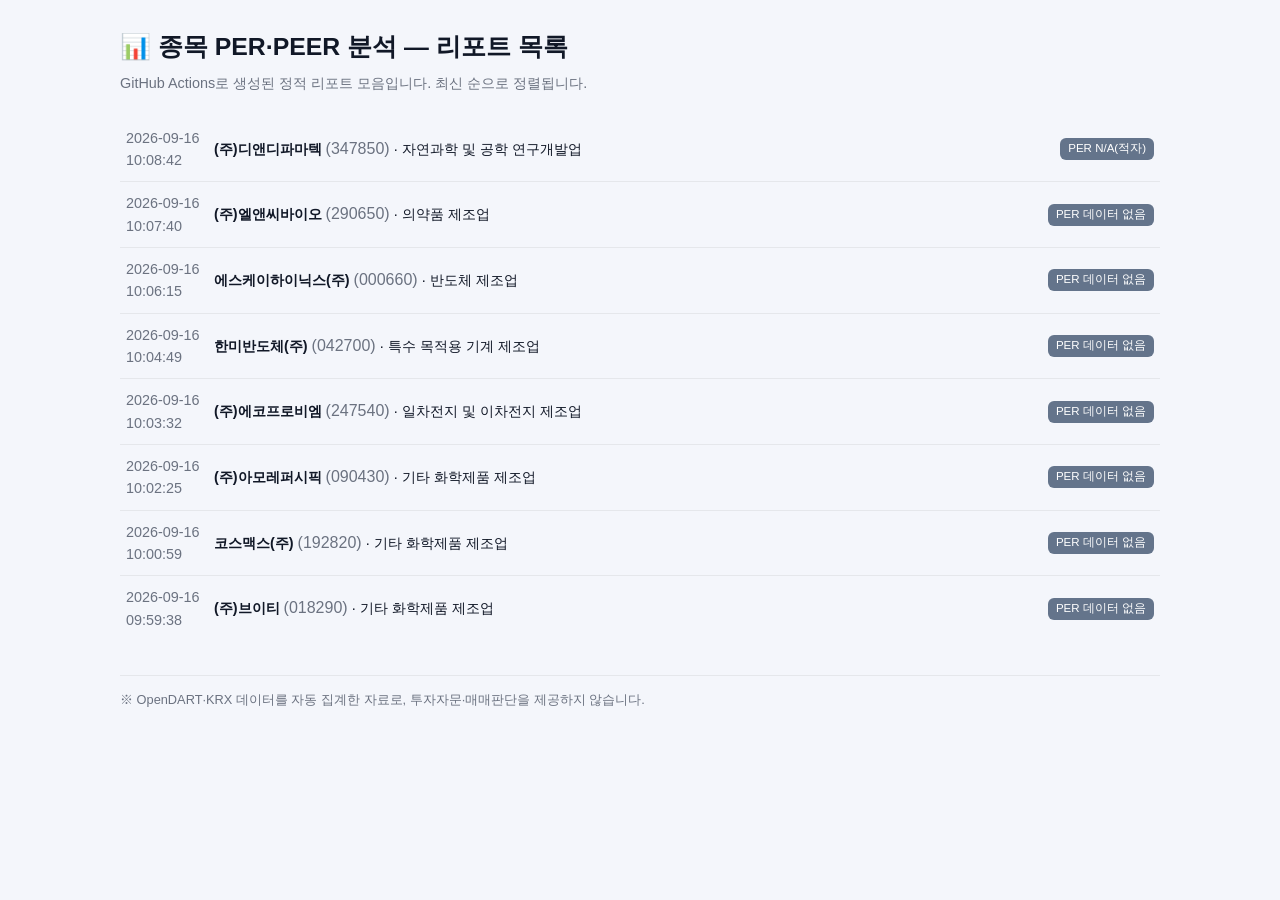
<file: index.html>
<!doctype html>
<html lang="ko">
<head>
<meta charset="utf-8">
<meta name="viewport" content="width=device-width, initial-scale=1">
<title>DART 종목 PER·PEER 분석 — 리포트 목록</title>
<style>
:root{
  --bg:#f4f6fb; --panel:#ffffff; --fg:#111827; --muted:#6b7280; --line:#e5e7eb;
  --brand:#1d4ed8; --brand-soft:#eaf0ff; --target:#e11d48; --target-soft:#fff1f4;
  --good:#059669; --warn:#d97706; --head:#f8fafc; --chip:#5b8cff;
  --good-soft:#eafaf3; --warn-soft:#fff6e9;
  --series-1:#2a78d6; --series-2:#eb6834; --series-3:#1baf7a;
  --shadow:0 1px 3px rgba(16,24,40,.06),0 8px 24px rgba(16,24,40,.06);
}
@media (prefers-color-scheme:dark){
  :root{--bg:#0d1017;--panel:#151a22;--fg:#e6e9ef;--muted:#9aa3b2;--line:#252b36;
    --brand:#5b8cff;--brand-soft:#1a2440;--target:#fb7185;--target-soft:#2a1720;
    --good:#34d399;--warn:#fbbf24;--head:#1b212b;--chip:#3b6ae0;
    --good-soft:#122a20;--warn-soft:#332209;
    --series-1:#3987e5;--series-2:#d95926;--series-3:#199e70;
    --shadow:0 1px 3px rgba(0,0,0,.4),0 8px 24px rgba(0,0,0,.35);}
}
*{box-sizing:border-box}
body{margin:0;background:var(--bg);color:var(--fg);
  font-family:-apple-system,BlinkMacSystemFont,"Apple SD Gothic Neo","Segoe UI",Roboto,sans-serif;line-height:1.55}
.page{max-width:1080px;margin:0 auto;padding:28px 20px 80px}
.hidden{display:none !important}

/* 검색 */
.brand-row{display:flex;align-items:baseline;gap:10px}
h1{font-size:1.55rem;margin:0}
.sub{color:var(--muted);font-size:.9rem;margin:6px 0 22px}
.searchbar{display:flex;gap:10px;max-width:620px}
.searchbar input{flex:1;padding:13px 16px;border:1.5px solid var(--line);border-radius:12px;
  font-size:1rem;background:var(--panel);color:var(--fg)}
.searchbar input:focus{outline:none;border-color:var(--brand)}
.btn{padding:13px 22px;border:0;border-radius:12px;background:var(--brand);color:#fff;font-weight:700;font-size:1rem;cursor:pointer}
.btn:disabled{opacity:.6;cursor:default}
.examples{margin-top:14px;color:var(--muted);font-size:.85rem}
.tagpill{display:inline-block;border:1px solid var(--line);border-radius:999px;padding:3px 12px;margin:0 6px 6px 0;font-size:.82rem;cursor:pointer;background:var(--panel);color:var(--fg)}
.tagpill:hover{border-color:var(--brand);color:var(--brand)}

.error{background:var(--target-soft);color:var(--target);border:1px solid var(--target);border-radius:12px;
  padding:12px 16px;margin:14px 0;font-size:.9rem;max-width:620px}

/* 진행 */
.prog-wrap{max-width:620px}
.bar{height:10px;background:var(--line);border-radius:8px;overflow:hidden}
.fill{height:100%;width:0%;background:linear-gradient(90deg,var(--brand),var(--chip));border-radius:8px;transition:width .3s}
.steps{list-style:none;padding:0;margin:20px 0 0;display:grid;gap:10px}
.steps li{display:flex;align-items:center;gap:11px;font-size:.92rem;color:var(--muted)}
.steps li .ic{width:22px;height:22px;border-radius:50%;display:grid;place-items:center;font-size:.72rem;flex:none;
  border:1.5px solid var(--line);background:var(--panel)}
.steps li.done{color:var(--fg)} .steps li.done .ic{background:var(--good);border-color:var(--good);color:#fff}
.steps li.now{color:var(--fg);font-weight:600} .steps li.now .ic{border-color:var(--brand);color:var(--brand)}
.spin{width:12px;height:12px;border:2px solid var(--brand);border-top-color:transparent;border-radius:50%;animation:spin .7s linear infinite}
@keyframes spin{to{transform:rotate(360deg)}}
.prog-caption{margin-top:16px;font-size:.86rem;color:var(--muted)}
.prog-caption b{color:var(--fg)}

/* 결과 */
.result-head{display:flex;align-items:center;gap:10px;flex-wrap:wrap}
.result-head h1{font-size:1.5rem;margin:0}
.code{color:var(--muted);font-size:1rem}
.sector-chip,.basis-chip{background:var(--brand-soft);color:var(--brand);border-radius:8px;padding:3px 10px;font-size:.8rem;font-weight:600}
.basis-chip{background:var(--head);color:var(--muted)}

/* 밸류에이션 카드(hero) */
.hero-card{margin-top:18px;padding:22px 24px;border-left:5px solid var(--line)}
.hero-card.tone-good{background:var(--good-soft);border-left-color:var(--good)}
.hero-card.tone-warn{background:var(--warn-soft);border-left-color:var(--warn)}
.hero-card.tone-neutral{border-left-color:var(--muted)}
.hero-top{display:flex;align-items:baseline;gap:14px;flex-wrap:wrap}
.hero-label{font-size:1.7rem;font-weight:800;letter-spacing:-.01em}
.hero-label.tone-good{color:var(--good)} .hero-label.tone-warn{color:var(--warn)} .hero-label.tone-neutral{color:var(--fg)}
.hero-discount{font-size:.95rem;color:var(--fg)}
.hero-discount b{font-variant-numeric:tabular-nums}
.hero-note{margin-top:6px;font-size:.92rem;color:var(--fg)}
.hero-rank{margin-top:4px;font-size:.85rem;color:var(--muted)}
.val-rank-n{font-weight:800;color:var(--fg);font-size:1rem}
.gauge-wrap{margin-top:14px;max-width:660px}
.gauge-svg{display:block;overflow:visible}
.gauge-lab{font-size:11px;fill:var(--fg)}
.gauge-lab.muted{fill:var(--muted)}
.gauge-lab.gauge-target{font-weight:700}
.hero-caveats{margin:14px 0 0;padding-left:18px;font-size:.82rem;color:var(--muted)}
.hero-caveats li{margin:3px 0}

/* KPI 행 */
.kpi-row{display:grid;grid-template-columns:repeat(5,1fr);gap:14px;margin:20px 0 8px}
.kpi{background:var(--panel);border:1px solid var(--line);border-radius:14px;padding:15px 16px}
.kpi .lab{font-size:.78rem;color:var(--muted)}
.kpi .val{font-size:1.5rem;font-weight:800;margin-top:4px;letter-spacing:-.01em}
.kpi .val small{font-size:.9rem;font-weight:600;color:var(--muted)}
.kpi.kpi-warn{background:var(--warn-soft);border-color:var(--warn)}
.kpi .note{font-size:.78rem;margin-top:4px}
.note.good{color:var(--good)} .note.warn{color:var(--warn)} .note.muted{color:var(--muted)}

h2{font-size:1.08rem;margin:34px 0 12px;padding-bottom:8px;border-bottom:2px solid var(--brand);display:inline-block}
h2 .hint{font-size:.8rem;color:var(--muted);font-weight:500}
.card{background:var(--panel);border:1px solid var(--line);border-radius:14px;padding:8px 4px}
.chart-card{padding:16px 18px 8px}
.chart-empty{padding:24px 8px;text-align:center;color:var(--muted);font-size:.88rem}

.table-scroll{overflow-x:auto}
table{width:100%;border-collapse:collapse;font-size:.9rem}
th,td{padding:11px 14px;border-bottom:1px solid var(--line);white-space:nowrap;text-align:left}
th{background:var(--head);color:var(--muted);font-size:.78rem;font-weight:600}
td.num,th.num{text-align:right;font-variant-numeric:tabular-nums}
tr.target td{background:var(--target-soft);font-weight:700}
tr.target td:first-child::before{content:"★ ";color:var(--target)}
.badge-under{color:var(--good);font-weight:700}
.badge-over{color:var(--warn);font-weight:700}

.disc{list-style:none;padding:0;margin:6px 0 0}
.disc li{display:flex;align-items:center;gap:10px;padding:10px 6px;border-bottom:1px solid var(--line);font-size:.9rem}
.disc li:last-child{border-bottom:0}
.disc li.high{background:var(--warn-soft)}
.disc .d{color:var(--muted);font-variant-numeric:tabular-nums;width:78px;flex:none}
.disc .t{flex:1}
.disc .t a{color:inherit;text-decoration:none}
.disc .t a:hover{color:var(--brand);text-decoration:underline}
.disc .type{font-size:.72rem;color:#fff;border-radius:6px;padding:2px 8px;flex:none}
.type.reg{background:#64748b}.type.major{background:#d97706}.type.issue{background:#7c3aed}.type.etc{background:#94a3b8}
.cat-tag{font-size:.72rem;color:var(--muted);border:1px solid var(--line);border-radius:6px;padding:2px 8px;flex:none}
.src-tag{font-size:.76rem;color:var(--muted);flex:none}

/* 재무 인사이트 */
.fin-card{padding:18px 20px}
.fin-headline{font-size:1.08rem;font-weight:700;margin-bottom:10px}
.fin-list{list-style:none;margin:0;padding:0;display:grid;gap:8px}
.fin-item{display:flex;align-items:flex-start;gap:10px;font-size:.92rem;padding:8px 10px;border-radius:10px;background:var(--head)}
.fin-ic{flex:none;font-size:.75rem;line-height:1.5}
.fin-ic.tone-good{color:var(--good)} .fin-ic.tone-warn{color:var(--warn)} .fin-ic.tone-neutral{color:var(--muted)}
.fin-text{flex:1}
.fin-metric{flex:none;font-size:.78rem;font-weight:700;font-variant-numeric:tabular-nums;border-radius:8px;padding:2px 9px;white-space:nowrap}
.fin-metric.tone-good{color:var(--good);background:var(--good-soft)}
.fin-metric.tone-warn{color:var(--warn);background:var(--warn-soft)}
.fin-metric.tone-neutral{color:var(--muted);background:var(--head)}
.fin-empty{padding:14px 16px;color:var(--muted);font-size:.88rem}

/* 손익계산서 */
.stmt-table td.num.pos{color:var(--good)}
.stmt-table td.num.neg{color:var(--warn)}

/* 차트 범례/공용 SVG 텍스트 */
.legend-row{display:flex;flex-wrap:wrap;gap:14px;margin:0 0 10px;font-size:.82rem;color:var(--muted)}
.legend-item{display:inline-flex;align-items:center;gap:6px}
.legend-dot{width:10px;height:10px;border-radius:2px;display:inline-block}
.cost-svg,.trend-svg,.peer-svg{display:block;overflow:visible}
.stack-row-label{font-size:12px;fill:var(--fg);font-weight:600}
.seg-label{font-size:11px;font-weight:700}
.grid-line{stroke:var(--line);stroke-width:1}
.axis-line{stroke:var(--line);stroke-width:1}
.axis-lab{font-size:11px;fill:var(--muted)}
.bar-end-lab{font-size:11px;fill:var(--fg);font-weight:700;font-variant-numeric:tabular-nums}
.line-end-lab{font-size:11px;fill:var(--brand);font-weight:700;font-variant-numeric:tabular-nums}
.peer-name{font-size:.86rem;fill:var(--muted)}
.peer-name.target{fill:var(--target);font-weight:700}
.peer-val{font-size:.86rem;font-weight:700;fill:var(--fg);font-variant-numeric:tabular-nums}
.peer-val.muted{font-weight:400;fill:var(--muted)}
.median-line{stroke:var(--muted);stroke-width:2;stroke-dasharray:4 3}

/* 산업 동향 */
.terms-row{font-size:.84rem;color:var(--muted);margin:2px 0 12px}
.tagpill.static{cursor:default}
.tagpill.static:hover{border-color:var(--line);color:var(--fg)}
.industry-summary{padding:14px 16px;margin-bottom:10px;font-size:.9rem}
.industry-summary ul{margin:8px 0 0;padding-left:18px}
.industry-list{margin-top:2px}

/* 투자포인트·리스크 */
.ins-grid{display:grid;grid-template-columns:1fr 1fr;gap:16px}
.ins-card{padding:16px 18px;border-left:4px solid var(--line)}
.ins-card.ins-good{border-left-color:var(--good)}
.ins-card.ins-warn{border-left-color:var(--warn)}
.ins-card.ins-neutral{border-left-color:var(--muted)}
.ins-card ul{margin:0;padding-left:18px;font-size:.9rem}
.ins-card li{margin:4px 0}
.ins-title{font-weight:700;margin-bottom:8px}
.ins-title.tone-good{color:var(--good)}
.ins-title.tone-warn{color:var(--warn)}
.ins-title.tone-neutral{color:var(--fg)}
.src-ref{color:var(--brand);font-size:.78em}
.src-list{margin-top:12px;padding:12px 16px;font-size:.82rem;color:var(--muted)}
.src-list a{color:var(--brand);word-break:break-all}
.ins-empty{padding:14px 16px;color:var(--muted);font-size:.88rem}
.ins-banner{padding:10px 16px;margin-bottom:12px;border-radius:10px;background:var(--head);color:var(--muted);font-size:.84rem}
.src-group{margin-bottom:18px}
.src-group:last-child{margin-bottom:0}
.src-group-title{font-weight:700;font-size:.92rem;margin:0 0 4px}
.src-group-title .hint{font-weight:500;color:var(--muted);font-size:.78rem}

@media (max-width:720px){
  .ins-grid{grid-template-columns:1fr}
}

.disclaimer{margin-top:34px;padding-top:14px;border-top:1px solid var(--line);color:var(--muted);font-size:.8rem}

@media (max-width:720px){
  .kpi-row{grid-template-columns:repeat(2,1fr)}
  .hero-card{padding:18px 16px}
  .hero-label{font-size:1.4rem}
  .page{padding:20px 14px 60px}
}

.disc a{color:inherit;font-weight:700;text-decoration:none}
.disc a:hover{color:var(--brand)}
</style>
</head>
<body>
<div class="page">
  <div class="brand-row"><h1>📊 종목 PER·PEER 분석 — 리포트 목록</h1></div>
  <p class="sub">GitHub Actions로 생성된 정적 리포트 모음입니다. 최신 순으로 정렬됩니다.</p>
  <ul class="disc">
<li><span class="d">2026-09-16 10:08:42</span><span class="t"><a href="(주)디앤디파마텍.html">(주)디앤디파마텍</a> <span class="code">(347850)</span> · 자연과학 및 공학 연구개발업</span><span class="type reg">PER N/A(적자)</span></li>
<li><span class="d">2026-09-16 10:07:40</span><span class="t"><a href="(주)엘앤씨바이오.html">(주)엘앤씨바이오</a> <span class="code">(290650)</span> · 의약품 제조업</span><span class="type reg">PER 데이터 없음</span></li>
<li><span class="d">2026-09-16 10:06:15</span><span class="t"><a href="에스케이하이닉스(주).html">에스케이하이닉스(주)</a> <span class="code">(000660)</span> · 반도체 제조업</span><span class="type reg">PER 데이터 없음</span></li>
<li><span class="d">2026-09-16 10:04:49</span><span class="t"><a href="한미반도체(주).html">한미반도체(주)</a> <span class="code">(042700)</span> · 특수 목적용 기계 제조업</span><span class="type reg">PER 데이터 없음</span></li>
<li><span class="d">2026-09-16 10:03:32</span><span class="t"><a href="(주)에코프로비엠.html">(주)에코프로비엠</a> <span class="code">(247540)</span> · 일차전지 및 이차전지 제조업</span><span class="type reg">PER 데이터 없음</span></li>
<li><span class="d">2026-09-16 10:02:25</span><span class="t"><a href="(주)아모레퍼시픽.html">(주)아모레퍼시픽</a> <span class="code">(090430)</span> · 기타 화학제품 제조업</span><span class="type reg">PER 데이터 없음</span></li>
<li><span class="d">2026-09-16 10:00:59</span><span class="t"><a href="코스맥스(주).html">코스맥스(주)</a> <span class="code">(192820)</span> · 기타 화학제품 제조업</span><span class="type reg">PER 데이터 없음</span></li>
<li><span class="d">2026-09-16 09:59:38</span><span class="t"><a href="(주)브이티.html">(주)브이티</a> <span class="code">(018290)</span> · 기타 화학제품 제조업</span><span class="type reg">PER 데이터 없음</span></li>
  </ul>
  <div class="disclaimer">※ OpenDART·KRX 데이터를 자동 집계한 자료로, 투자자문·매매판단을 제공하지 않습니다.</div>
</div>
</body>
</html>
</file>
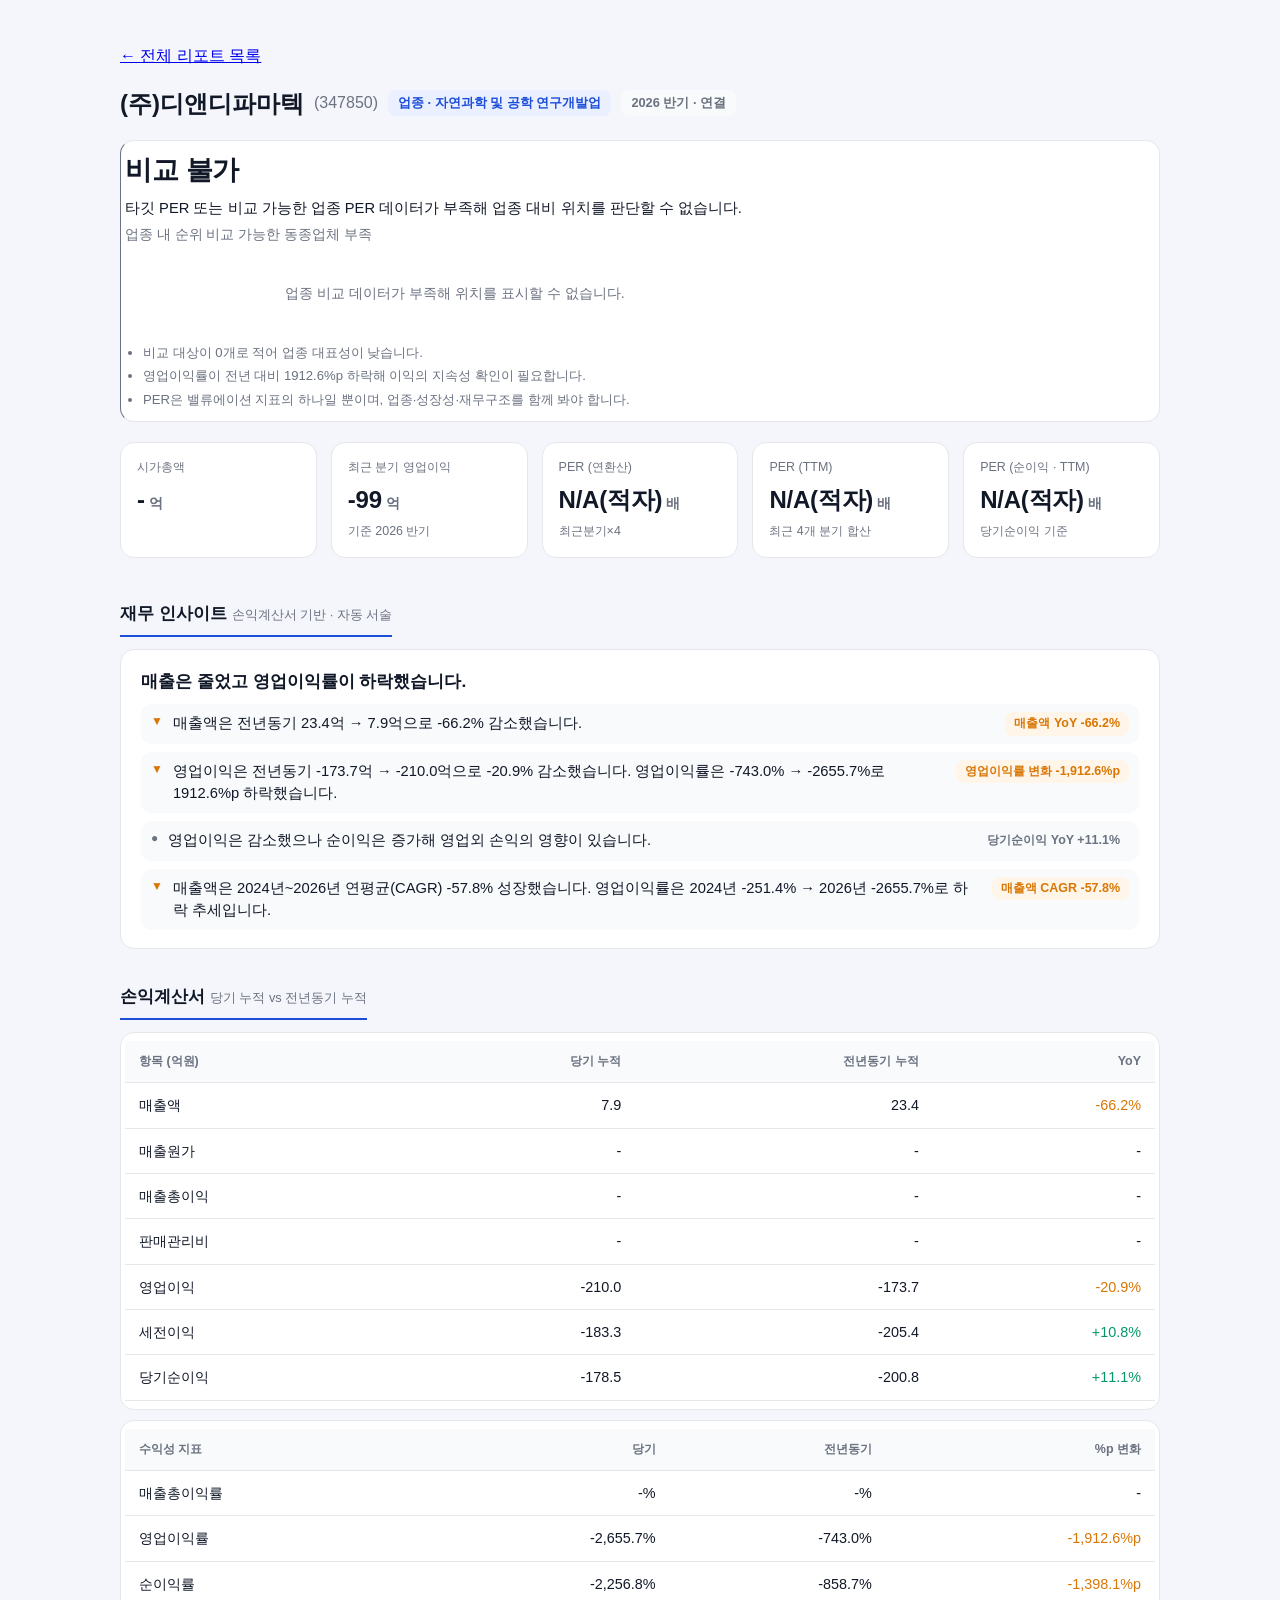
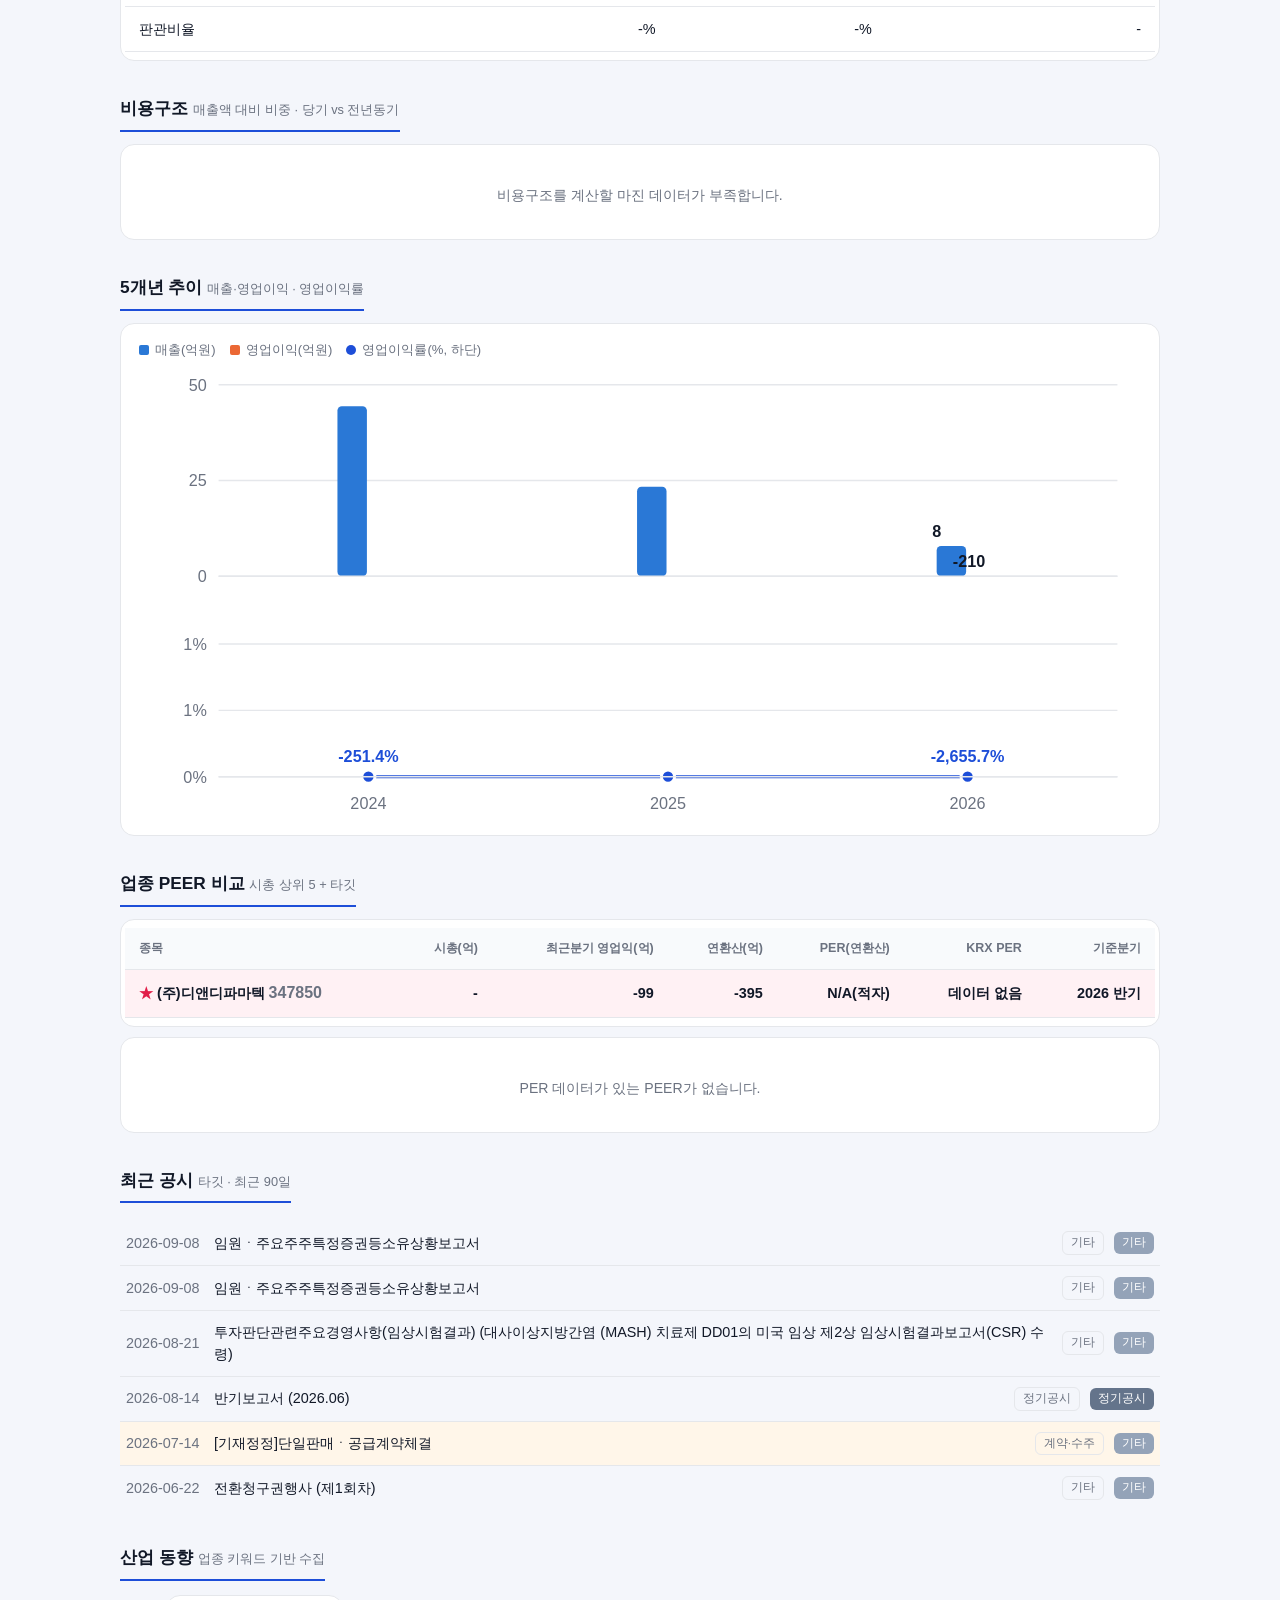
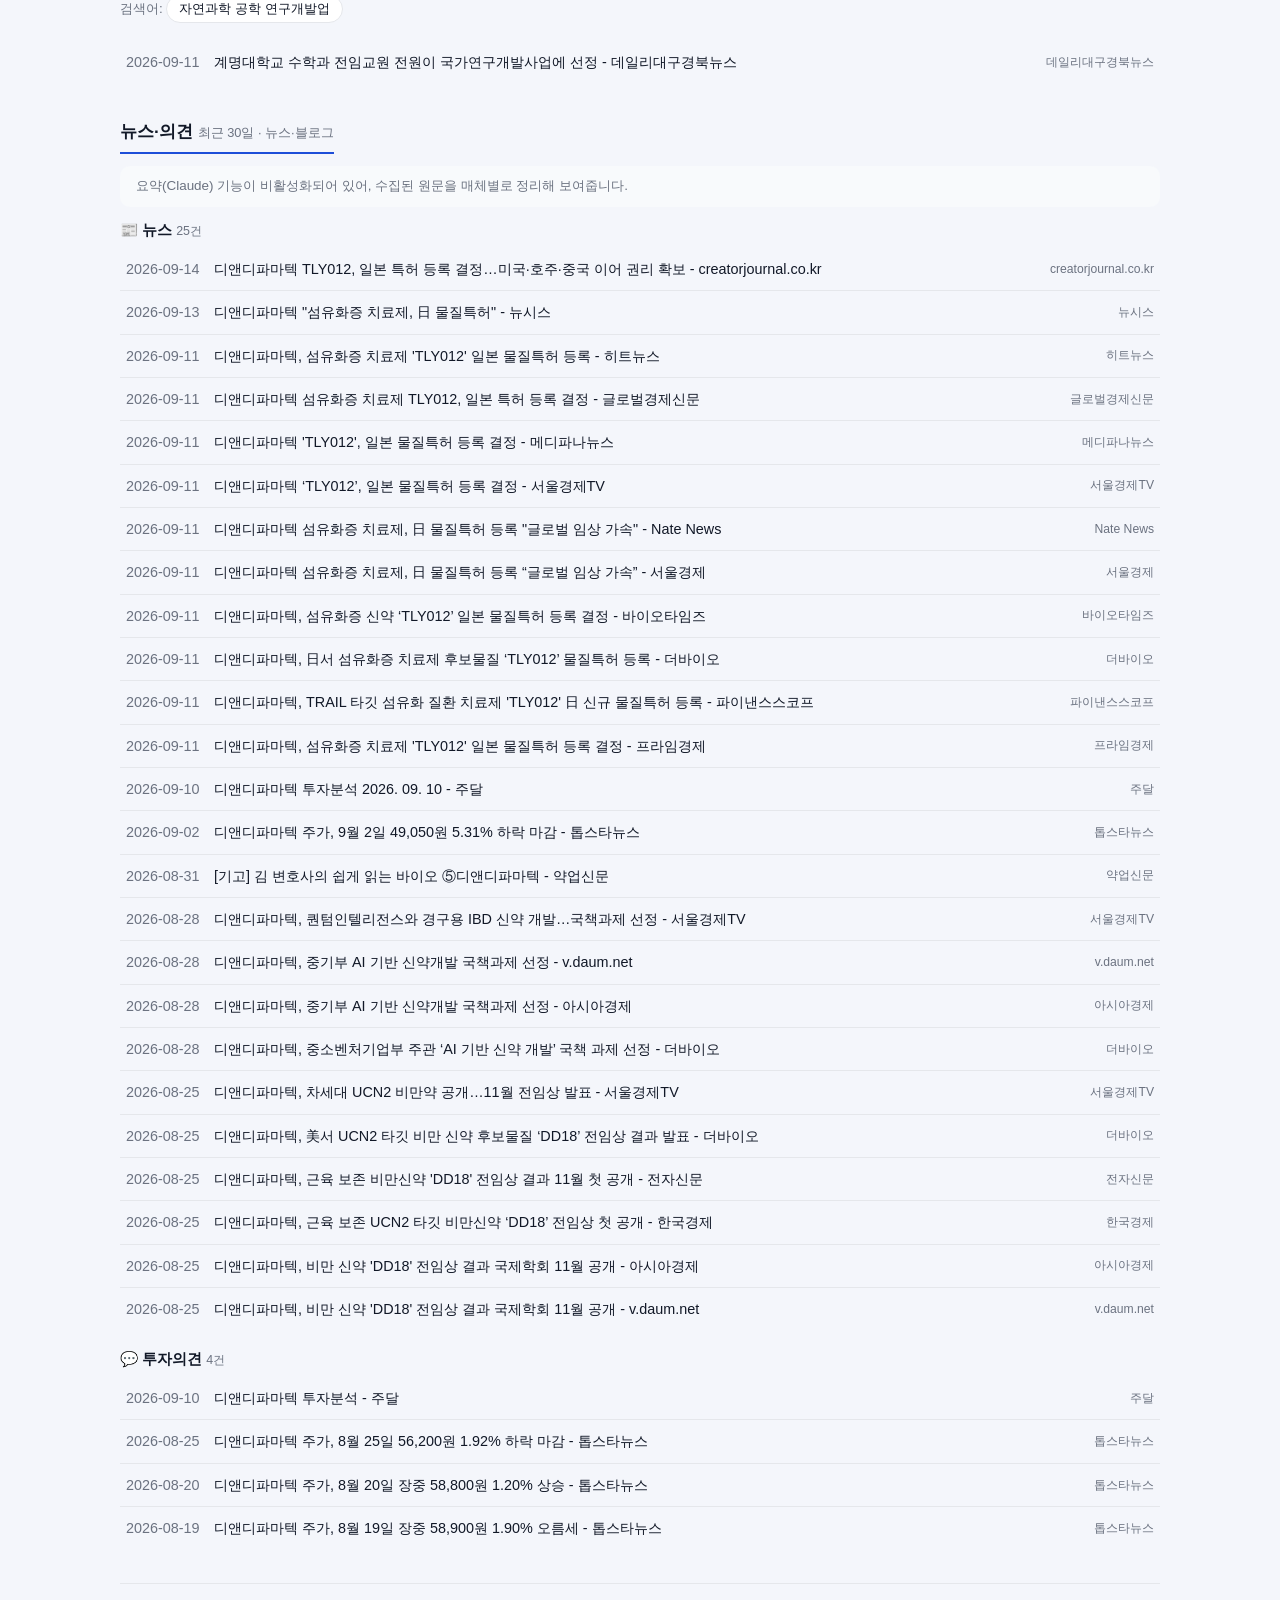
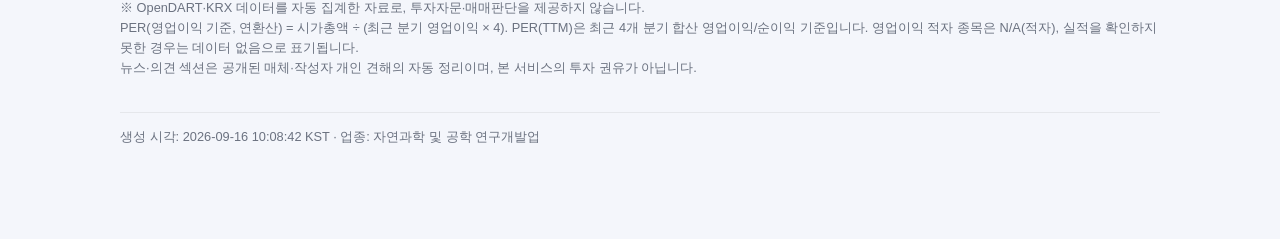
<file: (주)디앤디파마텍.html>
<!doctype html>
<html lang="ko">
<head>
<meta charset="utf-8">
<meta name="viewport" content="width=device-width, initial-scale=1">
<title>(주)디앤디파마텍(347850) PER·PEER 분석 리포트 · 2026-09-16 10:08:42</title>
<style>
:root{
  --bg:#f4f6fb; --panel:#ffffff; --fg:#111827; --muted:#6b7280; --line:#e5e7eb;
  --brand:#1d4ed8; --brand-soft:#eaf0ff; --target:#e11d48; --target-soft:#fff1f4;
  --good:#059669; --warn:#d97706; --head:#f8fafc; --chip:#5b8cff;
  --good-soft:#eafaf3; --warn-soft:#fff6e9;
  --series-1:#2a78d6; --series-2:#eb6834; --series-3:#1baf7a;
  --shadow:0 1px 3px rgba(16,24,40,.06),0 8px 24px rgba(16,24,40,.06);
}
@media (prefers-color-scheme:dark){
  :root{--bg:#0d1017;--panel:#151a22;--fg:#e6e9ef;--muted:#9aa3b2;--line:#252b36;
    --brand:#5b8cff;--brand-soft:#1a2440;--target:#fb7185;--target-soft:#2a1720;
    --good:#34d399;--warn:#fbbf24;--head:#1b212b;--chip:#3b6ae0;
    --good-soft:#122a20;--warn-soft:#332209;
    --series-1:#3987e5;--series-2:#d95926;--series-3:#199e70;
    --shadow:0 1px 3px rgba(0,0,0,.4),0 8px 24px rgba(0,0,0,.35);}
}
*{box-sizing:border-box}
body{margin:0;background:var(--bg);color:var(--fg);
  font-family:-apple-system,BlinkMacSystemFont,"Apple SD Gothic Neo","Segoe UI",Roboto,sans-serif;line-height:1.55}
.page{max-width:1080px;margin:0 auto;padding:28px 20px 80px}
.hidden{display:none !important}

/* 검색 */
.brand-row{display:flex;align-items:baseline;gap:10px}
h1{font-size:1.55rem;margin:0}
.sub{color:var(--muted);font-size:.9rem;margin:6px 0 22px}
.searchbar{display:flex;gap:10px;max-width:620px}
.searchbar input{flex:1;padding:13px 16px;border:1.5px solid var(--line);border-radius:12px;
  font-size:1rem;background:var(--panel);color:var(--fg)}
.searchbar input:focus{outline:none;border-color:var(--brand)}
.btn{padding:13px 22px;border:0;border-radius:12px;background:var(--brand);color:#fff;font-weight:700;font-size:1rem;cursor:pointer}
.btn:disabled{opacity:.6;cursor:default}
.examples{margin-top:14px;color:var(--muted);font-size:.85rem}
.tagpill{display:inline-block;border:1px solid var(--line);border-radius:999px;padding:3px 12px;margin:0 6px 6px 0;font-size:.82rem;cursor:pointer;background:var(--panel);color:var(--fg)}
.tagpill:hover{border-color:var(--brand);color:var(--brand)}

.error{background:var(--target-soft);color:var(--target);border:1px solid var(--target);border-radius:12px;
  padding:12px 16px;margin:14px 0;font-size:.9rem;max-width:620px}

/* 진행 */
.prog-wrap{max-width:620px}
.bar{height:10px;background:var(--line);border-radius:8px;overflow:hidden}
.fill{height:100%;width:0%;background:linear-gradient(90deg,var(--brand),var(--chip));border-radius:8px;transition:width .3s}
.steps{list-style:none;padding:0;margin:20px 0 0;display:grid;gap:10px}
.steps li{display:flex;align-items:center;gap:11px;font-size:.92rem;color:var(--muted)}
.steps li .ic{width:22px;height:22px;border-radius:50%;display:grid;place-items:center;font-size:.72rem;flex:none;
  border:1.5px solid var(--line);background:var(--panel)}
.steps li.done{color:var(--fg)} .steps li.done .ic{background:var(--good);border-color:var(--good);color:#fff}
.steps li.now{color:var(--fg);font-weight:600} .steps li.now .ic{border-color:var(--brand);color:var(--brand)}
.spin{width:12px;height:12px;border:2px solid var(--brand);border-top-color:transparent;border-radius:50%;animation:spin .7s linear infinite}
@keyframes spin{to{transform:rotate(360deg)}}
.prog-caption{margin-top:16px;font-size:.86rem;color:var(--muted)}
.prog-caption b{color:var(--fg)}

/* 결과 */
.result-head{display:flex;align-items:center;gap:10px;flex-wrap:wrap}
.result-head h1{font-size:1.5rem;margin:0}
.code{color:var(--muted);font-size:1rem}
.sector-chip,.basis-chip{background:var(--brand-soft);color:var(--brand);border-radius:8px;padding:3px 10px;font-size:.8rem;font-weight:600}
.basis-chip{background:var(--head);color:var(--muted)}

/* 밸류에이션 카드(hero) */
.hero-card{margin-top:18px;padding:22px 24px;border-left:5px solid var(--line)}
.hero-card.tone-good{background:var(--good-soft);border-left-color:var(--good)}
.hero-card.tone-warn{background:var(--warn-soft);border-left-color:var(--warn)}
.hero-card.tone-neutral{border-left-color:var(--muted)}
.hero-top{display:flex;align-items:baseline;gap:14px;flex-wrap:wrap}
.hero-label{font-size:1.7rem;font-weight:800;letter-spacing:-.01em}
.hero-label.tone-good{color:var(--good)} .hero-label.tone-warn{color:var(--warn)} .hero-label.tone-neutral{color:var(--fg)}
.hero-discount{font-size:.95rem;color:var(--fg)}
.hero-discount b{font-variant-numeric:tabular-nums}
.hero-note{margin-top:6px;font-size:.92rem;color:var(--fg)}
.hero-rank{margin-top:4px;font-size:.85rem;color:var(--muted)}
.val-rank-n{font-weight:800;color:var(--fg);font-size:1rem}
.gauge-wrap{margin-top:14px;max-width:660px}
.gauge-svg{display:block;overflow:visible}
.gauge-lab{font-size:11px;fill:var(--fg)}
.gauge-lab.muted{fill:var(--muted)}
.gauge-lab.gauge-target{font-weight:700}
.hero-caveats{margin:14px 0 0;padding-left:18px;font-size:.82rem;color:var(--muted)}
.hero-caveats li{margin:3px 0}

/* KPI 행 */
.kpi-row{display:grid;grid-template-columns:repeat(5,1fr);gap:14px;margin:20px 0 8px}
.kpi{background:var(--panel);border:1px solid var(--line);border-radius:14px;padding:15px 16px}
.kpi .lab{font-size:.78rem;color:var(--muted)}
.kpi .val{font-size:1.5rem;font-weight:800;margin-top:4px;letter-spacing:-.01em}
.kpi .val small{font-size:.9rem;font-weight:600;color:var(--muted)}
.kpi.kpi-warn{background:var(--warn-soft);border-color:var(--warn)}
.kpi .note{font-size:.78rem;margin-top:4px}
.note.good{color:var(--good)} .note.warn{color:var(--warn)} .note.muted{color:var(--muted)}

h2{font-size:1.08rem;margin:34px 0 12px;padding-bottom:8px;border-bottom:2px solid var(--brand);display:inline-block}
h2 .hint{font-size:.8rem;color:var(--muted);font-weight:500}
.card{background:var(--panel);border:1px solid var(--line);border-radius:14px;padding:8px 4px}
.chart-card{padding:16px 18px 8px}
.chart-empty{padding:24px 8px;text-align:center;color:var(--muted);font-size:.88rem}

.table-scroll{overflow-x:auto}
table{width:100%;border-collapse:collapse;font-size:.9rem}
th,td{padding:11px 14px;border-bottom:1px solid var(--line);white-space:nowrap;text-align:left}
th{background:var(--head);color:var(--muted);font-size:.78rem;font-weight:600}
td.num,th.num{text-align:right;font-variant-numeric:tabular-nums}
tr.target td{background:var(--target-soft);font-weight:700}
tr.target td:first-child::before{content:"★ ";color:var(--target)}
.badge-under{color:var(--good);font-weight:700}
.badge-over{color:var(--warn);font-weight:700}

.disc{list-style:none;padding:0;margin:6px 0 0}
.disc li{display:flex;align-items:center;gap:10px;padding:10px 6px;border-bottom:1px solid var(--line);font-size:.9rem}
.disc li:last-child{border-bottom:0}
.disc li.high{background:var(--warn-soft)}
.disc .d{color:var(--muted);font-variant-numeric:tabular-nums;width:78px;flex:none}
.disc .t{flex:1}
.disc .t a{color:inherit;text-decoration:none}
.disc .t a:hover{color:var(--brand);text-decoration:underline}
.disc .type{font-size:.72rem;color:#fff;border-radius:6px;padding:2px 8px;flex:none}
.type.reg{background:#64748b}.type.major{background:#d97706}.type.issue{background:#7c3aed}.type.etc{background:#94a3b8}
.cat-tag{font-size:.72rem;color:var(--muted);border:1px solid var(--line);border-radius:6px;padding:2px 8px;flex:none}
.src-tag{font-size:.76rem;color:var(--muted);flex:none}

/* 재무 인사이트 */
.fin-card{padding:18px 20px}
.fin-headline{font-size:1.08rem;font-weight:700;margin-bottom:10px}
.fin-list{list-style:none;margin:0;padding:0;display:grid;gap:8px}
.fin-item{display:flex;align-items:flex-start;gap:10px;font-size:.92rem;padding:8px 10px;border-radius:10px;background:var(--head)}
.fin-ic{flex:none;font-size:.75rem;line-height:1.5}
.fin-ic.tone-good{color:var(--good)} .fin-ic.tone-warn{color:var(--warn)} .fin-ic.tone-neutral{color:var(--muted)}
.fin-text{flex:1}
.fin-metric{flex:none;font-size:.78rem;font-weight:700;font-variant-numeric:tabular-nums;border-radius:8px;padding:2px 9px;white-space:nowrap}
.fin-metric.tone-good{color:var(--good);background:var(--good-soft)}
.fin-metric.tone-warn{color:var(--warn);background:var(--warn-soft)}
.fin-metric.tone-neutral{color:var(--muted);background:var(--head)}
.fin-empty{padding:14px 16px;color:var(--muted);font-size:.88rem}

/* 손익계산서 */
.stmt-table td.num.pos{color:var(--good)}
.stmt-table td.num.neg{color:var(--warn)}

/* 차트 범례/공용 SVG 텍스트 */
.legend-row{display:flex;flex-wrap:wrap;gap:14px;margin:0 0 10px;font-size:.82rem;color:var(--muted)}
.legend-item{display:inline-flex;align-items:center;gap:6px}
.legend-dot{width:10px;height:10px;border-radius:2px;display:inline-block}
.cost-svg,.trend-svg,.peer-svg{display:block;overflow:visible}
.stack-row-label{font-size:12px;fill:var(--fg);font-weight:600}
.seg-label{font-size:11px;font-weight:700}
.grid-line{stroke:var(--line);stroke-width:1}
.axis-line{stroke:var(--line);stroke-width:1}
.axis-lab{font-size:11px;fill:var(--muted)}
.bar-end-lab{font-size:11px;fill:var(--fg);font-weight:700;font-variant-numeric:tabular-nums}
.line-end-lab{font-size:11px;fill:var(--brand);font-weight:700;font-variant-numeric:tabular-nums}
.peer-name{font-size:.86rem;fill:var(--muted)}
.peer-name.target{fill:var(--target);font-weight:700}
.peer-val{font-size:.86rem;font-weight:700;fill:var(--fg);font-variant-numeric:tabular-nums}
.peer-val.muted{font-weight:400;fill:var(--muted)}
.median-line{stroke:var(--muted);stroke-width:2;stroke-dasharray:4 3}

/* 산업 동향 */
.terms-row{font-size:.84rem;color:var(--muted);margin:2px 0 12px}
.tagpill.static{cursor:default}
.tagpill.static:hover{border-color:var(--line);color:var(--fg)}
.industry-summary{padding:14px 16px;margin-bottom:10px;font-size:.9rem}
.industry-summary ul{margin:8px 0 0;padding-left:18px}
.industry-list{margin-top:2px}

/* 투자포인트·리스크 */
.ins-grid{display:grid;grid-template-columns:1fr 1fr;gap:16px}
.ins-card{padding:16px 18px;border-left:4px solid var(--line)}
.ins-card.ins-good{border-left-color:var(--good)}
.ins-card.ins-warn{border-left-color:var(--warn)}
.ins-card.ins-neutral{border-left-color:var(--muted)}
.ins-card ul{margin:0;padding-left:18px;font-size:.9rem}
.ins-card li{margin:4px 0}
.ins-title{font-weight:700;margin-bottom:8px}
.ins-title.tone-good{color:var(--good)}
.ins-title.tone-warn{color:var(--warn)}
.ins-title.tone-neutral{color:var(--fg)}
.src-ref{color:var(--brand);font-size:.78em}
.src-list{margin-top:12px;padding:12px 16px;font-size:.82rem;color:var(--muted)}
.src-list a{color:var(--brand);word-break:break-all}
.ins-empty{padding:14px 16px;color:var(--muted);font-size:.88rem}
.ins-banner{padding:10px 16px;margin-bottom:12px;border-radius:10px;background:var(--head);color:var(--muted);font-size:.84rem}
.src-group{margin-bottom:18px}
.src-group:last-child{margin-bottom:0}
.src-group-title{font-weight:700;font-size:.92rem;margin:0 0 4px}
.src-group-title .hint{font-weight:500;color:var(--muted);font-size:.78rem}

@media (max-width:720px){
  .ins-grid{grid-template-columns:1fr}
}

.disclaimer{margin-top:34px;padding-top:14px;border-top:1px solid var(--line);color:var(--muted);font-size:.8rem}

@media (max-width:720px){
  .kpi-row{grid-template-columns:repeat(2,1fr)}
  .hero-card{padding:18px 16px}
  .hero-label{font-size:1.4rem}
  .page{padding:20px 14px 60px}
}

</style>
</head>
<body>
<div class="page">
  <p><a href="index.html">&larr; 전체 리포트 목록</a></p>
  <section id="view-result" class="view">
    <div id="result"></div>
  </section>
  <p class="disclaimer">생성 시각: 2026-09-16 10:08:42 KST · 업종: 자연과학 및 공학 연구개발업</p>
</div>
<script>
// 결과(res) 렌더링 — 라이브 앱(web/app.js)과 정적 리포트(scripts/build_site.py가 생성하는
// HTML)가 함께 사용하는 순수 렌더 로직. DOM에 값을 "그려 넣는" 것 외의 상태(폴링, 진행바 등)는
// 다루지 않는다. 라이브 SPA 전용 동작(검색 화면으로 복귀)은 #view-search 존재 여부로
// 감지해서만 덧붙인다 — 정적 리포트에는 그 화면 자체가 없기 때문이다.
//
// 차트는 전부 인라인 SVG로 이 파일 안에서 생성한다(외부 라이브러리/CDN 없음 — 정적
// Pages 빌드가 자기완결형을 유지해야 한다). 색상은 CSS 커스텀 프로퍼티(--fg, --muted,
// --brand, --target, --good, --warn, --panel, --line, --series-1/2/3)를 통해 라이트/다크
// 테마를 함께 지원한다.
const $ = (s) => document.querySelector(s);

const REPRT_LABEL = { Q1: "1분기", HALF: "반기", Q3: "3분기", ANNUAL: "4분기" };
const FS_DIV_LABEL = { CFS: "연결", OFS: "별도" };

const fmt = (v, dp = 1) => (typeof v === "number" && !Number.isNaN(v)
  ? v.toLocaleString("ko-KR", { minimumFractionDigits: dp, maximumFractionDigits: dp })
  : "-");

const fmtSigned = (v, dp = 1) => (typeof v === "number" && !Number.isNaN(v)
  ? (v > 0 ? "+" : "") + fmt(v, dp)
  : "-");

function fmtMetric(m) {
  if (!m || typeof m.value !== "number" || Number.isNaN(m.value)) return "-";
  return fmtSigned(m.value, 1) + (m.unit || "");
}

// PER(영업이익 기준) 셀: 결측 사유(per_status)에 따라 "적자"와 "데이터 없음"을 구분해서
// 표기한다. per_status가 없는 값(적자 여부를 판단할 근거가 없는 경우)은 항상 "데이터 없음".
function perCell(v, status) {
  if (typeof v === "number" && !Number.isNaN(v)) return fmt(v, 1);
  return status === "loss" ? "N/A(적자)" : "데이터 없음";
}

// KRX PER 컬럼은 영업이익 데이터를 근거로 하지 않으므로(단순 시세 교차검증용) "적자"라고
// 단정할 근거가 없다 — 값이 없으면 항상 "데이터 없음"으로만 표기한다.
function krxPerCell(v) {
  return (typeof v === "number" && !Number.isNaN(v)) ? fmt(v, 1) : "데이터 없음";
}

function basisLabel(row) {
  if (!row || !row.year || !row.reprt_key) return "-";
  const q = REPRT_LABEL[row.reprt_key] || row.reprt_key;
  const suffix = row.fs_div === "OFS" ? "(별도)" : "";
  return row.year + " " + q + suffix;
}

function periodLabel(row) {
  if (!row || !row.year || !row.reprt_key) return "-";
  const q = REPRT_LABEL[row.reprt_key] || row.reprt_key;
  const fs = FS_DIV_LABEL[row.fs_div] || "연결";
  return row.year + " " + q + " · " + fs;
}

function perBadgeClass(v, median, insufficientPeers) {
  if (insufficientPeers) return "";
  if (typeof v !== "number" || typeof median !== "number") return "";
  if (v < median) return "badge-under";
  if (v > median * 1.3) return "badge-over";
  return "";
}

function fmtDate(d) {
  if (typeof d === "string" && d.length === 8 && /^\d{8}$/.test(d)) {
    return d.slice(0, 4) + "-" + d.slice(4, 6) + "-" + d.slice(6, 8);
  }
  return d || "-";
}

function escapeHtml(s) {
  return String(s == null ? "" : s)
    .replace(/&/g, "&amp;").replace(/</g, "&lt;").replace(/>/g, "&gt;")
    .replace(/"/g, "&quot;").replace(/'/g, "&#39;");
}

// 밸류에이션 level -> 색상 토큰/텍스트 클래스. deep_discount/discount(저평가)는 긍정,
// inline(업종 평균)은 중립, premium/high_premium(고평가)은 경계. "unavailable"은 중립 처리.
const LEVEL_TONE = {
  deep_discount: "good", discount: "good",
  inline: "neutral",
  premium: "warn", high_premium: "warn",
  unavailable: "neutral",
};

function levelTone(level) {
  return LEVEL_TONE[level] || "neutral";
}

// ---------------------------------------------------------------------------
// 공용 SVG 헬퍼
// ---------------------------------------------------------------------------

function chartEmpty(label) {
  return '<div class="chart-empty">' + escapeHtml(label || "데이터 없음") + "</div>";
}

function niceMax(v) {
  if (!(v > 0)) return 1;
  const mag = Math.pow(10, Math.floor(Math.log10(v)));
  const steps = [1, 1.2, 1.5, 2, 2.5, 3, 4, 5, 6, 8, 10];
  for (const s of steps) {
    if (v <= s * mag) return s * mag;
  }
  return 10 * mag;
}

// ---------------------------------------------------------------------------
// 1) 헤더
// ---------------------------------------------------------------------------

function renderHeader(t, overview) {
  const sector = overview && (overview.sector || overview.industry);
  const sectorChip = sector
    ? '<span class="sector-chip">업종 · ' + escapeHtml(sector) + "</span>" : "";
  return (
    '<div class="result-head">' +
      "<h1>" + escapeHtml(t.name) + '</h1><span class="code">(' + escapeHtml(t.stock_code || "") + ")</span>" +
      sectorChip +
      '<span class="basis-chip">' + escapeHtml(periodLabel(t)) + "</span>" +
    "</div>"
  );
}

// ---------------------------------------------------------------------------
// 2) 밸류에이션 카드(hero) + 위치 게이지
// ---------------------------------------------------------------------------

function svgGauge(min, max, median, target, tone) {
  const vals = [min, max, median, target];
  if (vals.some((v) => typeof v !== "number" || Number.isNaN(v)) || !(max > min)) {
    return chartEmpty("업종 비교 데이터가 부족해 위치를 표시할 수 없습니다.");
  }
  const W = 640, H = 96, padL = 46, padR = 46, trackY = 44, trackH = 10;
  const innerW = W - padL - padR;
  const clamp = (v) => Math.min(Math.max(v, min), max);
  const x = (v) => padL + ((clamp(v) - min) / (max - min)) * innerW;
  const dotColor = "var(--" + tone + ")";
  const tx = x(target), mx = x(median);
  // 라벨 겹침 방지: 타깃/중앙값 라벨이 너무 가까우면 세로로 살짝 어긋나게 배치.
  const closeLabels = Math.abs(tx - mx) < 70;
  return (
    '<svg class="gauge-svg" viewBox="0 0 ' + W + " " + H + '" width="100%" role="img" preserveAspectRatio="xMidYMid meet">' +
      "<title>업종 PEER PER 범위(최소~최대) 대비 타깃 위치</title>" +
      '<rect x="' + padL + '" y="' + trackY + '" width="' + innerW + '" height="' + trackH +
        '" rx="5" fill="var(--line)"></rect>' +
      '<line x1="' + mx + '" y1="' + (trackY - 9) + '" x2="' + mx + '" y2="' + (trackY + trackH + 9) +
        '" stroke="var(--muted)" stroke-width="2"></line>' +
      '<text x="' + mx + '" y="' + (trackY - 14) + '" text-anchor="middle" class="gauge-lab muted">중앙값 ' +
        fmt(median) + "배</text>" +
      '<circle cx="' + tx + '" cy="' + (trackY + trackH / 2) + '" r="8" fill="' + dotColor +
        '" stroke="var(--panel)" stroke-width="2"></circle>' +
      '<text x="' + tx + '" y="' + (trackY + trackH + (closeLabels ? 34 : 24)) +
        '" text-anchor="middle" class="gauge-lab gauge-target" fill="' + dotColor + '">타깃 ' + fmt(target) + "배</text>" +
      '<text x="' + padL + '" y="' + (trackY + trackH + 24) + '" text-anchor="start" class="gauge-lab muted">최소 ' +
        fmt(min) + "배</text>" +
      '<text x="' + (W - padR) + '" y="' + (trackY + trackH + 24) + '" text-anchor="end" class="gauge-lab muted">최대 ' +
        fmt(max) + "배</text>" +
    "</svg>"
  );
}

function renderValuationCard(valuation, stats, targetPer) {
  if (!valuation) return "";
  const tone = levelTone(valuation.level);
  const rankLine = (valuation.rank && valuation.total)
    ? ('<span class="val-rank-n">' + valuation.rank + "</span> / " + valuation.total + " (PER 낮을수록 상위)")
    : "비교 가능한 동종업체 부족";
  const discountLine = (typeof valuation.discount_pct === "number")
    ? ('업종 중앙값 대비 <b>' + fmtSigned(valuation.discount_pct, 1) + "%</b>")
    : "";
  const gauge = svgGauge(stats && stats.min, stats && stats.max, valuation.median, targetPer, tone);
  const caveats = (valuation.caveats || []).map((c) =>
    "<li>" + escapeHtml(c) + "</li>").join("");
  return (
    '<div class="card hero-card tone-' + tone + '">' +
      '<div class="hero-top">' +
        '<div class="hero-label tone-' + tone + '">' + escapeHtml(valuation.label || "-") + "</div>" +
        (discountLine ? '<div class="hero-discount">' + discountLine + "</div>" : "") +
      "</div>" +
      '<div class="hero-note">' + escapeHtml(valuation.note || "") + "</div>" +
      '<div class="hero-rank">업종 내 순위 ' + rankLine + "</div>" +
      '<div class="gauge-wrap">' + gauge + "</div>" +
      (caveats ? '<ul class="hero-caveats">' + caveats + "</ul>" : "") +
    "</div>"
  );
}

// ---------------------------------------------------------------------------
// 3) KPI 행
// ---------------------------------------------------------------------------

function kpiTile(label, valueHtml, note, extraClass) {
  return (
    '<div class="kpi' + (extraClass ? " " + extraClass : "") + '">' +
      '<div class="lab">' + escapeHtml(label) + "</div>" +
      '<div class="val">' + valueHtml + "</div>" +
      (note ? '<div class="note muted">' + note + "</div>" : "") +
    "</div>"
  );
}

function renderKpiRow(t) {
  const ttmNote = t.ttm_complete ? "" : "최근 4개 분기 미확보 · 연환산 추정";
  const tiles = [
    kpiTile("시가총액", fmt(t.market_cap, 0) + '<small> 억</small>'),
    kpiTile("최근 분기 영업이익", fmt(t.op_3m, 0) + '<small> 억</small>', "기준 " + escapeHtml(basisLabel(t))),
    kpiTile("PER (연환산)", perCell(t.per_op_fwd != null ? t.per_op_fwd : t.per_op, t.per_status) + '<small> 배</small>',
      "최근분기×4"),
    kpiTile("PER (TTM)", perCell(t.per_op_ttm, t.per_status) + '<small> 배</small>',
      ttmNote || "최근 4개 분기 합산", ttmNote ? "kpi-warn" : ""),
    kpiTile("PER (순이익 · TTM)", perCell(t.per_net_ttm, t.per_status) + '<small> 배</small>',
      ttmNote || "당기순이익 기준", ttmNote ? "kpi-warn" : ""),
  ].join("");
  return '<div class="kpi-row">' + tiles + "</div>";
}

// ---------------------------------------------------------------------------
// 4) 재무 인사이트
// ---------------------------------------------------------------------------

const SEVERITY_ICON = { positive: "▲", negative: "▼", neutral: "●" };
const SEVERITY_TONE = { positive: "good", negative: "warn", neutral: "neutral" };

function renderFinancialInsight(fi) {
  if (!fi || (!fi.headline && !(fi.findings || []).length)) {
    return '<div class="card fin-empty">재무 인사이트를 계산할 재무제표 데이터가 부족합니다.</div>';
  }
  const items = (fi.findings || []).map((f) => {
    const tone = SEVERITY_TONE[f.severity] || "neutral";
    const icon = SEVERITY_ICON[f.severity] || "●";
    const metric = f.metric
      ? '<span class="fin-metric tone-' + tone + '">' + escapeHtml(f.metric.label) + " " +
        escapeHtml(fmtMetric(f.metric)) + "</span>"
      : "";
    return (
      '<li class="fin-item tone-' + tone + '">' +
        '<span class="fin-ic tone-' + tone + '">' + icon + "</span>" +
        '<span class="fin-text">' + escapeHtml(f.text) + "</span>" +
        metric +
      "</li>"
    );
  }).join("");
  return (
    '<div class="card fin-card">' +
      (fi.headline ? '<div class="fin-headline">' + escapeHtml(fi.headline) + "</div>" : "") +
      '<ul class="fin-list">' + (items || "<li>해당 없음</li>") + "</ul>" +
    "</div>"
  );
}

// ---------------------------------------------------------------------------
// 5) 손익계산서 + 마진 + 비용구조 차트
// ---------------------------------------------------------------------------

const IS_ROWS = ["매출액", "매출원가", "매출총이익", "판매관리비", "영업이익", "세전이익", "당기순이익"];
// 비용 성격 항목(매출원가/판매관리비)은 증가가 불리한 신호이므로 색상 방향을 반전한다 —
// 그 외(매출액/이익 계열)는 증가가 유리한 신호이므로 그대로 둔다.
const IS_COST_ROWS = { 매출원가: true, 판매관리비: true };

function yoy(cur, prev) {
  if (typeof cur !== "number" || typeof prev !== "number" || prev === 0) return null;
  return (cur - prev) / Math.abs(prev) * 100;
}

function renderIncomeStatement(incomeStatement, margins) {
  if (!incomeStatement) {
    return '<div class="card fin-empty">손익계산서 데이터가 없습니다.</div>';
  }
  const rows = IS_ROWS.map((label) => {
    const row = incomeStatement[label] || {};
    const cur = row.cur_cum, prev = row.prev_cum;
    const chg = yoy(cur, prev);
    const favorable = IS_COST_ROWS[label] ? (typeof chg === "number" ? -chg : null) : chg;
    const chgCls = typeof favorable === "number" ? (favorable > 0 ? "pos" : favorable < 0 ? "neg" : "") : "";
    return (
      "<tr><td>" + escapeHtml(label) + '</td><td class="num">' + fmt(cur, 1) +
      '</td><td class="num">' + fmt(prev, 1) + '</td><td class="num ' + chgCls + '">' +
      (typeof chg === "number" ? fmtSigned(chg, 1) + "%" : "-") + "</td></tr>"
    );
  }).join("");

  const stmtTable =
    '<div class="card table-scroll"><table class="stmt-table"><thead><tr>' +
      "<th>항목 (억원)</th><th class=\"num\">당기 누적</th><th class=\"num\">전년동기 누적</th><th class=\"num\">YoY</th>" +
    "</tr></thead><tbody>" + rows + "</tbody></table></div>";

  let marginTable = "";
  if (margins) {
    const mrows = [
      ["매출총이익률", margins.gross_margin, false],
      ["영업이익률", margins.op_margin, false],
      ["순이익률", margins.net_margin, false],
      ["판관비율", margins.sga_ratio, true], // 비용 비율 — 상승이 불리하므로 색상 반전
    ].map(([label, m, invert]) => {
      m = m || {};
      const favorable = typeof m.delta === "number" ? (invert ? -m.delta : m.delta) : null;
      const dCls = typeof favorable === "number" ? (favorable > 0 ? "pos" : favorable < 0 ? "neg" : "") : "";
      return (
        "<tr><td>" + label + '</td><td class="num">' + fmt(m.cur, 1) + "%</td><td class=\"num\">" +
        fmt(m.prev, 1) + '%</td><td class="num ' + dCls + '">' +
        (typeof m.delta === "number" ? fmtSigned(m.delta, 1) + "%p" : "-") + "</td></tr>"
      );
    }).join("");
    marginTable =
      '<div class="card table-scroll" style="margin-top:10px"><table class="stmt-table"><thead><tr>' +
        "<th>수익성 지표</th><th class=\"num\">당기</th><th class=\"num\">전년동기</th><th class=\"num\">%p 변화</th>" +
      "</tr></thead><tbody>" + mrows + "</tbody></table></div>";
  }

  return stmtTable + marginTable;
}

function costShare(margins) {
  if (!margins) return null;
  const gm = margins.gross_margin, om = margins.op_margin, sg = margins.sga_ratio;
  if (!gm || !om || !sg) return null;
  if ([gm.cur, gm.prev, om.cur, om.prev, sg.cur, sg.prev].some((v) => typeof v !== "number")) return null;
  return {
    cur: { cogs: 100 - gm.cur, sga: sg.cur, op: om.cur },
    prev: { cogs: 100 - gm.prev, sga: sg.prev, op: om.prev },
  };
}

function stackedSegment(xStart, width, height, y, fill, label, valueLabel, minLabelWidth) {
  const gap = width > 4 ? 1 : 0; // 2px 표면 갭(양쪽 1px씩)의 근사
  const w = Math.max(width - gap * 2, 0);
  const x = xStart + gap;
  const fits = w >= minLabelWidth;
  const textFill = "#fff";
  const text = fits
    ? '<text x="' + (x + w / 2) + '" y="' + (y + height / 2 + 4) +
      '" text-anchor="middle" class="seg-label" fill="' + textFill + '">' + escapeHtml(valueLabel) + "</text>"
    : "";
  return (
    '<rect x="' + x + '" y="' + y + '" width="' + w + '" height="' + height + '" fill="' + fill +
      '"><title>' + escapeHtml(label) + " " + escapeHtml(valueLabel) + "</title></rect>" + text
  );
}

function svgCostStructure(share) {
  if (!share) return chartEmpty("비용구조를 계산할 마진 데이터가 부족합니다.");
  const W = 640, barH = 30, rowGap = 46, padL = 92, padR = 16, top = 14;
  const innerW = W - padL - padR;
  const H = top + rowGap * 2 + barH + 30;
  const rows = [
    ["당기", share.cur],
    ["전년동기", share.prev],
  ];
  const segs = [
    { key: "cogs", label: "매출원가", color: "var(--series-1)" },
    { key: "sga", label: "판관비", color: "var(--series-2)" },
    { key: "op", label: "영업이익", color: "var(--series-3)" },
  ];
  let body = "";
  rows.forEach(([rowLabel, vals], i) => {
    const y = top + i * rowGap;
    body += '<text x="0" y="' + (y + barH / 2 + 4) + '" class="stack-row-label">' + escapeHtml(rowLabel) + "</text>";
    let cursor = padL;
    segs.forEach((s) => {
      const v = Math.max(vals[s.key] || 0, 0);
      const w = (v / 100) * innerW;
      body += stackedSegment(cursor, w, barH, y, s.color, s.label, fmt(v, 1) + "%", 34);
      cursor += w;
    });
  });
  const legend = segs.map((s) =>
    '<span class="legend-item"><span class="legend-dot" style="background:' + s.color + '"></span>' +
    escapeHtml(s.label) + "</span>").join("");
  return (
    '<div class="legend-row">' + legend + "</div>" +
    '<svg class="cost-svg" viewBox="0 0 ' + W + " " + H + '" width="100%" role="img">' +
      "<title>매출액 대비 비용구조(매출원가·판관비·영업이익 비중) — 당기 vs 전년동기</title>" +
      body +
    "</svg>"
  );
}

// ---------------------------------------------------------------------------
// 6) 5개년 추이(콤보: 매출·영업이익 막대 + 영업이익률 라인, 축 정렬된 2단 패널)
// ---------------------------------------------------------------------------

function svgTrendChart(trend) {
  const pts = (trend || []).filter((t) => t && typeof t.year === "number")
    .sort((a, b) => a.year - b.year);
  if (pts.length < 2) return chartEmpty("5개년 추이를 표시할 데이터가 부족합니다.");

  const W = 680;
  const padL = 54, padR = 16;
  const innerW = W - padL - padR;
  const n = pts.length;
  const slot = innerW / n;
  const barW = Math.min(20, slot * 0.32);

  // 상단 패널: 매출/영업이익 그룹 막대 (동일 단위 '억원' 공유 스케일)
  const topH = 130, topPadTop = 10, topBase = topPadTop + topH;
  const revMax = Math.max.apply(null, pts.map((p) => p.revenue || 0));
  const opMax = Math.max.apply(null, pts.map((p) => p.operating_income || 0));
  const sharedMax = niceMax(Math.max(revMax, opMax, 1));

  // 하단 패널: 영업이익률(%) 라인
  const botTop = topBase + 46, botH = 90, botBase = botTop + botH;
  const marginVals = pts.map((p) => (typeof p.op_margin === "number" ? p.op_margin : null));
  const marginKnown = marginVals.filter((v) => v !== null);
  const marginMax = niceMax(Math.max.apply(null, marginKnown.concat([1])) * 1.15);

  const H = botBase + 34;

  const xCenter = (i) => padL + slot * i + slot / 2;
  const yTop = (v) => topBase - (Math.max(v, 0) / sharedMax) * topH;
  const yBot = (v) => botBase - (Math.max(v, 0) / marginMax) * botH;

  // 상단 그리드(0, sharedMax) — hairline
  let gridTop = "";
  [0, 0.5, 1].forEach((f) => {
    const gy = topBase - f * topH;
    gridTop += '<line x1="' + padL + '" y1="' + gy + '" x2="' + (W - padR) + '" y2="' + gy +
      '" class="grid-line"></line>';
    gridTop += '<text x="' + (padL - 8) + '" y="' + (gy + 4) + '" text-anchor="end" class="axis-lab">' +
      fmt(sharedMax * f, 0) + "</text>";
  });

  let bars = "";
  pts.forEach((p, i) => {
    const cx = xCenter(i);
    const revV = p.revenue || 0, opV = p.operating_income || 0;
    const rx = cx - barW - 1, ox = cx + 1;
    const ry = yTop(revV), oy = yTop(opV);
    bars +=
      '<rect x="' + rx + '" y="' + ry + '" width="' + barW + '" height="' + (topBase - ry) +
        '" rx="3" fill="var(--series-1)"><title>매출 ' + p.year + "년 " + fmt(revV, 1) + "억</title></rect>" +
      '<rect x="' + ox + '" y="' + oy + '" width="' + barW + '" height="' + (topBase - oy) +
        '" rx="3" fill="var(--series-2)"><title>영업이익 ' + p.year + "년 " + fmt(opV, 1) + "억</title></rect>";
    // 마지막 해만 값 직접 라벨(끝점 강조) — 나머지는 툴팁/범례로.
    if (i === n - 1) {
      bars += '<text x="' + rx + '" y="' + (ry - 6) + '" text-anchor="middle" class="bar-end-lab">' +
        fmt(revV, 0) + "</text>";
      bars += '<text x="' + ox + '" y="' + (oy - 6) + '" text-anchor="middle" class="bar-end-lab">' +
        fmt(opV, 0) + "</text>";
    }
  });

  // 하단 그리드
  let gridBot = "";
  [0, 0.5, 1].forEach((f) => {
    const gy = botBase - f * botH;
    gridBot += '<line x1="' + padL + '" y1="' + gy + '" x2="' + (W - padR) + '" y2="' + gy +
      '" class="grid-line"></line>';
    gridBot += '<text x="' + (padL - 8) + '" y="' + (gy + 4) + '" text-anchor="end" class="axis-lab">' +
      fmt(marginMax * f, 0) + "%</text>";
  });

  let linePath = "", dots = "", first = true;
  pts.forEach((p, i) => {
    if (p.op_margin == null) { first = true; return; }
    const cx = xCenter(i), cy = yBot(p.op_margin);
    linePath += (first ? "M" : "L") + cx + " " + cy + " ";
    first = false;
    const isEnd = (i === n - 1) || (i === 0);
    dots += '<circle cx="' + cx + '" cy="' + cy + '" r="4.5" fill="var(--brand)" stroke="var(--panel)" ' +
      'stroke-width="2"><title>영업이익률 ' + p.year + "년 " + fmt(p.op_margin, 1) + "%</title></circle>";
    if (isEnd) {
      dots += '<text x="' + cx + '" y="' + (cy - 10) + '" text-anchor="middle" class="line-end-lab">' +
        fmt(p.op_margin, 1) + "%</text>";
    }
  });

  let xLabels = "";
  pts.forEach((p, i) => {
    xLabels += '<text x="' + xCenter(i) + '" y="' + (botBase + 22) + '" text-anchor="middle" class="axis-lab">' +
      p.year + "</text>";
  });

  const legend =
    '<div class="legend-row">' +
      '<span class="legend-item"><span class="legend-dot" style="background:var(--series-1)"></span>매출(억원)</span>' +
      '<span class="legend-item"><span class="legend-dot" style="background:var(--series-2)"></span>영업이익(억원)</span>' +
      '<span class="legend-item"><span class="legend-dot" style="background:var(--brand);border-radius:50%"></span>영업이익률(%, 하단)</span>' +
    "</div>";

  return (
    legend +
    '<svg class="trend-svg" viewBox="0 0 ' + W + " " + H + '" width="100%" role="img">' +
      "<title>5개년 매출·영업이익 추이 및 영업이익률 변화</title>" +
      gridTop + bars +
      '<line x1="' + padL + '" y1="' + topBase + '" x2="' + (W - padR) + '" y2="' + topBase +
        '" class="axis-line"></line>' +
      gridBot +
      '<path d="' + linePath.trim() + '" fill="none" stroke="var(--brand)" stroke-width="2" ' +
        'stroke-linejoin="round" stroke-linecap="round"></path>' +
      dots +
      '<line x1="' + padL + '" y1="' + botBase + '" x2="' + (W - padR) + '" y2="' + botBase +
        '" class="axis-line"></line>' +
      xLabels +
    "</svg>"
  );
}

// ---------------------------------------------------------------------------
// 7) PEER 비교 (표 + 네이티브 SVG 막대 차트)
// ---------------------------------------------------------------------------

function svgPeerChart(peers, median) {
  const rows = (peers || []).map((p) => ({
    name: p.name, isTarget: !!p.is_target,
    v: typeof p.per_op === "number" ? p.per_op : null,
    status: p.per_status,
  }));
  const valid = rows.map((r) => r.v).filter((v) => typeof v === "number");
  if (!valid.length) return chartEmpty("PER 데이터가 있는 PEER가 없습니다.");
  const maxV = niceMax(Math.max.apply(null, valid.concat(typeof median === "number" ? [median] : [])) * 1.12);

  const rowH = 30, gap = 8, padL = 132, padR = 56, top = 10;
  const innerW = 640 - padL - padR;
  const H = top + rows.length * (rowH + gap) + (typeof median === "number" ? 26 : 6);
  const x = (v) => (Math.max(v, 0) / maxV) * innerW;

  let body = "";
  rows.forEach((r, i) => {
    const y = top + i * (rowH + gap);
    const barColor = r.isTarget ? "var(--target)" : "var(--brand)";
    const nameCls = r.isTarget ? "peer-name target" : "peer-name";
    body += '<text x="' + (padL - 10) + '" y="' + (y + rowH / 2 + 4) + '" text-anchor="end" class="' + nameCls + '">' +
      (r.isTarget ? "★ " : "") + escapeHtml(r.name) + "</text>";
    if (typeof r.v === "number") {
      const w = x(r.v);
      body += '<rect x="' + padL + '" y="' + y + '" width="' + Math.max(w, 2) + '" height="' + rowH +
        '" rx="4" fill="' + barColor + '"><title>' + escapeHtml(r.name) + " PER " + fmt(r.v) + "배</title></rect>";
      body += '<text x="' + (padL + w + 8) + '" y="' + (y + rowH / 2 + 4) + '" class="peer-val">' +
        fmt(r.v) + "</text>";
    } else {
      body += '<rect x="' + padL + '" y="' + y + '" width="2" height="' + rowH +
        '" fill="var(--line)"></rect>';
      body += '<text x="' + (padL + 10) + '" y="' + (y + rowH / 2 + 4) + '" class="peer-val muted">' +
        (r.status === "loss" ? "N/A(적자)" : "데이터 없음") + "</text>";
    }
  });

  let medianLine = "";
  if (typeof median === "number") {
    const mx = padL + x(median);
    const my = top + rows.length * (rowH + gap);
    medianLine =
      '<line x1="' + mx + '" y1="0" x2="' + mx + '" y2="' + my + '" class="median-line"></line>' +
      '<text x="' + mx + '" y="' + (my + 16) + '" text-anchor="middle" class="axis-lab">업종 중앙값 ' +
        fmt(median) + "배</text>";
  }

  return (
    '<svg class="peer-svg" viewBox="0 0 640 ' + H + '" width="100%" role="img">' +
      "<title>업종 PEER PER(연환산) 비교, 타깃 강조</title>" +
      body + medianLine +
    "</svg>"
  );
}

// ---------------------------------------------------------------------------
// 8) 최근 공시
// ---------------------------------------------------------------------------

const DISC_TYPE_CLASS = { 정기공시: "reg", 주요사항: "major", 발행공시: "issue" };

function renderDisclosures(disclosures) {
  const items = (disclosures || []).slice(0, 20).map((d) => {
    const cls = DISC_TYPE_CLASS[d.type] || "etc";
    const highCls = d.importance === "high" ? " high" : "";
    const cat = d.category ? '<span class="cat-tag">' + escapeHtml(d.category) + "</span>" : "";
    const titleHtml = d.url
      ? '<a href="' + escapeHtml(d.url) + '" target="_blank" rel="noopener">' + escapeHtml(d.title) + "</a>"
      : escapeHtml(d.title);
    return (
      '<li class="' + cls + highCls + '"><span class="d">' + fmtDate(d.date) + '</span>' +
      '<span class="t">' + titleHtml + "</span>" + cat +
      '<span class="type ' + cls + '">' + escapeHtml(d.type) + "</span></li>"
    );
  }).join("");
  return '<ul class="disc">' + (items || "<li>최근 공시 없음</li>") + "</ul>";
}

// ---------------------------------------------------------------------------
// 9) 산업 동향
// ---------------------------------------------------------------------------

function renderIndustry(industry) {
  if (!industry || (!(industry.items || []).length && !(industry.terms || []).length)) {
    return '<div class="card fin-empty">수집된 산업 동향이 없습니다.</div>';
  }
  const terms = (industry.terms || []).map((t) =>
    '<span class="tagpill static">' + escapeHtml(t) + "</span>").join("");
  const summary = industry.summary;
  let summaryBlock = "";
  if (summary && summary.status === "ok") {
    const points = (summary.points || []).map((p) => {
      const sup = (p.sources || []).map((s) => "[" + s.n + "]").join("");
      return "<li>" + escapeHtml(p.text) + (sup ? ' <sup class="src-ref">' + escapeHtml(sup) + "</sup>" : "") + "</li>";
    }).join("");
    summaryBlock =
      '<div class="card industry-summary">' +
        (summary.summary ? "<p>" + escapeHtml(summary.summary) + "</p>" : "") +
        (points ? '<ul>' + points + "</ul>" : "") +
      "</div>";
  }
  const items = (industry.items || []).slice(0, 10).map((it) =>
    '<li><span class="d">' + escapeHtml(it.date || "-") + '</span>' +
    '<span class="t"><a href="' + escapeHtml(it.url || "#") + '" target="_blank" rel="noopener">' +
      escapeHtml(it.title) + "</a></span>" +
    '<span class="src-tag">' + escapeHtml(it.source || "") + "</span></li>"
  ).join("");
  return (
    (terms ? '<div class="terms-row">검색어: ' + terms + "</div>" : "") +
    summaryBlock +
    '<ul class="disc industry-list">' + (items || "<li>관련 산업 동향 기사가 없습니다.</li>") + "</ul>"
  );
}

// ---------------------------------------------------------------------------
// 10) 뉴스·의견
// ---------------------------------------------------------------------------

function insightItem(p) {
  const sup = (p.sources || []).map((s) => "[" + s.n + "]").join("");
  const supHtml = sup ? ' <sup class="src-ref">' + escapeHtml(sup) + "</sup>" : "";
  return "<li>" + escapeHtml(p.text) + supHtml + "</li>";
}

const KIND_LABEL = { news: "📰 뉴스", opinion: "💬 투자의견", blog: "✍️ 블로그" };
const KIND_ORDER = ["news", "opinion", "blog"];

function renderSourcesGrouped(sources) {
  const groups = {};
  (sources || []).forEach((s) => {
    const k = s.kind || "news";
    (groups[k] = groups[k] || []).push(s);
  });
  const keys = KIND_ORDER.filter((k) => groups[k] && groups[k].length)
    .concat(Object.keys(groups).filter((k) => KIND_ORDER.indexOf(k) === -1));
  if (!keys.length) return '<div class="fin-empty">최근 수집된 뉴스·의견 자료가 없습니다.</div>';
  return keys.map((k) => {
    const rows = groups[k].map((s) =>
      '<li><span class="d">' + escapeHtml(s.date || "-") + '</span>' +
      '<span class="t"><a href="' + escapeHtml(s.url || "#") + '" target="_blank" rel="noopener">' +
        escapeHtml(s.title) + "</a></span>" +
      '<span class="src-tag">' + escapeHtml(s.source || "") + "</span></li>"
    ).join("");
    return (
      '<div class="src-group">' +
        '<div class="src-group-title">' + (KIND_LABEL[k] || escapeHtml(k)) +
          ' <span class="hint">' + groups[k].length + "건</span></div>" +
        '<ul class="disc">' + rows + "</ul>" +
      "</div>"
    );
  }).join("");
}

function renderInsights(insights) {
  if (!insights) return "";
  if (insights.status === "ok") {
    const points = (insights.investment_points || []).map(insightItem).join("");
    const risks = (insights.risks || []).map(insightItem).join("");
    const views = (insights.analyst_views || []).map(insightItem).join("");
    const sources = (insights.sources || []).map((s) =>
      "[" + s.n + "] " + escapeHtml(s.title) + " · <i>" + escapeHtml(s.source) + "</i> · " +
      escapeHtml(s.date) + ' · <a href="' + escapeHtml(s.url || "#") + '" target="_blank" rel="noopener">' +
      escapeHtml(s.url) + "</a>"
    ).join("<br>");
    return (
      '<div class="ins-grid">' +
        '<div class="card ins-card ins-good"><div class="ins-title tone-good">📈 투자포인트</div>' +
          "<ul>" + (points || "<li>해당 없음</li>") + "</ul></div>" +
        '<div class="card ins-card ins-warn"><div class="ins-title tone-warn">⚠️ 리스크</div>' +
          "<ul>" + (risks || "<li>해당 없음</li>") + "</ul></div>" +
        (views ? '<div class="card ins-card ins-neutral"><div class="ins-title tone-neutral">💬 시각</div>' +
          "<ul>" + views + "</ul></div>" : "") +
      "</div>" +
      '<div class="card src-list"><b>출처</b> (최근 ' + (insights.window_days || 30) + "일)<br>" + (sources || "-") + "</div>"
    );
  }
  // status !== "ok" (disabled/no_data 등): 요약은 비활성이지만 원문 소스는 항상 보여준다.
  // "에러처럼 보이지 않게" — 안내 배너 + kind별로 묶은 원문 리스트를 정식 섹션처럼 구성한다.
  const notice = insights.status === "no_data"
    ? "최근 " + (insights.window_days || 30) + "일 내 관련 자료가 없습니다."
    : "요약(Claude) 기능이 비활성화되어 있어, 수집된 원문을 매체별로 정리해 보여줍니다.";
  return (
    '<div class="ins-banner">' + escapeHtml(notice) + "</div>" +
    renderSourcesGrouped(insights.sources)
  );
}

// ---------------------------------------------------------------------------
// 섹션 셸
// ---------------------------------------------------------------------------

function section(title, hint, bodyHtml) {
  return (
    "<h2>" + escapeHtml(title) + (hint ? ' <span class="hint">' + escapeHtml(hint) + "</span>" : "") + "</h2>" +
    bodyHtml
  );
}

// ---------------------------------------------------------------------------
// 메인 렌더
// ---------------------------------------------------------------------------

function render(res) {
  const t = res.target || {};
  const s = res.stats || {};
  const deepdive = res.deepdive || {};
  const valuation = res.valuation;
  const targetPer = typeof t.per_op_ttm === "number" ? t.per_op_ttm
    : (typeof t.per_op_fwd === "number" ? t.per_op_fwd : t.per_op);

  const rows = (res.peers || []).map((p) => {
    const cls = p.is_target ? ' class="target"' : "";
    const badge = p.is_target ? "" : perBadgeClass(p.per_op, s.median, s.insufficient_peers);
    return (
      "<tr" + cls + "><td>" + escapeHtml(p.name) + ' <span class="code">' + escapeHtml(p.stock_code || "") + "</span></td>" +
      '<td class="num">' + fmt(p.market_cap, 0) + "</td>" +
      '<td class="num">' + fmt(p.op_3m, 0) + "</td>" +
      '<td class="num">' + fmt(p.op_annualized, 0) + "</td>" +
      '<td class="num ' + badge + '">' + perCell(p.per_op, p.per_status) + "</td>" +
      '<td class="num">' + krxPerCell(p.krx_per) + "</td>" +
      '<td class="num basis">' + basisLabel(p) + "</td></tr>"
    );
  }).join("");

  const costChart = svgCostStructure(costShare(deepdive.margins));

  const html =
    renderHeader(t, deepdive.overview) +
    renderValuationCard(valuation, s, targetPer) +
    renderKpiRow(t) +

    section("재무 인사이트", "손익계산서 기반 · 자동 서술", renderFinancialInsight(res.financial_insight)) +

    section("손익계산서", "당기 누적 vs 전년동기 누적", renderIncomeStatement(deepdive.income_statement, deepdive.margins)) +
    section("비용구조", "매출액 대비 비중 · 당기 vs 전년동기", '<div class="card chart-card">' + costChart + "</div>") +

    section("5개년 추이", "매출·영업이익 · 영업이익률", '<div class="card chart-card">' + svgTrendChart(deepdive.trend) + "</div>") +

    section("업종 PEER 비교", "시총 상위 5 + 타깃",
      '<div class="card table-scroll"><table><thead><tr>' +
        "<th>종목</th><th class=\"num\">시총(억)</th><th class=\"num\">최근분기 영업익(억)</th>" +
        "<th class=\"num\">연환산(억)</th><th class=\"num\">PER(연환산)</th><th class=\"num\">KRX PER</th>" +
        "<th class=\"num\">기준분기</th>" +
      "</tr></thead><tbody>" + rows + "</tbody></table></div>" +
      '<div class="card chart-card" style="margin-top:10px">' + svgPeerChart(res.peers, s.median) + "</div>") +

    section("최근 공시", "타깃 · 최근 90일", renderDisclosures(res.disclosures)) +

    section("산업 동향", "업종 키워드 기반 수집", renderIndustry(res.industry)) +

    section("뉴스·의견", "최근 " + ((res.insights && res.insights.window_days) || 30) + "일 · 뉴스·블로그", renderInsights(res.insights)) +

    '<div class="disclaimer">※ OpenDART·KRX 데이터를 자동 집계한 자료로, 투자자문·매매판단을 제공하지 않습니다.<br>' +
    'PER(영업이익 기준, 연환산) = 시가총액 ÷ (최근 분기 영업이익 × 4). PER(TTM)은 최근 4개 분기 합산 영업이익/순이익 기준입니다. ' +
    "영업이익 적자 종목은 N/A(적자), 실적을 확인하지 못한 경우는 데이터 없음으로 표기됩니다.<br>" +
    "뉴스·의견 섹션은 공개된 매체·작성자 개인 견해의 자동 정리이며, 본 서비스의 투자 권유가 아닙니다.</div>";

  $("#result").innerHTML = html;

  // 라이브 SPA(web/index.html + app.js)에만 있는 "새로 검색" 버튼 — 정적 리포트에는
  // #view-search 화면 자체가 없으므로(요소가 없으면 showView/clearError 호출이 깨진다),
  // 그 화면이 실제로 존재할 때만 버튼을 덧붙인다.
  if (document.getElementById("view-search")) {
    $("#result").insertAdjacentHTML(
      "beforeend",
      '<div style="margin-top:24px"><button class="btn" id="again" type="button">새로 검색</button></div>'
    );
    document.getElementById("again").addEventListener("click", () => {
      $("#q").value = "";
      clearError();
      showView("search");
      $("#q").focus();
    });
  }
}

</script>
<script>
window.__RESULT__ = {"target": {"name": "(주)디앤디파마텍", "stock_code": "347850", "market_cap": null, "op_3m": -98.79995348, "op_annualized": -395.19981392, "per_op": null, "per_status": "loss", "krx_per": null, "year": 2026, "reprt_key": "HALF", "fs_div": "CFS", "is_target": true, "per_op_fwd": null, "per_op_ttm": null, "per_net_ttm": null, "ttm_complete": true}, "peers": [{"name": "(주)디앤디파마텍", "stock_code": "347850", "market_cap": null, "op_3m": -98.79995348, "op_annualized": -395.19981392, "per_op": null, "per_status": "loss", "krx_per": null, "year": 2026, "reprt_key": "HALF", "fs_div": "CFS", "is_target": true, "per_op_fwd": null, "per_op_ttm": null, "per_net_ttm": null, "ttm_complete": true}], "stats": {"median": null, "min": null, "max": null, "count": 0, "rank": null, "total": 0, "percentile": null, "insufficient_peers": true}, "disclosures": [{"date": "20260908", "title": "임원ㆍ주요주주특정증권등소유상황보고서", "rcept_no": "20260908000072", "type": "기타", "importance": "normal", "category": "기타", "url": "https://dart.fss.or.kr/dsaf001/main.do?rcpNo=20260908000072"}, {"date": "20260908", "title": "임원ㆍ주요주주특정증권등소유상황보고서", "rcept_no": "20260908000070", "type": "기타", "importance": "normal", "category": "기타", "url": "https://dart.fss.or.kr/dsaf001/main.do?rcpNo=20260908000070"}, {"date": "20260821", "title": "투자판단관련주요경영사항(임상시험결과)              (대사이상지방간염 (MASH) 치료제 DD01의 미국 임상 제2상 임상시험결과보고서(CSR) 수령)", "rcept_no": "20260821900144", "type": "기타", "importance": "normal", "category": "기타", "url": "https://dart.fss.or.kr/dsaf001/main.do?rcpNo=20260821900144"}, {"date": "20260814", "title": "반기보고서 (2026.06)", "rcept_no": "20260814002436", "type": "정기공시", "importance": "normal", "category": "정기공시", "url": "https://dart.fss.or.kr/dsaf001/main.do?rcpNo=20260814002436"}, {"date": "20260714", "title": "[기재정정]단일판매ㆍ공급계약체결              ", "rcept_no": "20260714900144", "type": "기타", "importance": "high", "category": "계약·수주", "url": "https://dart.fss.or.kr/dsaf001/main.do?rcpNo=20260714900144"}, {"date": "20260622", "title": "전환청구권행사              (제1회차)", "rcept_no": "20260622900667", "type": "기타", "importance": "normal", "category": "기타", "url": "https://dart.fss.or.kr/dsaf001/main.do?rcpNo=20260622900667"}], "deepdive": {"overview": {"corp_name": "(주)디앤디파마텍", "stock_code": "347850", "market": "KOSDAQ", "sector": "자연과학 및 공학 연구개발업", "industry": "자연과학 및 공학 연구개발업", "products": "대사성질환 치료제 등", "ceo": "이슬기", "established": "2014-11-28", "homepage": "www.ddpharmatech.com", "region": "경기도", "listing_date": "2024-05-02"}, "income_statement": {"매출액": {"cur_3m": 6.62064375, "prev_3m": 9.24556754, "cur_cum": 7.9084125, "prev_cum": 23.38018567}, "매출원가": {"cur_3m": null, "prev_3m": null, "cur_cum": null, "prev_cum": null}, "매출총이익": {"cur_3m": null, "prev_3m": null, "cur_cum": null, "prev_cum": null}, "판매관리비": {"cur_3m": null, "prev_3m": null, "cur_cum": null, "prev_cum": null}, "영업이익": {"cur_3m": -98.79995348, "prev_3m": -80.5920749, "cur_cum": -210.02074604, "prev_cum": -173.71820996}, "세전이익": {"cur_3m": -80.10130753, "prev_3m": -106.82134856, "cur_cum": -183.28386669, "prev_cum": -205.38448412}, "당기순이익": {"cur_3m": -77.6671499, "prev_3m": -100.24819217, "cur_cum": -178.47610796, "prev_cum": -200.75787698}}, "margins": {"gross_margin": {"cur": null, "prev": null, "delta": null}, "op_margin": {"cur": -2655.66251178729, "prev": -743.0146723894687, "delta": -1912.6478393978214}, "net_margin": {"cur": -2256.7880463999572, "prev": -858.6667352158798, "delta": -1398.1213111840775}, "sga_ratio": {"cur": null, "prev": null, "delta": null}}, "trend": [{"year": 2024, "revenue": 44.41585559, "operating_income": -111.67185542, "net_income": -115.07148147, "op_margin": -251.4234026038718}, {"year": 2025, "revenue": 23.38018567, "operating_income": -173.71820996, "net_income": -200.75787698, "op_margin": -743.0146723894687}, {"year": 2026, "revenue": 7.9084125, "operating_income": -210.02074604, "net_income": -178.47610796, "op_margin": -2655.66251178729}], "basis": {"year": 2026, "reprt_key": "HALF", "fs_div": "CFS"}}, "insights": {"as_of": null, "window_days": 30, "investment_points": [], "risks": [], "analyst_views": [], "overall": "", "sources": [{"n": 1, "title": "디앤디파마텍 TLY012, 일본 특허 등록 결정…미국·호주·중국 이어 권리 확보 - creatorjournal.co.kr", "source": "creatorjournal.co.kr", "date": "2026-09-14", "url": "https://news.google.com/rss/articles/CBMic0FVX3lxTE9vQnRVWVRsRHZDSkl6RzhpektWTWJjTkNYUjd1SWQxUU15RnpidHNRb29rRWRxTzhtc1pVR09NVVF2Q2h3YkRxTTJQbUUxSVItUGttRjFlQUpYVGItTGRvZ2RDSzM3WUl2RDk3Xzk5dDViTlU?oc=5", "kind": "news"}, {"n": 2, "title": "디앤디파마텍 \"섬유화증 치료제, 日 물질특허\" - 뉴시스", "source": "뉴시스", "date": "2026-09-13", "url": "https://news.google.com/rss/articles/[base64]?oc=5", "kind": "news"}, {"n": 3, "title": "디앤디파마텍, 섬유화증 치료제 'TLY012' 일본 물질특허 등록 - 히트뉴스", "source": "히트뉴스", "date": "2026-09-11", "url": "https://news.google.com/rss/articles/CBMia0FVX3lxTFBqYkMtS0plWlc5cU5UMTlxOUsyekc0Yk95bTI2T3VyVzdpNklaZTZhZExBV19NWHVVQ1B0dW9sMC1nQ3pWOTM0aXQ3MW14bXlXRnpmTTZyVkNidmphT3pDTGdnSE13VmRzTGxz?oc=5", "kind": "news"}, {"n": 4, "title": "디앤디파마텍 섬유화증 치료제 TLY012, 일본 특허 등록 결정 - 글로벌경제신문", "source": "글로벌경제신문", "date": "2026-09-11", "url": "https://news.google.com/rss/articles/[base64]?oc=5", "kind": "news"}, {"n": 5, "title": "디앤디파마텍 'TLY012', 일본 물질특허 등록 결정 - 메디파나뉴스", "source": "메디파나뉴스", "date": "2026-09-11", "url": "https://news.google.com/rss/articles/CBMia0FVX3lxTFB4WDF2Mk9PM0l0WTRfQm5nWnBoVndBRENwUFFTUVVsRGRfQnNSMVlBdFhYQ29MM3ZGaW0zQUF3LVN5NzFaeC1DSVRReWpUaU1KU2Q1QTdfd0hTUDZzNXU1Zi1aWmVtN09FckJR?oc=5", "kind": "news"}, {"n": 6, "title": "디앤디파마텍 ‘TLY012’, 일본 물질특허 등록 결정 - 서울경제TV", "source": "서울경제TV", "date": "2026-09-11", "url": "https://news.google.com/rss/articles/CBMiZEFVX3lxTE9zOElScEdCaGFPYVlCdFd3c1loZ0R5UXBXX1ZzdFFkT04tQnhmOWtxZ0dWNGhLVjlKSDVJUUpTSUdRMjJ6Rk55WjE1TFBUb2lhaGVCejdoT2VZRlhpLUMyZFJkazE?oc=5", "kind": "news"}, {"n": 7, "title": "디앤디파마텍 섬유화증 치료제, 日 물질특허 등록 \"글로벌 임상 가속\" - Nate News", "source": "Nate News", "date": "2026-09-11", "url": "https://news.google.com/rss/articles/CBMiU0FVX3lxTE1va2NyNEZUUjBmR083RzRKVVR6Zzh5NXlQY2JDNU1sRmh3SUMyQW95aVBnTFQwZXRzMmNNendka0RCN19sUVZydzNnWnJ3SFlpcktB?oc=5", "kind": "news"}, {"n": 8, "title": "디앤디파마텍 섬유화증 치료제, 日 물질특허 등록 “글로벌 임상 가속” - 서울경제", "source": "서울경제", "date": "2026-09-11", "url": "https://news.google.com/rss/articles/[base64]?oc=5", "kind": "news"}, {"n": 9, "title": "디앤디파마텍, 섬유화증 신약 ‘TLY012’ 일본 물질특허 등록 결정 - 바이오타임즈", "source": "바이오타임즈", "date": "2026-09-11", "url": "https://news.google.com/rss/articles/CBMibEFVX3lxTE85Z1lCaXJpdlMxYkp1SGY1d1BDLVM3ak56dkl1VDJBVEhPczdVZTlTbl9xQU5pYVNjVlMzUG9MZTlCWGlDemVmQnVLMXdjVU9UcldLNk9ES0RjOGNMS3lqLVlwMUIzVjNhQ3hXXw?oc=5", "kind": "news"}, {"n": 10, "title": "디앤디파마텍, 日서 섬유화증 치료제 후보물질 ‘TLY012’ 물질특허 등록 - 더바이오", "source": "더바이오", "date": "2026-09-11", "url": "https://news.google.com/rss/articles/[base64]?oc=5", "kind": "news"}, {"n": 11, "title": "디앤디파마텍, TRAIL 타깃 섬유화 질환 치료제 'TLY012' 日 신규 물질특허 등록 - 파이낸스스코프", "source": "파이낸스스코프", "date": "2026-09-11", "url": "https://news.google.com/rss/articles/CBMiakFVX3lxTFBDTzU3d0FxelZFVDlyanNGT2F5Uk1qbVdKcHRFN19LOW9CQjN6S1I4OWp0aERXU1gzN1hZZmFFaXV6ZkdWTlBkbUZMeGs2bUFENElyLUk0Tkxyc1FqNU5HSGRrX2tqTGpKNXc?oc=5", "kind": "news"}, {"n": 12, "title": "디앤디파마텍, 섬유화증 치료제 'TLY012' 일본 물질특허 등록 결정 - 프라임경제", "source": "프라임경제", "date": "2026-09-11", "url": "https://news.google.com/rss/articles/CBMiY0FVX3lxTE9CSm9lUGY5ZXdMdHdudG9zS0N6MUFpeF9rZGdFX3JGdWxXcHpuU0NtaU5TOFcwX1ZSQTd4ZFBrbFo2U1RneDZxa1o5dzdNSm1rOHdoUjJVVTBqWDNtdlAxVG54MA?oc=5", "kind": "news"}, {"n": 13, "title": "디앤디파마텍 투자분석 2026. 09. 10 - 주달", "source": "주달", "date": "2026-09-10", "url": "https://news.google.com/rss/articles/CBMic0FVX3lxTE10UVIxRDFEYTI3cmZ4LU9FaEVoaVliSTFqd3JSMWpOczh4N3d6MGlVWDVUd3k5MlViMlZqMk5hNkdmMnp3bWo4QkdrNVM0YU5McjdLSVc5OFA5dTIxQTBkVFB3RjVfRGlseFZxVW5RSkdXMnM?oc=5", "kind": "news"}, {"n": 14, "title": "디앤디파마텍 투자분석 - 주달", "source": "주달", "date": "2026-09-10", "url": "https://news.google.com/rss/articles/CBMic0FVX3lxTFA4N1pBaXRJNmNPM1J5aGl6Mk0zcjBrM0huRFhLbDVCdGloeGxaMG1SenMxTUNESGlJVzZJalRpbUZhd0RiMkNGUkZZS0szVmxXMEM4NEFwU1hYVmZWOWJ5MzJhZHhLamY0NGpIMHRJd0VvQ3M?oc=5", "kind": "opinion"}, {"n": 15, "title": "디앤디파마텍 주가, 9월 2일 49,050원 5.31% 하락 마감 - 톱스타뉴스", "source": "톱스타뉴스", "date": "2026-09-02", "url": "https://news.google.com/rss/articles/CBMickFVX3lxTE1LaDFGQ0RuZGltbXJnb2RXQ3prelZGdFVmNm9mSzEtNDctRVNoUEFVZ2Y4bUJDSjRRdUV2VXZVdkdUVndYS1J3M2dvZ3FlQWdoWnN0TFk4Q1VnaWNITGtCNGdRcnRqX0h3Y01DR3NqRDRidw?oc=5", "kind": "news"}, {"n": 16, "title": "[기고] 김 변호사의 쉽게 읽는 바이오 ⑤디앤디파마텍 - 약업신문", "source": "약업신문", "date": "2026-08-31", "url": "https://news.google.com/rss/articles/CBMiZkFVX3lxTFB5aWZ2ZGZiYnBYcXpuSlVEd3RDVVppaTJWMTltQlI4YTFYaGNVLWdDWDFFeVhvN3Nnek5GWVdtQW9KUjFjRlBqN25KZnNvQmFJalFEcHRjc3dSMnNQaEJPR2x2M2Zldw?oc=5", "kind": "news"}, {"n": 17, "title": "디앤디파마텍, 퀀텀인텔리전스와 경구용 IBD 신약 개발…국책과제 선정 - 서울경제TV", "source": "서울경제TV", "date": "2026-08-28", "url": "https://news.google.com/rss/articles/CBMiZEFVX3lxTE05akVJQVlJd1dEbU9NTENFYndqUGdVRThaSVBvc3d1RVAtc05YZ3h0Yy1Fd2YzcHB1WER3T2g3X1BRckhQRGpkWlgySXdQOW5GLXp2ZXNEckkwOVprNHJ5SXpqZGI?oc=5", "kind": "news"}, {"n": 18, "title": "디앤디파마텍, 중기부 AI 기반 신약개발 국책과제 선정 - v.daum.net", "source": "v.daum.net", "date": "2026-08-28", "url": "https://news.google.com/rss/articles/CBMiVEFVX3lxTE03Y0toRmRrVmJ4QlFnT2tIWGxsdG16RjlHdERhZ0xfN25WVHNmendNMXBlQ3NIaHQwaTlDODBZeU04OXRwN0hIenNLTXRpTXJoaHRLcw?oc=5", "kind": "news"}, {"n": 19, "title": "디앤디파마텍, 중기부 AI 기반 신약개발 국책과제 선정 - 아시아경제", "source": "아시아경제", "date": "2026-08-28", "url": "https://news.google.com/rss/articles/CBMiYEFVX3lxTE9TcHJPOTBiOGZzVjQyRmI5WDYtQ0IzX1dfVm5lYk95VkV3eXhKcVl5dE9CNFVNZmxYZTQ1QnBVZEx2a19hWmJiWjBHa1dvb09CcFZqY19Qa1RQbjZJMHVGRw?oc=5", "kind": "news"}, {"n": 20, "title": "디앤디파마텍, 중소벤처기업부 주관 ‘AI 기반 신약 개발’ 국책 과제 선정 - 더바이오", "source": "더바이오", "date": "2026-08-28", "url": "https://news.google.com/rss/articles/[base64]?oc=5", "kind": "news"}, {"n": 21, "title": "디앤디파마텍, 차세대 UCN2 비만약 공개…11월 전임상 발표 - 서울경제TV", "source": "서울경제TV", "date": "2026-08-25", "url": "https://news.google.com/rss/articles/CBMiZEFVX3lxTE1DbnhTM1NmeWVaNUJ3U015Y3ZVZlhNcnQ1Z2RycmlPWjFpRkRkaUtwYzdFQ3BWVlhsOGl6N0tvNDJYRmRxclZtS09UUy1rU0k2cVFfQmFiQ3ltTEdRaUN6aUJnMkQ?oc=5", "kind": "news"}, {"n": 22, "title": "디앤디파마텍, 美서 UCN2 타깃 비만 신약 후보물질 ‘DD18’ 전임상 결과 발표 - 더바이오", "source": "더바이오", "date": "2026-08-25", "url": "https://news.google.com/rss/articles/[base64]?oc=5", "kind": "news"}, {"n": 23, "title": "디앤디파마텍, 근육 보존 비만신약 'DD18' 전임상 결과 11월 첫 공개 - 전자신문", "source": "전자신문", "date": "2026-08-25", "url": "https://news.google.com/rss/articles/CBMiTkFVX3lxTE11VVhzVXdoTDA5U3pVaFJYUDdiLXQzU01mYjljV1Znc21CcEpPSU1Ca0lvT1VsbndJNlhQc2haWlJTU25BT05HVkIyU3ViQQ?oc=5", "kind": "news"}, {"n": 24, "title": "디앤디파마텍, 근육 보존 UCN2 타깃 비만신약 ‘DD18’ 전임상 첫 공개 - 한국경제", "source": "한국경제", "date": "2026-08-25", "url": "https://news.google.com/rss/articles/CBMiWkFVX3lxTFBTUmQ4UGg4aEZZbjJ4TnVkUkRTV3B5cnYzMGo3eVhfUTdwQ2lLM1REUEV6d3ZWU3hSbEtpZTl2S21nY0pSVmlRdkp5cjBUanZGWlRpOHd3WTVPQQ?oc=5", "kind": "news"}, {"n": 25, "title": "디앤디파마텍, 비만 신약 'DD18' 전임상 결과 국제학회 11월 공개 - 아시아경제", "source": "아시아경제", "date": "2026-08-25", "url": "https://news.google.com/rss/articles/CBMiYEFVX3lxTE1Bb3JGSUNsbFNfOERvRFh1dU4xRzhqSWt1ZkpIeUVFeGZUbUVGa0xJN1pSQklNM2RTTWQwbVNXQjBVU3Azam9NNEtjTFdxeVVXdW9OaDhjVjBLUmx3MDNKTA?oc=5", "kind": "news"}, {"n": 26, "title": "디앤디파마텍, 비만 신약 'DD18' 전임상 결과 국제학회 11월 공개 - v.daum.net", "source": "v.daum.net", "date": "2026-08-25", "url": "https://news.google.com/rss/articles/CBMiS0FVX3lxTE5FS1JFM2FGMEYzX1luWnNqcDRTLW9kTTZLWDJXZHlNeEZDeFowdGlmeU1KWTZwTjRFcmNIOTBGcjdzZk15OFRvZ0Rhdw?oc=5", "kind": "news"}, {"n": 27, "title": "디앤디파마텍 주가, 8월 25일 56,200원 1.92% 하락 마감 - 톱스타뉴스", "source": "톱스타뉴스", "date": "2026-08-25", "url": "https://news.google.com/rss/articles/CBMickFVX3lxTE44S19sdE5Bd2tiNTRTOTRodUEzR2JlN0dvRl9HWnB2Uk1rLWwwdG1oZW5CdC0ycnFjeXRIc1FhSGVlMDRFVkl0UVpESDUwTHJEUi1NSW1WN3pYRlFsdzBYNGo1VVRSY1dFOVRXMVJ5TEV2UQ?oc=5", "kind": "opinion"}, {"n": 28, "title": "디앤디파마텍 주가, 8월 20일 장중 58,800원 1.20% 상승 - 톱스타뉴스", "source": "톱스타뉴스", "date": "2026-08-20", "url": "https://news.google.com/rss/articles/CBMickFVX3lxTE5YTkt4eWhvSlVzcXpLdjdKQkIwR1RFT25fLXFlYUJ3bTA1V0NKVVEyNlZ2MUtFVS1iMzFkMm1pdmVyeGNvWldQaFIwRFV5dWZBVHpTSkRHdzR5LUlsd1E3NkJIakVOcW9wOWlLMEEtazBZQQ?oc=5", "kind": "opinion"}, {"n": 29, "title": "디앤디파마텍 주가, 8월 19일 장중 58,900원 1.90% 오름세 - 톱스타뉴스", "source": "톱스타뉴스", "date": "2026-08-19", "url": "https://news.google.com/rss/articles/CBMickFVX3lxTE9OdGxKOGdvQ3doUFROY05EQVZOWkN0RFpGc1FXYllfLXRZVzl0TDE4QllpNU1XSi1tWHZsXzN2ZlJEakFjclRqX0NuVkZERlpCNW5BUEtjMU5PSU1ac0tvbkluZ19qU0NPTWdCUGVsX2ZTUQ?oc=5", "kind": "opinion"}], "status": "disabled"}, "chart_per_b64": "iVBORw0KGgoAAAANSUhEUgAABP4AAAKjCAYAAACNwMHTAAAAOnRFWHRTb2Z0d2FyZQBNYXRwbG90bGliIHZlcnNpb24zLjExLjIsIGh0dHBzOi8vbWF0cGxvdGxpYi5vcmcvgI3uAAAAAAlwSFlzAAAXEgAAFxIBZ5/SUgAATjRJREFUeJzt3Xm4VlXZP/DvYR7EAVBBURREUnJCKUkxh0QxyZzLeSo1LOc39c1f6pspmnOaWTmkKClazjkmjjkQJuDAkAi8oowqM0d4fn+kvCIcOPA8h2Pbz+e6znV59lr7Xvc+9YfX17X3qiqVSqUAAAAAAIXSoL4bAAAAAAAqT/AHAAAAAAUk+AMAAACAAhL8AQAAAEABCf4AAAAAoIAEfwAAAABQQII/AAAAACggwR8AAAAAFJDgDwAAAAAKSPAHAAAAAAUk+AMAAACAAhL8AQAAAEABCf4AAAAAoIAEfwAAAABQQII/AIAyHXvssWnUqFE+/PDDZc77wQ9+kKqqqlr/NGnSJFtssUVeffXVVfMgFN6JJ56Yhg0bZtKkSfXdCgCwCgj+AAA+MWPGjPTv3z89evRIq1at0qxZs2y66aY55ZRTMnr06BrvmzdvXhYsWJDq6uqK9lNdXZ3hw4fnX//6V0Xr8p/rgQceSFVVVf70pz8tc95mm22WHj16LHF9zpw5WbhwYebPn19XLQIAXyCCPwCAJK+//nq23HLLnHXWWXnllVcyc+bMzJs3L6NGjcpVV12Vrl275sILLyxrjd/97ncplUq1+rnxxhuTJAceeGD23XffSjwiBTB37twk/w7wlmXOnDnLnVOTYcOGpUGDBiu0O7WqqioNGzbMZpttljFjxqzUugBA5Qn+AIAvvdmzZ2evvfbK2LFjs9tuu+WRRx7JpEmTMm3atAwePDj77bdfFi5cmJ/97Ge5/fbb67SX1157Ld/97ndzzDHH5KSTTsodd9yRqqqqla538cUXLzWkWX311bP11lvnpz/9aSZMmLDEfRdeeGGtgp6xY8dW5L6rr756qXNbtGiRrl275qSTTlrpQGlV/w3q8lm+yBYuXJg333wzd999d323AgB8QvAHAHzp/f73v88777yT/fffP4899lh69+6dtddeO2uttVZ22mmn3H333TnzzDOTJJdeemnF16+urs69996bPfbYI1tvvXVefPHF3HXXXbnmmmvSsGHDsmrPnDlzqddnzJiRf/7zn7nkkkuy+eab58knn1xsfGV3i63sfbNnz66x3siRI3Pttddmq622yuOPP77CtVf136Aun2VV2GKLLbJw4cJa70799Oell15KkkybNq2enwAA+JTgDwD40nviiSeSJFdeeWWNu+t++ctfZp111smrr766xE6uAQMGrPCaH3zwQQYNGpRjjz026623Xr773e/m0UcfTalUSp8+fbL66quvdPC0NPfff/9iIc2HH36Yl19+Od/73vcyY8aMHHzwwfnggw+We99nfxYsWJCNNtqoVuvV9r5bb7110bz58+fn/fffzxNPPJGDDz44s2bNyiGHHFJjsPZF+xvU5bN8EbVt2zbJv3f+AQBfDII/AOBLb/LkyWncuHE6dOhQ45xGjRqlU6dOK1W/VCpl5MiRueOOO3LGGWdkxx13zNprr50DDzwwN954Y9q0aZNrrrkmN998c7bffvvcdNNN2WOPPbLWWmtll112yXnnnZfHHntsqaHUylp99dWz3Xbb5Y477si3v/3tTJkyJX/5y18qVr8SGjdunHXWWSe77rprBg4cmH322SeTJ0/Oww8/XJH6q/JvUNfP8kVQzivpAEDdEPwBAF9666yzTqqrq5f4VttnVVdXZ9SoUdl8882X2PV16KGHLrP+1Vdfna5du+aQQw7JZZddlueeey5t2rTJCSeckKeffjpvvPFGTjrppBx55JF54YUX8vrrr+ess85Ku3bt8tRTT+X8889P7969s+GGG1b4yf9tv/32S5K8+eabdVK/UnbdddckyfDhwytee1X/DeryWerLvHnzkiRNmzat504AgE8J/gCAL73evXsnSU4++eSUSqWlzjnttNMyderUHHDAAStcf6uttkrr1q3Tp0+f/OIXv8jLL7+ciRMn5je/+U169eqV4cOHp6qqKueff36SZLPNNstFF12UsWPH5qWXXsrZZ5+dbbbZZlFYVGkLFixIkjRo8MX+V8PmzZsnSY3/G5VjVf8Nyn2Wo48+epmHjrzzzjuVbLdWPn1tuUWLFqt8bQBg6RrVdwMAAPXtmGOOyVVXXZX77rsvu+66a84555xsvfXWadiwYf75z3/m0ksvzcMPP5wOHTrk1FNPXeH6O++8c6ZOnVrj+Kc7pZb2Tb8ePXqkR48e+eUvf7nC69bGxx9/nJtuuilJsu2229bJGpUwc+bM/PrXv06S7LHHHhWtvar/[base64]/6bcLPuu6661JVVZWnn3560bXJkycnSdZee+2KrQ0AlMeOPwCAJJ07d87QoUNz/fXXZ+DAgXn99dezcOHCdO3aNQceeGB+/OMfp1WrVitU86mnnsouu+xS6/n9+/dP//79lzvv+9//fm6//fYV6qVv3741jq2//vr585//vNRvsy3rvl133XXRiciVuu/www/P4YcfvsT1qqqqnHTSSbnyyitrrLs8q/pvUJfPsirNnj17idOHP/39s9ffe++9JP8OCgGALwbBHwDAJ1q0aJHTTjstp5122grd17x58zRs2DCNGzeuo84WV+437qqqqtKiRYtsttlm2XfffXPSSSdl9dVXr1B3lfFpj23atMm4cePy05/+NBdddFHF66+Kv0FdP8sXxcSJE5P8O0QFAL4YvOoLAFCm3/3ud/n444+zxhprLHZ95513XubrmCv7c8cdd6xwj/fff/+i+z991fXll1/OOeecs8zA67P3ff6npp1u5dx36623Ltbj6NGj07Fjx9x0001L7Dr7ov8N6vJZvojGjBmTBg0aZOONN67vVgCATwj+AAA+Y9y4cWnQoEFOP/30Wt9z3HHHpVGjRvnwww/rsLMvp8aNG+ecc87J+++/n6uvvrq+2ylLJZ9lWf9fq66uXupBMXVt8uTJ6dq1a5o0abLK1wYAlk7wBwDwGfPnz0+pVFp00m5tzJ07NwsWLEh1dXWt5k+fPj033HBDvve972WrrbZK+/bt06RJk6y11lrZZJNNsttuu+Wcc87J0KFDV/YxCuXoo4/OhhtumEsvvfQ/Plwt91maNWuWJDnllFNSVVW11J8mTZpk0qRJi+auKo8++mhef/31VbomALBsgj8AgFXo6quvzkYbbZTjjz8+f/rTn/Laa6/lvffeS3V1dT744IOMGTMmTz75ZC666KJ07949++yzT6ZPn17fbderxo0b5+yzz860adNy+eWX13c7ZSn3WXr27JnNN988DRs2XOa81VdfPYcddtjKtgkAFITgDwBgKa699toad1R9/mfAgAG1qnnJJZfk5JNPzty5c3PkkUfmtttuy/Dhw/PRRx9lwYIFmTNnTt5+++3cd999Ofvss9O+ffvcd9992XPPPbNw4cI6fuIvtmOOOSYdOnTIFVdckSlTptR3O2Up51natGmTESNG5OOPP17mdyA//PDDnHLKKXXzAADAfwzBHwDAKlAqlfKLX/wiLVu2zMsvv5ybb745hx56aLp165ZWrVqlQYMGadasWTbaaKP07ds3v/zlLzNq1Kh84xvfyEsvvZRHH320vh+hXjVp0iQ//elPM2PGjPTv37++2ynLF/FZnnrqqRqD7VmzZuXFF19c7NqZZ56ZJOnTp88yQ/FDDjmknp8MAL7cBH8AAEvRr1+/Wp+ye+ihhy633qRJkzJjxox07949W265Za16aNmyZQ4++OAkydtvv13W86ysvn37LjPYue666yp637Icd9xxadeuXa699tpMnDix3EertSI9y6pWKpXquwUA+FIT/AEArAKtW7fO6quvnqFDh2b48OG1umf27Nm56667kiQbb7zxSq376QEPK3rQQ/PmzVdqvZW979P+lnV/s2bNcs4552TOnDm58sorV7j2qvob1OWz1JWdd9651kH3ivzccccd9f1oAPClVlXyn+EAABYZPXp0unTpksMOOyy33nrrcueXSqXss88+uf/++zN58uS0bdu2xrnXXHNNfvKTn6Rp06Y57LDD0rt372y11VbZYIMN0rx581RXV2fy5MkZNmxYXnjhhdx4442ZMGFCtttuu7z44otp0MB/s6U8Rx11VG655ZaMHz8+HTp0qO92AIA6JvgDAPiM8ePHZ8MNN1ype2fOnJmWLVsuc86vfvWrnHfeeZk1a1atavbt2zc333xzWrduvVI9wWcJ/gDgy6VRfTcAAPBFsv7662f33XfPU089lerq6lrd07Rp0+yzzz7LDf2S5Iwzzsjhhx+ee+65J48//nhef/31vPvuu5k1a1ZatmyZtdZaKx07dsz222+fAw88MNttt125jwSLNG/ePA0aNEiTJk3quxUAYBWw4w8AAAAACsiHYgAAAACggAR/AAAAAFBAgj8AAAAAKCDBHwAAAAAUkOAPAAAAAApI8AcAAAAABST4AwAAAIACalTfDbDy2rVrl1mzZmXDDTes71YAAAAAqLBx48alZcuWee+991bqfjv+/oPNmjUr1dXV9d0GAAAAAHWguro6s2bNWun77fj7D/bpTr8RI0bUcycAAAAAVFq3bt3Kut+OPwAAAAAoIMEfAAAAABSQ4A8AAAAACkjwBwAAAAAFJPgDAAAAgAIS/AEAAABAAQn+AAAAAKCABH8AAAAAUECCPwAAAAAoIMEfAAAAABSQ4A8AAAAACkjwBwAAAAAFJPgDAAAAgAIS/AEAAABAAQn+AAAAAKCABH8AAAAAUECCPwAAAAAoIMEfAAAAABSQ4A8AAAAACkjwBwAAAAAFJPgDAAAAgAIS/AEAAABAAQn+AAAAAKCABH8AAAAAUECCPwAAAAAoIMEfAAAAABSQ4A8AAAAACkjwBwAAAAAFJPgDAAAAgAIS/AEAAABAAQn+AAAAAKCABH8AAAAAUECCPwAAAAAoIMEfAAAAABSQ4A8AAAAACkjwBwAAAAAFJPgDAAAAgAIS/AEAAABAAQn+AAAAAKCABH8AAAAAUECCPwAAAAAoIMEfAAAAABSQ4A8AAAAACkjwBwAAAAAFJPgDAAAAgAIS/AEAAABAAQn+AAAAAKCABH8AAAAAUECCPwAAAAAoIMEfAAAAABSQ4A8AAAAACkjwBwAAAAAFJPgDAAAAgAIS/AEAAABAAQn+AAAAAKCABH8AAAAAUECCPwAAAAAoIMEfAAAAABSQ4A8AAAAACkjwBwAAAAAFJPgDAAAAgAIS/AEAAABAAQn+AAAAAKCABH8AAAAAUECCPwAAAAAoIMEfAAAAABSQ4A8AAAAACkjwBwAAAAAFJPgDAAAAgAIS/AEAAABAAQn+AAAAAKCABH8AAAAAUECCPwAAAAAoIMEfAAAAABRQo/puoK6NHDkyf/rTnzJu3Li0bds2e++9d3bYYYd6qfXqq6/msssuS+fOnXPeeeetVA8AAAAAUBuF3vF39dVXZ4sttsiECRPyta99LQ0bNsx3vvOdHHfccVm4cOEqrVVdXZ0jjzwygwYNyqBBg1b2kQAAAACgVgq742/w4ME55ZRTMnDgwBx00EGLrh9xxBHZdttt061bt5x66qmrrNZFF12UefPm5Xvf+15efvnllXsoAAAAAKilqlKpVKrvJurCTjvtlIYNG+Zvf/vbEmPnnnturrvuurz77rtp2rRpndcaMWJEtt122zz66KO5/fbb8+yzz2b48OEr/lCf061bt0X1AQAAACiWcrOfQr7q+/777+eZZ55ZbHfeZx144IGZNm1aBg8eXOe1Fi5cmGOPPTZHHnlkdtppp9o/BAAAAACUoZDB39///vckSY8ePZY6/tWvfjXNmjXLCy+8UOe1rrjiiowbNy6XXHJJbVoHAAAAgIoo5Df+xowZkyTp2LHjUscbNGiQDTbYIKNGjarTWmPGjMm5556b2267LWussUZt21/Cp9s6l1a/c+fOK10XAAAAgOIq5I6/adOmJUlWX331Guesvvrqi+bVRa1SqZTjjjsue+65Z/bbb7/atA0AAAAAFVPIHX/V1dVJksaNG9c4p0mTJpk/f36d1frtb3+boUOH5o033qhNy8tU0wcca9oJCAAAAACF3PHXvHnzJMm8efNqnDN37ty0aNGiTmqNHz8+//Vf/5VLL7007du3r23bAAAAAFAxhQz+2rRpkySZOnVqjXMmT56c1q1b10mt448/Pt27d89xxx1X25YBAAAAoKIK+arvpptumiQZPXp0OnTosMT43LlzM3HixEXzKllr4sSJefjhh7PTTjvl8MMPX2L+Sy+9lEmTJuWwww5LVVVVfvnLX2aDDTZYoecDAAAAgOUpZPC3/fbbp3HjxnnmmWey8847LzH+wgsvZMGCBenVq1fFa7Vu3ToDBgzIwoULl1pv4sSJmTNnTvbcc89UVVWVddovAAAAANSkqlQqleq7ibqw33775bXXXssbb7yxxMEchx56aJ5//vmMHj06DRs2XKW1TjjhhDz77LMZPnz4ij3QUnx6uEdNh38AAAAA8J+r3OynkN/4S5ILL7ww7733Xk455ZTFdt8NGDAgd9xxRy655JIlgrq33norJ554YkaPHl12LQAAAACoT4V81TdJNttsszz00EM54ogj8vDDD6d79+4ZO3ZsRo4cmd/+9rc58MADl7hn4MCBuf7667Phhhvm7LPPLqsWAAAAANSnwr7q+6mFCxfmxRdfzIQJE9K6dev07NkzLVq0WOrcWbNm5bHHHssee+yR5s2bl1WrJq+++momTZqU3r17r9TzfJZXfQEAAACKq9zsp/DBX5EJ/gAAAACKyzf+AAAAAIAlCP4AAAAAoIAEfwAAAABQQII/AAAAACggwR8AAAAAFJDgDwAAAAAKSPAHAAAAAAUk+AMAAACAAhL8AQAAAEABCf4AAAAAoIAEfwAAAABQQII/AAAAACggwR8AAAAAFJDgDwAAAAAKSPAHAAAAAAUk+AMAAACAAhL8AQAAAEABCf4AAAAAoIAEfwAAAABQQII/AAAAACggwR8AAAAAFJDgDwAAAAAKSPAHAAAAAAUk+AMAAACAAhL8AQAAAEABCf4AAAAAoIAEfwAAAABQQII/AAAAACggwR8AAAAAFJDgDwAAAAAKSPAHAAAAAAUk+AMAAACAAhL8AQAAAEABCf4AAAAAoIAEfwAAAABQQII/AAAAACggwR8AAAAAFJDgDwAAAAAKSPAHAAAAAAUk+AMAAACAAhL8AQAAAEABCf4AAAAAoIAEfwAAAABQQII/AAAAACggwR8AAAAAFJDgDwAAAAAKSPAHAAAAAAUk+AMAAACAAhL8AQAAAEABCf4AAAAAoIAEfwAAAABQQII/AAAAACggwR8AAAAAFJDgDwAAAAAKSPAHAAAAAAUk+AMAAACAAhL8AQAAAEABCf4AAAAAoIAEfwAAAABQQII/AAAAACggwR8AAAAAFJDgDwAAAAAKSPAHAAAAAAUk+AMAAACAAhL8AQAAAEABCf4AAAAAoIAEfwAAAABQQII/AAAAACggwR8AAAAAFJDgDwAAAAAKSPAHAAAAAAUk+AMAAACAAmpUV4VLpVImTJiQ999/P5MnT06rVq2y7rrrZoMNNkizZs3qalkAAAAAIBUO/kqlUu67777cc889efTRR/Pee+8tMadp06bZaaed0qdPnxx11FFZa621KtkCAAAAAJAKvepbKpVy6623ZvPNN88hhxySKVOm5PTTT8/gwYPz1ltvZerUqRk7dmxeeuml/P73v0+HDh1yxRVXZMMNN8yZZ56ZKVOmVKINAAAAAOATVaVSqVROgXHjxuXoo4/OxIkTc+KJJ+aII47IGmussdz7SqVS/vrXv+baa6/NkCFDcsMNN6Rv377ltPKl061btyTJiBEj6rkTAAAAACqt3OynrFd9hw4dmkMPPTRnnnlmjjzyyDRoUPsNhFVVVenTp0/69OmTV155JaeddlqGDRuWc845p5yWAAAAAICUGfytu+66efnll9OyZcuymthuu+3y9NNP56233iqrDgAAAADwb2UFf+utt16l+kiSdO3ataL1AAAAAODLqiKHewAAAAAAXyxl7fh7//3387e//a0ijXTu3Dk9evSoSC0AAAAA+LIrK/h74YUX8v3vf78ijRx88MEZOHBgRWoBAAAAwJddWcHfd7/73cyZM6fG8T//+c+56667cvvtty+3VuPGjctpBQAAAAD4jLKCvyRp1qxZjWONGzdOgwYNljkHAAAAAKi8soK/qVOn5oUXXqhxfMiQIXnvvffywAMPLLNOx44ds8UWW5TTCgAAAADwGWUFf4MHD87++++/3Hl9+/Zd5viBBx6YO++8s5xWAAAAAIDPKCv422effTJx4sSym1httdXKrgEAAAAA/J+ygr+GDRumXbt2leoFAAAAAKiQsg/3GDduXO65555az2/evHn222+/rL322uUuDQAAAADUoOzg75///GdOPfXUFbrntddey7XXXlvu0gAAAABADRqUW6Bv374plUpL/Nx1113Zf//9l7h+4403ZtKkSZXoHQAAAACoQdnB34pq1apVSqXSql4WAAAAAL5UVnnwBwAAAADUvbK/8fef4O233864cePStm3bbLbZZmnQYOXzzhWt9cEHH2TUqFGZPXt2unbt6hRkAAAAAFaJVR78LVy4cJWtNXLkyBx55JEZNWpUunXrlnHjxqVBgwa5/vrrs/vuu9dprTvvvDNXXnllhg8fns6dO6dBgwYZNmxYvvWtb+V3v/td1l9//Uo9JgAAAAAsoezg77nnnsvpp5++xPVp06Zl6tSp2X777Re7PmHChOy6667lLrtckyZNyo477pjdd989f/vb39KsWbOUSqVcffXV+fa3v52nn356id4qWevvf/97Tj311Oy7775p1Ojff+Zhw4alT58++da3vpVXX301TZs2rfhzAwAAAECSVJXKPGlj6NCh6d+/f63nN2/ePD/5yU+yzTbblLPsch1//PF5+OGH89Zbb6V58+aLje27774ZN25chgwZssprDRw4MN///vdz++235/vf/37tHqYG3bp1S5KMGDGirDoAAAAAfPGUm/2UveNvm222ycCBA8stU1Hz5s3LgAEDcuqppy4R1CXJCSeckD333DPDhg3LFltsscpqJVm023HYsGFlB38AAAAAUJNCnur70ksvZdasWfnmN7+51PEdd9wxDRo0yN/+9rdVWitJZs+enSRp0aJFreYDAAAAwMoo5Km+r7/+epKkS5cuSx1v2bJl2rVrt2jeqqqVJH/961+TJLvttlut5if/t63z88aMGZPOnTvXug4AAAAAXx6F3PH33nvvJUnWXnvtGuess846effdd1dprerq6lx66aXp0aNHevbsudz5AAAAALCyCrnj79PXaZs1a1bjnObNmy+at6pqnX/++Rk7dmz++Mc/LnfuZ9X0AceadgICAAAAQCF3/DVu3DhJ8vHHH9c4p7q6Ok2aNFlltZ5//vn0798/Z511VnbYYYflrgsAAAAA5Shk8NeqVaskyYwZM2qcM2PGjEXz6rrW+PHjs99++2WXXXbJBRdcsNw1AQAAAKBchQz+Nt544yTJuHHjljpeKpUyfvz4RfPqstasWbOyzz77ZI011sidd96Zhg0b1uYRAAAAAKAs9Rr8TZ48OdOnT6943W233TZJMmTIkKWOv/nmm5k9e3a22WabOq21YMGCHHzwwXnnnXdy//33Z80116zlEwAAAABAeeo1+Bs8eHDWW2+9HHnkkXn++ecrVrdz587p1q1b7r777qWO33PPPWnatGl69+5dp7V+/OMf5/HHH89f/vKXbLrppiv2EAAAAABQhnoN/[base64]//7v/86ll16aM844Y6VrPfrooznrrLOy1157Zc0118xf//rXJdZq0aJFdtppp4o9LwAAAAB8VlWpVCrVdxN1afDgwbnzzjszYcKEtG7dOr17987BBx+cBg2W3Ow4ZMiQXHTRRTn33HOz1VZbrXSt2267Lbfddtsy+2rTpk0GDBhQ1rN169YtSTJixIiy6gAAAADwxVNu9lMnwd+8efMyc+bMtGnTptKl+QzBHwAAAEBxlZv91Mk3/h544IGceOKJdVEaAAAAAKiFOgn+SqVSFi5cWBelAQAAAIBaqNdTfT/1xBNP5NRTT63vNgAAAACgMMo61fevf/1rDjvssCWuz58/P/PmzUvbtm2Xet8BBxyQ66+/ftHv06dPz/jx48tpBQAAAAD4jLKCv06dOuW4445b4fu23XbbcpYFAAAAAJajrOBv0003zcUXX1ypXgAAAACACvlCfOMPAAAAAKisVRL8nXfeefnNb36zKpYCAAAAALIKgr+hQ4fmwgsvTKtWrep6KQAAAADgE3Ua/I0ePTp77713+vXrt9TTfwEAAACAulFnwd8TTzyRb37zm9lvv/1yxRVX1NUyAAAAAMBSlHWqb5JMmTIlgwcPztprr52uXbtm4sSJufLKK3PnnXfm0ksvTb9+/SrRJwAAAACwAsoO/l544YUccMABi11be+218/LLL6dbt27llgcAAAAAVkLZwd+ee+6ZkSNH5oMPPsiIESMyePDg3H///endu3fOPvvs/OhHP0qDBv/3RvGIESNyzTXXLFZj+PDh2XjjjcttBQAAAAD4RNnBX+PGjdOlS5ckSY8ePXLUUUdl7ty5ueWWW/Lzn/88d9xxRwYOHJgNNtggSfL+++/n8ccfX6xGq1atHP4BAAAAABVUVSqVSnVV/MMPP8xRRx2Vl156KQ899FC22mqrulrqS+nTV6lHjBhRz50AAAAAUGnlZj91dqpvkqyxxhq555578u1vfzt77rlnJkyYUJfLAQAAAACfqNPgL0mqqqpy/fXXp1u3bjn//PPrejkAAAAAIBX4xl9tNGjQIHfddVcaN268KpYDAAAAgC+9Ot3xN2/evEydOjVJstZaa2W11Vary+UAAAAAgE/UafD3wAMP5MQTT6zLJQAAAACApajT4K9UKmXhwoV1uQQAAAAAsBR1frhHbTz33HO54IIL6rsNAAAAACiMsg73eOSRR3LooYfWOD5//vzMmzcvbdu2XWJs//33z29/+9skycSJE/Paa6+V0woAAAAA8BllBX8bb7xxjjvuuJW6d9ttty1naQAAAABgGcoK/jbddNNcfPHFtZ7/1ltv5aWXXsrhhx9ezrIAAAAAwHJU7Bt/gwcPztlnn73MOcOGDcu9995bqSUBAAAAgBpULPibPHlyRo0alSRZuHBhrrjiipxyyil5//33K7UEAAAAAFBLZb3qW5Pzzz8/l1xySVq1apUnnngir776aho2bFgXSwEAAAAAS1H2jr/nn38+v/jFLxb9/vHHH+c3v/lNnn766YwdOzbz5s3LAw88UO4yAAAAAMAKKDv4e/fdd/Pqq68u+n3EiBFZd91106NHj7Ro0SKHHnponn322XKXAQAAAABWQMVf9X333XfTsWPHRb936tQpP/7xj/Pwww/no48+yte+9rVKLwkAAAAAfE7FDvf4VMOGDbNgwYJFvy9YsCBrr712tt9++3Tu3LnSywEAAAAAS1Hx4K9Dhw6LTvdNkjfffDOHHHJIfv/73+dHP/rRouvTp0/P448/nscffzwvvviiwz8AAAAAoILKftW3Xbt26dat26LfN9tss8yfPz/3339/tttuu/zxj3/MwIEDkyRVVVWL5j355JM54IADFv1+/vnnl9sKAAAAAPCJsoO/HXfcMTvuuGMGDRqU5N/h3n/913/lO9/5Tho1apRddtklO+200xL39enTJ8OGDUuSNG/e3GvAAAAAAFBBFT/cI0lOOumkdOzYMePHj89RRx211DktWrTIV7/61bpYHgAAAAC+9CoW/H31q19d7NXdvn37Vqo0AAAAALCCKhb8feUrX8lXvvKVZc7Zcccd07Fjx0otCQAAAADUoE5e9a1Ju3bt0q5du1W5JAAAAAB8KTWo7wYAAAAAgMr7QgR/U6dOzYgRI+q7DQAAAAAojLJe9R06dGj69++/wvf16tUr/fr1W/T7U089lYEDB+auu+4qpx0AAAAA4BNlBX8zZ87M6NGjkyTTp0/P9OnT06lTp0XjS7uWJF26dFns91KplFKpVE4rAAAAAMBnlBX89erVK6+88kqSZNCgQRk4cGAGDRq0aHxp1wAAAACAuveF+MYfAAAAAFBZgj8AAAAAKKCyXvX9vHHjxuWyyy7Lu+++m9atW2fGjBmVLA8AAAAA1FJFgr+FCxfmoYceyssvv5x//OMfadOmTT766KPMnTs322+/fT7++OM0alTRjBEAAAAAWIaKvOp76aWX5k9/+lMuueSSfPDBB3n//fczY8aMDBo0KOPHj89xxx1XiWUAAAAAgFoqextedXV1Lr744txyyy054IAD/q9wo0bZf//9s+2222brrbfOc889lx122KHc5QAAAACAWih7x9+QIUOy9tprLxb6fdZGG22UU045JX/+85/LXQoAAAAAqKWyd/xNmjQpnTt3XuacTTfdNA8++GCSZOrUqXnhhRcWG3/mmWd8AxAAAAAAKqjstG2dddbJyJEjlznnjTfeSLt27ZIkTz311FJ3B1522WXltgIAAAAAfKLs4K979+6ZMWNGbrnllhx55JFLjI8ePTpXXnll7r///iTJ3nvvnVGjRi02p1WrVll33XXLbQUAAAAA+ETZwV+TJk3Sv3//HHvssRk6dGiOPfbYbLDBBpk+fXruu+++/M///E/23HPP7LzzzkmSpk2bZpNNNil3WQAAAABgGSryYb2jjz46pVIpZ555Zq666qpF1xs2bJgTTjjBa7wAAAAAsIpVlUqlUqWKzZ49O08//XTGjx+f1VdfPTvttFPat29fqfJ8Trdu3ZIkI0aMqOdOAAAAAKi0crOfih6l26JFi+y5556VLAkAAAAArIQG9d0AAAAAAFB5gj8AAAAAKCDBHwAAAAAUkOAPAAAAAApI8AcAAAAABST4AwAAAIACEvwBAAAAQAHVa/A3efLkTJ8+vT5bAAAAAIBCqtfgb/DgwVlvvfVy5JFH5vnnn6/PVgAAAACgUOo1+OvWrVu6d++eAQMGZIcddki/fv3qsx0AAAAAKIxG9bn4Zpttlueeey7Tpk3LI488knnz5tVnOwAAAABQGPUa/H2qdevW+f73v1/fbQAAAABAYTjVFwAAAAAKaJUEf0888UROP/30VbEUAAAAAJA6DP5GjRqVkSNHJkmmT5+ed955p66WAgAAAAA+p86Cv5///Of59a9/Xau5w4YNy0033VRXrQAAAADAl07Zwd9zzz2X+fPnL3btvffey6BBg3LAAQfUqsZbb72VBx98sNxWAAAAAIBPlBX8vfbaa9lxxx2z++67Z968eYuuX3fddenYsWN69epVdoMAAAAAwIorK/gbM2ZMmjZtmmeffTYnnXRSkmTatGm56qqrcvzxx6eqqqoiTQIAAAAAK6ZROTcvWLAge+21V771rW+lX79+2XffffO3v/0tSfKDH/ygIg0CAAAAACuurOAvSRo0aJAf/ehHeeSRR3LiiSdm8uTJ+clPfpI11lijEv0BAAAAACuh7ODvU9dee226du2ahg0b5owzzlhi/M0338wvfvGLRb9vtdVW6du3b6WWBwAAAAA+o2LBX4cOHXLmmWfm97//fVq1arXE+BtvvLFY8Pe9731P8AcAAAAAdaSswz0+77/+679SKpVyww03LDG27777Zu7cuYt+br755kouDQAAAAB8RkWDvxYtWuTUU0/N5ZdfngULFlSyNAAAAACwAioa/CXJ8ccfnw8++CD33XdfpUsDAAAAALVU8eCvVatWOf7443PjjTdWujQAAAAAUEsVO9zjs4488shsueWWmTJlStq2bbvY2BtvvJHf/va3i1375z//mQ4dOtRFKwAAAADwpVRW8Lf55ptnv/32W+L6Zpttli222CL33XdfjjnmmMXGJkyYkEGDBi12bY011shPf/rTcloBAAAAAD6j7OBv8803X+rYEUcckTfffHOJ67vvvnsmTJhQzrIAAAAAwHLUyau+SXLKKafUVWkAAAAAYDkqfrjH0myyySbZY489VsVSAAAAAEDqcMffZ2299dbZeuutV8VSAAAAAEBW0Y4/AAAAAGDVEvwBAAAAQAGV9arv0KFD079//4o00qtXr/Tr168itT61YMGCXH/99bn99tszbty4tG3bNnvvvXfOOOOMrLHGGnVeq5LrAwAAAMCKKCv4mzlzZkaPHl2RRrp06VKROp9auHBh9ttvvwwdOjRXXXVVtttuu7zzzjs555xz8uc//znPPPNM1lprrTqrVcn1AQAAAGBFVZVKpVJ9N1EXrrvuupx22ml59dVX85WvfGXR9Tlz5mSrrbbKTjvtlN///vd1VquS69ekW7duSZIRI0aUVQcAAACAL55ys5/CfuPv8ssvz4EHHrhY6JYkzZs3z+mnn54//vGPmTJlSp3VquT6AAAAALCiChn8vfnmmxkzZky+/e1vL3V8r732SnV1dR5//PE6qVXJ9QEAAABgZVQs+PsivTH8j3/8I0my5ZZbLnV8gw02yJprrpkhQ4bUSa1Krg8AAAAAK6Oswz0+NXr06GyzzTZJ/n1Ixy677JL99tsvO+ywQyXKr7B33nknSbL++uvXOGf99dfP2LFj66RWJddP/u997s8bM2ZMOnfuXKsaAAAAAHy5VGTH3/Dhw7POOuvkjDPOSJcuXXLLLbdkxx13zLbbbpvHHnusEkuskI8++ihJ0rJlyxrntGzZctG8Steq5PoAAAAAsDIqsuPv448/zjbbbJOf//znSZIFCxbkkUceycUXX5zevXvn8MMPz/XXX58WLVpUYrlaq6qqWubYiryevDK1KrV+TSe31LQTEAAAAADq5HCPhg0bZq+99srTTz+dP/7xj7nvvvuyww47ZOLEiXWx3BI+DRjnzJlT45zZs2cvc0deObUquT4AAAAArIw6P9X38MMPz9///vd89NFH2X333TNlypS6XjLt27dPkmUGjRMnTlw0r9K1Krk+AAAAAKyMOg/+kuQrX/lKnnzyyXz44Yc54IADsmDBgjpdb/PNN0+SvP7660sdnzJlSqZMmZLNNtusTmpVcn0AAAAAWBmrJPhLko4dO+bee+/NCy+8kPPPP79O1/ra176WNddcs8aDRR5//PEkye67714ntSq5PgAAAACsjFUW/CVJ9+7d8z//8z/p379/Ro0aVWfrNGrUKMcee2xuu+22vP/++4uNLVy4MFdccUV22mmnfOUrX6mTWpVcHwAAAABWRkWCv7XWWisbbLBBreaeeuqp6dixY6644opKLF2jc889N+3bt0/fvn3zxhtvJEkmT56co48+Om+88Uauu+66Je65//77s/HGG+evf/1r2bVW5h4AAAAAqJSKBH+77bZbrYO8xo0b5/77789ll11WiaVrtMYaa+TZZ5/NVlttlZ49e2a11VbLBhtskClTpuTvf/97unXrtsQ977//fsaOHbvELr2VqbUy9wAAAABApVSVSqVSfTexKsyYMSOrrbZaqqqqljlvzpw5ad68eUVqlXvP8nwaHo4YMaJiNQEAAAD4Yig3+2lUyWa+yFq1alWrecsL/VakVrn3AAAAAMDKWqWHewAAAAAAq4bgDwAAAAAKSPAHAAAAAAUk+AMAAACAAhL8AQAAAEABCf4AAAAAoIAEfwAAAABQQII/AAAAACigRuXcPHTo0PTv379Wc3v16pUf/OAHOe+88/L222+nVCotMd6vX79y2gEAAAAAPlFW8Ddz5syMHj26VnO7dOmSp556KldeeWU233zzpY4DAAAAAJVRVvDXq1evvPLKK7WeP2jQoPTp0yd33313OcsCAAAAAMuxyr/xV1VVtaqXBAAAAIAvHYd7AAAAAEABlfWq7+eNGDEijz32WGbPnp1tttkme+yxRxo0kC0CAAAAwKpWkeCvVCrl9NNPz5VXXpkkadiwYT7++ON079499913X9Zff/1KLAMAAAAA1FJFtuP96le/yo033pgbb7wxs2fPzvz58/PUU09l9uzZ+e53v5uFCxdWYhkAAAAAoJbKDv7mzZuXiy66KHfeeWeOOuqoNGvWLFVVVfnmN7+Z5557Lu+8804eeuihSvQKAAAAANRS2cHfkCFD0q5du/Tu3XuJsdatW+eHP/xhHnvssXKXAQAAAABWQNnB3+TJk7PRRhvVOL7JJptk8uTJ5S4DAAAAAKyAsoO/tm3b5u23365xfMyYMVlnnXXKXQYAAAAAWAFlB3/du3fPu+++mwcffHCJsalTp+aGG27IHnvskSTp2rVr9t5773KXBAAAAACWo+zgr3nz5jnrrLNy0EEH5fLLL8/YsWPzzjvv5K677srXv/71bLrpptlzzz2TJFtssUWOOuqocpcEAAAAAJajUSWKnHXWWZkxY0Z++tOf5vTTT190vXfv3rnjjjtSVVVViWUAAAAAgFqqKpVKpUoVmzhxYp555pnMmTMnW265ZbbZZptKlWYpunXrliQZMWJEPXcCAAAAQKWVm/1UZMffp9q3b5+DDjqokiUBAAAAgJVQ9jf+AAAAAIAvHsEfAAAAABSQ4A8AAAAACqisb/wNHTo0/fv3r0gjvXr1Sr9+/SpSCwAAAAC+7MoK/mbOnJnRo0dXpJEuXbpUpA4AAAAAUGbw16tXr7zyyiuV6gUAAAAAqBDf+AMAAACAAhL8AQAAAEABlfWq7+fNnDkz999/f55//vmMGzcu1dXVWXfddbPtttvmu9/9bjp06FDJ5QAAAACAGlRsx98f//jHbLTRRjnkkENy++235+23386UKVPy6KOP5ic/+Uk23njjnHbaaamurq7UkgAAAABADSqy4+/GG2/MD3/4w/zwhz/M0UcfnR49eiw2Pm7cuNxxxx259NJL88477+Tuu++uxLIAAAAAQA2qSqVSqZwCc+fOzXrrrZcbbrghBxxwwDLnjhs3Ll//+tdz4403pk+fPuUsS5Ju3bolSUaMGFHPnQAAAABQaeVmP2W/6vvyyy9no402Wm7olyQbbrhhfvKTn+Shhx4qd1kAAAAAYBnKDv4+/PDDtG/fvtbz119//XzwwQflLgsAAAAALEPZwd9GG22UIUOGZN68ebWa/8wzz6RTp07lLgsAAAAALEPZwd9Xv/rVdOjQIYcddlhmzpy5zLm//e1vM2DAgBxxxBHlLgsAAAAALENFTvUdMGBAdtttt2y44Ybp27dvvvnNb6Zdu3Zp2rRpJk+enH/+85+59957M2rUqPzhD39I586dK7EsAAAAAFCDigR/Xbt2zdChQ9O/f//ccccd+eMf/7jYeIsWLdKnT5/cdttt6d69eyWWBAAAAACWoapUKpUqXXTatGn53//938yZMyfrrbde2rdvn4YNG1Z6mS+9co90BgAAAOCLq9zspyI7/j6vdevWad26dV2UBgAAAABqoezDPQAAAACALx7BHwAAAAAUkOAPAAAAAAqorG/8fXqS7/L06tUr3/jGN2qc27x585x88snZeuuty2kHAAAAAPhEWcHfzJkzM3r06MWuTZ8+PdOnT0+nTp0WXdtkk00ya9asRXM/P2fChAkplUq5+eaby2kHAAAAAPhEWcFfr1698sorryx2bdCgQRk4cGAGDRq0xPxP535+zp/+9Kfcdddd5bQCAAAAAHzGF+Ibfw0bNqzvFgAAAACgUL4QwR8AAAAAUFkVDf6GDx+eBx98MG+99Vb++te/plQqVbI8AAAAAFBLFQv+zj///GyxxRYZMGBA/vWvf6VPnz7p3bt3Pvzww0otAQAAAADUUkWCv1//+te56qqrctttt2X27NmZNWtWXnzxxUyaNCn7779/JZYAAAAAAFZA2cHfvHnzcuGFF+auu+7KoYcemkaN/n1Q8Ne+9rUMHjw4w4cPz2OPPVZ2owAAAABA7ZUd/L3yyitp3bp1dttttyXG1lxzzfzwhz/MAw88UO4yAAAAAMAKaFRugSlTpqRjx441jnfq1CmPPvpo5s6dm7FjxyZJ3n333cyYMSNvvvlmkuTNN99MVVVVua0AAAAAAJ8oO/hr165dRo8eXeP4W2+9lfbt2+fBBx/MAQccsNjYZptttuifTznllHJbAQAAAAA+UXbw171793z44Ye5++67lzjIY+LEifntb3+bu+++O1tssUXuv//+pdZo3rx5dtxxx3JbAQAAAAA+UXbw17hx41xwwQU55JBDcs4552T//fdPs2bN8uyzz+acc85Jz549s8suuyRJ9t5777IbBgAAAACWr+zgL0mOP/74zJgxI+eee27OO++8RdcPOuig/OEPf6jEEgAAAADACqgqlUqlShX74IMP8vzzz2fOnDnZeuut07lz50qVZim6deuWJBkxYkQ9dwIAAABApZWb/VRkx9+n1lxzzey1116VLAkAAAAArIQG9d0AAAAAAFB5gj8AAAAAKCDBHwAAAAAUUFnf+Bs6dGj69+9f6/m9evVKv379MmTIkJx33nmZNm1ajjvuuBx99NHltAEAAAAAfE5Zwd/MmTMzevToJMn06dMzffr0dOrUaam/J8mmm26aMWPGZOedd0779u2z4YYb5rjjjsv8+fNz/PHHl9MKAAAAAPAZVaVSqVSJQoMGDcrAgQMzaNCgpf7+qcMPPzzTpk3Lvffem0aNGmXgwIHp169fxo8fnxYtWlSilS+Nco90BgAAAOCLq9zsZ5V+42/+/Pn5y1/+kl/+8pdp1Ojfmw2/973vpV27dnn88cdXZSsAAAAAUGirNPh7++2307p162y11VaLXd97770zbNiwVdkKAAAAABRaWd/4+7y33norJ598cubNm5fq6uolxt99993Fvvn3qY033jivvfZaJVsBAAAAgC+1igR/8+fPz6233prhw4dnypQpadGiRcaOHZstttgis2bNSsuWLZMks2bNymqrrbbE/a1atcqMGTMq0QoAAAAAkAq96nv++efnH//4R5588slMnDgxY8aMyZgxY7LGGmvkoIMOWjRv7bXXzuTJk5e4f9KkSVl33XUr0QoAAAAAkAoEf3Pnzs2vf/3r3HXXXdlll10WXd9oo43y0EMPZfjw4XnssceSJOuvv37efPPNzJ8/f7Eaw4YNS4cOHcptBQAAAAD4RNnB35AhQ7LRRhtl++23X2KsZcuWOeaYY/Lggw8mSTp06JDWrVvnnnvuWTTnww8/zL333psddtih3FYAAAAAgE+U/Y2/qVOnZv31169xvGPHjhk5cuSi3/v165cTTjghjRo1yoYbbphzzjknnTt3To8ePcptBQAAAAD4RNnBX7t27TJq1Kgax9944420b99+0e8nn3xyBg8enAMPPDDJv1//feKJJ8ptAwAAAAD4jLJf9d1mm23y0Ucf5e67715ibOLEibnhhhuy1157LbrWqFGj3HfffXn++efz4IMP5q233krXrl3LbQMAAAAA+Iyyd/w1btw4F1xwQQ455JCcc8452X///dOsWbM8//zzOeuss9KzZ8/suuuuS9zXs2fPcpcGAAAAAGpQdvCXJMcff3xmzJiRc889N+edd96i6wcddFD+8Ic/VGIJAAAAAGAFVJVKpVKlin3wwQd5/vnnM2fOnGy99dbp3LlzpUqzFN26dUuSjBgxop47AQAAAKDSys1+KrLj71NrrrnmYt/zAwAAAADqR9mHewAAAAAAXzxlBX+PPPJILrzwwsydO7fsRu6///78v//3/8quAwAAAACUGfztuuuumTNnTrp165abb755pQLAp59+Orvttlsuu+yyHHvsseW0AwAAAAB8oqzgr3HjxvnFL36RAQMG5LLLLkuHDh1y5pln5tlnn011dXWN940aNSrXXnttttpqq/Tt2zd77bVXnnzyyXTs2LGcdgAAAACAT1TkcI/tt98+r732Wu65555cfPHF+dWvfpUWLVpkm222ybrrrpu2bdtmxowZmTRpUt5888387//+b9q2bZt+/frl5JNPzlprrVWJNgAAAACAT1SVSqVSpYuOGzcujzzySF555ZW89957mTJlSlZbbbWsu+666dKlS3r37p0ePXqkQQNni5Sj3COdAQAAAPjiKjf7qZPgj1VD8AcAAABQXOVmP7bcAQAAAEABVeQbf+WYN29emjZtWmf1p0yZkj//+c8ZN25c2rZtm7322itdunRZJbWmT5+eJ598MiNHjszs2bPTtWvX7LPPPmnVqtXKPg4AAAAA1ErFd/xNmDAh48aNy/LeIB4+fHgOOuigHHHEEZVuYZGBAwdmww03zAMPPJAmTZpk2LBh2WabbfKzn/2szmudfPLJ6dixY2666aZMmzYt8+fPzwUXXJCNN944jz/+eLmPBgAAAADLVJEdf6VSKVdccUUuvfTSvPfee0mS9dZbL5dffnkOPvjgxeYOGzYsF1xwQe6+++60bNkyv/rVryrRwhL+8Y9/5LDDDsvVV1+dH/3oR4uuH3/88enVq1c6d+6co48+us5q7bTTTvnv//7vrLPOOouu/fznP0/v3r2z3377ZdSoUVl33XXLfEoAAAAAWLqKHO7xi1/8Iuedd17222+/9OjRI02aNMmzzz6bu+++OzfffHOOOOKIvPbaa7ngggtyzz33ZO21187JJ5+cE088MWuttVYlnmMJe+65Z6ZNm5aXXnppibHTTjstAwcOzPjx49OwYcNVWuuZZ57JTjvtlGuvvXaxEHFlONwDAAAAoLjq/XCPWbNm5eKLL85tt92WO++8M2eeeWZOPvnk3HXXXbnlllvy4x//OPvuu2+23nrrvPzyy7nqqqsyduzYnHPOOXUW+k2bNi2PPfZYDj300KWOH3LIIZk4cWKeeeaZVVorSbbYYoskyTvvvFOr+QAAAACwMsoO/oYMGZI2bdrke9/73hJjhx9+eHr27JlXX301N954Y8aMGZMf//jHad68ebnLLtMLL7yQhQsX5utf//pSx7fZZps0adIkzz333CqtlSTjx49P8u9XoQEAAACgrpT9jb+pU6dm8803r3F8t912S6dOnXLUUUeVu1StjR49Okmy8cYbL3W8YcOG6dChQ0aOHLlKayXJgAED0qBBg/Tt27dW85P/29b5eWPGjEnnzp1rXQcAAACAL4+yd/wtWLAgLVu2rHG8Y8eOmTZtWrnLrJApU6YkSdZcc80a56y55pqL5q2qWu+9915+85vf5OCDD06nTp2WOx8AAAAAVlZFTvVdlgYNGuTjjz+uaM077rgjQ4YMWexau3btcsYZZyRJ5s+fnyRp0qRJjTWaNm2aefPmLXetStY6/vjjU1VVlUsuuWS5cz+rpg841rQTEAAAAAAqEvyNHDkyv/rVr5Y6NmzYsGWOf/WrX82ee+65QuutscYaadeu3WLX2rZtu+ifmzVrliSZN2/eon/+vLlz56ZNmzbLXatSta699trcd999GTRoUDp06LDcdQEAAACgHGUHfw0aNMiwYcNy5plnLnNeTeMHHnjgCgd/e+21V/baa68axz89LXjatGk1HqIxffr0fPWrX13uWpWo9eSTT+aUU07J2Wefnf3333+5awIAAABAucoO/vbZZ5+89957KZVKK3X/aqutVm4LS+jSpUuS5F//+tdSw7r58+dnwoQJ2WSTTeq81siRI3PggQfm29/+di688MIVeQwAAAAAWGllB38NGzbMuuuuW4leKmb77bdPgwYN8vzzz2fHHXdcYvyVV17Jxx9/nG984xt1Wmvy5Mnp06dPNtpoowwYMCBVVVUr90AAAAAAsILKPtX3i6hNmzb51re+lVtvvXWpOxFvueWWtGvXLjvttFOd1ZozZ0769u2bjz/+OA888MAyTz4GAAAAgEqr1+Dvgw8+yMiRI+uk9oUXXpiRI0fm/PPPX+z6o48+mj/84Q+54IILljipd8KECTn//PMzceLEsmotXLgwhx56aN5888089NBDad++fYWfDgAAAACWrexXfe+9994MHDgwd9xxxxJjL7/8cp555pmcdtppS733iSeeyMCBA3PXXXeV28YStttuuwwcODDHHHNMHn744fTo0SNjx47N448/nvPOOy8/+MEPlrjnd7/7XS644II0aNAg55577krX+t3vfpc///nP2XHHHXPTTTcttb8111wzP/vZzyr70AAAAADwibKDv+rq6lRXVy917J133snzzz9fY/BXKpVW+lCQ2th3332z++6757HHHsuECRPSs2fP/P73v0+7du2WOv8nP/lJ2rdvn4MPPrisWltuuWUuvfTSZfa2+uqrr9xDAQAAAEAtlB38fdGtttpq2XfffWs1t02bNjnhhBPKrtWzZ8/07Nmz1j0CAAAAQKUV8nAPAAAAAPiyE/wBAAAAQAEJ/gAAAACggCryjb9//etfuf7665e4PnTo0BrHPh0HAAAAACqv7OCvQYMGGTp0aE488cQa5yxr7MADDyy3BQAAAADgc8oO/vbee++MHTs2pVJppe5fc801y20BAAAAAPicsoO/Jk2apGPHjpXoBQAAAACokIp84+9TCxcuzDvvvJPq6up07NgxTZs2rWR5AAAAAKCWKnaq7zXXXJN27dqlU6dO6dq1a9q2bZvTTjst8+fPr9QSAAAAAEAtVWTH39VXX51TTjkl3/3ud7P99tunRYsW+cc//pHrr78+EyZMyJ133lmJZQAAAACAWio7+Js/f34uuOCC3HHHHTn44IMXGzv11FPTs2fPPPvss9lxxx3LXQoAAAAAqKWyX/V99dVXs+666y4R+iXJFltskUMOOSQPPPBAucsAAAAAACug7OBv4sSJ6dKlS43jW265ZcaNG1fuMgAAAADACig7+Kuurk6jRjW/MbzWWms54AMAAAAAVrGKnepbk6ZNm9b1EgAAAADA51TkVN9//etfuf7665c6NnTo0GWOb7bZZvnmN79ZiTYAAAAAgE+UHfw1bNgwQ4cOzYknnrjMeTWNH3jggYI/AAAAAKiwsoO/vn37ZuzYsSmVSit1/xprrFFuCwAAAADA55Qd/DVq1CgdO3asRC8AAAAAQIXU+eEeAAAAAMCqJ/gDAAAAgAIS/AEAAABAAQn+AAAAAKCABH8AAAAAUECCPwAAAAAoIMEfAAAAABSQ4A8AAAAACkjwBwAAAAAFJPgDAAAAgAIS/AEAAABAAQn+AAAAAKCABH8AAAAAUECCPwAAAAAoIMEfAAAAABSQ4A8AAAAACkjwBwAAAAAFJPgDAAAAgAIS/AEAAABAAQn+AAAAAKCABH8AAAAAUECCPwAAAAAoIMEfAAAAABSQ4A8AAAAACkjwBwAAAAAFJPgDAAAAgAIS/AEAAABAAQn+AAAAAKCABH8AAAAAUECCPwAAAAAoIMEfAAAAABSQ4A8AAAAACkjwBwAAAAAFJPgDAAAAgAIS/AEAAABAAQn+AAAAAKCABH8AAAAAUECCPwAAAAAoIMEfAAAAABSQ4A8AAAAACkjwBwAAAAAFJPgDAAAAgAIS/AEAAABAAQn+AAAAAKCABH8AAAAAUECCPwAAAAAoIMEfAAAAABSQ4A8AAAAACkjwBwAAAAAFJPgDAAAAgAIS/AEAAABAAQn+AAAAAKCABH8AAAAAUECCPwAAAAAoIMEfAAAAABSQ4A8AAAAACkjwBwAAAAAFJPgDAAAAgAIS/AEAAABAAQn+AAAAAKCABH8AAAAAUECCPwAAAAAoIMEfAAAAABSQ4A8AAAAACkjwBwAAAAAFJPgDAAAAgAIS/AEAAABAAQn+AAAAAKCABH8AAAAAUECCPwAAAAAoIMEfAAAAABSQ4A8AAAAACkjwBwAAAAAFJPgDAAAAgAL6UgR/M2fOzFtvvZWpU6fWa6358+fnn//8Z95+++2y+wAAAACAZSl08Ddx4sTsu+++WWeddfKd73wnnTp1Ss+ePTNkyJB6qfWzn/0sW2+9dfbZZ58VXh8AAAAAVkRhg7+PPvoo3/jGNzJ37tyMGzcub731ViZNmpSdd9453/zmNzNixIhVWuvll1/ONddck549e2bhwoXlPBoAAAAALFdVqVQq1XcTdeG0007LgAEDMmrUqKy++uqLje2+++6ZP39+Bg8evEpqVVdXp3v37unbt2+mTZuWZ599NsOHD1/xh/qcbt26JckKhZgAAAAA/GcoN/sp5I6/6urq3HTTTTnyyCOXCOqS5KSTTsrTTz+dkSNHrpJaF154YebNm5f/9//+34o9CAAAAACspEIGf0OGDMkHH3yQXXbZZanjO++8c6qqqvLkk0/Wea3hw4fnoosuyg033JBmzZrV/iEAAAAAoAyN6ruBuvDpa7Rdu3Zd6vgaa6yRddZZJ8OGDavTWgsWLMgxxxyTww8/PDvvvHMtu1/Sp9s6P2/MmDHp3LnzStcFAAAAoLgKGfy9++67SZJ11123xjnt2rXLhAkT6rTWZZddlvHjx+fRRx9d7joAAAAAUEn/kcHf+PHjM3Xq1MWutWjRIptuummSZPbs2UmS5s2b11ijefPmmTVr1nLXWtlao0aNys9//vPceuutWXPNNZe7zrLU9AHHmnYCAgAAAMB/ZPB33XXX5eGHH17sWqdOnXLPPfckSRo2bJjk36/aNmiw9M8YLliwII0bN17uWitTq1Qq5dhjj82ee+6ZAw44YPkPBAAAAAAV9h8Z/F100UW56KKLahxfbbXVkiQzZ87MWmuttdQ5M2fOTMeOHZe71srUuu666/Laa6/l9ddfX259AAAAAKgL/5HB3/JstNFGSf79SnBNYd2ECROy1157VbzWjBkzctZZZ+XYY4/NpEmTMmnSpMXmTp06NXPnzs2rr76aqqqqbL755rXaeQgAAAAAK6KQwd9WW22VJBk6dGi23HLLJcZHjx6dGTNmLJpXyVrz589Ply5d8tRTT+Wpp55aYv6ECRMya9asHHXUUamqqsqdd96ZLl26rMjjAQAAAMByFTL423zzzdOpU6fcd999OfLII5cYv//++9OoUaPsscceFa/Vpk2b/OMf/6ix3gknnJBnn302r776au0fCAAAAABW0NJPqyiAM888M/fee29efPHFxa5Pnz49v/rVr3L44YdnnXXWWeK+MWPGVKwWAAAAANSXwgZ/xx9/fA466KD06dMn11xzTf7+979n4MCB2XHHHbP22mvniiuuWOKeK664Iptsskl+/etfl10LAAAAAOpTIV/1TZKqqqrcfvvt+dOf/pQ777wzt912W1q3bp3jjjsuJ554Ypo1a7bEPd27d88OO+yQbbbZpuxaNencuXM++uijsp8PAAAAAJalqlQqleq7CVZOt27dkiQjRoyo504AAAAAqLRys5/CvuoLAAAAAF9mgj8AAAAAKCDBHwAAAAAUkOAPAAAAAApI8AcAAAAABST4AwAAAIACEvwBAAAAQAEJ/gAAAACggAR/AAAAAFBAgj8AAAAAKCDBHwAAAAAUkOAPAAAAAApI8AcAAAAABST4AwAAAIACEvwBAAAAQAEJ/gAAAACggAR/AAAAAFBAgj8AAAAAKCDBHwAAAAAUkOAPAAAAAApI8AcAAAAABST4AwAAAIACEvwBAAAAQAEJ/gAAAACggAR/AAAAAFBAgj8AAAAAKCDBHwAAAAAUkOAPAAAAAApI8AcAAAAABST4AwAAAIACEvwBAAAAQAEJ/gAAAACggAR/AAAAAFBAgj8AAAAAKCDBHwAAAAAUkOAPAAAAAApI8AcAAAAABST4AwAAAIACEvwBAAAAQAEJ/gAAAACggAR/AAAAAFBAgj8AAAAAKCDBHwAAAAAUkOAPAAAAAApI8AcAAAAABST4AwAAAIACEvwBAAAAQAEJ/gAAAACggAR/AAAAAFBAgj8AAAAAKCDBHwAAAAAUkOAPAAAAAApI8AcAAAAABST4AwAAAIACEvwBAAAAQAEJ/gAAAACggAR/AAAAAFBAgj8AAAAAKCDBHwAAAAAUkOAPAAAAAApI8AcAAAAABST4AwAAAIACEvwBAAAAQAEJ/gAAAACggAR/AAAAAFBAgj8AAAAAKCDBHwAAAAAUkOAPAAAAAApI8AcAAAAABST4AwAAAIACEvwBAAAAQAEJ/gAAAACggKpKpVKpvptg5bRq1SrV1dXp3LlzfbcCAAAAQIWNGTMmjRs3zowZM1bqfjv+/oO1bNkyjRs3ru82AAAAAKgDjRs3TsuWLVf6fjv+AAAAAKCA7PgDAAAAgAIS/AEAAABAAQn+AAAAAKCABH8AAAAAUECCPwAAAAAoIMEfAAAAABSQ4A8AAAAACkjwBwAAAAAFJPgDAAAAgAIS/AEAAABAAQn+AAAAAKCABH8AAAAAUECCPwAAAAAooP8PQfM2N5z4yoYAAAAASUVORK5CYII=", "peer_ttm_computed": false, "valuation": {"level": "unavailable", "label": "비교 불가", "discount_pct": null, "median": null, "rank": null, "total": null, "note": "타깃 PER 또는 비교 가능한 업종 PER 데이터가 부족해 업종 대비 위치를 판단할 수 없습니다.", "caveats": ["비교 대상이 0개로 적어 업종 대표성이 낮습니다.", "영업이익률이 전년 대비 1912.6%p 하락해 이익의 지속성 확인이 필요합니다.", "PER은 밸류에이션 지표의 하나일 뿐이며, 업종·성장성·재무구조를 함께 봐야 합니다."]}, "financial_insight": {"headline": "매출은 줄었고 영업이익률이 하락했습니다.", "findings": [{"kind": "revenue", "severity": "negative", "text": "매출액은 전년동기 23.4억 → 7.9억으로 -66.2% 감소했습니다.", "metric": {"label": "매출액 YoY", "value": -66.2, "unit": "%"}}, {"kind": "profitability", "severity": "negative", "text": "영업이익은 전년동기 -173.7억 → -210.0억으로 -20.9% 감소했습니다. 영업이익률은 -743.0% → -2655.7%로 1912.6%p 하락했습니다.", "metric": {"label": "영업이익률 변화", "value": -1912.6, "unit": "%p"}}, {"kind": "quality", "severity": "neutral", "text": "영업이익은 감소했으나 순이익은 증가해 영업외 손익의 영향이 있습니다.", "metric": {"label": "당기순이익 YoY", "value": 11.1, "unit": "%"}}, {"kind": "trend", "severity": "negative", "text": "매출액은 2024년~2026년 연평균(CAGR) -57.8% 성장했습니다. 영업이익률은 2024년 -251.4% → 2026년 -2655.7%로 하락 추세입니다.", "metric": {"label": "매출액 CAGR", "value": -57.8, "unit": "%"}}], "cost_breakdown": {"cogs_ratio_delta_pp": null, "sga_ratio_delta_pp": null, "driver": null}}, "industry": {"terms": ["자연과학 공학 연구개발업"], "items": [{"title": "계명대학교 수학과 전임교원 전원이 국가연구개발사업에 선정 - 데일리대구경북뉴스", "snippet": "계명대학교 수학과 전임교원 전원이 국가연구개발사업에 선정  데일리대구경북뉴스", "url": "https://news.google.com/rss/articles/CBMiZkFVX3lxTE9DamhoZThnOXdOVVBIZ3R4UUtKZC1oSDhKWmlEMHJsZ3R1NUcyaGM1NlF3ejdQemtTY3FhX2Q4WE1nc281azhkbV91OFRCWlptM3kyNkRpMVFYcDBJTDNIWmVjcHNHQQ?oc=5", "source": "데일리대구경북뉴스", "kind": "industry", "date": "2026-09-11"}], "summary": {"status": "disabled", "summary": null, "points": [], "sources": [{"n": 1, "title": "계명대학교 수학과 전임교원 전원이 국가연구개발사업에 선정 - 데일리대구경북뉴스", "source": "데일리대구경북뉴스", "date": "2026-09-11", "url": "https://news.google.com/rss/articles/CBMiZkFVX3lxTE9DamhoZThnOXdOVVBIZ3R4UUtKZC1oSDhKWmlEMHJsZ3R1NUcyaGM1NlF3ejdQemtTY3FhX2Q4WE1nc281azhkbV91OFRCWlptM3kyNkRpMVFYcDBJTDNIWmVjcHNHQQ?oc=5", "kind": "industry"}]}}};
render(window.__RESULT__);
</script>
</body>
</html>
</file>
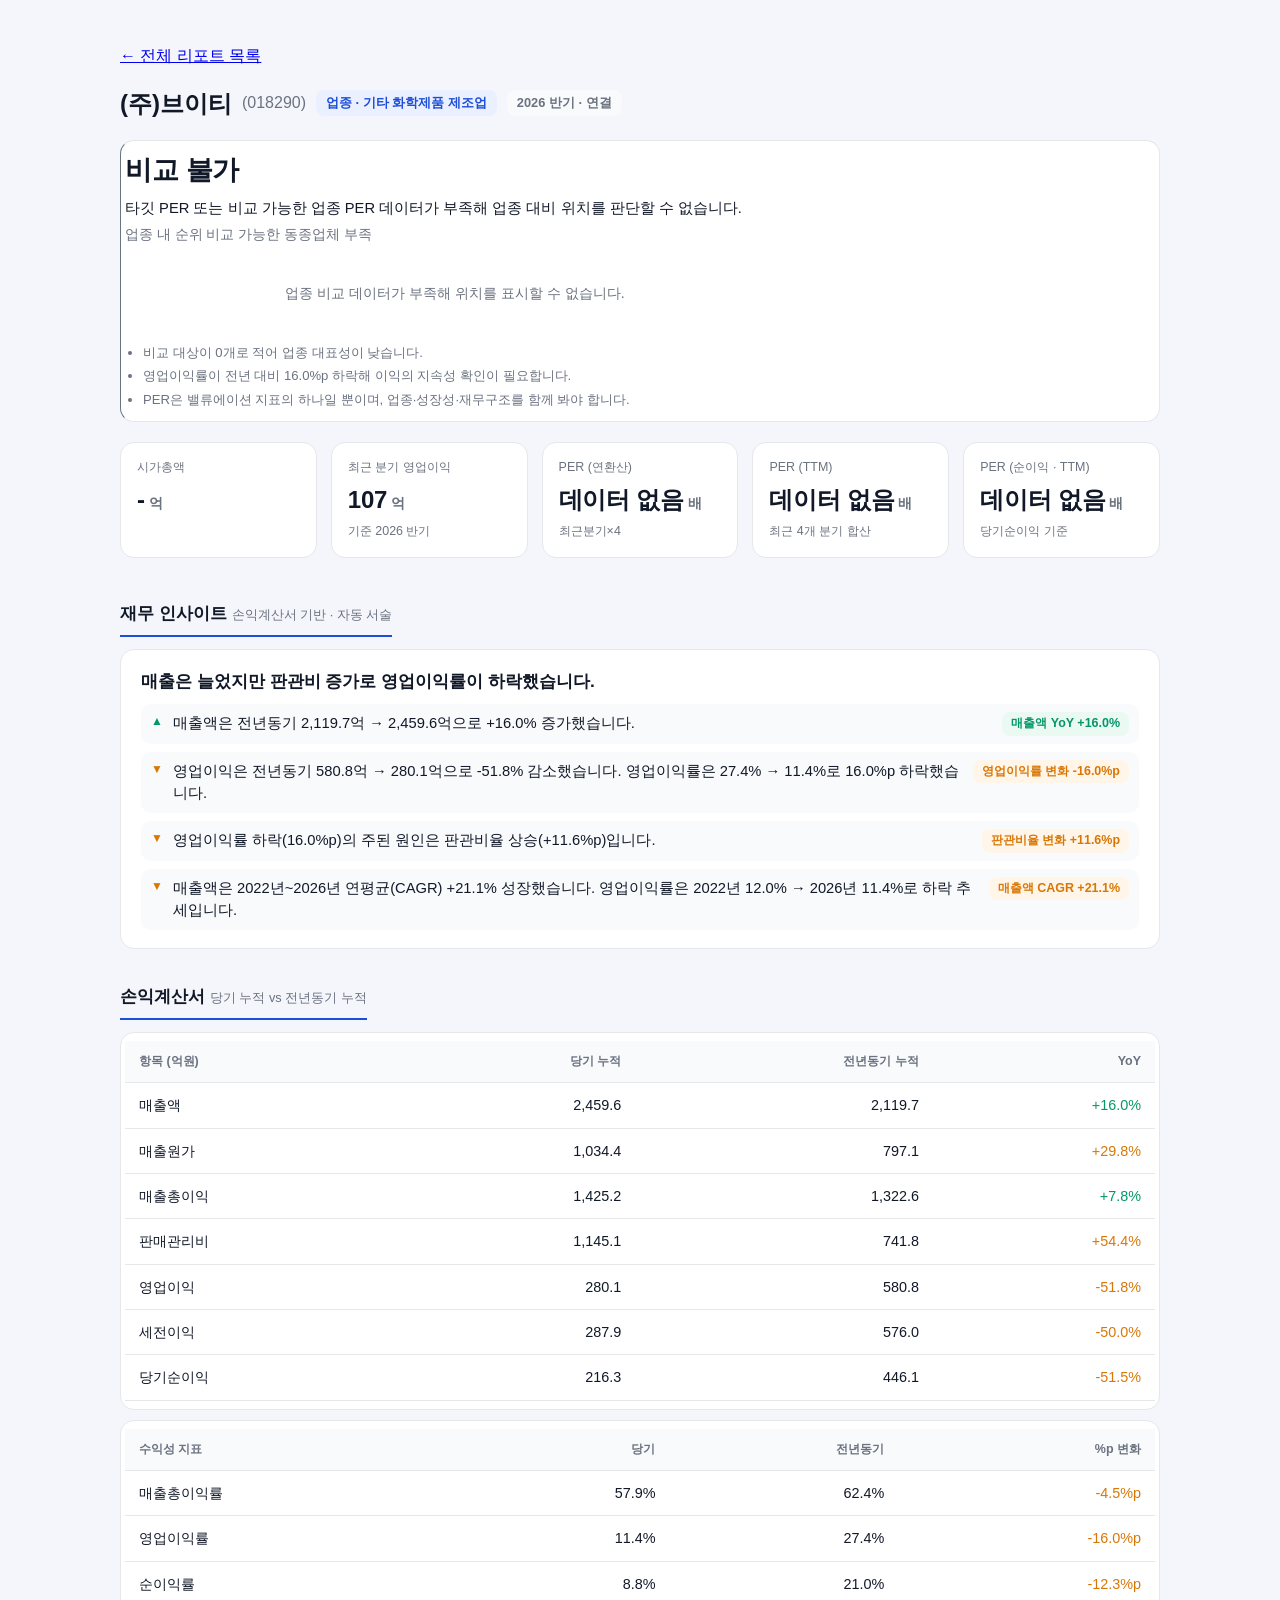
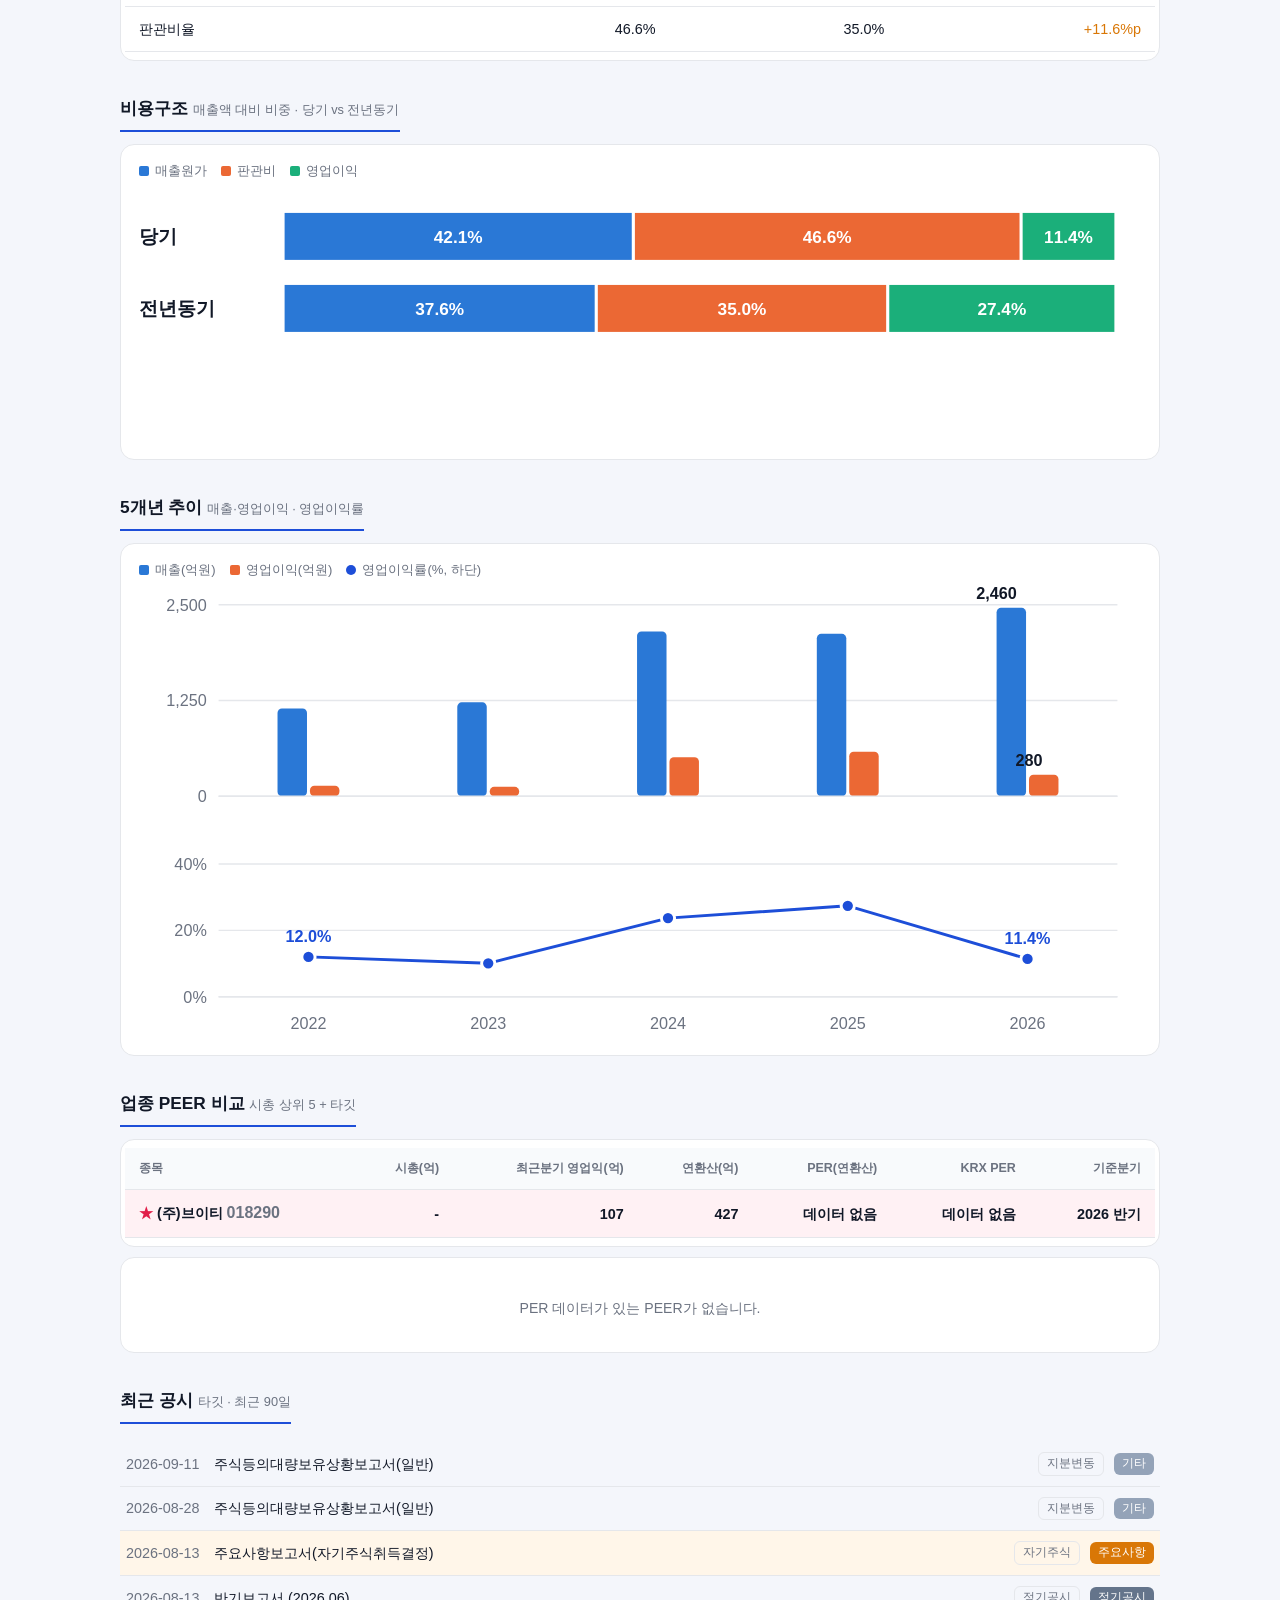
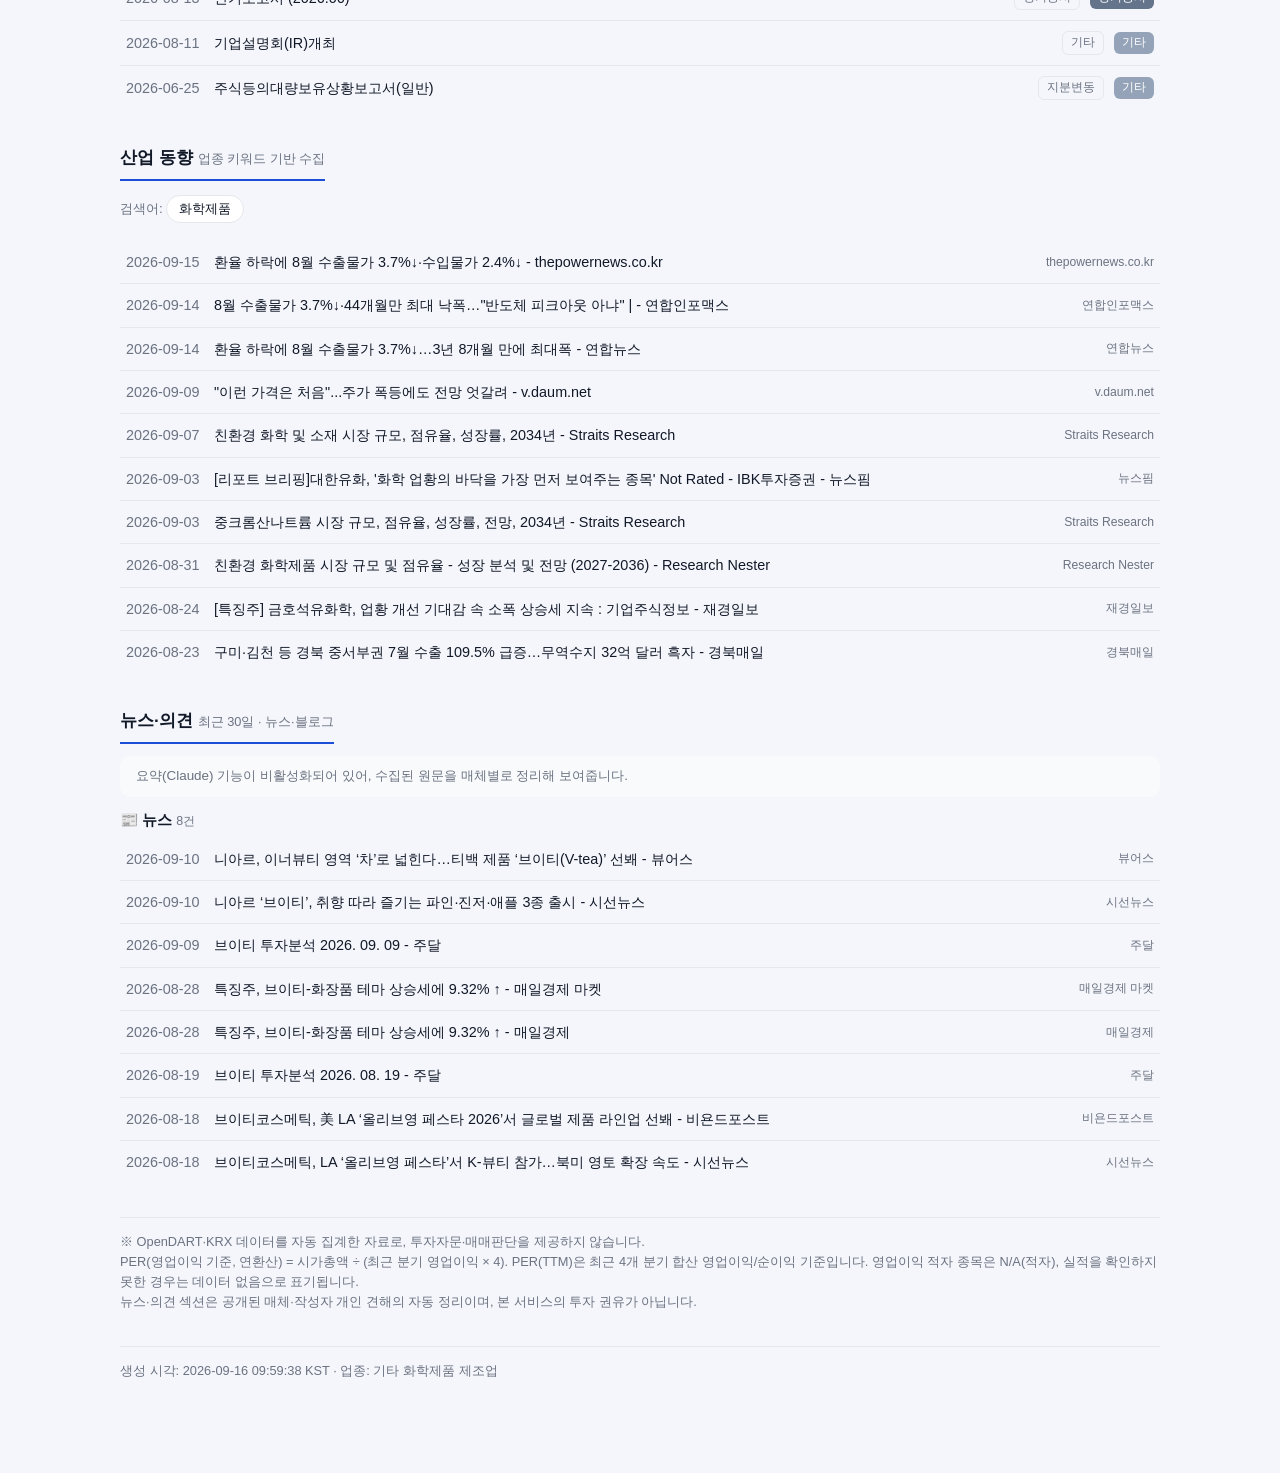
<file: (주)브이티.html>
<!doctype html>
<html lang="ko">
<head>
<meta charset="utf-8">
<meta name="viewport" content="width=device-width, initial-scale=1">
<title>(주)브이티(018290) PER·PEER 분석 리포트 · 2026-09-16 09:59:38</title>
<style>
:root{
  --bg:#f4f6fb; --panel:#ffffff; --fg:#111827; --muted:#6b7280; --line:#e5e7eb;
  --brand:#1d4ed8; --brand-soft:#eaf0ff; --target:#e11d48; --target-soft:#fff1f4;
  --good:#059669; --warn:#d97706; --head:#f8fafc; --chip:#5b8cff;
  --good-soft:#eafaf3; --warn-soft:#fff6e9;
  --series-1:#2a78d6; --series-2:#eb6834; --series-3:#1baf7a;
  --shadow:0 1px 3px rgba(16,24,40,.06),0 8px 24px rgba(16,24,40,.06);
}
@media (prefers-color-scheme:dark){
  :root{--bg:#0d1017;--panel:#151a22;--fg:#e6e9ef;--muted:#9aa3b2;--line:#252b36;
    --brand:#5b8cff;--brand-soft:#1a2440;--target:#fb7185;--target-soft:#2a1720;
    --good:#34d399;--warn:#fbbf24;--head:#1b212b;--chip:#3b6ae0;
    --good-soft:#122a20;--warn-soft:#332209;
    --series-1:#3987e5;--series-2:#d95926;--series-3:#199e70;
    --shadow:0 1px 3px rgba(0,0,0,.4),0 8px 24px rgba(0,0,0,.35);}
}
*{box-sizing:border-box}
body{margin:0;background:var(--bg);color:var(--fg);
  font-family:-apple-system,BlinkMacSystemFont,"Apple SD Gothic Neo","Segoe UI",Roboto,sans-serif;line-height:1.55}
.page{max-width:1080px;margin:0 auto;padding:28px 20px 80px}
.hidden{display:none !important}

/* 검색 */
.brand-row{display:flex;align-items:baseline;gap:10px}
h1{font-size:1.55rem;margin:0}
.sub{color:var(--muted);font-size:.9rem;margin:6px 0 22px}
.searchbar{display:flex;gap:10px;max-width:620px}
.searchbar input{flex:1;padding:13px 16px;border:1.5px solid var(--line);border-radius:12px;
  font-size:1rem;background:var(--panel);color:var(--fg)}
.searchbar input:focus{outline:none;border-color:var(--brand)}
.btn{padding:13px 22px;border:0;border-radius:12px;background:var(--brand);color:#fff;font-weight:700;font-size:1rem;cursor:pointer}
.btn:disabled{opacity:.6;cursor:default}
.examples{margin-top:14px;color:var(--muted);font-size:.85rem}
.tagpill{display:inline-block;border:1px solid var(--line);border-radius:999px;padding:3px 12px;margin:0 6px 6px 0;font-size:.82rem;cursor:pointer;background:var(--panel);color:var(--fg)}
.tagpill:hover{border-color:var(--brand);color:var(--brand)}

.error{background:var(--target-soft);color:var(--target);border:1px solid var(--target);border-radius:12px;
  padding:12px 16px;margin:14px 0;font-size:.9rem;max-width:620px}

/* 진행 */
.prog-wrap{max-width:620px}
.bar{height:10px;background:var(--line);border-radius:8px;overflow:hidden}
.fill{height:100%;width:0%;background:linear-gradient(90deg,var(--brand),var(--chip));border-radius:8px;transition:width .3s}
.steps{list-style:none;padding:0;margin:20px 0 0;display:grid;gap:10px}
.steps li{display:flex;align-items:center;gap:11px;font-size:.92rem;color:var(--muted)}
.steps li .ic{width:22px;height:22px;border-radius:50%;display:grid;place-items:center;font-size:.72rem;flex:none;
  border:1.5px solid var(--line);background:var(--panel)}
.steps li.done{color:var(--fg)} .steps li.done .ic{background:var(--good);border-color:var(--good);color:#fff}
.steps li.now{color:var(--fg);font-weight:600} .steps li.now .ic{border-color:var(--brand);color:var(--brand)}
.spin{width:12px;height:12px;border:2px solid var(--brand);border-top-color:transparent;border-radius:50%;animation:spin .7s linear infinite}
@keyframes spin{to{transform:rotate(360deg)}}
.prog-caption{margin-top:16px;font-size:.86rem;color:var(--muted)}
.prog-caption b{color:var(--fg)}

/* 결과 */
.result-head{display:flex;align-items:center;gap:10px;flex-wrap:wrap}
.result-head h1{font-size:1.5rem;margin:0}
.code{color:var(--muted);font-size:1rem}
.sector-chip,.basis-chip{background:var(--brand-soft);color:var(--brand);border-radius:8px;padding:3px 10px;font-size:.8rem;font-weight:600}
.basis-chip{background:var(--head);color:var(--muted)}

/* 밸류에이션 카드(hero) */
.hero-card{margin-top:18px;padding:22px 24px;border-left:5px solid var(--line)}
.hero-card.tone-good{background:var(--good-soft);border-left-color:var(--good)}
.hero-card.tone-warn{background:var(--warn-soft);border-left-color:var(--warn)}
.hero-card.tone-neutral{border-left-color:var(--muted)}
.hero-top{display:flex;align-items:baseline;gap:14px;flex-wrap:wrap}
.hero-label{font-size:1.7rem;font-weight:800;letter-spacing:-.01em}
.hero-label.tone-good{color:var(--good)} .hero-label.tone-warn{color:var(--warn)} .hero-label.tone-neutral{color:var(--fg)}
.hero-discount{font-size:.95rem;color:var(--fg)}
.hero-discount b{font-variant-numeric:tabular-nums}
.hero-note{margin-top:6px;font-size:.92rem;color:var(--fg)}
.hero-rank{margin-top:4px;font-size:.85rem;color:var(--muted)}
.val-rank-n{font-weight:800;color:var(--fg);font-size:1rem}
.gauge-wrap{margin-top:14px;max-width:660px}
.gauge-svg{display:block;overflow:visible}
.gauge-lab{font-size:11px;fill:var(--fg)}
.gauge-lab.muted{fill:var(--muted)}
.gauge-lab.gauge-target{font-weight:700}
.hero-caveats{margin:14px 0 0;padding-left:18px;font-size:.82rem;color:var(--muted)}
.hero-caveats li{margin:3px 0}

/* KPI 행 */
.kpi-row{display:grid;grid-template-columns:repeat(5,1fr);gap:14px;margin:20px 0 8px}
.kpi{background:var(--panel);border:1px solid var(--line);border-radius:14px;padding:15px 16px}
.kpi .lab{font-size:.78rem;color:var(--muted)}
.kpi .val{font-size:1.5rem;font-weight:800;margin-top:4px;letter-spacing:-.01em}
.kpi .val small{font-size:.9rem;font-weight:600;color:var(--muted)}
.kpi.kpi-warn{background:var(--warn-soft);border-color:var(--warn)}
.kpi .note{font-size:.78rem;margin-top:4px}
.note.good{color:var(--good)} .note.warn{color:var(--warn)} .note.muted{color:var(--muted)}

h2{font-size:1.08rem;margin:34px 0 12px;padding-bottom:8px;border-bottom:2px solid var(--brand);display:inline-block}
h2 .hint{font-size:.8rem;color:var(--muted);font-weight:500}
.card{background:var(--panel);border:1px solid var(--line);border-radius:14px;padding:8px 4px}
.chart-card{padding:16px 18px 8px}
.chart-empty{padding:24px 8px;text-align:center;color:var(--muted);font-size:.88rem}

.table-scroll{overflow-x:auto}
table{width:100%;border-collapse:collapse;font-size:.9rem}
th,td{padding:11px 14px;border-bottom:1px solid var(--line);white-space:nowrap;text-align:left}
th{background:var(--head);color:var(--muted);font-size:.78rem;font-weight:600}
td.num,th.num{text-align:right;font-variant-numeric:tabular-nums}
tr.target td{background:var(--target-soft);font-weight:700}
tr.target td:first-child::before{content:"★ ";color:var(--target)}
.badge-under{color:var(--good);font-weight:700}
.badge-over{color:var(--warn);font-weight:700}

.disc{list-style:none;padding:0;margin:6px 0 0}
.disc li{display:flex;align-items:center;gap:10px;padding:10px 6px;border-bottom:1px solid var(--line);font-size:.9rem}
.disc li:last-child{border-bottom:0}
.disc li.high{background:var(--warn-soft)}
.disc .d{color:var(--muted);font-variant-numeric:tabular-nums;width:78px;flex:none}
.disc .t{flex:1}
.disc .t a{color:inherit;text-decoration:none}
.disc .t a:hover{color:var(--brand);text-decoration:underline}
.disc .type{font-size:.72rem;color:#fff;border-radius:6px;padding:2px 8px;flex:none}
.type.reg{background:#64748b}.type.major{background:#d97706}.type.issue{background:#7c3aed}.type.etc{background:#94a3b8}
.cat-tag{font-size:.72rem;color:var(--muted);border:1px solid var(--line);border-radius:6px;padding:2px 8px;flex:none}
.src-tag{font-size:.76rem;color:var(--muted);flex:none}

/* 재무 인사이트 */
.fin-card{padding:18px 20px}
.fin-headline{font-size:1.08rem;font-weight:700;margin-bottom:10px}
.fin-list{list-style:none;margin:0;padding:0;display:grid;gap:8px}
.fin-item{display:flex;align-items:flex-start;gap:10px;font-size:.92rem;padding:8px 10px;border-radius:10px;background:var(--head)}
.fin-ic{flex:none;font-size:.75rem;line-height:1.5}
.fin-ic.tone-good{color:var(--good)} .fin-ic.tone-warn{color:var(--warn)} .fin-ic.tone-neutral{color:var(--muted)}
.fin-text{flex:1}
.fin-metric{flex:none;font-size:.78rem;font-weight:700;font-variant-numeric:tabular-nums;border-radius:8px;padding:2px 9px;white-space:nowrap}
.fin-metric.tone-good{color:var(--good);background:var(--good-soft)}
.fin-metric.tone-warn{color:var(--warn);background:var(--warn-soft)}
.fin-metric.tone-neutral{color:var(--muted);background:var(--head)}
.fin-empty{padding:14px 16px;color:var(--muted);font-size:.88rem}

/* 손익계산서 */
.stmt-table td.num.pos{color:var(--good)}
.stmt-table td.num.neg{color:var(--warn)}

/* 차트 범례/공용 SVG 텍스트 */
.legend-row{display:flex;flex-wrap:wrap;gap:14px;margin:0 0 10px;font-size:.82rem;color:var(--muted)}
.legend-item{display:inline-flex;align-items:center;gap:6px}
.legend-dot{width:10px;height:10px;border-radius:2px;display:inline-block}
.cost-svg,.trend-svg,.peer-svg{display:block;overflow:visible}
.stack-row-label{font-size:12px;fill:var(--fg);font-weight:600}
.seg-label{font-size:11px;font-weight:700}
.grid-line{stroke:var(--line);stroke-width:1}
.axis-line{stroke:var(--line);stroke-width:1}
.axis-lab{font-size:11px;fill:var(--muted)}
.bar-end-lab{font-size:11px;fill:var(--fg);font-weight:700;font-variant-numeric:tabular-nums}
.line-end-lab{font-size:11px;fill:var(--brand);font-weight:700;font-variant-numeric:tabular-nums}
.peer-name{font-size:.86rem;fill:var(--muted)}
.peer-name.target{fill:var(--target);font-weight:700}
.peer-val{font-size:.86rem;font-weight:700;fill:var(--fg);font-variant-numeric:tabular-nums}
.peer-val.muted{font-weight:400;fill:var(--muted)}
.median-line{stroke:var(--muted);stroke-width:2;stroke-dasharray:4 3}

/* 산업 동향 */
.terms-row{font-size:.84rem;color:var(--muted);margin:2px 0 12px}
.tagpill.static{cursor:default}
.tagpill.static:hover{border-color:var(--line);color:var(--fg)}
.industry-summary{padding:14px 16px;margin-bottom:10px;font-size:.9rem}
.industry-summary ul{margin:8px 0 0;padding-left:18px}
.industry-list{margin-top:2px}

/* 투자포인트·리스크 */
.ins-grid{display:grid;grid-template-columns:1fr 1fr;gap:16px}
.ins-card{padding:16px 18px;border-left:4px solid var(--line)}
.ins-card.ins-good{border-left-color:var(--good)}
.ins-card.ins-warn{border-left-color:var(--warn)}
.ins-card.ins-neutral{border-left-color:var(--muted)}
.ins-card ul{margin:0;padding-left:18px;font-size:.9rem}
.ins-card li{margin:4px 0}
.ins-title{font-weight:700;margin-bottom:8px}
.ins-title.tone-good{color:var(--good)}
.ins-title.tone-warn{color:var(--warn)}
.ins-title.tone-neutral{color:var(--fg)}
.src-ref{color:var(--brand);font-size:.78em}
.src-list{margin-top:12px;padding:12px 16px;font-size:.82rem;color:var(--muted)}
.src-list a{color:var(--brand);word-break:break-all}
.ins-empty{padding:14px 16px;color:var(--muted);font-size:.88rem}
.ins-banner{padding:10px 16px;margin-bottom:12px;border-radius:10px;background:var(--head);color:var(--muted);font-size:.84rem}
.src-group{margin-bottom:18px}
.src-group:last-child{margin-bottom:0}
.src-group-title{font-weight:700;font-size:.92rem;margin:0 0 4px}
.src-group-title .hint{font-weight:500;color:var(--muted);font-size:.78rem}

@media (max-width:720px){
  .ins-grid{grid-template-columns:1fr}
}

.disclaimer{margin-top:34px;padding-top:14px;border-top:1px solid var(--line);color:var(--muted);font-size:.8rem}

@media (max-width:720px){
  .kpi-row{grid-template-columns:repeat(2,1fr)}
  .hero-card{padding:18px 16px}
  .hero-label{font-size:1.4rem}
  .page{padding:20px 14px 60px}
}

</style>
</head>
<body>
<div class="page">
  <p><a href="index.html">&larr; 전체 리포트 목록</a></p>
  <section id="view-result" class="view">
    <div id="result"></div>
  </section>
  <p class="disclaimer">생성 시각: 2026-09-16 09:59:38 KST · 업종: 기타 화학제품 제조업</p>
</div>
<script>
// 결과(res) 렌더링 — 라이브 앱(web/app.js)과 정적 리포트(scripts/build_site.py가 생성하는
// HTML)가 함께 사용하는 순수 렌더 로직. DOM에 값을 "그려 넣는" 것 외의 상태(폴링, 진행바 등)는
// 다루지 않는다. 라이브 SPA 전용 동작(검색 화면으로 복귀)은 #view-search 존재 여부로
// 감지해서만 덧붙인다 — 정적 리포트에는 그 화면 자체가 없기 때문이다.
//
// 차트는 전부 인라인 SVG로 이 파일 안에서 생성한다(외부 라이브러리/CDN 없음 — 정적
// Pages 빌드가 자기완결형을 유지해야 한다). 색상은 CSS 커스텀 프로퍼티(--fg, --muted,
// --brand, --target, --good, --warn, --panel, --line, --series-1/2/3)를 통해 라이트/다크
// 테마를 함께 지원한다.
const $ = (s) => document.querySelector(s);

const REPRT_LABEL = { Q1: "1분기", HALF: "반기", Q3: "3분기", ANNUAL: "4분기" };
const FS_DIV_LABEL = { CFS: "연결", OFS: "별도" };

const fmt = (v, dp = 1) => (typeof v === "number" && !Number.isNaN(v)
  ? v.toLocaleString("ko-KR", { minimumFractionDigits: dp, maximumFractionDigits: dp })
  : "-");

const fmtSigned = (v, dp = 1) => (typeof v === "number" && !Number.isNaN(v)
  ? (v > 0 ? "+" : "") + fmt(v, dp)
  : "-");

function fmtMetric(m) {
  if (!m || typeof m.value !== "number" || Number.isNaN(m.value)) return "-";
  return fmtSigned(m.value, 1) + (m.unit || "");
}

// PER(영업이익 기준) 셀: 결측 사유(per_status)에 따라 "적자"와 "데이터 없음"을 구분해서
// 표기한다. per_status가 없는 값(적자 여부를 판단할 근거가 없는 경우)은 항상 "데이터 없음".
function perCell(v, status) {
  if (typeof v === "number" && !Number.isNaN(v)) return fmt(v, 1);
  return status === "loss" ? "N/A(적자)" : "데이터 없음";
}

// KRX PER 컬럼은 영업이익 데이터를 근거로 하지 않으므로(단순 시세 교차검증용) "적자"라고
// 단정할 근거가 없다 — 값이 없으면 항상 "데이터 없음"으로만 표기한다.
function krxPerCell(v) {
  return (typeof v === "number" && !Number.isNaN(v)) ? fmt(v, 1) : "데이터 없음";
}

function basisLabel(row) {
  if (!row || !row.year || !row.reprt_key) return "-";
  const q = REPRT_LABEL[row.reprt_key] || row.reprt_key;
  const suffix = row.fs_div === "OFS" ? "(별도)" : "";
  return row.year + " " + q + suffix;
}

function periodLabel(row) {
  if (!row || !row.year || !row.reprt_key) return "-";
  const q = REPRT_LABEL[row.reprt_key] || row.reprt_key;
  const fs = FS_DIV_LABEL[row.fs_div] || "연결";
  return row.year + " " + q + " · " + fs;
}

function perBadgeClass(v, median, insufficientPeers) {
  if (insufficientPeers) return "";
  if (typeof v !== "number" || typeof median !== "number") return "";
  if (v < median) return "badge-under";
  if (v > median * 1.3) return "badge-over";
  return "";
}

function fmtDate(d) {
  if (typeof d === "string" && d.length === 8 && /^\d{8}$/.test(d)) {
    return d.slice(0, 4) + "-" + d.slice(4, 6) + "-" + d.slice(6, 8);
  }
  return d || "-";
}

function escapeHtml(s) {
  return String(s == null ? "" : s)
    .replace(/&/g, "&amp;").replace(/</g, "&lt;").replace(/>/g, "&gt;")
    .replace(/"/g, "&quot;").replace(/'/g, "&#39;");
}

// 밸류에이션 level -> 색상 토큰/텍스트 클래스. deep_discount/discount(저평가)는 긍정,
// inline(업종 평균)은 중립, premium/high_premium(고평가)은 경계. "unavailable"은 중립 처리.
const LEVEL_TONE = {
  deep_discount: "good", discount: "good",
  inline: "neutral",
  premium: "warn", high_premium: "warn",
  unavailable: "neutral",
};

function levelTone(level) {
  return LEVEL_TONE[level] || "neutral";
}

// ---------------------------------------------------------------------------
// 공용 SVG 헬퍼
// ---------------------------------------------------------------------------

function chartEmpty(label) {
  return '<div class="chart-empty">' + escapeHtml(label || "데이터 없음") + "</div>";
}

function niceMax(v) {
  if (!(v > 0)) return 1;
  const mag = Math.pow(10, Math.floor(Math.log10(v)));
  const steps = [1, 1.2, 1.5, 2, 2.5, 3, 4, 5, 6, 8, 10];
  for (const s of steps) {
    if (v <= s * mag) return s * mag;
  }
  return 10 * mag;
}

// ---------------------------------------------------------------------------
// 1) 헤더
// ---------------------------------------------------------------------------

function renderHeader(t, overview) {
  const sector = overview && (overview.sector || overview.industry);
  const sectorChip = sector
    ? '<span class="sector-chip">업종 · ' + escapeHtml(sector) + "</span>" : "";
  return (
    '<div class="result-head">' +
      "<h1>" + escapeHtml(t.name) + '</h1><span class="code">(' + escapeHtml(t.stock_code || "") + ")</span>" +
      sectorChip +
      '<span class="basis-chip">' + escapeHtml(periodLabel(t)) + "</span>" +
    "</div>"
  );
}

// ---------------------------------------------------------------------------
// 2) 밸류에이션 카드(hero) + 위치 게이지
// ---------------------------------------------------------------------------

function svgGauge(min, max, median, target, tone) {
  const vals = [min, max, median, target];
  if (vals.some((v) => typeof v !== "number" || Number.isNaN(v)) || !(max > min)) {
    return chartEmpty("업종 비교 데이터가 부족해 위치를 표시할 수 없습니다.");
  }
  const W = 640, H = 96, padL = 46, padR = 46, trackY = 44, trackH = 10;
  const innerW = W - padL - padR;
  const clamp = (v) => Math.min(Math.max(v, min), max);
  const x = (v) => padL + ((clamp(v) - min) / (max - min)) * innerW;
  const dotColor = "var(--" + tone + ")";
  const tx = x(target), mx = x(median);
  // 라벨 겹침 방지: 타깃/중앙값 라벨이 너무 가까우면 세로로 살짝 어긋나게 배치.
  const closeLabels = Math.abs(tx - mx) < 70;
  return (
    '<svg class="gauge-svg" viewBox="0 0 ' + W + " " + H + '" width="100%" role="img" preserveAspectRatio="xMidYMid meet">' +
      "<title>업종 PEER PER 범위(최소~최대) 대비 타깃 위치</title>" +
      '<rect x="' + padL + '" y="' + trackY + '" width="' + innerW + '" height="' + trackH +
        '" rx="5" fill="var(--line)"></rect>' +
      '<line x1="' + mx + '" y1="' + (trackY - 9) + '" x2="' + mx + '" y2="' + (trackY + trackH + 9) +
        '" stroke="var(--muted)" stroke-width="2"></line>' +
      '<text x="' + mx + '" y="' + (trackY - 14) + '" text-anchor="middle" class="gauge-lab muted">중앙값 ' +
        fmt(median) + "배</text>" +
      '<circle cx="' + tx + '" cy="' + (trackY + trackH / 2) + '" r="8" fill="' + dotColor +
        '" stroke="var(--panel)" stroke-width="2"></circle>' +
      '<text x="' + tx + '" y="' + (trackY + trackH + (closeLabels ? 34 : 24)) +
        '" text-anchor="middle" class="gauge-lab gauge-target" fill="' + dotColor + '">타깃 ' + fmt(target) + "배</text>" +
      '<text x="' + padL + '" y="' + (trackY + trackH + 24) + '" text-anchor="start" class="gauge-lab muted">최소 ' +
        fmt(min) + "배</text>" +
      '<text x="' + (W - padR) + '" y="' + (trackY + trackH + 24) + '" text-anchor="end" class="gauge-lab muted">최대 ' +
        fmt(max) + "배</text>" +
    "</svg>"
  );
}

function renderValuationCard(valuation, stats, targetPer) {
  if (!valuation) return "";
  const tone = levelTone(valuation.level);
  const rankLine = (valuation.rank && valuation.total)
    ? ('<span class="val-rank-n">' + valuation.rank + "</span> / " + valuation.total + " (PER 낮을수록 상위)")
    : "비교 가능한 동종업체 부족";
  const discountLine = (typeof valuation.discount_pct === "number")
    ? ('업종 중앙값 대비 <b>' + fmtSigned(valuation.discount_pct, 1) + "%</b>")
    : "";
  const gauge = svgGauge(stats && stats.min, stats && stats.max, valuation.median, targetPer, tone);
  const caveats = (valuation.caveats || []).map((c) =>
    "<li>" + escapeHtml(c) + "</li>").join("");
  return (
    '<div class="card hero-card tone-' + tone + '">' +
      '<div class="hero-top">' +
        '<div class="hero-label tone-' + tone + '">' + escapeHtml(valuation.label || "-") + "</div>" +
        (discountLine ? '<div class="hero-discount">' + discountLine + "</div>" : "") +
      "</div>" +
      '<div class="hero-note">' + escapeHtml(valuation.note || "") + "</div>" +
      '<div class="hero-rank">업종 내 순위 ' + rankLine + "</div>" +
      '<div class="gauge-wrap">' + gauge + "</div>" +
      (caveats ? '<ul class="hero-caveats">' + caveats + "</ul>" : "") +
    "</div>"
  );
}

// ---------------------------------------------------------------------------
// 3) KPI 행
// ---------------------------------------------------------------------------

function kpiTile(label, valueHtml, note, extraClass) {
  return (
    '<div class="kpi' + (extraClass ? " " + extraClass : "") + '">' +
      '<div class="lab">' + escapeHtml(label) + "</div>" +
      '<div class="val">' + valueHtml + "</div>" +
      (note ? '<div class="note muted">' + note + "</div>" : "") +
    "</div>"
  );
}

function renderKpiRow(t) {
  const ttmNote = t.ttm_complete ? "" : "최근 4개 분기 미확보 · 연환산 추정";
  const tiles = [
    kpiTile("시가총액", fmt(t.market_cap, 0) + '<small> 억</small>'),
    kpiTile("최근 분기 영업이익", fmt(t.op_3m, 0) + '<small> 억</small>', "기준 " + escapeHtml(basisLabel(t))),
    kpiTile("PER (연환산)", perCell(t.per_op_fwd != null ? t.per_op_fwd : t.per_op, t.per_status) + '<small> 배</small>',
      "최근분기×4"),
    kpiTile("PER (TTM)", perCell(t.per_op_ttm, t.per_status) + '<small> 배</small>',
      ttmNote || "최근 4개 분기 합산", ttmNote ? "kpi-warn" : ""),
    kpiTile("PER (순이익 · TTM)", perCell(t.per_net_ttm, t.per_status) + '<small> 배</small>',
      ttmNote || "당기순이익 기준", ttmNote ? "kpi-warn" : ""),
  ].join("");
  return '<div class="kpi-row">' + tiles + "</div>";
}

// ---------------------------------------------------------------------------
// 4) 재무 인사이트
// ---------------------------------------------------------------------------

const SEVERITY_ICON = { positive: "▲", negative: "▼", neutral: "●" };
const SEVERITY_TONE = { positive: "good", negative: "warn", neutral: "neutral" };

function renderFinancialInsight(fi) {
  if (!fi || (!fi.headline && !(fi.findings || []).length)) {
    return '<div class="card fin-empty">재무 인사이트를 계산할 재무제표 데이터가 부족합니다.</div>';
  }
  const items = (fi.findings || []).map((f) => {
    const tone = SEVERITY_TONE[f.severity] || "neutral";
    const icon = SEVERITY_ICON[f.severity] || "●";
    const metric = f.metric
      ? '<span class="fin-metric tone-' + tone + '">' + escapeHtml(f.metric.label) + " " +
        escapeHtml(fmtMetric(f.metric)) + "</span>"
      : "";
    return (
      '<li class="fin-item tone-' + tone + '">' +
        '<span class="fin-ic tone-' + tone + '">' + icon + "</span>" +
        '<span class="fin-text">' + escapeHtml(f.text) + "</span>" +
        metric +
      "</li>"
    );
  }).join("");
  return (
    '<div class="card fin-card">' +
      (fi.headline ? '<div class="fin-headline">' + escapeHtml(fi.headline) + "</div>" : "") +
      '<ul class="fin-list">' + (items || "<li>해당 없음</li>") + "</ul>" +
    "</div>"
  );
}

// ---------------------------------------------------------------------------
// 5) 손익계산서 + 마진 + 비용구조 차트
// ---------------------------------------------------------------------------

const IS_ROWS = ["매출액", "매출원가", "매출총이익", "판매관리비", "영업이익", "세전이익", "당기순이익"];
// 비용 성격 항목(매출원가/판매관리비)은 증가가 불리한 신호이므로 색상 방향을 반전한다 —
// 그 외(매출액/이익 계열)는 증가가 유리한 신호이므로 그대로 둔다.
const IS_COST_ROWS = { 매출원가: true, 판매관리비: true };

function yoy(cur, prev) {
  if (typeof cur !== "number" || typeof prev !== "number" || prev === 0) return null;
  return (cur - prev) / Math.abs(prev) * 100;
}

function renderIncomeStatement(incomeStatement, margins) {
  if (!incomeStatement) {
    return '<div class="card fin-empty">손익계산서 데이터가 없습니다.</div>';
  }
  const rows = IS_ROWS.map((label) => {
    const row = incomeStatement[label] || {};
    const cur = row.cur_cum, prev = row.prev_cum;
    const chg = yoy(cur, prev);
    const favorable = IS_COST_ROWS[label] ? (typeof chg === "number" ? -chg : null) : chg;
    const chgCls = typeof favorable === "number" ? (favorable > 0 ? "pos" : favorable < 0 ? "neg" : "") : "";
    return (
      "<tr><td>" + escapeHtml(label) + '</td><td class="num">' + fmt(cur, 1) +
      '</td><td class="num">' + fmt(prev, 1) + '</td><td class="num ' + chgCls + '">' +
      (typeof chg === "number" ? fmtSigned(chg, 1) + "%" : "-") + "</td></tr>"
    );
  }).join("");

  const stmtTable =
    '<div class="card table-scroll"><table class="stmt-table"><thead><tr>' +
      "<th>항목 (억원)</th><th class=\"num\">당기 누적</th><th class=\"num\">전년동기 누적</th><th class=\"num\">YoY</th>" +
    "</tr></thead><tbody>" + rows + "</tbody></table></div>";

  let marginTable = "";
  if (margins) {
    const mrows = [
      ["매출총이익률", margins.gross_margin, false],
      ["영업이익률", margins.op_margin, false],
      ["순이익률", margins.net_margin, false],
      ["판관비율", margins.sga_ratio, true], // 비용 비율 — 상승이 불리하므로 색상 반전
    ].map(([label, m, invert]) => {
      m = m || {};
      const favorable = typeof m.delta === "number" ? (invert ? -m.delta : m.delta) : null;
      const dCls = typeof favorable === "number" ? (favorable > 0 ? "pos" : favorable < 0 ? "neg" : "") : "";
      return (
        "<tr><td>" + label + '</td><td class="num">' + fmt(m.cur, 1) + "%</td><td class=\"num\">" +
        fmt(m.prev, 1) + '%</td><td class="num ' + dCls + '">' +
        (typeof m.delta === "number" ? fmtSigned(m.delta, 1) + "%p" : "-") + "</td></tr>"
      );
    }).join("");
    marginTable =
      '<div class="card table-scroll" style="margin-top:10px"><table class="stmt-table"><thead><tr>' +
        "<th>수익성 지표</th><th class=\"num\">당기</th><th class=\"num\">전년동기</th><th class=\"num\">%p 변화</th>" +
      "</tr></thead><tbody>" + mrows + "</tbody></table></div>";
  }

  return stmtTable + marginTable;
}

function costShare(margins) {
  if (!margins) return null;
  const gm = margins.gross_margin, om = margins.op_margin, sg = margins.sga_ratio;
  if (!gm || !om || !sg) return null;
  if ([gm.cur, gm.prev, om.cur, om.prev, sg.cur, sg.prev].some((v) => typeof v !== "number")) return null;
  return {
    cur: { cogs: 100 - gm.cur, sga: sg.cur, op: om.cur },
    prev: { cogs: 100 - gm.prev, sga: sg.prev, op: om.prev },
  };
}

function stackedSegment(xStart, width, height, y, fill, label, valueLabel, minLabelWidth) {
  const gap = width > 4 ? 1 : 0; // 2px 표면 갭(양쪽 1px씩)의 근사
  const w = Math.max(width - gap * 2, 0);
  const x = xStart + gap;
  const fits = w >= minLabelWidth;
  const textFill = "#fff";
  const text = fits
    ? '<text x="' + (x + w / 2) + '" y="' + (y + height / 2 + 4) +
      '" text-anchor="middle" class="seg-label" fill="' + textFill + '">' + escapeHtml(valueLabel) + "</text>"
    : "";
  return (
    '<rect x="' + x + '" y="' + y + '" width="' + w + '" height="' + height + '" fill="' + fill +
      '"><title>' + escapeHtml(label) + " " + escapeHtml(valueLabel) + "</title></rect>" + text
  );
}

function svgCostStructure(share) {
  if (!share) return chartEmpty("비용구조를 계산할 마진 데이터가 부족합니다.");
  const W = 640, barH = 30, rowGap = 46, padL = 92, padR = 16, top = 14;
  const innerW = W - padL - padR;
  const H = top + rowGap * 2 + barH + 30;
  const rows = [
    ["당기", share.cur],
    ["전년동기", share.prev],
  ];
  const segs = [
    { key: "cogs", label: "매출원가", color: "var(--series-1)" },
    { key: "sga", label: "판관비", color: "var(--series-2)" },
    { key: "op", label: "영업이익", color: "var(--series-3)" },
  ];
  let body = "";
  rows.forEach(([rowLabel, vals], i) => {
    const y = top + i * rowGap;
    body += '<text x="0" y="' + (y + barH / 2 + 4) + '" class="stack-row-label">' + escapeHtml(rowLabel) + "</text>";
    let cursor = padL;
    segs.forEach((s) => {
      const v = Math.max(vals[s.key] || 0, 0);
      const w = (v / 100) * innerW;
      body += stackedSegment(cursor, w, barH, y, s.color, s.label, fmt(v, 1) + "%", 34);
      cursor += w;
    });
  });
  const legend = segs.map((s) =>
    '<span class="legend-item"><span class="legend-dot" style="background:' + s.color + '"></span>' +
    escapeHtml(s.label) + "</span>").join("");
  return (
    '<div class="legend-row">' + legend + "</div>" +
    '<svg class="cost-svg" viewBox="0 0 ' + W + " " + H + '" width="100%" role="img">' +
      "<title>매출액 대비 비용구조(매출원가·판관비·영업이익 비중) — 당기 vs 전년동기</title>" +
      body +
    "</svg>"
  );
}

// ---------------------------------------------------------------------------
// 6) 5개년 추이(콤보: 매출·영업이익 막대 + 영업이익률 라인, 축 정렬된 2단 패널)
// ---------------------------------------------------------------------------

function svgTrendChart(trend) {
  const pts = (trend || []).filter((t) => t && typeof t.year === "number")
    .sort((a, b) => a.year - b.year);
  if (pts.length < 2) return chartEmpty("5개년 추이를 표시할 데이터가 부족합니다.");

  const W = 680;
  const padL = 54, padR = 16;
  const innerW = W - padL - padR;
  const n = pts.length;
  const slot = innerW / n;
  const barW = Math.min(20, slot * 0.32);

  // 상단 패널: 매출/영업이익 그룹 막대 (동일 단위 '억원' 공유 스케일)
  const topH = 130, topPadTop = 10, topBase = topPadTop + topH;
  const revMax = Math.max.apply(null, pts.map((p) => p.revenue || 0));
  const opMax = Math.max.apply(null, pts.map((p) => p.operating_income || 0));
  const sharedMax = niceMax(Math.max(revMax, opMax, 1));

  // 하단 패널: 영업이익률(%) 라인
  const botTop = topBase + 46, botH = 90, botBase = botTop + botH;
  const marginVals = pts.map((p) => (typeof p.op_margin === "number" ? p.op_margin : null));
  const marginKnown = marginVals.filter((v) => v !== null);
  const marginMax = niceMax(Math.max.apply(null, marginKnown.concat([1])) * 1.15);

  const H = botBase + 34;

  const xCenter = (i) => padL + slot * i + slot / 2;
  const yTop = (v) => topBase - (Math.max(v, 0) / sharedMax) * topH;
  const yBot = (v) => botBase - (Math.max(v, 0) / marginMax) * botH;

  // 상단 그리드(0, sharedMax) — hairline
  let gridTop = "";
  [0, 0.5, 1].forEach((f) => {
    const gy = topBase - f * topH;
    gridTop += '<line x1="' + padL + '" y1="' + gy + '" x2="' + (W - padR) + '" y2="' + gy +
      '" class="grid-line"></line>';
    gridTop += '<text x="' + (padL - 8) + '" y="' + (gy + 4) + '" text-anchor="end" class="axis-lab">' +
      fmt(sharedMax * f, 0) + "</text>";
  });

  let bars = "";
  pts.forEach((p, i) => {
    const cx = xCenter(i);
    const revV = p.revenue || 0, opV = p.operating_income || 0;
    const rx = cx - barW - 1, ox = cx + 1;
    const ry = yTop(revV), oy = yTop(opV);
    bars +=
      '<rect x="' + rx + '" y="' + ry + '" width="' + barW + '" height="' + (topBase - ry) +
        '" rx="3" fill="var(--series-1)"><title>매출 ' + p.year + "년 " + fmt(revV, 1) + "억</title></rect>" +
      '<rect x="' + ox + '" y="' + oy + '" width="' + barW + '" height="' + (topBase - oy) +
        '" rx="3" fill="var(--series-2)"><title>영업이익 ' + p.year + "년 " + fmt(opV, 1) + "억</title></rect>";
    // 마지막 해만 값 직접 라벨(끝점 강조) — 나머지는 툴팁/범례로.
    if (i === n - 1) {
      bars += '<text x="' + rx + '" y="' + (ry - 6) + '" text-anchor="middle" class="bar-end-lab">' +
        fmt(revV, 0) + "</text>";
      bars += '<text x="' + ox + '" y="' + (oy - 6) + '" text-anchor="middle" class="bar-end-lab">' +
        fmt(opV, 0) + "</text>";
    }
  });

  // 하단 그리드
  let gridBot = "";
  [0, 0.5, 1].forEach((f) => {
    const gy = botBase - f * botH;
    gridBot += '<line x1="' + padL + '" y1="' + gy + '" x2="' + (W - padR) + '" y2="' + gy +
      '" class="grid-line"></line>';
    gridBot += '<text x="' + (padL - 8) + '" y="' + (gy + 4) + '" text-anchor="end" class="axis-lab">' +
      fmt(marginMax * f, 0) + "%</text>";
  });

  let linePath = "", dots = "", first = true;
  pts.forEach((p, i) => {
    if (p.op_margin == null) { first = true; return; }
    const cx = xCenter(i), cy = yBot(p.op_margin);
    linePath += (first ? "M" : "L") + cx + " " + cy + " ";
    first = false;
    const isEnd = (i === n - 1) || (i === 0);
    dots += '<circle cx="' + cx + '" cy="' + cy + '" r="4.5" fill="var(--brand)" stroke="var(--panel)" ' +
      'stroke-width="2"><title>영업이익률 ' + p.year + "년 " + fmt(p.op_margin, 1) + "%</title></circle>";
    if (isEnd) {
      dots += '<text x="' + cx + '" y="' + (cy - 10) + '" text-anchor="middle" class="line-end-lab">' +
        fmt(p.op_margin, 1) + "%</text>";
    }
  });

  let xLabels = "";
  pts.forEach((p, i) => {
    xLabels += '<text x="' + xCenter(i) + '" y="' + (botBase + 22) + '" text-anchor="middle" class="axis-lab">' +
      p.year + "</text>";
  });

  const legend =
    '<div class="legend-row">' +
      '<span class="legend-item"><span class="legend-dot" style="background:var(--series-1)"></span>매출(억원)</span>' +
      '<span class="legend-item"><span class="legend-dot" style="background:var(--series-2)"></span>영업이익(억원)</span>' +
      '<span class="legend-item"><span class="legend-dot" style="background:var(--brand);border-radius:50%"></span>영업이익률(%, 하단)</span>' +
    "</div>";

  return (
    legend +
    '<svg class="trend-svg" viewBox="0 0 ' + W + " " + H + '" width="100%" role="img">' +
      "<title>5개년 매출·영업이익 추이 및 영업이익률 변화</title>" +
      gridTop + bars +
      '<line x1="' + padL + '" y1="' + topBase + '" x2="' + (W - padR) + '" y2="' + topBase +
        '" class="axis-line"></line>' +
      gridBot +
      '<path d="' + linePath.trim() + '" fill="none" stroke="var(--brand)" stroke-width="2" ' +
        'stroke-linejoin="round" stroke-linecap="round"></path>' +
      dots +
      '<line x1="' + padL + '" y1="' + botBase + '" x2="' + (W - padR) + '" y2="' + botBase +
        '" class="axis-line"></line>' +
      xLabels +
    "</svg>"
  );
}

// ---------------------------------------------------------------------------
// 7) PEER 비교 (표 + 네이티브 SVG 막대 차트)
// ---------------------------------------------------------------------------

function svgPeerChart(peers, median) {
  const rows = (peers || []).map((p) => ({
    name: p.name, isTarget: !!p.is_target,
    v: typeof p.per_op === "number" ? p.per_op : null,
    status: p.per_status,
  }));
  const valid = rows.map((r) => r.v).filter((v) => typeof v === "number");
  if (!valid.length) return chartEmpty("PER 데이터가 있는 PEER가 없습니다.");
  const maxV = niceMax(Math.max.apply(null, valid.concat(typeof median === "number" ? [median] : [])) * 1.12);

  const rowH = 30, gap = 8, padL = 132, padR = 56, top = 10;
  const innerW = 640 - padL - padR;
  const H = top + rows.length * (rowH + gap) + (typeof median === "number" ? 26 : 6);
  const x = (v) => (Math.max(v, 0) / maxV) * innerW;

  let body = "";
  rows.forEach((r, i) => {
    const y = top + i * (rowH + gap);
    const barColor = r.isTarget ? "var(--target)" : "var(--brand)";
    const nameCls = r.isTarget ? "peer-name target" : "peer-name";
    body += '<text x="' + (padL - 10) + '" y="' + (y + rowH / 2 + 4) + '" text-anchor="end" class="' + nameCls + '">' +
      (r.isTarget ? "★ " : "") + escapeHtml(r.name) + "</text>";
    if (typeof r.v === "number") {
      const w = x(r.v);
      body += '<rect x="' + padL + '" y="' + y + '" width="' + Math.max(w, 2) + '" height="' + rowH +
        '" rx="4" fill="' + barColor + '"><title>' + escapeHtml(r.name) + " PER " + fmt(r.v) + "배</title></rect>";
      body += '<text x="' + (padL + w + 8) + '" y="' + (y + rowH / 2 + 4) + '" class="peer-val">' +
        fmt(r.v) + "</text>";
    } else {
      body += '<rect x="' + padL + '" y="' + y + '" width="2" height="' + rowH +
        '" fill="var(--line)"></rect>';
      body += '<text x="' + (padL + 10) + '" y="' + (y + rowH / 2 + 4) + '" class="peer-val muted">' +
        (r.status === "loss" ? "N/A(적자)" : "데이터 없음") + "</text>";
    }
  });

  let medianLine = "";
  if (typeof median === "number") {
    const mx = padL + x(median);
    const my = top + rows.length * (rowH + gap);
    medianLine =
      '<line x1="' + mx + '" y1="0" x2="' + mx + '" y2="' + my + '" class="median-line"></line>' +
      '<text x="' + mx + '" y="' + (my + 16) + '" text-anchor="middle" class="axis-lab">업종 중앙값 ' +
        fmt(median) + "배</text>";
  }

  return (
    '<svg class="peer-svg" viewBox="0 0 640 ' + H + '" width="100%" role="img">' +
      "<title>업종 PEER PER(연환산) 비교, 타깃 강조</title>" +
      body + medianLine +
    "</svg>"
  );
}

// ---------------------------------------------------------------------------
// 8) 최근 공시
// ---------------------------------------------------------------------------

const DISC_TYPE_CLASS = { 정기공시: "reg", 주요사항: "major", 발행공시: "issue" };

function renderDisclosures(disclosures) {
  const items = (disclosures || []).slice(0, 20).map((d) => {
    const cls = DISC_TYPE_CLASS[d.type] || "etc";
    const highCls = d.importance === "high" ? " high" : "";
    const cat = d.category ? '<span class="cat-tag">' + escapeHtml(d.category) + "</span>" : "";
    const titleHtml = d.url
      ? '<a href="' + escapeHtml(d.url) + '" target="_blank" rel="noopener">' + escapeHtml(d.title) + "</a>"
      : escapeHtml(d.title);
    return (
      '<li class="' + cls + highCls + '"><span class="d">' + fmtDate(d.date) + '</span>' +
      '<span class="t">' + titleHtml + "</span>" + cat +
      '<span class="type ' + cls + '">' + escapeHtml(d.type) + "</span></li>"
    );
  }).join("");
  return '<ul class="disc">' + (items || "<li>최근 공시 없음</li>") + "</ul>";
}

// ---------------------------------------------------------------------------
// 9) 산업 동향
// ---------------------------------------------------------------------------

function renderIndustry(industry) {
  if (!industry || (!(industry.items || []).length && !(industry.terms || []).length)) {
    return '<div class="card fin-empty">수집된 산업 동향이 없습니다.</div>';
  }
  const terms = (industry.terms || []).map((t) =>
    '<span class="tagpill static">' + escapeHtml(t) + "</span>").join("");
  const summary = industry.summary;
  let summaryBlock = "";
  if (summary && summary.status === "ok") {
    const points = (summary.points || []).map((p) => {
      const sup = (p.sources || []).map((s) => "[" + s.n + "]").join("");
      return "<li>" + escapeHtml(p.text) + (sup ? ' <sup class="src-ref">' + escapeHtml(sup) + "</sup>" : "") + "</li>";
    }).join("");
    summaryBlock =
      '<div class="card industry-summary">' +
        (summary.summary ? "<p>" + escapeHtml(summary.summary) + "</p>" : "") +
        (points ? '<ul>' + points + "</ul>" : "") +
      "</div>";
  }
  const items = (industry.items || []).slice(0, 10).map((it) =>
    '<li><span class="d">' + escapeHtml(it.date || "-") + '</span>' +
    '<span class="t"><a href="' + escapeHtml(it.url || "#") + '" target="_blank" rel="noopener">' +
      escapeHtml(it.title) + "</a></span>" +
    '<span class="src-tag">' + escapeHtml(it.source || "") + "</span></li>"
  ).join("");
  return (
    (terms ? '<div class="terms-row">검색어: ' + terms + "</div>" : "") +
    summaryBlock +
    '<ul class="disc industry-list">' + (items || "<li>관련 산업 동향 기사가 없습니다.</li>") + "</ul>"
  );
}

// ---------------------------------------------------------------------------
// 10) 뉴스·의견
// ---------------------------------------------------------------------------

function insightItem(p) {
  const sup = (p.sources || []).map((s) => "[" + s.n + "]").join("");
  const supHtml = sup ? ' <sup class="src-ref">' + escapeHtml(sup) + "</sup>" : "";
  return "<li>" + escapeHtml(p.text) + supHtml + "</li>";
}

const KIND_LABEL = { news: "📰 뉴스", opinion: "💬 투자의견", blog: "✍️ 블로그" };
const KIND_ORDER = ["news", "opinion", "blog"];

function renderSourcesGrouped(sources) {
  const groups = {};
  (sources || []).forEach((s) => {
    const k = s.kind || "news";
    (groups[k] = groups[k] || []).push(s);
  });
  const keys = KIND_ORDER.filter((k) => groups[k] && groups[k].length)
    .concat(Object.keys(groups).filter((k) => KIND_ORDER.indexOf(k) === -1));
  if (!keys.length) return '<div class="fin-empty">최근 수집된 뉴스·의견 자료가 없습니다.</div>';
  return keys.map((k) => {
    const rows = groups[k].map((s) =>
      '<li><span class="d">' + escapeHtml(s.date || "-") + '</span>' +
      '<span class="t"><a href="' + escapeHtml(s.url || "#") + '" target="_blank" rel="noopener">' +
        escapeHtml(s.title) + "</a></span>" +
      '<span class="src-tag">' + escapeHtml(s.source || "") + "</span></li>"
    ).join("");
    return (
      '<div class="src-group">' +
        '<div class="src-group-title">' + (KIND_LABEL[k] || escapeHtml(k)) +
          ' <span class="hint">' + groups[k].length + "건</span></div>" +
        '<ul class="disc">' + rows + "</ul>" +
      "</div>"
    );
  }).join("");
}

function renderInsights(insights) {
  if (!insights) return "";
  if (insights.status === "ok") {
    const points = (insights.investment_points || []).map(insightItem).join("");
    const risks = (insights.risks || []).map(insightItem).join("");
    const views = (insights.analyst_views || []).map(insightItem).join("");
    const sources = (insights.sources || []).map((s) =>
      "[" + s.n + "] " + escapeHtml(s.title) + " · <i>" + escapeHtml(s.source) + "</i> · " +
      escapeHtml(s.date) + ' · <a href="' + escapeHtml(s.url || "#") + '" target="_blank" rel="noopener">' +
      escapeHtml(s.url) + "</a>"
    ).join("<br>");
    return (
      '<div class="ins-grid">' +
        '<div class="card ins-card ins-good"><div class="ins-title tone-good">📈 투자포인트</div>' +
          "<ul>" + (points || "<li>해당 없음</li>") + "</ul></div>" +
        '<div class="card ins-card ins-warn"><div class="ins-title tone-warn">⚠️ 리스크</div>' +
          "<ul>" + (risks || "<li>해당 없음</li>") + "</ul></div>" +
        (views ? '<div class="card ins-card ins-neutral"><div class="ins-title tone-neutral">💬 시각</div>' +
          "<ul>" + views + "</ul></div>" : "") +
      "</div>" +
      '<div class="card src-list"><b>출처</b> (최근 ' + (insights.window_days || 30) + "일)<br>" + (sources || "-") + "</div>"
    );
  }
  // status !== "ok" (disabled/no_data 등): 요약은 비활성이지만 원문 소스는 항상 보여준다.
  // "에러처럼 보이지 않게" — 안내 배너 + kind별로 묶은 원문 리스트를 정식 섹션처럼 구성한다.
  const notice = insights.status === "no_data"
    ? "최근 " + (insights.window_days || 30) + "일 내 관련 자료가 없습니다."
    : "요약(Claude) 기능이 비활성화되어 있어, 수집된 원문을 매체별로 정리해 보여줍니다.";
  return (
    '<div class="ins-banner">' + escapeHtml(notice) + "</div>" +
    renderSourcesGrouped(insights.sources)
  );
}

// ---------------------------------------------------------------------------
// 섹션 셸
// ---------------------------------------------------------------------------

function section(title, hint, bodyHtml) {
  return (
    "<h2>" + escapeHtml(title) + (hint ? ' <span class="hint">' + escapeHtml(hint) + "</span>" : "") + "</h2>" +
    bodyHtml
  );
}

// ---------------------------------------------------------------------------
// 메인 렌더
// ---------------------------------------------------------------------------

function render(res) {
  const t = res.target || {};
  const s = res.stats || {};
  const deepdive = res.deepdive || {};
  const valuation = res.valuation;
  const targetPer = typeof t.per_op_ttm === "number" ? t.per_op_ttm
    : (typeof t.per_op_fwd === "number" ? t.per_op_fwd : t.per_op);

  const rows = (res.peers || []).map((p) => {
    const cls = p.is_target ? ' class="target"' : "";
    const badge = p.is_target ? "" : perBadgeClass(p.per_op, s.median, s.insufficient_peers);
    return (
      "<tr" + cls + "><td>" + escapeHtml(p.name) + ' <span class="code">' + escapeHtml(p.stock_code || "") + "</span></td>" +
      '<td class="num">' + fmt(p.market_cap, 0) + "</td>" +
      '<td class="num">' + fmt(p.op_3m, 0) + "</td>" +
      '<td class="num">' + fmt(p.op_annualized, 0) + "</td>" +
      '<td class="num ' + badge + '">' + perCell(p.per_op, p.per_status) + "</td>" +
      '<td class="num">' + krxPerCell(p.krx_per) + "</td>" +
      '<td class="num basis">' + basisLabel(p) + "</td></tr>"
    );
  }).join("");

  const costChart = svgCostStructure(costShare(deepdive.margins));

  const html =
    renderHeader(t, deepdive.overview) +
    renderValuationCard(valuation, s, targetPer) +
    renderKpiRow(t) +

    section("재무 인사이트", "손익계산서 기반 · 자동 서술", renderFinancialInsight(res.financial_insight)) +

    section("손익계산서", "당기 누적 vs 전년동기 누적", renderIncomeStatement(deepdive.income_statement, deepdive.margins)) +
    section("비용구조", "매출액 대비 비중 · 당기 vs 전년동기", '<div class="card chart-card">' + costChart + "</div>") +

    section("5개년 추이", "매출·영업이익 · 영업이익률", '<div class="card chart-card">' + svgTrendChart(deepdive.trend) + "</div>") +

    section("업종 PEER 비교", "시총 상위 5 + 타깃",
      '<div class="card table-scroll"><table><thead><tr>' +
        "<th>종목</th><th class=\"num\">시총(억)</th><th class=\"num\">최근분기 영업익(억)</th>" +
        "<th class=\"num\">연환산(억)</th><th class=\"num\">PER(연환산)</th><th class=\"num\">KRX PER</th>" +
        "<th class=\"num\">기준분기</th>" +
      "</tr></thead><tbody>" + rows + "</tbody></table></div>" +
      '<div class="card chart-card" style="margin-top:10px">' + svgPeerChart(res.peers, s.median) + "</div>") +

    section("최근 공시", "타깃 · 최근 90일", renderDisclosures(res.disclosures)) +

    section("산업 동향", "업종 키워드 기반 수집", renderIndustry(res.industry)) +

    section("뉴스·의견", "최근 " + ((res.insights && res.insights.window_days) || 30) + "일 · 뉴스·블로그", renderInsights(res.insights)) +

    '<div class="disclaimer">※ OpenDART·KRX 데이터를 자동 집계한 자료로, 투자자문·매매판단을 제공하지 않습니다.<br>' +
    'PER(영업이익 기준, 연환산) = 시가총액 ÷ (최근 분기 영업이익 × 4). PER(TTM)은 최근 4개 분기 합산 영업이익/순이익 기준입니다. ' +
    "영업이익 적자 종목은 N/A(적자), 실적을 확인하지 못한 경우는 데이터 없음으로 표기됩니다.<br>" +
    "뉴스·의견 섹션은 공개된 매체·작성자 개인 견해의 자동 정리이며, 본 서비스의 투자 권유가 아닙니다.</div>";

  $("#result").innerHTML = html;

  // 라이브 SPA(web/index.html + app.js)에만 있는 "새로 검색" 버튼 — 정적 리포트에는
  // #view-search 화면 자체가 없으므로(요소가 없으면 showView/clearError 호출이 깨진다),
  // 그 화면이 실제로 존재할 때만 버튼을 덧붙인다.
  if (document.getElementById("view-search")) {
    $("#result").insertAdjacentHTML(
      "beforeend",
      '<div style="margin-top:24px"><button class="btn" id="again" type="button">새로 검색</button></div>'
    );
    document.getElementById("again").addEventListener("click", () => {
      $("#q").value = "";
      clearError();
      showView("search");
      $("#q").focus();
    });
  }
}

</script>
<script>
window.__RESULT__ = {"target": {"name": "(주)브이티", "stock_code": "018290", "market_cap": null, "op_3m": 106.78686238, "op_annualized": 427.14744952, "per_op": null, "per_status": "nodata", "krx_per": null, "year": 2026, "reprt_key": "HALF", "fs_div": "CFS", "is_target": true, "per_op_fwd": null, "per_op_ttm": null, "per_net_ttm": null, "ttm_complete": true}, "peers": [{"name": "(주)브이티", "stock_code": "018290", "market_cap": null, "op_3m": 106.78686238, "op_annualized": 427.14744952, "per_op": null, "per_status": "nodata", "krx_per": null, "year": 2026, "reprt_key": "HALF", "fs_div": "CFS", "is_target": true, "per_op_fwd": null, "per_op_ttm": null, "per_net_ttm": null, "ttm_complete": true}], "stats": {"median": null, "min": null, "max": null, "count": 0, "rank": null, "total": 0, "percentile": null, "insufficient_peers": true}, "disclosures": [{"date": "20260911", "title": "주식등의대량보유상황보고서(일반)", "rcept_no": "20260911000478", "type": "기타", "importance": "normal", "category": "지분변동", "url": "https://dart.fss.or.kr/dsaf001/main.do?rcpNo=20260911000478"}, {"date": "20260828", "title": "주식등의대량보유상황보고서(일반)", "rcept_no": "20260828001345", "type": "기타", "importance": "normal", "category": "지분변동", "url": "https://dart.fss.or.kr/dsaf001/main.do?rcpNo=20260828001345"}, {"date": "20260813", "title": "주요사항보고서(자기주식취득결정)", "rcept_no": "20260813001171", "type": "주요사항", "importance": "high", "category": "자기주식", "url": "https://dart.fss.or.kr/dsaf001/main.do?rcpNo=20260813001171"}, {"date": "20260813", "title": "반기보고서 (2026.06)", "rcept_no": "20260813001156", "type": "정기공시", "importance": "normal", "category": "정기공시", "url": "https://dart.fss.or.kr/dsaf001/main.do?rcpNo=20260813001156"}, {"date": "20260811", "title": "기업설명회(IR)개최              ", "rcept_no": "20260811900534", "type": "기타", "importance": "normal", "category": "기타", "url": "https://dart.fss.or.kr/dsaf001/main.do?rcpNo=20260811900534"}, {"date": "20260625", "title": "주식등의대량보유상황보고서(일반)", "rcept_no": "20260625000471", "type": "기타", "importance": "normal", "category": "지분변동", "url": "https://dart.fss.or.kr/dsaf001/main.do?rcpNo=20260625000471"}], "deepdive": {"overview": {"corp_name": "(주)브이티", "stock_code": "018290", "market": "KOSDAQ", "sector": "기타 화학제품 제조업", "industry": "기타 화학제품 제조업", "products": "화장품, 라미네이팅필름, 라미네이팅기계", "ceo": "강승곤,정철", "established": "1986-11-07", "homepage": "www.vtgmpcorp.co.kr", "region": "경기도", "listing_date": "1994-09-07"}, "income_statement": {"매출액": {"cur_3m": 1316.68235835, "prev_3m": 1115.20825859, "cur_cum": 2459.59168417, "prev_cum": 2119.704858}, "매출원가": {"cur_3m": 611.55279639, "prev_3m": 424.71694955, "cur_cum": 1034.41087584, "prev_cum": 797.08527632}, "매출총이익": {"cur_3m": 705.12956196, "prev_3m": 690.49130904, "cur_cum": 1425.18080833, "prev_cum": 1322.61958168}, "판매관리비": {"cur_3m": 598.34269958, "prev_3m": 399.82250461, "cur_cum": 1145.05911917, "prev_cum": 741.77764682}, "영업이익": {"cur_3m": 106.78686238, "prev_3m": 290.66880443, "cur_cum": 280.12168916, "prev_cum": 580.84193486}, "세전이익": {"cur_3m": 56.16014828, "prev_3m": 274.48133338, "cur_cum": 287.91529839, "prev_cum": 576.02305501}, "당기순이익": {"cur_3m": 32.2284879, "prev_3m": 212.67639845, "cur_cum": 216.27075631, "prev_cum": 446.06278118}}, "margins": {"gross_margin": {"cur": 57.94379683028297, "prev": 62.39640281467902, "delta": -4.452605984396051}, "op_margin": {"cur": 11.388950896316285, "prev": 27.402019326786863, "delta": -16.01306843047058}, "net_margin": {"cur": 8.792953631365911, "prev": 21.043626875529856, "delta": -12.250673244163945}, "sga_ratio": {"cur": 46.55484593396669, "prev": 34.99438348789216, "delta": 11.560462446074531}}, "trend": [{"year": 2022, "revenue": 1145.31056868, "operating_income": 137.45085374, "net_income": 108.63155648, "op_margin": 12.001186184670912}, {"year": 2023, "revenue": 1225.80797016, "operating_income": 123.33732183, "net_income": 91.68415435, "op_margin": 10.061716421528997}, {"year": 2024, "revenue": 2151.52923305, "operating_income": 509.87547243, "net_income": 344.32197344, "op_margin": 23.698282347165804}, {"year": 2025, "revenue": 2119.704858, "operating_income": 580.84193486, "net_income": 446.06278118, "op_margin": 27.402019326786863}, {"year": 2026, "revenue": 2459.59168417, "operating_income": 280.12168916, "net_income": 216.27075631, "op_margin": 11.388950896316285}], "basis": {"year": 2026, "reprt_key": "HALF", "fs_div": "CFS"}}, "insights": {"as_of": null, "window_days": 30, "investment_points": [], "risks": [], "analyst_views": [], "overall": "", "sources": [{"n": 1, "title": "니아르, 이너뷰티 영역 ‘차’로 넓힌다…티백 제품 ‘브이티(V-tea)’ 선봬 - 뷰어스", "source": "뷰어스", "date": "2026-09-10", "url": "https://news.google.com/rss/articles/CBMiWEFVX3lxTFAwZ0FtX2lxUk5FTFU5Ulk5YlE3X0RVcHJUX1hkTjA2WE1ZU1c5MTFKTzU1dFZ5LXlkLXJQWExpSmZGMDF4OFNvQ244R1Z5SnJ0MlpjZy1aWEg?oc=5", "kind": "news"}, {"n": 2, "title": "니아르 ‘브이티’, 취향 따라 즐기는 파인·진저·애플 3종 출시 - 시선뉴스", "source": "시선뉴스", "date": "2026-09-10", "url": "https://news.google.com/rss/articles/[base64]?oc=5", "kind": "news"}, {"n": 3, "title": "브이티 투자분석 2026. 09. 09 - 주달", "source": "주달", "date": "2026-09-09", "url": "https://news.google.com/rss/articles/CBMic0FVX3lxTE45VlhDSUtrYmQtNFdKRHBNalVMTThvV3ZEcVI4N3ZQSEczd29sZlR0U0d6LWVVMS0tdDNHdVFwRmNiVzF6WVN0UmxwMi1EVUJQakl5OFhkRmhEUjdGN1RJRGVRbzF1VHMxbml1dHlLVlJPMEk?oc=5", "kind": "news"}, {"n": 4, "title": "특징주, 브이티-화장품 테마 상승세에 9.32% ↑ - 매일경제 마켓", "source": "매일경제 마켓", "date": "2026-08-28", "url": "https://news.google.com/rss/articles/CBMiUkFVX3lxTFBJaWpKM3RuazgzdmE1aHQwZEh4TDNpcHFiU2VFb3pOOEU1U3dxMTQwS1NVdkNsUkVaS09uZUxMTnRRR3FxTTY2N2FUQUFlS3V0T3c?oc=5", "kind": "news"}, {"n": 5, "title": "특징주, 브이티-화장품 테마 상승세에 9.32% ↑ - 매일경제", "source": "매일경제", "date": "2026-08-28", "url": "https://news.google.com/rss/articles/CBMiUkFVX3lxTE5LT2dTTFhhNWt6MjRZbmNOQ1RFMHVBZ0E2N1Rwakd3b2lrZ0RacTBSMVRtcmJORkpQdWRHUEMzMHVpQ3lBWEtuNkRlcjhSN3V6YXc?oc=5", "kind": "news"}, {"n": 6, "title": "브이티 투자분석 2026. 08. 19 - 주달", "source": "주달", "date": "2026-08-19", "url": "https://news.google.com/rss/articles/CBMic0FVX3lxTFBjTEpVUzBHN0o0ZDlUNFdncmtmcldYZ2dlWlNld1R0eU9BclFIeUdmNExBT3RabThJWDIxVW85WHphWUdzM3RzbWVDOE5CTDl6OG5KWkpWb0FwSDREdFpzX3VwT19TMHFkekNILVpjS0R6TFk?oc=5", "kind": "news"}, {"n": 7, "title": "브이티코스메틱, 美 LA ‘올리브영 페스타 2026’서 글로벌 제품 라인업 선봬 - 비욘드포스트", "source": "비욘드포스트", "date": "2026-08-18", "url": "https://news.google.com/rss/articles/CBMifEFVX3lxTE1rcDREc0lwczdrdEVJWHZ2UUxBUmJ4cGxxcDZQQ2xaeVhzWEtrLUJUYkxEYmdRTEYybXhDd1FJdTJlSkF2T2RlaUV1S082UVVEMVBZY21CZndSNTVTWVhyR2JwdnZTYldhRW8zRGhzbkxkblhVamJEOEs1a1c?oc=5", "kind": "news"}, {"n": 8, "title": "브이티코스메틱, LA ‘올리브영 페스타’서 K-뷰티 참가…북미 영토 확장 속도 - 시선뉴스", "source": "시선뉴스", "date": "2026-08-18", "url": "https://news.google.com/rss/articles/[base64]?oc=5", "kind": "news"}], "status": "disabled"}, "chart_per_b64": "iVBORw0KGgoAAAANSUhEUgAABP4AAAKjCAYAAACNwMHTAAAAOnRFWHRTb2Z0d2FyZQBNYXRwbG90bGliIHZlcnNpb24zLjExLjIsIGh0dHBzOi8vbWF0cGxvdGxpYi5vcmcvgI3uAAAAAAlwSFlzAAAXEgAAFxIBZ5/SUgAATjRJREFUeJzt3Xm4VlXZP/DvYR7EAVBBURREUnJCKUkxh0QxyZzLeSo1LOc39c1f6pspmnOaWTmkKClazjkmjjkQJuDAkAi8oowqM0d4fn+kvCIcOPA8h2Pbz+e6znV59lr7Xvc+9YfX17X3qiqVSqUAAAAAAIXSoL4bAAAAAAAqT/AHAAAAAAUk+AMAAACAAhL8AQAAAEABCf4AAAAAoIAEfwAAAABQQII/AAAAACggwR8AAAAAFJDgDwAAAAAKSPAHAAAAAAUk+AMAAACAAhL8AQAAAEABCf4AAAAAoIAEfwAAAABQQII/AIAyHXvssWnUqFE+/PDDZc77wQ9+kKqqqlr/NGnSJFtssUVeffXVVfMgFN6JJ56Yhg0bZtKkSfXdCgCwCgj+AAA+MWPGjPTv3z89evRIq1at0qxZs2y66aY55ZRTMnr06BrvmzdvXhYsWJDq6uqK9lNdXZ3hw4fnX//6V0Xr8p/rgQceSFVVVf70pz8tc95mm22WHj16LHF9zpw5WbhwYebPn19XLQIAXyCCPwCAJK+//nq23HLLnHXWWXnllVcyc+bMzJs3L6NGjcpVV12Vrl275sILLyxrjd/97ncplUq1+rnxxhuTJAceeGD23XffSjwiBTB37twk/w7wlmXOnDnLnVOTYcOGpUGDBiu0O7WqqioNGzbMZpttljFjxqzUugBA5Qn+AIAvvdmzZ2evvfbK2LFjs9tuu+WRRx7JpEmTMm3atAwePDj77bdfFi5cmJ/97Ge5/fbb67SX1157Ld/97ndzzDHH5KSTTsodd9yRqqqqla538cUXLzWkWX311bP11lvnpz/9aSZMmLDEfRdeeGGtgp6xY8dW5L6rr756qXNbtGiRrl275qSTTlrpQGlV/w3q8lm+yBYuXJg333wzd999d323AgB8QvAHAHzp/f73v88777yT/fffP4899lh69+6dtddeO2uttVZ22mmn3H333TnzzDOTJJdeemnF16+urs69996bPfbYI1tvvXVefPHF3HXXXbnmmmvSsGHDsmrPnDlzqddnzJiRf/7zn7nkkkuy+eab58knn1xsfGV3i63sfbNnz66x3siRI3Pttddmq622yuOPP77CtVf136Aun2VV2GKLLbJw4cJa70799Oell15KkkybNq2enwAA+JTgDwD40nviiSeSJFdeeWWNu+t++ctfZp111smrr766xE6uAQMGrPCaH3zwQQYNGpRjjz026623Xr773e/m0UcfTalUSp8+fbL66quvdPC0NPfff/9iIc2HH36Yl19+Od/73vcyY8aMHHzwwfnggw+We99nfxYsWJCNNtqoVuvV9r5bb7110bz58+fn/fffzxNPPJGDDz44s2bNyiGHHFJjsPZF+xvU5bN8EbVt2zbJv3f+AQBfDII/AOBLb/LkyWncuHE6dOhQ45xGjRqlU6dOK1W/VCpl5MiRueOOO3LGGWdkxx13zNprr50DDzwwN954Y9q0aZNrrrkmN998c7bffvvcdNNN2WOPPbLWWmtll112yXnnnZfHHntsqaHUylp99dWz3Xbb5Y477si3v/3tTJkyJX/5y18qVr8SGjdunHXWWSe77rprBg4cmH322SeTJ0/Oww8/XJH6q/JvUNfP8kVQzivpAEDdEPwBAF9666yzTqqrq5f4VttnVVdXZ9SoUdl8882X2PV16KGHLrP+1Vdfna5du+aQQw7JZZddlueeey5t2rTJCSeckKeffjpvvPFGTjrppBx55JF54YUX8vrrr+ess85Ku3bt8tRTT+X8889P7969s+GGG1b4yf9tv/32S5K8+eabdVK/UnbdddckyfDhwytee1X/DeryWerLvHnzkiRNmzat504AgE8J/gCAL73evXsnSU4++eSUSqWlzjnttNMyderUHHDAAStcf6uttkrr1q3Tp0+f/OIXv8jLL7+ciRMn5je/+U169eqV4cOHp6qqKueff36SZLPNNstFF12UsWPH5qWXXsrZZ5+dbbbZZlFYVGkLFixIkjRo8MX+V8PmzZsnSY3/G5VjVf8Nyn2Wo48+epmHjrzzzjuVbLdWPn1tuUWLFqt8bQBg6RrVdwMAAPXtmGOOyVVXXZX77rsvu+66a84555xsvfXWadiwYf75z3/m0ksvzcMPP5wOHTrk1FNPXeH6O++8c6ZOnVrj+Kc7pZb2Tb8ePXqkR48e+eUvf7nC69bGxx9/nJtuuilJsu2229bJGpUwc+bM/PrXv06S7LHHHhWtvar/[base64]/6bcLPuu6661JVVZWnn3560bXJkycnSdZee+2KrQ0AlMeOPwCAJJ07d87QoUNz/fXXZ+DAgXn99dezcOHCdO3aNQceeGB+/OMfp1WrVitU86mnnsouu+xS6/n9+/dP//79lzvv+9//fm6//fYV6qVv3741jq2//vr585//vNRvsy3rvl133XXRiciVuu/www/P4YcfvsT1qqqqnHTSSbnyyitrrLs8q/pvUJfPsirNnj17idOHP/39s9ffe++9JP8OCgGALwbBHwDAJ1q0aJHTTjstp5122grd17x58zRs2DCNGzeuo84WV+437qqqqtKiRYtsttlm2XfffXPSSSdl9dVXr1B3lfFpj23atMm4cePy05/+NBdddFHF66+Kv0FdP8sXxcSJE5P8O0QFAL4YvOoLAFCm3/3ud/n444+zxhprLHZ95513XubrmCv7c8cdd6xwj/fff/+i+z991fXll1/OOeecs8zA67P3ff6npp1u5dx36623Ltbj6NGj07Fjx9x0001L7Dr7ov8N6vJZvojGjBmTBg0aZOONN67vVgCATwj+AAA+Y9y4cWnQoEFOP/30Wt9z3HHHpVGjRvnwww/rsLMvp8aNG+ecc87J+++/n6uvvrq+2ylLJZ9lWf9fq66uXupBMXVt8uTJ6dq1a5o0abLK1wYAlk7wBwDwGfPnz0+pVFp00m5tzJ07NwsWLEh1dXWt5k+fPj033HBDvve972WrrbZK+/bt06RJk6y11lrZZJNNsttuu+Wcc87J0KFDV/YxCuXoo4/OhhtumEsvvfQ/Plwt91maNWuWJDnllFNSVVW11J8mTZpk0qRJi+auKo8++mhef/31VbomALBsgj8AgFXo6quvzkYbbZTjjz8+f/rTn/Laa6/lvffeS3V1dT744IOMGTMmTz75ZC666KJ07949++yzT6ZPn17fbderxo0b5+yzz860adNy+eWX13c7ZSn3WXr27JnNN988DRs2XOa81VdfPYcddtjKtgkAFITgDwBgKa699toad1R9/mfAgAG1qnnJJZfk5JNPzty5c3PkkUfmtttuy/Dhw/PRRx9lwYIFmTNnTt5+++3cd999Ofvss9O+ffvcd9992XPPPbNw4cI6fuIvtmOOOSYdOnTIFVdckSlTptR3O2Up51natGmTESNG5OOPP17mdyA//PDDnHLKKXXzAADAfwzBHwDAKlAqlfKLX/wiLVu2zMsvv5ybb745hx56aLp165ZWrVqlQYMGadasWTbaaKP07ds3v/zlLzNq1Kh84xvfyEsvvZRHH320vh+hXjVp0iQ//elPM2PGjPTv37++2ynLF/FZnnrqqRqD7VmzZuXFF19c7NqZZ56ZJOnTp88yQ/FDDjmknp8MAL7cBH8AAEvRr1+/Wp+ye+ihhy633qRJkzJjxox07949W265Za16aNmyZQ4++OAkydtvv13W86ysvn37LjPYue666yp637Icd9xxadeuXa699tpMnDix3EertSI9y6pWKpXquwUA+FIT/AEArAKtW7fO6quvnqFDh2b48OG1umf27Nm56667kiQbb7zxSq376QEPK3rQQ/PmzVdqvZW979P+lnV/s2bNcs4552TOnDm58sorV7j2qvob1OWz1JWdd9651kH3ivzccccd9f1oAPClVlXyn+EAABYZPXp0unTpksMOOyy33nrrcueXSqXss88+uf/++zN58uS0bdu2xrnXXHNNfvKTn6Rp06Y57LDD0rt372y11VbZYIMN0rx581RXV2fy5MkZNmxYXnjhhdx4442ZMGFCtttuu7z44otp0MB/s6U8Rx11VG655ZaMHz8+HTp0qO92AIA6JvgDAPiM8ePHZ8MNN1ype2fOnJmWLVsuc86vfvWrnHfeeZk1a1atavbt2zc333xzWrduvVI9wWcJ/gDgy6VRfTcAAPBFsv7662f33XfPU089lerq6lrd07Rp0+yzzz7LDf2S5Iwzzsjhhx+ee+65J48//nhef/31vPvuu5k1a1ZatmyZtdZaKx07dsz222+fAw88MNttt125jwSLNG/ePA0aNEiTJk3quxUAYBWw4w8AAAAACsiHYgAAAACggAR/AAAAAFBAgj8AAAAAKCDBHwAAAAAUkOAPAAAAAApI8AcAAAAABST4AwAAAIACalTfDbDy2rVrl1mzZmXDDTes71YAAAAAqLBx48alZcuWee+991bqfjv+/oPNmjUr1dXV9d0GAAAAAHWguro6s2bNWun77fj7D/bpTr8RI0bUcycAAAAAVFq3bt3Kut+OPwAAAAAoIMEfAAAAABSQ4A8AAAAACkjwBwAAAAAFJPgDAAAAgAIS/AEAAABAAQn+AAAAAKCABH8AAAAAUECCPwAAAAAoIMEfAAAAABSQ4A8AAAAACkjwBwAAAAAFJPgDAAAAgAIS/AEAAABAAQn+AAAAAKCABH8AAAAAUECCPwAAAAAoIMEfAAAAABSQ4A8AAAAACkjwBwAAAAAFJPgDAAAAgAIS/AEAAABAAQn+AAAAAKCABH8AAAAAUECCPwAAAAAoIMEfAAAAABSQ4A8AAAAACkjwBwAAAAAFJPgDAAAAgAIS/AEAAABAAQn+AAAAAKCABH8AAAAAUECCPwAAAAAoIMEfAAAAABSQ4A8AAAAACkjwBwAAAAAFJPgDAAAAgAIS/AEAAABAAQn+AAAAAKCABH8AAAAAUECCPwAAAAAoIMEfAAAAABSQ4A8AAAAACkjwBwAAAAAFJPgDAAAAgAIS/AEAAABAAQn+AAAAAKCABH8AAAAAUECCPwAAAAAoIMEfAAAAABSQ4A8AAAAACkjwBwAAAAAFJPgDAAAAgAIS/AEAAABAAQn+AAAAAKCABH8AAAAAUECCPwAAAAAoIMEfAAAAABSQ4A8AAAAACkjwBwAAAAAFJPgDAAAAgAIS/AEAAABAAQn+AAAAAKCABH8AAAAAUECCPwAAAAAoIMEfAAAAABSQ4A8AAAAACkjwBwAAAAAFJPgDAAAAgAIS/AEAAABAAQn+AAAAAKCABH8AAAAAUECCPwAAAAAoIMEfAAAAABRQo/puoK6NHDkyf/rTnzJu3Li0bds2e++9d3bYYYd6qfXqq6/msssuS+fOnXPeeeetVA8AAAAAUBuF3vF39dVXZ4sttsiECRPyta99LQ0bNsx3vvOdHHfccVm4cOEqrVVdXZ0jjzwygwYNyqBBg1b2kQAAAACgVgq742/w4ME55ZRTMnDgwBx00EGLrh9xxBHZdttt061bt5x66qmrrNZFF12UefPm5Xvf+15efvnllXsoAAAAAKilqlKpVKrvJurCTjvtlIYNG+Zvf/vbEmPnnnturrvuurz77rtp2rRpndcaMWJEtt122zz66KO5/fbb8+yzz2b48OEr/lCf061bt0X1AQAAACiWcrOfQr7q+/777+eZZ55ZbHfeZx144IGZNm1aBg8eXOe1Fi5cmGOPPTZHHnlkdtppp9o/BAAAAACUoZDB39///vckSY8ePZY6/tWvfjXNmjXLCy+8UOe1rrjiiowbNy6XXHJJbVoHAAAAgIoo5Df+xowZkyTp2LHjUscbNGiQDTbYIKNGjarTWmPGjMm5556b2267LWussUZt21/Cp9s6l1a/c+fOK10XAAAAgOIq5I6/adOmJUlWX331Guesvvrqi+bVRa1SqZTjjjsue+65Z/bbb7/atA0AAAAAFVPIHX/V1dVJksaNG9c4p0mTJpk/f36d1frtb3+boUOH5o033qhNy8tU0wcca9oJCAAAAACF3PHXvHnzJMm8efNqnDN37ty0aNGiTmqNHz8+//Vf/5VLL7007du3r23bAAAAAFAxhQz+2rRpkySZOnVqjXMmT56c1q1b10mt448/Pt27d89xxx1X25YBAAAAoKIK+arvpptumiQZPXp0OnTosMT43LlzM3HixEXzKllr4sSJefjhh7PTTjvl8MMPX2L+Sy+9lEmTJuWwww5LVVVVfvnLX2aDDTZYoecDAAAAgOUpZPC3/fbbp3HjxnnmmWey8847LzH+wgsvZMGCBenVq1fFa7Vu3ToDBgzIwoULl1pv4sSJmTNnTvbcc89UVVWVddovAAAAANSkqlQqleq7ibqw33775bXXXssbb7yxxMEchx56aJ5//vmMHj06DRs2XKW1TjjhhDz77LMZPnz4ij3QUnx6uEdNh38AAAAA8J+r3OynkN/4S5ILL7ww7733Xk455ZTFdt8NGDAgd9xxRy655JIlgrq33norJ554YkaPHl12LQAAAACoT4V81TdJNttsszz00EM54ogj8vDDD6d79+4ZO3ZsRo4cmd/+9rc58MADl7hn4MCBuf7667Phhhvm7LPPLqsWAAAAANSnwr7q+6mFCxfmxRdfzIQJE9K6dev07NkzLVq0WOrcWbNm5bHHHssee+yR5s2bl1WrJq+++momTZqU3r17r9TzfJZXfQEAAACKq9zsp/DBX5EJ/gAAAACKyzf+AAAAAIAlCP4AAAAAoIAEfwAAAABQQII/AAAAACggwR8AAAAAFJDgDwAAAAAKSPAHAAAAAAUk+AMAAACAAhL8AQAAAEABCf4AAAAAoIAEfwAAAABQQII/AAAAACggwR8AAAAAFJDgDwAAAAAKSPAHAAAAAAUk+AMAAACAAhL8AQAAAEABCf4AAAAAoIAEfwAAAABQQII/AAAAACggwR8AAAAAFJDgDwAAAAAKSPAHAAAAAAUk+AMAAACAAhL8AQAAAEABCf4AAAAAoIAEfwAAAABQQII/AAAAACggwR8AAAAAFJDgDwAAAAAKSPAHAAAAAAUk+AMAAACAAhL8AQAAAEABCf4AAAAAoIAEfwAAAABQQII/AAAAACggwR8AAAAAFJDgDwAAAAAKSPAHAAAAAAUk+AMAAACAAhL8AQAAAEABCf4AAAAAoIAEfwAAAABQQII/AAAAACggwR8AAAAAFJDgDwAAAAAKSPAHAAAAAAUk+AMAAACAAhL8AQAAAEABCf4AAAAAoIAEfwAAAABQQII/AAAAACggwR8AAAAAFJDgDwAAAAAKSPAHAAAAAAUk+AMAAACAAhL8AQAAAEABCf4AAAAAoIAEfwAAAABQQII/AAAAACggwR8AAAAAFJDgDwAAAAAKSPAHAAAAAAUk+AMAAACAAhL8AQAAAEABCf4AAAAAoIAEfwAAAABQQII/AAAAACggwR8AAAAAFJDgDwAAAAAKSPAHAAAAAAUk+AMAAACAAmpUV4VLpVImTJiQ999/P5MnT06rVq2y7rrrZoMNNkizZs3qalkAAAAAIBUO/kqlUu67777cc889efTRR/Pee+8tMadp06bZaaed0qdPnxx11FFZa621KtkCAAAAAJAKvepbKpVy6623ZvPNN88hhxySKVOm5PTTT8/gwYPz1ltvZerUqRk7dmxeeuml/P73v0+HDh1yxRVXZMMNN8yZZ56ZKVOmVKINAAAAAOATVaVSqVROgXHjxuXoo4/OxIkTc+KJJ+aII47IGmussdz7SqVS/vrXv+baa6/NkCFDcsMNN6Rv377ltPKl061btyTJiBEj6rkTAAAAACqt3OynrFd9hw4dmkMPPTRnnnlmjjzyyDRoUPsNhFVVVenTp0/69OmTV155JaeddlqGDRuWc845p5yWAAAAAICUGfytu+66efnll9OyZcuymthuu+3y9NNP56233iqrDgAAAADwb2UFf+utt16l+kiSdO3ataL1AAAAAODLqiKHewAAAAAAXyxl7fh7//3387e//a0ijXTu3Dk9evSoSC0AAAAA+LIrK/h74YUX8v3vf78ijRx88MEZOHBgRWoBAAAAwJddWcHfd7/73cyZM6fG8T//+c+56667cvvtty+3VuPGjctpBQAAAAD4jLKCvyRp1qxZjWONGzdOgwYNljkHAAAAAKi8soK/qVOn5oUXXqhxfMiQIXnvvffywAMPLLNOx44ds8UWW5TTCgAAAADwGWUFf4MHD87++++/3Hl9+/Zd5viBBx6YO++8s5xWAAAAAIDPKCv422effTJx4sSym1httdXKrgEAAAAA/J+ygr+GDRumXbt2leoFAAAAAKiQsg/3GDduXO65555az2/evHn222+/rL322uUuDQAAAADUoOzg75///GdOPfXUFbrntddey7XXXlvu0gAAAABADRqUW6Bv374plUpL/Nx1113Zf//9l7h+4403ZtKkSZXoHQAAAACoQdnB34pq1apVSqXSql4WAAAAAL5UVnnwBwAAAADUvbK/8fef4O233864cePStm3bbLbZZmnQYOXzzhWt9cEHH2TUqFGZPXt2unbt6hRkAAAAAFaJVR78LVy4cJWtNXLkyBx55JEZNWpUunXrlnHjxqVBgwa5/vrrs/vuu9dprTvvvDNXXnllhg8fns6dO6dBgwYZNmxYvvWtb+V3v/td1l9//Uo9JgAAAAAsoezg77nnnsvpp5++xPVp06Zl6tSp2X777Re7PmHChOy6667lLrtckyZNyo477pjdd989f/vb39KsWbOUSqVcffXV+fa3v52nn356id4qWevvf/97Tj311Oy7775p1Ojff+Zhw4alT58++da3vpVXX301TZs2rfhzAwAAAECSVJXKPGlj6NCh6d+/f63nN2/ePD/5yU+yzTbblLPsch1//PF5+OGH89Zbb6V58+aLje27774ZN25chgwZssprDRw4MN///vdz++235/vf/37tHqYG3bp1S5KMGDGirDoAAAAAfPGUm/2UveNvm222ycCBA8stU1Hz5s3LgAEDcuqppy4R1CXJCSeckD333DPDhg3LFltsscpqJVm023HYsGFlB38AAAAAUJNCnur70ksvZdasWfnmN7+51PEdd9wxDRo0yN/+9rdVWitJZs+enSRp0aJFreYDAAAAwMoo5Km+r7/+epKkS5cuSx1v2bJl2rVrt2jeqqqVJH/961+TJLvttlut5if/t63z88aMGZPOnTvXug4AAAAAXx6F3PH33nvvJUnWXnvtGuess846effdd1dprerq6lx66aXp0aNHevbsudz5AAAAALCyCrnj79PXaZs1a1bjnObNmy+at6pqnX/++Rk7dmz++Mc/LnfuZ9X0AceadgICAAAAQCF3/DVu3DhJ8vHHH9c4p7q6Ok2aNFlltZ5//vn0798/Z511VnbYYYflrgsAAAAA5Shk8NeqVaskyYwZM2qcM2PGjEXz6rrW+PHjs99++2WXXXbJBRdcsNw1AQAAAKBchQz+Nt544yTJuHHjljpeKpUyfvz4RfPqstasWbOyzz77ZI011sidd96Zhg0b1uYRAAAAAKAs9Rr8TZ48OdOnT6943W233TZJMmTIkKWOv/nmm5k9e3a22WabOq21YMGCHHzwwXnnnXdy//33Z80116zlEwAAAABAeeo1+Bs8eHDWW2+9HHnkkXn++ecrVrdz587p1q1b7r777qWO33PPPWnatGl69+5dp7V+/OMf5/HHH89f/vKXbLrppiv2EAAAAABQhnoN/[base64]//7v/86ll16aM844Y6VrPfrooznrrLOy1157Zc0118xf//rXJdZq0aJFdtppp4o9LwAAAAB8VlWpVCrVdxN1afDgwbnzzjszYcKEtG7dOr17987BBx+cBg2W3Ow4ZMiQXHTRRTn33HOz1VZbrXSt2267Lbfddtsy+2rTpk0GDBhQ1rN169YtSTJixIiy6gAAAADwxVNu9lMnwd+8efMyc+bMtGnTptKl+QzBHwAAAEBxlZv91Mk3/h544IGceOKJdVEaAAAAAKiFOgn+SqVSFi5cWBelAQAAAIBaqNdTfT/1xBNP5NRTT63vNgAAAACgMMo61fevf/1rDjvssCWuz58/P/PmzUvbtm2Xet8BBxyQ66+/ftHv06dPz/jx48tpBQAAAAD4jLKCv06dOuW4445b4fu23XbbcpYFAAAAAJajrOBv0003zcUXX1ypXgAAAACACvlCfOMPAAAAAKisVRL8nXfeefnNb36zKpYCAAAAALIKgr+hQ4fmwgsvTKtWrep6KQAAAADgE3Ua/I0ePTp77713+vXrt9TTfwEAAACAulFnwd8TTzyRb37zm9lvv/1yxRVX1NUyAAAAAMBSlHWqb5JMmTIlgwcPztprr52uXbtm4sSJufLKK3PnnXfm0ksvTb9+/SrRJwAAAACwAsoO/l544YUccMABi11be+218/LLL6dbt27llgcAAAAAVkLZwd+ee+6ZkSNH5oMPPsiIESMyePDg3H///endu3fOPvvs/OhHP0qDBv/3RvGIESNyzTXXLFZj+PDh2XjjjcttBQAAAAD4RNnBX+PGjdOlS5ckSY8ePXLUUUdl7ty5ueWWW/Lzn/88d9xxRwYOHJgNNtggSfL+++/n8ccfX6xGq1atHP4BAAAAABVUVSqVSnVV/MMPP8xRRx2Vl156KQ899FC22mqrulrqS+nTV6lHjBhRz50AAAAAUGnlZj91dqpvkqyxxhq555578u1vfzt77rlnJkyYUJfLAQAAAACfqNPgL0mqqqpy/fXXp1u3bjn//PPrejkAAAAAIBX4xl9tNGjQIHfddVcaN268KpYDAAAAgC+9Ot3xN2/evEydOjVJstZaa2W11Vary+UAAAAAgE/UafD3wAMP5MQTT6zLJQAAAACApajT4K9UKmXhwoV1uQQAAAAAsBR1frhHbTz33HO54IIL6rsNAAAAACiMsg73eOSRR3LooYfWOD5//vzMmzcvbdu2XWJs//33z29/+9skycSJE/Paa6+V0woAAAAA8BllBX8bb7xxjjvuuJW6d9ttty1naQAAAABgGcoK/jbddNNcfPHFtZ7/1ltv5aWXXsrhhx9ezrIAAAAAwHJU7Bt/gwcPztlnn73MOcOGDcu9995bqSUBAAAAgBpULPibPHlyRo0alSRZuHBhrrjiipxyyil5//33K7UEAAAAAFBLZb3qW5Pzzz8/l1xySVq1apUnnngir776aho2bFgXSwEAAAAAS1H2jr/nn38+v/jFLxb9/vHHH+c3v/lNnn766YwdOzbz5s3LAw88UO4yAAAAAMAKKDv4e/fdd/Pqq68u+n3EiBFZd91106NHj7Ro0SKHHnponn322XKXAQAAAABWQMVf9X333XfTsWPHRb936tQpP/7xj/Pwww/no48+yte+9rVKLwkAAAAAfE7FDvf4VMOGDbNgwYJFvy9YsCBrr712tt9++3Tu3LnSywEAAAAAS1Hx4K9Dhw6LTvdNkjfffDOHHHJIfv/73+dHP/rRouvTp0/P448/nscffzwvvviiwz8AAAAAoILKftW3Xbt26dat26LfN9tss8yfPz/3339/tttuu/zxj3/MwIEDkyRVVVWL5j355JM54IADFv1+/vnnl9sKAAAAAPCJsoO/HXfcMTvuuGMGDRqU5N/h3n/913/lO9/5Tho1apRddtklO+200xL39enTJ8OGDUuSNG/e3GvAAAAAAFBBFT/cI0lOOumkdOzYMePHj89RRx211DktWrTIV7/61bpYHgAAAAC+9CoW/H31q19d7NXdvn37Vqo0AAAAALCCKhb8feUrX8lXvvKVZc7Zcccd07Fjx0otCQAAAADUoE5e9a1Ju3bt0q5du1W5JAAAAAB8KTWo7wYAAAAAgMr7QgR/U6dOzYgRI+q7DQAAAAAojLJe9R06dGj69++/wvf16tUr/fr1W/T7U089lYEDB+auu+4qpx0AAAAA4BNlBX8zZ87M6NGjkyTTp0/P9OnT06lTp0XjS7uWJF26dFns91KplFKpVE4rAAAAAMBnlBX89erVK6+88kqSZNCgQRk4cGAGDRq0aHxp1wAAAACAuveF+MYfAAAAAFBZgj8AAAAAKKCyXvX9vHHjxuWyyy7Lu+++m9atW2fGjBmVLA8AAAAA1FJFgr+FCxfmoYceyssvv5x//OMfadOmTT766KPMnTs322+/fT7++OM0alTRjBEAAAAAWIaKvOp76aWX5k9/+lMuueSSfPDBB3n//fczY8aMDBo0KOPHj89xxx1XiWUAAAAAgFoqextedXV1Lr744txyyy054IAD/q9wo0bZf//9s+2222brrbfOc889lx122KHc5QAAAACAWih7x9+QIUOy9tprLxb6fdZGG22UU045JX/+85/LXQoAAAAAqKWyd/xNmjQpnTt3XuacTTfdNA8++GCSZOrUqXnhhRcWG3/mmWd8AxAAAAAAKqjstG2dddbJyJEjlznnjTfeSLt27ZIkTz311FJ3B1522WXltgIAAAAAfKLs4K979+6ZMWNGbrnllhx55JFLjI8ePTpXXnll7r///iTJ3nvvnVGjRi02p1WrVll33XXLbQUAAAAA+ETZwV+TJk3Sv3//HHvssRk6dGiOPfbYbLDBBpk+fXruu+++/M///E/23HPP7LzzzkmSpk2bZpNNNil3WQAAAABgGSryYb2jjz46pVIpZ555Zq666qpF1xs2bJgTTjjBa7wAAAAAsIpVlUqlUqWKzZ49O08//XTGjx+f1VdfPTvttFPat29fqfJ8Trdu3ZIkI0aMqOdOAAAAAKi0crOfih6l26JFi+y5556VLAkAAAAArIQG9d0AAAAAAFB5gj8AAAAAKCDBHwAAAAAUkOAPAAAAAApI8AcAAAAABST4AwAAAIACEvwBAAAAQAHVa/A3efLkTJ8+vT5bAAAAAIBCqtfgb/DgwVlvvfVy5JFH5vnnn6/PVgAAAACgUOo1+OvWrVu6d++eAQMGZIcddki/fv3qsx0AAAAAKIxG9bn4Zpttlueeey7Tpk3LI488knnz5tVnOwAAAABQGPUa/H2qdevW+f73v1/fbQAAAABAYTjVFwAAAAAKaJUEf0888UROP/30VbEUAAAAAJA6DP5GjRqVkSNHJkmmT5+ed955p66WAgAAAAA+p86Cv5///Of59a9/Xau5w4YNy0033VRXrQAAAADAl07Zwd9zzz2X+fPnL3btvffey6BBg3LAAQfUqsZbb72VBx98sNxWAAAAAIBPlBX8vfbaa9lxxx2z++67Z968eYuuX3fddenYsWN69epVdoMAAAAAwIorK/gbM2ZMmjZtmmeffTYnnXRSkmTatGm56qqrcvzxx6eqqqoiTQIAAAAAK6ZROTcvWLAge+21V771rW+lX79+2XffffO3v/0tSfKDH/ygIg0CAAAAACuurOAvSRo0aJAf/ehHeeSRR3LiiSdm8uTJ+clPfpI11lijEv0BAAAAACuh7ODvU9dee226du2ahg0b5owzzlhi/M0338wvfvGLRb9vtdVW6du3b6WWBwAAAAA+o2LBX4cOHXLmmWfm97//fVq1arXE+BtvvLFY8Pe9731P8AcAAAAAdaSswz0+77/+679SKpVyww03LDG27777Zu7cuYt+br755kouDQAAAAB8RkWDvxYtWuTUU0/N5ZdfngULFlSyNAAAAACwAioa/CXJ8ccfnw8++CD33XdfpUsDAAAAALVU8eCvVatWOf7443PjjTdWujQAAAAAUEsVO9zjs4488shsueWWmTJlStq2bbvY2BtvvJHf/va3i1375z//mQ4dOtRFKwAAAADwpVRW8Lf55ptnv/32W+L6Zpttli222CL33XdfjjnmmMXGJkyYkEGDBi12bY011shPf/rTcloBAAAAAD6j7OBv8803X+rYEUcckTfffHOJ67vvvnsmTJhQzrIAAAAAwHLUyau+SXLKKafUVWkAAAAAYDkqfrjH0myyySbZY489VsVSAAAAAEDqcMffZ2299dbZeuutV8VSAAAAAEBW0Y4/AAAAAGDVEvwBAAAAQAGV9arv0KFD079//4o00qtXr/Tr168itT61YMGCXH/99bn99tszbty4tG3bNnvvvXfOOOOMrLHGGnVeq5LrAwAAAMCKKCv4mzlzZkaPHl2RRrp06VKROp9auHBh9ttvvwwdOjRXXXVVtttuu7zzzjs555xz8uc//znPPPNM1lprrTqrVcn1AQAAAGBFVZVKpVJ9N1EXrrvuupx22ml59dVX85WvfGXR9Tlz5mSrrbbKTjvtlN///vd1VquS69ekW7duSZIRI0aUVQcAAACAL55ys5/CfuPv8ssvz4EHHrhY6JYkzZs3z+mnn54//vGPmTJlSp3VquT6AAAAALCiChn8vfnmmxkzZky+/e1vL3V8r732SnV1dR5//PE6qVXJ9QEAAABgZVQs+PsivTH8j3/8I0my5ZZbLnV8gw02yJprrpkhQ4bUSa1Krg8AAAAAK6Oswz0+NXr06GyzzTZJ/n1Ixy677JL99tsvO+ywQyXKr7B33nknSbL++uvXOGf99dfP2LFj66RWJddP/u997s8bM2ZMOnfuXKsaAAAAAHy5VGTH3/Dhw7POOuvkjDPOSJcuXXLLLbdkxx13zLbbbpvHHnusEkuskI8++ihJ0rJlyxrntGzZctG8Steq5PoAAAAAsDIqsuPv448/zjbbbJOf//znSZIFCxbkkUceycUXX5zevXvn8MMPz/XXX58WLVpUYrlaq6qqWubYiryevDK1KrV+TSe31LQTEAAAAADq5HCPhg0bZq+99srTTz+dP/7xj7nvvvuyww47ZOLEiXWx3BI+DRjnzJlT45zZs2cvc0deObUquT4AAAAArIw6P9X38MMPz9///vd89NFH2X333TNlypS6XjLt27dPkmUGjRMnTlw0r9K1Krk+AAAAAKyMOg/+kuQrX/lKnnzyyXz44Yc54IADsmDBgjpdb/PNN0+SvP7660sdnzJlSqZMmZLNNtusTmpVcn0AAAAAWBmrJPhLko4dO+bee+/NCy+8kPPPP79O1/ra176WNddcs8aDRR5//PEkye67714ntSq5PgAAAACsjFUW/CVJ9+7d8z//8z/p379/Ro0aVWfrNGrUKMcee2xuu+22vP/++4uNLVy4MFdccUV22mmnfOUrX6mTWpVcHwAAAABWRkWCv7XWWisbbLBBreaeeuqp6dixY6644opKLF2jc889N+3bt0/fvn3zxhtvJEkmT56co48+Om+88Uauu+66Je65//77s/HGG+evf/1r2bVW5h4AAAAAqJSKBH+77bZbrYO8xo0b5/77789ll11WiaVrtMYaa+TZZ5/NVlttlZ49e2a11VbLBhtskClTpuTvf/97unXrtsQ977//fsaOHbvELr2VqbUy9wAAAABApVSVSqVSfTexKsyYMSOrrbZaqqqqljlvzpw5ad68eUVqlXvP8nwaHo4YMaJiNQEAAAD4Yig3+2lUyWa+yFq1alWrecsL/VakVrn3AAAAAMDKWqWHewAAAAAAq4bgDwAAAAAKSPAHAAAAAAUk+AMAAACAAhL8AQAAAEABCf4AAAAAoIAEfwAAAABQQII/AAAAACigRuXcPHTo0PTv379Wc3v16pUf/OAHOe+88/L222+nVCotMd6vX79y2gEAAAAAPlFW8Ddz5syMHj26VnO7dOmSp556KldeeWU233zzpY4DAAAAAJVRVvDXq1evvPLKK7WeP2jQoPTp0yd33313OcsCAAAAAMuxyr/xV1VVtaqXBAAAAIAvHYd7AAAAAEABlfWq7+eNGDEijz32WGbPnp1tttkme+yxRxo0kC0CAAAAwKpWkeCvVCrl9NNPz5VXXpkkadiwYT7++ON079499913X9Zff/1KLAMAAAAA1FJFtuP96le/yo033pgbb7wxs2fPzvz58/PUU09l9uzZ+e53v5uFCxdWYhkAAAAAoJbKDv7mzZuXiy66KHfeeWeOOuqoNGvWLFVVVfnmN7+Z5557Lu+8804eeuihSvQKAAAAANRS2cHfkCFD0q5du/Tu3XuJsdatW+eHP/xhHnvssXKXAQAAAABWQNnB3+TJk7PRRhvVOL7JJptk8uTJ5S4DAAAAAKyAsoO/tm3b5u23365xfMyYMVlnnXXKXQYAAAAAWAFlB3/du3fPu+++mwcffHCJsalTp+aGG27IHnvskSTp2rVr9t5773KXBAAAAACWo+zgr3nz5jnrrLNy0EEH5fLLL8/YsWPzzjvv5K677srXv/71bLrpptlzzz2TJFtssUWOOuqocpcEAAAAAJajUSWKnHXWWZkxY0Z++tOf5vTTT190vXfv3rnjjjtSVVVViWUAAAAAgFqqKpVKpUoVmzhxYp555pnMmTMnW265ZbbZZptKlWYpunXrliQZMWJEPXcCAAAAQKWVm/1UZMffp9q3b5+DDjqokiUBAAAAgJVQ9jf+AAAAAIAvHsEfAAAAABSQ4A8AAAAACqisb/wNHTo0/fv3r0gjvXr1Sr9+/SpSCwAAAAC+7MoK/mbOnJnRo0dXpJEuXbpUpA4AAAAAUGbw16tXr7zyyiuV6gUAAAAAqBDf+AMAAACAAhL8AQAAAEABlfWq7+fNnDkz999/f55//vmMGzcu1dXVWXfddbPtttvmu9/9bjp06FDJ5QAAAACAGlRsx98f//jHbLTRRjnkkENy++235+23386UKVPy6KOP5ic/+Uk23njjnHbaaamurq7UkgAAAABADSqy4+/GG2/MD3/4w/zwhz/M0UcfnR49eiw2Pm7cuNxxxx259NJL88477+Tuu++uxLIAAAAAQA2qSqVSqZwCc+fOzXrrrZcbbrghBxxwwDLnjhs3Ll//+tdz4403pk+fPuUsS5Ju3bolSUaMGFHPnQAAAABQaeVmP2W/6vvyyy9no402Wm7olyQbbrhhfvKTn+Shhx4qd1kAAAAAYBnKDv4+/PDDtG/fvtbz119//XzwwQflLgsAAAAALEPZwd9GG22UIUOGZN68ebWa/8wzz6RTp07lLgsAAAAALEPZwd9Xv/rVdOjQIYcddlhmzpy5zLm//e1vM2DAgBxxxBHlLgsAAAAALENFTvUdMGBAdtttt2y44Ybp27dvvvnNb6Zdu3Zp2rRpJk+enH/+85+59957M2rUqPzhD39I586dK7EsAAAAAFCDigR/Xbt2zdChQ9O/f//ccccd+eMf/7jYeIsWLdKnT5/cdttt6d69eyWWBAAAAACWoapUKpUqXXTatGn53//938yZMyfrrbde2rdvn4YNG1Z6mS+9co90BgAAAOCLq9zspyI7/j6vdevWad26dV2UBgAAAABqoezDPQAAAACALx7BHwAAAAAUkOAPAAAAAAqorG/8fXqS7/L06tUr3/jGN2qc27x585x88snZeuuty2kHAAAAAPhEWcHfzJkzM3r06MWuTZ8+PdOnT0+nTp0WXdtkk00ya9asRXM/P2fChAkplUq5+eaby2kHAAAAAPhEWcFfr1698sorryx2bdCgQRk4cGAGDRq0xPxP535+zp/+9Kfcdddd5bQCAAAAAHzGF+Ibfw0bNqzvFgAAAACgUL4QwR8AAAAAUFkVDf6GDx+eBx98MG+99Vb++te/plQqVbI8AAAAAFBLFQv+zj///GyxxRYZMGBA/vWvf6VPnz7p3bt3Pvzww0otAQAAAADUUkWCv1//+te56qqrctttt2X27NmZNWtWXnzxxUyaNCn7779/JZYAAAAAAFZA2cHfvHnzcuGFF+auu+7KoYcemkaN/n1Q8Ne+9rUMHjw4w4cPz2OPPVZ2owAAAABA7ZUd/L3yyitp3bp1dttttyXG1lxzzfzwhz/MAw88UO4yAAAAAMAKaFRugSlTpqRjx441jnfq1CmPPvpo5s6dm7FjxyZJ3n333cyYMSNvvvlmkuTNN99MVVVVua0AAAAAAJ8oO/hr165dRo8eXeP4W2+9lfbt2+fBBx/MAQccsNjYZptttuifTznllHJbAQAAAAA+UXbw171793z44Ye5++67lzjIY+LEifntb3+bu+++O1tssUXuv//+pdZo3rx5dtxxx3JbAQAAAAA+UXbw17hx41xwwQU55JBDcs4552T//fdPs2bN8uyzz+acc85Jz549s8suuyRJ9t5777IbBgAAAACWr+zgL0mOP/74zJgxI+eee27OO++8RdcPOuig/OEPf6jEEgAAAADACqgqlUqlShX74IMP8vzzz2fOnDnZeuut07lz50qVZim6deuWJBkxYkQ9dwIAAABApZWb/VRkx9+n1lxzzey1116VLAkAAAAArIQG9d0AAAAAAFB5gj8AAAAAKCDBHwAAAAAUUFnf+Bs6dGj69+9f6/m9evVKv379MmTIkJx33nmZNm1ajjvuuBx99NHltAEAAAAAfE5Zwd/MmTMzevToJMn06dMzffr0dOrUaam/J8mmm26aMWPGZOedd0779u2z4YYb5rjjjsv8+fNz/PHHl9MKAAAAAPAZVaVSqVSJQoMGDcrAgQMzaNCgpf7+qcMPPzzTpk3Lvffem0aNGmXgwIHp169fxo8fnxYtWlSilS+Nco90BgAAAOCLq9zsZ5V+42/+/Pn5y1/+kl/+8pdp1Ojfmw2/973vpV27dnn88cdXZSsAAAAAUGirNPh7++2307p162y11VaLXd97770zbNiwVdkKAAAAABRaWd/4+7y33norJ598cubNm5fq6uolxt99993Fvvn3qY033jivvfZaJVsBAAAAgC+1igR/8+fPz6233prhw4dnypQpadGiRcaOHZstttgis2bNSsuWLZMks2bNymqrrbbE/a1atcqMGTMq0QoAAAAAkAq96nv++efnH//4R5588slMnDgxY8aMyZgxY7LGGmvkoIMOWjRv7bXXzuTJk5e4f9KkSVl33XUr0QoAAAAAkAoEf3Pnzs2vf/3r3HXXXdlll10WXd9oo43y0EMPZfjw4XnssceSJOuvv37efPPNzJ8/f7Eaw4YNS4cOHcptBQAAAAD4RNnB35AhQ7LRRhtl++23X2KsZcuWOeaYY/Lggw8mSTp06JDWrVvnnnvuWTTnww8/zL333psddtih3FYAAAAAgE+U/Y2/qVOnZv31169xvGPHjhk5cuSi3/v165cTTjghjRo1yoYbbphzzjknnTt3To8ePcptBQAAAAD4RNnBX7t27TJq1Kgax9944420b99+0e8nn3xyBg8enAMPPDDJv1//feKJJ8ptAwAAAAD4jLJf9d1mm23y0Ucf5e67715ibOLEibnhhhuy1157LbrWqFGj3HfffXn++efz4IMP5q233krXrl3LbQMAAAAA+Iyyd/w1btw4F1xwQQ455JCcc8452X///dOsWbM8//zzOeuss9KzZ8/suuuuS9zXs2fPcpcGAAAAAGpQdvCXJMcff3xmzJiRc889N+edd96i6wcddFD+8Ic/VGIJAAAAAGAFVJVKpVKlin3wwQd5/vnnM2fOnGy99dbp3LlzpUqzFN26dUuSjBgxop47AQAAAKDSys1+KrLj71NrrrnmYt/zAwAAAADqR9mHewAAAAAAXzxlBX+PPPJILrzwwsydO7fsRu6///78v//3/8quAwAAAACUGfztuuuumTNnTrp165abb755pQLAp59+Orvttlsuu+yyHHvsseW0AwAAAAB8oqzgr3HjxvnFL36RAQMG5LLLLkuHDh1y5pln5tlnn011dXWN940aNSrXXnttttpqq/Tt2zd77bVXnnzyyXTs2LGcdgAAAACAT1TkcI/tt98+r732Wu65555cfPHF+dWvfpUWLVpkm222ybrrrpu2bdtmxowZmTRpUt5888387//+b9q2bZt+/frl5JNPzlprrVWJNgAAAACAT1SVSqVSpYuOGzcujzzySF555ZW89957mTJlSlZbbbWsu+666dKlS3r37p0ePXqkQQNni5Sj3COdAQAAAPjiKjf7qZPgj1VD8AcAAABQXOVmP7bcAQAAAEABVeQbf+WYN29emjZtWmf1p0yZkj//+c8ZN25c2rZtm7322itdunRZJbWmT5+eJ598MiNHjszs2bPTtWvX7LPPPmnVqtXKPg4AAAAA1ErFd/xNmDAh48aNy/LeIB4+fHgOOuigHHHEEZVuYZGBAwdmww03zAMPPJAmTZpk2LBh2WabbfKzn/2szmudfPLJ6dixY2666aZMmzYt8+fPzwUXXJCNN944jz/+eLmPBgAAAADLVJEdf6VSKVdccUUuvfTSvPfee0mS9dZbL5dffnkOPvjgxeYOGzYsF1xwQe6+++60bNkyv/rVryrRwhL+8Y9/5LDDDsvVV1+dH/3oR4uuH3/88enVq1c6d+6co48+us5q7bTTTvnv//7vrLPOOouu/fznP0/v3r2z3377ZdSoUVl33XXLfEoAAAAAWLqKHO7xi1/8Iuedd17222+/9OjRI02aNMmzzz6bu+++OzfffHOOOOKIvPbaa7ngggtyzz33ZO21187JJ5+cE088MWuttVYlnmMJe+65Z6ZNm5aXXnppibHTTjstAwcOzPjx49OwYcNVWuuZZ57JTjvtlGuvvXaxEHFlONwDAAAAoLjq/XCPWbNm5eKLL85tt92WO++8M2eeeWZOPvnk3HXXXbnlllvy4x//OPvuu2+23nrrvPzyy7nqqqsyduzYnHPOOXUW+k2bNi2PPfZYDj300KWOH3LIIZk4cWKeeeaZVVorSbbYYoskyTvvvFOr+QAAAACwMsoO/oYMGZI2bdrke9/73hJjhx9+eHr27JlXX301N954Y8aMGZMf//jHad68ebnLLtMLL7yQhQsX5utf//pSx7fZZps0adIkzz333CqtlSTjx49P8u9XoQEAAACgrpT9jb+pU6dm8803r3F8t912S6dOnXLUUUeVu1StjR49Okmy8cYbL3W8YcOG6dChQ0aOHLlKayXJgAED0qBBg/Tt27dW85P/29b5eWPGjEnnzp1rXQcAAACAL4+yd/wtWLAgLVu2rHG8Y8eOmTZtWrnLrJApU6YkSdZcc80a56y55pqL5q2qWu+9915+85vf5OCDD06nTp2WOx8AAAAAVlZFTvVdlgYNGuTjjz+uaM077rgjQ4YMWexau3btcsYZZyRJ5s+fnyRp0qRJjTWaNm2aefPmLXetStY6/vjjU1VVlUsuuWS5cz+rpg841rQTEAAAAAAqEvyNHDkyv/rVr5Y6NmzYsGWOf/WrX82ee+65QuutscYaadeu3WLX2rZtu+ifmzVrliSZN2/eon/+vLlz56ZNmzbLXatSta699trcd999GTRoUDp06LDcdQEAAACgHGUHfw0aNMiwYcNy5plnLnNeTeMHHnjgCgd/e+21V/baa68axz89LXjatGk1HqIxffr0fPWrX13uWpWo9eSTT+aUU07J2Wefnf3333+5awIAAABAucoO/vbZZ5+89957KZVKK3X/aqutVm4LS+jSpUuS5F//+tdSw7r58+dnwoQJ2WSTTeq81siRI3PggQfm29/+di688MIVeQwAAAAAWGllB38NGzbMuuuuW4leKmb77bdPgwYN8vzzz2fHHXdcYvyVV17Jxx9/nG984xt1Wmvy5Mnp06dPNtpoowwYMCBVVVUr90AAAAAAsILKPtX3i6hNmzb51re+lVtvvXWpOxFvueWWtGvXLjvttFOd1ZozZ0769u2bjz/+OA888MAyTz4GAAAAgEqr1+Dvgw8+yMiRI+uk9oUXXpiRI0fm/PPPX+z6o48+mj/84Q+54IILljipd8KECTn//PMzceLEsmotXLgwhx56aN5888089NBDad++fYWfDgAAAACWrexXfe+9994MHDgwd9xxxxJjL7/8cp555pmcdtppS733iSeeyMCBA3PXXXeV28YStttuuwwcODDHHHNMHn744fTo0SNjx47N448/nvPOOy8/+MEPlrjnd7/7XS644II0aNAg55577krX+t3vfpc///nP2XHHHXPTTTcttb8111wzP/vZzyr70AAAAADwibKDv+rq6lRXVy917J133snzzz9fY/BXKpVW+lCQ2th3332z++6757HHHsuECRPSs2fP/P73v0+7du2WOv8nP/lJ2rdvn4MPPrisWltuuWUuvfTSZfa2+uqrr9xDAQAAAEAtlB38fdGtttpq2XfffWs1t02bNjnhhBPKrtWzZ8/07Nmz1j0CAAAAQKUV8nAPAAAAAPiyE/wBAAAAQAEJ/gAAAACggCryjb9//etfuf7665e4PnTo0BrHPh0HAAAAACqv7OCvQYMGGTp0aE488cQa5yxr7MADDyy3BQAAAADgc8oO/vbee++MHTs2pVJppe5fc801y20BAAAAAPicsoO/Jk2apGPHjpXoBQAAAACokIp84+9TCxcuzDvvvJPq6up07NgxTZs2rWR5AAAAAKCWKnaq7zXXXJN27dqlU6dO6dq1a9q2bZvTTjst8+fPr9QSAAAAAEAtVWTH39VXX51TTjkl3/3ud7P99tunRYsW+cc//pHrr78+EyZMyJ133lmJZQAAAACAWio7+Js/f34uuOCC3HHHHTn44IMXGzv11FPTs2fPPPvss9lxxx3LXQoAAAAAqKWyX/V99dVXs+666y4R+iXJFltskUMOOSQPPPBAucsAAAAAACug7OBv4sSJ6dKlS43jW265ZcaNG1fuMgAAAADACig7+Kuurk6jRjW/MbzWWms54AMAAAAAVrGKnepbk6ZNm9b1EgAAAADA51TkVN9//etfuf7665c6NnTo0GWOb7bZZvnmN79ZiTYAAAAAgE+UHfw1bNgwQ4cOzYknnrjMeTWNH3jggYI/AAAAAKiwsoO/vn37ZuzYsSmVSit1/xprrFFuCwAAAADA55Qd/DVq1CgdO3asRC8AAAAAQIXU+eEeAAAAAMCqJ/gDAAAAgAIS/AEAAABAAQn+AAAAAKCABH8AAAAAUECCPwAAAAAoIMEfAAAAABSQ4A8AAAAACkjwBwAAAAAFJPgDAAAAgAIS/AEAAABAAQn+AAAAAKCABH8AAAAAUECCPwAAAAAoIMEfAAAAABSQ4A8AAAAACkjwBwAAAAAFJPgDAAAAgAIS/AEAAABAAQn+AAAAAKCABH8AAAAAUECCPwAAAAAoIMEfAAAAABSQ4A8AAAAACkjwBwAAAAAFJPgDAAAAgAIS/AEAAABAAQn+AAAAAKCABH8AAAAAUECCPwAAAAAoIMEfAAAAABSQ4A8AAAAACkjwBwAAAAAFJPgDAAAAgAIS/AEAAABAAQn+AAAAAKCABH8AAAAAUECCPwAAAAAoIMEfAAAAABSQ4A8AAAAACkjwBwAAAAAFJPgDAAAAgAIS/AEAAABAAQn+AAAAAKCABH8AAAAAUECCPwAAAAAoIMEfAAAAABSQ4A8AAAAACkjwBwAAAAAFJPgDAAAAgAIS/AEAAABAAQn+AAAAAKCABH8AAAAAUECCPwAAAAAoIMEfAAAAABSQ4A8AAAAACkjwBwAAAAAFJPgDAAAAgAIS/AEAAABAAQn+AAAAAKCABH8AAAAAUECCPwAAAAAoIMEfAAAAABSQ4A8AAAAACkjwBwAAAAAFJPgDAAAAgAIS/AEAAABAAQn+AAAAAKCABH8AAAAAUECCPwAAAAAoIMEfAAAAABSQ4A8AAAAACkjwBwAAAAAFJPgDAAAAgAL6UgR/M2fOzFtvvZWpU6fWa6358+fnn//8Z95+++2y+wAAAACAZSl08Ddx4sTsu+++WWeddfKd73wnnTp1Ss+ePTNkyJB6qfWzn/0sW2+9dfbZZ58VXh8AAAAAVkRhg7+PPvoo3/jGNzJ37tyMGzcub731ViZNmpSdd9453/zmNzNixIhVWuvll1/ONddck549e2bhwoXlPBoAAAAALFdVqVQq1XcTdeG0007LgAEDMmrUqKy++uqLje2+++6ZP39+Bg8evEpqVVdXp3v37unbt2+mTZuWZ599NsOHD1/xh/qcbt26JckKhZgAAAAA/GcoN/sp5I6/6urq3HTTTTnyyCOXCOqS5KSTTsrTTz+dkSNHrpJaF154YebNm5f/9//+34o9CAAAAACspEIGf0OGDMkHH3yQXXbZZanjO++8c6qqqvLkk0/Wea3hw4fnoosuyg033JBmzZrV/iEAAAAAoAyN6ruBuvDpa7Rdu3Zd6vgaa6yRddZZJ8OGDavTWgsWLMgxxxyTww8/PDvvvHMtu1/Sp9s6P2/MmDHp3LnzStcFAAAAoLgKGfy9++67SZJ11123xjnt2rXLhAkT6rTWZZddlvHjx+fRRx9d7joAAAAAUEn/kcHf+PHjM3Xq1MWutWjRIptuummSZPbs2UmS5s2b11ijefPmmTVr1nLXWtlao0aNys9//vPceuutWXPNNZe7zrLU9AHHmnYCAgAAAMB/ZPB33XXX5eGHH17sWqdOnXLPPfckSRo2bJjk36/aNmiw9M8YLliwII0bN17uWitTq1Qq5dhjj82ee+6ZAw44YPkPBAAAAAAV9h8Z/F100UW56KKLahxfbbXVkiQzZ87MWmuttdQ5M2fOTMeOHZe71srUuu666/Laa6/l9ddfX259AAAAAKgL/5HB3/JstNFGSf79SnBNYd2ECROy1157VbzWjBkzctZZZ+XYY4/NpEmTMmnSpMXmTp06NXPnzs2rr76aqqqqbL755rXaeQgAAAAAK6KQwd9WW22VJBk6dGi23HLLJcZHjx6dGTNmLJpXyVrz589Ply5d8tRTT+Wpp55aYv6ECRMya9asHHXUUamqqsqdd96ZLl26rMjjAQAAAMByFTL423zzzdOpU6fcd999OfLII5cYv//++9OoUaPsscceFa/Vpk2b/OMf/6ix3gknnJBnn302r776au0fCAAAAABW0NJPqyiAM888M/fee29efPHFxa5Pnz49v/rVr3L44YdnnXXWWeK+MWPGVKwWAAAAANSXwgZ/xx9/fA466KD06dMn11xzTf7+979n4MCB2XHHHbP22mvniiuuWOKeK664Iptsskl+/etfl10LAAAAAOpTIV/1TZKqqqrcfvvt+dOf/pQ777wzt912W1q3bp3jjjsuJ554Ypo1a7bEPd27d88OO+yQbbbZpuxaNencuXM++uijsp8PAAAAAJalqlQqleq7CVZOt27dkiQjRoyo504AAAAAqLRys5/CvuoLAAAAAF9mgj8AAAAAKCDBHwAAAAAUkOAPAAAAAApI8AcAAAAABST4AwAAAIACEvwBAAAAQAEJ/gAAAACggAR/AAAAAFBAgj8AAAAAKCDBHwAAAAAUkOAPAAAAAApI8AcAAAAABST4AwAAAIACEvwBAAAAQAEJ/gAAAACggAR/AAAAAFBAgj8AAAAAKCDBHwAAAAAUkOAPAAAAAApI8AcAAAAABST4AwAAAIACEvwBAAAAQAEJ/gAAAACggAR/AAAAAFBAgj8AAAAAKCDBHwAAAAAUkOAPAAAAAApI8AcAAAAABST4AwAAAIACEvwBAAAAQAEJ/gAAAACggAR/AAAAAFBAgj8AAAAAKCDBHwAAAAAUkOAPAAAAAApI8AcAAAAABST4AwAAAIACEvwBAAAAQAEJ/gAAAACggAR/AAAAAFBAgj8AAAAAKCDBHwAAAAAUkOAPAAAAAApI8AcAAAAABST4AwAAAIACEvwBAAAAQAEJ/gAAAACggAR/AAAAAFBAgj8AAAAAKCDBHwAAAAAUkOAPAAAAAApI8AcAAAAABST4AwAAAIACEvwBAAAAQAEJ/gAAAACggAR/AAAAAFBAgj8AAAAAKCDBHwAAAAAUkOAPAAAAAApI8AcAAAAABST4AwAAAIACEvwBAAAAQAEJ/gAAAACggAR/AAAAAFBAgj8AAAAAKCDBHwAAAAAUkOAPAAAAAApI8AcAAAAABST4AwAAAIACEvwBAAAAQAEJ/gAAAACggKpKpVKpvptg5bRq1SrV1dXp3LlzfbcCAAAAQIWNGTMmjRs3zowZM1bqfjv+/oO1bNkyjRs3ru82AAAAAKgDjRs3TsuWLVf6fjv+AAAAAKCA7PgDAAAAgAIS/AEAAABAAQn+AAAAAKCABH8AAAAAUECCPwAAAAAoIMEfAAAAABSQ4A8AAAAACkjwBwAAAAAFJPgDAAAAgAIS/AEAAABAAQn+AAAAAKCABH8AAAAAUECCPwAAAAAooP8PQfM2N5z4yoYAAAAASUVORK5CYII=", "peer_ttm_computed": false, "valuation": {"level": "unavailable", "label": "비교 불가", "discount_pct": null, "median": null, "rank": null, "total": null, "note": "타깃 PER 또는 비교 가능한 업종 PER 데이터가 부족해 업종 대비 위치를 판단할 수 없습니다.", "caveats": ["비교 대상이 0개로 적어 업종 대표성이 낮습니다.", "영업이익률이 전년 대비 16.0%p 하락해 이익의 지속성 확인이 필요합니다.", "PER은 밸류에이션 지표의 하나일 뿐이며, 업종·성장성·재무구조를 함께 봐야 합니다."]}, "financial_insight": {"headline": "매출은 늘었지만 판관비 증가로 영업이익률이 하락했습니다.", "findings": [{"kind": "revenue", "severity": "positive", "text": "매출액은 전년동기 2,119.7억 → 2,459.6억으로 +16.0% 증가했습니다.", "metric": {"label": "매출액 YoY", "value": 16.0, "unit": "%"}}, {"kind": "profitability", "severity": "negative", "text": "영업이익은 전년동기 580.8억 → 280.1억으로 -51.8% 감소했습니다. 영업이익률은 27.4% → 11.4%로 16.0%p 하락했습니다.", "metric": {"label": "영업이익률 변화", "value": -16.0, "unit": "%p"}}, {"kind": "cost", "severity": "negative", "text": "영업이익률 하락(16.0%p)의 주된 원인은 판관비율 상승(+11.6%p)입니다.", "metric": {"label": "판관비율 변화", "value": 11.6, "unit": "%p"}}, {"kind": "trend", "severity": "negative", "text": "매출액은 2022년~2026년 연평균(CAGR) +21.1% 성장했습니다. 영업이익률은 2022년 12.0% → 2026년 11.4%로 하락 추세입니다.", "metric": {"label": "매출액 CAGR", "value": 21.1, "unit": "%"}}], "cost_breakdown": {"cogs_ratio_delta_pp": 4.5, "sga_ratio_delta_pp": 11.6, "driver": "판관비"}}, "industry": {"terms": ["화학제품"], "items": [{"title": "환율 하락에 8월 수출물가 3.7%↓·수입물가 2.4%↓ - thepowernews.co.kr", "snippet": "환율 하락에 8월 수출물가 3.7%↓·수입물가 2.4%↓  thepowernews.co.kr", "url": "https://news.google.com/rss/articles/CBMifkFVX3lxTFBsZDlJWmo1ekp5dGRQaUtJM2FyQ0tkUEV6a0I4V2V4QVVHekUyV0FLcE41YjBKRDhpOHZwR0RBdlZDb1E2Q2ZwMUdpSkktUVBKYzVoRVVmRnlWRGxrYUkxTDhQYUZpOE1GNG9NM0pwNDVjUS1MT0hZNklETDRFQQ?oc=5", "source": "thepowernews.co.kr", "kind": "industry", "date": "2026-09-15"}, {"title": "8월 수출물가 3.7%↓·44개월만 최대 낙폭…\"반도체 피크아웃 아냐\" | - 연합인포맥스", "snippet": "8월 수출물가 3.7%↓·44개월만 최대 낙폭…\"반도체 피크아웃 아냐\" |  연합인포맥스", "url": "https://news.google.com/rss/articles/CBMidEFVX3lxTE9LdTZrVE9NT190a0JNdDNuaGthTHNnTkFmbURWOEp2LWdOSktwR1BmQUZZLWlobV9FNldLaGdiRXRMcWstQy1KOHJ2NGJrSWZ2V0dSUkNpbnlmLWVxbGViMmRWZjd5Rk9CMGpNb0VCNXdWY3hm?oc=5", "source": "연합인포맥스", "kind": "industry", "date": "2026-09-14"}, {"title": "환율 하락에 8월 수출물가 3.7%↓…3년 8개월 만에 최대폭 - 연합뉴스", "snippet": "환율 하락에 8월 수출물가 3.7%↓…3년 8개월 만에 최대폭  연합뉴스", "url": "https://news.google.com/rss/articles/[base64]?oc=5", "source": "연합뉴스", "kind": "industry", "date": "2026-09-14"}, {"title": "\"이런 가격은 처음\"...주가 폭등에도 전망 엇갈려 - v.daum.net", "snippet": "\"이런 가격은 처음\"...주가 폭등에도 전망 엇갈려  v.daum.net", "url": "https://news.google.com/rss/articles/CBMiT0FVX3lxTE9yU2ZybnZIVk9XRU40QUdXc0hGcWxrMHpnRnhJcVhNZmdESXNpU2tiVXZ5aWJpcmtPbHBRYkprbXhjek1XR3FpdTdkUjVTYWs?oc=5", "source": "v.daum.net", "kind": "industry", "date": "2026-09-09"}, {"title": "친환경 화학 및 소재 시장 규모, 점유율, 성장률, 2034년 - Straits Research", "snippet": "친환경 화학 및 소재 시장 규모, 점유율, 성장률, 2034년  Straits Research", "url": "https://news.google.com/rss/articles/CBMif0FVX3lxTE5yUnMwTGQ5WWs5YzNnNlFqX2UxUzUwOG1CeXd5enl2d2g0YmZJUEw4SDhMUEFPMnFCU21GSWlsVVlOYmI3NlJ4XzNIVGl2eVJUSl9qS2tOMk1SX2ZNdnNGVGJNbHBUS25CdF9RNU9TV3lWWXVMRmw0Nl84RGpYWUE?oc=5", "source": "Straits Research", "kind": "industry", "date": "2026-09-07"}, {"title": "[리포트 브리핑]대한유화, '화학 업황의 바닥을 가장 먼저 보여주는 종목' Not Rated - IBK투자증권 - 뉴스핌", "snippet": "[리포트 브리핑]대한유화, '화학 업황의 바닥을 가장 먼저 보여주는 종목' Not Rated - IBK투자증권  뉴스핌", "url": "https://news.google.com/rss/articles/CBMiXEFVX3lxTE5HRTBaQmFqN0N0YVMzRUoxYWdqMkJaNjQ1QmlsXzNRQ0xCU1BCVzMtazVXVUczdXBLcmRLeXJ6M3UzRDBDbDFwZV9HTDNTV3NRZk16dXJ5TE11MWRu?oc=5", "source": "뉴스핌", "kind": "industry", "date": "2026-09-03"}, {"title": "중크롬산나트륨 시장 규모, 점유율, 성장률, 전망, 2034년 - Straits Research", "snippet": "중크롬산나트륨 시장 규모, 점유율, 성장률, 전망, 2034년  Straits Research", "url": "https://news.google.com/rss/articles/CBMib0FVX3lxTFBJYlB6dnY3SHM0Q1Z1Zk11dW5iRTkyM3p1Sm9obzVpZW1ncy1xS1ZyRmxPa2xBcXd3cnZIajB5OFhWMGdOS0JWYWFtb3B3WGplY3V1V1RIMFJXZlZpTXdKMnhENy1wdVBoVldhVTU3dw?oc=5", "source": "Straits Research", "kind": "industry", "date": "2026-09-03"}, {"title": "친환경 화학제품 시장 규모 및 점유율 - 성장 분석 및 전망 (2027-2036) - Research Nester", "snippet": "친환경 화학제품 시장 규모 및 점유율 - 성장 분석 및 전망 (2027-2036)  Research Nester", "url": "https://news.google.com/rss/articles/CBMieEFVX3lxTE1YX2JpS0UzMEk5SXI3TUZlMktTVm0wM1Y2R3N3OUh5WVJUbkRoVlRRTFJ5NU13cWVxaDRSRkthcU5laENmMXI2OW1MNVFXYndxSHAtNHZ0NzczUFFlYzE2MzFrWFlXalZiYU5jNXVpQXVvMkNLd2VITg?oc=5", "source": "Research Nester", "kind": "industry", "date": "2026-08-31"}, {"title": "[특징주] 금호석유화학, 업황 개선 기대감 속 소폭 상승세 지속 : 기업주식정보 - 재경일보", "snippet": "[특징주] 금호석유화학, 업황 개선 기대감 속 소폭 상승세 지속 : 기업주식정보  재경일보", "url": "https://news.google.com/rss/articles/CBMiSkFVX3lxTE9BeHNtRk05VVMxOWlMdVJRclZQYkRocnc5R3p5TzZJcmdUQmh2NklvbG1val9hQ0hUTEtrTUtlSVdVeHB3QjQxXzVR?oc=5", "source": "재경일보", "kind": "industry", "date": "2026-08-24"}, {"title": "구미·김천 등 경북 중서부권 7월 수출 109.5% 급증…무역수지 32억 달러 흑자 - 경북매일", "snippet": "구미·김천 등 경북 중서부권 7월 수출 109.5% 급증…무역수지 32억 달러 흑자  경북매일", "url": "https://news.google.com/rss/articles/CBMiWkFVX3lxTFBYVzFvamxKNDdpVm91ekJJSlFEc3VsYzF0YTF6UzR4TVNEZ3RsTmpic0hxaTU5cVBmbE9jbW5PRFJqYjVNWVp6V0NwWDFJODFCLXRiQ2xaS0xwZw?oc=5", "source": "경북매일", "kind": "industry", "date": "2026-08-23"}, {"title": "반도체 세척 화학물질 시장 규모, 점유율, 성장률, 2034년 전망 - Straits Research", "snippet": "반도체 세척 화학물질 시장 규모, 점유율, 성장률, 2034년 전망  Straits Research", "url": "https://news.google.com/rss/articles/CBMiggFBVV95cUxOUEVpQURnNXFmcWk0MmgtZERHWEU5NXYzRHNhXzkwby1sQ0ZMU1Utdy1VNWVHa3JlN0p6dXF0ZDdPLVhtWHhsNW1SVUtTT2JSR3JBZ1pMZUFETXVjeWdVZTN2di1ZbENwMWVtdDdDUHFKeHZhanJvcEJ2SUtPZkNyNFl3?oc=5", "source": "Straits Research", "kind": "industry", "date": "2026-08-19"}, {"title": "2034년 석유화학 시장 규모, 점유율, 성장 전망 - Fortune Business Insights", "snippet": "2034년 석유화학 시장 규모, 점유율, 성장 전망  Fortune Business Insights", "url": "https://news.google.com/rss/articles/CBMie0FVX3lxTE9mTlJqMzdsZXpmcVlpZ3BWckNnd2I4YWZ0bFdmY2pmSXdHb3kxZnMwRjRqRUpVVF9jOWhfWmd6RHlYYWluRy1wczdoWnVPOUVtNWg4WGxKczdIYWU2THhXMHR2a2hHVVNqTEFnQXdEVVQ1aGhUVTVSZHNabw?oc=5", "source": "Fortune Business Insights", "kind": "industry", "date": "2026-08-17"}, {"title": "석유화학 시장 규모, 점유율, 동향, 2035년 글로벌 전망 - Business Research Insights", "snippet": "석유화학 시장 규모, 점유율, 동향, 2035년 글로벌 전망  Business Research Insights", "url": "https://news.google.com/rss/articles/CBMijwFBVV95cUxPa3RQTWxmNzNYaGtBUzItbWw1c2tDX1NKeUFSR2NBVVRvdWtrM1ZiQU9JY1llY0JJMG9YeEZyQUFNVVJ5QUFISTB3LTd1ZV8xVVJiTXdRcEJROXFzNlBZOXRfM1ZtM2tuWXZ2MlRaY3N6cGtXc25CTDh6TDVLeEdjcngybVNQQlQyQmJMbk04OA?oc=5", "source": "Business Research Insights", "kind": "industry", "date": "2026-08-17"}], "summary": {"status": "disabled", "summary": null, "points": [], "sources": [{"n": 1, "title": "환율 하락에 8월 수출물가 3.7%↓·수입물가 2.4%↓ - thepowernews.co.kr", "source": "thepowernews.co.kr", "date": "2026-09-15", "url": "https://news.google.com/rss/articles/CBMifkFVX3lxTFBsZDlJWmo1ekp5dGRQaUtJM2FyQ0tkUEV6a0I4V2V4QVVHekUyV0FLcE41YjBKRDhpOHZwR0RBdlZDb1E2Q2ZwMUdpSkktUVBKYzVoRVVmRnlWRGxrYUkxTDhQYUZpOE1GNG9NM0pwNDVjUS1MT0hZNklETDRFQQ?oc=5", "kind": "industry"}, {"n": 2, "title": "8월 수출물가 3.7%↓·44개월만 최대 낙폭…\"반도체 피크아웃 아냐\" | - 연합인포맥스", "source": "연합인포맥스", "date": "2026-09-14", "url": "https://news.google.com/rss/articles/CBMidEFVX3lxTE9LdTZrVE9NT190a0JNdDNuaGthTHNnTkFmbURWOEp2LWdOSktwR1BmQUZZLWlobV9FNldLaGdiRXRMcWstQy1KOHJ2NGJrSWZ2V0dSUkNpbnlmLWVxbGViMmRWZjd5Rk9CMGpNb0VCNXdWY3hm?oc=5", "kind": "industry"}, {"n": 3, "title": "환율 하락에 8월 수출물가 3.7%↓…3년 8개월 만에 최대폭 - 연합뉴스", "source": "연합뉴스", "date": "2026-09-14", "url": "https://news.google.com/rss/articles/[base64]?oc=5", "kind": "industry"}, {"n": 4, "title": "\"이런 가격은 처음\"...주가 폭등에도 전망 엇갈려 - v.daum.net", "source": "v.daum.net", "date": "2026-09-09", "url": "https://news.google.com/rss/articles/CBMiT0FVX3lxTE9yU2ZybnZIVk9XRU40QUdXc0hGcWxrMHpnRnhJcVhNZmdESXNpU2tiVXZ5aWJpcmtPbHBRYkprbXhjek1XR3FpdTdkUjVTYWs?oc=5", "kind": "industry"}, {"n": 5, "title": "친환경 화학 및 소재 시장 규모, 점유율, 성장률, 2034년 - Straits Research", "source": "Straits Research", "date": "2026-09-07", "url": "https://news.google.com/rss/articles/CBMif0FVX3lxTE5yUnMwTGQ5WWs5YzNnNlFqX2UxUzUwOG1CeXd5enl2d2g0YmZJUEw4SDhMUEFPMnFCU21GSWlsVVlOYmI3NlJ4XzNIVGl2eVJUSl9qS2tOMk1SX2ZNdnNGVGJNbHBUS25CdF9RNU9TV3lWWXVMRmw0Nl84RGpYWUE?oc=5", "kind": "industry"}, {"n": 6, "title": "[리포트 브리핑]대한유화, '화학 업황의 바닥을 가장 먼저 보여주는 종목' Not Rated - IBK투자증권 - 뉴스핌", "source": "뉴스핌", "date": "2026-09-03", "url": "https://news.google.com/rss/articles/CBMiXEFVX3lxTE5HRTBaQmFqN0N0YVMzRUoxYWdqMkJaNjQ1QmlsXzNRQ0xCU1BCVzMtazVXVUczdXBLcmRLeXJ6M3UzRDBDbDFwZV9HTDNTV3NRZk16dXJ5TE11MWRu?oc=5", "kind": "industry"}, {"n": 7, "title": "중크롬산나트륨 시장 규모, 점유율, 성장률, 전망, 2034년 - Straits Research", "source": "Straits Research", "date": "2026-09-03", "url": "https://news.google.com/rss/articles/CBMib0FVX3lxTFBJYlB6dnY3SHM0Q1Z1Zk11dW5iRTkyM3p1Sm9obzVpZW1ncy1xS1ZyRmxPa2xBcXd3cnZIajB5OFhWMGdOS0JWYWFtb3B3WGplY3V1V1RIMFJXZlZpTXdKMnhENy1wdVBoVldhVTU3dw?oc=5", "kind": "industry"}, {"n": 8, "title": "친환경 화학제품 시장 규모 및 점유율 - 성장 분석 및 전망 (2027-2036) - Research Nester", "source": "Research Nester", "date": "2026-08-31", "url": "https://news.google.com/rss/articles/CBMieEFVX3lxTE1YX2JpS0UzMEk5SXI3TUZlMktTVm0wM1Y2R3N3OUh5WVJUbkRoVlRRTFJ5NU13cWVxaDRSRkthcU5laENmMXI2OW1MNVFXYndxSHAtNHZ0NzczUFFlYzE2MzFrWFlXalZiYU5jNXVpQXVvMkNLd2VITg?oc=5", "kind": "industry"}, {"n": 9, "title": "[특징주] 금호석유화학, 업황 개선 기대감 속 소폭 상승세 지속 : 기업주식정보 - 재경일보", "source": "재경일보", "date": "2026-08-24", "url": "https://news.google.com/rss/articles/CBMiSkFVX3lxTE9BeHNtRk05VVMxOWlMdVJRclZQYkRocnc5R3p5TzZJcmdUQmh2NklvbG1val9hQ0hUTEtrTUtlSVdVeHB3QjQxXzVR?oc=5", "kind": "industry"}, {"n": 10, "title": "구미·김천 등 경북 중서부권 7월 수출 109.5% 급증…무역수지 32억 달러 흑자 - 경북매일", "source": "경북매일", "date": "2026-08-23", "url": "https://news.google.com/rss/articles/CBMiWkFVX3lxTFBYVzFvamxKNDdpVm91ekJJSlFEc3VsYzF0YTF6UzR4TVNEZ3RsTmpic0hxaTU5cVBmbE9jbW5PRFJqYjVNWVp6V0NwWDFJODFCLXRiQ2xaS0xwZw?oc=5", "kind": "industry"}, {"n": 11, "title": "반도체 세척 화학물질 시장 규모, 점유율, 성장률, 2034년 전망 - Straits Research", "source": "Straits Research", "date": "2026-08-19", "url": "https://news.google.com/rss/articles/CBMiggFBVV95cUxOUEVpQURnNXFmcWk0MmgtZERHWEU5NXYzRHNhXzkwby1sQ0ZMU1Utdy1VNWVHa3JlN0p6dXF0ZDdPLVhtWHhsNW1SVUtTT2JSR3JBZ1pMZUFETXVjeWdVZTN2di1ZbENwMWVtdDdDUHFKeHZhanJvcEJ2SUtPZkNyNFl3?oc=5", "kind": "industry"}, {"n": 12, "title": "2034년 석유화학 시장 규모, 점유율, 성장 전망 - Fortune Business Insights", "source": "Fortune Business Insights", "date": "2026-08-17", "url": "https://news.google.com/rss/articles/CBMie0FVX3lxTE9mTlJqMzdsZXpmcVlpZ3BWckNnd2I4YWZ0bFdmY2pmSXdHb3kxZnMwRjRqRUpVVF9jOWhfWmd6RHlYYWluRy1wczdoWnVPOUVtNWg4WGxKczdIYWU2THhXMHR2a2hHVVNqTEFnQXdEVVQ1aGhUVTVSZHNabw?oc=5", "kind": "industry"}, {"n": 13, "title": "석유화학 시장 규모, 점유율, 동향, 2035년 글로벌 전망 - Business Research Insights", "source": "Business Research Insights", "date": "2026-08-17", "url": "https://news.google.com/rss/articles/CBMijwFBVV95cUxPa3RQTWxmNzNYaGtBUzItbWw1c2tDX1NKeUFSR2NBVVRvdWtrM1ZiQU9JY1llY0JJMG9YeEZyQUFNVVJ5QUFISTB3LTd1ZV8xVVJiTXdRcEJROXFzNlBZOXRfM1ZtM2tuWXZ2MlRaY3N6cGtXc25CTDh6TDVLeEdjcngybVNQQlQyQmJMbk04OA?oc=5", "kind": "industry"}]}}};
render(window.__RESULT__);
</script>
</body>
</html>
</file>
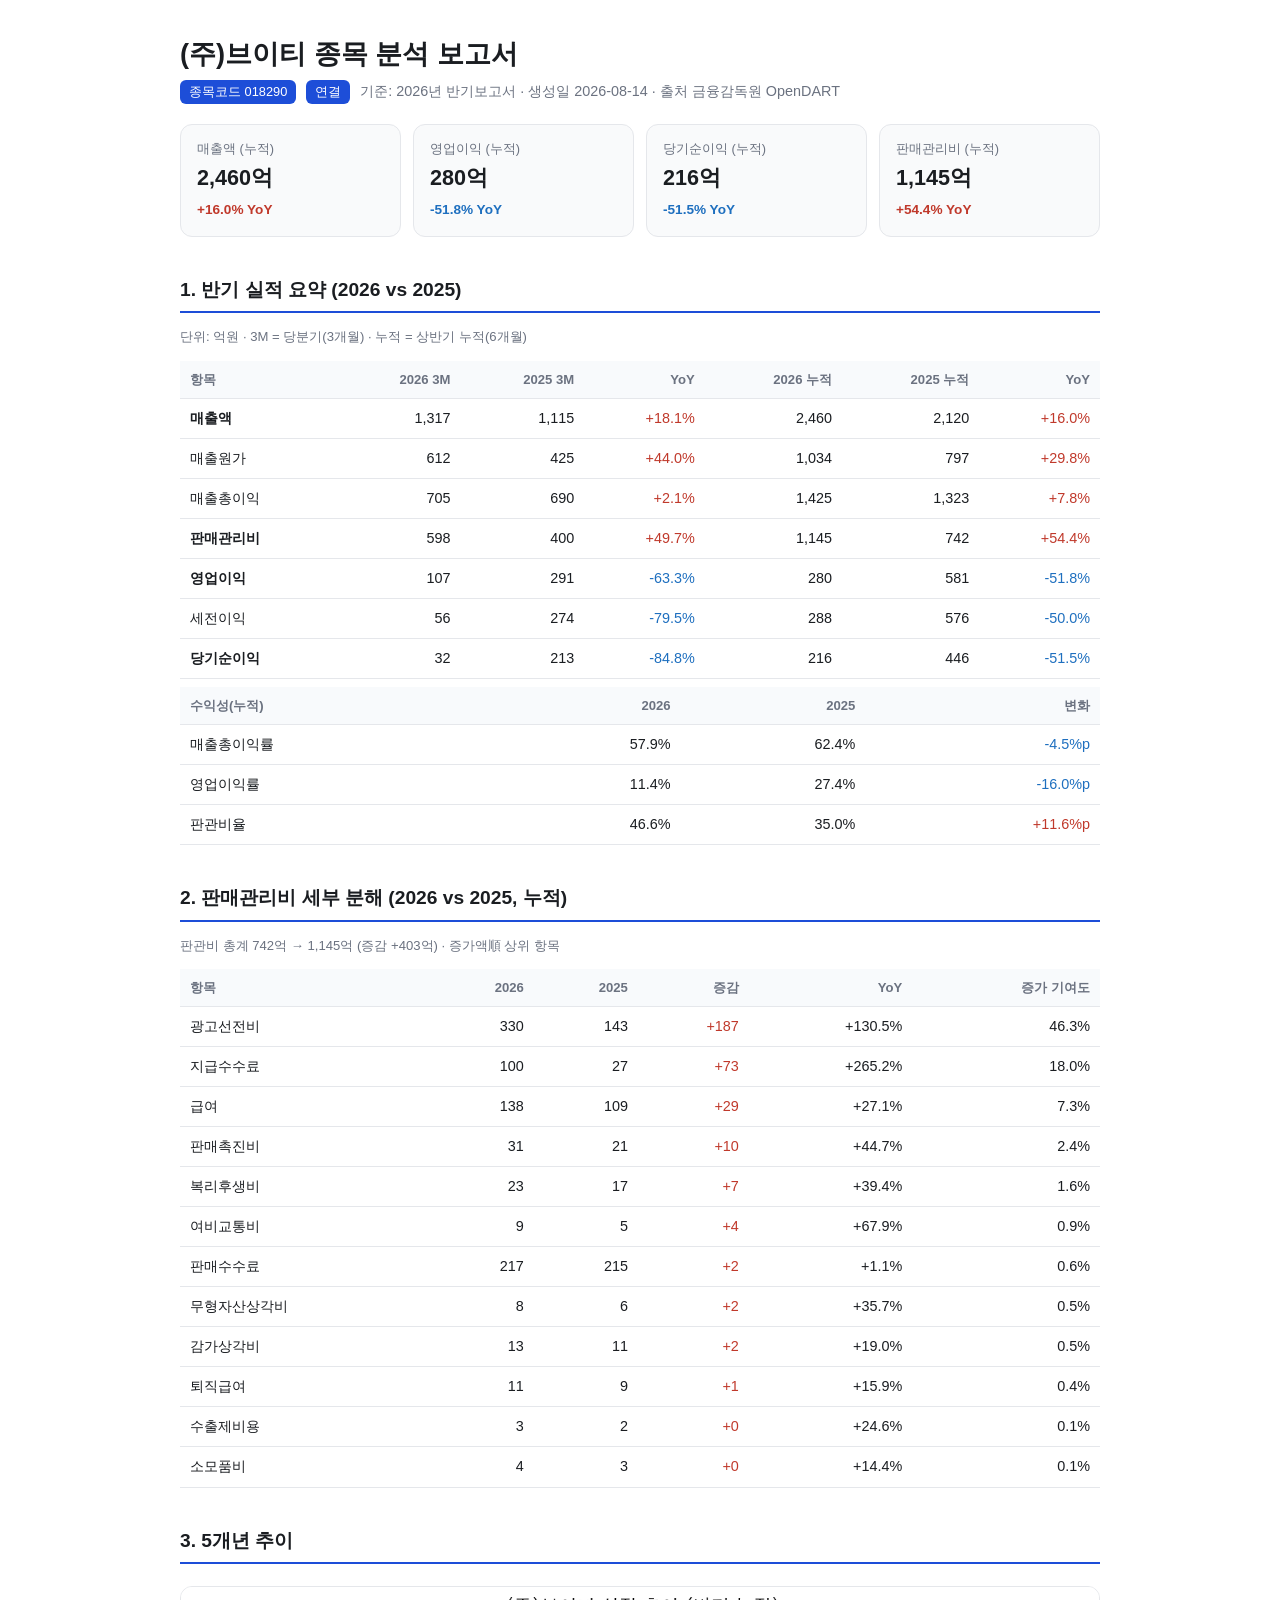
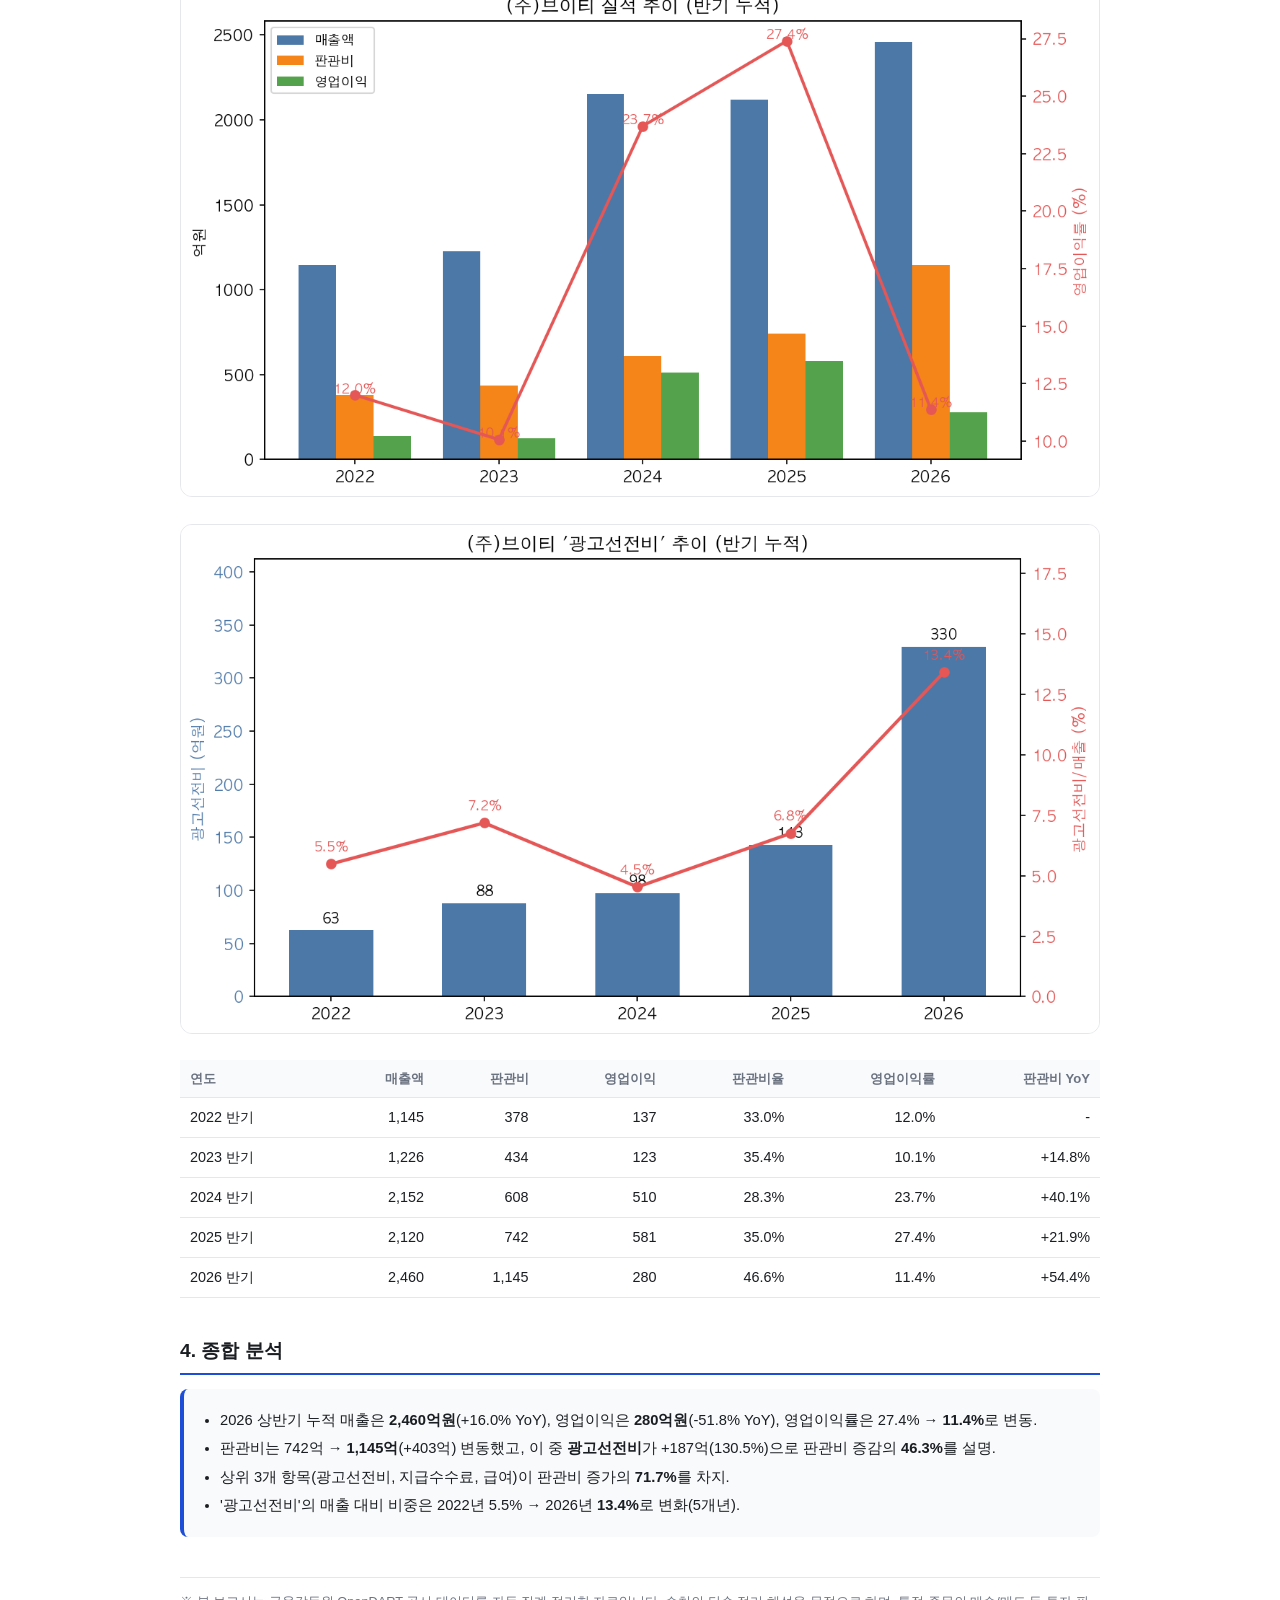
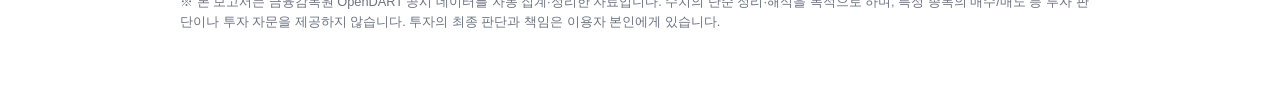
<file: (주)브이티_분석보고서_2026반기.html>
<!doctype html><html lang="ko"><head><meta charset="utf-8">
<meta name="viewport" content="width=device-width, initial-scale=1">
<title>(주)브이티 종목 분석 보고서</title>
<style>
:root{--bg:#ffffff;--fg:#1a1d21;--muted:#6b7280;--line:#e5e7eb;--head:#f8fafc;--accent:#1d4ed8;--up:#c0392b;--down:#1e6fbf;--card:#f9fafb;}
@media (prefers-color-scheme:dark){:root{--bg:#14171c;--fg:#e6e9ef;--muted:#9aa3b2;--line:#2a2f38;--head:#1c212a;--accent:#5b8cff;--up:#ff6b6b;--down:#4da3ff;--card:#1a1f27;}}
*{box-sizing:border-box}body{margin:0;background:var(--bg);color:var(--fg);font-family:-apple-system,BlinkMacSystemFont,"Apple SD Gothic Neo","Segoe UI",Roboto,sans-serif;line-height:1.6}
.wrap{max-width:960px;margin:0 auto;padding:32px 20px 64px}
h1{font-size:1.7rem;margin:0 0 4px}h2{font-size:1.2rem;margin:38px 0 12px;padding-bottom:6px;border-bottom:2px solid var(--accent)}
.sub{color:var(--muted);font-size:.9rem}
.badge{display:inline-block;background:var(--accent);color:#fff;border-radius:6px;padding:2px 9px;font-size:.8rem;margin-right:6px}
.kpis{display:flex;flex-wrap:wrap;gap:12px;margin:20px 0}
.kpi{flex:1;min-width:150px;background:var(--card);border:1px solid var(--line);border-radius:12px;padding:14px 16px}
.kpi .lab{font-size:.8rem;color:var(--muted)}.kpi .val{font-size:1.35rem;font-weight:700;margin-top:2px}
.kpi .chg{font-size:.85rem;font-weight:600}
.up{color:var(--up)}.down{color:var(--down)}
table{width:100%;border-collapse:collapse;font-size:.9rem;margin:8px 0;overflow-x:auto;display:block}
@media(min-width:640px){table{display:table}}
th,td{padding:8px 10px;border-bottom:1px solid var(--line);text-align:left;white-space:nowrap}
th{background:var(--head);font-weight:600;font-size:.82rem;color:var(--muted)}
td.num,th.num{text-align:right;font-variant-numeric:tabular-nums}
.note{background:var(--card);border-left:4px solid var(--accent);border-radius:8px;padding:14px 18px;margin:14px 0;font-size:.92rem}
.note ul{margin:6px 0 0;padding-left:18px}.note li{margin:5px 0}
img.chart{width:100%;border:1px solid var(--line);border-radius:12px;margin:10px 0;background:#fff}
.disc{margin-top:40px;font-size:.8rem;color:var(--muted);border-top:1px solid var(--line);padding-top:14px}
.small{color:var(--muted);font-size:.82rem}
</style></head><body><div class="wrap">

<h1>(주)브이티 종목 분석 보고서</h1>
<div class="sub">
  <span class="badge">종목코드 018290</span>
  <span class="badge">연결</span>
  기준: 2026년 반기보고서 · 생성일 2026-08-14 · 출처 금융감독원 OpenDART
</div>

<div class="kpis"><div class="kpi"><div class="lab">매출액 (누적)</div><div class="val">2,460억</div><span class="chg up">+16.0% YoY</span></div><div class="kpi"><div class="lab">영업이익 (누적)</div><div class="val">280억</div><span class="chg down">-51.8% YoY</span></div><div class="kpi"><div class="lab">당기순이익 (누적)</div><div class="val">216억</div><span class="chg down">-51.5% YoY</span></div><div class="kpi"><div class="lab">판매관리비 (누적)</div><div class="val">1,145억</div><span class="chg up">+54.4% YoY</span></div></div>

<h2>1. 반기 실적 요약 (2026 vs 2025)</h2>
<p class="small">단위: 억원 · 3M = 당분기(3개월) · 누적 = 상반기 누적(6개월)</p>
<table>
<thead><tr><th>항목</th><th class="num">2026 3M</th><th class="num">2025 3M</th><th class="num">YoY</th>
<th class="num">2026 누적</th><th class="num">2025 누적</th><th class="num">YoY</th></tr></thead>
<tbody><tr><td><strong>매출액</strong></td><td class="num">1,317</td><td class="num">1,115</td><td class="num up">+18.1%</td><td class="num">2,460</td><td class="num">2,120</td><td class="num up">+16.0%</td></tr>
<tr><td>매출원가</td><td class="num">612</td><td class="num">425</td><td class="num up">+44.0%</td><td class="num">1,034</td><td class="num">797</td><td class="num up">+29.8%</td></tr>
<tr><td>매출총이익</td><td class="num">705</td><td class="num">690</td><td class="num up">+2.1%</td><td class="num">1,425</td><td class="num">1,323</td><td class="num up">+7.8%</td></tr>
<tr><td><strong>판매관리비</strong></td><td class="num">598</td><td class="num">400</td><td class="num up">+49.7%</td><td class="num">1,145</td><td class="num">742</td><td class="num up">+54.4%</td></tr>
<tr><td><strong>영업이익</strong></td><td class="num">107</td><td class="num">291</td><td class="num down">-63.3%</td><td class="num">280</td><td class="num">581</td><td class="num down">-51.8%</td></tr>
<tr><td>세전이익</td><td class="num">56</td><td class="num">274</td><td class="num down">-79.5%</td><td class="num">288</td><td class="num">576</td><td class="num down">-50.0%</td></tr>
<tr><td><strong>당기순이익</strong></td><td class="num">32</td><td class="num">213</td><td class="num down">-84.8%</td><td class="num">216</td><td class="num">446</td><td class="num down">-51.5%</td></tr>
</tbody></table>

<table>
<thead><tr><th>수익성(누적)</th><th class="num">2026</th><th class="num">2025</th><th class="num">변화</th></tr></thead>
<tbody><tr><td>매출총이익률</td><td class="num">57.9%</td><td class="num">62.4%</td><td class="num down">-4.5%p</td></tr>
<tr><td>영업이익률</td><td class="num">11.4%</td><td class="num">27.4%</td><td class="num down">-16.0%p</td></tr>
<tr><td>판관비율</td><td class="num">46.6%</td><td class="num">35.0%</td><td class="num up">+11.6%p</td></tr>
</tbody></table>

<h2>2. 판매관리비 세부 분해 (2026 vs 2025, 누적)</h2>
<p class="small">판관비 총계 742억 → 1,145억
(증감 +403억) · 증가액順 상위 항목</p>
<table>
<thead><tr><th>항목</th><th class="num">2026</th><th class="num">2025</th>
<th class="num">증감</th><th class="num">YoY</th><th class="num">증가 기여도</th></tr></thead>
<tbody><tr><td>광고선전비</td><td class="num">330</td><td class="num">143</td><td class="num up">+187</td><td class="num">+130.5%</td><td class="num">46.3%</td></tr>
<tr><td>지급수수료</td><td class="num">100</td><td class="num">27</td><td class="num up">+73</td><td class="num">+265.2%</td><td class="num">18.0%</td></tr>
<tr><td>급여</td><td class="num">138</td><td class="num">109</td><td class="num up">+29</td><td class="num">+27.1%</td><td class="num">7.3%</td></tr>
<tr><td>판매촉진비</td><td class="num">31</td><td class="num">21</td><td class="num up">+10</td><td class="num">+44.7%</td><td class="num">2.4%</td></tr>
<tr><td>복리후생비</td><td class="num">23</td><td class="num">17</td><td class="num up">+7</td><td class="num">+39.4%</td><td class="num">1.6%</td></tr>
<tr><td>여비교통비</td><td class="num">9</td><td class="num">5</td><td class="num up">+4</td><td class="num">+67.9%</td><td class="num">0.9%</td></tr>
<tr><td>판매수수료</td><td class="num">217</td><td class="num">215</td><td class="num up">+2</td><td class="num">+1.1%</td><td class="num">0.6%</td></tr>
<tr><td>무형자산상각비</td><td class="num">8</td><td class="num">6</td><td class="num up">+2</td><td class="num">+35.7%</td><td class="num">0.5%</td></tr>
<tr><td>감가상각비</td><td class="num">13</td><td class="num">11</td><td class="num up">+2</td><td class="num">+19.0%</td><td class="num">0.5%</td></tr>
<tr><td>퇴직급여</td><td class="num">11</td><td class="num">9</td><td class="num up">+1</td><td class="num">+15.9%</td><td class="num">0.4%</td></tr>
<tr><td>수출제비용</td><td class="num">3</td><td class="num">2</td><td class="num up">+0</td><td class="num">+24.6%</td><td class="num">0.1%</td></tr>
<tr><td>소모품비</td><td class="num">4</td><td class="num">3</td><td class="num up">+0</td><td class="num">+14.4%</td><td class="num">0.1%</td></tr>
</tbody></table>

<h2>3. 5개년 추이</h2>
<img class="chart" alt="실적 추이" src="[data-uri]">
<img class="chart" alt="광고선전비 추이" src="[data-uri]">
<table>
<thead><tr><th>연도</th><th class="num">매출액</th><th class="num">판관비</th><th class="num">영업이익</th>
<th class="num">판관비율</th><th class="num">영업이익률</th><th class="num">판관비 YoY</th></tr></thead>
<tbody><tr><td>2022 반기</td><td class="num">1,145</td><td class="num">378</td><td class="num">137</td><td class="num">33.0%</td><td class="num">12.0%</td><td class="num">-</td></tr>
<tr><td>2023 반기</td><td class="num">1,226</td><td class="num">434</td><td class="num">123</td><td class="num">35.4%</td><td class="num">10.1%</td><td class="num">+14.8%</td></tr>
<tr><td>2024 반기</td><td class="num">2,152</td><td class="num">608</td><td class="num">510</td><td class="num">28.3%</td><td class="num">23.7%</td><td class="num">+40.1%</td></tr>
<tr><td>2025 반기</td><td class="num">2,120</td><td class="num">742</td><td class="num">581</td><td class="num">35.0%</td><td class="num">27.4%</td><td class="num">+21.9%</td></tr>
<tr><td>2026 반기</td><td class="num">2,460</td><td class="num">1,145</td><td class="num">280</td><td class="num">46.6%</td><td class="num">11.4%</td><td class="num">+54.4%</td></tr>
</tbody></table>

<h2>4. 종합 분석</h2>
<div class="note"><ul><li>2026 상반기 누적 매출은 <b>2,460억원</b>(+16.0% YoY), 영업이익은 <b>280억원</b>(-51.8% YoY), 영업이익률은 27.4% → <b>11.4%</b>로 변동.</li><li>판관비는 742억 → <b>1,145억</b>(+403억) 변동했고, 이 중 <b>광고선전비</b>가 +187억(130.5%)으로 판관비 증감의 <b>46.3%</b>를 설명.</li><li>상위 3개 항목(광고선전비, 지급수수료, 급여)이 판관비 증가의 <b>71.7%</b>를 차지.</li><li>'광고선전비'의 매출 대비 비중은 2022년 5.5% → 2026년 <b>13.4%</b>로 변화(5개년).</li></ul></div>

<div class="disc">
※ 본 보고서는 금융감독원 OpenDART 공시 데이터를 자동 집계·정리한 자료입니다.
수치의 단순 정리·해석을 목적으로 하며, 특정 종목의 매수/매도 등 투자 판단이나
투자 자문을 제공하지 않습니다. 투자의 최종 판단과 책임은 이용자 본인에게 있습니다.
</div>
</div></body></html>
</file>
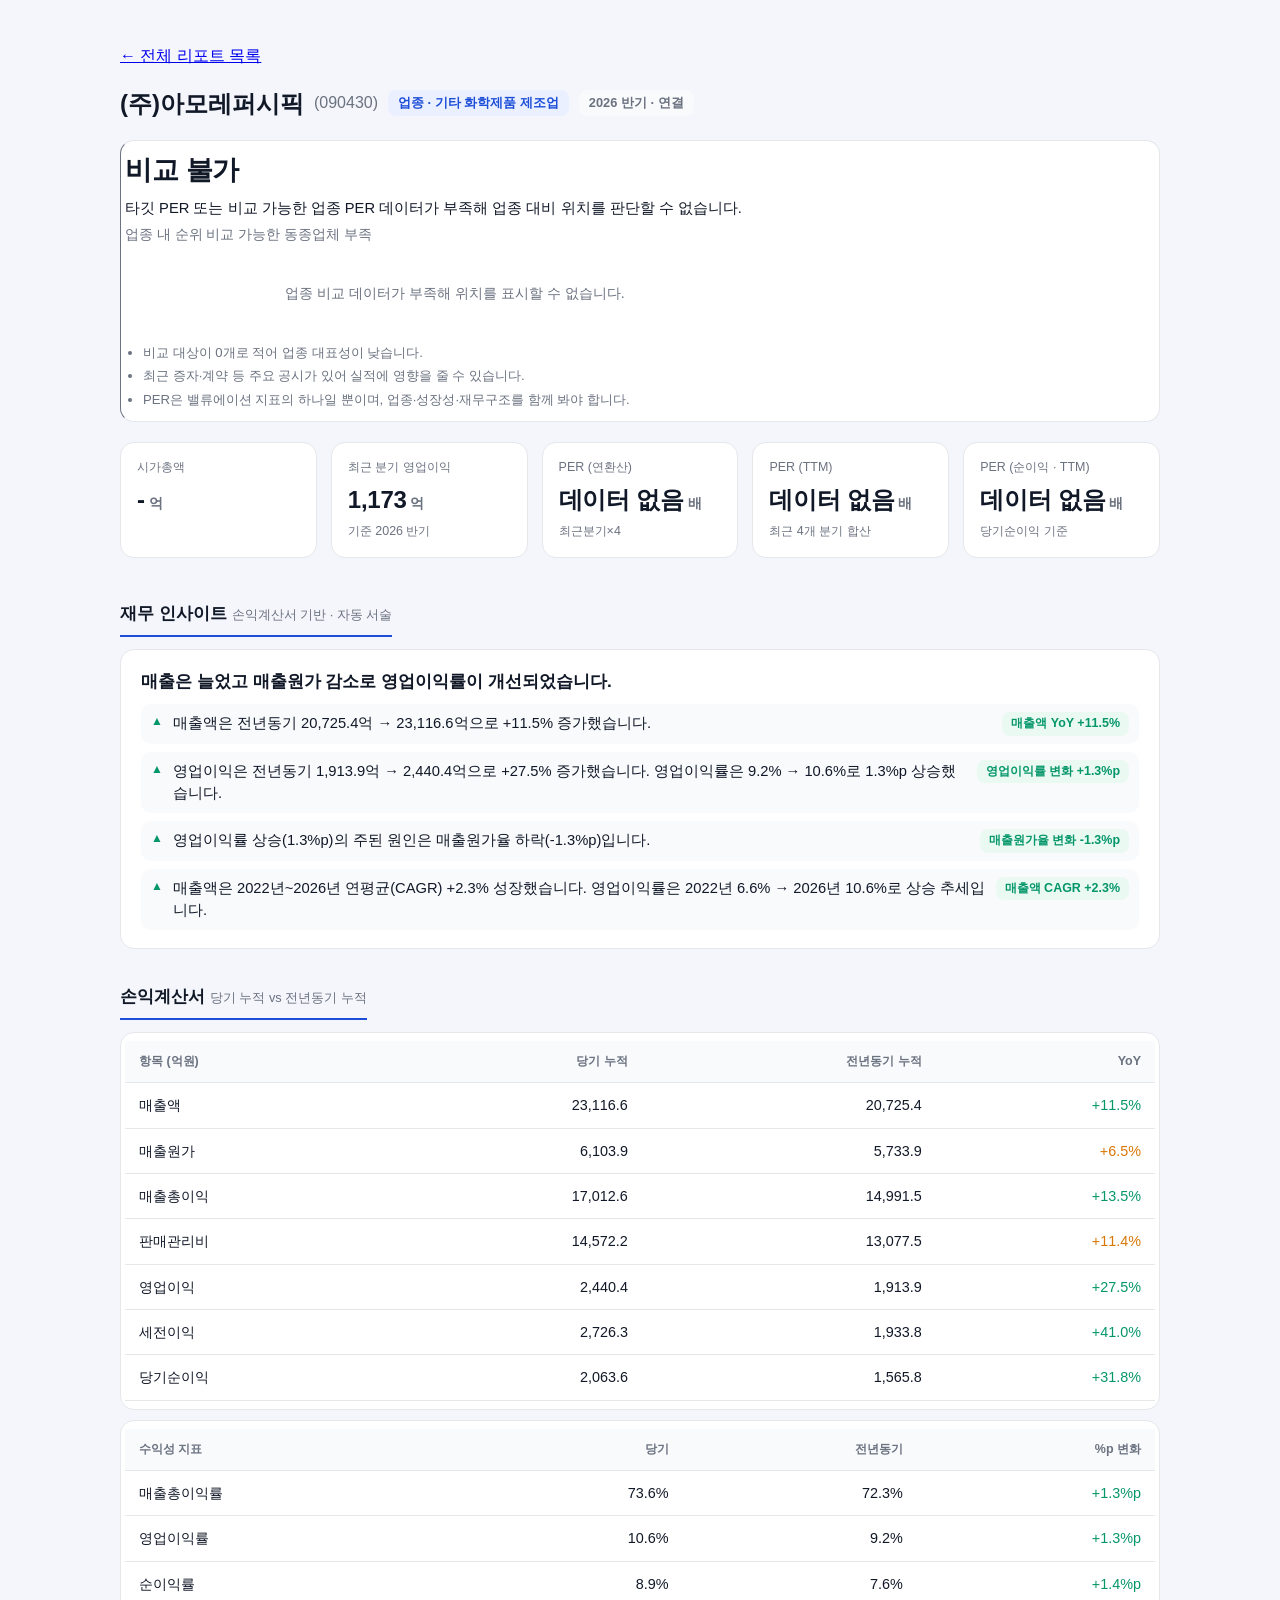
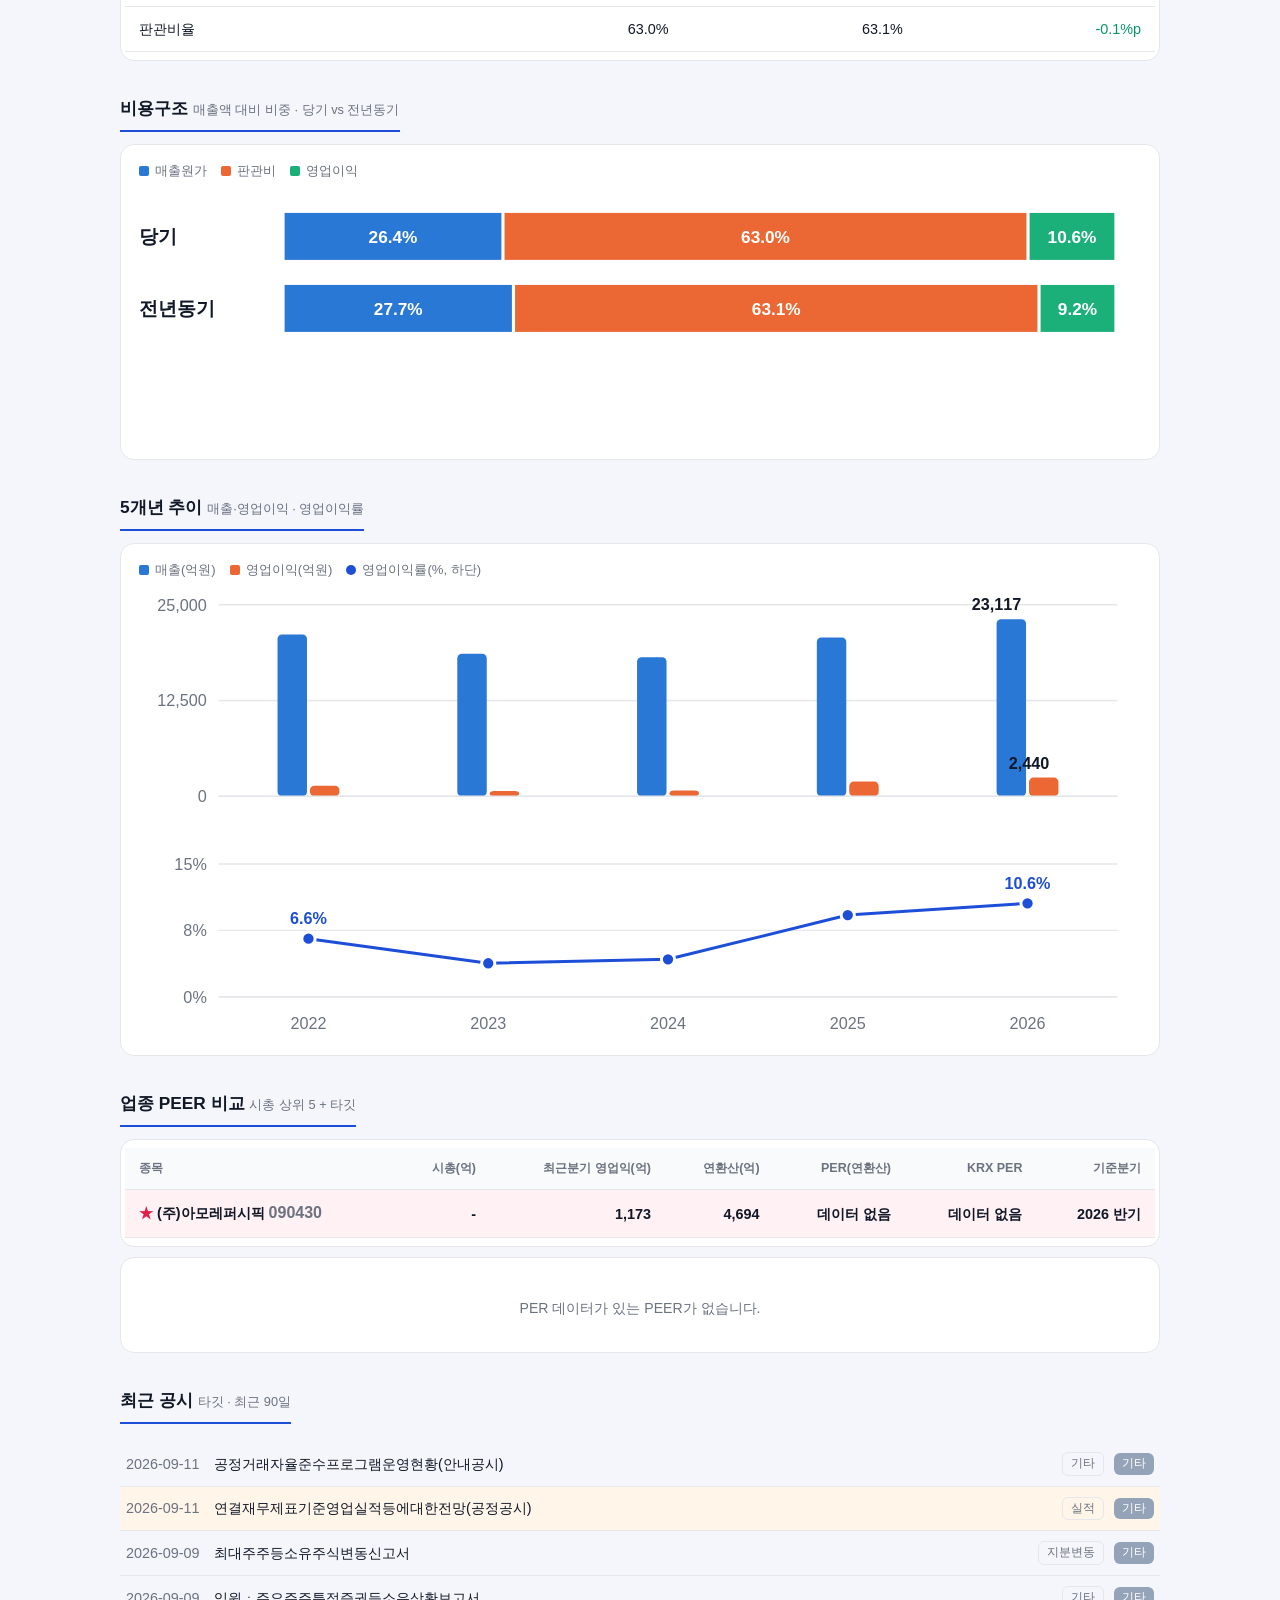
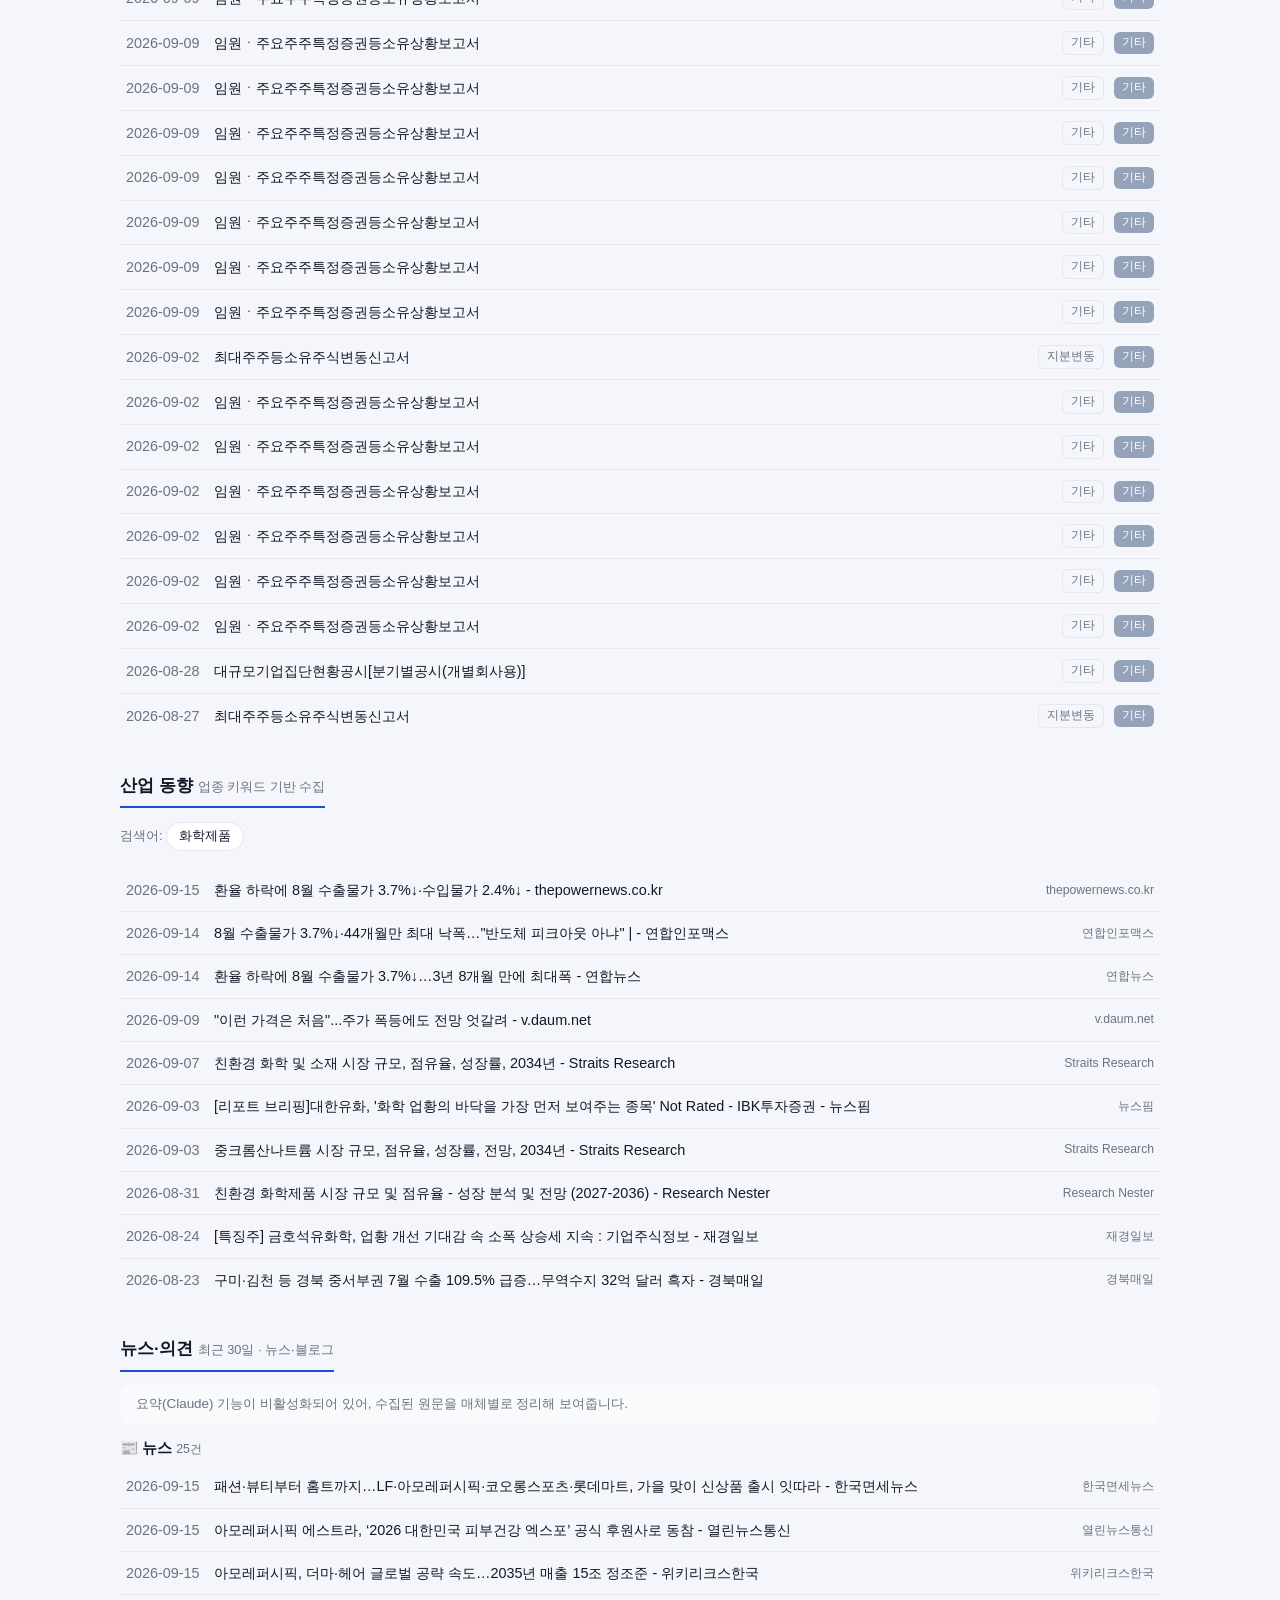
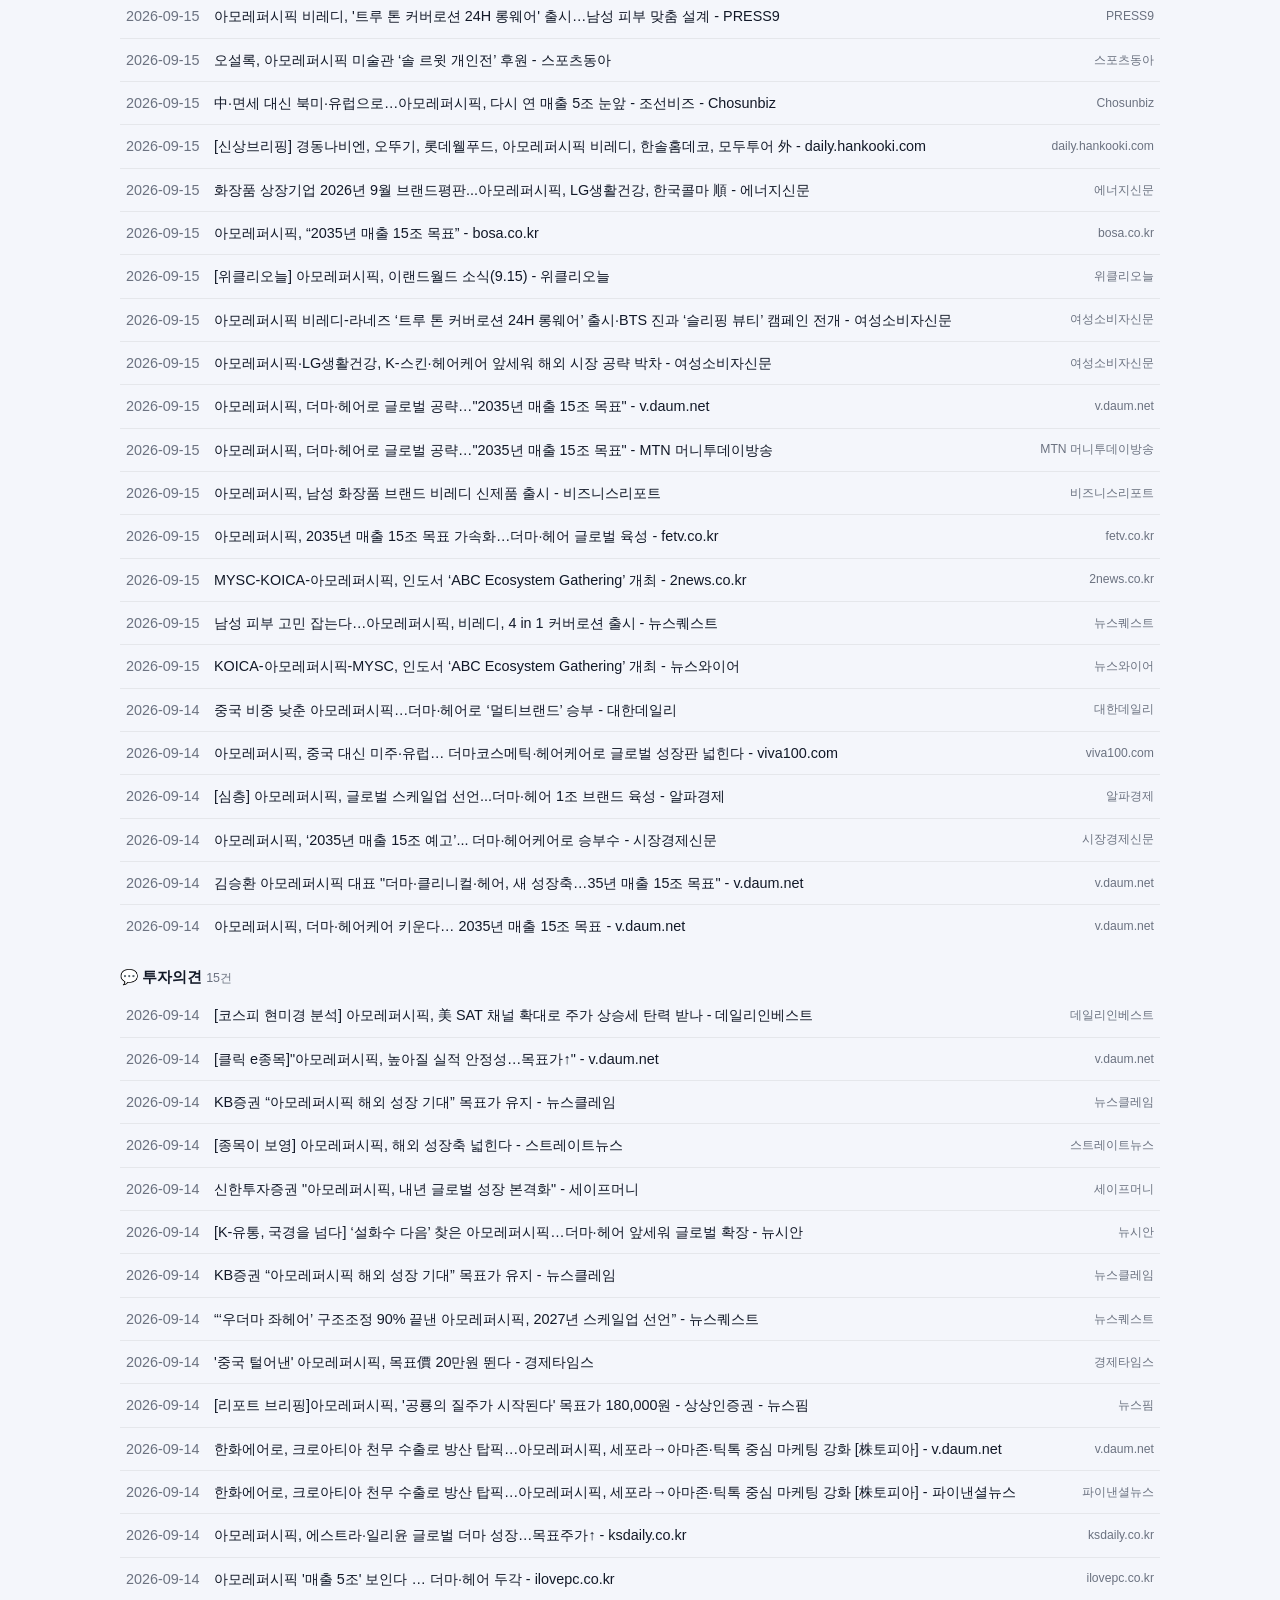
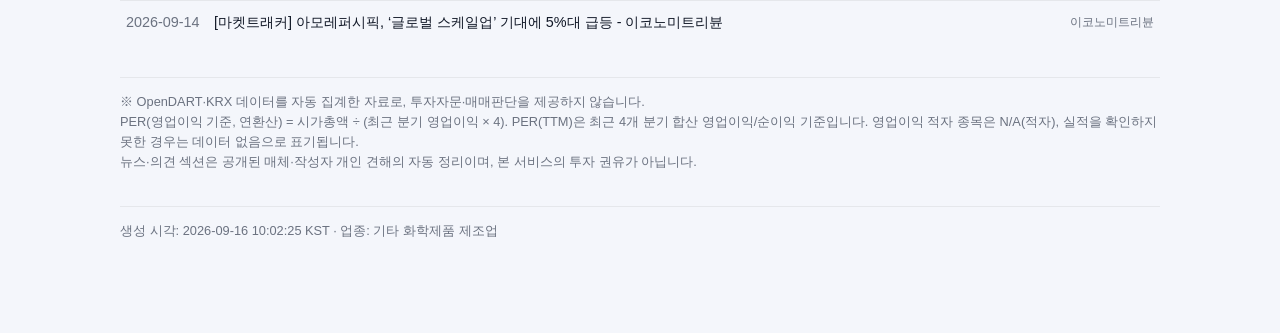
<file: (주)아모레퍼시픽.html>
<!doctype html>
<html lang="ko">
<head>
<meta charset="utf-8">
<meta name="viewport" content="width=device-width, initial-scale=1">
<title>(주)아모레퍼시픽(090430) PER·PEER 분석 리포트 · 2026-09-16 10:02:25</title>
<style>
:root{
  --bg:#f4f6fb; --panel:#ffffff; --fg:#111827; --muted:#6b7280; --line:#e5e7eb;
  --brand:#1d4ed8; --brand-soft:#eaf0ff; --target:#e11d48; --target-soft:#fff1f4;
  --good:#059669; --warn:#d97706; --head:#f8fafc; --chip:#5b8cff;
  --good-soft:#eafaf3; --warn-soft:#fff6e9;
  --series-1:#2a78d6; --series-2:#eb6834; --series-3:#1baf7a;
  --shadow:0 1px 3px rgba(16,24,40,.06),0 8px 24px rgba(16,24,40,.06);
}
@media (prefers-color-scheme:dark){
  :root{--bg:#0d1017;--panel:#151a22;--fg:#e6e9ef;--muted:#9aa3b2;--line:#252b36;
    --brand:#5b8cff;--brand-soft:#1a2440;--target:#fb7185;--target-soft:#2a1720;
    --good:#34d399;--warn:#fbbf24;--head:#1b212b;--chip:#3b6ae0;
    --good-soft:#122a20;--warn-soft:#332209;
    --series-1:#3987e5;--series-2:#d95926;--series-3:#199e70;
    --shadow:0 1px 3px rgba(0,0,0,.4),0 8px 24px rgba(0,0,0,.35);}
}
*{box-sizing:border-box}
body{margin:0;background:var(--bg);color:var(--fg);
  font-family:-apple-system,BlinkMacSystemFont,"Apple SD Gothic Neo","Segoe UI",Roboto,sans-serif;line-height:1.55}
.page{max-width:1080px;margin:0 auto;padding:28px 20px 80px}
.hidden{display:none !important}

/* 검색 */
.brand-row{display:flex;align-items:baseline;gap:10px}
h1{font-size:1.55rem;margin:0}
.sub{color:var(--muted);font-size:.9rem;margin:6px 0 22px}
.searchbar{display:flex;gap:10px;max-width:620px}
.searchbar input{flex:1;padding:13px 16px;border:1.5px solid var(--line);border-radius:12px;
  font-size:1rem;background:var(--panel);color:var(--fg)}
.searchbar input:focus{outline:none;border-color:var(--brand)}
.btn{padding:13px 22px;border:0;border-radius:12px;background:var(--brand);color:#fff;font-weight:700;font-size:1rem;cursor:pointer}
.btn:disabled{opacity:.6;cursor:default}
.examples{margin-top:14px;color:var(--muted);font-size:.85rem}
.tagpill{display:inline-block;border:1px solid var(--line);border-radius:999px;padding:3px 12px;margin:0 6px 6px 0;font-size:.82rem;cursor:pointer;background:var(--panel);color:var(--fg)}
.tagpill:hover{border-color:var(--brand);color:var(--brand)}

.error{background:var(--target-soft);color:var(--target);border:1px solid var(--target);border-radius:12px;
  padding:12px 16px;margin:14px 0;font-size:.9rem;max-width:620px}

/* 진행 */
.prog-wrap{max-width:620px}
.bar{height:10px;background:var(--line);border-radius:8px;overflow:hidden}
.fill{height:100%;width:0%;background:linear-gradient(90deg,var(--brand),var(--chip));border-radius:8px;transition:width .3s}
.steps{list-style:none;padding:0;margin:20px 0 0;display:grid;gap:10px}
.steps li{display:flex;align-items:center;gap:11px;font-size:.92rem;color:var(--muted)}
.steps li .ic{width:22px;height:22px;border-radius:50%;display:grid;place-items:center;font-size:.72rem;flex:none;
  border:1.5px solid var(--line);background:var(--panel)}
.steps li.done{color:var(--fg)} .steps li.done .ic{background:var(--good);border-color:var(--good);color:#fff}
.steps li.now{color:var(--fg);font-weight:600} .steps li.now .ic{border-color:var(--brand);color:var(--brand)}
.spin{width:12px;height:12px;border:2px solid var(--brand);border-top-color:transparent;border-radius:50%;animation:spin .7s linear infinite}
@keyframes spin{to{transform:rotate(360deg)}}
.prog-caption{margin-top:16px;font-size:.86rem;color:var(--muted)}
.prog-caption b{color:var(--fg)}

/* 결과 */
.result-head{display:flex;align-items:center;gap:10px;flex-wrap:wrap}
.result-head h1{font-size:1.5rem;margin:0}
.code{color:var(--muted);font-size:1rem}
.sector-chip,.basis-chip{background:var(--brand-soft);color:var(--brand);border-radius:8px;padding:3px 10px;font-size:.8rem;font-weight:600}
.basis-chip{background:var(--head);color:var(--muted)}

/* 밸류에이션 카드(hero) */
.hero-card{margin-top:18px;padding:22px 24px;border-left:5px solid var(--line)}
.hero-card.tone-good{background:var(--good-soft);border-left-color:var(--good)}
.hero-card.tone-warn{background:var(--warn-soft);border-left-color:var(--warn)}
.hero-card.tone-neutral{border-left-color:var(--muted)}
.hero-top{display:flex;align-items:baseline;gap:14px;flex-wrap:wrap}
.hero-label{font-size:1.7rem;font-weight:800;letter-spacing:-.01em}
.hero-label.tone-good{color:var(--good)} .hero-label.tone-warn{color:var(--warn)} .hero-label.tone-neutral{color:var(--fg)}
.hero-discount{font-size:.95rem;color:var(--fg)}
.hero-discount b{font-variant-numeric:tabular-nums}
.hero-note{margin-top:6px;font-size:.92rem;color:var(--fg)}
.hero-rank{margin-top:4px;font-size:.85rem;color:var(--muted)}
.val-rank-n{font-weight:800;color:var(--fg);font-size:1rem}
.gauge-wrap{margin-top:14px;max-width:660px}
.gauge-svg{display:block;overflow:visible}
.gauge-lab{font-size:11px;fill:var(--fg)}
.gauge-lab.muted{fill:var(--muted)}
.gauge-lab.gauge-target{font-weight:700}
.hero-caveats{margin:14px 0 0;padding-left:18px;font-size:.82rem;color:var(--muted)}
.hero-caveats li{margin:3px 0}

/* KPI 행 */
.kpi-row{display:grid;grid-template-columns:repeat(5,1fr);gap:14px;margin:20px 0 8px}
.kpi{background:var(--panel);border:1px solid var(--line);border-radius:14px;padding:15px 16px}
.kpi .lab{font-size:.78rem;color:var(--muted)}
.kpi .val{font-size:1.5rem;font-weight:800;margin-top:4px;letter-spacing:-.01em}
.kpi .val small{font-size:.9rem;font-weight:600;color:var(--muted)}
.kpi.kpi-warn{background:var(--warn-soft);border-color:var(--warn)}
.kpi .note{font-size:.78rem;margin-top:4px}
.note.good{color:var(--good)} .note.warn{color:var(--warn)} .note.muted{color:var(--muted)}

h2{font-size:1.08rem;margin:34px 0 12px;padding-bottom:8px;border-bottom:2px solid var(--brand);display:inline-block}
h2 .hint{font-size:.8rem;color:var(--muted);font-weight:500}
.card{background:var(--panel);border:1px solid var(--line);border-radius:14px;padding:8px 4px}
.chart-card{padding:16px 18px 8px}
.chart-empty{padding:24px 8px;text-align:center;color:var(--muted);font-size:.88rem}

.table-scroll{overflow-x:auto}
table{width:100%;border-collapse:collapse;font-size:.9rem}
th,td{padding:11px 14px;border-bottom:1px solid var(--line);white-space:nowrap;text-align:left}
th{background:var(--head);color:var(--muted);font-size:.78rem;font-weight:600}
td.num,th.num{text-align:right;font-variant-numeric:tabular-nums}
tr.target td{background:var(--target-soft);font-weight:700}
tr.target td:first-child::before{content:"★ ";color:var(--target)}
.badge-under{color:var(--good);font-weight:700}
.badge-over{color:var(--warn);font-weight:700}

.disc{list-style:none;padding:0;margin:6px 0 0}
.disc li{display:flex;align-items:center;gap:10px;padding:10px 6px;border-bottom:1px solid var(--line);font-size:.9rem}
.disc li:last-child{border-bottom:0}
.disc li.high{background:var(--warn-soft)}
.disc .d{color:var(--muted);font-variant-numeric:tabular-nums;width:78px;flex:none}
.disc .t{flex:1}
.disc .t a{color:inherit;text-decoration:none}
.disc .t a:hover{color:var(--brand);text-decoration:underline}
.disc .type{font-size:.72rem;color:#fff;border-radius:6px;padding:2px 8px;flex:none}
.type.reg{background:#64748b}.type.major{background:#d97706}.type.issue{background:#7c3aed}.type.etc{background:#94a3b8}
.cat-tag{font-size:.72rem;color:var(--muted);border:1px solid var(--line);border-radius:6px;padding:2px 8px;flex:none}
.src-tag{font-size:.76rem;color:var(--muted);flex:none}

/* 재무 인사이트 */
.fin-card{padding:18px 20px}
.fin-headline{font-size:1.08rem;font-weight:700;margin-bottom:10px}
.fin-list{list-style:none;margin:0;padding:0;display:grid;gap:8px}
.fin-item{display:flex;align-items:flex-start;gap:10px;font-size:.92rem;padding:8px 10px;border-radius:10px;background:var(--head)}
.fin-ic{flex:none;font-size:.75rem;line-height:1.5}
.fin-ic.tone-good{color:var(--good)} .fin-ic.tone-warn{color:var(--warn)} .fin-ic.tone-neutral{color:var(--muted)}
.fin-text{flex:1}
.fin-metric{flex:none;font-size:.78rem;font-weight:700;font-variant-numeric:tabular-nums;border-radius:8px;padding:2px 9px;white-space:nowrap}
.fin-metric.tone-good{color:var(--good);background:var(--good-soft)}
.fin-metric.tone-warn{color:var(--warn);background:var(--warn-soft)}
.fin-metric.tone-neutral{color:var(--muted);background:var(--head)}
.fin-empty{padding:14px 16px;color:var(--muted);font-size:.88rem}

/* 손익계산서 */
.stmt-table td.num.pos{color:var(--good)}
.stmt-table td.num.neg{color:var(--warn)}

/* 차트 범례/공용 SVG 텍스트 */
.legend-row{display:flex;flex-wrap:wrap;gap:14px;margin:0 0 10px;font-size:.82rem;color:var(--muted)}
.legend-item{display:inline-flex;align-items:center;gap:6px}
.legend-dot{width:10px;height:10px;border-radius:2px;display:inline-block}
.cost-svg,.trend-svg,.peer-svg{display:block;overflow:visible}
.stack-row-label{font-size:12px;fill:var(--fg);font-weight:600}
.seg-label{font-size:11px;font-weight:700}
.grid-line{stroke:var(--line);stroke-width:1}
.axis-line{stroke:var(--line);stroke-width:1}
.axis-lab{font-size:11px;fill:var(--muted)}
.bar-end-lab{font-size:11px;fill:var(--fg);font-weight:700;font-variant-numeric:tabular-nums}
.line-end-lab{font-size:11px;fill:var(--brand);font-weight:700;font-variant-numeric:tabular-nums}
.peer-name{font-size:.86rem;fill:var(--muted)}
.peer-name.target{fill:var(--target);font-weight:700}
.peer-val{font-size:.86rem;font-weight:700;fill:var(--fg);font-variant-numeric:tabular-nums}
.peer-val.muted{font-weight:400;fill:var(--muted)}
.median-line{stroke:var(--muted);stroke-width:2;stroke-dasharray:4 3}

/* 산업 동향 */
.terms-row{font-size:.84rem;color:var(--muted);margin:2px 0 12px}
.tagpill.static{cursor:default}
.tagpill.static:hover{border-color:var(--line);color:var(--fg)}
.industry-summary{padding:14px 16px;margin-bottom:10px;font-size:.9rem}
.industry-summary ul{margin:8px 0 0;padding-left:18px}
.industry-list{margin-top:2px}

/* 투자포인트·리스크 */
.ins-grid{display:grid;grid-template-columns:1fr 1fr;gap:16px}
.ins-card{padding:16px 18px;border-left:4px solid var(--line)}
.ins-card.ins-good{border-left-color:var(--good)}
.ins-card.ins-warn{border-left-color:var(--warn)}
.ins-card.ins-neutral{border-left-color:var(--muted)}
.ins-card ul{margin:0;padding-left:18px;font-size:.9rem}
.ins-card li{margin:4px 0}
.ins-title{font-weight:700;margin-bottom:8px}
.ins-title.tone-good{color:var(--good)}
.ins-title.tone-warn{color:var(--warn)}
.ins-title.tone-neutral{color:var(--fg)}
.src-ref{color:var(--brand);font-size:.78em}
.src-list{margin-top:12px;padding:12px 16px;font-size:.82rem;color:var(--muted)}
.src-list a{color:var(--brand);word-break:break-all}
.ins-empty{padding:14px 16px;color:var(--muted);font-size:.88rem}
.ins-banner{padding:10px 16px;margin-bottom:12px;border-radius:10px;background:var(--head);color:var(--muted);font-size:.84rem}
.src-group{margin-bottom:18px}
.src-group:last-child{margin-bottom:0}
.src-group-title{font-weight:700;font-size:.92rem;margin:0 0 4px}
.src-group-title .hint{font-weight:500;color:var(--muted);font-size:.78rem}

@media (max-width:720px){
  .ins-grid{grid-template-columns:1fr}
}

.disclaimer{margin-top:34px;padding-top:14px;border-top:1px solid var(--line);color:var(--muted);font-size:.8rem}

@media (max-width:720px){
  .kpi-row{grid-template-columns:repeat(2,1fr)}
  .hero-card{padding:18px 16px}
  .hero-label{font-size:1.4rem}
  .page{padding:20px 14px 60px}
}

</style>
</head>
<body>
<div class="page">
  <p><a href="index.html">&larr; 전체 리포트 목록</a></p>
  <section id="view-result" class="view">
    <div id="result"></div>
  </section>
  <p class="disclaimer">생성 시각: 2026-09-16 10:02:25 KST · 업종: 기타 화학제품 제조업</p>
</div>
<script>
// 결과(res) 렌더링 — 라이브 앱(web/app.js)과 정적 리포트(scripts/build_site.py가 생성하는
// HTML)가 함께 사용하는 순수 렌더 로직. DOM에 값을 "그려 넣는" 것 외의 상태(폴링, 진행바 등)는
// 다루지 않는다. 라이브 SPA 전용 동작(검색 화면으로 복귀)은 #view-search 존재 여부로
// 감지해서만 덧붙인다 — 정적 리포트에는 그 화면 자체가 없기 때문이다.
//
// 차트는 전부 인라인 SVG로 이 파일 안에서 생성한다(외부 라이브러리/CDN 없음 — 정적
// Pages 빌드가 자기완결형을 유지해야 한다). 색상은 CSS 커스텀 프로퍼티(--fg, --muted,
// --brand, --target, --good, --warn, --panel, --line, --series-1/2/3)를 통해 라이트/다크
// 테마를 함께 지원한다.
const $ = (s) => document.querySelector(s);

const REPRT_LABEL = { Q1: "1분기", HALF: "반기", Q3: "3분기", ANNUAL: "4분기" };
const FS_DIV_LABEL = { CFS: "연결", OFS: "별도" };

const fmt = (v, dp = 1) => (typeof v === "number" && !Number.isNaN(v)
  ? v.toLocaleString("ko-KR", { minimumFractionDigits: dp, maximumFractionDigits: dp })
  : "-");

const fmtSigned = (v, dp = 1) => (typeof v === "number" && !Number.isNaN(v)
  ? (v > 0 ? "+" : "") + fmt(v, dp)
  : "-");

function fmtMetric(m) {
  if (!m || typeof m.value !== "number" || Number.isNaN(m.value)) return "-";
  return fmtSigned(m.value, 1) + (m.unit || "");
}

// PER(영업이익 기준) 셀: 결측 사유(per_status)에 따라 "적자"와 "데이터 없음"을 구분해서
// 표기한다. per_status가 없는 값(적자 여부를 판단할 근거가 없는 경우)은 항상 "데이터 없음".
function perCell(v, status) {
  if (typeof v === "number" && !Number.isNaN(v)) return fmt(v, 1);
  return status === "loss" ? "N/A(적자)" : "데이터 없음";
}

// KRX PER 컬럼은 영업이익 데이터를 근거로 하지 않으므로(단순 시세 교차검증용) "적자"라고
// 단정할 근거가 없다 — 값이 없으면 항상 "데이터 없음"으로만 표기한다.
function krxPerCell(v) {
  return (typeof v === "number" && !Number.isNaN(v)) ? fmt(v, 1) : "데이터 없음";
}

function basisLabel(row) {
  if (!row || !row.year || !row.reprt_key) return "-";
  const q = REPRT_LABEL[row.reprt_key] || row.reprt_key;
  const suffix = row.fs_div === "OFS" ? "(별도)" : "";
  return row.year + " " + q + suffix;
}

function periodLabel(row) {
  if (!row || !row.year || !row.reprt_key) return "-";
  const q = REPRT_LABEL[row.reprt_key] || row.reprt_key;
  const fs = FS_DIV_LABEL[row.fs_div] || "연결";
  return row.year + " " + q + " · " + fs;
}

function perBadgeClass(v, median, insufficientPeers) {
  if (insufficientPeers) return "";
  if (typeof v !== "number" || typeof median !== "number") return "";
  if (v < median) return "badge-under";
  if (v > median * 1.3) return "badge-over";
  return "";
}

function fmtDate(d) {
  if (typeof d === "string" && d.length === 8 && /^\d{8}$/.test(d)) {
    return d.slice(0, 4) + "-" + d.slice(4, 6) + "-" + d.slice(6, 8);
  }
  return d || "-";
}

function escapeHtml(s) {
  return String(s == null ? "" : s)
    .replace(/&/g, "&amp;").replace(/</g, "&lt;").replace(/>/g, "&gt;")
    .replace(/"/g, "&quot;").replace(/'/g, "&#39;");
}

// 밸류에이션 level -> 색상 토큰/텍스트 클래스. deep_discount/discount(저평가)는 긍정,
// inline(업종 평균)은 중립, premium/high_premium(고평가)은 경계. "unavailable"은 중립 처리.
const LEVEL_TONE = {
  deep_discount: "good", discount: "good",
  inline: "neutral",
  premium: "warn", high_premium: "warn",
  unavailable: "neutral",
};

function levelTone(level) {
  return LEVEL_TONE[level] || "neutral";
}

// ---------------------------------------------------------------------------
// 공용 SVG 헬퍼
// ---------------------------------------------------------------------------

function chartEmpty(label) {
  return '<div class="chart-empty">' + escapeHtml(label || "데이터 없음") + "</div>";
}

function niceMax(v) {
  if (!(v > 0)) return 1;
  const mag = Math.pow(10, Math.floor(Math.log10(v)));
  const steps = [1, 1.2, 1.5, 2, 2.5, 3, 4, 5, 6, 8, 10];
  for (const s of steps) {
    if (v <= s * mag) return s * mag;
  }
  return 10 * mag;
}

// ---------------------------------------------------------------------------
// 1) 헤더
// ---------------------------------------------------------------------------

function renderHeader(t, overview) {
  const sector = overview && (overview.sector || overview.industry);
  const sectorChip = sector
    ? '<span class="sector-chip">업종 · ' + escapeHtml(sector) + "</span>" : "";
  return (
    '<div class="result-head">' +
      "<h1>" + escapeHtml(t.name) + '</h1><span class="code">(' + escapeHtml(t.stock_code || "") + ")</span>" +
      sectorChip +
      '<span class="basis-chip">' + escapeHtml(periodLabel(t)) + "</span>" +
    "</div>"
  );
}

// ---------------------------------------------------------------------------
// 2) 밸류에이션 카드(hero) + 위치 게이지
// ---------------------------------------------------------------------------

function svgGauge(min, max, median, target, tone) {
  const vals = [min, max, median, target];
  if (vals.some((v) => typeof v !== "number" || Number.isNaN(v)) || !(max > min)) {
    return chartEmpty("업종 비교 데이터가 부족해 위치를 표시할 수 없습니다.");
  }
  const W = 640, H = 96, padL = 46, padR = 46, trackY = 44, trackH = 10;
  const innerW = W - padL - padR;
  const clamp = (v) => Math.min(Math.max(v, min), max);
  const x = (v) => padL + ((clamp(v) - min) / (max - min)) * innerW;
  const dotColor = "var(--" + tone + ")";
  const tx = x(target), mx = x(median);
  // 라벨 겹침 방지: 타깃/중앙값 라벨이 너무 가까우면 세로로 살짝 어긋나게 배치.
  const closeLabels = Math.abs(tx - mx) < 70;
  return (
    '<svg class="gauge-svg" viewBox="0 0 ' + W + " " + H + '" width="100%" role="img" preserveAspectRatio="xMidYMid meet">' +
      "<title>업종 PEER PER 범위(최소~최대) 대비 타깃 위치</title>" +
      '<rect x="' + padL + '" y="' + trackY + '" width="' + innerW + '" height="' + trackH +
        '" rx="5" fill="var(--line)"></rect>' +
      '<line x1="' + mx + '" y1="' + (trackY - 9) + '" x2="' + mx + '" y2="' + (trackY + trackH + 9) +
        '" stroke="var(--muted)" stroke-width="2"></line>' +
      '<text x="' + mx + '" y="' + (trackY - 14) + '" text-anchor="middle" class="gauge-lab muted">중앙값 ' +
        fmt(median) + "배</text>" +
      '<circle cx="' + tx + '" cy="' + (trackY + trackH / 2) + '" r="8" fill="' + dotColor +
        '" stroke="var(--panel)" stroke-width="2"></circle>' +
      '<text x="' + tx + '" y="' + (trackY + trackH + (closeLabels ? 34 : 24)) +
        '" text-anchor="middle" class="gauge-lab gauge-target" fill="' + dotColor + '">타깃 ' + fmt(target) + "배</text>" +
      '<text x="' + padL + '" y="' + (trackY + trackH + 24) + '" text-anchor="start" class="gauge-lab muted">최소 ' +
        fmt(min) + "배</text>" +
      '<text x="' + (W - padR) + '" y="' + (trackY + trackH + 24) + '" text-anchor="end" class="gauge-lab muted">최대 ' +
        fmt(max) + "배</text>" +
    "</svg>"
  );
}

function renderValuationCard(valuation, stats, targetPer) {
  if (!valuation) return "";
  const tone = levelTone(valuation.level);
  const rankLine = (valuation.rank && valuation.total)
    ? ('<span class="val-rank-n">' + valuation.rank + "</span> / " + valuation.total + " (PER 낮을수록 상위)")
    : "비교 가능한 동종업체 부족";
  const discountLine = (typeof valuation.discount_pct === "number")
    ? ('업종 중앙값 대비 <b>' + fmtSigned(valuation.discount_pct, 1) + "%</b>")
    : "";
  const gauge = svgGauge(stats && stats.min, stats && stats.max, valuation.median, targetPer, tone);
  const caveats = (valuation.caveats || []).map((c) =>
    "<li>" + escapeHtml(c) + "</li>").join("");
  return (
    '<div class="card hero-card tone-' + tone + '">' +
      '<div class="hero-top">' +
        '<div class="hero-label tone-' + tone + '">' + escapeHtml(valuation.label || "-") + "</div>" +
        (discountLine ? '<div class="hero-discount">' + discountLine + "</div>" : "") +
      "</div>" +
      '<div class="hero-note">' + escapeHtml(valuation.note || "") + "</div>" +
      '<div class="hero-rank">업종 내 순위 ' + rankLine + "</div>" +
      '<div class="gauge-wrap">' + gauge + "</div>" +
      (caveats ? '<ul class="hero-caveats">' + caveats + "</ul>" : "") +
    "</div>"
  );
}

// ---------------------------------------------------------------------------
// 3) KPI 행
// ---------------------------------------------------------------------------

function kpiTile(label, valueHtml, note, extraClass) {
  return (
    '<div class="kpi' + (extraClass ? " " + extraClass : "") + '">' +
      '<div class="lab">' + escapeHtml(label) + "</div>" +
      '<div class="val">' + valueHtml + "</div>" +
      (note ? '<div class="note muted">' + note + "</div>" : "") +
    "</div>"
  );
}

function renderKpiRow(t) {
  const ttmNote = t.ttm_complete ? "" : "최근 4개 분기 미확보 · 연환산 추정";
  const tiles = [
    kpiTile("시가총액", fmt(t.market_cap, 0) + '<small> 억</small>'),
    kpiTile("최근 분기 영업이익", fmt(t.op_3m, 0) + '<small> 억</small>', "기준 " + escapeHtml(basisLabel(t))),
    kpiTile("PER (연환산)", perCell(t.per_op_fwd != null ? t.per_op_fwd : t.per_op, t.per_status) + '<small> 배</small>',
      "최근분기×4"),
    kpiTile("PER (TTM)", perCell(t.per_op_ttm, t.per_status) + '<small> 배</small>',
      ttmNote || "최근 4개 분기 합산", ttmNote ? "kpi-warn" : ""),
    kpiTile("PER (순이익 · TTM)", perCell(t.per_net_ttm, t.per_status) + '<small> 배</small>',
      ttmNote || "당기순이익 기준", ttmNote ? "kpi-warn" : ""),
  ].join("");
  return '<div class="kpi-row">' + tiles + "</div>";
}

// ---------------------------------------------------------------------------
// 4) 재무 인사이트
// ---------------------------------------------------------------------------

const SEVERITY_ICON = { positive: "▲", negative: "▼", neutral: "●" };
const SEVERITY_TONE = { positive: "good", negative: "warn", neutral: "neutral" };

function renderFinancialInsight(fi) {
  if (!fi || (!fi.headline && !(fi.findings || []).length)) {
    return '<div class="card fin-empty">재무 인사이트를 계산할 재무제표 데이터가 부족합니다.</div>';
  }
  const items = (fi.findings || []).map((f) => {
    const tone = SEVERITY_TONE[f.severity] || "neutral";
    const icon = SEVERITY_ICON[f.severity] || "●";
    const metric = f.metric
      ? '<span class="fin-metric tone-' + tone + '">' + escapeHtml(f.metric.label) + " " +
        escapeHtml(fmtMetric(f.metric)) + "</span>"
      : "";
    return (
      '<li class="fin-item tone-' + tone + '">' +
        '<span class="fin-ic tone-' + tone + '">' + icon + "</span>" +
        '<span class="fin-text">' + escapeHtml(f.text) + "</span>" +
        metric +
      "</li>"
    );
  }).join("");
  return (
    '<div class="card fin-card">' +
      (fi.headline ? '<div class="fin-headline">' + escapeHtml(fi.headline) + "</div>" : "") +
      '<ul class="fin-list">' + (items || "<li>해당 없음</li>") + "</ul>" +
    "</div>"
  );
}

// ---------------------------------------------------------------------------
// 5) 손익계산서 + 마진 + 비용구조 차트
// ---------------------------------------------------------------------------

const IS_ROWS = ["매출액", "매출원가", "매출총이익", "판매관리비", "영업이익", "세전이익", "당기순이익"];
// 비용 성격 항목(매출원가/판매관리비)은 증가가 불리한 신호이므로 색상 방향을 반전한다 —
// 그 외(매출액/이익 계열)는 증가가 유리한 신호이므로 그대로 둔다.
const IS_COST_ROWS = { 매출원가: true, 판매관리비: true };

function yoy(cur, prev) {
  if (typeof cur !== "number" || typeof prev !== "number" || prev === 0) return null;
  return (cur - prev) / Math.abs(prev) * 100;
}

function renderIncomeStatement(incomeStatement, margins) {
  if (!incomeStatement) {
    return '<div class="card fin-empty">손익계산서 데이터가 없습니다.</div>';
  }
  const rows = IS_ROWS.map((label) => {
    const row = incomeStatement[label] || {};
    const cur = row.cur_cum, prev = row.prev_cum;
    const chg = yoy(cur, prev);
    const favorable = IS_COST_ROWS[label] ? (typeof chg === "number" ? -chg : null) : chg;
    const chgCls = typeof favorable === "number" ? (favorable > 0 ? "pos" : favorable < 0 ? "neg" : "") : "";
    return (
      "<tr><td>" + escapeHtml(label) + '</td><td class="num">' + fmt(cur, 1) +
      '</td><td class="num">' + fmt(prev, 1) + '</td><td class="num ' + chgCls + '">' +
      (typeof chg === "number" ? fmtSigned(chg, 1) + "%" : "-") + "</td></tr>"
    );
  }).join("");

  const stmtTable =
    '<div class="card table-scroll"><table class="stmt-table"><thead><tr>' +
      "<th>항목 (억원)</th><th class=\"num\">당기 누적</th><th class=\"num\">전년동기 누적</th><th class=\"num\">YoY</th>" +
    "</tr></thead><tbody>" + rows + "</tbody></table></div>";

  let marginTable = "";
  if (margins) {
    const mrows = [
      ["매출총이익률", margins.gross_margin, false],
      ["영업이익률", margins.op_margin, false],
      ["순이익률", margins.net_margin, false],
      ["판관비율", margins.sga_ratio, true], // 비용 비율 — 상승이 불리하므로 색상 반전
    ].map(([label, m, invert]) => {
      m = m || {};
      const favorable = typeof m.delta === "number" ? (invert ? -m.delta : m.delta) : null;
      const dCls = typeof favorable === "number" ? (favorable > 0 ? "pos" : favorable < 0 ? "neg" : "") : "";
      return (
        "<tr><td>" + label + '</td><td class="num">' + fmt(m.cur, 1) + "%</td><td class=\"num\">" +
        fmt(m.prev, 1) + '%</td><td class="num ' + dCls + '">' +
        (typeof m.delta === "number" ? fmtSigned(m.delta, 1) + "%p" : "-") + "</td></tr>"
      );
    }).join("");
    marginTable =
      '<div class="card table-scroll" style="margin-top:10px"><table class="stmt-table"><thead><tr>' +
        "<th>수익성 지표</th><th class=\"num\">당기</th><th class=\"num\">전년동기</th><th class=\"num\">%p 변화</th>" +
      "</tr></thead><tbody>" + mrows + "</tbody></table></div>";
  }

  return stmtTable + marginTable;
}

function costShare(margins) {
  if (!margins) return null;
  const gm = margins.gross_margin, om = margins.op_margin, sg = margins.sga_ratio;
  if (!gm || !om || !sg) return null;
  if ([gm.cur, gm.prev, om.cur, om.prev, sg.cur, sg.prev].some((v) => typeof v !== "number")) return null;
  return {
    cur: { cogs: 100 - gm.cur, sga: sg.cur, op: om.cur },
    prev: { cogs: 100 - gm.prev, sga: sg.prev, op: om.prev },
  };
}

function stackedSegment(xStart, width, height, y, fill, label, valueLabel, minLabelWidth) {
  const gap = width > 4 ? 1 : 0; // 2px 표면 갭(양쪽 1px씩)의 근사
  const w = Math.max(width - gap * 2, 0);
  const x = xStart + gap;
  const fits = w >= minLabelWidth;
  const textFill = "#fff";
  const text = fits
    ? '<text x="' + (x + w / 2) + '" y="' + (y + height / 2 + 4) +
      '" text-anchor="middle" class="seg-label" fill="' + textFill + '">' + escapeHtml(valueLabel) + "</text>"
    : "";
  return (
    '<rect x="' + x + '" y="' + y + '" width="' + w + '" height="' + height + '" fill="' + fill +
      '"><title>' + escapeHtml(label) + " " + escapeHtml(valueLabel) + "</title></rect>" + text
  );
}

function svgCostStructure(share) {
  if (!share) return chartEmpty("비용구조를 계산할 마진 데이터가 부족합니다.");
  const W = 640, barH = 30, rowGap = 46, padL = 92, padR = 16, top = 14;
  const innerW = W - padL - padR;
  const H = top + rowGap * 2 + barH + 30;
  const rows = [
    ["당기", share.cur],
    ["전년동기", share.prev],
  ];
  const segs = [
    { key: "cogs", label: "매출원가", color: "var(--series-1)" },
    { key: "sga", label: "판관비", color: "var(--series-2)" },
    { key: "op", label: "영업이익", color: "var(--series-3)" },
  ];
  let body = "";
  rows.forEach(([rowLabel, vals], i) => {
    const y = top + i * rowGap;
    body += '<text x="0" y="' + (y + barH / 2 + 4) + '" class="stack-row-label">' + escapeHtml(rowLabel) + "</text>";
    let cursor = padL;
    segs.forEach((s) => {
      const v = Math.max(vals[s.key] || 0, 0);
      const w = (v / 100) * innerW;
      body += stackedSegment(cursor, w, barH, y, s.color, s.label, fmt(v, 1) + "%", 34);
      cursor += w;
    });
  });
  const legend = segs.map((s) =>
    '<span class="legend-item"><span class="legend-dot" style="background:' + s.color + '"></span>' +
    escapeHtml(s.label) + "</span>").join("");
  return (
    '<div class="legend-row">' + legend + "</div>" +
    '<svg class="cost-svg" viewBox="0 0 ' + W + " " + H + '" width="100%" role="img">' +
      "<title>매출액 대비 비용구조(매출원가·판관비·영업이익 비중) — 당기 vs 전년동기</title>" +
      body +
    "</svg>"
  );
}

// ---------------------------------------------------------------------------
// 6) 5개년 추이(콤보: 매출·영업이익 막대 + 영업이익률 라인, 축 정렬된 2단 패널)
// ---------------------------------------------------------------------------

function svgTrendChart(trend) {
  const pts = (trend || []).filter((t) => t && typeof t.year === "number")
    .sort((a, b) => a.year - b.year);
  if (pts.length < 2) return chartEmpty("5개년 추이를 표시할 데이터가 부족합니다.");

  const W = 680;
  const padL = 54, padR = 16;
  const innerW = W - padL - padR;
  const n = pts.length;
  const slot = innerW / n;
  const barW = Math.min(20, slot * 0.32);

  // 상단 패널: 매출/영업이익 그룹 막대 (동일 단위 '억원' 공유 스케일)
  const topH = 130, topPadTop = 10, topBase = topPadTop + topH;
  const revMax = Math.max.apply(null, pts.map((p) => p.revenue || 0));
  const opMax = Math.max.apply(null, pts.map((p) => p.operating_income || 0));
  const sharedMax = niceMax(Math.max(revMax, opMax, 1));

  // 하단 패널: 영업이익률(%) 라인
  const botTop = topBase + 46, botH = 90, botBase = botTop + botH;
  const marginVals = pts.map((p) => (typeof p.op_margin === "number" ? p.op_margin : null));
  const marginKnown = marginVals.filter((v) => v !== null);
  const marginMax = niceMax(Math.max.apply(null, marginKnown.concat([1])) * 1.15);

  const H = botBase + 34;

  const xCenter = (i) => padL + slot * i + slot / 2;
  const yTop = (v) => topBase - (Math.max(v, 0) / sharedMax) * topH;
  const yBot = (v) => botBase - (Math.max(v, 0) / marginMax) * botH;

  // 상단 그리드(0, sharedMax) — hairline
  let gridTop = "";
  [0, 0.5, 1].forEach((f) => {
    const gy = topBase - f * topH;
    gridTop += '<line x1="' + padL + '" y1="' + gy + '" x2="' + (W - padR) + '" y2="' + gy +
      '" class="grid-line"></line>';
    gridTop += '<text x="' + (padL - 8) + '" y="' + (gy + 4) + '" text-anchor="end" class="axis-lab">' +
      fmt(sharedMax * f, 0) + "</text>";
  });

  let bars = "";
  pts.forEach((p, i) => {
    const cx = xCenter(i);
    const revV = p.revenue || 0, opV = p.operating_income || 0;
    const rx = cx - barW - 1, ox = cx + 1;
    const ry = yTop(revV), oy = yTop(opV);
    bars +=
      '<rect x="' + rx + '" y="' + ry + '" width="' + barW + '" height="' + (topBase - ry) +
        '" rx="3" fill="var(--series-1)"><title>매출 ' + p.year + "년 " + fmt(revV, 1) + "억</title></rect>" +
      '<rect x="' + ox + '" y="' + oy + '" width="' + barW + '" height="' + (topBase - oy) +
        '" rx="3" fill="var(--series-2)"><title>영업이익 ' + p.year + "년 " + fmt(opV, 1) + "억</title></rect>";
    // 마지막 해만 값 직접 라벨(끝점 강조) — 나머지는 툴팁/범례로.
    if (i === n - 1) {
      bars += '<text x="' + rx + '" y="' + (ry - 6) + '" text-anchor="middle" class="bar-end-lab">' +
        fmt(revV, 0) + "</text>";
      bars += '<text x="' + ox + '" y="' + (oy - 6) + '" text-anchor="middle" class="bar-end-lab">' +
        fmt(opV, 0) + "</text>";
    }
  });

  // 하단 그리드
  let gridBot = "";
  [0, 0.5, 1].forEach((f) => {
    const gy = botBase - f * botH;
    gridBot += '<line x1="' + padL + '" y1="' + gy + '" x2="' + (W - padR) + '" y2="' + gy +
      '" class="grid-line"></line>';
    gridBot += '<text x="' + (padL - 8) + '" y="' + (gy + 4) + '" text-anchor="end" class="axis-lab">' +
      fmt(marginMax * f, 0) + "%</text>";
  });

  let linePath = "", dots = "", first = true;
  pts.forEach((p, i) => {
    if (p.op_margin == null) { first = true; return; }
    const cx = xCenter(i), cy = yBot(p.op_margin);
    linePath += (first ? "M" : "L") + cx + " " + cy + " ";
    first = false;
    const isEnd = (i === n - 1) || (i === 0);
    dots += '<circle cx="' + cx + '" cy="' + cy + '" r="4.5" fill="var(--brand)" stroke="var(--panel)" ' +
      'stroke-width="2"><title>영업이익률 ' + p.year + "년 " + fmt(p.op_margin, 1) + "%</title></circle>";
    if (isEnd) {
      dots += '<text x="' + cx + '" y="' + (cy - 10) + '" text-anchor="middle" class="line-end-lab">' +
        fmt(p.op_margin, 1) + "%</text>";
    }
  });

  let xLabels = "";
  pts.forEach((p, i) => {
    xLabels += '<text x="' + xCenter(i) + '" y="' + (botBase + 22) + '" text-anchor="middle" class="axis-lab">' +
      p.year + "</text>";
  });

  const legend =
    '<div class="legend-row">' +
      '<span class="legend-item"><span class="legend-dot" style="background:var(--series-1)"></span>매출(억원)</span>' +
      '<span class="legend-item"><span class="legend-dot" style="background:var(--series-2)"></span>영업이익(억원)</span>' +
      '<span class="legend-item"><span class="legend-dot" style="background:var(--brand);border-radius:50%"></span>영업이익률(%, 하단)</span>' +
    "</div>";

  return (
    legend +
    '<svg class="trend-svg" viewBox="0 0 ' + W + " " + H + '" width="100%" role="img">' +
      "<title>5개년 매출·영업이익 추이 및 영업이익률 변화</title>" +
      gridTop + bars +
      '<line x1="' + padL + '" y1="' + topBase + '" x2="' + (W - padR) + '" y2="' + topBase +
        '" class="axis-line"></line>' +
      gridBot +
      '<path d="' + linePath.trim() + '" fill="none" stroke="var(--brand)" stroke-width="2" ' +
        'stroke-linejoin="round" stroke-linecap="round"></path>' +
      dots +
      '<line x1="' + padL + '" y1="' + botBase + '" x2="' + (W - padR) + '" y2="' + botBase +
        '" class="axis-line"></line>' +
      xLabels +
    "</svg>"
  );
}

// ---------------------------------------------------------------------------
// 7) PEER 비교 (표 + 네이티브 SVG 막대 차트)
// ---------------------------------------------------------------------------

function svgPeerChart(peers, median) {
  const rows = (peers || []).map((p) => ({
    name: p.name, isTarget: !!p.is_target,
    v: typeof p.per_op === "number" ? p.per_op : null,
    status: p.per_status,
  }));
  const valid = rows.map((r) => r.v).filter((v) => typeof v === "number");
  if (!valid.length) return chartEmpty("PER 데이터가 있는 PEER가 없습니다.");
  const maxV = niceMax(Math.max.apply(null, valid.concat(typeof median === "number" ? [median] : [])) * 1.12);

  const rowH = 30, gap = 8, padL = 132, padR = 56, top = 10;
  const innerW = 640 - padL - padR;
  const H = top + rows.length * (rowH + gap) + (typeof median === "number" ? 26 : 6);
  const x = (v) => (Math.max(v, 0) / maxV) * innerW;

  let body = "";
  rows.forEach((r, i) => {
    const y = top + i * (rowH + gap);
    const barColor = r.isTarget ? "var(--target)" : "var(--brand)";
    const nameCls = r.isTarget ? "peer-name target" : "peer-name";
    body += '<text x="' + (padL - 10) + '" y="' + (y + rowH / 2 + 4) + '" text-anchor="end" class="' + nameCls + '">' +
      (r.isTarget ? "★ " : "") + escapeHtml(r.name) + "</text>";
    if (typeof r.v === "number") {
      const w = x(r.v);
      body += '<rect x="' + padL + '" y="' + y + '" width="' + Math.max(w, 2) + '" height="' + rowH +
        '" rx="4" fill="' + barColor + '"><title>' + escapeHtml(r.name) + " PER " + fmt(r.v) + "배</title></rect>";
      body += '<text x="' + (padL + w + 8) + '" y="' + (y + rowH / 2 + 4) + '" class="peer-val">' +
        fmt(r.v) + "</text>";
    } else {
      body += '<rect x="' + padL + '" y="' + y + '" width="2" height="' + rowH +
        '" fill="var(--line)"></rect>';
      body += '<text x="' + (padL + 10) + '" y="' + (y + rowH / 2 + 4) + '" class="peer-val muted">' +
        (r.status === "loss" ? "N/A(적자)" : "데이터 없음") + "</text>";
    }
  });

  let medianLine = "";
  if (typeof median === "number") {
    const mx = padL + x(median);
    const my = top + rows.length * (rowH + gap);
    medianLine =
      '<line x1="' + mx + '" y1="0" x2="' + mx + '" y2="' + my + '" class="median-line"></line>' +
      '<text x="' + mx + '" y="' + (my + 16) + '" text-anchor="middle" class="axis-lab">업종 중앙값 ' +
        fmt(median) + "배</text>";
  }

  return (
    '<svg class="peer-svg" viewBox="0 0 640 ' + H + '" width="100%" role="img">' +
      "<title>업종 PEER PER(연환산) 비교, 타깃 강조</title>" +
      body + medianLine +
    "</svg>"
  );
}

// ---------------------------------------------------------------------------
// 8) 최근 공시
// ---------------------------------------------------------------------------

const DISC_TYPE_CLASS = { 정기공시: "reg", 주요사항: "major", 발행공시: "issue" };

function renderDisclosures(disclosures) {
  const items = (disclosures || []).slice(0, 20).map((d) => {
    const cls = DISC_TYPE_CLASS[d.type] || "etc";
    const highCls = d.importance === "high" ? " high" : "";
    const cat = d.category ? '<span class="cat-tag">' + escapeHtml(d.category) + "</span>" : "";
    const titleHtml = d.url
      ? '<a href="' + escapeHtml(d.url) + '" target="_blank" rel="noopener">' + escapeHtml(d.title) + "</a>"
      : escapeHtml(d.title);
    return (
      '<li class="' + cls + highCls + '"><span class="d">' + fmtDate(d.date) + '</span>' +
      '<span class="t">' + titleHtml + "</span>" + cat +
      '<span class="type ' + cls + '">' + escapeHtml(d.type) + "</span></li>"
    );
  }).join("");
  return '<ul class="disc">' + (items || "<li>최근 공시 없음</li>") + "</ul>";
}

// ---------------------------------------------------------------------------
// 9) 산업 동향
// ---------------------------------------------------------------------------

function renderIndustry(industry) {
  if (!industry || (!(industry.items || []).length && !(industry.terms || []).length)) {
    return '<div class="card fin-empty">수집된 산업 동향이 없습니다.</div>';
  }
  const terms = (industry.terms || []).map((t) =>
    '<span class="tagpill static">' + escapeHtml(t) + "</span>").join("");
  const summary = industry.summary;
  let summaryBlock = "";
  if (summary && summary.status === "ok") {
    const points = (summary.points || []).map((p) => {
      const sup = (p.sources || []).map((s) => "[" + s.n + "]").join("");
      return "<li>" + escapeHtml(p.text) + (sup ? ' <sup class="src-ref">' + escapeHtml(sup) + "</sup>" : "") + "</li>";
    }).join("");
    summaryBlock =
      '<div class="card industry-summary">' +
        (summary.summary ? "<p>" + escapeHtml(summary.summary) + "</p>" : "") +
        (points ? '<ul>' + points + "</ul>" : "") +
      "</div>";
  }
  const items = (industry.items || []).slice(0, 10).map((it) =>
    '<li><span class="d">' + escapeHtml(it.date || "-") + '</span>' +
    '<span class="t"><a href="' + escapeHtml(it.url || "#") + '" target="_blank" rel="noopener">' +
      escapeHtml(it.title) + "</a></span>" +
    '<span class="src-tag">' + escapeHtml(it.source || "") + "</span></li>"
  ).join("");
  return (
    (terms ? '<div class="terms-row">검색어: ' + terms + "</div>" : "") +
    summaryBlock +
    '<ul class="disc industry-list">' + (items || "<li>관련 산업 동향 기사가 없습니다.</li>") + "</ul>"
  );
}

// ---------------------------------------------------------------------------
// 10) 뉴스·의견
// ---------------------------------------------------------------------------

function insightItem(p) {
  const sup = (p.sources || []).map((s) => "[" + s.n + "]").join("");
  const supHtml = sup ? ' <sup class="src-ref">' + escapeHtml(sup) + "</sup>" : "";
  return "<li>" + escapeHtml(p.text) + supHtml + "</li>";
}

const KIND_LABEL = { news: "📰 뉴스", opinion: "💬 투자의견", blog: "✍️ 블로그" };
const KIND_ORDER = ["news", "opinion", "blog"];

function renderSourcesGrouped(sources) {
  const groups = {};
  (sources || []).forEach((s) => {
    const k = s.kind || "news";
    (groups[k] = groups[k] || []).push(s);
  });
  const keys = KIND_ORDER.filter((k) => groups[k] && groups[k].length)
    .concat(Object.keys(groups).filter((k) => KIND_ORDER.indexOf(k) === -1));
  if (!keys.length) return '<div class="fin-empty">최근 수집된 뉴스·의견 자료가 없습니다.</div>';
  return keys.map((k) => {
    const rows = groups[k].map((s) =>
      '<li><span class="d">' + escapeHtml(s.date || "-") + '</span>' +
      '<span class="t"><a href="' + escapeHtml(s.url || "#") + '" target="_blank" rel="noopener">' +
        escapeHtml(s.title) + "</a></span>" +
      '<span class="src-tag">' + escapeHtml(s.source || "") + "</span></li>"
    ).join("");
    return (
      '<div class="src-group">' +
        '<div class="src-group-title">' + (KIND_LABEL[k] || escapeHtml(k)) +
          ' <span class="hint">' + groups[k].length + "건</span></div>" +
        '<ul class="disc">' + rows + "</ul>" +
      "</div>"
    );
  }).join("");
}

function renderInsights(insights) {
  if (!insights) return "";
  if (insights.status === "ok") {
    const points = (insights.investment_points || []).map(insightItem).join("");
    const risks = (insights.risks || []).map(insightItem).join("");
    const views = (insights.analyst_views || []).map(insightItem).join("");
    const sources = (insights.sources || []).map((s) =>
      "[" + s.n + "] " + escapeHtml(s.title) + " · <i>" + escapeHtml(s.source) + "</i> · " +
      escapeHtml(s.date) + ' · <a href="' + escapeHtml(s.url || "#") + '" target="_blank" rel="noopener">' +
      escapeHtml(s.url) + "</a>"
    ).join("<br>");
    return (
      '<div class="ins-grid">' +
        '<div class="card ins-card ins-good"><div class="ins-title tone-good">📈 투자포인트</div>' +
          "<ul>" + (points || "<li>해당 없음</li>") + "</ul></div>" +
        '<div class="card ins-card ins-warn"><div class="ins-title tone-warn">⚠️ 리스크</div>' +
          "<ul>" + (risks || "<li>해당 없음</li>") + "</ul></div>" +
        (views ? '<div class="card ins-card ins-neutral"><div class="ins-title tone-neutral">💬 시각</div>' +
          "<ul>" + views + "</ul></div>" : "") +
      "</div>" +
      '<div class="card src-list"><b>출처</b> (최근 ' + (insights.window_days || 30) + "일)<br>" + (sources || "-") + "</div>"
    );
  }
  // status !== "ok" (disabled/no_data 등): 요약은 비활성이지만 원문 소스는 항상 보여준다.
  // "에러처럼 보이지 않게" — 안내 배너 + kind별로 묶은 원문 리스트를 정식 섹션처럼 구성한다.
  const notice = insights.status === "no_data"
    ? "최근 " + (insights.window_days || 30) + "일 내 관련 자료가 없습니다."
    : "요약(Claude) 기능이 비활성화되어 있어, 수집된 원문을 매체별로 정리해 보여줍니다.";
  return (
    '<div class="ins-banner">' + escapeHtml(notice) + "</div>" +
    renderSourcesGrouped(insights.sources)
  );
}

// ---------------------------------------------------------------------------
// 섹션 셸
// ---------------------------------------------------------------------------

function section(title, hint, bodyHtml) {
  return (
    "<h2>" + escapeHtml(title) + (hint ? ' <span class="hint">' + escapeHtml(hint) + "</span>" : "") + "</h2>" +
    bodyHtml
  );
}

// ---------------------------------------------------------------------------
// 메인 렌더
// ---------------------------------------------------------------------------

function render(res) {
  const t = res.target || {};
  const s = res.stats || {};
  const deepdive = res.deepdive || {};
  const valuation = res.valuation;
  const targetPer = typeof t.per_op_ttm === "number" ? t.per_op_ttm
    : (typeof t.per_op_fwd === "number" ? t.per_op_fwd : t.per_op);

  const rows = (res.peers || []).map((p) => {
    const cls = p.is_target ? ' class="target"' : "";
    const badge = p.is_target ? "" : perBadgeClass(p.per_op, s.median, s.insufficient_peers);
    return (
      "<tr" + cls + "><td>" + escapeHtml(p.name) + ' <span class="code">' + escapeHtml(p.stock_code || "") + "</span></td>" +
      '<td class="num">' + fmt(p.market_cap, 0) + "</td>" +
      '<td class="num">' + fmt(p.op_3m, 0) + "</td>" +
      '<td class="num">' + fmt(p.op_annualized, 0) + "</td>" +
      '<td class="num ' + badge + '">' + perCell(p.per_op, p.per_status) + "</td>" +
      '<td class="num">' + krxPerCell(p.krx_per) + "</td>" +
      '<td class="num basis">' + basisLabel(p) + "</td></tr>"
    );
  }).join("");

  const costChart = svgCostStructure(costShare(deepdive.margins));

  const html =
    renderHeader(t, deepdive.overview) +
    renderValuationCard(valuation, s, targetPer) +
    renderKpiRow(t) +

    section("재무 인사이트", "손익계산서 기반 · 자동 서술", renderFinancialInsight(res.financial_insight)) +

    section("손익계산서", "당기 누적 vs 전년동기 누적", renderIncomeStatement(deepdive.income_statement, deepdive.margins)) +
    section("비용구조", "매출액 대비 비중 · 당기 vs 전년동기", '<div class="card chart-card">' + costChart + "</div>") +

    section("5개년 추이", "매출·영업이익 · 영업이익률", '<div class="card chart-card">' + svgTrendChart(deepdive.trend) + "</div>") +

    section("업종 PEER 비교", "시총 상위 5 + 타깃",
      '<div class="card table-scroll"><table><thead><tr>' +
        "<th>종목</th><th class=\"num\">시총(억)</th><th class=\"num\">최근분기 영업익(억)</th>" +
        "<th class=\"num\">연환산(억)</th><th class=\"num\">PER(연환산)</th><th class=\"num\">KRX PER</th>" +
        "<th class=\"num\">기준분기</th>" +
      "</tr></thead><tbody>" + rows + "</tbody></table></div>" +
      '<div class="card chart-card" style="margin-top:10px">' + svgPeerChart(res.peers, s.median) + "</div>") +

    section("최근 공시", "타깃 · 최근 90일", renderDisclosures(res.disclosures)) +

    section("산업 동향", "업종 키워드 기반 수집", renderIndustry(res.industry)) +

    section("뉴스·의견", "최근 " + ((res.insights && res.insights.window_days) || 30) + "일 · 뉴스·블로그", renderInsights(res.insights)) +

    '<div class="disclaimer">※ OpenDART·KRX 데이터를 자동 집계한 자료로, 투자자문·매매판단을 제공하지 않습니다.<br>' +
    'PER(영업이익 기준, 연환산) = 시가총액 ÷ (최근 분기 영업이익 × 4). PER(TTM)은 최근 4개 분기 합산 영업이익/순이익 기준입니다. ' +
    "영업이익 적자 종목은 N/A(적자), 실적을 확인하지 못한 경우는 데이터 없음으로 표기됩니다.<br>" +
    "뉴스·의견 섹션은 공개된 매체·작성자 개인 견해의 자동 정리이며, 본 서비스의 투자 권유가 아닙니다.</div>";

  $("#result").innerHTML = html;

  // 라이브 SPA(web/index.html + app.js)에만 있는 "새로 검색" 버튼 — 정적 리포트에는
  // #view-search 화면 자체가 없으므로(요소가 없으면 showView/clearError 호출이 깨진다),
  // 그 화면이 실제로 존재할 때만 버튼을 덧붙인다.
  if (document.getElementById("view-search")) {
    $("#result").insertAdjacentHTML(
      "beforeend",
      '<div style="margin-top:24px"><button class="btn" id="again" type="button">새로 검색</button></div>'
    );
    document.getElementById("again").addEventListener("click", () => {
      $("#q").value = "";
      clearError();
      showView("search");
      $("#q").focus();
    });
  }
}

</script>
<script>
window.__RESULT__ = {"target": {"name": "(주)아모레퍼시픽", "stock_code": "090430", "market_cap": null, "op_3m": 1173.38201084, "op_annualized": 4693.52804336, "per_op": null, "per_status": "nodata", "krx_per": null, "year": 2026, "reprt_key": "HALF", "fs_div": "CFS", "is_target": true, "per_op_fwd": null, "per_op_ttm": null, "per_net_ttm": null, "ttm_complete": true}, "peers": [{"name": "(주)아모레퍼시픽", "stock_code": "090430", "market_cap": null, "op_3m": 1173.38201084, "op_annualized": 4693.52804336, "per_op": null, "per_status": "nodata", "krx_per": null, "year": 2026, "reprt_key": "HALF", "fs_div": "CFS", "is_target": true, "per_op_fwd": null, "per_op_ttm": null, "per_net_ttm": null, "ttm_complete": true}], "stats": {"median": null, "min": null, "max": null, "count": 0, "rank": null, "total": 0, "percentile": null, "insufficient_peers": true}, "disclosures": [{"date": "20260911", "title": "공정거래자율준수프로그램운영현황(안내공시)              ", "rcept_no": "20260911800229", "type": "기타", "importance": "normal", "category": "기타", "url": "https://dart.fss.or.kr/dsaf001/main.do?rcpNo=20260911800229"}, {"date": "20260911", "title": "연결재무제표기준영업실적등에대한전망(공정공시)              ", "rcept_no": "20260911800223", "type": "기타", "importance": "high", "category": "실적", "url": "https://dart.fss.or.kr/dsaf001/main.do?rcpNo=20260911800223"}, {"date": "20260909", "title": "최대주주등소유주식변동신고서              ", "rcept_no": "20260909800577", "type": "기타", "importance": "normal", "category": "지분변동", "url": "https://dart.fss.or.kr/dsaf001/main.do?rcpNo=20260909800577"}, {"date": "20260909", "title": "임원ㆍ주요주주특정증권등소유상황보고서", "rcept_no": "20260909000438", "type": "기타", "importance": "normal", "category": "기타", "url": "https://dart.fss.or.kr/dsaf001/main.do?rcpNo=20260909000438"}, {"date": "20260909", "title": "임원ㆍ주요주주특정증권등소유상황보고서", "rcept_no": "20260909000421", "type": "기타", "importance": "normal", "category": "기타", "url": "https://dart.fss.or.kr/dsaf001/main.do?rcpNo=20260909000421"}, {"date": "20260909", "title": "임원ㆍ주요주주특정증권등소유상황보고서", "rcept_no": "20260909000417", "type": "기타", "importance": "normal", "category": "기타", "url": "https://dart.fss.or.kr/dsaf001/main.do?rcpNo=20260909000417"}, {"date": "20260909", "title": "임원ㆍ주요주주특정증권등소유상황보고서", "rcept_no": "20260909000411", "type": "기타", "importance": "normal", "category": "기타", "url": "https://dart.fss.or.kr/dsaf001/main.do?rcpNo=20260909000411"}, {"date": "20260909", "title": "임원ㆍ주요주주특정증권등소유상황보고서", "rcept_no": "20260909000407", "type": "기타", "importance": "normal", "category": "기타", "url": "https://dart.fss.or.kr/dsaf001/main.do?rcpNo=20260909000407"}, {"date": "20260909", "title": "임원ㆍ주요주주특정증권등소유상황보고서", "rcept_no": "20260909000400", "type": "기타", "importance": "normal", "category": "기타", "url": "https://dart.fss.or.kr/dsaf001/main.do?rcpNo=20260909000400"}, {"date": "20260909", "title": "임원ㆍ주요주주특정증권등소유상황보고서", "rcept_no": "20260909000377", "type": "기타", "importance": "normal", "category": "기타", "url": "https://dart.fss.or.kr/dsaf001/main.do?rcpNo=20260909000377"}, {"date": "20260909", "title": "임원ㆍ주요주주특정증권등소유상황보고서", "rcept_no": "20260909000372", "type": "기타", "importance": "normal", "category": "기타", "url": "https://dart.fss.or.kr/dsaf001/main.do?rcpNo=20260909000372"}, {"date": "20260902", "title": "최대주주등소유주식변동신고서              ", "rcept_no": "20260902800430", "type": "기타", "importance": "normal", "category": "지분변동", "url": "https://dart.fss.or.kr/dsaf001/main.do?rcpNo=20260902800430"}, {"date": "20260902", "title": "임원ㆍ주요주주특정증권등소유상황보고서", "rcept_no": "20260902000249", "type": "기타", "importance": "normal", "category": "기타", "url": "https://dart.fss.or.kr/dsaf001/main.do?rcpNo=20260902000249"}, {"date": "20260902", "title": "임원ㆍ주요주주특정증권등소유상황보고서", "rcept_no": "20260902000245", "type": "기타", "importance": "normal", "category": "기타", "url": "https://dart.fss.or.kr/dsaf001/main.do?rcpNo=20260902000245"}, {"date": "20260902", "title": "임원ㆍ주요주주특정증권등소유상황보고서", "rcept_no": "20260902000237", "type": "기타", "importance": "normal", "category": "기타", "url": "https://dart.fss.or.kr/dsaf001/main.do?rcpNo=20260902000237"}, {"date": "20260902", "title": "임원ㆍ주요주주특정증권등소유상황보고서", "rcept_no": "20260902000233", "type": "기타", "importance": "normal", "category": "기타", "url": "https://dart.fss.or.kr/dsaf001/main.do?rcpNo=20260902000233"}, {"date": "20260902", "title": "임원ㆍ주요주주특정증권등소유상황보고서", "rcept_no": "20260902000228", "type": "기타", "importance": "normal", "category": "기타", "url": "https://dart.fss.or.kr/dsaf001/main.do?rcpNo=20260902000228"}, {"date": "20260902", "title": "임원ㆍ주요주주특정증권등소유상황보고서", "rcept_no": "20260902000218", "type": "기타", "importance": "normal", "category": "기타", "url": "https://dart.fss.or.kr/dsaf001/main.do?rcpNo=20260902000218"}, {"date": "20260828", "title": "대규모기업집단현황공시[분기별공시(개별회사용)]", "rcept_no": "20260828000731", "type": "기타", "importance": "normal", "category": "기타", "url": "https://dart.fss.or.kr/dsaf001/main.do?rcpNo=20260828000731"}, {"date": "20260827", "title": "최대주주등소유주식변동신고서              ", "rcept_no": "20260827800303", "type": "기타", "importance": "normal", "category": "지분변동", "url": "https://dart.fss.or.kr/dsaf001/main.do?rcpNo=20260827800303"}, {"date": "20260827", "title": "임원ㆍ주요주주특정증권등소유상황보고서", "rcept_no": "20260827000606", "type": "기타", "importance": "normal", "category": "기타", "url": "https://dart.fss.or.kr/dsaf001/main.do?rcpNo=20260827000606"}, {"date": "20260827", "title": "임원ㆍ주요주주특정증권등소유상황보고서", "rcept_no": "20260827000588", "type": "기타", "importance": "normal", "category": "기타", "url": "https://dart.fss.or.kr/dsaf001/main.do?rcpNo=20260827000588"}, {"date": "20260827", "title": "임원ㆍ주요주주특정증권등소유상황보고서", "rcept_no": "20260827000575", "type": "기타", "importance": "normal", "category": "기타", "url": "https://dart.fss.or.kr/dsaf001/main.do?rcpNo=20260827000575"}, {"date": "20260827", "title": "임원ㆍ주요주주특정증권등소유상황보고서", "rcept_no": "20260827000563", "type": "기타", "importance": "normal", "category": "기타", "url": "https://dart.fss.or.kr/dsaf001/main.do?rcpNo=20260827000563"}, {"date": "20260826", "title": "임원ㆍ주요주주특정증권등소유상황보고서", "rcept_no": "20260826000432", "type": "기타", "importance": "normal", "category": "기타", "url": "https://dart.fss.or.kr/dsaf001/main.do?rcpNo=20260826000432"}, {"date": "20260825", "title": "자기주식처분결과보고서", "rcept_no": "20260825000257", "type": "기타", "importance": "high", "category": "자기주식", "url": "https://dart.fss.or.kr/dsaf001/main.do?rcpNo=20260825000257"}, {"date": "20260824", "title": "기업설명회(IR)개최(안내공시)              ", "rcept_no": "20260824800339", "type": "기타", "importance": "normal", "category": "기타", "url": "https://dart.fss.or.kr/dsaf001/main.do?rcpNo=20260824800339"}, {"date": "20260819", "title": "기업설명회(IR)개최(안내공시)              ", "rcept_no": "20260819800243", "type": "기타", "importance": "normal", "category": "기타", "url": "https://dart.fss.or.kr/dsaf001/main.do?rcpNo=20260819800243"}, {"date": "20260814", "title": "반기보고서 (2026.06)", "rcept_no": "20260814002449", "type": "정기공시", "importance": "normal", "category": "정기공시", "url": "https://dart.fss.or.kr/dsaf001/main.do?rcpNo=20260814002449"}, {"date": "20260814", "title": "동일인등출자계열회사와의상품ㆍ용역거래변경", "rcept_no": "20260814000431", "type": "기타", "importance": "normal", "category": "기타", "url": "https://dart.fss.or.kr/dsaf001/main.do?rcpNo=20260814000431"}, {"date": "20260813", "title": "지급수단별ㆍ지급기간별지급금액및분쟁조정기구에관한사항", "rcept_no": "20260813001114", "type": "기타", "importance": "normal", "category": "기타", "url": "https://dart.fss.or.kr/dsaf001/main.do?rcpNo=20260813001114"}, {"date": "20260810", "title": "최대주주등소유주식변동신고서              ", "rcept_no": "20260810800339", "type": "기타", "importance": "normal", "category": "지분변동", "url": "https://dart.fss.or.kr/dsaf001/main.do?rcpNo=20260810800339"}, {"date": "20260810", "title": "주식등의대량보유상황보고서(일반)", "rcept_no": "20260810000315", "type": "기타", "importance": "normal", "category": "지분변동", "url": "https://dart.fss.or.kr/dsaf001/main.do?rcpNo=20260810000315"}, {"date": "20260730", "title": "주요사항보고서(자기주식처분결정)", "rcept_no": "20260730000286", "type": "주요사항", "importance": "high", "category": "자기주식", "url": "https://dart.fss.or.kr/dsaf001/main.do?rcpNo=20260730000286"}, {"date": "20260730", "title": "연결재무제표기준영업(잠정)실적(공정공시)              ", "rcept_no": "20260730800354", "type": "기타", "importance": "high", "category": "실적", "url": "https://dart.fss.or.kr/dsaf001/main.do?rcpNo=20260730800354"}, {"date": "20260723", "title": "결산실적공시예고(안내공시)              ", "rcept_no": "20260723800423", "type": "기타", "importance": "high", "category": "실적", "url": "https://dart.fss.or.kr/dsaf001/main.do?rcpNo=20260723800423"}, {"date": "20260715", "title": "최대주주등소유주식변동신고서              ", "rcept_no": "20260715800680", "type": "기타", "importance": "normal", "category": "지분변동", "url": "https://dart.fss.or.kr/dsaf001/main.do?rcpNo=20260715800680"}, {"date": "20260715", "title": "주식등의대량보유상황보고서(일반)", "rcept_no": "20260715000474", "type": "기타", "importance": "normal", "category": "지분변동", "url": "https://dart.fss.or.kr/dsaf001/main.do?rcpNo=20260715000474"}, {"date": "20260715", "title": "임원ㆍ주요주주특정증권등소유상황보고서", "rcept_no": "20260715000463", "type": "기타", "importance": "normal", "category": "기타", "url": "https://dart.fss.or.kr/dsaf001/main.do?rcpNo=20260715000463"}, {"date": "20260706", "title": "임원ㆍ주요주주특정증권등소유상황보고서", "rcept_no": "20260706000345", "type": "기타", "importance": "normal", "category": "기타", "url": "https://dart.fss.or.kr/dsaf001/main.do?rcpNo=20260706000345"}, {"date": "20260706", "title": "임원ㆍ주요주주특정증권등소유상황보고서", "rcept_no": "20260706000325", "type": "기타", "importance": "normal", "category": "기타", "url": "https://dart.fss.or.kr/dsaf001/main.do?rcpNo=20260706000325"}, {"date": "20260619", "title": "기업설명회(IR)개최(안내공시)              ", "rcept_no": "20260619800404", "type": "기타", "importance": "normal", "category": "기타", "url": "https://dart.fss.or.kr/dsaf001/main.do?rcpNo=20260619800404"}], "deepdive": {"overview": {"corp_name": "(주)아모레퍼시픽", "stock_code": "090430", "market": "KOSPI", "sector": "기타 화학제품 제조업", "industry": "기타 화학제품 제조업", "products": "화장품,생활용품 제조, 판매", "ceo": "서경배, 김승환", "established": "2006-06-01", "homepage": "www.apgroup.com", "region": "서울특별시", "listing_date": "2006-06-29"}, "income_statement": {"매출액": {"cur_3m": 11758.99264082, "prev_3m": 10050.23630792, "cur_cum": 23116.55511356, "prev_cum": 20725.35703908}, "매출원가": {"cur_3m": 3043.16507132, "prev_3m": 2751.38989308, "cur_cum": 6103.94255589, "prev_cum": 5733.89925915}, "매출총이익": {"cur_3m": 8715.8275695, "prev_3m": 7298.84641484, "cur_cum": 17012.61255767, "prev_cum": 14991.45777993}, "판매관리비": {"cur_3m": 7542.44555866, "prev_3m": 6562.22147754, "cur_cum": 14572.17470276, "prev_cum": 13077.53406999}, "영업이익": {"cur_3m": 1173.38201084, "prev_3m": 736.6249373, "cur_cum": 2440.43785491, "prev_cum": 1913.92370994}, "세전이익": {"cur_3m": 1198.97897698, "prev_3m": 524.20657126, "cur_cum": 2726.32210399, "prev_cum": 1933.81619279}, "당기순이익": {"cur_3m": 933.63202728, "prev_3m": 376.30569127, "cur_cum": 2063.60950558, "prev_cum": 1565.83504005}}, "margins": {"gross_margin": {"cur": 73.59493001485558, "prev": 72.33389394287353, "delta": 1.2610360719820477}, "op_margin": {"cur": 10.557100064959322, "prev": 9.234695963650134, "delta": 1.3224041013091874}, "net_margin": {"cur": 8.926976772458204, "prev": 7.555165573733863, "delta": 1.371811198724341}, "sga_ratio": {"cur": 63.03782994989625, "prev": 63.09919797922339, "delta": -0.06136802932714147}}, "trend": [{"year": 2022, "revenue": 21107.52318449, "operating_income": 1384.71755894, "net_income": 828.68411166, "op_margin": 6.560303389634568}, {"year": 2023, "revenue": 18590.81990531, "operating_income": 702.41356491, "net_income": 1090.0619769, "op_margin": 3.7782817997681386}, {"year": 2024, "revenue": 18162.0385323, "operating_income": 768.29689637, "net_income": 6107.11452707, "op_margin": 4.230234921061499}, {"year": 2025, "revenue": 20725.35703908, "operating_income": 1913.92370994, "net_income": 1565.83504005, "op_margin": 9.234695963650134}, {"year": 2026, "revenue": 23116.55511356, "operating_income": 2440.43785491, "net_income": 2063.60950558, "op_margin": 10.557100064959322}], "basis": {"year": 2026, "reprt_key": "HALF", "fs_div": "CFS"}}, "insights": {"as_of": null, "window_days": 30, "investment_points": [], "risks": [], "analyst_views": [], "overall": "", "sources": [{"n": 1, "title": "패션·뷰티부터 홈트까지…LF·아모레퍼시픽·코오롱스포츠·롯데마트, 가을 맞이 신상품 출시 잇따라 - 한국면세뉴스", "source": "한국면세뉴스", "date": "2026-09-15", "url": "https://news.google.com/rss/articles/CBMiakFVX3lxTE0tak5lZU4zeXRtTWtTOTk5MUtWOEF2YVhDWm5WOGdUMDNHQnVaS3RMMm1jbzFFUU1LcE5rczJlYlBiV1JxSUtMUWpYdkR2Ri0xVmNlSkFwdlV0V0ZpWkhUc25ncHVHcm9OSXc?oc=5", "kind": "news"}, {"n": 2, "title": "아모레퍼시픽 에스트라, ‘2026 대한민국 피부건강 엑스포’ 공식 후원사로 동참 - 열린뉴스통신", "source": "열린뉴스통신", "date": "2026-09-15", "url": "https://news.google.com/rss/articles/CBMiZkFVX3lxTE5DYTVVYm9vS1otZ01KWGFVb0FmNFJGVk02SjUzcWNHNURjMU4zeUJfTXBoY0ZKNkNRU3BYb2pGOGxYN1diWnhST21BN25zLWtmZXdhdGtNMVVKZk0xWmw1VnZGZTZsdw?oc=5", "kind": "news"}, {"n": 3, "title": "아모레퍼시픽, 더마·헤어 글로벌 공략 속도…2035년 매출 15조 정조준 - 위키리크스한국", "source": "위키리크스한국", "date": "2026-09-15", "url": "https://news.google.com/rss/articles/CBMicEFVX3lxTE03ZVQ4U1VMcW9kNTVnelktYVRjWEQ0ZzIyV1B0ZDh4eGpqX21kay04MGkzU2taaVBGWnQyUFhDOWxBTkxQcjBvazktbVFMMzg3RjdGd3FwdzZJOEE3dUF4djlKX1FYUVRGM1BQTTFwYm0?oc=5", "kind": "news"}, {"n": 4, "title": "아모레퍼시픽 비레디, '트루 톤 커버로션 24H 롱웨어' 출시…남성 피부 맞춤 설계 - PRESS9", "source": "PRESS9", "date": "2026-09-15", "url": "https://news.google.com/rss/articles/CBMiZEFVX3lxTFBQNTUtbHNmcTBGb0dEa29xZEh6dmRDUS1ha1pwRHk1aFdWdzBEUThwS1laQ1pwaHJHQWJNN2todWpnZ2h5Y0FqWnBjYUlSelRtLWVpY1U1QlpoeUhmRGdibUg5YVQ?oc=5", "kind": "news"}, {"n": 5, "title": "오설록, 아모레퍼시픽 미술관 ‘솔 르윗 개인전’ 후원 - 스포츠동아", "source": "스포츠동아", "date": "2026-09-15", "url": "https://news.google.com/rss/articles/CBMic0FVX3lxTE9NSW50Tk4wcGQzTDhjRDQ5aDd6ckZOLXQ1cktRVTVENlppU0VsMDBzZlhqZGQxOXQ1dUpnLUdPbHRKbEdaQ0RkdlpxY2VkNE00WVRlSDZXT29HeW5GOU90UFRXUl9DbUtKS0Y5WlVadTdIOWc?oc=5", "kind": "news"}, {"n": 6, "title": "中·면세 대신 북미·유럽으로…아모레퍼시픽, 다시 연 매출 5조 눈앞 - 조선비즈 - Chosunbiz", "source": "Chosunbiz", "date": "2026-09-15", "url": "https://news.google.com/rss/articles/[base64]?oc=5", "kind": "news"}, {"n": 7, "title": "[신상브리핑] 경동나비엔, 오뚜기, 롯데웰푸드, 아모레퍼시픽 비레디, 한솔홈데코, 모두투어 外 - daily.hankooki.com", "source": "daily.hankooki.com", "date": "2026-09-15", "url": "https://news.google.com/rss/articles/[base64]?oc=5", "kind": "news"}, {"n": 8, "title": "화장품 상장기업 2026년 9월 브랜드평판...아모레퍼시픽, LG생활건강, 한국콜마 順 - 에너지신문", "source": "에너지신문", "date": "2026-09-15", "url": "https://news.google.com/rss/articles/CBMickFVX3lxTE04TjJNZFg0LUVWZVhlOS1jNUlFbVVENEg2YjMtaF9TNDF0TWZxdzA3c293a1dHSy1RWDNDX05vdkljYkNfSTNFdlpoWFotSWZBWWF0Snc1QTgtb2lnNE5BdHJYS0l3ai03TzlvaVdfUzdrdw?oc=5", "kind": "news"}, {"n": 9, "title": "아모레퍼시픽, “2035년 매출 15조 목표” - bosa.co.kr", "source": "bosa.co.kr", "date": "2026-09-15", "url": "https://news.google.com/rss/articles/CBMiakFVX3lxTE1JYXRuekZiQkZBanJrZVVRQk5GcEF6QUZvRW5KbkMxcEJmaVBGbmpZQ3YxQllQQ2JPcGYyTVlWTktXczZqcmtpRF9QcjlaNlpNU2x5Z09YYkd6SnExNWN6aGQ5SUU1ZFVvclE?oc=5", "kind": "news"}, {"n": 10, "title": "[위클리오늘] 아모레퍼시픽, 이랜드월드 소식(9.15) - 위클리오늘", "source": "위클리오늘", "date": "2026-09-15", "url": "https://news.google.com/rss/articles/CBMibkFVX3lxTE5Zc0gxend0cHNUaDFRcEREQUFxQU5GLTkwUWlnZmloMFlPUmlpTzZBNEFxLXZ6RE50M1I5SFZiMUFFNnF5VTFRWHFOaWJnY200ME1yNVRBcGxUbFd2NmozTm9xN1dXTWt2Mm5lR3lR?oc=5", "kind": "news"}, {"n": 11, "title": "아모레퍼시픽 비레디-라네즈 ‘트루 톤 커버로션 24H 롱웨어’ 출시·BTS 진과 ‘슬리핑 뷰티’ 캠페인 전개 - 여성소비자신문", "source": "여성소비자신문", "date": "2026-09-15", "url": "https://news.google.com/rss/articles/CBMiZkFVX3lxTE94b0RpWmxFaVotdmNjaC1vX0tueE9ickFsSG1QLTdaOVRNUHkwb193WTZtbUtFNWNKRDFXZVVEVVhSZEhoSGkxbHRmeXFYWDAyLXU0ZDVLZjZneUg5emhiRWw2WUk2UQ?oc=5", "kind": "news"}, {"n": 12, "title": "아모레퍼시픽·LG생활건강, K-스킨·헤어케어 앞세워 해외 시장 공략 박차 - 여성소비자신문", "source": "여성소비자신문", "date": "2026-09-15", "url": "https://news.google.com/rss/articles/CBMiZkFVX3lxTE1faWVRZmVvR2VMSEhDSUtLY2o2aFFmMGplc3NwQThnbExHQlJ5TWx2TjRna1lOYXcxWktMRE1rdVE5ekV1aVpVM1VOaW5FdnVEWkdGNS1sTUdfR21uQl9FYUttUXRLdw?oc=5", "kind": "news"}, {"n": 13, "title": "아모레퍼시픽, 더마·헤어로 글로벌 공략…\"2035년 매출 15조 목표\" - v.daum.net", "source": "v.daum.net", "date": "2026-09-15", "url": "https://news.google.com/rss/articles/CBMiT0FVX3lxTE5RdXpIVzJYTmtpRm4wRWhPTjk0M2gtdmFCUnQ1LVhOeWl3Y19mRzZ5Skx2dVpVWHVySUFKZUpLYmtINTZuVC1fTng3Z1F1akE?oc=5", "kind": "news"}, {"n": 14, "title": "아모레퍼시픽, 더마·헤어로 글로벌 공략…\"2035년 매출 15조 목표\" - MTN 머니투데이방송", "source": "MTN 머니투데이방송", "date": "2026-09-15", "url": "https://news.google.com/rss/articles/CBMiZEFVX3lxTE53UDl1QmJPSUxJQVdOTXN2aGhSWW1MNmdDM0dmNFJMYWR4UkNKY0lFSW5xV1FMWmlUQ1JldGM4Mmg2TjBFemlaUXhycElSUEdxRVBjNkdaTjhXSjR3YjNYMkpvUzc?oc=5", "kind": "news"}, {"n": 15, "title": "아모레퍼시픽, 남성 화장품 브랜드 비레디 신제품 출시 - 비즈니스리포트", "source": "비즈니스리포트", "date": "2026-09-15", "url": "https://news.google.com/rss/articles/CBMib0FVX3lxTE9XLURic1BBZllrT1YwVkxfVEdwcmpFOXB0bFhubDNPOWRKVmItLXo5OUdQVnp0R1c0amVRdzdKeGJMTl9fOERNU0hLa3M1X3Vaa3haT2I3WjkzUDJCNVd4b2dkTUE4OV9DQ2VKV1B1Zw?oc=5", "kind": "news"}, {"n": 16, "title": "아모레퍼시픽, 2035년 매출 15조 목표 가속화…더마·헤어 글로벌 육성 - fetv.co.kr", "source": "fetv.co.kr", "date": "2026-09-15", "url": "https://news.google.com/rss/articles/CBMiaEFVX3lxTE1ubW5pUEszckd1ekt2WHlPOEhPYzJfSTRQRC1SbWVCbnpYaWw2LXBhZU93Y19id0tTSDllelB6c2Jic0pVdFZVeGtWaXlLSE9CMEd5TzdicFVGMmVGelBacklDLWVGTl9R?oc=5", "kind": "news"}, {"n": 17, "title": "MYSC-KOICA-아모레퍼시픽, 인도서 ‘ABC Ecosystem Gathering’ 개최 - 2news.co.kr", "source": "2news.co.kr", "date": "2026-09-15", "url": "https://news.google.com/rss/articles/CBMiaEFVX3lxTE9OR2tKTGdsajJkbzBFbGR6emY1QUtLWUVrT2YyY05nR2ZGdkE1azVfY1hQeERhQmFuWExkN1hNNDZad3pKRkRpc0pISndJWHRsQllscTZLb0hMVzJDaV9tMHRkbE96WUpk?oc=5", "kind": "news"}, {"n": 18, "title": "남성 피부 고민 잡는다…아모레퍼시픽, 비레디, 4 in 1 커버로션 출시 - 뉴스퀘스트", "source": "뉴스퀘스트", "date": "2026-09-15", "url": "https://news.google.com/rss/articles/CBMib0FVX3lxTE5kMzVyc2dpaTlPaUtrbktCay04OG14VWJuTzhkZWhCSzFmWEV2V1pRYmktZ3prUXJIYWtmVzBudjBpcHJaNmE3aEpXVXB5TzhkWXFQa0V6RVhHMl9NMXFubUVpb3UwX1E4SUM2WFVOaw?oc=5", "kind": "news"}, {"n": 19, "title": "KOICA-아모레퍼시픽-MYSC, 인도서 ‘ABC Ecosystem Gathering’ 개최 - 뉴스와이어", "source": "뉴스와이어", "date": "2026-09-15", "url": "https://news.google.com/rss/articles/CBMiX0FVX3lxTE0wakhCOFZ6V091bnN4TEQ1dGZnSU9Bc0RDWURERTVEOFVMN3QzTTZXUjhoR2YzLW1kWTN2MTBKZFE4ZllkQXFob2RmYTBfZGRxUWFCeEthRHN0bXdvSmsw?oc=5", "kind": "news"}, {"n": 20, "title": "중국 비중 낮춘 아모레퍼시픽…더마·헤어로 ‘멀티브랜드’ 승부 - 대한데일리", "source": "대한데일리", "date": "2026-09-14", "url": "https://news.google.com/rss/articles/CBMiakFVX3lxTE9xLUUyWFR5eWcyZFppMW9zdFg4T08tMnJERU1ZaTFfT2VsR0RxdkJMMWRkVTFYeHJUMkx4MFFoVGZyd2lzaG9qeUE1ZmprT3BGaDNyb0dvZDBFdnVyTkVGSGYxWmNQRUY2ZkE?oc=5", "kind": "news"}, {"n": 21, "title": "[코스피 현미경 분석] 아모레퍼시픽, 美 SAT 채널 확대로 주가 상승세 탄력 받나 - 데일리인베스트", "source": "데일리인베스트", "date": "2026-09-14", "url": "https://news.google.com/rss/articles/[base64]?oc=5", "kind": "opinion"}, {"n": 22, "title": "아모레퍼시픽, 중국 대신 미주·유럽… 더마코스메틱·헤어케어로 글로벌 성장판 넓힌다 - viva100.com", "source": "viva100.com", "date": "2026-09-14", "url": "https://news.google.com/rss/articles/CBMiWkFVX3lxTE5TOFV6SkgzSF9PWEtkbURhTUpKZWx6bkF5akxtcmtGdEVCTGdUTmVUQV9nOUtYQ0xXRDNTY3lBNmQ1VVplVWRPUWhZa0EtQmtNWnFxR1dmU2ZlZw?oc=5", "kind": "news"}, {"n": 23, "title": "[심층] 아모레퍼시픽, 글로벌 스케일업 선언...더마·헤어 1조 브랜드 육성 - 알파경제", "source": "알파경제", "date": "2026-09-14", "url": "https://news.google.com/rss/articles/CBMibkFVX3lxTE8yZjNrZDRwWFM3cVhJUzBFWXUzN1lkcVNaQi16c2N0VF9VSy1VOGZneUxGWnJsQXNnNUtVV2w3TXJnaXNDS1pIY1FJMEltVHpQcnU5akJsclROYTdSUFhIQjlCci0wSzdnNGVfb0F3?oc=5", "kind": "news"}, {"n": 24, "title": "아모레퍼시픽, ‘2035년 매출 15조 예고’... 더마·헤어케어로 승부수 - 시장경제신문", "source": "시장경제신문", "date": "2026-09-14", "url": "https://news.google.com/rss/articles/CBMicEFVX3lxTE9XTVlOM2Z6VGNLSDFIbVMyRFRydjdwMUctdjNUZkI0TjdZVGpwdzFWbTFPejdnRVZFVXptRncySlFsbGZNOFE2MHJ4a1Q1RGZYUGx4NDgtTVUybFVERHR2S0MwZEs0WVBtUTVWSXY0NWc?oc=5", "kind": "news"}, {"n": 25, "title": "김승환 아모레퍼시픽 대표 \"더마·클리니컬·헤어, 새 성장축…35년 매출 15조 목표\" - v.daum.net", "source": "v.daum.net", "date": "2026-09-14", "url": "https://news.google.com/rss/articles/CBMiT0FVX3lxTE9hSUNCWTF2T0xnVy1JNkNOeWhZUFRBU2JSZnR6TG9yVWVPTEFQNUoyVE0zUTVZNWpIRjR6TTBNbVFGb0dRUV83YTBlWjJiMjQ?oc=5", "kind": "news"}, {"n": 26, "title": "아모레퍼시픽, 더마·헤어케어 키운다… 2035년 매출 15조 목표 - v.daum.net", "source": "v.daum.net", "date": "2026-09-14", "url": "https://news.google.com/rss/articles/CBMiRkFVX3lxTE9JSmFXbEd0Mzh6a1g4LWdrYlYxUWlZems4SHhGbVdYZFdjS1ZRcGRSODBnanN0TlFubWxfVXZxODBjaDhQYmc?oc=5", "kind": "news"}, {"n": 27, "title": "[클릭 e종목]\"아모레퍼시픽, 높아질 실적 안정성…목표가↑\" - v.daum.net", "source": "v.daum.net", "date": "2026-09-14", "url": "https://news.google.com/rss/articles/CBMiRkFVX3lxTE92TjZycWQzMF8zclVLYzZXaF84eGNUSmxQSnRsUkNfZUxTXzh0YW5Lb3dnRmprYi1aQmM3bDd1Z3dIRjVyR3c?oc=5", "kind": "opinion"}, {"n": 28, "title": "KB증권 “아모레퍼시픽 해외 성장 기대” 목표가 유지 - 뉴스클레임", "source": "뉴스클레임", "date": "2026-09-14", "url": "https://news.google.com/rss/articles/[base64]?oc=5", "kind": "opinion"}, {"n": 29, "title": "[종목이 보영] 아모레퍼시픽, 해외 성장축 넓힌다 - 스트레이트뉴스", "source": "스트레이트뉴스", "date": "2026-09-14", "url": "https://news.google.com/rss/articles/[base64]?oc=5", "kind": "opinion"}, {"n": 30, "title": "신한투자증권 \"아모레퍼시픽, 내년 글로벌 성장 본격화\" - 세이프머니", "source": "세이프머니", "date": "2026-09-14", "url": "https://news.google.com/rss/articles/CBMibkFVX3lxTE9RNnBUZ1N0VThvU0t5TEtPdUJFamRDQUVOd3lrd3k0RnMwdjE1U3ZJdnl5ZFZfazgwV09ocUhEM1FCeEZwNkVBMGNMNkdOTGJIcS1jazRqRmJMWVUzRTlMSm5yYkJZR1NUSEtPMHh3?oc=5", "kind": "opinion"}, {"n": 31, "title": "[K-유통, 국경을 넘다] ‘설화수 다음’ 찾은 아모레퍼시픽…더마·헤어 앞세워 글로벌 확장 - 뉴시안", "source": "뉴시안", "date": "2026-09-14", "url": "https://news.google.com/rss/articles/[base64]?oc=5", "kind": "opinion"}, {"n": 32, "title": "KB증권 “아모레퍼시픽 해외 성장 기대” 목표가 유지 - 뉴스클레임", "source": "뉴스클레임", "date": "2026-09-14", "url": "https://news.google.com/rss/articles/[base64]?oc=5", "kind": "opinion"}, {"n": 33, "title": "“‘우더마 좌헤어’ 구조조정 90% 끝낸 아모레퍼시픽, 2027년 스케일업 선언” - 뉴스퀘스트", "source": "뉴스퀘스트", "date": "2026-09-14", "url": "https://news.google.com/rss/articles/CBMib0FVX3lxTFBCOUktYnlIZ1RDZ0EyYTNfTUtmLWYwcVppSE5DR3FwU0t4MVZFUUZpM2VMeWgyT3N0VmNZbUJYTnIzNWl4QVJsN2UwODl0alFwdTBoSXVCY1pSNjNoZ0tnOW50S3p4dzIxd0UyX0c0WQ?oc=5", "kind": "opinion"}, {"n": 34, "title": "'중국 털어낸' 아모레퍼시픽, 목표價 20만원 뛴다 - 경제타임스", "source": "경제타임스", "date": "2026-09-14", "url": "https://news.google.com/rss/articles/CBMiU0FVX3lxTE96TXRVbkt3M3hiZW9MUUtxalREdDU1SzlvUTJPVm1aR09yNHZYc1g5NjZJVkhra19tNERYdk5zQWlqZ2YwS2pZRzkwU3VrZ3dETDZ3?oc=5", "kind": "opinion"}, {"n": 35, "title": "[리포트 브리핑]아모레퍼시픽, '공룡의 질주가 시작된다' 목표가 180,000원 - 상상인증권 - 뉴스핌", "source": "뉴스핌", "date": "2026-09-14", "url": "https://news.google.com/rss/articles/CBMiXEFVX3lxTE1DSVdtX1pjdk5TbFo3b1hpYXlEdmFrYUNQQXJlN2c3bzZKX3JqdEJUc2JlbEJDQzB0bkZfTzlsUUdfWGNwcGE5aHgxRWdJUjdUY1JleUxoUlBicUpE?oc=5", "kind": "opinion"}, {"n": 36, "title": "한화에어로, 크로아티아 천무 수출로 방산 탑픽…아모레퍼시픽, 세포라→아마존·틱톡 중심 마케팅 강화 [株토피아] - v.daum.net", "source": "v.daum.net", "date": "2026-09-14", "url": "https://news.google.com/rss/articles/CBMiS0FVX3lxTE1ZNVB4M05QczdnRmdtNW1lcnZrblJ2S3pyWW9sZnBVME9IeExuVjZkTldCLWo1cFpUQVp1dkpiYmowZDgzQkJxM1RtQQ?oc=5", "kind": "opinion"}, {"n": 37, "title": "한화에어로, 크로아티아 천무 수출로 방산 탑픽…아모레퍼시픽, 세포라→아마존·틱톡 중심 마케팅 강화 [株토피아] - 파이낸셜뉴스", "source": "파이낸셜뉴스", "date": "2026-09-14", "url": "https://news.google.com/rss/articles/CBMiWkFVX3lxTE1YV2dQLVRlSXJwaFhNMWszUTRZRDQ4UjFXU1N1UmFsM1pqTDF5WWVjVkRUS1RNV2VMTmJ5ZTRzX05ONElZd2pCY1FiWnRJUUJrNUlQQ3pxS2RkQQ?oc=5", "kind": "opinion"}, {"n": 38, "title": "아모레퍼시픽, 에스트라·일리윤 글로벌 더마 성장…목표주가↑ - ksdaily.co.kr", "source": "ksdaily.co.kr", "date": "2026-09-14", "url": "https://news.google.com/rss/articles/CBMia0FVX3lxTFA5VXZ5T2NSOG5ySTBWMmQycVJROWtsU1JtTW5SV2ZEZG8yWjA4Z3pWRW0yLVU1OW1DVW51SnFFNTZQUngzdlBSbV8wMGhqTmNIWXpVSEVhaElndmZnZjlQRkg1V0V3NjRGNzFN?oc=5", "kind": "opinion"}, {"n": 39, "title": "아모레퍼시픽 '매출 5조' 보인다 … 더마·헤어 두각 - ilovepc.co.kr", "source": "ilovepc.co.kr", "date": "2026-09-14", "url": "https://news.google.com/rss/articles/CBMia0FVX3lxTE9RRGRVZVBJWFBDLVBzLTBYWnlkWVhhYXJ6QnRhdHJBNmpVQWlXM1FXVExqZXVmcUlzMUtpOHo0eW5UV2xrWmw2R2dRTFpZT2hFQmhaQzY0N29memtDVl9NTTktUFZFbHd6cWR3?oc=5", "kind": "opinion"}, {"n": 40, "title": "[마켓트래커] 아모레퍼시픽, ‘글로벌 스케일업’ 기대에 5%대 급등 - 이코노미트리뷴", "source": "이코노미트리뷴", "date": "2026-09-14", "url": "https://news.google.com/rss/articles/CBMid0FVX3lxTE5KX2RhQnRqQlo5ZEU4Y0hZMFU3ZFhMT3d5UngyUXpDWmNxZUJiWWF1NVRPRW9vVVZqYms5UzNLd3AxdmtVWlJONHpwdnp2RHN2Ym5vS2tfWEZHaDFzLXRiNFRob3RmejZIODRRcS0ySHp5bldGWkxv?oc=5", "kind": "opinion"}], "status": "disabled"}, "chart_per_b64": "iVBORw0KGgoAAAANSUhEUgAABP4AAAKjCAYAAACNwMHTAAAAOnRFWHRTb2Z0d2FyZQBNYXRwbG90bGliIHZlcnNpb24zLjExLjIsIGh0dHBzOi8vbWF0cGxvdGxpYi5vcmcvgI3uAAAAAAlwSFlzAAAXEgAAFxIBZ5/SUgAATjRJREFUeJzt3Xm4VlXZP/DvYR7EAVBBURREUnJCKUkxh0QxyZzLeSo1LOc39c1f6pspmnOaWTmkKClazjkmjjkQJuDAkAi8oowqM0d4fn+kvCIcOPA8h2Pbz+e6znV59lr7Xvc+9YfX17X3qiqVSqUAAAAAAIXSoL4bAAAAAAAqT/AHAAAAAAUk+AMAAACAAhL8AQAAAEABCf4AAAAAoIAEfwAAAABQQII/AAAAACggwR8AAAAAFJDgDwAAAAAKSPAHAAAAAAUk+AMAAACAAhL8AQAAAEABCf4AAAAAoIAEfwAAAABQQII/AIAyHXvssWnUqFE+/PDDZc77wQ9+kKqqqlr/NGnSJFtssUVeffXVVfMgFN6JJ56Yhg0bZtKkSfXdCgCwCgj+AAA+MWPGjPTv3z89evRIq1at0qxZs2y66aY55ZRTMnr06BrvmzdvXhYsWJDq6uqK9lNdXZ3hw4fnX//6V0Xr8p/rgQceSFVVVf70pz8tc95mm22WHj16LHF9zpw5WbhwYebPn19XLQIAXyCCPwCAJK+//nq23HLLnHXWWXnllVcyc+bMzJs3L6NGjcpVV12Vrl275sILLyxrjd/97ncplUq1+rnxxhuTJAceeGD23XffSjwiBTB37twk/w7wlmXOnDnLnVOTYcOGpUGDBiu0O7WqqioNGzbMZpttljFjxqzUugBA5Qn+AIAvvdmzZ2evvfbK2LFjs9tuu+WRRx7JpEmTMm3atAwePDj77bdfFi5cmJ/97Ge5/fbb67SX1157Ld/97ndzzDHH5KSTTsodd9yRqqqqla538cUXLzWkWX311bP11lvnpz/9aSZMmLDEfRdeeGGtgp6xY8dW5L6rr756qXNbtGiRrl275qSTTlrpQGlV/w3q8lm+yBYuXJg333wzd999d323AgB8QvAHAHzp/f73v88777yT/fffP4899lh69+6dtddeO2uttVZ22mmn3H333TnzzDOTJJdeemnF16+urs69996bPfbYI1tvvXVefPHF3HXXXbnmmmvSsGHDsmrPnDlzqddnzJiRf/7zn7nkkkuy+eab58knn1xsfGV3i63sfbNnz66x3siRI3Pttddmq622yuOPP77CtVf136Aun2VV2GKLLbJw4cJa70799Oell15KkkybNq2enwAA+JTgDwD40nviiSeSJFdeeWWNu+t++ctfZp111smrr766xE6uAQMGrPCaH3zwQQYNGpRjjz026623Xr773e/m0UcfTalUSp8+fbL66quvdPC0NPfff/9iIc2HH36Yl19+Od/73vcyY8aMHHzwwfnggw+We99nfxYsWJCNNtqoVuvV9r5bb7110bz58+fn/fffzxNPPJGDDz44s2bNyiGHHFJjsPZF+xvU5bN8EbVt2zbJv3f+AQBfDII/AOBLb/LkyWncuHE6dOhQ45xGjRqlU6dOK1W/VCpl5MiRueOOO3LGGWdkxx13zNprr50DDzwwN954Y9q0aZNrrrkmN998c7bffvvcdNNN2WOPPbLWWmtll112yXnnnZfHHntsqaHUylp99dWz3Xbb5Y477si3v/3tTJkyJX/5y18qVr8SGjdunHXWWSe77rprBg4cmH322SeTJ0/Oww8/XJH6q/JvUNfP8kVQzivpAEDdEPwBAF9666yzTqqrq5f4VttnVVdXZ9SoUdl8882X2PV16KGHLrP+1Vdfna5du+aQQw7JZZddlueeey5t2rTJCSeckKeffjpvvPFGTjrppBx55JF54YUX8vrrr+ess85Ku3bt8tRTT+X8889P7969s+GGG1b4yf9tv/32S5K8+eabdVK/UnbdddckyfDhwytee1X/DeryWerLvHnzkiRNmzat504AgE8J/gCAL73evXsnSU4++eSUSqWlzjnttNMyderUHHDAAStcf6uttkrr1q3Tp0+f/OIXv8jLL7+ciRMn5je/+U169eqV4cOHp6qqKueff36SZLPNNstFF12UsWPH5qWXXsrZZ5+dbbbZZlFYVGkLFixIkjRo8MX+V8PmzZsnSY3/G5VjVf8Nyn2Wo48+epmHjrzzzjuVbLdWPn1tuUWLFqt8bQBg6RrVdwMAAPXtmGOOyVVXXZX77rsvu+66a84555xsvfXWadiwYf75z3/m0ksvzcMPP5wOHTrk1FNPXeH6O++8c6ZOnVrj+Kc7pZb2Tb8ePXqkR48e+eUvf7nC69bGxx9/nJtuuilJsu2229bJGpUwc+bM/PrXv06S7LHHHhWtvar/[base64]/6bcLPuu6661JVVZWnn3560bXJkycnSdZee+2KrQ0AlMeOPwCAJJ07d87QoUNz/fXXZ+DAgXn99dezcOHCdO3aNQceeGB+/OMfp1WrVitU86mnnsouu+xS6/n9+/dP//79lzvv+9//fm6//fYV6qVv3741jq2//vr585//vNRvsy3rvl133XXRiciVuu/www/P4YcfvsT1qqqqnHTSSbnyyitrrLs8q/pvUJfPsirNnj17idOHP/39s9ffe++9JP8OCgGALwbBHwDAJ1q0aJHTTjstp5122grd17x58zRs2DCNGzeuo84WV+437qqqqtKiRYtsttlm2XfffXPSSSdl9dVXr1B3lfFpj23atMm4cePy05/+NBdddFHF66+Kv0FdP8sXxcSJE5P8O0QFAL4YvOoLAFCm3/3ud/n444+zxhprLHZ95513XubrmCv7c8cdd6xwj/fff/+i+z991fXll1/OOeecs8zA67P3ff6npp1u5dx36623Ltbj6NGj07Fjx9x0001L7Dr7ov8N6vJZvojGjBmTBg0aZOONN67vVgCATwj+AAA+Y9y4cWnQoEFOP/30Wt9z3HHHpVGjRvnwww/rsLMvp8aNG+ecc87J+++/n6uvvrq+2ylLJZ9lWf9fq66uXupBMXVt8uTJ6dq1a5o0abLK1wYAlk7wBwDwGfPnz0+pVFp00m5tzJ07NwsWLEh1dXWt5k+fPj033HBDvve972WrrbZK+/bt06RJk6y11lrZZJNNsttuu+Wcc87J0KFDV/YxCuXoo4/OhhtumEsvvfQ/Plwt91maNWuWJDnllFNSVVW11J8mTZpk0qRJi+auKo8++mhef/31VbomALBsgj8AgFXo6quvzkYbbZTjjz8+f/rTn/Laa6/lvffeS3V1dT744IOMGTMmTz75ZC666KJ07949++yzT6ZPn17fbderxo0b5+yzz860adNy+eWX13c7ZSn3WXr27JnNN988DRs2XOa81VdfPYcddtjKtgkAFITgDwBgKa699toad1R9/mfAgAG1qnnJJZfk5JNPzty5c3PkkUfmtttuy/Dhw/PRRx9lwYIFmTNnTt5+++3cd999Ofvss9O+ffvcd9992XPPPbNw4cI6fuIvtmOOOSYdOnTIFVdckSlTptR3O2Up51natGmTESNG5OOPP17mdyA//PDDnHLKKXXzAADAfwzBHwDAKlAqlfKLX/wiLVu2zMsvv5ybb745hx56aLp165ZWrVqlQYMGadasWTbaaKP07ds3v/zlLzNq1Kh84xvfyEsvvZRHH320vh+hXjVp0iQ//elPM2PGjPTv37++2ynLF/FZnnrqqRqD7VmzZuXFF19c7NqZZ56ZJOnTp88yQ/FDDjmknp8MAL7cBH8AAEvRr1+/Wp+ye+ihhy633qRJkzJjxox07949W265Za16aNmyZQ4++OAkydtvv13W86ysvn37LjPYue666yp637Icd9xxadeuXa699tpMnDix3EertSI9y6pWKpXquwUA+FIT/AEArAKtW7fO6quvnqFDh2b48OG1umf27Nm56667kiQbb7zxSq376QEPK3rQQ/PmzVdqvZW979P+lnV/s2bNcs4552TOnDm58sorV7j2qvob1OWz1JWdd9651kH3ivzccccd9f1oAPClVlXyn+EAABYZPXp0unTpksMOOyy33nrrcueXSqXss88+uf/++zN58uS0bdu2xrnXXHNNfvKTn6Rp06Y57LDD0rt372y11VbZYIMN0rx581RXV2fy5MkZNmxYXnjhhdx4442ZMGFCtttuu7z44otp0MB/s6U8Rx11VG655ZaMHz8+HTp0qO92AIA6JvgDAPiM8ePHZ8MNN1ype2fOnJmWLVsuc86vfvWrnHfeeZk1a1atavbt2zc333xzWrduvVI9wWcJ/gDgy6VRfTcAAPBFsv7662f33XfPU089lerq6lrd07Rp0+yzzz7LDf2S5Iwzzsjhhx+ee+65J48//nhef/31vPvuu5k1a1ZatmyZtdZaKx07dsz222+fAw88MNttt125jwSLNG/ePA0aNEiTJk3quxUAYBWw4w8AAAAACsiHYgAAAACggAR/AAAAAFBAgj8AAAAAKCDBHwAAAAAUkOAPAAAAAApI8AcAAAAABST4AwAAAIACalTfDbDy2rVrl1mzZmXDDTes71YAAAAAqLBx48alZcuWee+991bqfjv+/oPNmjUr1dXV9d0GAAAAAHWguro6s2bNWun77fj7D/bpTr8RI0bUcycAAAAAVFq3bt3Kut+OPwAAAAAoIMEfAAAAABSQ4A8AAAAACkjwBwAAAAAFJPgDAAAAgAIS/AEAAABAAQn+AAAAAKCABH8AAAAAUECCPwAAAAAoIMEfAAAAABSQ4A8AAAAACkjwBwAAAAAFJPgDAAAAgAIS/AEAAABAAQn+AAAAAKCABH8AAAAAUECCPwAAAAAoIMEfAAAAABSQ4A8AAAAACkjwBwAAAAAFJPgDAAAAgAIS/AEAAABAAQn+AAAAAKCABH8AAAAAUECCPwAAAAAoIMEfAAAAABSQ4A8AAAAACkjwBwAAAAAFJPgDAAAAgAIS/AEAAABAAQn+AAAAAKCABH8AAAAAUECCPwAAAAAoIMEfAAAAABSQ4A8AAAAACkjwBwAAAAAFJPgDAAAAgAIS/AEAAABAAQn+AAAAAKCABH8AAAAAUECCPwAAAAAoIMEfAAAAABSQ4A8AAAAACkjwBwAAAAAFJPgDAAAAgAIS/AEAAABAAQn+AAAAAKCABH8AAAAAUECCPwAAAAAoIMEfAAAAABSQ4A8AAAAACkjwBwAAAAAFJPgDAAAAgAIS/AEAAABAAQn+AAAAAKCABH8AAAAAUECCPwAAAAAoIMEfAAAAABSQ4A8AAAAACkjwBwAAAAAFJPgDAAAAgAIS/AEAAABAAQn+AAAAAKCABH8AAAAAUECCPwAAAAAoIMEfAAAAABSQ4A8AAAAACkjwBwAAAAAFJPgDAAAAgAIS/AEAAABAAQn+AAAAAKCABH8AAAAAUECCPwAAAAAoIMEfAAAAABRQo/puoK6NHDkyf/rTnzJu3Li0bds2e++9d3bYYYd6qfXqq6/msssuS+fOnXPeeeetVA8AAAAAUBuF3vF39dVXZ4sttsiECRPyta99LQ0bNsx3vvOdHHfccVm4cOEqrVVdXZ0jjzwygwYNyqBBg1b2kQAAAACgVgq742/w4ME55ZRTMnDgwBx00EGLrh9xxBHZdttt061bt5x66qmrrNZFF12UefPm5Xvf+15efvnllXsoAAAAAKilqlKpVKrvJurCTjvtlIYNG+Zvf/vbEmPnnnturrvuurz77rtp2rRpndcaMWJEtt122zz66KO5/fbb8+yzz2b48OEr/lCf061bt0X1AQAAACiWcrOfQr7q+/777+eZZ55ZbHfeZx144IGZNm1aBg8eXOe1Fi5cmGOPPTZHHnlkdtppp9o/BAAAAACUoZDB39///vckSY8ePZY6/tWvfjXNmjXLCy+8UOe1rrjiiowbNy6XXHJJbVoHAAAAgIoo5Df+xowZkyTp2LHjUscbNGiQDTbYIKNGjarTWmPGjMm5556b2267LWussUZt21/Cp9s6l1a/c+fOK10XAAAAgOIq5I6/adOmJUlWX331Guesvvrqi+bVRa1SqZTjjjsue+65Z/bbb7/atA0AAAAAFVPIHX/V1dVJksaNG9c4p0mTJpk/f36d1frtb3+boUOH5o033qhNy8tU0wcca9oJCAAAAACF3PHXvHnzJMm8efNqnDN37ty0aNGiTmqNHz8+//Vf/5VLL7007du3r23bAAAAAFAxhQz+2rRpkySZOnVqjXMmT56c1q1b10mt448/Pt27d89xxx1X25YBAAAAoKIK+arvpptumiQZPXp0OnTosMT43LlzM3HixEXzKllr4sSJefjhh7PTTjvl8MMPX2L+Sy+9lEmTJuWwww5LVVVVfvnLX2aDDTZYoecDAAAAgOUpZPC3/fbbp3HjxnnmmWey8847LzH+wgsvZMGCBenVq1fFa7Vu3ToDBgzIwoULl1pv4sSJmTNnTvbcc89UVVWVddovAAAAANSkqlQqleq7ibqw33775bXXXssbb7yxxMEchx56aJ5//vmMHj06DRs2XKW1TjjhhDz77LMZPnz4ij3QUnx6uEdNh38AAAAA8J+r3OynkN/4S5ILL7ww7733Xk455ZTFdt8NGDAgd9xxRy655JIlgrq33norJ554YkaPHl12LQAAAACoT4V81TdJNttsszz00EM54ogj8vDDD6d79+4ZO3ZsRo4cmd/+9rc58MADl7hn4MCBuf7667Phhhvm7LPPLqsWAAAAANSnwr7q+6mFCxfmxRdfzIQJE9K6dev07NkzLVq0WOrcWbNm5bHHHssee+yR5s2bl1WrJq+++momTZqU3r17r9TzfJZXfQEAAACKq9zsp/DBX5EJ/gAAAACKyzf+AAAAAIAlCP4AAAAAoIAEfwAAAABQQII/AAAAACggwR8AAAAAFJDgDwAAAAAKSPAHAAAAAAUk+AMAAACAAhL8AQAAAEABCf4AAAAAoIAEfwAAAABQQII/AAAAACggwR8AAAAAFJDgDwAAAAAKSPAHAAAAAAUk+AMAAACAAhL8AQAAAEABCf4AAAAAoIAEfwAAAABQQII/AAAAACggwR8AAAAAFJDgDwAAAAAKSPAHAAAAAAUk+AMAAACAAhL8AQAAAEABCf4AAAAAoIAEfwAAAABQQII/AAAAACggwR8AAAAAFJDgDwAAAAAKSPAHAAAAAAUk+AMAAACAAhL8AQAAAEABCf4AAAAAoIAEfwAAAABQQII/AAAAACggwR8AAAAAFJDgDwAAAAAKSPAHAAAAAAUk+AMAAACAAhL8AQAAAEABCf4AAAAAoIAEfwAAAABQQII/AAAAACggwR8AAAAAFJDgDwAAAAAKSPAHAAAAAAUk+AMAAACAAhL8AQAAAEABCf4AAAAAoIAEfwAAAABQQII/AAAAACggwR8AAAAAFJDgDwAAAAAKSPAHAAAAAAUk+AMAAACAAhL8AQAAAEABCf4AAAAAoIAEfwAAAABQQII/AAAAACggwR8AAAAAFJDgDwAAAAAKSPAHAAAAAAUk+AMAAACAAhL8AQAAAEABCf4AAAAAoIAEfwAAAABQQII/AAAAACggwR8AAAAAFJDgDwAAAAAKSPAHAAAAAAUk+AMAAACAAmpUV4VLpVImTJiQ999/P5MnT06rVq2y7rrrZoMNNkizZs3qalkAAAAAIBUO/kqlUu67777cc889efTRR/Pee+8tMadp06bZaaed0qdPnxx11FFZa621KtkCAAAAAJAKvepbKpVy6623ZvPNN88hhxySKVOm5PTTT8/gwYPz1ltvZerUqRk7dmxeeuml/P73v0+HDh1yxRVXZMMNN8yZZ56ZKVOmVKINAAAAAOATVaVSqVROgXHjxuXoo4/OxIkTc+KJJ+aII47IGmussdz7SqVS/vrXv+baa6/NkCFDcsMNN6Rv377ltPKl061btyTJiBEj6rkTAAAAACqt3OynrFd9hw4dmkMPPTRnnnlmjjzyyDRoUPsNhFVVVenTp0/69OmTV155JaeddlqGDRuWc845p5yWAAAAAICUGfytu+66efnll9OyZcuymthuu+3y9NNP56233iqrDgAAAADwb2UFf+utt16l+kiSdO3ataL1AAAAAODLqiKHewAAAAAAXyxl7fh7//3387e//a0ijXTu3Dk9evSoSC0AAAAA+LIrK/h74YUX8v3vf78ijRx88MEZOHBgRWoBAAAAwJddWcHfd7/73cyZM6fG8T//+c+56667cvvtty+3VuPGjctpBQAAAAD4jLKCvyRp1qxZjWONGzdOgwYNljkHAAAAAKi8soK/qVOn5oUXXqhxfMiQIXnvvffywAMPLLNOx44ds8UWW5TTCgAAAADwGWUFf4MHD87++++/3Hl9+/Zd5viBBx6YO++8s5xWAAAAAIDPKCv422effTJx4sSym1httdXKrgEAAAAA/J+ygr+GDRumXbt2leoFAAAAAKiQsg/3GDduXO65555az2/evHn222+/rL322uUuDQAAAADUoOzg75///GdOPfXUFbrntddey7XXXlvu0gAAAABADRqUW6Bv374plUpL/Nx1113Zf//9l7h+4403ZtKkSZXoHQAAAACoQdnB34pq1apVSqXSql4WAAAAAL5UVnnwBwAAAADUvbK/8fef4O233864cePStm3bbLbZZmnQYOXzzhWt9cEHH2TUqFGZPXt2unbt6hRkAAAAAFaJVR78LVy4cJWtNXLkyBx55JEZNWpUunXrlnHjxqVBgwa5/vrrs/vuu9dprTvvvDNXXnllhg8fns6dO6dBgwYZNmxYvvWtb+V3v/td1l9//Uo9JgAAAAAsoezg77nnnsvpp5++xPVp06Zl6tSp2X777Re7PmHChOy6667lLrtckyZNyo477pjdd989f/vb39KsWbOUSqVcffXV+fa3v52nn356id4qWevvf/97Tj311Oy7775p1Ojff+Zhw4alT58++da3vpVXX301TZs2rfhzAwAAAECSVJXKPGlj6NCh6d+/f63nN2/ePD/5yU+yzTbblLPsch1//PF5+OGH89Zbb6V58+aLje27774ZN25chgwZssprDRw4MN///vdz++235/vf/37tHqYG3bp1S5KMGDGirDoAAAAAfPGUm/2UveNvm222ycCBA8stU1Hz5s3LgAEDcuqppy4R1CXJCSeckD333DPDhg3LFltsscpqJVm023HYsGFlB38AAAAAUJNCnur70ksvZdasWfnmN7+51PEdd9wxDRo0yN/+9rdVWitJZs+enSRp0aJFreYDAAAAwMoo5Km+r7/+epKkS5cuSx1v2bJl2rVrt2jeqqqVJH/961+TJLvttlut5if/t63z88aMGZPOnTvXug4AAAAAXx6F3PH33nvvJUnWXnvtGuess846effdd1dprerq6lx66aXp0aNHevbsudz5AAAAALCyCrnj79PXaZs1a1bjnObNmy+at6pqnX/++Rk7dmz++Mc/LnfuZ9X0AceadgICAAAAQCF3/DVu3DhJ8vHHH9c4p7q6Ok2aNFlltZ5//vn0798/Z511VnbYYYflrgsAAAAA5Shk8NeqVaskyYwZM2qcM2PGjEXz6rrW+PHjs99++2WXXXbJBRdcsNw1AQAAAKBchQz+Nt544yTJuHHjljpeKpUyfvz4RfPqstasWbOyzz77ZI011sidd96Zhg0b1uYRAAAAAKAs9Rr8TZ48OdOnT6943W233TZJMmTIkKWOv/nmm5k9e3a22WabOq21YMGCHHzwwXnnnXdy//33Z80116zlEwAAAABAeeo1+Bs8eHDWW2+9HHnkkXn++ecrVrdz587p1q1b7r777qWO33PPPWnatGl69+5dp7V+/OMf5/HHH89f/vKXbLrppiv2EAAAAABQhnoN/[base64]//7v/86ll16aM844Y6VrPfrooznrrLOy1157Zc0118xf//rXJdZq0aJFdtppp4o9LwAAAAB8VlWpVCrVdxN1afDgwbnzzjszYcKEtG7dOr17987BBx+cBg2W3Ow4ZMiQXHTRRTn33HOz1VZbrXSt2267Lbfddtsy+2rTpk0GDBhQ1rN169YtSTJixIiy6gAAAADwxVNu9lMnwd+8efMyc+bMtGnTptKl+QzBHwAAAEBxlZv91Mk3/h544IGceOKJdVEaAAAAAKiFOgn+SqVSFi5cWBelAQAAAIBaqNdTfT/1xBNP5NRTT63vNgAAAACgMMo61fevf/1rDjvssCWuz58/P/PmzUvbtm2Xet8BBxyQ66+/ftHv06dPz/jx48tpBQAAAAD4jLKCv06dOuW4445b4fu23XbbcpYFAAAAAJajrOBv0003zcUXX1ypXgAAAACACvlCfOMPAAAAAKisVRL8nXfeefnNb36zKpYCAAAAALIKgr+hQ4fmwgsvTKtWrep6KQAAAADgE3Ua/I0ePTp77713+vXrt9TTfwEAAACAulFnwd8TTzyRb37zm9lvv/1yxRVX1NUyAAAAAMBSlHWqb5JMmTIlgwcPztprr52uXbtm4sSJufLKK3PnnXfm0ksvTb9+/SrRJwAAAACwAsoO/l544YUccMABi11be+218/LLL6dbt27llgcAAAAAVkLZwd+ee+6ZkSNH5oMPPsiIESMyePDg3H///endu3fOPvvs/OhHP0qDBv/3RvGIESNyzTXXLFZj+PDh2XjjjcttBQAAAAD4RNnBX+PGjdOlS5ckSY8ePXLUUUdl7ty5ueWWW/Lzn/88d9xxRwYOHJgNNtggSfL+++/n8ccfX6xGq1atHP4BAAAAABVUVSqVSnVV/MMPP8xRRx2Vl156KQ899FC22mqrulrqS+nTV6lHjBhRz50AAAAAUGnlZj91dqpvkqyxxhq555578u1vfzt77rlnJkyYUJfLAQAAAACfqNPgL0mqqqpy/fXXp1u3bjn//PPrejkAAAAAIBX4xl9tNGjQIHfddVcaN268KpYDAAAAgC+9Ot3xN2/evEydOjVJstZaa2W11Vary+UAAAAAgE/UafD3wAMP5MQTT6zLJQAAAACApajT4K9UKmXhwoV1uQQAAAAAsBR1frhHbTz33HO54IIL6rsNAAAAACiMsg73eOSRR3LooYfWOD5//vzMmzcvbdu2XWJs//33z29/+9skycSJE/Paa6+V0woAAAAA8BllBX8bb7xxjjvuuJW6d9ttty1naQAAAABgGcoK/jbddNNcfPHFtZ7/1ltv5aWXXsrhhx9ezrIAAAAAwHJU7Bt/gwcPztlnn73MOcOGDcu9995bqSUBAAAAgBpULPibPHlyRo0alSRZuHBhrrjiipxyyil5//33K7UEAAAAAFBLZb3qW5Pzzz8/l1xySVq1apUnnngir776aho2bFgXSwEAAAAAS1H2jr/nn38+v/jFLxb9/vHHH+c3v/lNnn766YwdOzbz5s3LAw88UO4yAAAAAMAKKDv4e/fdd/Pqq68u+n3EiBFZd91106NHj7Ro0SKHHnponn322XKXAQAAAABWQMVf9X333XfTsWPHRb936tQpP/7xj/Pwww/no48+yte+9rVKLwkAAAAAfE7FDvf4VMOGDbNgwYJFvy9YsCBrr712tt9++3Tu3LnSywEAAAAAS1Hx4K9Dhw6LTvdNkjfffDOHHHJIfv/73+dHP/rRouvTp0/P448/nscffzwvvviiwz8AAAAAoILKftW3Xbt26dat26LfN9tss8yfPz/3339/tttuu/zxj3/MwIEDkyRVVVWL5j355JM54IADFv1+/vnnl9sKAAAAAPCJsoO/HXfcMTvuuGMGDRqU5N/h3n/913/lO9/5Tho1apRddtklO+200xL39enTJ8OGDUuSNG/e3GvAAAAAAFBBFT/cI0lOOumkdOzYMePHj89RRx211DktWrTIV7/61bpYHgAAAAC+9CoW/H31q19d7NXdvn37Vqo0AAAAALCCKhb8feUrX8lXvvKVZc7Zcccd07Fjx0otCQAAAADUoE5e9a1Ju3bt0q5du1W5JAAAAAB8KTWo7wYAAAAAgMr7QgR/U6dOzYgRI+q7DQAAAAAojLJe9R06dGj69++/wvf16tUr/fr1W/T7U089lYEDB+auu+4qpx0AAAAA4BNlBX8zZ87M6NGjkyTTp0/P9OnT06lTp0XjS7uWJF26dFns91KplFKpVE4rAAAAAMBnlBX89erVK6+88kqSZNCgQRk4cGAGDRq0aHxp1wAAAACAuveF+MYfAAAAAFBZgj8AAAAAKKCyXvX9vHHjxuWyyy7Lu+++m9atW2fGjBmVLA8AAAAA1FJFgr+FCxfmoYceyssvv5x//OMfadOmTT766KPMnTs322+/fT7++OM0alTRjBEAAAAAWIaKvOp76aWX5k9/+lMuueSSfPDBB3n//fczY8aMDBo0KOPHj89xxx1XiWUAAAAAgFoqextedXV1Lr744txyyy054IAD/q9wo0bZf//9s+2222brrbfOc889lx122KHc5QAAAACAWih7x9+QIUOy9tprLxb6fdZGG22UU045JX/+85/LXQoAAAAAqKWyd/xNmjQpnTt3XuacTTfdNA8++GCSZOrUqXnhhRcWG3/mmWd8AxAAAAAAKqjstG2dddbJyJEjlznnjTfeSLt27ZIkTz311FJ3B1522WXltgIAAAAAfKLs4K979+6ZMWNGbrnllhx55JFLjI8ePTpXXnll7r///iTJ3nvvnVGjRi02p1WrVll33XXLbQUAAAAA+ETZwV+TJk3Sv3//HHvssRk6dGiOPfbYbLDBBpk+fXruu+++/M///E/23HPP7LzzzkmSpk2bZpNNNil3WQAAAABgGSryYb2jjz46pVIpZ555Zq666qpF1xs2bJgTTjjBa7wAAAAAsIpVlUqlUqWKzZ49O08//XTGjx+f1VdfPTvttFPat29fqfJ8Trdu3ZIkI0aMqOdOAAAAAKi0crOfih6l26JFi+y5556VLAkAAAAArIQG9d0AAAAAAFB5gj8AAAAAKCDBHwAAAAAUkOAPAAAAAApI8AcAAAAABST4AwAAAIACEvwBAAAAQAHVa/A3efLkTJ8+vT5bAAAAAIBCqtfgb/DgwVlvvfVy5JFH5vnnn6/PVgAAAACgUOo1+OvWrVu6d++eAQMGZIcddki/fv3qsx0AAAAAKIxG9bn4Zpttlueeey7Tpk3LI488knnz5tVnOwAAAABQGPUa/H2qdevW+f73v1/fbQAAAABAYTjVFwAAAAAKaJUEf0888UROP/30VbEUAAAAAJA6DP5GjRqVkSNHJkmmT5+ed955p66WAgAAAAA+p86Cv5///Of59a9/Xau5w4YNy0033VRXrQAAAADAl07Zwd9zzz2X+fPnL3btvffey6BBg3LAAQfUqsZbb72VBx98sNxWAAAAAIBPlBX8vfbaa9lxxx2z++67Z968eYuuX3fddenYsWN69epVdoMAAAAAwIorK/gbM2ZMmjZtmmeffTYnnXRSkmTatGm56qqrcvzxx6eqqqoiTQIAAAAAK6ZROTcvWLAge+21V771rW+lX79+2XffffO3v/0tSfKDH/ygIg0CAAAAACuurOAvSRo0aJAf/ehHeeSRR3LiiSdm8uTJ+clPfpI11lijEv0BAAAAACuh7ODvU9dee226du2ahg0b5owzzlhi/M0338wvfvGLRb9vtdVW6du3b6WWBwAAAAA+o2LBX4cOHXLmmWfm97//fVq1arXE+BtvvLFY8Pe9731P8AcAAAAAdaSswz0+77/+679SKpVyww03LDG27777Zu7cuYt+br755kouDQAAAAB8RkWDvxYtWuTUU0/N5ZdfngULFlSyNAAAAACwAioa/CXJ8ccfnw8++CD33XdfpUsDAAAAALVU8eCvVatWOf7443PjjTdWujQAAAAAUEsVO9zjs4488shsueWWmTJlStq2bbvY2BtvvJHf/va3i1375z//mQ4dOtRFKwAAAADwpVRW8Lf55ptnv/32W+L6Zpttli222CL33XdfjjnmmMXGJkyYkEGDBi12bY011shPf/rTcloBAAAAAD6j7OBv8803X+rYEUcckTfffHOJ67vvvnsmTJhQzrIAAAAAwHLUyau+SXLKKafUVWkAAAAAYDkqfrjH0myyySbZY489VsVSAAAAAEDqcMffZ2299dbZeuutV8VSAAAAAEBW0Y4/AAAAAGDVEvwBAAAAQAGV9arv0KFD079//4o00qtXr/Tr168itT61YMGCXH/99bn99tszbty4tG3bNnvvvXfOOOOMrLHGGnVeq5LrAwAAAMCKKCv4mzlzZkaPHl2RRrp06VKROp9auHBh9ttvvwwdOjRXXXVVtttuu7zzzjs555xz8uc//znPPPNM1lprrTqrVcn1AQAAAGBFVZVKpVJ9N1EXrrvuupx22ml59dVX85WvfGXR9Tlz5mSrrbbKTjvtlN///vd1VquS69ekW7duSZIRI0aUVQcAAACAL55ys5/CfuPv8ssvz4EHHrhY6JYkzZs3z+mnn54//vGPmTJlSp3VquT6AAAAALCiChn8vfnmmxkzZky+/e1vL3V8r732SnV1dR5//PE6qVXJ9QEAAABgZVQs+PsivTH8j3/8I0my5ZZbLnV8gw02yJprrpkhQ4bUSa1Krg8AAAAAK6Oswz0+NXr06GyzzTZJ/n1Ixy677JL99tsvO+ywQyXKr7B33nknSbL++uvXOGf99dfP2LFj66RWJddP/u997s8bM2ZMOnfuXKsaAAAAAHy5VGTH3/Dhw7POOuvkjDPOSJcuXXLLLbdkxx13zLbbbpvHHnusEkuskI8++ihJ0rJlyxrntGzZctG8Steq5PoAAAAAsDIqsuPv448/zjbbbJOf//znSZIFCxbkkUceycUXX5zevXvn8MMPz/XXX58WLVpUYrlaq6qqWubYiryevDK1KrV+TSe31LQTEAAAAADq5HCPhg0bZq+99srTTz+dP/7xj7nvvvuyww47ZOLEiXWx3BI+DRjnzJlT45zZs2cvc0deObUquT4AAAAArIw6P9X38MMPz9///vd89NFH2X333TNlypS6XjLt27dPkmUGjRMnTlw0r9K1Krk+AAAAAKyMOg/+kuQrX/lKnnzyyXz44Yc54IADsmDBgjpdb/PNN0+SvP7660sdnzJlSqZMmZLNNtusTmpVcn0AAAAAWBmrJPhLko4dO+bee+/NCy+8kPPPP79O1/ra176WNddcs8aDRR5//PEkye67714ntSq5PgAAAACsjFUW/CVJ9+7d8z//8z/p379/Ro0aVWfrNGrUKMcee2xuu+22vP/++4uNLVy4MFdccUV22mmnfOUrX6mTWpVcHwAAAABWRkWCv7XWWisbbLBBreaeeuqp6dixY6644opKLF2jc889N+3bt0/fvn3zxhtvJEkmT56co48+Om+88Uauu+66Je65//77s/HGG+evf/1r2bVW5h4AAAAAqJSKBH+77bZbrYO8xo0b5/77789ll11WiaVrtMYaa+TZZ5/NVlttlZ49e2a11VbLBhtskClTpuTvf/97unXrtsQ977//fsaOHbvELr2VqbUy9wAAAABApVSVSqVSfTexKsyYMSOrrbZaqqqqljlvzpw5ad68eUVqlXvP8nwaHo4YMaJiNQEAAAD4Yig3+2lUyWa+yFq1alWrecsL/VakVrn3AAAAAMDKWqWHewAAAAAAq4bgDwAAAAAKSPAHAAAAAAUk+AMAAACAAhL8AQAAAEABCf4AAAAAoIAEfwAAAABQQII/AAAAACigRuXcPHTo0PTv379Wc3v16pUf/OAHOe+88/L222+nVCotMd6vX79y2gEAAAAAPlFW8Ddz5syMHj26VnO7dOmSp556KldeeWU233zzpY4DAAAAAJVRVvDXq1evvPLKK7WeP2jQoPTp0yd33313OcsCAAAAAMuxyr/xV1VVtaqXBAAAAIAvHYd7AAAAAEABlfWq7+eNGDEijz32WGbPnp1tttkme+yxRxo0kC0CAAAAwKpWkeCvVCrl9NNPz5VXXpkkadiwYT7++ON079499913X9Zff/1KLAMAAAAA1FJFtuP96le/yo033pgbb7wxs2fPzvz58/PUU09l9uzZ+e53v5uFCxdWYhkAAAAAoJbKDv7mzZuXiy66KHfeeWeOOuqoNGvWLFVVVfnmN7+Z5557Lu+8804eeuihSvQKAAAAANRS2cHfkCFD0q5du/Tu3XuJsdatW+eHP/xhHnvssXKXAQAAAABWQNnB3+TJk7PRRhvVOL7JJptk8uTJ5S4DAAAAAKyAsoO/tm3b5u23365xfMyYMVlnnXXKXQYAAAAAWAFlB3/du3fPu+++mwcffHCJsalTp+aGG27IHnvskSTp2rVr9t5773KXBAAAAACWo+zgr3nz5jnrrLNy0EEH5fLLL8/YsWPzzjvv5K677srXv/71bLrpptlzzz2TJFtssUWOOuqocpcEAAAAAJajUSWKnHXWWZkxY0Z++tOf5vTTT190vXfv3rnjjjtSVVVViWUAAAAAgFqqKpVKpUoVmzhxYp555pnMmTMnW265ZbbZZptKlWYpunXrliQZMWJEPXcCAAAAQKWVm/1UZMffp9q3b5+DDjqokiUBAAAAgJVQ9jf+AAAAAIAvHsEfAAAAABSQ4A8AAAAACqisb/wNHTo0/fv3r0gjvXr1Sr9+/SpSCwAAAAC+7MoK/mbOnJnRo0dXpJEuXbpUpA4AAAAAUGbw16tXr7zyyiuV6gUAAAAAqBDf+AMAAACAAhL8AQAAAEABlfWq7+fNnDkz999/f55//vmMGzcu1dXVWXfddbPtttvmu9/9bjp06FDJ5QAAAACAGlRsx98f//jHbLTRRjnkkENy++235+23386UKVPy6KOP5ic/+Uk23njjnHbaaamurq7UkgAAAABADSqy4+/GG2/MD3/4w/zwhz/M0UcfnR49eiw2Pm7cuNxxxx259NJL88477+Tuu++uxLIAAAAAQA2qSqVSqZwCc+fOzXrrrZcbbrghBxxwwDLnjhs3Ll//+tdz4403pk+fPuUsS5Ju3bolSUaMGFHPnQAAAABQaeVmP2W/6vvyyy9no402Wm7olyQbbrhhfvKTn+Shhx4qd1kAAAAAYBnKDv4+/PDDtG/fvtbz119//XzwwQflLgsAAAAALEPZwd9GG22UIUOGZN68ebWa/8wzz6RTp07lLgsAAAAALEPZwd9Xv/rVdOjQIYcddlhmzpy5zLm//e1vM2DAgBxxxBHlLgsAAAAALENFTvUdMGBAdtttt2y44Ybp27dvvvnNb6Zdu3Zp2rRpJk+enH/+85+59957M2rUqPzhD39I586dK7EsAAAAAFCDigR/Xbt2zdChQ9O/f//ccccd+eMf/7jYeIsWLdKnT5/cdttt6d69eyWWBAAAAACWoapUKpUqXXTatGn53//938yZMyfrrbde2rdvn4YNG1Z6mS+9co90BgAAAOCLq9zspyI7/j6vdevWad26dV2UBgAAAABqoezDPQAAAACALx7BHwAAAAAUkOAPAAAAAAqorG/8fXqS7/L06tUr3/jGN2qc27x585x88snZeuuty2kHAAAAAPhEWcHfzJkzM3r06MWuTZ8+PdOnT0+nTp0WXdtkk00ya9asRXM/P2fChAkplUq5+eaby2kHAAAAAPhEWcFfr1698sorryx2bdCgQRk4cGAGDRq0xPxP535+zp/+9Kfcdddd5bQCAAAAAHzGF+Ibfw0bNqzvFgAAAACgUL4QwR8AAAAAUFkVDf6GDx+eBx98MG+99Vb++te/plQqVbI8AAAAAFBLFQv+zj///GyxxRYZMGBA/vWvf6VPnz7p3bt3Pvzww0otAQAAAADUUkWCv1//+te56qqrctttt2X27NmZNWtWXnzxxUyaNCn7779/JZYAAAAAAFZA2cHfvHnzcuGFF+auu+7KoYcemkaN/n1Q8Ne+9rUMHjw4w4cPz2OPPVZ2owAAAABA7ZUd/L3yyitp3bp1dttttyXG1lxzzfzwhz/MAw88UO4yAAAAAMAKaFRugSlTpqRjx441jnfq1CmPPvpo5s6dm7FjxyZJ3n333cyYMSNvvvlmkuTNN99MVVVVua0AAAAAAJ8oO/hr165dRo8eXeP4W2+9lfbt2+fBBx/MAQccsNjYZptttuifTznllHJbAQAAAAA+UXbw171793z44Ye5++67lzjIY+LEifntb3+bu+++O1tssUXuv//+pdZo3rx5dtxxx3JbAQAAAAA+UXbw17hx41xwwQU55JBDcs4552T//fdPs2bN8uyzz+acc85Jz549s8suuyRJ9t5777IbBgAAAACWr+zgL0mOP/74zJgxI+eee27OO++8RdcPOuig/OEPf6jEEgAAAADACqgqlUqlShX74IMP8vzzz2fOnDnZeuut07lz50qVZim6deuWJBkxYkQ9dwIAAABApZWb/VRkx9+n1lxzzey1116VLAkAAAAArIQG9d0AAAAAAFB5gj8AAAAAKCDBHwAAAAAUUFnf+Bs6dGj69+9f6/m9evVKv379MmTIkJx33nmZNm1ajjvuuBx99NHltAEAAAAAfE5Zwd/MmTMzevToJMn06dMzffr0dOrUaam/J8mmm26aMWPGZOedd0779u2z4YYb5rjjjsv8+fNz/PHHl9MKAAAAAPAZVaVSqVSJQoMGDcrAgQMzaNCgpf7+qcMPPzzTpk3Lvffem0aNGmXgwIHp169fxo8fnxYtWlSilS+Nco90BgAAAOCLq9zsZ5V+42/+/Pn5y1/+kl/+8pdp1Ojfmw2/973vpV27dnn88cdXZSsAAAAAUGirNPh7++2307p162y11VaLXd97770zbNiwVdkKAAAAABRaWd/4+7y33norJ598cubNm5fq6uolxt99993Fvvn3qY033jivvfZaJVsBAAAAgC+1igR/8+fPz6233prhw4dnypQpadGiRcaOHZstttgis2bNSsuWLZMks2bNymqrrbbE/a1atcqMGTMq0QoAAAAAkAq96nv++efnH//4R5588slMnDgxY8aMyZgxY7LGGmvkoIMOWjRv7bXXzuTJk5e4f9KkSVl33XUr0QoAAAAAkAoEf3Pnzs2vf/3r3HXXXdlll10WXd9oo43y0EMPZfjw4XnssceSJOuvv37efPPNzJ8/f7Eaw4YNS4cOHcptBQAAAAD4RNnB35AhQ7LRRhtl++23X2KsZcuWOeaYY/Lggw8mSTp06JDWrVvnnnvuWTTnww8/zL333psddtih3FYAAAAAgE+U/Y2/qVOnZv31169xvGPHjhk5cuSi3/v165cTTjghjRo1yoYbbphzzjknnTt3To8ePcptBQAAAAD4RNnBX7t27TJq1Kgax9944420b99+0e8nn3xyBg8enAMPPDDJv1//feKJJ8ptAwAAAAD4jLJf9d1mm23y0Ucf5e67715ibOLEibnhhhuy1157LbrWqFGj3HfffXn++efz4IMP5q233krXrl3LbQMAAAAA+Iyyd/w1btw4F1xwQQ455JCcc8452X///dOsWbM8//zzOeuss9KzZ8/suuuuS9zXs2fPcpcGAAAAAGpQdvCXJMcff3xmzJiRc889N+edd96i6wcddFD+8Ic/VGIJAAAAAGAFVJVKpVKlin3wwQd5/vnnM2fOnGy99dbp3LlzpUqzFN26dUuSjBgxop47AQAAAKDSys1+KrLj71NrrrnmYt/zAwAAAADqR9mHewAAAAAAXzxlBX+PPPJILrzwwsydO7fsRu6///78v//3/8quAwAAAACUGfztuuuumTNnTrp165abb755pQLAp59+Orvttlsuu+yyHHvsseW0AwAAAAB8oqzgr3HjxvnFL36RAQMG5LLLLkuHDh1y5pln5tlnn011dXWN940aNSrXXnttttpqq/Tt2zd77bVXnnzyyXTs2LGcdgAAAACAT1TkcI/tt98+r732Wu65555cfPHF+dWvfpUWLVpkm222ybrrrpu2bdtmxowZmTRpUt5888387//+b9q2bZt+/frl5JNPzlprrVWJNgAAAACAT1SVSqVSpYuOGzcujzzySF555ZW89957mTJlSlZbbbWsu+666dKlS3r37p0ePXqkQQNni5Sj3COdAQAAAPjiKjf7qZPgj1VD8AcAAABQXOVmP7bcAQAAAEABVeQbf+WYN29emjZtWmf1p0yZkj//+c8ZN25c2rZtm7322itdunRZJbWmT5+eJ598MiNHjszs2bPTtWvX7LPPPmnVqtXKPg4AAAAA1ErFd/xNmDAh48aNy/LeIB4+fHgOOuigHHHEEZVuYZGBAwdmww03zAMPPJAmTZpk2LBh2WabbfKzn/2szmudfPLJ6dixY2666aZMmzYt8+fPzwUXXJCNN944jz/+eLmPBgAAAADLVJEdf6VSKVdccUUuvfTSvPfee0mS9dZbL5dffnkOPvjgxeYOGzYsF1xwQe6+++60bNkyv/rVryrRwhL+8Y9/5LDDDsvVV1+dH/3oR4uuH3/88enVq1c6d+6co48+us5q7bTTTvnv//7vrLPOOouu/fznP0/v3r2z3377ZdSoUVl33XXLfEoAAAAAWLqKHO7xi1/8Iuedd17222+/9OjRI02aNMmzzz6bu+++OzfffHOOOOKIvPbaa7ngggtyzz33ZO21187JJ5+cE088MWuttVYlnmMJe+65Z6ZNm5aXXnppibHTTjstAwcOzPjx49OwYcNVWuuZZ57JTjvtlGuvvXaxEHFlONwDAAAAoLjq/XCPWbNm5eKLL85tt92WO++8M2eeeWZOPvnk3HXXXbnlllvy4x//OPvuu2+23nrrvPzyy7nqqqsyduzYnHPOOXUW+k2bNi2PPfZYDj300KWOH3LIIZk4cWKeeeaZVVorSbbYYoskyTvvvFOr+QAAAACwMsoO/oYMGZI2bdrke9/73hJjhx9+eHr27JlXX301N954Y8aMGZMf//jHad68ebnLLtMLL7yQhQsX5utf//pSx7fZZps0adIkzz333CqtlSTjx49P8u9XoQEAAACgrpT9jb+pU6dm8803r3F8t912S6dOnXLUUUeVu1StjR49Okmy8cYbL3W8YcOG6dChQ0aOHLlKayXJgAED0qBBg/Tt27dW85P/29b5eWPGjEnnzp1rXQcAAACAL4+yd/wtWLAgLVu2rHG8Y8eOmTZtWrnLrJApU6YkSdZcc80a56y55pqL5q2qWu+9915+85vf5OCDD06nTp2WOx8AAAAAVlZFTvVdlgYNGuTjjz+uaM077rgjQ4YMWexau3btcsYZZyRJ5s+fnyRp0qRJjTWaNm2aefPmLXetStY6/vjjU1VVlUsuuWS5cz+rpg841rQTEAAAAAAqEvyNHDkyv/rVr5Y6NmzYsGWOf/WrX82ee+65QuutscYaadeu3WLX2rZtu+ifmzVrliSZN2/eon/+vLlz56ZNmzbLXatSta699trcd999GTRoUDp06LDcdQEAAACgHGUHfw0aNMiwYcNy5plnLnNeTeMHHnjgCgd/e+21V/baa68axz89LXjatGk1HqIxffr0fPWrX13uWpWo9eSTT+aUU07J2Wefnf3333+5awIAAABAucoO/vbZZ5+89957KZVKK3X/aqutVm4LS+jSpUuS5F//+tdSw7r58+dnwoQJ2WSTTeq81siRI3PggQfm29/+di688MIVeQwAAAAAWGllB38NGzbMuuuuW4leKmb77bdPgwYN8vzzz2fHHXdcYvyVV17Jxx9/nG984xt1Wmvy5Mnp06dPNtpoowwYMCBVVVUr90AAAAAAsILKPtX3i6hNmzb51re+lVtvvXWpOxFvueWWtGvXLjvttFOd1ZozZ0769u2bjz/+OA888MAyTz4GAAAAgEqr1+Dvgw8+yMiRI+uk9oUXXpiRI0fm/PPPX+z6o48+mj/84Q+54IILljipd8KECTn//PMzceLEsmotXLgwhx56aN5888089NBDad++fYWfDgAAAACWrexXfe+9994MHDgwd9xxxxJjL7/8cp555pmcdtppS733iSeeyMCBA3PXXXeV28YStttuuwwcODDHHHNMHn744fTo0SNjx47N448/nvPOOy8/+MEPlrjnd7/7XS644II0aNAg55577krX+t3vfpc///nP2XHHHXPTTTcttb8111wzP/vZzyr70AAAAADwibKDv+rq6lRXVy917J133snzzz9fY/BXKpVW+lCQ2th3332z++6757HHHsuECRPSs2fP/P73v0+7du2WOv8nP/lJ2rdvn4MPPrisWltuuWUuvfTSZfa2+uqrr9xDAQAAAEAtlB38fdGtttpq2XfffWs1t02bNjnhhBPKrtWzZ8/07Nmz1j0CAAAAQKUV8nAPAAAAAPiyE/wBAAAAQAEJ/gAAAACggCryjb9//etfuf7665e4PnTo0BrHPh0HAAAAACqv7OCvQYMGGTp0aE488cQa5yxr7MADDyy3BQAAAADgc8oO/vbee++MHTs2pVJppe5fc801y20BAAAAAPicsoO/Jk2apGPHjpXoBQAAAACokIp84+9TCxcuzDvvvJPq6up07NgxTZs2rWR5AAAAAKCWKnaq7zXXXJN27dqlU6dO6dq1a9q2bZvTTjst8+fPr9QSAAAAAEAtVWTH39VXX51TTjkl3/3ud7P99tunRYsW+cc//pHrr78+EyZMyJ133lmJZQAAAACAWio7+Js/f34uuOCC3HHHHTn44IMXGzv11FPTs2fPPPvss9lxxx3LXQoAAAAAqKWyX/V99dVXs+666y4R+iXJFltskUMOOSQPPPBAucsAAAAAACug7OBv4sSJ6dKlS43jW265ZcaNG1fuMgAAAADACig7+Kuurk6jRjW/MbzWWms54AMAAAAAVrGKnepbk6ZNm9b1EgAAAADA51TkVN9//etfuf7665c6NnTo0GWOb7bZZvnmN79ZiTYAAAAAgE+UHfw1bNgwQ4cOzYknnrjMeTWNH3jggYI/AAAAAKiwsoO/vn37ZuzYsSmVSit1/xprrFFuCwAAAADA55Qd/DVq1CgdO3asRC8AAAAAQIXU+eEeAAAAAMCqJ/gDAAAAgAIS/AEAAABAAQn+AAAAAKCABH8AAAAAUECCPwAAAAAoIMEfAAAAABSQ4A8AAAAACkjwBwAAAAAFJPgDAAAAgAIS/AEAAABAAQn+AAAAAKCABH8AAAAAUECCPwAAAAAoIMEfAAAAABSQ4A8AAAAACkjwBwAAAAAFJPgDAAAAgAIS/AEAAABAAQn+AAAAAKCABH8AAAAAUECCPwAAAAAoIMEfAAAAABSQ4A8AAAAACkjwBwAAAAAFJPgDAAAAgAIS/AEAAABAAQn+AAAAAKCABH8AAAAAUECCPwAAAAAoIMEfAAAAABSQ4A8AAAAACkjwBwAAAAAFJPgDAAAAgAIS/AEAAABAAQn+AAAAAKCABH8AAAAAUECCPwAAAAAoIMEfAAAAABSQ4A8AAAAACkjwBwAAAAAFJPgDAAAAgAIS/AEAAABAAQn+AAAAAKCABH8AAAAAUECCPwAAAAAoIMEfAAAAABSQ4A8AAAAACkjwBwAAAAAFJPgDAAAAgAIS/AEAAABAAQn+AAAAAKCABH8AAAAAUECCPwAAAAAoIMEfAAAAABSQ4A8AAAAACkjwBwAAAAAFJPgDAAAAgAIS/AEAAABAAQn+AAAAAKCABH8AAAAAUECCPwAAAAAoIMEfAAAAABSQ4A8AAAAACkjwBwAAAAAFJPgDAAAAgAIS/AEAAABAAQn+AAAAAKCABH8AAAAAUECCPwAAAAAoIMEfAAAAABSQ4A8AAAAACkjwBwAAAAAFJPgDAAAAgAL6UgR/M2fOzFtvvZWpU6fWa6358+fnn//8Z95+++2y+wAAAACAZSl08Ddx4sTsu+++WWeddfKd73wnnTp1Ss+ePTNkyJB6qfWzn/0sW2+9dfbZZ58VXh8AAAAAVkRhg7+PPvoo3/jGNzJ37tyMGzcub731ViZNmpSdd9453/zmNzNixIhVWuvll1/ONddck549e2bhwoXlPBoAAAAALFdVqVQq1XcTdeG0007LgAEDMmrUqKy++uqLje2+++6ZP39+Bg8evEpqVVdXp3v37unbt2+mTZuWZ599NsOHD1/xh/qcbt26JckKhZgAAAAA/GcoN/sp5I6/6urq3HTTTTnyyCOXCOqS5KSTTsrTTz+dkSNHrpJaF154YebNm5f/9//+34o9CAAAAACspEIGf0OGDMkHH3yQXXbZZanjO++8c6qqqvLkk0/Wea3hw4fnoosuyg033JBmzZrV/iEAAAAAoAyN6ruBuvDpa7Rdu3Zd6vgaa6yRddZZJ8OGDavTWgsWLMgxxxyTww8/PDvvvHMtu1/Sp9s6P2/MmDHp3LnzStcFAAAAoLgKGfy9++67SZJ11123xjnt2rXLhAkT6rTWZZddlvHjx+fRRx9d7joAAAAAUEn/kcHf+PHjM3Xq1MWutWjRIptuummSZPbs2UmS5s2b11ijefPmmTVr1nLXWtlao0aNys9//vPceuutWXPNNZe7zrLU9AHHmnYCAgAAAMB/ZPB33XXX5eGHH17sWqdOnXLPPfckSRo2bJjk36/aNmiw9M8YLliwII0bN17uWitTq1Qq5dhjj82ee+6ZAw44YPkPBAAAAAAV9h8Z/F100UW56KKLahxfbbXVkiQzZ87MWmuttdQ5M2fOTMeOHZe71srUuu666/Laa6/l9ddfX259AAAAAKgL/5HB3/JstNFGSf79SnBNYd2ECROy1157VbzWjBkzctZZZ+XYY4/NpEmTMmnSpMXmTp06NXPnzs2rr76aqqqqbL755rXaeQgAAAAAK6KQwd9WW22VJBk6dGi23HLLJcZHjx6dGTNmLJpXyVrz589Ply5d8tRTT+Wpp55aYv6ECRMya9asHHXUUamqqsqdd96ZLl26rMjjAQAAAMByFTL423zzzdOpU6fcd999OfLII5cYv//++9OoUaPsscceFa/Vpk2b/OMf/6ix3gknnJBnn302r776au0fCAAAAABW0NJPqyiAM888M/fee29efPHFxa5Pnz49v/rVr3L44YdnnXXWWeK+MWPGVKwWAAAAANSXwgZ/xx9/fA466KD06dMn11xzTf7+979n4MCB2XHHHbP22mvniiuuWOKeK664Iptsskl+/etfl10LAAAAAOpTIV/1TZKqqqrcfvvt+dOf/pQ777wzt912W1q3bp3jjjsuJ554Ypo1a7bEPd27d88OO+yQbbbZpuxaNencuXM++uijsp8PAAAAAJalqlQqleq7CVZOt27dkiQjRoyo504AAAAAqLRys5/CvuoLAAAAAF9mgj8AAAAAKCDBHwAAAAAUkOAPAAAAAApI8AcAAAAABST4AwAAAIACEvwBAAAAQAEJ/gAAAACggAR/AAAAAFBAgj8AAAAAKCDBHwAAAAAUkOAPAAAAAApI8AcAAAAABST4AwAAAIACEvwBAAAAQAEJ/gAAAACggAR/AAAAAFBAgj8AAAAAKCDBHwAAAAAUkOAPAAAAAApI8AcAAAAABST4AwAAAIACEvwBAAAAQAEJ/gAAAACggAR/AAAAAFBAgj8AAAAAKCDBHwAAAAAUkOAPAAAAAApI8AcAAAAABST4AwAAAIACEvwBAAAAQAEJ/gAAAACggAR/AAAAAFBAgj8AAAAAKCDBHwAAAAAUkOAPAAAAAApI8AcAAAAABST4AwAAAIACEvwBAAAAQAEJ/gAAAACggAR/AAAAAFBAgj8AAAAAKCDBHwAAAAAUkOAPAAAAAApI8AcAAAAABST4AwAAAIACEvwBAAAAQAEJ/gAAAACggAR/AAAAAFBAgj8AAAAAKCDBHwAAAAAUkOAPAAAAAApI8AcAAAAABST4AwAAAIACEvwBAAAAQAEJ/gAAAACggAR/AAAAAFBAgj8AAAAAKCDBHwAAAAAUkOAPAAAAAApI8AcAAAAABST4AwAAAIACEvwBAAAAQAEJ/gAAAACggAR/AAAAAFBAgj8AAAAAKCDBHwAAAAAUkOAPAAAAAApI8AcAAAAABST4AwAAAIACEvwBAAAAQAEJ/gAAAACggKpKpVKpvptg5bRq1SrV1dXp3LlzfbcCAAAAQIWNGTMmjRs3zowZM1bqfjv+/oO1bNkyjRs3ru82AAAAAKgDjRs3TsuWLVf6fjv+AAAAAKCA7PgDAAAAgAIS/AEAAABAAQn+AAAAAKCABH8AAAAAUECCPwAAAAAoIMEfAAAAABSQ4A8AAAAACkjwBwAAAAAFJPgDAAAAgAIS/AEAAABAAQn+AAAAAKCABH8AAAAAUECCPwAAAAAooP8PQfM2N5z4yoYAAAAASUVORK5CYII=", "peer_ttm_computed": false, "valuation": {"level": "unavailable", "label": "비교 불가", "discount_pct": null, "median": null, "rank": null, "total": null, "note": "타깃 PER 또는 비교 가능한 업종 PER 데이터가 부족해 업종 대비 위치를 판단할 수 없습니다.", "caveats": ["비교 대상이 0개로 적어 업종 대표성이 낮습니다.", "최근 증자·계약 등 주요 공시가 있어 실적에 영향을 줄 수 있습니다.", "PER은 밸류에이션 지표의 하나일 뿐이며, 업종·성장성·재무구조를 함께 봐야 합니다."]}, "financial_insight": {"headline": "매출은 늘었고 매출원가 감소로 영업이익률이 개선되었습니다.", "findings": [{"kind": "revenue", "severity": "positive", "text": "매출액은 전년동기 20,725.4억 → 23,116.6억으로 +11.5% 증가했습니다.", "metric": {"label": "매출액 YoY", "value": 11.5, "unit": "%"}}, {"kind": "profitability", "severity": "positive", "text": "영업이익은 전년동기 1,913.9억 → 2,440.4억으로 +27.5% 증가했습니다. 영업이익률은 9.2% → 10.6%로 1.3%p 상승했습니다.", "metric": {"label": "영업이익률 변화", "value": 1.3, "unit": "%p"}}, {"kind": "cost", "severity": "positive", "text": "영업이익률 상승(1.3%p)의 주된 원인은 매출원가율 하락(-1.3%p)입니다.", "metric": {"label": "매출원가율 변화", "value": -1.3, "unit": "%p"}}, {"kind": "trend", "severity": "positive", "text": "매출액은 2022년~2026년 연평균(CAGR) +2.3% 성장했습니다. 영업이익률은 2022년 6.6% → 2026년 10.6%로 상승 추세입니다.", "metric": {"label": "매출액 CAGR", "value": 2.3, "unit": "%"}}], "cost_breakdown": {"cogs_ratio_delta_pp": -1.3, "sga_ratio_delta_pp": -0.1, "driver": "매출원가"}}, "industry": {"terms": ["화학제품"], "items": [{"title": "환율 하락에 8월 수출물가 3.7%↓·수입물가 2.4%↓ - thepowernews.co.kr", "snippet": "환율 하락에 8월 수출물가 3.7%↓·수입물가 2.4%↓  thepowernews.co.kr", "url": "https://news.google.com/rss/articles/CBMifkFVX3lxTFBsZDlJWmo1ekp5dGRQaUtJM2FyQ0tkUEV6a0I4V2V4QVVHekUyV0FLcE41YjBKRDhpOHZwR0RBdlZDb1E2Q2ZwMUdpSkktUVBKYzVoRVVmRnlWRGxrYUkxTDhQYUZpOE1GNG9NM0pwNDVjUS1MT0hZNklETDRFQQ?oc=5", "source": "thepowernews.co.kr", "kind": "industry", "date": "2026-09-15"}, {"title": "8월 수출물가 3.7%↓·44개월만 최대 낙폭…\"반도체 피크아웃 아냐\" | - 연합인포맥스", "snippet": "8월 수출물가 3.7%↓·44개월만 최대 낙폭…\"반도체 피크아웃 아냐\" |  연합인포맥스", "url": "https://news.google.com/rss/articles/CBMidEFVX3lxTE9LdTZrVE9NT190a0JNdDNuaGthTHNnTkFmbURWOEp2LWdOSktwR1BmQUZZLWlobV9FNldLaGdiRXRMcWstQy1KOHJ2NGJrSWZ2V0dSUkNpbnlmLWVxbGViMmRWZjd5Rk9CMGpNb0VCNXdWY3hm?oc=5", "source": "연합인포맥스", "kind": "industry", "date": "2026-09-14"}, {"title": "환율 하락에 8월 수출물가 3.7%↓…3년 8개월 만에 최대폭 - 연합뉴스", "snippet": "환율 하락에 8월 수출물가 3.7%↓…3년 8개월 만에 최대폭  연합뉴스", "url": "https://news.google.com/rss/articles/[base64]?oc=5", "source": "연합뉴스", "kind": "industry", "date": "2026-09-14"}, {"title": "\"이런 가격은 처음\"...주가 폭등에도 전망 엇갈려 - v.daum.net", "snippet": "\"이런 가격은 처음\"...주가 폭등에도 전망 엇갈려  v.daum.net", "url": "https://news.google.com/rss/articles/CBMiT0FVX3lxTE9yU2ZybnZIVk9XRU40QUdXc0hGcWxrMHpnRnhJcVhNZmdESXNpU2tiVXZ5aWJpcmtPbHBRYkprbXhjek1XR3FpdTdkUjVTYWs?oc=5", "source": "v.daum.net", "kind": "industry", "date": "2026-09-09"}, {"title": "친환경 화학 및 소재 시장 규모, 점유율, 성장률, 2034년 - Straits Research", "snippet": "친환경 화학 및 소재 시장 규모, 점유율, 성장률, 2034년  Straits Research", "url": "https://news.google.com/rss/articles/CBMif0FVX3lxTE5yUnMwTGQ5WWs5YzNnNlFqX2UxUzUwOG1CeXd5enl2d2g0YmZJUEw4SDhMUEFPMnFCU21GSWlsVVlOYmI3NlJ4XzNIVGl2eVJUSl9qS2tOMk1SX2ZNdnNGVGJNbHBUS25CdF9RNU9TV3lWWXVMRmw0Nl84RGpYWUE?oc=5", "source": "Straits Research", "kind": "industry", "date": "2026-09-07"}, {"title": "[리포트 브리핑]대한유화, '화학 업황의 바닥을 가장 먼저 보여주는 종목' Not Rated - IBK투자증권 - 뉴스핌", "snippet": "[리포트 브리핑]대한유화, '화학 업황의 바닥을 가장 먼저 보여주는 종목' Not Rated - IBK투자증권  뉴스핌", "url": "https://news.google.com/rss/articles/CBMiXEFVX3lxTE5HRTBaQmFqN0N0YVMzRUoxYWdqMkJaNjQ1QmlsXzNRQ0xCU1BCVzMtazVXVUczdXBLcmRLeXJ6M3UzRDBDbDFwZV9HTDNTV3NRZk16dXJ5TE11MWRu?oc=5", "source": "뉴스핌", "kind": "industry", "date": "2026-09-03"}, {"title": "중크롬산나트륨 시장 규모, 점유율, 성장률, 전망, 2034년 - Straits Research", "snippet": "중크롬산나트륨 시장 규모, 점유율, 성장률, 전망, 2034년  Straits Research", "url": "https://news.google.com/rss/articles/CBMib0FVX3lxTFBJYlB6dnY3SHM0Q1Z1Zk11dW5iRTkyM3p1Sm9obzVpZW1ncy1xS1ZyRmxPa2xBcXd3cnZIajB5OFhWMGdOS0JWYWFtb3B3WGplY3V1V1RIMFJXZlZpTXdKMnhENy1wdVBoVldhVTU3dw?oc=5", "source": "Straits Research", "kind": "industry", "date": "2026-09-03"}, {"title": "친환경 화학제품 시장 규모 및 점유율 - 성장 분석 및 전망 (2027-2036) - Research Nester", "snippet": "친환경 화학제품 시장 규모 및 점유율 - 성장 분석 및 전망 (2027-2036)  Research Nester", "url": "https://news.google.com/rss/articles/CBMieEFVX3lxTE1YX2JpS0UzMEk5SXI3TUZlMktTVm0wM1Y2R3N3OUh5WVJUbkRoVlRRTFJ5NU13cWVxaDRSRkthcU5laENmMXI2OW1MNVFXYndxSHAtNHZ0NzczUFFlYzE2MzFrWFlXalZiYU5jNXVpQXVvMkNLd2VITg?oc=5", "source": "Research Nester", "kind": "industry", "date": "2026-08-31"}, {"title": "[특징주] 금호석유화학, 업황 개선 기대감 속 소폭 상승세 지속 : 기업주식정보 - 재경일보", "snippet": "[특징주] 금호석유화학, 업황 개선 기대감 속 소폭 상승세 지속 : 기업주식정보  재경일보", "url": "https://news.google.com/rss/articles/CBMiSkFVX3lxTE9BeHNtRk05VVMxOWlMdVJRclZQYkRocnc5R3p5TzZJcmdUQmh2NklvbG1val9hQ0hUTEtrTUtlSVdVeHB3QjQxXzVR?oc=5", "source": "재경일보", "kind": "industry", "date": "2026-08-24"}, {"title": "구미·김천 등 경북 중서부권 7월 수출 109.5% 급증…무역수지 32억 달러 흑자 - 경북매일", "snippet": "구미·김천 등 경북 중서부권 7월 수출 109.5% 급증…무역수지 32억 달러 흑자  경북매일", "url": "https://news.google.com/rss/articles/CBMiWkFVX3lxTFBYVzFvamxKNDdpVm91ekJJSlFEc3VsYzF0YTF6UzR4TVNEZ3RsTmpic0hxaTU5cVBmbE9jbW5PRFJqYjVNWVp6V0NwWDFJODFCLXRiQ2xaS0xwZw?oc=5", "source": "경북매일", "kind": "industry", "date": "2026-08-23"}, {"title": "2034년 석유화학 시장 규모, 점유율, 성장 전망 - Fortune Business Insights", "snippet": "2034년 석유화학 시장 규모, 점유율, 성장 전망  Fortune Business Insights", "url": "https://news.google.com/rss/articles/CBMie0FVX3lxTE9mTlJqMzdsZXpmcVlpZ3BWckNnd2I4YWZ0bFdmY2pmSXdHb3kxZnMwRjRqRUpVVF9jOWhfWmd6RHlYYWluRy1wczdoWnVPOUVtNWg4WGxKczdIYWU2THhXMHR2a2hHVVNqTEFnQXdEVVQ1aGhUVTVSZHNabw?oc=5", "source": "Fortune Business Insights", "kind": "industry", "date": "2026-08-17"}, {"title": "석유화학 시장 규모, 점유율, 동향, 2035년 글로벌 전망 - Business Research Insights", "snippet": "석유화학 시장 규모, 점유율, 동향, 2035년 글로벌 전망  Business Research Insights", "url": "https://news.google.com/rss/articles/CBMijwFBVV95cUxPa3RQTWxmNzNYaGtBUzItbWw1c2tDX1NKeUFSR2NBVVRvdWtrM1ZiQU9JY1llY0JJMG9YeEZyQUFNVVJ5QUFISTB3LTd1ZV8xVVJiTXdRcEJROXFzNlBZOXRfM1ZtM2tuWXZ2MlRaY3N6cGtXc25CTDh6TDVLeEdjcngybVNQQlQyQmJMbk04OA?oc=5", "source": "Business Research Insights", "kind": "industry", "date": "2026-08-17"}], "summary": {"status": "disabled", "summary": null, "points": [], "sources": [{"n": 1, "title": "환율 하락에 8월 수출물가 3.7%↓·수입물가 2.4%↓ - thepowernews.co.kr", "source": "thepowernews.co.kr", "date": "2026-09-15", "url": "https://news.google.com/rss/articles/CBMifkFVX3lxTFBsZDlJWmo1ekp5dGRQaUtJM2FyQ0tkUEV6a0I4V2V4QVVHekUyV0FLcE41YjBKRDhpOHZwR0RBdlZDb1E2Q2ZwMUdpSkktUVBKYzVoRVVmRnlWRGxrYUkxTDhQYUZpOE1GNG9NM0pwNDVjUS1MT0hZNklETDRFQQ?oc=5", "kind": "industry"}, {"n": 2, "title": "8월 수출물가 3.7%↓·44개월만 최대 낙폭…\"반도체 피크아웃 아냐\" | - 연합인포맥스", "source": "연합인포맥스", "date": "2026-09-14", "url": "https://news.google.com/rss/articles/CBMidEFVX3lxTE9LdTZrVE9NT190a0JNdDNuaGthTHNnTkFmbURWOEp2LWdOSktwR1BmQUZZLWlobV9FNldLaGdiRXRMcWstQy1KOHJ2NGJrSWZ2V0dSUkNpbnlmLWVxbGViMmRWZjd5Rk9CMGpNb0VCNXdWY3hm?oc=5", "kind": "industry"}, {"n": 3, "title": "환율 하락에 8월 수출물가 3.7%↓…3년 8개월 만에 최대폭 - 연합뉴스", "source": "연합뉴스", "date": "2026-09-14", "url": "https://news.google.com/rss/articles/[base64]?oc=5", "kind": "industry"}, {"n": 4, "title": "\"이런 가격은 처음\"...주가 폭등에도 전망 엇갈려 - v.daum.net", "source": "v.daum.net", "date": "2026-09-09", "url": "https://news.google.com/rss/articles/CBMiT0FVX3lxTE9yU2ZybnZIVk9XRU40QUdXc0hGcWxrMHpnRnhJcVhNZmdESXNpU2tiVXZ5aWJpcmtPbHBRYkprbXhjek1XR3FpdTdkUjVTYWs?oc=5", "kind": "industry"}, {"n": 5, "title": "친환경 화학 및 소재 시장 규모, 점유율, 성장률, 2034년 - Straits Research", "source": "Straits Research", "date": "2026-09-07", "url": "https://news.google.com/rss/articles/CBMif0FVX3lxTE5yUnMwTGQ5WWs5YzNnNlFqX2UxUzUwOG1CeXd5enl2d2g0YmZJUEw4SDhMUEFPMnFCU21GSWlsVVlOYmI3NlJ4XzNIVGl2eVJUSl9qS2tOMk1SX2ZNdnNGVGJNbHBUS25CdF9RNU9TV3lWWXVMRmw0Nl84RGpYWUE?oc=5", "kind": "industry"}, {"n": 6, "title": "[리포트 브리핑]대한유화, '화학 업황의 바닥을 가장 먼저 보여주는 종목' Not Rated - IBK투자증권 - 뉴스핌", "source": "뉴스핌", "date": "2026-09-03", "url": "https://news.google.com/rss/articles/CBMiXEFVX3lxTE5HRTBaQmFqN0N0YVMzRUoxYWdqMkJaNjQ1QmlsXzNRQ0xCU1BCVzMtazVXVUczdXBLcmRLeXJ6M3UzRDBDbDFwZV9HTDNTV3NRZk16dXJ5TE11MWRu?oc=5", "kind": "industry"}, {"n": 7, "title": "중크롬산나트륨 시장 규모, 점유율, 성장률, 전망, 2034년 - Straits Research", "source": "Straits Research", "date": "2026-09-03", "url": "https://news.google.com/rss/articles/CBMib0FVX3lxTFBJYlB6dnY3SHM0Q1Z1Zk11dW5iRTkyM3p1Sm9obzVpZW1ncy1xS1ZyRmxPa2xBcXd3cnZIajB5OFhWMGdOS0JWYWFtb3B3WGplY3V1V1RIMFJXZlZpTXdKMnhENy1wdVBoVldhVTU3dw?oc=5", "kind": "industry"}, {"n": 8, "title": "친환경 화학제품 시장 규모 및 점유율 - 성장 분석 및 전망 (2027-2036) - Research Nester", "source": "Research Nester", "date": "2026-08-31", "url": "https://news.google.com/rss/articles/CBMieEFVX3lxTE1YX2JpS0UzMEk5SXI3TUZlMktTVm0wM1Y2R3N3OUh5WVJUbkRoVlRRTFJ5NU13cWVxaDRSRkthcU5laENmMXI2OW1MNVFXYndxSHAtNHZ0NzczUFFlYzE2MzFrWFlXalZiYU5jNXVpQXVvMkNLd2VITg?oc=5", "kind": "industry"}, {"n": 9, "title": "[특징주] 금호석유화학, 업황 개선 기대감 속 소폭 상승세 지속 : 기업주식정보 - 재경일보", "source": "재경일보", "date": "2026-08-24", "url": "https://news.google.com/rss/articles/CBMiSkFVX3lxTE9BeHNtRk05VVMxOWlMdVJRclZQYkRocnc5R3p5TzZJcmdUQmh2NklvbG1val9hQ0hUTEtrTUtlSVdVeHB3QjQxXzVR?oc=5", "kind": "industry"}, {"n": 10, "title": "구미·김천 등 경북 중서부권 7월 수출 109.5% 급증…무역수지 32억 달러 흑자 - 경북매일", "source": "경북매일", "date": "2026-08-23", "url": "https://news.google.com/rss/articles/CBMiWkFVX3lxTFBYVzFvamxKNDdpVm91ekJJSlFEc3VsYzF0YTF6UzR4TVNEZ3RsTmpic0hxaTU5cVBmbE9jbW5PRFJqYjVNWVp6V0NwWDFJODFCLXRiQ2xaS0xwZw?oc=5", "kind": "industry"}, {"n": 11, "title": "2034년 석유화학 시장 규모, 점유율, 성장 전망 - Fortune Business Insights", "source": "Fortune Business Insights", "date": "2026-08-17", "url": "https://news.google.com/rss/articles/CBMie0FVX3lxTE9mTlJqMzdsZXpmcVlpZ3BWckNnd2I4YWZ0bFdmY2pmSXdHb3kxZnMwRjRqRUpVVF9jOWhfWmd6RHlYYWluRy1wczdoWnVPOUVtNWg4WGxKczdIYWU2THhXMHR2a2hHVVNqTEFnQXdEVVQ1aGhUVTVSZHNabw?oc=5", "kind": "industry"}, {"n": 12, "title": "석유화학 시장 규모, 점유율, 동향, 2035년 글로벌 전망 - Business Research Insights", "source": "Business Research Insights", "date": "2026-08-17", "url": "https://news.google.com/rss/articles/CBMijwFBVV95cUxPa3RQTWxmNzNYaGtBUzItbWw1c2tDX1NKeUFSR2NBVVRvdWtrM1ZiQU9JY1llY0JJMG9YeEZyQUFNVVJ5QUFISTB3LTd1ZV8xVVJiTXdRcEJROXFzNlBZOXRfM1ZtM2tuWXZ2MlRaY3N6cGtXc25CTDh6TDVLeEdjcngybVNQQlQyQmJMbk04OA?oc=5", "kind": "industry"}]}}};
render(window.__RESULT__);
</script>
</body>
</html>
</file>
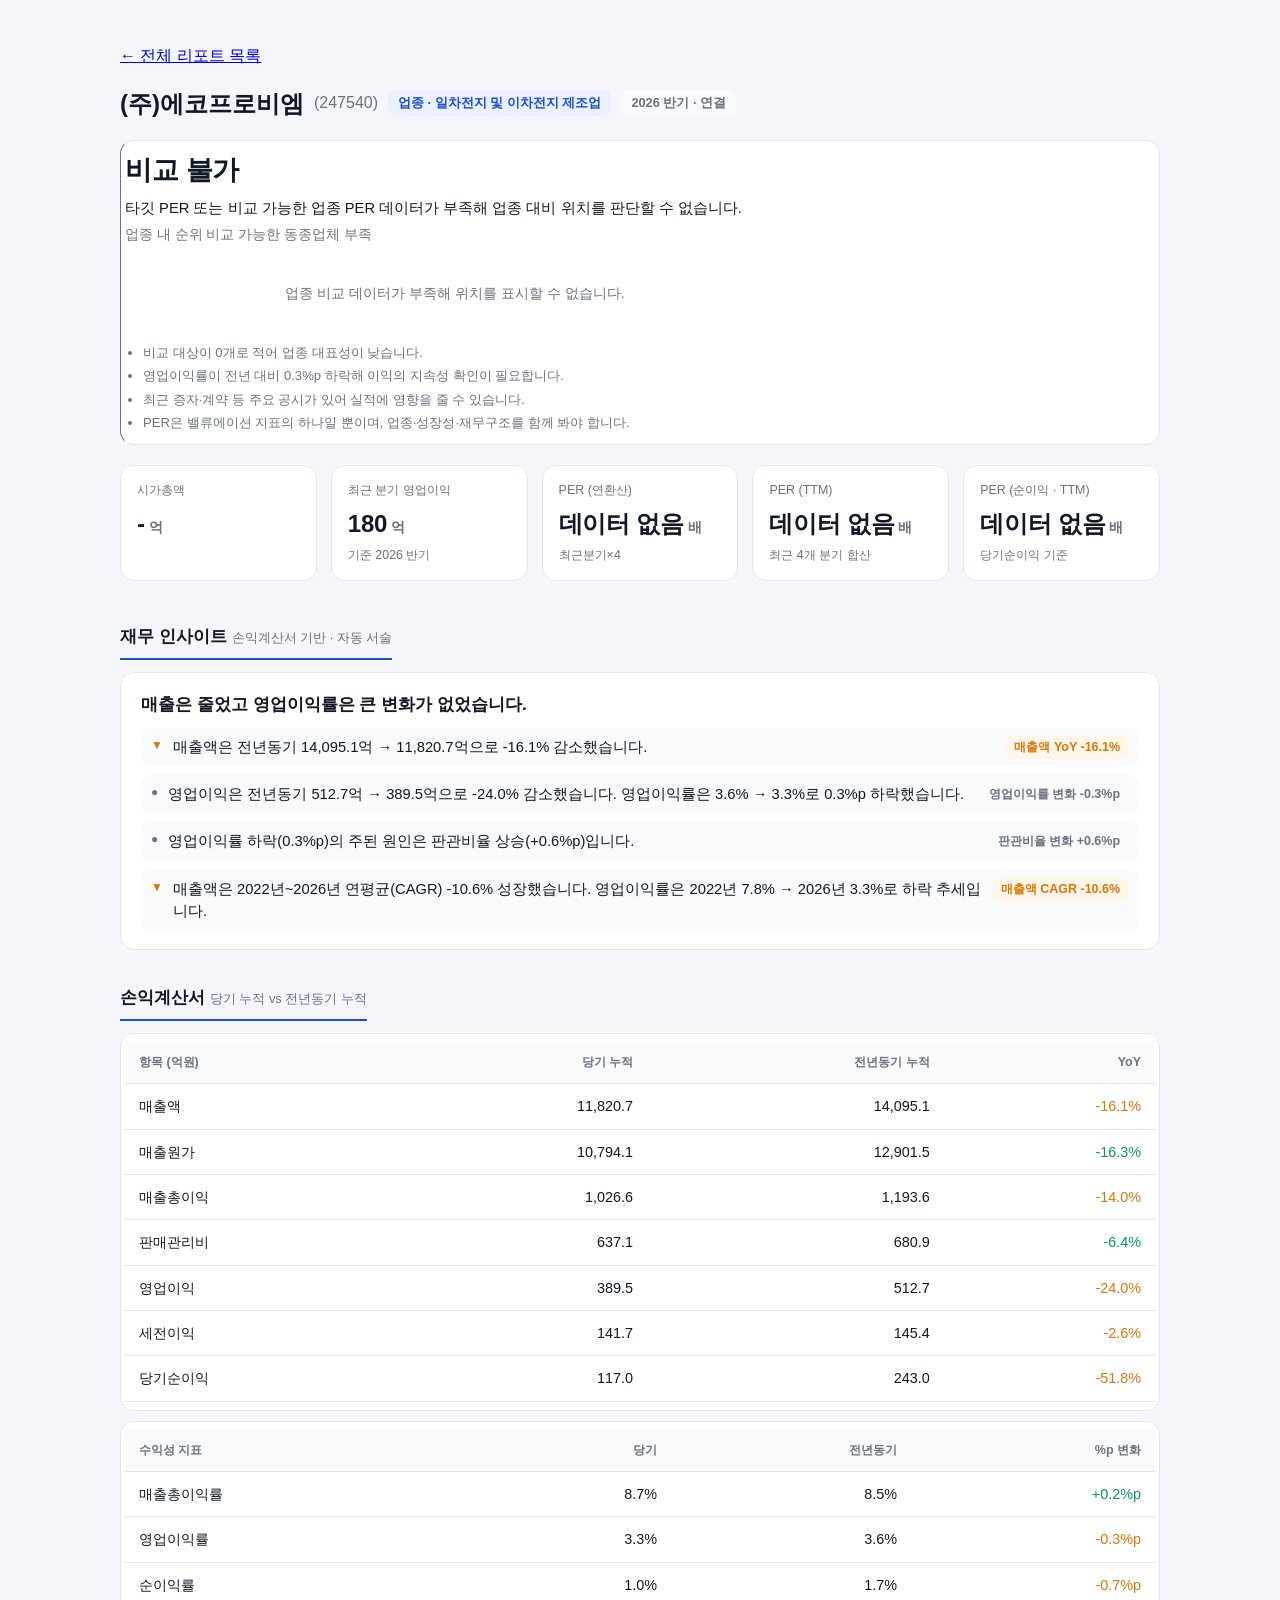
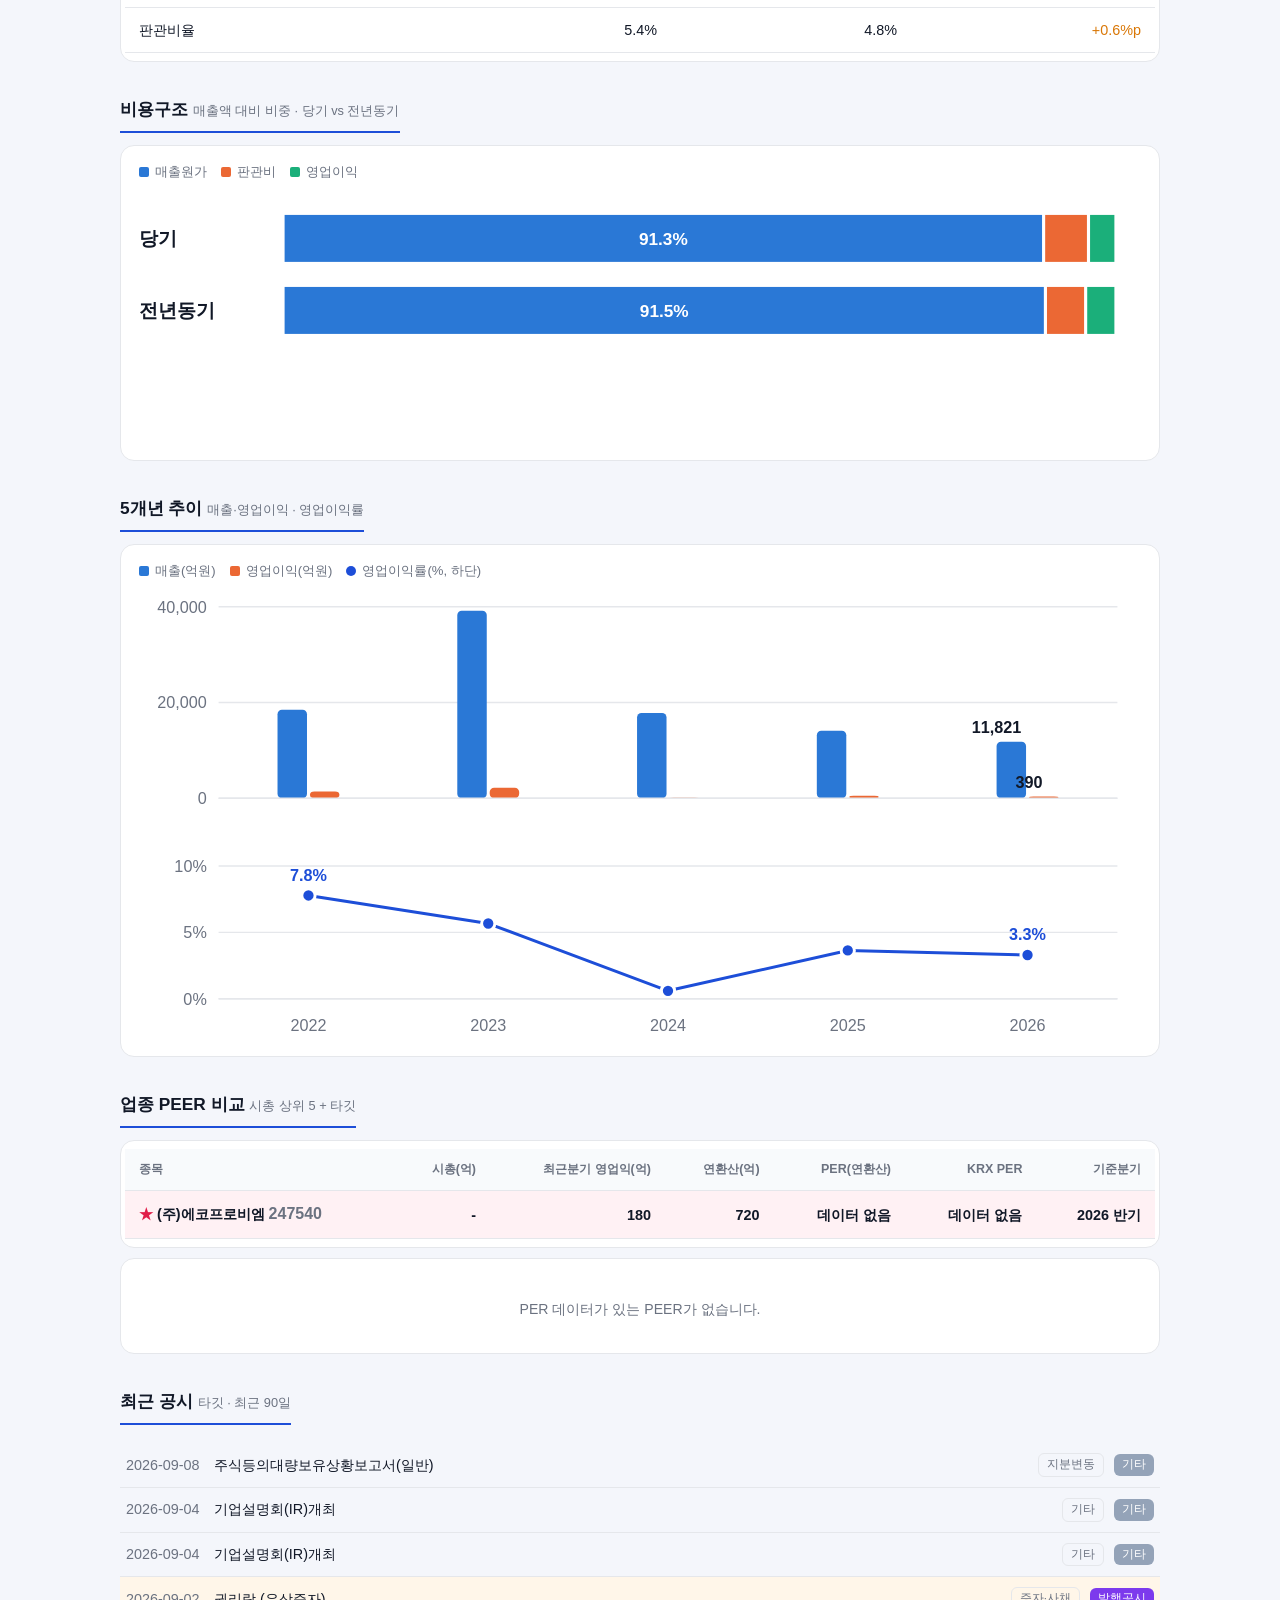
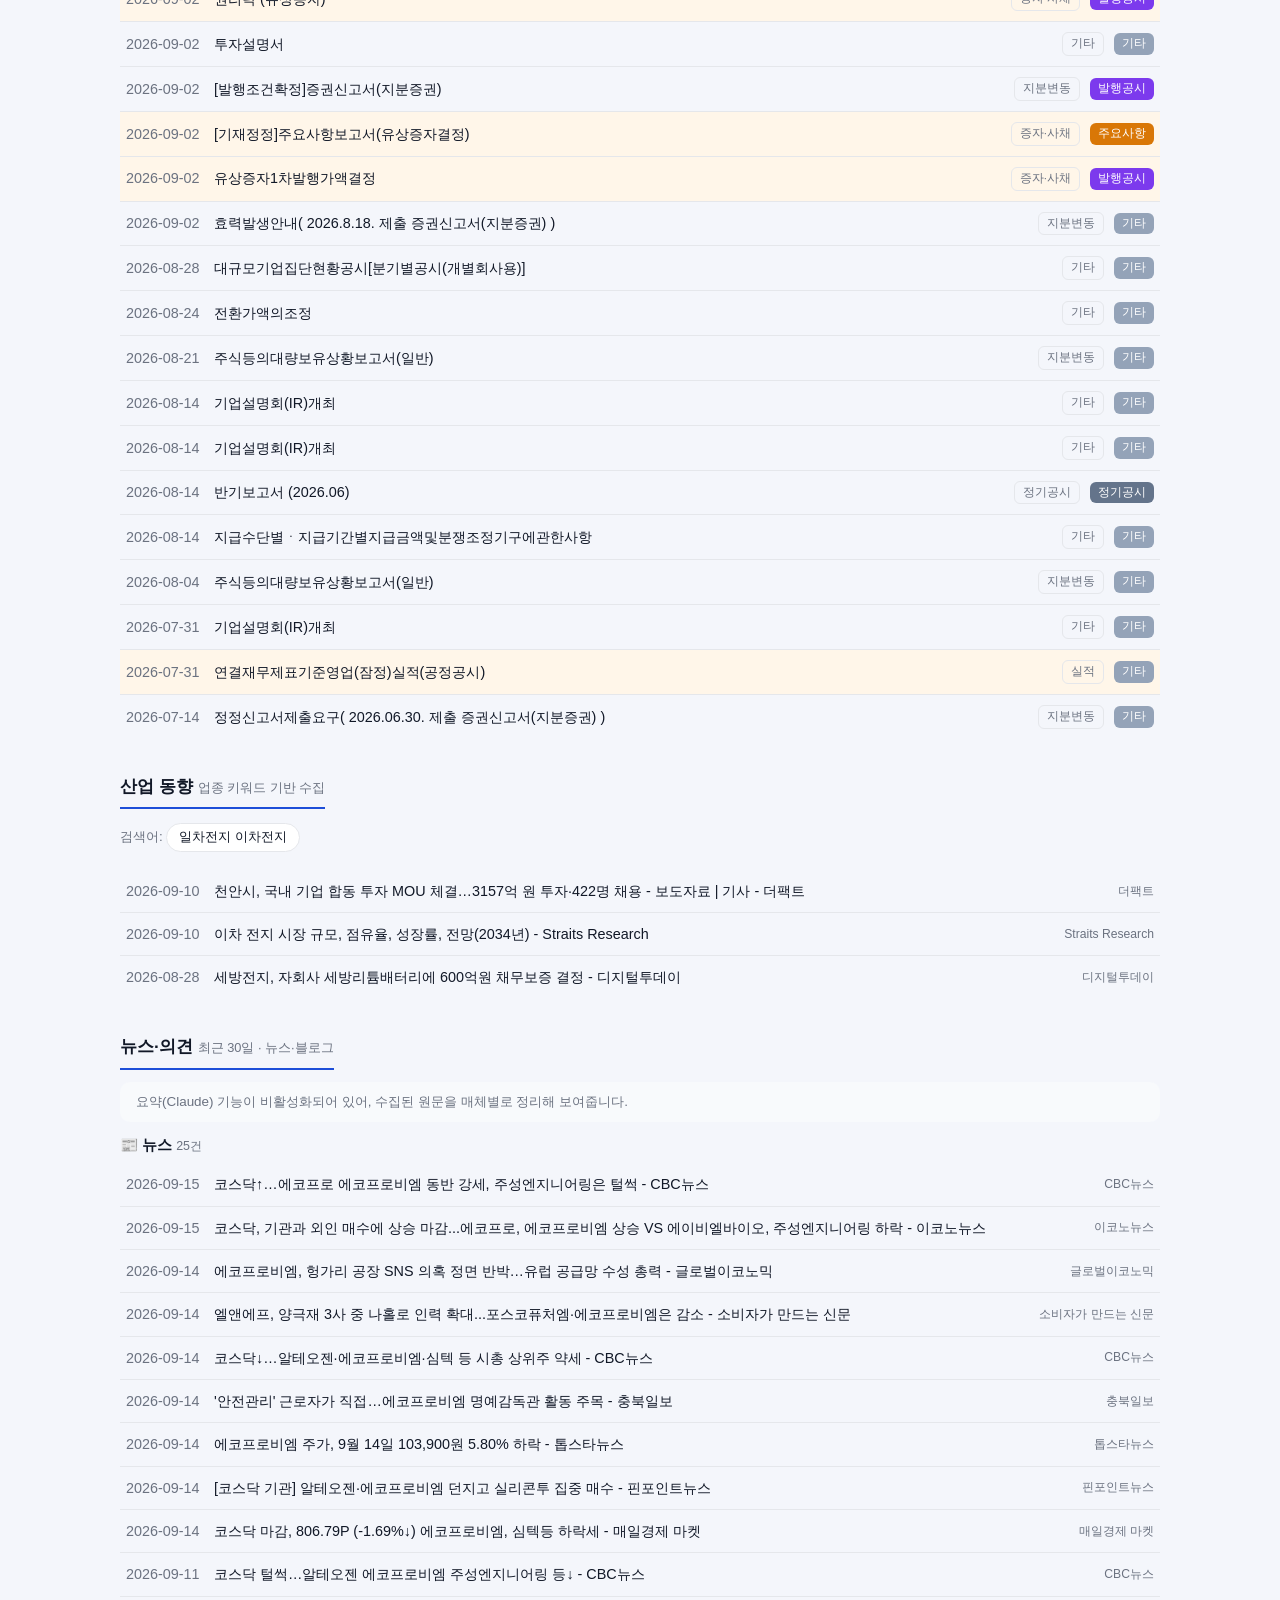
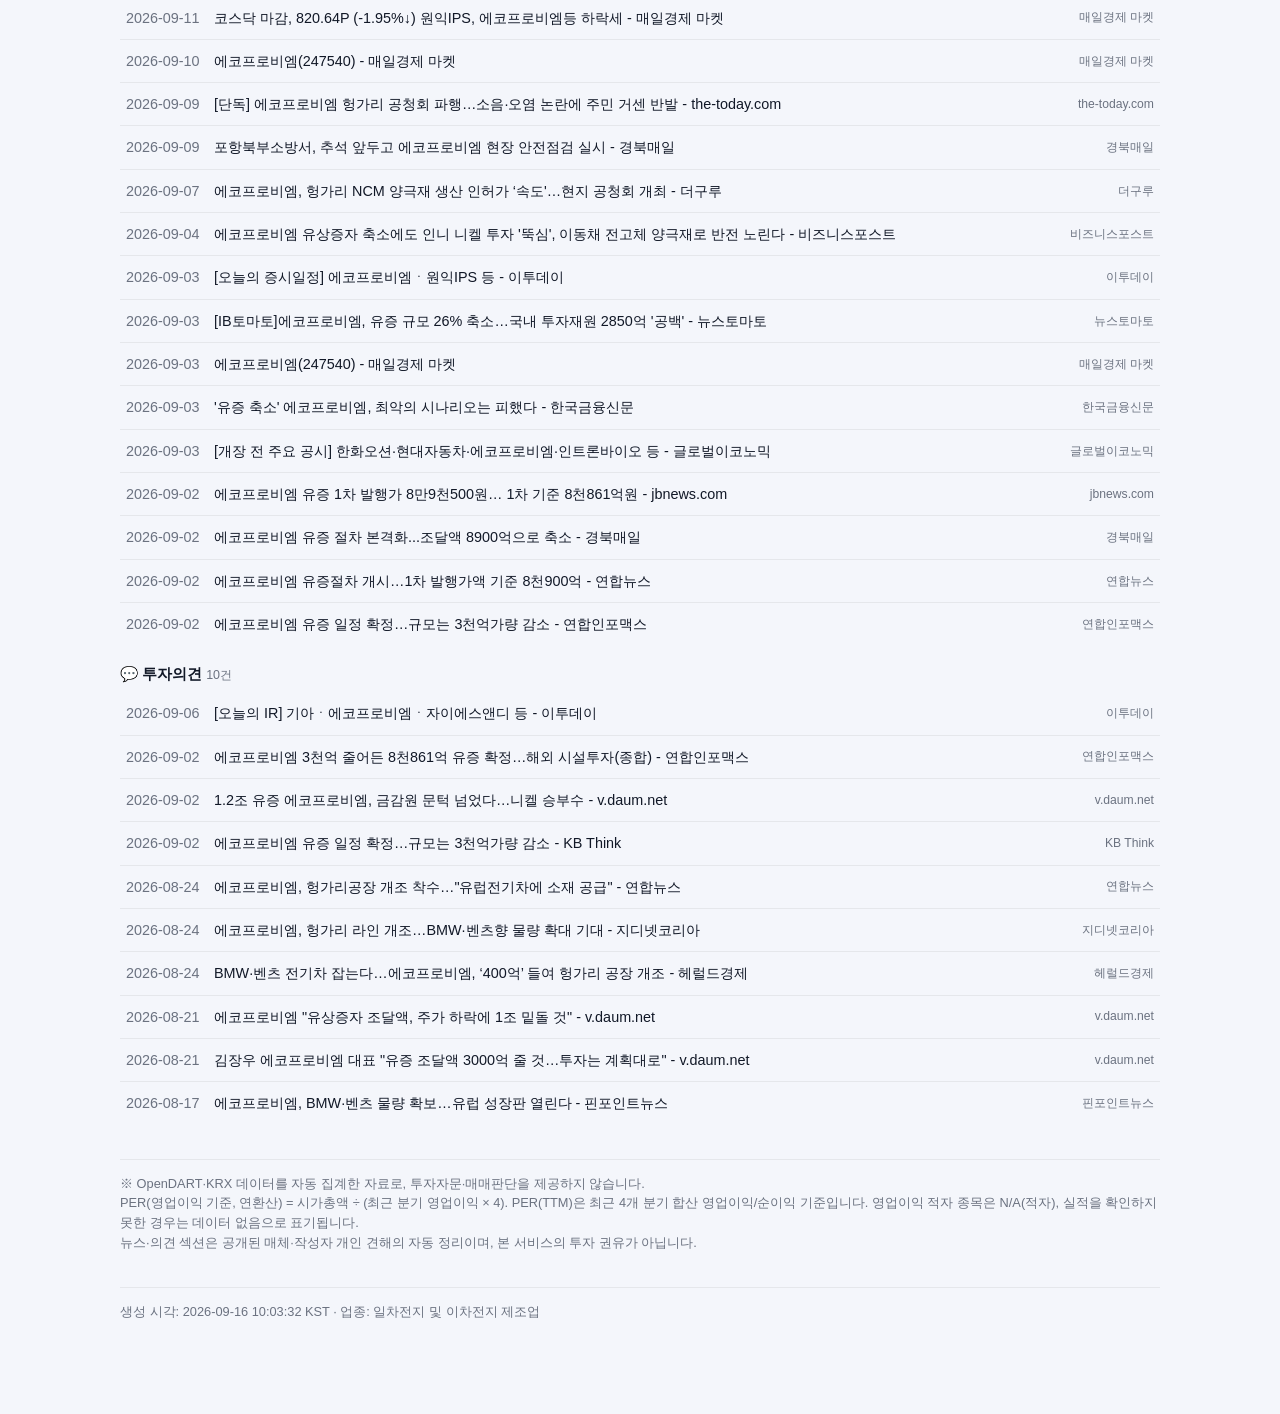
<file: (주)에코프로비엠.html>
<!doctype html>
<html lang="ko">
<head>
<meta charset="utf-8">
<meta name="viewport" content="width=device-width, initial-scale=1">
<title>(주)에코프로비엠(247540) PER·PEER 분석 리포트 · 2026-09-16 10:03:32</title>
<style>
:root{
  --bg:#f4f6fb; --panel:#ffffff; --fg:#111827; --muted:#6b7280; --line:#e5e7eb;
  --brand:#1d4ed8; --brand-soft:#eaf0ff; --target:#e11d48; --target-soft:#fff1f4;
  --good:#059669; --warn:#d97706; --head:#f8fafc; --chip:#5b8cff;
  --good-soft:#eafaf3; --warn-soft:#fff6e9;
  --series-1:#2a78d6; --series-2:#eb6834; --series-3:#1baf7a;
  --shadow:0 1px 3px rgba(16,24,40,.06),0 8px 24px rgba(16,24,40,.06);
}
@media (prefers-color-scheme:dark){
  :root{--bg:#0d1017;--panel:#151a22;--fg:#e6e9ef;--muted:#9aa3b2;--line:#252b36;
    --brand:#5b8cff;--brand-soft:#1a2440;--target:#fb7185;--target-soft:#2a1720;
    --good:#34d399;--warn:#fbbf24;--head:#1b212b;--chip:#3b6ae0;
    --good-soft:#122a20;--warn-soft:#332209;
    --series-1:#3987e5;--series-2:#d95926;--series-3:#199e70;
    --shadow:0 1px 3px rgba(0,0,0,.4),0 8px 24px rgba(0,0,0,.35);}
}
*{box-sizing:border-box}
body{margin:0;background:var(--bg);color:var(--fg);
  font-family:-apple-system,BlinkMacSystemFont,"Apple SD Gothic Neo","Segoe UI",Roboto,sans-serif;line-height:1.55}
.page{max-width:1080px;margin:0 auto;padding:28px 20px 80px}
.hidden{display:none !important}

/* 검색 */
.brand-row{display:flex;align-items:baseline;gap:10px}
h1{font-size:1.55rem;margin:0}
.sub{color:var(--muted);font-size:.9rem;margin:6px 0 22px}
.searchbar{display:flex;gap:10px;max-width:620px}
.searchbar input{flex:1;padding:13px 16px;border:1.5px solid var(--line);border-radius:12px;
  font-size:1rem;background:var(--panel);color:var(--fg)}
.searchbar input:focus{outline:none;border-color:var(--brand)}
.btn{padding:13px 22px;border:0;border-radius:12px;background:var(--brand);color:#fff;font-weight:700;font-size:1rem;cursor:pointer}
.btn:disabled{opacity:.6;cursor:default}
.examples{margin-top:14px;color:var(--muted);font-size:.85rem}
.tagpill{display:inline-block;border:1px solid var(--line);border-radius:999px;padding:3px 12px;margin:0 6px 6px 0;font-size:.82rem;cursor:pointer;background:var(--panel);color:var(--fg)}
.tagpill:hover{border-color:var(--brand);color:var(--brand)}

.error{background:var(--target-soft);color:var(--target);border:1px solid var(--target);border-radius:12px;
  padding:12px 16px;margin:14px 0;font-size:.9rem;max-width:620px}

/* 진행 */
.prog-wrap{max-width:620px}
.bar{height:10px;background:var(--line);border-radius:8px;overflow:hidden}
.fill{height:100%;width:0%;background:linear-gradient(90deg,var(--brand),var(--chip));border-radius:8px;transition:width .3s}
.steps{list-style:none;padding:0;margin:20px 0 0;display:grid;gap:10px}
.steps li{display:flex;align-items:center;gap:11px;font-size:.92rem;color:var(--muted)}
.steps li .ic{width:22px;height:22px;border-radius:50%;display:grid;place-items:center;font-size:.72rem;flex:none;
  border:1.5px solid var(--line);background:var(--panel)}
.steps li.done{color:var(--fg)} .steps li.done .ic{background:var(--good);border-color:var(--good);color:#fff}
.steps li.now{color:var(--fg);font-weight:600} .steps li.now .ic{border-color:var(--brand);color:var(--brand)}
.spin{width:12px;height:12px;border:2px solid var(--brand);border-top-color:transparent;border-radius:50%;animation:spin .7s linear infinite}
@keyframes spin{to{transform:rotate(360deg)}}
.prog-caption{margin-top:16px;font-size:.86rem;color:var(--muted)}
.prog-caption b{color:var(--fg)}

/* 결과 */
.result-head{display:flex;align-items:center;gap:10px;flex-wrap:wrap}
.result-head h1{font-size:1.5rem;margin:0}
.code{color:var(--muted);font-size:1rem}
.sector-chip,.basis-chip{background:var(--brand-soft);color:var(--brand);border-radius:8px;padding:3px 10px;font-size:.8rem;font-weight:600}
.basis-chip{background:var(--head);color:var(--muted)}

/* 밸류에이션 카드(hero) */
.hero-card{margin-top:18px;padding:22px 24px;border-left:5px solid var(--line)}
.hero-card.tone-good{background:var(--good-soft);border-left-color:var(--good)}
.hero-card.tone-warn{background:var(--warn-soft);border-left-color:var(--warn)}
.hero-card.tone-neutral{border-left-color:var(--muted)}
.hero-top{display:flex;align-items:baseline;gap:14px;flex-wrap:wrap}
.hero-label{font-size:1.7rem;font-weight:800;letter-spacing:-.01em}
.hero-label.tone-good{color:var(--good)} .hero-label.tone-warn{color:var(--warn)} .hero-label.tone-neutral{color:var(--fg)}
.hero-discount{font-size:.95rem;color:var(--fg)}
.hero-discount b{font-variant-numeric:tabular-nums}
.hero-note{margin-top:6px;font-size:.92rem;color:var(--fg)}
.hero-rank{margin-top:4px;font-size:.85rem;color:var(--muted)}
.val-rank-n{font-weight:800;color:var(--fg);font-size:1rem}
.gauge-wrap{margin-top:14px;max-width:660px}
.gauge-svg{display:block;overflow:visible}
.gauge-lab{font-size:11px;fill:var(--fg)}
.gauge-lab.muted{fill:var(--muted)}
.gauge-lab.gauge-target{font-weight:700}
.hero-caveats{margin:14px 0 0;padding-left:18px;font-size:.82rem;color:var(--muted)}
.hero-caveats li{margin:3px 0}

/* KPI 행 */
.kpi-row{display:grid;grid-template-columns:repeat(5,1fr);gap:14px;margin:20px 0 8px}
.kpi{background:var(--panel);border:1px solid var(--line);border-radius:14px;padding:15px 16px}
.kpi .lab{font-size:.78rem;color:var(--muted)}
.kpi .val{font-size:1.5rem;font-weight:800;margin-top:4px;letter-spacing:-.01em}
.kpi .val small{font-size:.9rem;font-weight:600;color:var(--muted)}
.kpi.kpi-warn{background:var(--warn-soft);border-color:var(--warn)}
.kpi .note{font-size:.78rem;margin-top:4px}
.note.good{color:var(--good)} .note.warn{color:var(--warn)} .note.muted{color:var(--muted)}

h2{font-size:1.08rem;margin:34px 0 12px;padding-bottom:8px;border-bottom:2px solid var(--brand);display:inline-block}
h2 .hint{font-size:.8rem;color:var(--muted);font-weight:500}
.card{background:var(--panel);border:1px solid var(--line);border-radius:14px;padding:8px 4px}
.chart-card{padding:16px 18px 8px}
.chart-empty{padding:24px 8px;text-align:center;color:var(--muted);font-size:.88rem}

.table-scroll{overflow-x:auto}
table{width:100%;border-collapse:collapse;font-size:.9rem}
th,td{padding:11px 14px;border-bottom:1px solid var(--line);white-space:nowrap;text-align:left}
th{background:var(--head);color:var(--muted);font-size:.78rem;font-weight:600}
td.num,th.num{text-align:right;font-variant-numeric:tabular-nums}
tr.target td{background:var(--target-soft);font-weight:700}
tr.target td:first-child::before{content:"★ ";color:var(--target)}
.badge-under{color:var(--good);font-weight:700}
.badge-over{color:var(--warn);font-weight:700}

.disc{list-style:none;padding:0;margin:6px 0 0}
.disc li{display:flex;align-items:center;gap:10px;padding:10px 6px;border-bottom:1px solid var(--line);font-size:.9rem}
.disc li:last-child{border-bottom:0}
.disc li.high{background:var(--warn-soft)}
.disc .d{color:var(--muted);font-variant-numeric:tabular-nums;width:78px;flex:none}
.disc .t{flex:1}
.disc .t a{color:inherit;text-decoration:none}
.disc .t a:hover{color:var(--brand);text-decoration:underline}
.disc .type{font-size:.72rem;color:#fff;border-radius:6px;padding:2px 8px;flex:none}
.type.reg{background:#64748b}.type.major{background:#d97706}.type.issue{background:#7c3aed}.type.etc{background:#94a3b8}
.cat-tag{font-size:.72rem;color:var(--muted);border:1px solid var(--line);border-radius:6px;padding:2px 8px;flex:none}
.src-tag{font-size:.76rem;color:var(--muted);flex:none}

/* 재무 인사이트 */
.fin-card{padding:18px 20px}
.fin-headline{font-size:1.08rem;font-weight:700;margin-bottom:10px}
.fin-list{list-style:none;margin:0;padding:0;display:grid;gap:8px}
.fin-item{display:flex;align-items:flex-start;gap:10px;font-size:.92rem;padding:8px 10px;border-radius:10px;background:var(--head)}
.fin-ic{flex:none;font-size:.75rem;line-height:1.5}
.fin-ic.tone-good{color:var(--good)} .fin-ic.tone-warn{color:var(--warn)} .fin-ic.tone-neutral{color:var(--muted)}
.fin-text{flex:1}
.fin-metric{flex:none;font-size:.78rem;font-weight:700;font-variant-numeric:tabular-nums;border-radius:8px;padding:2px 9px;white-space:nowrap}
.fin-metric.tone-good{color:var(--good);background:var(--good-soft)}
.fin-metric.tone-warn{color:var(--warn);background:var(--warn-soft)}
.fin-metric.tone-neutral{color:var(--muted);background:var(--head)}
.fin-empty{padding:14px 16px;color:var(--muted);font-size:.88rem}

/* 손익계산서 */
.stmt-table td.num.pos{color:var(--good)}
.stmt-table td.num.neg{color:var(--warn)}

/* 차트 범례/공용 SVG 텍스트 */
.legend-row{display:flex;flex-wrap:wrap;gap:14px;margin:0 0 10px;font-size:.82rem;color:var(--muted)}
.legend-item{display:inline-flex;align-items:center;gap:6px}
.legend-dot{width:10px;height:10px;border-radius:2px;display:inline-block}
.cost-svg,.trend-svg,.peer-svg{display:block;overflow:visible}
.stack-row-label{font-size:12px;fill:var(--fg);font-weight:600}
.seg-label{font-size:11px;font-weight:700}
.grid-line{stroke:var(--line);stroke-width:1}
.axis-line{stroke:var(--line);stroke-width:1}
.axis-lab{font-size:11px;fill:var(--muted)}
.bar-end-lab{font-size:11px;fill:var(--fg);font-weight:700;font-variant-numeric:tabular-nums}
.line-end-lab{font-size:11px;fill:var(--brand);font-weight:700;font-variant-numeric:tabular-nums}
.peer-name{font-size:.86rem;fill:var(--muted)}
.peer-name.target{fill:var(--target);font-weight:700}
.peer-val{font-size:.86rem;font-weight:700;fill:var(--fg);font-variant-numeric:tabular-nums}
.peer-val.muted{font-weight:400;fill:var(--muted)}
.median-line{stroke:var(--muted);stroke-width:2;stroke-dasharray:4 3}

/* 산업 동향 */
.terms-row{font-size:.84rem;color:var(--muted);margin:2px 0 12px}
.tagpill.static{cursor:default}
.tagpill.static:hover{border-color:var(--line);color:var(--fg)}
.industry-summary{padding:14px 16px;margin-bottom:10px;font-size:.9rem}
.industry-summary ul{margin:8px 0 0;padding-left:18px}
.industry-list{margin-top:2px}

/* 투자포인트·리스크 */
.ins-grid{display:grid;grid-template-columns:1fr 1fr;gap:16px}
.ins-card{padding:16px 18px;border-left:4px solid var(--line)}
.ins-card.ins-good{border-left-color:var(--good)}
.ins-card.ins-warn{border-left-color:var(--warn)}
.ins-card.ins-neutral{border-left-color:var(--muted)}
.ins-card ul{margin:0;padding-left:18px;font-size:.9rem}
.ins-card li{margin:4px 0}
.ins-title{font-weight:700;margin-bottom:8px}
.ins-title.tone-good{color:var(--good)}
.ins-title.tone-warn{color:var(--warn)}
.ins-title.tone-neutral{color:var(--fg)}
.src-ref{color:var(--brand);font-size:.78em}
.src-list{margin-top:12px;padding:12px 16px;font-size:.82rem;color:var(--muted)}
.src-list a{color:var(--brand);word-break:break-all}
.ins-empty{padding:14px 16px;color:var(--muted);font-size:.88rem}
.ins-banner{padding:10px 16px;margin-bottom:12px;border-radius:10px;background:var(--head);color:var(--muted);font-size:.84rem}
.src-group{margin-bottom:18px}
.src-group:last-child{margin-bottom:0}
.src-group-title{font-weight:700;font-size:.92rem;margin:0 0 4px}
.src-group-title .hint{font-weight:500;color:var(--muted);font-size:.78rem}

@media (max-width:720px){
  .ins-grid{grid-template-columns:1fr}
}

.disclaimer{margin-top:34px;padding-top:14px;border-top:1px solid var(--line);color:var(--muted);font-size:.8rem}

@media (max-width:720px){
  .kpi-row{grid-template-columns:repeat(2,1fr)}
  .hero-card{padding:18px 16px}
  .hero-label{font-size:1.4rem}
  .page{padding:20px 14px 60px}
}

</style>
</head>
<body>
<div class="page">
  <p><a href="index.html">&larr; 전체 리포트 목록</a></p>
  <section id="view-result" class="view">
    <div id="result"></div>
  </section>
  <p class="disclaimer">생성 시각: 2026-09-16 10:03:32 KST · 업종: 일차전지 및 이차전지 제조업</p>
</div>
<script>
// 결과(res) 렌더링 — 라이브 앱(web/app.js)과 정적 리포트(scripts/build_site.py가 생성하는
// HTML)가 함께 사용하는 순수 렌더 로직. DOM에 값을 "그려 넣는" 것 외의 상태(폴링, 진행바 등)는
// 다루지 않는다. 라이브 SPA 전용 동작(검색 화면으로 복귀)은 #view-search 존재 여부로
// 감지해서만 덧붙인다 — 정적 리포트에는 그 화면 자체가 없기 때문이다.
//
// 차트는 전부 인라인 SVG로 이 파일 안에서 생성한다(외부 라이브러리/CDN 없음 — 정적
// Pages 빌드가 자기완결형을 유지해야 한다). 색상은 CSS 커스텀 프로퍼티(--fg, --muted,
// --brand, --target, --good, --warn, --panel, --line, --series-1/2/3)를 통해 라이트/다크
// 테마를 함께 지원한다.
const $ = (s) => document.querySelector(s);

const REPRT_LABEL = { Q1: "1분기", HALF: "반기", Q3: "3분기", ANNUAL: "4분기" };
const FS_DIV_LABEL = { CFS: "연결", OFS: "별도" };

const fmt = (v, dp = 1) => (typeof v === "number" && !Number.isNaN(v)
  ? v.toLocaleString("ko-KR", { minimumFractionDigits: dp, maximumFractionDigits: dp })
  : "-");

const fmtSigned = (v, dp = 1) => (typeof v === "number" && !Number.isNaN(v)
  ? (v > 0 ? "+" : "") + fmt(v, dp)
  : "-");

function fmtMetric(m) {
  if (!m || typeof m.value !== "number" || Number.isNaN(m.value)) return "-";
  return fmtSigned(m.value, 1) + (m.unit || "");
}

// PER(영업이익 기준) 셀: 결측 사유(per_status)에 따라 "적자"와 "데이터 없음"을 구분해서
// 표기한다. per_status가 없는 값(적자 여부를 판단할 근거가 없는 경우)은 항상 "데이터 없음".
function perCell(v, status) {
  if (typeof v === "number" && !Number.isNaN(v)) return fmt(v, 1);
  return status === "loss" ? "N/A(적자)" : "데이터 없음";
}

// KRX PER 컬럼은 영업이익 데이터를 근거로 하지 않으므로(단순 시세 교차검증용) "적자"라고
// 단정할 근거가 없다 — 값이 없으면 항상 "데이터 없음"으로만 표기한다.
function krxPerCell(v) {
  return (typeof v === "number" && !Number.isNaN(v)) ? fmt(v, 1) : "데이터 없음";
}

function basisLabel(row) {
  if (!row || !row.year || !row.reprt_key) return "-";
  const q = REPRT_LABEL[row.reprt_key] || row.reprt_key;
  const suffix = row.fs_div === "OFS" ? "(별도)" : "";
  return row.year + " " + q + suffix;
}

function periodLabel(row) {
  if (!row || !row.year || !row.reprt_key) return "-";
  const q = REPRT_LABEL[row.reprt_key] || row.reprt_key;
  const fs = FS_DIV_LABEL[row.fs_div] || "연결";
  return row.year + " " + q + " · " + fs;
}

function perBadgeClass(v, median, insufficientPeers) {
  if (insufficientPeers) return "";
  if (typeof v !== "number" || typeof median !== "number") return "";
  if (v < median) return "badge-under";
  if (v > median * 1.3) return "badge-over";
  return "";
}

function fmtDate(d) {
  if (typeof d === "string" && d.length === 8 && /^\d{8}$/.test(d)) {
    return d.slice(0, 4) + "-" + d.slice(4, 6) + "-" + d.slice(6, 8);
  }
  return d || "-";
}

function escapeHtml(s) {
  return String(s == null ? "" : s)
    .replace(/&/g, "&amp;").replace(/</g, "&lt;").replace(/>/g, "&gt;")
    .replace(/"/g, "&quot;").replace(/'/g, "&#39;");
}

// 밸류에이션 level -> 색상 토큰/텍스트 클래스. deep_discount/discount(저평가)는 긍정,
// inline(업종 평균)은 중립, premium/high_premium(고평가)은 경계. "unavailable"은 중립 처리.
const LEVEL_TONE = {
  deep_discount: "good", discount: "good",
  inline: "neutral",
  premium: "warn", high_premium: "warn",
  unavailable: "neutral",
};

function levelTone(level) {
  return LEVEL_TONE[level] || "neutral";
}

// ---------------------------------------------------------------------------
// 공용 SVG 헬퍼
// ---------------------------------------------------------------------------

function chartEmpty(label) {
  return '<div class="chart-empty">' + escapeHtml(label || "데이터 없음") + "</div>";
}

function niceMax(v) {
  if (!(v > 0)) return 1;
  const mag = Math.pow(10, Math.floor(Math.log10(v)));
  const steps = [1, 1.2, 1.5, 2, 2.5, 3, 4, 5, 6, 8, 10];
  for (const s of steps) {
    if (v <= s * mag) return s * mag;
  }
  return 10 * mag;
}

// ---------------------------------------------------------------------------
// 1) 헤더
// ---------------------------------------------------------------------------

function renderHeader(t, overview) {
  const sector = overview && (overview.sector || overview.industry);
  const sectorChip = sector
    ? '<span class="sector-chip">업종 · ' + escapeHtml(sector) + "</span>" : "";
  return (
    '<div class="result-head">' +
      "<h1>" + escapeHtml(t.name) + '</h1><span class="code">(' + escapeHtml(t.stock_code || "") + ")</span>" +
      sectorChip +
      '<span class="basis-chip">' + escapeHtml(periodLabel(t)) + "</span>" +
    "</div>"
  );
}

// ---------------------------------------------------------------------------
// 2) 밸류에이션 카드(hero) + 위치 게이지
// ---------------------------------------------------------------------------

function svgGauge(min, max, median, target, tone) {
  const vals = [min, max, median, target];
  if (vals.some((v) => typeof v !== "number" || Number.isNaN(v)) || !(max > min)) {
    return chartEmpty("업종 비교 데이터가 부족해 위치를 표시할 수 없습니다.");
  }
  const W = 640, H = 96, padL = 46, padR = 46, trackY = 44, trackH = 10;
  const innerW = W - padL - padR;
  const clamp = (v) => Math.min(Math.max(v, min), max);
  const x = (v) => padL + ((clamp(v) - min) / (max - min)) * innerW;
  const dotColor = "var(--" + tone + ")";
  const tx = x(target), mx = x(median);
  // 라벨 겹침 방지: 타깃/중앙값 라벨이 너무 가까우면 세로로 살짝 어긋나게 배치.
  const closeLabels = Math.abs(tx - mx) < 70;
  return (
    '<svg class="gauge-svg" viewBox="0 0 ' + W + " " + H + '" width="100%" role="img" preserveAspectRatio="xMidYMid meet">' +
      "<title>업종 PEER PER 범위(최소~최대) 대비 타깃 위치</title>" +
      '<rect x="' + padL + '" y="' + trackY + '" width="' + innerW + '" height="' + trackH +
        '" rx="5" fill="var(--line)"></rect>' +
      '<line x1="' + mx + '" y1="' + (trackY - 9) + '" x2="' + mx + '" y2="' + (trackY + trackH + 9) +
        '" stroke="var(--muted)" stroke-width="2"></line>' +
      '<text x="' + mx + '" y="' + (trackY - 14) + '" text-anchor="middle" class="gauge-lab muted">중앙값 ' +
        fmt(median) + "배</text>" +
      '<circle cx="' + tx + '" cy="' + (trackY + trackH / 2) + '" r="8" fill="' + dotColor +
        '" stroke="var(--panel)" stroke-width="2"></circle>' +
      '<text x="' + tx + '" y="' + (trackY + trackH + (closeLabels ? 34 : 24)) +
        '" text-anchor="middle" class="gauge-lab gauge-target" fill="' + dotColor + '">타깃 ' + fmt(target) + "배</text>" +
      '<text x="' + padL + '" y="' + (trackY + trackH + 24) + '" text-anchor="start" class="gauge-lab muted">최소 ' +
        fmt(min) + "배</text>" +
      '<text x="' + (W - padR) + '" y="' + (trackY + trackH + 24) + '" text-anchor="end" class="gauge-lab muted">최대 ' +
        fmt(max) + "배</text>" +
    "</svg>"
  );
}

function renderValuationCard(valuation, stats, targetPer) {
  if (!valuation) return "";
  const tone = levelTone(valuation.level);
  const rankLine = (valuation.rank && valuation.total)
    ? ('<span class="val-rank-n">' + valuation.rank + "</span> / " + valuation.total + " (PER 낮을수록 상위)")
    : "비교 가능한 동종업체 부족";
  const discountLine = (typeof valuation.discount_pct === "number")
    ? ('업종 중앙값 대비 <b>' + fmtSigned(valuation.discount_pct, 1) + "%</b>")
    : "";
  const gauge = svgGauge(stats && stats.min, stats && stats.max, valuation.median, targetPer, tone);
  const caveats = (valuation.caveats || []).map((c) =>
    "<li>" + escapeHtml(c) + "</li>").join("");
  return (
    '<div class="card hero-card tone-' + tone + '">' +
      '<div class="hero-top">' +
        '<div class="hero-label tone-' + tone + '">' + escapeHtml(valuation.label || "-") + "</div>" +
        (discountLine ? '<div class="hero-discount">' + discountLine + "</div>" : "") +
      "</div>" +
      '<div class="hero-note">' + escapeHtml(valuation.note || "") + "</div>" +
      '<div class="hero-rank">업종 내 순위 ' + rankLine + "</div>" +
      '<div class="gauge-wrap">' + gauge + "</div>" +
      (caveats ? '<ul class="hero-caveats">' + caveats + "</ul>" : "") +
    "</div>"
  );
}

// ---------------------------------------------------------------------------
// 3) KPI 행
// ---------------------------------------------------------------------------

function kpiTile(label, valueHtml, note, extraClass) {
  return (
    '<div class="kpi' + (extraClass ? " " + extraClass : "") + '">' +
      '<div class="lab">' + escapeHtml(label) + "</div>" +
      '<div class="val">' + valueHtml + "</div>" +
      (note ? '<div class="note muted">' + note + "</div>" : "") +
    "</div>"
  );
}

function renderKpiRow(t) {
  const ttmNote = t.ttm_complete ? "" : "최근 4개 분기 미확보 · 연환산 추정";
  const tiles = [
    kpiTile("시가총액", fmt(t.market_cap, 0) + '<small> 억</small>'),
    kpiTile("최근 분기 영업이익", fmt(t.op_3m, 0) + '<small> 억</small>', "기준 " + escapeHtml(basisLabel(t))),
    kpiTile("PER (연환산)", perCell(t.per_op_fwd != null ? t.per_op_fwd : t.per_op, t.per_status) + '<small> 배</small>',
      "최근분기×4"),
    kpiTile("PER (TTM)", perCell(t.per_op_ttm, t.per_status) + '<small> 배</small>',
      ttmNote || "최근 4개 분기 합산", ttmNote ? "kpi-warn" : ""),
    kpiTile("PER (순이익 · TTM)", perCell(t.per_net_ttm, t.per_status) + '<small> 배</small>',
      ttmNote || "당기순이익 기준", ttmNote ? "kpi-warn" : ""),
  ].join("");
  return '<div class="kpi-row">' + tiles + "</div>";
}

// ---------------------------------------------------------------------------
// 4) 재무 인사이트
// ---------------------------------------------------------------------------

const SEVERITY_ICON = { positive: "▲", negative: "▼", neutral: "●" };
const SEVERITY_TONE = { positive: "good", negative: "warn", neutral: "neutral" };

function renderFinancialInsight(fi) {
  if (!fi || (!fi.headline && !(fi.findings || []).length)) {
    return '<div class="card fin-empty">재무 인사이트를 계산할 재무제표 데이터가 부족합니다.</div>';
  }
  const items = (fi.findings || []).map((f) => {
    const tone = SEVERITY_TONE[f.severity] || "neutral";
    const icon = SEVERITY_ICON[f.severity] || "●";
    const metric = f.metric
      ? '<span class="fin-metric tone-' + tone + '">' + escapeHtml(f.metric.label) + " " +
        escapeHtml(fmtMetric(f.metric)) + "</span>"
      : "";
    return (
      '<li class="fin-item tone-' + tone + '">' +
        '<span class="fin-ic tone-' + tone + '">' + icon + "</span>" +
        '<span class="fin-text">' + escapeHtml(f.text) + "</span>" +
        metric +
      "</li>"
    );
  }).join("");
  return (
    '<div class="card fin-card">' +
      (fi.headline ? '<div class="fin-headline">' + escapeHtml(fi.headline) + "</div>" : "") +
      '<ul class="fin-list">' + (items || "<li>해당 없음</li>") + "</ul>" +
    "</div>"
  );
}

// ---------------------------------------------------------------------------
// 5) 손익계산서 + 마진 + 비용구조 차트
// ---------------------------------------------------------------------------

const IS_ROWS = ["매출액", "매출원가", "매출총이익", "판매관리비", "영업이익", "세전이익", "당기순이익"];
// 비용 성격 항목(매출원가/판매관리비)은 증가가 불리한 신호이므로 색상 방향을 반전한다 —
// 그 외(매출액/이익 계열)는 증가가 유리한 신호이므로 그대로 둔다.
const IS_COST_ROWS = { 매출원가: true, 판매관리비: true };

function yoy(cur, prev) {
  if (typeof cur !== "number" || typeof prev !== "number" || prev === 0) return null;
  return (cur - prev) / Math.abs(prev) * 100;
}

function renderIncomeStatement(incomeStatement, margins) {
  if (!incomeStatement) {
    return '<div class="card fin-empty">손익계산서 데이터가 없습니다.</div>';
  }
  const rows = IS_ROWS.map((label) => {
    const row = incomeStatement[label] || {};
    const cur = row.cur_cum, prev = row.prev_cum;
    const chg = yoy(cur, prev);
    const favorable = IS_COST_ROWS[label] ? (typeof chg === "number" ? -chg : null) : chg;
    const chgCls = typeof favorable === "number" ? (favorable > 0 ? "pos" : favorable < 0 ? "neg" : "") : "";
    return (
      "<tr><td>" + escapeHtml(label) + '</td><td class="num">' + fmt(cur, 1) +
      '</td><td class="num">' + fmt(prev, 1) + '</td><td class="num ' + chgCls + '">' +
      (typeof chg === "number" ? fmtSigned(chg, 1) + "%" : "-") + "</td></tr>"
    );
  }).join("");

  const stmtTable =
    '<div class="card table-scroll"><table class="stmt-table"><thead><tr>' +
      "<th>항목 (억원)</th><th class=\"num\">당기 누적</th><th class=\"num\">전년동기 누적</th><th class=\"num\">YoY</th>" +
    "</tr></thead><tbody>" + rows + "</tbody></table></div>";

  let marginTable = "";
  if (margins) {
    const mrows = [
      ["매출총이익률", margins.gross_margin, false],
      ["영업이익률", margins.op_margin, false],
      ["순이익률", margins.net_margin, false],
      ["판관비율", margins.sga_ratio, true], // 비용 비율 — 상승이 불리하므로 색상 반전
    ].map(([label, m, invert]) => {
      m = m || {};
      const favorable = typeof m.delta === "number" ? (invert ? -m.delta : m.delta) : null;
      const dCls = typeof favorable === "number" ? (favorable > 0 ? "pos" : favorable < 0 ? "neg" : "") : "";
      return (
        "<tr><td>" + label + '</td><td class="num">' + fmt(m.cur, 1) + "%</td><td class=\"num\">" +
        fmt(m.prev, 1) + '%</td><td class="num ' + dCls + '">' +
        (typeof m.delta === "number" ? fmtSigned(m.delta, 1) + "%p" : "-") + "</td></tr>"
      );
    }).join("");
    marginTable =
      '<div class="card table-scroll" style="margin-top:10px"><table class="stmt-table"><thead><tr>' +
        "<th>수익성 지표</th><th class=\"num\">당기</th><th class=\"num\">전년동기</th><th class=\"num\">%p 변화</th>" +
      "</tr></thead><tbody>" + mrows + "</tbody></table></div>";
  }

  return stmtTable + marginTable;
}

function costShare(margins) {
  if (!margins) return null;
  const gm = margins.gross_margin, om = margins.op_margin, sg = margins.sga_ratio;
  if (!gm || !om || !sg) return null;
  if ([gm.cur, gm.prev, om.cur, om.prev, sg.cur, sg.prev].some((v) => typeof v !== "number")) return null;
  return {
    cur: { cogs: 100 - gm.cur, sga: sg.cur, op: om.cur },
    prev: { cogs: 100 - gm.prev, sga: sg.prev, op: om.prev },
  };
}

function stackedSegment(xStart, width, height, y, fill, label, valueLabel, minLabelWidth) {
  const gap = width > 4 ? 1 : 0; // 2px 표면 갭(양쪽 1px씩)의 근사
  const w = Math.max(width - gap * 2, 0);
  const x = xStart + gap;
  const fits = w >= minLabelWidth;
  const textFill = "#fff";
  const text = fits
    ? '<text x="' + (x + w / 2) + '" y="' + (y + height / 2 + 4) +
      '" text-anchor="middle" class="seg-label" fill="' + textFill + '">' + escapeHtml(valueLabel) + "</text>"
    : "";
  return (
    '<rect x="' + x + '" y="' + y + '" width="' + w + '" height="' + height + '" fill="' + fill +
      '"><title>' + escapeHtml(label) + " " + escapeHtml(valueLabel) + "</title></rect>" + text
  );
}

function svgCostStructure(share) {
  if (!share) return chartEmpty("비용구조를 계산할 마진 데이터가 부족합니다.");
  const W = 640, barH = 30, rowGap = 46, padL = 92, padR = 16, top = 14;
  const innerW = W - padL - padR;
  const H = top + rowGap * 2 + barH + 30;
  const rows = [
    ["당기", share.cur],
    ["전년동기", share.prev],
  ];
  const segs = [
    { key: "cogs", label: "매출원가", color: "var(--series-1)" },
    { key: "sga", label: "판관비", color: "var(--series-2)" },
    { key: "op", label: "영업이익", color: "var(--series-3)" },
  ];
  let body = "";
  rows.forEach(([rowLabel, vals], i) => {
    const y = top + i * rowGap;
    body += '<text x="0" y="' + (y + barH / 2 + 4) + '" class="stack-row-label">' + escapeHtml(rowLabel) + "</text>";
    let cursor = padL;
    segs.forEach((s) => {
      const v = Math.max(vals[s.key] || 0, 0);
      const w = (v / 100) * innerW;
      body += stackedSegment(cursor, w, barH, y, s.color, s.label, fmt(v, 1) + "%", 34);
      cursor += w;
    });
  });
  const legend = segs.map((s) =>
    '<span class="legend-item"><span class="legend-dot" style="background:' + s.color + '"></span>' +
    escapeHtml(s.label) + "</span>").join("");
  return (
    '<div class="legend-row">' + legend + "</div>" +
    '<svg class="cost-svg" viewBox="0 0 ' + W + " " + H + '" width="100%" role="img">' +
      "<title>매출액 대비 비용구조(매출원가·판관비·영업이익 비중) — 당기 vs 전년동기</title>" +
      body +
    "</svg>"
  );
}

// ---------------------------------------------------------------------------
// 6) 5개년 추이(콤보: 매출·영업이익 막대 + 영업이익률 라인, 축 정렬된 2단 패널)
// ---------------------------------------------------------------------------

function svgTrendChart(trend) {
  const pts = (trend || []).filter((t) => t && typeof t.year === "number")
    .sort((a, b) => a.year - b.year);
  if (pts.length < 2) return chartEmpty("5개년 추이를 표시할 데이터가 부족합니다.");

  const W = 680;
  const padL = 54, padR = 16;
  const innerW = W - padL - padR;
  const n = pts.length;
  const slot = innerW / n;
  const barW = Math.min(20, slot * 0.32);

  // 상단 패널: 매출/영업이익 그룹 막대 (동일 단위 '억원' 공유 스케일)
  const topH = 130, topPadTop = 10, topBase = topPadTop + topH;
  const revMax = Math.max.apply(null, pts.map((p) => p.revenue || 0));
  const opMax = Math.max.apply(null, pts.map((p) => p.operating_income || 0));
  const sharedMax = niceMax(Math.max(revMax, opMax, 1));

  // 하단 패널: 영업이익률(%) 라인
  const botTop = topBase + 46, botH = 90, botBase = botTop + botH;
  const marginVals = pts.map((p) => (typeof p.op_margin === "number" ? p.op_margin : null));
  const marginKnown = marginVals.filter((v) => v !== null);
  const marginMax = niceMax(Math.max.apply(null, marginKnown.concat([1])) * 1.15);

  const H = botBase + 34;

  const xCenter = (i) => padL + slot * i + slot / 2;
  const yTop = (v) => topBase - (Math.max(v, 0) / sharedMax) * topH;
  const yBot = (v) => botBase - (Math.max(v, 0) / marginMax) * botH;

  // 상단 그리드(0, sharedMax) — hairline
  let gridTop = "";
  [0, 0.5, 1].forEach((f) => {
    const gy = topBase - f * topH;
    gridTop += '<line x1="' + padL + '" y1="' + gy + '" x2="' + (W - padR) + '" y2="' + gy +
      '" class="grid-line"></line>';
    gridTop += '<text x="' + (padL - 8) + '" y="' + (gy + 4) + '" text-anchor="end" class="axis-lab">' +
      fmt(sharedMax * f, 0) + "</text>";
  });

  let bars = "";
  pts.forEach((p, i) => {
    const cx = xCenter(i);
    const revV = p.revenue || 0, opV = p.operating_income || 0;
    const rx = cx - barW - 1, ox = cx + 1;
    const ry = yTop(revV), oy = yTop(opV);
    bars +=
      '<rect x="' + rx + '" y="' + ry + '" width="' + barW + '" height="' + (topBase - ry) +
        '" rx="3" fill="var(--series-1)"><title>매출 ' + p.year + "년 " + fmt(revV, 1) + "억</title></rect>" +
      '<rect x="' + ox + '" y="' + oy + '" width="' + barW + '" height="' + (topBase - oy) +
        '" rx="3" fill="var(--series-2)"><title>영업이익 ' + p.year + "년 " + fmt(opV, 1) + "억</title></rect>";
    // 마지막 해만 값 직접 라벨(끝점 강조) — 나머지는 툴팁/범례로.
    if (i === n - 1) {
      bars += '<text x="' + rx + '" y="' + (ry - 6) + '" text-anchor="middle" class="bar-end-lab">' +
        fmt(revV, 0) + "</text>";
      bars += '<text x="' + ox + '" y="' + (oy - 6) + '" text-anchor="middle" class="bar-end-lab">' +
        fmt(opV, 0) + "</text>";
    }
  });

  // 하단 그리드
  let gridBot = "";
  [0, 0.5, 1].forEach((f) => {
    const gy = botBase - f * botH;
    gridBot += '<line x1="' + padL + '" y1="' + gy + '" x2="' + (W - padR) + '" y2="' + gy +
      '" class="grid-line"></line>';
    gridBot += '<text x="' + (padL - 8) + '" y="' + (gy + 4) + '" text-anchor="end" class="axis-lab">' +
      fmt(marginMax * f, 0) + "%</text>";
  });

  let linePath = "", dots = "", first = true;
  pts.forEach((p, i) => {
    if (p.op_margin == null) { first = true; return; }
    const cx = xCenter(i), cy = yBot(p.op_margin);
    linePath += (first ? "M" : "L") + cx + " " + cy + " ";
    first = false;
    const isEnd = (i === n - 1) || (i === 0);
    dots += '<circle cx="' + cx + '" cy="' + cy + '" r="4.5" fill="var(--brand)" stroke="var(--panel)" ' +
      'stroke-width="2"><title>영업이익률 ' + p.year + "년 " + fmt(p.op_margin, 1) + "%</title></circle>";
    if (isEnd) {
      dots += '<text x="' + cx + '" y="' + (cy - 10) + '" text-anchor="middle" class="line-end-lab">' +
        fmt(p.op_margin, 1) + "%</text>";
    }
  });

  let xLabels = "";
  pts.forEach((p, i) => {
    xLabels += '<text x="' + xCenter(i) + '" y="' + (botBase + 22) + '" text-anchor="middle" class="axis-lab">' +
      p.year + "</text>";
  });

  const legend =
    '<div class="legend-row">' +
      '<span class="legend-item"><span class="legend-dot" style="background:var(--series-1)"></span>매출(억원)</span>' +
      '<span class="legend-item"><span class="legend-dot" style="background:var(--series-2)"></span>영업이익(억원)</span>' +
      '<span class="legend-item"><span class="legend-dot" style="background:var(--brand);border-radius:50%"></span>영업이익률(%, 하단)</span>' +
    "</div>";

  return (
    legend +
    '<svg class="trend-svg" viewBox="0 0 ' + W + " " + H + '" width="100%" role="img">' +
      "<title>5개년 매출·영업이익 추이 및 영업이익률 변화</title>" +
      gridTop + bars +
      '<line x1="' + padL + '" y1="' + topBase + '" x2="' + (W - padR) + '" y2="' + topBase +
        '" class="axis-line"></line>' +
      gridBot +
      '<path d="' + linePath.trim() + '" fill="none" stroke="var(--brand)" stroke-width="2" ' +
        'stroke-linejoin="round" stroke-linecap="round"></path>' +
      dots +
      '<line x1="' + padL + '" y1="' + botBase + '" x2="' + (W - padR) + '" y2="' + botBase +
        '" class="axis-line"></line>' +
      xLabels +
    "</svg>"
  );
}

// ---------------------------------------------------------------------------
// 7) PEER 비교 (표 + 네이티브 SVG 막대 차트)
// ---------------------------------------------------------------------------

function svgPeerChart(peers, median) {
  const rows = (peers || []).map((p) => ({
    name: p.name, isTarget: !!p.is_target,
    v: typeof p.per_op === "number" ? p.per_op : null,
    status: p.per_status,
  }));
  const valid = rows.map((r) => r.v).filter((v) => typeof v === "number");
  if (!valid.length) return chartEmpty("PER 데이터가 있는 PEER가 없습니다.");
  const maxV = niceMax(Math.max.apply(null, valid.concat(typeof median === "number" ? [median] : [])) * 1.12);

  const rowH = 30, gap = 8, padL = 132, padR = 56, top = 10;
  const innerW = 640 - padL - padR;
  const H = top + rows.length * (rowH + gap) + (typeof median === "number" ? 26 : 6);
  const x = (v) => (Math.max(v, 0) / maxV) * innerW;

  let body = "";
  rows.forEach((r, i) => {
    const y = top + i * (rowH + gap);
    const barColor = r.isTarget ? "var(--target)" : "var(--brand)";
    const nameCls = r.isTarget ? "peer-name target" : "peer-name";
    body += '<text x="' + (padL - 10) + '" y="' + (y + rowH / 2 + 4) + '" text-anchor="end" class="' + nameCls + '">' +
      (r.isTarget ? "★ " : "") + escapeHtml(r.name) + "</text>";
    if (typeof r.v === "number") {
      const w = x(r.v);
      body += '<rect x="' + padL + '" y="' + y + '" width="' + Math.max(w, 2) + '" height="' + rowH +
        '" rx="4" fill="' + barColor + '"><title>' + escapeHtml(r.name) + " PER " + fmt(r.v) + "배</title></rect>";
      body += '<text x="' + (padL + w + 8) + '" y="' + (y + rowH / 2 + 4) + '" class="peer-val">' +
        fmt(r.v) + "</text>";
    } else {
      body += '<rect x="' + padL + '" y="' + y + '" width="2" height="' + rowH +
        '" fill="var(--line)"></rect>';
      body += '<text x="' + (padL + 10) + '" y="' + (y + rowH / 2 + 4) + '" class="peer-val muted">' +
        (r.status === "loss" ? "N/A(적자)" : "데이터 없음") + "</text>";
    }
  });

  let medianLine = "";
  if (typeof median === "number") {
    const mx = padL + x(median);
    const my = top + rows.length * (rowH + gap);
    medianLine =
      '<line x1="' + mx + '" y1="0" x2="' + mx + '" y2="' + my + '" class="median-line"></line>' +
      '<text x="' + mx + '" y="' + (my + 16) + '" text-anchor="middle" class="axis-lab">업종 중앙값 ' +
        fmt(median) + "배</text>";
  }

  return (
    '<svg class="peer-svg" viewBox="0 0 640 ' + H + '" width="100%" role="img">' +
      "<title>업종 PEER PER(연환산) 비교, 타깃 강조</title>" +
      body + medianLine +
    "</svg>"
  );
}

// ---------------------------------------------------------------------------
// 8) 최근 공시
// ---------------------------------------------------------------------------

const DISC_TYPE_CLASS = { 정기공시: "reg", 주요사항: "major", 발행공시: "issue" };

function renderDisclosures(disclosures) {
  const items = (disclosures || []).slice(0, 20).map((d) => {
    const cls = DISC_TYPE_CLASS[d.type] || "etc";
    const highCls = d.importance === "high" ? " high" : "";
    const cat = d.category ? '<span class="cat-tag">' + escapeHtml(d.category) + "</span>" : "";
    const titleHtml = d.url
      ? '<a href="' + escapeHtml(d.url) + '" target="_blank" rel="noopener">' + escapeHtml(d.title) + "</a>"
      : escapeHtml(d.title);
    return (
      '<li class="' + cls + highCls + '"><span class="d">' + fmtDate(d.date) + '</span>' +
      '<span class="t">' + titleHtml + "</span>" + cat +
      '<span class="type ' + cls + '">' + escapeHtml(d.type) + "</span></li>"
    );
  }).join("");
  return '<ul class="disc">' + (items || "<li>최근 공시 없음</li>") + "</ul>";
}

// ---------------------------------------------------------------------------
// 9) 산업 동향
// ---------------------------------------------------------------------------

function renderIndustry(industry) {
  if (!industry || (!(industry.items || []).length && !(industry.terms || []).length)) {
    return '<div class="card fin-empty">수집된 산업 동향이 없습니다.</div>';
  }
  const terms = (industry.terms || []).map((t) =>
    '<span class="tagpill static">' + escapeHtml(t) + "</span>").join("");
  const summary = industry.summary;
  let summaryBlock = "";
  if (summary && summary.status === "ok") {
    const points = (summary.points || []).map((p) => {
      const sup = (p.sources || []).map((s) => "[" + s.n + "]").join("");
      return "<li>" + escapeHtml(p.text) + (sup ? ' <sup class="src-ref">' + escapeHtml(sup) + "</sup>" : "") + "</li>";
    }).join("");
    summaryBlock =
      '<div class="card industry-summary">' +
        (summary.summary ? "<p>" + escapeHtml(summary.summary) + "</p>" : "") +
        (points ? '<ul>' + points + "</ul>" : "") +
      "</div>";
  }
  const items = (industry.items || []).slice(0, 10).map((it) =>
    '<li><span class="d">' + escapeHtml(it.date || "-") + '</span>' +
    '<span class="t"><a href="' + escapeHtml(it.url || "#") + '" target="_blank" rel="noopener">' +
      escapeHtml(it.title) + "</a></span>" +
    '<span class="src-tag">' + escapeHtml(it.source || "") + "</span></li>"
  ).join("");
  return (
    (terms ? '<div class="terms-row">검색어: ' + terms + "</div>" : "") +
    summaryBlock +
    '<ul class="disc industry-list">' + (items || "<li>관련 산업 동향 기사가 없습니다.</li>") + "</ul>"
  );
}

// ---------------------------------------------------------------------------
// 10) 뉴스·의견
// ---------------------------------------------------------------------------

function insightItem(p) {
  const sup = (p.sources || []).map((s) => "[" + s.n + "]").join("");
  const supHtml = sup ? ' <sup class="src-ref">' + escapeHtml(sup) + "</sup>" : "";
  return "<li>" + escapeHtml(p.text) + supHtml + "</li>";
}

const KIND_LABEL = { news: "📰 뉴스", opinion: "💬 투자의견", blog: "✍️ 블로그" };
const KIND_ORDER = ["news", "opinion", "blog"];

function renderSourcesGrouped(sources) {
  const groups = {};
  (sources || []).forEach((s) => {
    const k = s.kind || "news";
    (groups[k] = groups[k] || []).push(s);
  });
  const keys = KIND_ORDER.filter((k) => groups[k] && groups[k].length)
    .concat(Object.keys(groups).filter((k) => KIND_ORDER.indexOf(k) === -1));
  if (!keys.length) return '<div class="fin-empty">최근 수집된 뉴스·의견 자료가 없습니다.</div>';
  return keys.map((k) => {
    const rows = groups[k].map((s) =>
      '<li><span class="d">' + escapeHtml(s.date || "-") + '</span>' +
      '<span class="t"><a href="' + escapeHtml(s.url || "#") + '" target="_blank" rel="noopener">' +
        escapeHtml(s.title) + "</a></span>" +
      '<span class="src-tag">' + escapeHtml(s.source || "") + "</span></li>"
    ).join("");
    return (
      '<div class="src-group">' +
        '<div class="src-group-title">' + (KIND_LABEL[k] || escapeHtml(k)) +
          ' <span class="hint">' + groups[k].length + "건</span></div>" +
        '<ul class="disc">' + rows + "</ul>" +
      "</div>"
    );
  }).join("");
}

function renderInsights(insights) {
  if (!insights) return "";
  if (insights.status === "ok") {
    const points = (insights.investment_points || []).map(insightItem).join("");
    const risks = (insights.risks || []).map(insightItem).join("");
    const views = (insights.analyst_views || []).map(insightItem).join("");
    const sources = (insights.sources || []).map((s) =>
      "[" + s.n + "] " + escapeHtml(s.title) + " · <i>" + escapeHtml(s.source) + "</i> · " +
      escapeHtml(s.date) + ' · <a href="' + escapeHtml(s.url || "#") + '" target="_blank" rel="noopener">' +
      escapeHtml(s.url) + "</a>"
    ).join("<br>");
    return (
      '<div class="ins-grid">' +
        '<div class="card ins-card ins-good"><div class="ins-title tone-good">📈 투자포인트</div>' +
          "<ul>" + (points || "<li>해당 없음</li>") + "</ul></div>" +
        '<div class="card ins-card ins-warn"><div class="ins-title tone-warn">⚠️ 리스크</div>' +
          "<ul>" + (risks || "<li>해당 없음</li>") + "</ul></div>" +
        (views ? '<div class="card ins-card ins-neutral"><div class="ins-title tone-neutral">💬 시각</div>' +
          "<ul>" + views + "</ul></div>" : "") +
      "</div>" +
      '<div class="card src-list"><b>출처</b> (최근 ' + (insights.window_days || 30) + "일)<br>" + (sources || "-") + "</div>"
    );
  }
  // status !== "ok" (disabled/no_data 등): 요약은 비활성이지만 원문 소스는 항상 보여준다.
  // "에러처럼 보이지 않게" — 안내 배너 + kind별로 묶은 원문 리스트를 정식 섹션처럼 구성한다.
  const notice = insights.status === "no_data"
    ? "최근 " + (insights.window_days || 30) + "일 내 관련 자료가 없습니다."
    : "요약(Claude) 기능이 비활성화되어 있어, 수집된 원문을 매체별로 정리해 보여줍니다.";
  return (
    '<div class="ins-banner">' + escapeHtml(notice) + "</div>" +
    renderSourcesGrouped(insights.sources)
  );
}

// ---------------------------------------------------------------------------
// 섹션 셸
// ---------------------------------------------------------------------------

function section(title, hint, bodyHtml) {
  return (
    "<h2>" + escapeHtml(title) + (hint ? ' <span class="hint">' + escapeHtml(hint) + "</span>" : "") + "</h2>" +
    bodyHtml
  );
}

// ---------------------------------------------------------------------------
// 메인 렌더
// ---------------------------------------------------------------------------

function render(res) {
  const t = res.target || {};
  const s = res.stats || {};
  const deepdive = res.deepdive || {};
  const valuation = res.valuation;
  const targetPer = typeof t.per_op_ttm === "number" ? t.per_op_ttm
    : (typeof t.per_op_fwd === "number" ? t.per_op_fwd : t.per_op);

  const rows = (res.peers || []).map((p) => {
    const cls = p.is_target ? ' class="target"' : "";
    const badge = p.is_target ? "" : perBadgeClass(p.per_op, s.median, s.insufficient_peers);
    return (
      "<tr" + cls + "><td>" + escapeHtml(p.name) + ' <span class="code">' + escapeHtml(p.stock_code || "") + "</span></td>" +
      '<td class="num">' + fmt(p.market_cap, 0) + "</td>" +
      '<td class="num">' + fmt(p.op_3m, 0) + "</td>" +
      '<td class="num">' + fmt(p.op_annualized, 0) + "</td>" +
      '<td class="num ' + badge + '">' + perCell(p.per_op, p.per_status) + "</td>" +
      '<td class="num">' + krxPerCell(p.krx_per) + "</td>" +
      '<td class="num basis">' + basisLabel(p) + "</td></tr>"
    );
  }).join("");

  const costChart = svgCostStructure(costShare(deepdive.margins));

  const html =
    renderHeader(t, deepdive.overview) +
    renderValuationCard(valuation, s, targetPer) +
    renderKpiRow(t) +

    section("재무 인사이트", "손익계산서 기반 · 자동 서술", renderFinancialInsight(res.financial_insight)) +

    section("손익계산서", "당기 누적 vs 전년동기 누적", renderIncomeStatement(deepdive.income_statement, deepdive.margins)) +
    section("비용구조", "매출액 대비 비중 · 당기 vs 전년동기", '<div class="card chart-card">' + costChart + "</div>") +

    section("5개년 추이", "매출·영업이익 · 영업이익률", '<div class="card chart-card">' + svgTrendChart(deepdive.trend) + "</div>") +

    section("업종 PEER 비교", "시총 상위 5 + 타깃",
      '<div class="card table-scroll"><table><thead><tr>' +
        "<th>종목</th><th class=\"num\">시총(억)</th><th class=\"num\">최근분기 영업익(억)</th>" +
        "<th class=\"num\">연환산(억)</th><th class=\"num\">PER(연환산)</th><th class=\"num\">KRX PER</th>" +
        "<th class=\"num\">기준분기</th>" +
      "</tr></thead><tbody>" + rows + "</tbody></table></div>" +
      '<div class="card chart-card" style="margin-top:10px">' + svgPeerChart(res.peers, s.median) + "</div>") +

    section("최근 공시", "타깃 · 최근 90일", renderDisclosures(res.disclosures)) +

    section("산업 동향", "업종 키워드 기반 수집", renderIndustry(res.industry)) +

    section("뉴스·의견", "최근 " + ((res.insights && res.insights.window_days) || 30) + "일 · 뉴스·블로그", renderInsights(res.insights)) +

    '<div class="disclaimer">※ OpenDART·KRX 데이터를 자동 집계한 자료로, 투자자문·매매판단을 제공하지 않습니다.<br>' +
    'PER(영업이익 기준, 연환산) = 시가총액 ÷ (최근 분기 영업이익 × 4). PER(TTM)은 최근 4개 분기 합산 영업이익/순이익 기준입니다. ' +
    "영업이익 적자 종목은 N/A(적자), 실적을 확인하지 못한 경우는 데이터 없음으로 표기됩니다.<br>" +
    "뉴스·의견 섹션은 공개된 매체·작성자 개인 견해의 자동 정리이며, 본 서비스의 투자 권유가 아닙니다.</div>";

  $("#result").innerHTML = html;

  // 라이브 SPA(web/index.html + app.js)에만 있는 "새로 검색" 버튼 — 정적 리포트에는
  // #view-search 화면 자체가 없으므로(요소가 없으면 showView/clearError 호출이 깨진다),
  // 그 화면이 실제로 존재할 때만 버튼을 덧붙인다.
  if (document.getElementById("view-search")) {
    $("#result").insertAdjacentHTML(
      "beforeend",
      '<div style="margin-top:24px"><button class="btn" id="again" type="button">새로 검색</button></div>'
    );
    document.getElementById("again").addEventListener("click", () => {
      $("#q").value = "";
      clearError();
      showView("search");
      $("#q").focus();
    });
  }
}

</script>
<script>
window.__RESULT__ = {"target": {"name": "(주)에코프로비엠", "stock_code": "247540", "market_cap": null, "op_3m": 180.11340475, "op_annualized": 720.453619, "per_op": null, "per_status": "nodata", "krx_per": null, "year": 2026, "reprt_key": "HALF", "fs_div": "CFS", "is_target": true, "per_op_fwd": null, "per_op_ttm": null, "per_net_ttm": null, "ttm_complete": true}, "peers": [{"name": "(주)에코프로비엠", "stock_code": "247540", "market_cap": null, "op_3m": 180.11340475, "op_annualized": 720.453619, "per_op": null, "per_status": "nodata", "krx_per": null, "year": 2026, "reprt_key": "HALF", "fs_div": "CFS", "is_target": true, "per_op_fwd": null, "per_op_ttm": null, "per_net_ttm": null, "ttm_complete": true}], "stats": {"median": null, "min": null, "max": null, "count": 0, "rank": null, "total": 0, "percentile": null, "insufficient_peers": true}, "disclosures": [{"date": "20260908", "title": "주식등의대량보유상황보고서(일반)", "rcept_no": "20260908000125", "type": "기타", "importance": "normal", "category": "지분변동", "url": "https://dart.fss.or.kr/dsaf001/main.do?rcpNo=20260908000125"}, {"date": "20260904", "title": "기업설명회(IR)개최              ", "rcept_no": "20260904900599", "type": "기타", "importance": "normal", "category": "기타", "url": "https://dart.fss.or.kr/dsaf001/main.do?rcpNo=20260904900599"}, {"date": "20260904", "title": "기업설명회(IR)개최              ", "rcept_no": "20260904900595", "type": "기타", "importance": "normal", "category": "기타", "url": "https://dart.fss.or.kr/dsaf001/main.do?rcpNo=20260904900595"}, {"date": "20260902", "title": "권리락              (유상증자)", "rcept_no": "20260902900528", "type": "발행공시", "importance": "high", "category": "증자·사채", "url": "https://dart.fss.or.kr/dsaf001/main.do?rcpNo=20260902900528"}, {"date": "20260902", "title": "투자설명서", "rcept_no": "20260902000190", "type": "기타", "importance": "normal", "category": "기타", "url": "https://dart.fss.or.kr/dsaf001/main.do?rcpNo=20260902000190"}, {"date": "20260902", "title": "[발행조건확정]증권신고서(지분증권)", "rcept_no": "20260902000182", "type": "발행공시", "importance": "normal", "category": "지분변동", "url": "https://dart.fss.or.kr/dsaf001/main.do?rcpNo=20260902000182"}, {"date": "20260902", "title": "[기재정정]주요사항보고서(유상증자결정)", "rcept_no": "20260902000156", "type": "주요사항", "importance": "high", "category": "증자·사채", "url": "https://dart.fss.or.kr/dsaf001/main.do?rcpNo=20260902000156"}, {"date": "20260902", "title": "유상증자1차발행가액결정              ", "rcept_no": "20260902900206", "type": "발행공시", "importance": "high", "category": "증자·사채", "url": "https://dart.fss.or.kr/dsaf001/main.do?rcpNo=20260902900206"}, {"date": "20260902", "title": "효력발생안내( 2026.8.18. 제출 증권신고서(지분증권) )", "rcept_no": "20260818100017", "type": "기타", "importance": "normal", "category": "지분변동", "url": "https://dart.fss.or.kr/dsaf001/main.do?rcpNo=20260818100017"}, {"date": "20260828", "title": "대규모기업집단현황공시[분기별공시(개별회사용)]", "rcept_no": "20260828001028", "type": "기타", "importance": "normal", "category": "기타", "url": "https://dart.fss.or.kr/dsaf001/main.do?rcpNo=20260828001028"}, {"date": "20260824", "title": "전환가액의조정              ", "rcept_no": "20260824900368", "type": "기타", "importance": "normal", "category": "기타", "url": "https://dart.fss.or.kr/dsaf001/main.do?rcpNo=20260824900368"}, {"date": "20260821", "title": "주식등의대량보유상황보고서(일반)", "rcept_no": "20260821000247", "type": "기타", "importance": "normal", "category": "지분변동", "url": "https://dart.fss.or.kr/dsaf001/main.do?rcpNo=20260821000247"}, {"date": "20260814", "title": "기업설명회(IR)개최              ", "rcept_no": "20260814902052", "type": "기타", "importance": "normal", "category": "기타", "url": "https://dart.fss.or.kr/dsaf001/main.do?rcpNo=20260814902052"}, {"date": "20260814", "title": "기업설명회(IR)개최              ", "rcept_no": "20260814902027", "type": "기타", "importance": "normal", "category": "기타", "url": "https://dart.fss.or.kr/dsaf001/main.do?rcpNo=20260814902027"}, {"date": "20260814", "title": "반기보고서 (2026.06)", "rcept_no": "20260814002535", "type": "정기공시", "importance": "normal", "category": "정기공시", "url": "https://dart.fss.or.kr/dsaf001/main.do?rcpNo=20260814002535"}, {"date": "20260814", "title": "지급수단별ㆍ지급기간별지급금액및분쟁조정기구에관한사항", "rcept_no": "20260814000812", "type": "기타", "importance": "normal", "category": "기타", "url": "https://dart.fss.or.kr/dsaf001/main.do?rcpNo=20260814000812"}, {"date": "20260804", "title": "주식등의대량보유상황보고서(일반)", "rcept_no": "20260804000500", "type": "기타", "importance": "normal", "category": "지분변동", "url": "https://dart.fss.or.kr/dsaf001/main.do?rcpNo=20260804000500"}, {"date": "20260731", "title": "기업설명회(IR)개최              ", "rcept_no": "20260731900494", "type": "기타", "importance": "normal", "category": "기타", "url": "https://dart.fss.or.kr/dsaf001/main.do?rcpNo=20260731900494"}, {"date": "20260731", "title": "연결재무제표기준영업(잠정)실적(공정공시)              ", "rcept_no": "20260731900486", "type": "기타", "importance": "high", "category": "실적", "url": "https://dart.fss.or.kr/dsaf001/main.do?rcpNo=20260731900486"}, {"date": "20260714", "title": "정정신고서제출요구( 2026.06.30. 제출 증권신고서(지분증권) )", "rcept_no": "20260714100045", "type": "기타", "importance": "normal", "category": "지분변동", "url": "https://dart.fss.or.kr/dsaf001/main.do?rcpNo=20260714100045"}, {"date": "20260710", "title": "기업설명회(IR)개최              ", "rcept_no": "20260710900470", "type": "기타", "importance": "normal", "category": "기타", "url": "https://dart.fss.or.kr/dsaf001/main.do?rcpNo=20260710900470"}, {"date": "20260710", "title": "결산실적공시예고              ", "rcept_no": "20260710900467", "type": "기타", "importance": "high", "category": "실적", "url": "https://dart.fss.or.kr/dsaf001/main.do?rcpNo=20260710900467"}, {"date": "20260710", "title": "기업설명회(IR)개최              ", "rcept_no": "20260710900465", "type": "기타", "importance": "normal", "category": "기타", "url": "https://dart.fss.or.kr/dsaf001/main.do?rcpNo=20260710900465"}, {"date": "20260708", "title": "주식등의대량보유상황보고서(일반)", "rcept_no": "20260708000072", "type": "기타", "importance": "normal", "category": "지분변동", "url": "https://dart.fss.or.kr/dsaf001/main.do?rcpNo=20260708000072"}, {"date": "20260702", "title": "기업설명회(IR)개최              ", "rcept_no": "20260702900775", "type": "기타", "importance": "normal", "category": "기타", "url": "https://dart.fss.or.kr/dsaf001/main.do?rcpNo=20260702900775"}, {"date": "20260701", "title": "특수관계인의유상증자참여", "rcept_no": "20260701000625", "type": "발행공시", "importance": "high", "category": "증자·사채", "url": "https://dart.fss.or.kr/dsaf001/main.do?rcpNo=20260701000625"}, {"date": "20260630", "title": "주주명부폐쇄기간또는기준일설정              ", "rcept_no": "20260630900950", "type": "기타", "importance": "normal", "category": "기타", "url": "https://dart.fss.or.kr/dsaf001/main.do?rcpNo=20260630900950"}, {"date": "20260630", "title": "기업설명회(IR)개최              ", "rcept_no": "20260630900926", "type": "기타", "importance": "normal", "category": "기타", "url": "https://dart.fss.or.kr/dsaf001/main.do?rcpNo=20260630900926"}, {"date": "20260629", "title": "소송등의제기ㆍ신청(일정금액이상의청구)              ", "rcept_no": "20260629901332", "type": "기타", "importance": "normal", "category": "기타", "url": "https://dart.fss.or.kr/dsaf001/main.do?rcpNo=20260629901332"}, {"date": "20260626", "title": "주식등의대량보유상황보고서(일반)", "rcept_no": "20260626000016", "type": "기타", "importance": "normal", "category": "지분변동", "url": "https://dart.fss.or.kr/dsaf001/main.do?rcpNo=20260626000016"}, {"date": "20260618", "title": "주식등의대량보유상황보고서(일반)", "rcept_no": "20260618000009", "type": "기타", "importance": "normal", "category": "지분변동", "url": "https://dart.fss.or.kr/dsaf001/main.do?rcpNo=20260618000009"}], "deepdive": {"overview": {"corp_name": "(주)에코프로비엠", "stock_code": "247540", "market": "KOSDAQ GLOBAL", "sector": "일차전지 및 이차전지 제조업", "industry": "일차전지 및 이차전지 제조업", "products": "양극활물질", "ceo": "각자 대표이사 최문호, 김장우", "established": "2016-05-02", "homepage": "www.ecoprobm.co.kr", "region": "충청북도", "listing_date": "2019-03-05"}, "income_statement": {"매출액": {"cur_3m": 5767.11961931, "prev_3m": 7797.16508199, "cur_cum": 11820.73426919, "prev_cum": 14095.05209376}, "매출원가": {"cur_3m": 5244.67762778, "prev_3m": 6955.75606782, "cur_cum": 10794.11647124, "prev_cum": 12901.46335947}, "매출총이익": {"cur_3m": 522.44199153, "prev_3m": 841.40901417, "cur_cum": 1026.61779795, "prev_cum": 1193.58873429}, "판매관리비": {"cur_3m": 342.32858678, "prev_3m": 351.39945335, "cur_cum": 637.0806523, "prev_cum": 680.87961458}, "영업이익": {"cur_3m": 180.11340475, "prev_3m": 490.00956082, "cur_cum": 389.53714565, "prev_cum": 512.70911971}, "세전이익": {"cur_3m": 17.49232385, "prev_3m": 286.32249987, "cur_cum": 141.69251363, "prev_cum": 145.43924774}, "당기순이익": {"cur_3m": -4.54805239, "prev_3m": 342.65184612, "cur_cum": 117.01416416, "prev_cum": 242.96415271}}, "margins": {"gross_margin": {"cur": 8.684890249379979, "prev": 8.468139928467608, "delta": 0.21675032091237156}, "op_margin": {"cur": 3.2953718168363206, "prev": 3.637511350078519, "delta": -0.34213953324219837}, "net_margin": {"cur": 0.9899060540172202, "prev": 1.7237549112540158, "delta": -0.7338488572367956}, "sga_ratio": {"cur": 5.389518432543659, "prev": 4.830628578389088, "delta": 0.5588898541545717}}, "trend": [{"year": 2022, "revenue": 18496.06294291, "operating_income": 1439.55208706, "net_income": 1081.88105883, "op_margin": 7.7830189673517305}, {"year": 2023, "revenue": 39172.16436144, "operating_income": 2220.27923449, "net_income": 1628.60862983, "op_margin": 5.668002446848665}, {"year": 2024, "revenue": 17799.76109705, "operating_income": 105.75781475, "net_income": 19.98691688, "op_margin": 0.5941530011182427}, {"year": 2025, "revenue": 14095.05209376, "operating_income": 512.70911971, "net_income": 242.96415271, "op_margin": 3.637511350078519}, {"year": 2026, "revenue": 11820.73426919, "operating_income": 389.53714565, "net_income": 117.01416416, "op_margin": 3.2953718168363206}], "basis": {"year": 2026, "reprt_key": "HALF", "fs_div": "CFS"}}, "insights": {"as_of": null, "window_days": 30, "investment_points": [], "risks": [], "analyst_views": [], "overall": "", "sources": [{"n": 1, "title": "코스닥↑…에코프로 에코프로비엠 동반 강세, 주성엔지니어링은 털썩 - CBC뉴스", "source": "CBC뉴스", "date": "2026-09-15", "url": "https://news.google.com/rss/articles/CBMiaEFVX3lxTE5xeWVEanhVdnJBNDBOWGRFOGl2MV9SYjhqaVRQc2JKZnRQY2pTLWZoTFlxWGRZcS12MTNwV2FzOHh5bHBmUGhNR3pmbTJQc2hQb055dzlxdWdkVERLUTVGOTJueHJOZEJK?oc=5", "kind": "news"}, {"n": 2, "title": "코스닥, 기관과 외인 매수에 상승 마감...에코프로, 에코프로비엠 상승 VS 에이비엘바이오, 주성엔지니어링 하락 - 이코노뉴스", "source": "이코노뉴스", "date": "2026-09-15", "url": "https://news.google.com/rss/articles/CBMibkFVX3lxTE1QWG9xZkJnM3RuNWgza3c0dE9ZMUszbmtjbVBneHJEUXJUcFhnbThVdjVkd1lLV2FfXzZpNUpJTF93ZEF1c2tNMHBmMFdGSmhRYjRfUzBFdHZkVzNMbmZReEF5bVlIc2FBTzRjblVR?oc=5", "kind": "news"}, {"n": 3, "title": "에코프로비엠, 헝가리 공장 SNS 의혹 정면 반박…유럽 공급망 수성 총력 - 글로벌이코노믹", "source": "글로벌이코노믹", "date": "2026-09-14", "url": "https://news.google.com/rss/articles/CBMiiAFBVV95cUxQV2UxX3BfSWgtcElMNjd0Mmx3blJLOEpaeE1PLW4zdVZ2aUJWZVRwWnJKaERqYm8tUzdGMEIwN09aVjJvMXVMa0syY0xSWTRJTENvOGtVbDNubDRwSkQ3Nnl5MTBpWVBQSlc4cjlxbVdQQmpINGU0cDlTNDJKUTN4cTFJbGpjV05S?oc=5", "kind": "news"}, {"n": 4, "title": "엘앤에프, 양극재 3사 중 나홀로 인력 확대...포스코퓨처엠·에코프로비엠은 감소 - 소비자가 만드는 신문", "source": "소비자가 만드는 신문", "date": "2026-09-14", "url": "https://news.google.com/rss/articles/CBMic0FVX3lxTE15X3dFY19BSjJNcWh2Vm5wc21ycjkyMndBZUY5cFY5XzVQTnY2d0NNUEcwUWpBUEZWdVhHd3dwb0dxVzRUa2VLTENzckl0Q2JLYnBPeG9fRG1QTmhhdFN6d1cwWkxIUjB1Yi00cldjQ0lSam8?oc=5", "kind": "news"}, {"n": 5, "title": "코스닥↓…알테오젠·에코프로비엠·심텍 등 시총 상위주 약세 - CBC뉴스", "source": "CBC뉴스", "date": "2026-09-14", "url": "https://news.google.com/rss/articles/CBMiaEFVX3lxTE1ST3JtZUc2aE9Od09XbC04YXFxaThLLWZkMmh1dlJ4Zl85ZkhHR0RJMm5qRWhBbDBhQzNEemtNR1hOVFhGZTB3T1pXa0RMWHl1dUdROHl2QlVIM2t4dzltTEdUc0NONHNM?oc=5", "kind": "news"}, {"n": 6, "title": "'안전관리' 근로자가 직접…에코프로비엠 명예감독관 활동 주목 - 충북일보", "source": "충북일보", "date": "2026-09-14", "url": "https://news.google.com/rss/articles/CBMiYkFVX3lxTFBEU0RkTDQ5bk9ublh3MGhESTFwVVA4QjYtRDZhUk45Rk9MN2hlQldLRzBRSjJRUE5ZaUVMMnJsNkVxYkNHTjdKbHd3cC1vMWdYT25BQS1sOUxuekxwS1pVRzB3?oc=5", "kind": "news"}, {"n": 7, "title": "에코프로비엠 주가, 9월 14일 103,900원 5.80% 하락 - 톱스타뉴스", "source": "톱스타뉴스", "date": "2026-09-14", "url": "https://news.google.com/rss/articles/CBMickFVX3lxTE9WMHZiTEllblo5NWRETnBhOGNUNF94R0ZnbURuZlRWaTBLdEJsUlRhZ0owbFJxUGxnZGVCODdWcDNqR0o4T0RzZ1BZVTkyOWlpdE9ULUxwM25PRXlBUzZPODlQWnBxSGEwcEZOUWIxbjAydw?oc=5", "kind": "news"}, {"n": 8, "title": "[코스닥 기관] 알테오젠·에코프로비엠 던지고 실리콘투 집중 매수 - 핀포인트뉴스", "source": "핀포인트뉴스", "date": "2026-09-14", "url": "https://news.google.com/rss/articles/[base64]?oc=5", "kind": "news"}, {"n": 9, "title": "코스닥 마감, 806.79P (-1.69%↓) 에코프로비엠, 심텍등 하락세 - 매일경제 마켓", "source": "매일경제 마켓", "date": "2026-09-14", "url": "https://news.google.com/rss/articles/CBMiUkFVX3lxTE1UWFJkMlQ3ZFFzMUZrekJ4ZFh3SjExZmhOVDhjeXM1bWt5SElPOUYwVXU0Y1JHTjRXUFJlT19USV9pb2RwOTUzY0U5Qk1ncVpLRnc?oc=5", "kind": "news"}, {"n": 10, "title": "코스닥 털썩…알테오젠 에코프로비엠 주성엔지니어링 등↓ - CBC뉴스", "source": "CBC뉴스", "date": "2026-09-11", "url": "https://news.google.com/rss/articles/CBMiaEFVX3lxTE5JbTJnZWNhNWMwc0tOVGRQNG9hclRSMTVyTng3V2RGelBvVThaRzFWSW1NS0NSSE5UVnpsMWwwdGY5UVlJd1o3V1VhOVBwajBGbTJmT3Jlb0FRdWZTUjFUNHFtcEpnaHdo?oc=5", "kind": "news"}, {"n": 11, "title": "코스닥 마감, 820.64P (-1.95%↓) 원익IPS, 에코프로비엠등 하락세 - 매일경제 마켓", "source": "매일경제 마켓", "date": "2026-09-11", "url": "https://news.google.com/rss/articles/CBMiUkFVX3lxTE1BXzdlcElMVjFrNGlNaVZHS2JiLWxrdi1fNTl3cUw2UmprNzE1bWd2VHRCTXVwcXZrNkoteFpNQjRHNWZfeFMyaWdfUlJLd0taQkE?oc=5", "kind": "news"}, {"n": 12, "title": "에코프로비엠(247540) - 매일경제 마켓", "source": "매일경제 마켓", "date": "2026-09-10", "url": "https://news.google.com/rss/articles/[base64]?oc=5", "kind": "news"}, {"n": 13, "title": "[단독] 에코프로비엠 헝가리 공청회 파행…소음·오염 논란에 주민 거센 반발 - the-today.com", "source": "the-today.com", "date": "2026-09-09", "url": "https://news.google.com/rss/articles/CBMia0FVX3lxTE1nMV95ZDBqZDZKLWMwdE1sVXVlMF9CLUpsdWlFaTFSWklYTmxsQlEtRUZtR0hJWlhOZDBmbGxJQUlvU2hpNjItYlplMWtTU3dVMnQ1Z2pyM3FaZUF0aDNjQi1lSUJ4MFB4Y2Rj?oc=5", "kind": "news"}, {"n": 14, "title": "포항북부소방서, 추석 앞두고 에코프로비엠 현장 안전점검 실시 - 경북매일", "source": "경북매일", "date": "2026-09-09", "url": "https://news.google.com/rss/articles/CBMiWkFVX3lxTE9MRUEzTndEQVQ3YW56UzhvaDd0cnE2YWRhWlZkZUIzMFdTTnlmR200amx5U2RUZVJEbVFmNlJlS0lLWlpCRks4cFltbDdZLU5STFlTNWdYX2p5UQ?oc=5", "kind": "news"}, {"n": 15, "title": "에코프로비엠, 헝가리 NCM 양극재 생산 인허가 ‘속도'…현지 공청회 개최 - 더구루", "source": "더구루", "date": "2026-09-07", "url": "https://news.google.com/rss/articles/CBMiZkFVX3lxTE1TallRR1NUZ25Md2N2QjZVWkVvdnhqUjNabFQwM01rRnhSc1RoazVucEJFWkh6SG9OSlRGaTdEcjFLdjh5OHM1UlVsU0xXZkl5ekpfZzEwYnNReTQzWFJCM2VWMldsUQ?oc=5", "kind": "news"}, {"n": 16, "title": "[오늘의 IR] 기아ㆍ에코프로비엠ㆍ자이에스앤디 등 - 이투데이", "source": "이투데이", "date": "2026-09-06", "url": "https://news.google.com/rss/articles/CBMiVEFVX3lxTFBneVMwbExPMGUydmtXRE1ZMVhyYk41aXdfclFHVWJYdUJ5bUtYWTRhREhKNGxidkhUWkZZX2xubTUzWXI3c1dZdDFVWjFjTXRZeDgtOQ?oc=5", "kind": "opinion"}, {"n": 17, "title": "에코프로비엠 유상증자 축소에도 인니 니켈 투자 '뚝심', 이동채 전고체 양극재로 반전 노린다 - 비즈니스포스트", "source": "비즈니스포스트", "date": "2026-09-04", "url": "https://news.google.com/rss/articles/CBMic0FVX3lxTE1yVVVnb1lzMFkxbDFIazN1eWE0NUJQNjlmSDM0X3Y4MVU1X2hVZXFwcE9lWU5KUDhuczZjOGdIejdneWZpdjRxWnRocjRaeTYxbFRIVXFRczNabkI1OGpDT1Q1N25pS1FIc0M2NnUwY1IxT3c?oc=5", "kind": "news"}, {"n": 18, "title": "[오늘의 증시일정] 에코프로비엠ㆍ원익IPS 등 - 이투데이", "source": "이투데이", "date": "2026-09-03", "url": "https://news.google.com/rss/articles/CBMiVEFVX3lxTE5jY0Ffc2xYQmZJQXF2Q1NjZ0tSell1NWQ1QkFMN0U3MjBTUUt5MjVYekJMUnpRX1lYamR4ZjFkLVA1SnQxNUtUVTEtclNtd1JnalBrcA?oc=5", "kind": "news"}, {"n": 19, "title": "[IB토마토]에코프로비엠, 유증 규모 26% 축소…국내 투자재원 2850억 '공백' - 뉴스토마토", "source": "뉴스토마토", "date": "2026-09-03", "url": "https://news.google.com/rss/articles/CBMiYEFVX3lxTE1TbUI2dW5lVndwTHNtdHdBY09VQkJyOWRQWFF3d281OGhXcEh4YjJaSS1OWHlWTFpCbmlGdUlIWTF4WWgtV0FWZHlwVjFscG1Gc0draDhETE0zdXgxZGtwcA?oc=5", "kind": "news"}, {"n": 20, "title": "에코프로비엠(247540) - 매일경제 마켓", "source": "매일경제 마켓", "date": "2026-09-03", "url": "https://news.google.com/rss/articles/[base64]?oc=5", "kind": "news"}, {"n": 21, "title": "'유증 축소' 에코프로비엠, 최악의 시나리오는 피했다 - 한국금융신문", "source": "한국금융신문", "date": "2026-09-03", "url": "https://news.google.com/rss/articles/CBMifEFVX3lxTE1WM2VHeGtPdlk5bmlBTjRhNllnMzdnQmpLcnNMeDBrVGVGU1JDMjZIQUxmZW5obWhNRXZzT3dOb1BSU2dmVW5IMUNxeVBVdlhsSExzLTZPMW1GOWdmamJzd3o2VG5CQnUzeno3dE5KaDVyNDFlcjE4c3F6ejQ?oc=5", "kind": "news"}, {"n": 22, "title": "[개장 전 주요 공시] 한화오션·현대자동차·에코프로비엠·인트론바이오 등 - 글로벌이코노믹", "source": "글로벌이코노믹", "date": "2026-09-03", "url": "https://news.google.com/rss/articles/CBMiiAFBVV95cUxPb2hUVEcxQ2NpODltakg2cTF1NENwUmE0VzdVUUtXc3J3eHJhR1BjQXlYT21MRUV3YVZSbkRPcy0wVDFveUQwSFV4VjNHcVRfVGhMTHRfX0JtLWJBeGtsNC1Lc3NuQ0hmYlV4WER5Vm1VckNSajZRMktSbU5oR2FiQ2RPejVMQ1B0?oc=5", "kind": "news"}, {"n": 23, "title": "에코프로비엠 유증 1차 발행가 8만9천500원… 1차 기준 8천861억원 - jbnews.com", "source": "jbnews.com", "date": "2026-09-02", "url": "https://news.google.com/rss/articles/CBMiakFVX3lxTE9fbmRnbVctSF82UjYzR1h2T01yc25YNlBtOWduclVrWE01cjZZN1JuMWFPcmRyU3Z3VU55Z2dXWi1UTUlfcVo2ckt0MnFZMGtseFZqRlFIQ1MzMnVhSnhwUTJHeXNBZFNfYmc?oc=5", "kind": "news"}, {"n": 24, "title": "에코프로비엠 유증 절차 본격화...조달액 8900억으로 축소 - 경북매일", "source": "경북매일", "date": "2026-09-02", "url": "https://news.google.com/rss/articles/CBMiWkFVX3lxTFBPZXNtRVB1WFJ6aW5nMkNSMUFuUk9FbHI5MlVPVGp2OXBEVkxleGVXZkI5TldXaWhlT3VYQ25lV2dESFRSTE5ESDc4dFlfdDBTRHZaQ0tGTWhEdw?oc=5", "kind": "news"}, {"n": 25, "title": "에코프로비엠 유증절차 개시…1차 발행가액 기준 8천900억 - 연합뉴스", "source": "연합뉴스", "date": "2026-09-02", "url": "https://news.google.com/rss/articles/[base64]?oc=5", "kind": "news"}, {"n": 26, "title": "에코프로비엠 유증 일정 확정…규모는 3천억가량 감소 - 연합인포맥스", "source": "연합인포맥스", "date": "2026-09-02", "url": "https://news.google.com/rss/articles/CBMicEFVX3lxTE9fV1B4dEpZME4wOUVEWjNYWHR0SzFjOGZMcEpuck5TU0hzOUxJcWpzVG1neHI5LVB2UUc5Q2o4NFhUdUZTYk1hejNXWDBob1hvcXo2NjE4NFpWZ0VTNEdwZ04zeFc3OHdrTy1KVGt3N0w?oc=5", "kind": "news"}, {"n": 27, "title": "에코프로비엠 3천억 줄어든 8천861억 유증 확정…해외 시설투자(종합) - 연합인포맥스", "source": "연합인포맥스", "date": "2026-09-02", "url": "https://news.google.com/rss/articles/CBMicEFVX3lxTE9ZNHhoZkY4VDFMT1JCZ0txYl9iclk1VjUzTVljbzlXVGlCelpOb0RRWWJZdnpLUkZudmVBVVlrTlFjV2tZRE1TZGdFNG1fSzlicmVHakRmWU9ka01VaHFGcGw3MVJiWE9aa216Q1YzZ0s?oc=5", "kind": "opinion"}, {"n": 28, "title": "1.2조 유증 에코프로비엠, 금감원 문턱 넘었다…니켈 승부수 - v.daum.net", "source": "v.daum.net", "date": "2026-09-02", "url": "https://news.google.com/rss/articles/CBMiRkFVX3lxTE1tdGRfSzlhQ2FncG5TMU50UVFyQndXWUxJVFNIUUJBaTJtUG0wMGdVYjNOdmNjWmZ6d3pnMU0tTi03dGVSOWc?oc=5", "kind": "opinion"}, {"n": 29, "title": "에코프로비엠 유증 일정 확정…규모는 3천억가량 감소 - KB Think", "source": "KB Think", "date": "2026-09-02", "url": "https://news.google.com/rss/articles/CBMickFVX3lxTE04eHRiWHgteElUdkxjdlc1WTdmNzl0bGc5XzhsSTVRcHIxWFZ5ajhnMXcwNTRRX0xuNEpMVGxfYXNsT3NsaWNqSFl2aHFYbW5LX3J0eDc5RjdTVEVNM19xRnVUWnhFNmowY1gyal9JN2U2QQ?oc=5", "kind": "opinion"}, {"n": 30, "title": "에코프로비엠, 헝가리공장 개조 착수…\"유럽전기차에 소재 공급\" - 연합뉴스", "source": "연합뉴스", "date": "2026-08-24", "url": "https://news.google.com/rss/articles/[base64]?oc=5", "kind": "opinion"}, {"n": 31, "title": "에코프로비엠, 헝가리 라인 개조…BMW·벤츠향 물량 확대 기대 - 지디넷코리아", "source": "지디넷코리아", "date": "2026-08-24", "url": "https://news.google.com/rss/articles/CBMiVkFVX3lxTE90TjZsUExaOGcxdWoyMGQ4VGFoR25lU1lwaS1DMjBzVm1iV29Md2dHUU9WM19xeHFRemo4U3VzalRpUk5xRXZ6cFo1RWZITmFfbzJlT1pB?oc=5", "kind": "opinion"}, {"n": 32, "title": "BMW·벤츠 전기차 잡는다…에코프로비엠, ‘400억’ 들여 헝가리 공장 개조 - 헤럴드경제", "source": "헤럴드경제", "date": "2026-08-24", "url": "https://news.google.com/rss/articles/CBMiVkFVX3lxTE9yNUNHZ2NnTUVNdnpTcG5xMXcySGw4dDBYUlprc3lXUFpRRWMxaXpFaXVjamk5NkQ3UFFLMk5hbm9YN3hwSVAtWUsxOFBGR2N6S1ZHQXFB?oc=5", "kind": "opinion"}, {"n": 33, "title": "에코프로비엠 \"유상증자 조달액, 주가 하락에 1조 밑돌 것\" - v.daum.net", "source": "v.daum.net", "date": "2026-08-21", "url": "https://news.google.com/rss/articles/CBMiT0FVX3lxTFAzaVZsZ1M0OFZ2ckpOU1lONlhZMFZCeHdQVWdRNWttQmdsd3Z3SV9oZ3JUbWtlOTdXaGZtRDdQSC10Q0pXeEVCTWpTTmNoYlk?oc=5", "kind": "opinion"}, {"n": 34, "title": "김장우 에코프로비엠 대표 \"유증 조달액 3000억 줄 것…투자는 계획대로\" - v.daum.net", "source": "v.daum.net", "date": "2026-08-21", "url": "https://news.google.com/rss/articles/CBMiT0FVX3lxTFBUeTVFZnB2YnJoUTVWZ1RYM1pkelkya2ptZzgwMlMzbjJ6QzY0V3A1UGNkSEhEUmx5VjhiWElwRlVaY2xZNThtUkYyUkRiNGM?oc=5", "kind": "opinion"}, {"n": 35, "title": "에코프로비엠, BMW·벤츠 물량 확보…유럽 성장판 열린다 - 핀포인트뉴스", "source": "핀포인트뉴스", "date": "2026-08-17", "url": "https://news.google.com/rss/articles/[base64]?oc=5", "kind": "opinion"}], "status": "disabled"}, "chart_per_b64": "iVBORw0KGgoAAAANSUhEUgAABP4AAAKjCAYAAACNwMHTAAAAOnRFWHRTb2Z0d2FyZQBNYXRwbG90bGliIHZlcnNpb24zLjExLjIsIGh0dHBzOi8vbWF0cGxvdGxpYi5vcmcvgI3uAAAAAAlwSFlzAAAXEgAAFxIBZ5/SUgAATjRJREFUeJzt3Xm4VlXZP/DvYR7EAVBBURREUnJCKUkxh0QxyZzLeSo1LOc39c1f6pspmnOaWTmkKClazjkmjjkQJuDAkAi8oowqM0d4fn+kvCIcOPA8h2Pbz+e6znV59lr7Xvc+9YfX17X3qiqVSqUAAAAAAIXSoL4bAAAAAAAqT/AHAAAAAAUk+AMAAACAAhL8AQAAAEABCf4AAAAAoIAEfwAAAABQQII/AAAAACggwR8AAAAAFJDgDwAAAAAKSPAHAAAAAAUk+AMAAACAAhL8AQAAAEABCf4AAAAAoIAEfwAAAABQQII/AIAyHXvssWnUqFE+/PDDZc77wQ9+kKqqqlr/NGnSJFtssUVeffXVVfMgFN6JJ56Yhg0bZtKkSfXdCgCwCgj+AAA+MWPGjPTv3z89evRIq1at0qxZs2y66aY55ZRTMnr06BrvmzdvXhYsWJDq6uqK9lNdXZ3hw4fnX//6V0Xr8p/rgQceSFVVVf70pz8tc95mm22WHj16LHF9zpw5WbhwYebPn19XLQIAXyCCPwCAJK+//nq23HLLnHXWWXnllVcyc+bMzJs3L6NGjcpVV12Vrl275sILLyxrjd/97ncplUq1+rnxxhuTJAceeGD23XffSjwiBTB37twk/w7wlmXOnDnLnVOTYcOGpUGDBiu0O7WqqioNGzbMZpttljFjxqzUugBA5Qn+AIAvvdmzZ2evvfbK2LFjs9tuu+WRRx7JpEmTMm3atAwePDj77bdfFi5cmJ/97Ge5/fbb67SX1157Ld/97ndzzDHH5KSTTsodd9yRqqqqla538cUXLzWkWX311bP11lvnpz/9aSZMmLDEfRdeeGGtgp6xY8dW5L6rr756qXNbtGiRrl275qSTTlrpQGlV/w3q8lm+yBYuXJg333wzd999d323AgB8QvAHAHzp/f73v88777yT/fffP4899lh69+6dtddeO2uttVZ22mmn3H333TnzzDOTJJdeemnF16+urs69996bPfbYI1tvvXVefPHF3HXXXbnmmmvSsGHDsmrPnDlzqddnzJiRf/7zn7nkkkuy+eab58knn1xsfGV3i63sfbNnz66x3siRI3Pttddmq622yuOPP77CtVf136Aun2VV2GKLLbJw4cJa70799Oell15KkkybNq2enwAA+JTgDwD40nviiSeSJFdeeWWNu+t++ctfZp111smrr766xE6uAQMGrPCaH3zwQQYNGpRjjz026623Xr773e/m0UcfTalUSp8+fbL66quvdPC0NPfff/9iIc2HH36Yl19+Od/73vcyY8aMHHzwwfnggw+We99nfxYsWJCNNtqoVuvV9r5bb7110bz58+fn/fffzxNPPJGDDz44s2bNyiGHHFJjsPZF+xvU5bN8EbVt2zbJv3f+AQBfDII/AOBLb/LkyWncuHE6dOhQ45xGjRqlU6dOK1W/VCpl5MiRueOOO3LGGWdkxx13zNprr50DDzwwN954Y9q0aZNrrrkmN998c7bffvvcdNNN2WOPPbLWWmtll112yXnnnZfHHntsqaHUylp99dWz3Xbb5Y477si3v/3tTJkyJX/5y18qVr8SGjdunHXWWSe77rprBg4cmH322SeTJ0/Oww8/XJH6q/JvUNfP8kVQzivpAEDdEPwBAF9666yzTqqrq5f4VttnVVdXZ9SoUdl8882X2PV16KGHLrP+1Vdfna5du+aQQw7JZZddlueeey5t2rTJCSeckKeffjpvvPFGTjrppBx55JF54YUX8vrrr+ess85Ku3bt8tRTT+X8889P7969s+GGG1b4yf9tv/32S5K8+eabdVK/UnbdddckyfDhwytee1X/DeryWerLvHnzkiRNmzat504AgE8J/gCAL73evXsnSU4++eSUSqWlzjnttNMyderUHHDAAStcf6uttkrr1q3Tp0+f/OIXv8jLL7+ciRMn5je/+U169eqV4cOHp6qqKueff36SZLPNNstFF12UsWPH5qWXXsrZZ5+dbbbZZlFYVGkLFixIkjRo8MX+V8PmzZsnSY3/G5VjVf8Nyn2Wo48+epmHjrzzzjuVbLdWPn1tuUWLFqt8bQBg6RrVdwMAAPXtmGOOyVVXXZX77rsvu+66a84555xsvfXWadiwYf75z3/m0ksvzcMPP5wOHTrk1FNPXeH6O++8c6ZOnVrj+Kc7pZb2Tb8ePXqkR48e+eUvf7nC69bGxx9/nJtuuilJsu2229bJGpUwc+bM/PrXv06S7LHHHhWtvar/[base64]/6bcLPuu6661JVVZWnn3560bXJkycnSdZee+2KrQ0AlMeOPwCAJJ07d87QoUNz/fXXZ+DAgXn99dezcOHCdO3aNQceeGB+/OMfp1WrVitU86mnnsouu+xS6/n9+/dP//79lzvv+9//fm6//fYV6qVv3741jq2//vr585//vNRvsy3rvl133XXRiciVuu/www/P4YcfvsT1qqqqnHTSSbnyyitrrLs8q/pvUJfPsirNnj17idOHP/39s9ffe++9JP8OCgGALwbBHwDAJ1q0aJHTTjstp5122grd17x58zRs2DCNGzeuo84WV+437qqqqtKiRYtsttlm2XfffXPSSSdl9dVXr1B3lfFpj23atMm4cePy05/+NBdddFHF66+Kv0FdP8sXxcSJE5P8O0QFAL4YvOoLAFCm3/3ud/n444+zxhprLHZ95513XubrmCv7c8cdd6xwj/fff/+i+z991fXll1/OOeecs8zA67P3ff6npp1u5dx36623Ltbj6NGj07Fjx9x0001L7Dr7ov8N6vJZvojGjBmTBg0aZOONN67vVgCATwj+AAA+Y9y4cWnQoEFOP/30Wt9z3HHHpVGjRvnwww/rsLMvp8aNG+ecc87J+++/n6uvvrq+2ylLJZ9lWf9fq66uXupBMXVt8uTJ6dq1a5o0abLK1wYAlk7wBwDwGfPnz0+pVFp00m5tzJ07NwsWLEh1dXWt5k+fPj033HBDvve972WrrbZK+/bt06RJk6y11lrZZJNNsttuu+Wcc87J0KFDV/YxCuXoo4/OhhtumEsvvfQ/Plwt91maNWuWJDnllFNSVVW11J8mTZpk0qRJi+auKo8++mhef/31VbomALBsgj8AgFXo6quvzkYbbZTjjz8+f/rTn/Laa6/lvffeS3V1dT744IOMGTMmTz75ZC666KJ07949++yzT6ZPn17fbderxo0b5+yzz860adNy+eWX13c7ZSn3WXr27JnNN988DRs2XOa81VdfPYcddtjKtgkAFITgDwBgKa699toad1R9/mfAgAG1qnnJJZfk5JNPzty5c3PkkUfmtttuy/Dhw/PRRx9lwYIFmTNnTt5+++3cd999Ofvss9O+ffvcd9992XPPPbNw4cI6fuIvtmOOOSYdOnTIFVdckSlTptR3O2Up51natGmTESNG5OOPP17mdyA//PDDnHLKKXXzAADAfwzBHwDAKlAqlfKLX/wiLVu2zMsvv5ybb745hx56aLp165ZWrVqlQYMGadasWTbaaKP07ds3v/zlLzNq1Kh84xvfyEsvvZRHH320vh+hXjVp0iQ//elPM2PGjPTv37++2ynLF/FZnnrqqRqD7VmzZuXFF19c7NqZZ56ZJOnTp88yQ/FDDjmknp8MAL7cBH8AAEvRr1+/Wp+ye+ihhy633qRJkzJjxox07949W265Za16aNmyZQ4++OAkydtvv13W86ysvn37LjPYue666yp637Icd9xxadeuXa699tpMnDix3EertSI9y6pWKpXquwUA+FIT/AEArAKtW7fO6quvnqFDh2b48OG1umf27Nm56667kiQbb7zxSq376QEPK3rQQ/PmzVdqvZW979P+lnV/s2bNcs4552TOnDm58sorV7j2qvob1OWz1JWdd9651kH3ivzccccd9f1oAPClVlXyn+EAABYZPXp0unTpksMOOyy33nrrcueXSqXss88+uf/++zN58uS0bdu2xrnXXHNNfvKTn6Rp06Y57LDD0rt372y11VbZYIMN0rx581RXV2fy5MkZNmxYXnjhhdx4442ZMGFCtttuu7z44otp0MB/s6U8Rx11VG655ZaMHz8+HTp0qO92AIA6JvgDAPiM8ePHZ8MNN1ype2fOnJmWLVsuc86vfvWrnHfeeZk1a1atavbt2zc333xzWrduvVI9wWcJ/gDgy6VRfTcAAPBFsv7662f33XfPU089lerq6lrd07Rp0+yzzz7LDf2S5Iwzzsjhhx+ee+65J48//nhef/31vPvuu5k1a1ZatmyZtdZaKx07dsz222+fAw88MNttt125jwSLNG/ePA0aNEiTJk3quxUAYBWw4w8AAAAACsiHYgAAAACggAR/AAAAAFBAgj8AAAAAKCDBHwAAAAAUkOAPAAAAAApI8AcAAAAABST4AwAAAIACalTfDbDy2rVrl1mzZmXDDTes71YAAAAAqLBx48alZcuWee+991bqfjv+/oPNmjUr1dXV9d0GAAAAAHWguro6s2bNWun77fj7D/bpTr8RI0bUcycAAAAAVFq3bt3Kut+OPwAAAAAoIMEfAAAAABSQ4A8AAAAACkjwBwAAAAAFJPgDAAAAgAIS/AEAAABAAQn+AAAAAKCABH8AAAAAUECCPwAAAAAoIMEfAAAAABSQ4A8AAAAACkjwBwAAAAAFJPgDAAAAgAIS/AEAAABAAQn+AAAAAKCABH8AAAAAUECCPwAAAAAoIMEfAAAAABSQ4A8AAAAACkjwBwAAAAAFJPgDAAAAgAIS/AEAAABAAQn+AAAAAKCABH8AAAAAUECCPwAAAAAoIMEfAAAAABSQ4A8AAAAACkjwBwAAAAAFJPgDAAAAgAIS/AEAAABAAQn+AAAAAKCABH8AAAAAUECCPwAAAAAoIMEfAAAAABSQ4A8AAAAACkjwBwAAAAAFJPgDAAAAgAIS/AEAAABAAQn+AAAAAKCABH8AAAAAUECCPwAAAAAoIMEfAAAAABSQ4A8AAAAACkjwBwAAAAAFJPgDAAAAgAIS/AEAAABAAQn+AAAAAKCABH8AAAAAUECCPwAAAAAoIMEfAAAAABSQ4A8AAAAACkjwBwAAAAAFJPgDAAAAgAIS/AEAAABAAQn+AAAAAKCABH8AAAAAUECCPwAAAAAoIMEfAAAAABSQ4A8AAAAACkjwBwAAAAAFJPgDAAAAgAIS/AEAAABAAQn+AAAAAKCABH8AAAAAUECCPwAAAAAoIMEfAAAAABSQ4A8AAAAACkjwBwAAAAAFJPgDAAAAgAIS/AEAAABAAQn+AAAAAKCABH8AAAAAUECCPwAAAAAoIMEfAAAAABRQo/puoK6NHDkyf/rTnzJu3Li0bds2e++9d3bYYYd6qfXqq6/msssuS+fOnXPeeeetVA8AAAAAUBuF3vF39dVXZ4sttsiECRPyta99LQ0bNsx3vvOdHHfccVm4cOEqrVVdXZ0jjzwygwYNyqBBg1b2kQAAAACgVgq742/w4ME55ZRTMnDgwBx00EGLrh9xxBHZdttt061bt5x66qmrrNZFF12UefPm5Xvf+15efvnllXsoAAAAAKilqlKpVKrvJurCTjvtlIYNG+Zvf/vbEmPnnnturrvuurz77rtp2rRpndcaMWJEtt122zz66KO5/fbb8+yzz2b48OEr/lCf061bt0X1AQAAACiWcrOfQr7q+/777+eZZ55ZbHfeZx144IGZNm1aBg8eXOe1Fi5cmGOPPTZHHnlkdtppp9o/BAAAAACUoZDB39///vckSY8ePZY6/tWvfjXNmjXLCy+8UOe1rrjiiowbNy6XXHJJbVoHAAAAgIoo5Df+xowZkyTp2LHjUscbNGiQDTbYIKNGjarTWmPGjMm5556b2267LWussUZt21/Cp9s6l1a/c+fOK10XAAAAgOIq5I6/adOmJUlWX331Guesvvrqi+bVRa1SqZTjjjsue+65Z/bbb7/atA0AAAAAFVPIHX/V1dVJksaNG9c4p0mTJpk/f36d1frtb3+boUOH5o033qhNy8tU0wcca9oJCAAAAACF3PHXvHnzJMm8efNqnDN37ty0aNGiTmqNHz8+//Vf/5VLL7007du3r23bAAAAAFAxhQz+2rRpkySZOnVqjXMmT56c1q1b10mt448/Pt27d89xxx1X25YBAAAAoKIK+arvpptumiQZPXp0OnTosMT43LlzM3HixEXzKllr4sSJefjhh7PTTjvl8MMPX2L+Sy+9lEmTJuWwww5LVVVVfvnLX2aDDTZYoecDAAAAgOUpZPC3/fbbp3HjxnnmmWey8847LzH+wgsvZMGCBenVq1fFa7Vu3ToDBgzIwoULl1pv4sSJmTNnTvbcc89UVVWVddovAAAAANSkqlQqleq7ibqw33775bXXXssbb7yxxMEchx56aJ5//vmMHj06DRs2XKW1TjjhhDz77LMZPnz4ij3QUnx6uEdNh38AAAAA8J+r3OynkN/4S5ILL7ww7733Xk455ZTFdt8NGDAgd9xxRy655JIlgrq33norJ554YkaPHl12LQAAAACoT4V81TdJNttsszz00EM54ogj8vDDD6d79+4ZO3ZsRo4cmd/+9rc58MADl7hn4MCBuf7667Phhhvm7LPPLqsWAAAAANSnwr7q+6mFCxfmxRdfzIQJE9K6dev07NkzLVq0WOrcWbNm5bHHHssee+yR5s2bl1WrJq+++momTZqU3r17r9TzfJZXfQEAAACKq9zsp/DBX5EJ/gAAAACKyzf+AAAAAIAlCP4AAAAAoIAEfwAAAABQQII/AAAAACggwR8AAAAAFJDgDwAAAAAKSPAHAAAAAAUk+AMAAACAAhL8AQAAAEABCf4AAAAAoIAEfwAAAABQQII/AAAAACggwR8AAAAAFJDgDwAAAAAKSPAHAAAAAAUk+AMAAACAAhL8AQAAAEABCf4AAAAAoIAEfwAAAABQQII/AAAAACggwR8AAAAAFJDgDwAAAAAKSPAHAAAAAAUk+AMAAACAAhL8AQAAAEABCf4AAAAAoIAEfwAAAABQQII/AAAAACggwR8AAAAAFJDgDwAAAAAKSPAHAAAAAAUk+AMAAACAAhL8AQAAAEABCf4AAAAAoIAEfwAAAABQQII/AAAAACggwR8AAAAAFJDgDwAAAAAKSPAHAAAAAAUk+AMAAACAAhL8AQAAAEABCf4AAAAAoIAEfwAAAABQQII/AAAAACggwR8AAAAAFJDgDwAAAAAKSPAHAAAAAAUk+AMAAACAAhL8AQAAAEABCf4AAAAAoIAEfwAAAABQQII/AAAAACggwR8AAAAAFJDgDwAAAAAKSPAHAAAAAAUk+AMAAACAAhL8AQAAAEABCf4AAAAAoIAEfwAAAABQQII/AAAAACggwR8AAAAAFJDgDwAAAAAKSPAHAAAAAAUk+AMAAACAAhL8AQAAAEABCf4AAAAAoIAEfwAAAABQQII/AAAAACggwR8AAAAAFJDgDwAAAAAKSPAHAAAAAAUk+AMAAACAAmpUV4VLpVImTJiQ999/P5MnT06rVq2y7rrrZoMNNkizZs3qalkAAAAAIBUO/kqlUu67777cc889efTRR/Pee+8tMadp06bZaaed0qdPnxx11FFZa621KtkCAAAAAJAKvepbKpVy6623ZvPNN88hhxySKVOm5PTTT8/gwYPz1ltvZerUqRk7dmxeeuml/P73v0+HDh1yxRVXZMMNN8yZZ56ZKVOmVKINAAAAAOATVaVSqVROgXHjxuXoo4/OxIkTc+KJJ+aII47IGmussdz7SqVS/vrXv+baa6/NkCFDcsMNN6Rv377ltPKl061btyTJiBEj6rkTAAAAACqt3OynrFd9hw4dmkMPPTRnnnlmjjzyyDRoUPsNhFVVVenTp0/69OmTV155JaeddlqGDRuWc845p5yWAAAAAICUGfytu+66efnll9OyZcuymthuu+3y9NNP56233iqrDgAAAADwb2UFf+utt16l+kiSdO3ataL1AAAAAODLqiKHewAAAAAAXyxl7fh7//3387e//a0ijXTu3Dk9evSoSC0AAAAA+LIrK/h74YUX8v3vf78ijRx88MEZOHBgRWoBAAAAwJddWcHfd7/73cyZM6fG8T//+c+56667cvvtty+3VuPGjctpBQAAAAD4jLKCvyRp1qxZjWONGzdOgwYNljkHAAAAAKi8soK/qVOn5oUXXqhxfMiQIXnvvffywAMPLLNOx44ds8UWW5TTCgAAAADwGWUFf4MHD87++++/3Hl9+/Zd5viBBx6YO++8s5xWAAAAAIDPKCv422effTJx4sSym1httdXKrgEAAAAA/J+ygr+GDRumXbt2leoFAAAAAKiQsg/3GDduXO65555az2/evHn222+/rL322uUuDQAAAADUoOzg75///GdOPfXUFbrntddey7XXXlvu0gAAAABADRqUW6Bv374plUpL/Nx1113Zf//9l7h+4403ZtKkSZXoHQAAAACoQdnB34pq1apVSqXSql4WAAAAAL5UVnnwBwAAAADUvbK/8fef4O233864cePStm3bbLbZZmnQYOXzzhWt9cEHH2TUqFGZPXt2unbt6hRkAAAAAFaJVR78LVy4cJWtNXLkyBx55JEZNWpUunXrlnHjxqVBgwa5/vrrs/vuu9dprTvvvDNXXnllhg8fns6dO6dBgwYZNmxYvvWtb+V3v/td1l9//Uo9JgAAAAAsoezg77nnnsvpp5++xPVp06Zl6tSp2X777Re7PmHChOy6667lLrtckyZNyo477pjdd989f/vb39KsWbOUSqVcffXV+fa3v52nn356id4qWevvf/97Tj311Oy7775p1Ojff+Zhw4alT58++da3vpVXX301TZs2rfhzAwAAAECSVJXKPGlj6NCh6d+/f63nN2/ePD/5yU+yzTbblLPsch1//PF5+OGH89Zbb6V58+aLje27774ZN25chgwZssprDRw4MN///vdz++235/vf/37tHqYG3bp1S5KMGDGirDoAAAAAfPGUm/2UveNvm222ycCBA8stU1Hz5s3LgAEDcuqppy4R1CXJCSeckD333DPDhg3LFltsscpqJVm023HYsGFlB38AAAAAUJNCnur70ksvZdasWfnmN7+51PEdd9wxDRo0yN/+9rdVWitJZs+enSRp0aJFreYDAAAAwMoo5Km+r7/+epKkS5cuSx1v2bJl2rVrt2jeqqqVJH/961+TJLvttlut5if/t63z88aMGZPOnTvXug4AAAAAXx6F3PH33nvvJUnWXnvtGuess846effdd1dprerq6lx66aXp0aNHevbsudz5AAAAALCyCrnj79PXaZs1a1bjnObNmy+at6pqnX/++Rk7dmz++Mc/LnfuZ9X0AceadgICAAAAQCF3/DVu3DhJ8vHHH9c4p7q6Ok2aNFlltZ5//vn0798/Z511VnbYYYflrgsAAAAA5Shk8NeqVaskyYwZM2qcM2PGjEXz6rrW+PHjs99++2WXXXbJBRdcsNw1AQAAAKBchQz+Nt544yTJuHHjljpeKpUyfvz4RfPqstasWbOyzz77ZI011sidd96Zhg0b1uYRAAAAAKAs9Rr8TZ48OdOnT6943W233TZJMmTIkKWOv/nmm5k9e3a22WabOq21YMGCHHzwwXnnnXdy//33Z80116zlEwAAAABAeeo1+Bs8eHDWW2+9HHnkkXn++ecrVrdz587p1q1b7r777qWO33PPPWnatGl69+5dp7V+/OMf5/HHH89f/vKXbLrppiv2EAAAAABQhnoN/[base64]//7v/86ll16aM844Y6VrPfrooznrrLOy1157Zc0118xf//rXJdZq0aJFdtppp4o9LwAAAAB8VlWpVCrVdxN1afDgwbnzzjszYcKEtG7dOr17987BBx+cBg2W3Ow4ZMiQXHTRRTn33HOz1VZbrXSt2267Lbfddtsy+2rTpk0GDBhQ1rN169YtSTJixIiy6gAAAADwxVNu9lMnwd+8efMyc+bMtGnTptKl+QzBHwAAAEBxlZv91Mk3/h544IGceOKJdVEaAAAAAKiFOgn+SqVSFi5cWBelAQAAAIBaqNdTfT/1xBNP5NRTT63vNgAAAACgMMo61fevf/1rDjvssCWuz58/P/PmzUvbtm2Xet8BBxyQ66+/ftHv06dPz/jx48tpBQAAAAD4jLKCv06dOuW4445b4fu23XbbcpYFAAAAAJajrOBv0003zcUXX1ypXgAAAACACvlCfOMPAAAAAKisVRL8nXfeefnNb36zKpYCAAAAALIKgr+hQ4fmwgsvTKtWrep6KQAAAADgE3Ua/I0ePTp77713+vXrt9TTfwEAAACAulFnwd8TTzyRb37zm9lvv/1yxRVX1NUyAAAAAMBSlHWqb5JMmTIlgwcPztprr52uXbtm4sSJufLKK3PnnXfm0ksvTb9+/SrRJwAAAACwAsoO/l544YUccMABi11be+218/LLL6dbt27llgcAAAAAVkLZwd+ee+6ZkSNH5oMPPsiIESMyePDg3H///endu3fOPvvs/OhHP0qDBv/3RvGIESNyzTXXLFZj+PDh2XjjjcttBQAAAAD4RNnBX+PGjdOlS5ckSY8ePXLUUUdl7ty5ueWWW/Lzn/88d9xxRwYOHJgNNtggSfL+++/n8ccfX6xGq1atHP4BAAAAABVUVSqVSnVV/MMPP8xRRx2Vl156KQ899FC22mqrulrqS+nTV6lHjBhRz50AAAAAUGnlZj91dqpvkqyxxhq555578u1vfzt77rlnJkyYUJfLAQAAAACfqNPgL0mqqqpy/fXXp1u3bjn//PPrejkAAAAAIBX4xl9tNGjQIHfddVcaN268KpYDAAAAgC+9Ot3xN2/evEydOjVJstZaa2W11Vary+UAAAAAgE/UafD3wAMP5MQTT6zLJQAAAACApajT4K9UKmXhwoV1uQQAAAAAsBR1frhHbTz33HO54IIL6rsNAAAAACiMsg73eOSRR3LooYfWOD5//vzMmzcvbdu2XWJs//33z29/+9skycSJE/Paa6+V0woAAAAA8BllBX8bb7xxjjvuuJW6d9ttty1naQAAAABgGcoK/jbddNNcfPHFtZ7/1ltv5aWXXsrhhx9ezrIAAAAAwHJU7Bt/gwcPztlnn73MOcOGDcu9995bqSUBAAAAgBpULPibPHlyRo0alSRZuHBhrrjiipxyyil5//33K7UEAAAAAFBLZb3qW5Pzzz8/l1xySVq1apUnnngir776aho2bFgXSwEAAAAAS1H2jr/nn38+v/jFLxb9/vHHH+c3v/lNnn766YwdOzbz5s3LAw88UO4yAAAAAMAKKDv4e/fdd/Pqq68u+n3EiBFZd91106NHj7Ro0SKHHnponn322XKXAQAAAABWQMVf9X333XfTsWPHRb936tQpP/7xj/Pwww/no48+yte+9rVKLwkAAAAAfE7FDvf4VMOGDbNgwYJFvy9YsCBrr712tt9++3Tu3LnSywEAAAAAS1Hx4K9Dhw6LTvdNkjfffDOHHHJIfv/73+dHP/rRouvTp0/P448/nscffzwvvviiwz8AAAAAoILKftW3Xbt26dat26LfN9tss8yfPz/3339/tttuu/zxj3/MwIEDkyRVVVWL5j355JM54IADFv1+/vnnl9sKAAAAAPCJsoO/HXfcMTvuuGMGDRqU5N/h3n/913/lO9/5Tho1apRddtklO+200xL39enTJ8OGDUuSNG/e3GvAAAAAAFBBFT/cI0lOOumkdOzYMePHj89RRx211DktWrTIV7/61bpYHgAAAAC+9CoW/H31q19d7NXdvn37Vqo0AAAAALCCKhb8feUrX8lXvvKVZc7Zcccd07Fjx0otCQAAAADUoE5e9a1Ju3bt0q5du1W5JAAAAAB8KTWo7wYAAAAAgMr7QgR/U6dOzYgRI+q7DQAAAAAojLJe9R06dGj69++/wvf16tUr/fr1W/T7U089lYEDB+auu+4qpx0AAAAA4BNlBX8zZ87M6NGjkyTTp0/P9OnT06lTp0XjS7uWJF26dFns91KplFKpVE4rAAAAAMBnlBX89erVK6+88kqSZNCgQRk4cGAGDRq0aHxp1wAAAACAuveF+MYfAAAAAFBZgj8AAAAAKKCyXvX9vHHjxuWyyy7Lu+++m9atW2fGjBmVLA8AAAAA1FJFgr+FCxfmoYceyssvv5x//OMfadOmTT766KPMnTs322+/fT7++OM0alTRjBEAAAAAWIaKvOp76aWX5k9/+lMuueSSfPDBB3n//fczY8aMDBo0KOPHj89xxx1XiWUAAAAAgFoqextedXV1Lr744txyyy054IAD/q9wo0bZf//9s+2222brrbfOc889lx122KHc5QAAAACAWih7x9+QIUOy9tprLxb6fdZGG22UU045JX/+85/LXQoAAAAAqKWyd/xNmjQpnTt3XuacTTfdNA8++GCSZOrUqXnhhRcWG3/mmWd8AxAAAAAAKqjstG2dddbJyJEjlznnjTfeSLt27ZIkTz311FJ3B1522WXltgIAAAAAfKLs4K979+6ZMWNGbrnllhx55JFLjI8ePTpXXnll7r///iTJ3nvvnVGjRi02p1WrVll33XXLbQUAAAAA+ETZwV+TJk3Sv3//HHvssRk6dGiOPfbYbLDBBpk+fXruu+++/M///E/23HPP7LzzzkmSpk2bZpNNNil3WQAAAABgGSryYb2jjz46pVIpZ555Zq666qpF1xs2bJgTTjjBa7wAAAAAsIpVlUqlUqWKzZ49O08//XTGjx+f1VdfPTvttFPat29fqfJ8Trdu3ZIkI0aMqOdOAAAAAKi0crOfih6l26JFi+y5556VLAkAAAAArIQG9d0AAAAAAFB5gj8AAAAAKCDBHwAAAAAUkOAPAAAAAApI8AcAAAAABST4AwAAAIACEvwBAAAAQAHVa/A3efLkTJ8+vT5bAAAAAIBCqtfgb/DgwVlvvfVy5JFH5vnnn6/PVgAAAACgUOo1+OvWrVu6d++eAQMGZIcddki/fv3qsx0AAAAAKIxG9bn4Zpttlueeey7Tpk3LI488knnz5tVnOwAAAABQGPUa/H2qdevW+f73v1/fbQAAAABAYTjVFwAAAAAKaJUEf0888UROP/30VbEUAAAAAJA6DP5GjRqVkSNHJkmmT5+ed955p66WAgAAAAA+p86Cv5///Of59a9/Xau5w4YNy0033VRXrQAAAADAl07Zwd9zzz2X+fPnL3btvffey6BBg3LAAQfUqsZbb72VBx98sNxWAAAAAIBPlBX8vfbaa9lxxx2z++67Z968eYuuX3fddenYsWN69epVdoMAAAAAwIorK/gbM2ZMmjZtmmeffTYnnXRSkmTatGm56qqrcvzxx6eqqqoiTQIAAAAAK6ZROTcvWLAge+21V771rW+lX79+2XffffO3v/0tSfKDH/ygIg0CAAAAACuurOAvSRo0aJAf/ehHeeSRR3LiiSdm8uTJ+clPfpI11lijEv0BAAAAACuh7ODvU9dee226du2ahg0b5owzzlhi/M0338wvfvGLRb9vtdVW6du3b6WWBwAAAAA+o2LBX4cOHXLmmWfm97//fVq1arXE+BtvvLFY8Pe9731P8AcAAAAAdaSswz0+77/+679SKpVyww03LDG27777Zu7cuYt+br755kouDQAAAAB8RkWDvxYtWuTUU0/N5ZdfngULFlSyNAAAAACwAioa/CXJ8ccfnw8++CD33XdfpUsDAAAAALVU8eCvVatWOf7443PjjTdWujQAAAAAUEsVO9zjs4488shsueWWmTJlStq2bbvY2BtvvJHf/va3i1375z//mQ4dOtRFKwAAAADwpVRW8Lf55ptnv/32W+L6Zpttli222CL33XdfjjnmmMXGJkyYkEGDBi12bY011shPf/rTcloBAAAAAD6j7OBv8803X+rYEUcckTfffHOJ67vvvnsmTJhQzrIAAAAAwHLUyau+SXLKKafUVWkAAAAAYDkqfrjH0myyySbZY489VsVSAAAAAEDqcMffZ2299dbZeuutV8VSAAAAAEBW0Y4/AAAAAGDVEvwBAAAAQAGV9arv0KFD079//4o00qtXr/Tr168itT61YMGCXH/99bn99tszbty4tG3bNnvvvXfOOOOMrLHGGnVeq5LrAwAAAMCKKCv4mzlzZkaPHl2RRrp06VKROp9auHBh9ttvvwwdOjRXXXVVtttuu7zzzjs555xz8uc//znPPPNM1lprrTqrVcn1AQAAAGBFVZVKpVJ9N1EXrrvuupx22ml59dVX85WvfGXR9Tlz5mSrrbbKTjvtlN///vd1VquS69ekW7duSZIRI0aUVQcAAACAL55ys5/CfuPv8ssvz4EHHrhY6JYkzZs3z+mnn54//vGPmTJlSp3VquT6AAAAALCiChn8vfnmmxkzZky+/e1vL3V8r732SnV1dR5//PE6qVXJ9QEAAABgZVQs+PsivTH8j3/8I0my5ZZbLnV8gw02yJprrpkhQ4bUSa1Krg8AAAAAK6Oswz0+NXr06GyzzTZJ/n1Ixy677JL99tsvO+ywQyXKr7B33nknSbL++uvXOGf99dfP2LFj66RWJddP/u997s8bM2ZMOnfuXKsaAAAAAHy5VGTH3/Dhw7POOuvkjDPOSJcuXXLLLbdkxx13zLbbbpvHHnusEkuskI8++ihJ0rJlyxrntGzZctG8Steq5PoAAAAAsDIqsuPv448/zjbbbJOf//znSZIFCxbkkUceycUXX5zevXvn8MMPz/XXX58WLVpUYrlaq6qqWubYiryevDK1KrV+TSe31LQTEAAAAADq5HCPhg0bZq+99srTTz+dP/7xj7nvvvuyww47ZOLEiXWx3BI+DRjnzJlT45zZs2cvc0deObUquT4AAAAArIw6P9X38MMPz9///vd89NFH2X333TNlypS6XjLt27dPkmUGjRMnTlw0r9K1Krk+AAAAAKyMOg/+kuQrX/lKnnzyyXz44Yc54IADsmDBgjpdb/PNN0+SvP7660sdnzJlSqZMmZLNNtusTmpVcn0AAAAAWBmrJPhLko4dO+bee+/NCy+8kPPPP79O1/ra176WNddcs8aDRR5//PEkye67714ntSq5PgAAAACsjFUW/CVJ9+7d8z//8z/p379/Ro0aVWfrNGrUKMcee2xuu+22vP/++4uNLVy4MFdccUV22mmnfOUrX6mTWpVcHwAAAABWRkWCv7XWWisbbLBBreaeeuqp6dixY6644opKLF2jc889N+3bt0/fvn3zxhtvJEkmT56co48+Om+88Uauu+66Je65//77s/HGG+evf/1r2bVW5h4AAAAAqJSKBH+77bZbrYO8xo0b5/77789ll11WiaVrtMYaa+TZZ5/NVlttlZ49e2a11VbLBhtskClTpuTvf/97unXrtsQ977//fsaOHbvELr2VqbUy9wAAAABApVSVSqVSfTexKsyYMSOrrbZaqqqqljlvzpw5ad68eUVqlXvP8nwaHo4YMaJiNQEAAAD4Yig3+2lUyWa+yFq1alWrecsL/VakVrn3AAAAAMDKWqWHewAAAAAAq4bgDwAAAAAKSPAHAAAAAAUk+AMAAACAAhL8AQAAAEABCf4AAAAAoIAEfwAAAABQQII/AAAAACigRuXcPHTo0PTv379Wc3v16pUf/OAHOe+88/L222+nVCotMd6vX79y2gEAAAAAPlFW8Ddz5syMHj26VnO7dOmSp556KldeeWU233zzpY4DAAAAAJVRVvDXq1evvPLKK7WeP2jQoPTp0yd33313OcsCAAAAAMuxyr/xV1VVtaqXBAAAAIAvHYd7AAAAAEABlfWq7+eNGDEijz32WGbPnp1tttkme+yxRxo0kC0CAAAAwKpWkeCvVCrl9NNPz5VXXpkkadiwYT7++ON079499913X9Zff/1KLAMAAAAA1FJFtuP96le/yo033pgbb7wxs2fPzvz58/PUU09l9uzZ+e53v5uFCxdWYhkAAAAAoJbKDv7mzZuXiy66KHfeeWeOOuqoNGvWLFVVVfnmN7+Z5557Lu+8804eeuihSvQKAAAAANRS2cHfkCFD0q5du/Tu3XuJsdatW+eHP/xhHnvssXKXAQAAAABWQNnB3+TJk7PRRhvVOL7JJptk8uTJ5S4DAAAAAKyAsoO/tm3b5u23365xfMyYMVlnnXXKXQYAAAAAWAFlB3/du3fPu+++mwcffHCJsalTp+aGG27IHnvskSTp2rVr9t5773KXBAAAAACWo+zgr3nz5jnrrLNy0EEH5fLLL8/YsWPzzjvv5K677srXv/71bLrpptlzzz2TJFtssUWOOuqocpcEAAAAAJajUSWKnHXWWZkxY0Z++tOf5vTTT190vXfv3rnjjjtSVVVViWUAAAAAgFqqKpVKpUoVmzhxYp555pnMmTMnW265ZbbZZptKlWYpunXrliQZMWJEPXcCAAAAQKWVm/1UZMffp9q3b5+DDjqokiUBAAAAgJVQ9jf+AAAAAIAvHsEfAAAAABSQ4A8AAAAACqisb/wNHTo0/fv3r0gjvXr1Sr9+/SpSCwAAAAC+7MoK/mbOnJnRo0dXpJEuXbpUpA4AAAAAUGbw16tXr7zyyiuV6gUAAAAAqBDf+AMAAACAAhL8AQAAAEABlfWq7+fNnDkz999/f55//vmMGzcu1dXVWXfddbPtttvmu9/9bjp06FDJ5QAAAACAGlRsx98f//jHbLTRRjnkkENy++235+23386UKVPy6KOP5ic/+Uk23njjnHbaaamurq7UkgAAAABADSqy4+/GG2/MD3/4w/zwhz/M0UcfnR49eiw2Pm7cuNxxxx259NJL88477+Tuu++uxLIAAAAAQA2qSqVSqZwCc+fOzXrrrZcbbrghBxxwwDLnjhs3Ll//+tdz4403pk+fPuUsS5Ju3bolSUaMGFHPnQAAAABQaeVmP2W/6vvyyy9no402Wm7olyQbbrhhfvKTn+Shhx4qd1kAAAAAYBnKDv4+/PDDtG/fvtbz119//XzwwQflLgsAAAAALEPZwd9GG22UIUOGZN68ebWa/8wzz6RTp07lLgsAAAAALEPZwd9Xv/rVdOjQIYcddlhmzpy5zLm//e1vM2DAgBxxxBHlLgsAAAAALENFTvUdMGBAdtttt2y44Ybp27dvvvnNb6Zdu3Zp2rRpJk+enH/+85+59957M2rUqPzhD39I586dK7EsAAAAAFCDigR/Xbt2zdChQ9O/f//ccccd+eMf/7jYeIsWLdKnT5/cdttt6d69eyWWBAAAAACWoapUKpUqXXTatGn53//938yZMyfrrbde2rdvn4YNG1Z6mS+9co90BgAAAOCLq9zspyI7/j6vdevWad26dV2UBgAAAABqoezDPQAAAACALx7BHwAAAAAUkOAPAAAAAAqorG/8fXqS7/L06tUr3/jGN2qc27x585x88snZeuuty2kHAAAAAPhEWcHfzJkzM3r06MWuTZ8+PdOnT0+nTp0WXdtkk00ya9asRXM/P2fChAkplUq5+eaby2kHAAAAAPhEWcFfr1698sorryx2bdCgQRk4cGAGDRq0xPxP535+zp/+9Kfcdddd5bQCAAAAAHzGF+Ibfw0bNqzvFgAAAACgUL4QwR8AAAAAUFkVDf6GDx+eBx98MG+99Vb++te/plQqVbI8AAAAAFBLFQv+zj///GyxxRYZMGBA/vWvf6VPnz7p3bt3Pvzww0otAQAAAADUUkWCv1//+te56qqrctttt2X27NmZNWtWXnzxxUyaNCn7779/JZYAAAAAAFZA2cHfvHnzcuGFF+auu+7KoYcemkaN/n1Q8Ne+9rUMHjw4w4cPz2OPPVZ2owAAAABA7ZUd/L3yyitp3bp1dttttyXG1lxzzfzwhz/MAw88UO4yAAAAAMAKaFRugSlTpqRjx441jnfq1CmPPvpo5s6dm7FjxyZJ3n333cyYMSNvvvlmkuTNN99MVVVVua0AAAAAAJ8oO/hr165dRo8eXeP4W2+9lfbt2+fBBx/MAQccsNjYZptttuifTznllHJbAQAAAAA+UXbw171793z44Ye5++67lzjIY+LEifntb3+bu+++O1tssUXuv//+pdZo3rx5dtxxx3JbAQAAAAA+UXbw17hx41xwwQU55JBDcs4552T//fdPs2bN8uyzz+acc85Jz549s8suuyRJ9t5777IbBgAAAACWr+zgL0mOP/74zJgxI+eee27OO++8RdcPOuig/OEPf6jEEgAAAADACqgqlUqlShX74IMP8vzzz2fOnDnZeuut07lz50qVZim6deuWJBkxYkQ9dwIAAABApZWb/VRkx9+n1lxzzey1116VLAkAAAAArIQG9d0AAAAAAFB5gj8AAAAAKCDBHwAAAAAUUFnf+Bs6dGj69+9f6/m9evVKv379MmTIkJx33nmZNm1ajjvuuBx99NHltAEAAAAAfE5Zwd/MmTMzevToJMn06dMzffr0dOrUaam/J8mmm26aMWPGZOedd0779u2z4YYb5rjjjsv8+fNz/PHHl9MKAAAAAPAZVaVSqVSJQoMGDcrAgQMzaNCgpf7+qcMPPzzTpk3Lvffem0aNGmXgwIHp169fxo8fnxYtWlSilS+Nco90BgAAAOCLq9zsZ5V+42/+/Pn5y1/+kl/+8pdp1Ojfmw2/973vpV27dnn88cdXZSsAAAAAUGirNPh7++2307p162y11VaLXd97770zbNiwVdkKAAAAABRaWd/4+7y33norJ598cubNm5fq6uolxt99993Fvvn3qY033jivvfZaJVsBAAAAgC+1igR/8+fPz6233prhw4dnypQpadGiRcaOHZstttgis2bNSsuWLZMks2bNymqrrbbE/a1atcqMGTMq0QoAAAAAkAq96nv++efnH//4R5588slMnDgxY8aMyZgxY7LGGmvkoIMOWjRv7bXXzuTJk5e4f9KkSVl33XUr0QoAAAAAkAoEf3Pnzs2vf/3r3HXXXdlll10WXd9oo43y0EMPZfjw4XnssceSJOuvv37efPPNzJ8/f7Eaw4YNS4cOHcptBQAAAAD4RNnB35AhQ7LRRhtl++23X2KsZcuWOeaYY/Lggw8mSTp06JDWrVvnnnvuWTTnww8/zL333psddtih3FYAAAAAgE+U/Y2/qVOnZv31169xvGPHjhk5cuSi3/v165cTTjghjRo1yoYbbphzzjknnTt3To8ePcptBQAAAAD4RNnBX7t27TJq1Kgax9944420b99+0e8nn3xyBg8enAMPPDDJv1//feKJJ8ptAwAAAAD4jLJf9d1mm23y0Ucf5e67715ibOLEibnhhhuy1157LbrWqFGj3HfffXn++efz4IMP5q233krXrl3LbQMAAAAA+Iyyd/w1btw4F1xwQQ455JCcc8452X///dOsWbM8//zzOeuss9KzZ8/suuuuS9zXs2fPcpcGAAAAAGpQdvCXJMcff3xmzJiRc889N+edd96i6wcddFD+8Ic/VGIJAAAAAGAFVJVKpVKlin3wwQd5/vnnM2fOnGy99dbp3LlzpUqzFN26dUuSjBgxop47AQAAAKDSys1+KrLj71NrrrnmYt/zAwAAAADqR9mHewAAAAAAXzxlBX+PPPJILrzwwsydO7fsRu6///78v//3/8quAwAAAACUGfztuuuumTNnTrp165abb755pQLAp59+Orvttlsuu+yyHHvsseW0AwAAAAB8oqzgr3HjxvnFL36RAQMG5LLLLkuHDh1y5pln5tlnn011dXWN940aNSrXXnttttpqq/Tt2zd77bVXnnzyyXTs2LGcdgAAAACAT1TkcI/tt98+r732Wu65555cfPHF+dWvfpUWLVpkm222ybrrrpu2bdtmxowZmTRpUt5888387//+b9q2bZt+/frl5JNPzlprrVWJNgAAAACAT1SVSqVSpYuOGzcujzzySF555ZW89957mTJlSlZbbbWsu+666dKlS3r37p0ePXqkQQNni5Sj3COdAQAAAPjiKjf7qZPgj1VD8AcAAABQXOVmP7bcAQAAAEABVeQbf+WYN29emjZtWmf1p0yZkj//+c8ZN25c2rZtm7322itdunRZJbWmT5+eJ598MiNHjszs2bPTtWvX7LPPPmnVqtXKPg4AAAAA1ErFd/xNmDAh48aNy/LeIB4+fHgOOuigHHHEEZVuYZGBAwdmww03zAMPPJAmTZpk2LBh2WabbfKzn/2szmudfPLJ6dixY2666aZMmzYt8+fPzwUXXJCNN944jz/+eLmPBgAAAADLVJEdf6VSKVdccUUuvfTSvPfee0mS9dZbL5dffnkOPvjgxeYOGzYsF1xwQe6+++60bNkyv/rVryrRwhL+8Y9/5LDDDsvVV1+dH/3oR4uuH3/88enVq1c6d+6co48+us5q7bTTTvnv//7vrLPOOouu/fznP0/v3r2z3377ZdSoUVl33XXLfEoAAAAAWLqKHO7xi1/8Iuedd17222+/9OjRI02aNMmzzz6bu+++OzfffHOOOOKIvPbaa7ngggtyzz33ZO21187JJ5+cE088MWuttVYlnmMJe+65Z6ZNm5aXXnppibHTTjstAwcOzPjx49OwYcNVWuuZZ57JTjvtlGuvvXaxEHFlONwDAAAAoLjq/XCPWbNm5eKLL85tt92WO++8M2eeeWZOPvnk3HXXXbnlllvy4x//OPvuu2+23nrrvPzyy7nqqqsyduzYnHPOOXUW+k2bNi2PPfZYDj300KWOH3LIIZk4cWKeeeaZVVorSbbYYoskyTvvvFOr+QAAAACwMsoO/oYMGZI2bdrke9/73hJjhx9+eHr27JlXX301N954Y8aMGZMf//jHad68ebnLLtMLL7yQhQsX5utf//pSx7fZZps0adIkzz333CqtlSTjx49P8u9XoQEAAACgrpT9jb+pU6dm8803r3F8t912S6dOnXLUUUeVu1StjR49Okmy8cYbL3W8YcOG6dChQ0aOHLlKayXJgAED0qBBg/Tt27dW85P/29b5eWPGjEnnzp1rXQcAAACAL4+yd/wtWLAgLVu2rHG8Y8eOmTZtWrnLrJApU6YkSdZcc80a56y55pqL5q2qWu+9915+85vf5OCDD06nTp2WOx8AAAAAVlZFTvVdlgYNGuTjjz+uaM077rgjQ4YMWexau3btcsYZZyRJ5s+fnyRp0qRJjTWaNm2aefPmLXetStY6/vjjU1VVlUsuuWS5cz+rpg841rQTEAAAAAAqEvyNHDkyv/rVr5Y6NmzYsGWOf/WrX82ee+65QuutscYaadeu3WLX2rZtu+ifmzVrliSZN2/eon/+vLlz56ZNmzbLXatSta699trcd999GTRoUDp06LDcdQEAAACgHGUHfw0aNMiwYcNy5plnLnNeTeMHHnjgCgd/e+21V/baa68axz89LXjatGk1HqIxffr0fPWrX13uWpWo9eSTT+aUU07J2Wefnf3333+5awIAAABAucoO/vbZZ5+89957KZVKK3X/aqutVm4LS+jSpUuS5F//+tdSw7r58+dnwoQJ2WSTTeq81siRI3PggQfm29/+di688MIVeQwAAAAAWGllB38NGzbMuuuuW4leKmb77bdPgwYN8vzzz2fHHXdcYvyVV17Jxx9/nG984xt1Wmvy5Mnp06dPNtpoowwYMCBVVVUr90AAAAAAsILKPtX3i6hNmzb51re+lVtvvXWpOxFvueWWtGvXLjvttFOd1ZozZ0769u2bjz/+OA888MAyTz4GAAAAgEqr1+Dvgw8+yMiRI+uk9oUXXpiRI0fm/PPPX+z6o48+mj/84Q+54IILljipd8KECTn//PMzceLEsmotXLgwhx56aN5888089NBDad++fYWfDgAAAACWrexXfe+9994MHDgwd9xxxxJjL7/8cp555pmcdtppS733iSeeyMCBA3PXXXeV28YStttuuwwcODDHHHNMHn744fTo0SNjx47N448/nvPOOy8/+MEPlrjnd7/7XS644II0aNAg55577krX+t3vfpc///nP2XHHHXPTTTcttb8111wzP/vZzyr70AAAAADwibKDv+rq6lRXVy917J133snzzz9fY/BXKpVW+lCQ2th3332z++6757HHHsuECRPSs2fP/P73v0+7du2WOv8nP/lJ2rdvn4MPPrisWltuuWUuvfTSZfa2+uqrr9xDAQAAAEAtlB38fdGtttpq2XfffWs1t02bNjnhhBPKrtWzZ8/07Nmz1j0CAAAAQKUV8nAPAAAAAPiyE/wBAAAAQAEJ/gAAAACggCryjb9//etfuf7665e4PnTo0BrHPh0HAAAAACqv7OCvQYMGGTp0aE488cQa5yxr7MADDyy3BQAAAADgc8oO/vbee++MHTs2pVJppe5fc801y20BAAAAAPicsoO/Jk2apGPHjpXoBQAAAACokIp84+9TCxcuzDvvvJPq6up07NgxTZs2rWR5AAAAAKCWKnaq7zXXXJN27dqlU6dO6dq1a9q2bZvTTjst8+fPr9QSAAAAAEAtVWTH39VXX51TTjkl3/3ud7P99tunRYsW+cc//pHrr78+EyZMyJ133lmJZQAAAACAWio7+Js/f34uuOCC3HHHHTn44IMXGzv11FPTs2fPPPvss9lxxx3LXQoAAAAAqKWyX/V99dVXs+666y4R+iXJFltskUMOOSQPPPBAucsAAAAAACug7OBv4sSJ6dKlS43jW265ZcaNG1fuMgAAAADACig7+Kuurk6jRjW/MbzWWms54AMAAAAAVrGKnepbk6ZNm9b1EgAAAADA51TkVN9//etfuf7665c6NnTo0GWOb7bZZvnmN79ZiTYAAAAAgE+UHfw1bNgwQ4cOzYknnrjMeTWNH3jggYI/AAAAAKiwsoO/vn37ZuzYsSmVSit1/xprrFFuCwAAAADA55Qd/DVq1CgdO3asRC8AAAAAQIXU+eEeAAAAAMCqJ/gDAAAAgAIS/AEAAABAAQn+AAAAAKCABH8AAAAAUECCPwAAAAAoIMEfAAAAABSQ4A8AAAAACkjwBwAAAAAFJPgDAAAAgAIS/AEAAABAAQn+AAAAAKCABH8AAAAAUECCPwAAAAAoIMEfAAAAABSQ4A8AAAAACkjwBwAAAAAFJPgDAAAAgAIS/AEAAABAAQn+AAAAAKCABH8AAAAAUECCPwAAAAAoIMEfAAAAABSQ4A8AAAAACkjwBwAAAAAFJPgDAAAAgAIS/AEAAABAAQn+AAAAAKCABH8AAAAAUECCPwAAAAAoIMEfAAAAABSQ4A8AAAAACkjwBwAAAAAFJPgDAAAAgAIS/AEAAABAAQn+AAAAAKCABH8AAAAAUECCPwAAAAAoIMEfAAAAABSQ4A8AAAAACkjwBwAAAAAFJPgDAAAAgAIS/AEAAABAAQn+AAAAAKCABH8AAAAAUECCPwAAAAAoIMEfAAAAABSQ4A8AAAAACkjwBwAAAAAFJPgDAAAAgAIS/AEAAABAAQn+AAAAAKCABH8AAAAAUECCPwAAAAAoIMEfAAAAABSQ4A8AAAAACkjwBwAAAAAFJPgDAAAAgAIS/AEAAABAAQn+AAAAAKCABH8AAAAAUECCPwAAAAAoIMEfAAAAABSQ4A8AAAAACkjwBwAAAAAFJPgDAAAAgAIS/AEAAABAAQn+AAAAAKCABH8AAAAAUECCPwAAAAAoIMEfAAAAABSQ4A8AAAAACkjwBwAAAAAFJPgDAAAAgAL6UgR/M2fOzFtvvZWpU6fWa6358+fnn//8Z95+++2y+wAAAACAZSl08Ddx4sTsu+++WWeddfKd73wnnTp1Ss+ePTNkyJB6qfWzn/0sW2+9dfbZZ58VXh8AAAAAVkRhg7+PPvoo3/jGNzJ37tyMGzcub731ViZNmpSdd9453/zmNzNixIhVWuvll1/ONddck549e2bhwoXlPBoAAAAALFdVqVQq1XcTdeG0007LgAEDMmrUqKy++uqLje2+++6ZP39+Bg8evEpqVVdXp3v37unbt2+mTZuWZ599NsOHD1/xh/qcbt26JckKhZgAAAAA/GcoN/sp5I6/6urq3HTTTTnyyCOXCOqS5KSTTsrTTz+dkSNHrpJaF154YebNm5f/9//+34o9CAAAAACspEIGf0OGDMkHH3yQXXbZZanjO++8c6qqqvLkk0/Wea3hw4fnoosuyg033JBmzZrV/iEAAAAAoAyN6ruBuvDpa7Rdu3Zd6vgaa6yRddZZJ8OGDavTWgsWLMgxxxyTww8/PDvvvHMtu1/Sp9s6P2/MmDHp3LnzStcFAAAAoLgKGfy9++67SZJ11123xjnt2rXLhAkT6rTWZZddlvHjx+fRRx9d7joAAAAAUEn/kcHf+PHjM3Xq1MWutWjRIptuummSZPbs2UmS5s2b11ijefPmmTVr1nLXWtlao0aNys9//vPceuutWXPNNZe7zrLU9AHHmnYCAgAAAMB/ZPB33XXX5eGHH17sWqdOnXLPPfckSRo2bJjk36/aNmiw9M8YLliwII0bN17uWitTq1Qq5dhjj82ee+6ZAw44YPkPBAAAAAAV9h8Z/F100UW56KKLahxfbbXVkiQzZ87MWmuttdQ5M2fOTMeOHZe71srUuu666/Laa6/l9ddfX259AAAAAKgL/5HB3/JstNFGSf79SnBNYd2ECROy1157VbzWjBkzctZZZ+XYY4/NpEmTMmnSpMXmTp06NXPnzs2rr76aqqqqbL755rXaeQgAAAAAK6KQwd9WW22VJBk6dGi23HLLJcZHjx6dGTNmLJpXyVrz589Ply5d8tRTT+Wpp55aYv6ECRMya9asHHXUUamqqsqdd96ZLl26rMjjAQAAAMByFTL423zzzdOpU6fcd999OfLII5cYv//++9OoUaPsscceFa/Vpk2b/OMf/6ix3gknnJBnn302r776au0fCAAAAABW0NJPqyiAM888M/fee29efPHFxa5Pnz49v/rVr3L44YdnnXXWWeK+MWPGVKwWAAAAANSXwgZ/xx9/fA466KD06dMn11xzTf7+979n4MCB2XHHHbP22mvniiuuWOKeK664Iptsskl+/etfl10LAAAAAOpTIV/1TZKqqqrcfvvt+dOf/pQ777wzt912W1q3bp3jjjsuJ554Ypo1a7bEPd27d88OO+yQbbbZpuxaNencuXM++uijsp8PAAAAAJalqlQqleq7CVZOt27dkiQjRoyo504AAAAAqLRys5/CvuoLAAAAAF9mgj8AAAAAKCDBHwAAAAAUkOAPAAAAAApI8AcAAAAABST4AwAAAIACEvwBAAAAQAEJ/gAAAACggAR/AAAAAFBAgj8AAAAAKCDBHwAAAAAUkOAPAAAAAApI8AcAAAAABST4AwAAAIACEvwBAAAAQAEJ/gAAAACggAR/AAAAAFBAgj8AAAAAKCDBHwAAAAAUkOAPAAAAAApI8AcAAAAABST4AwAAAIACEvwBAAAAQAEJ/gAAAACggAR/AAAAAFBAgj8AAAAAKCDBHwAAAAAUkOAPAAAAAApI8AcAAAAABST4AwAAAIACEvwBAAAAQAEJ/gAAAACggAR/AAAAAFBAgj8AAAAAKCDBHwAAAAAUkOAPAAAAAApI8AcAAAAABST4AwAAAIACEvwBAAAAQAEJ/gAAAACggAR/AAAAAFBAgj8AAAAAKCDBHwAAAAAUkOAPAAAAAApI8AcAAAAABST4AwAAAIACEvwBAAAAQAEJ/gAAAACggAR/AAAAAFBAgj8AAAAAKCDBHwAAAAAUkOAPAAAAAApI8AcAAAAABST4AwAAAIACEvwBAAAAQAEJ/gAAAACggAR/AAAAAFBAgj8AAAAAKCDBHwAAAAAUkOAPAAAAAApI8AcAAAAABST4AwAAAIACEvwBAAAAQAEJ/gAAAACggAR/AAAAAFBAgj8AAAAAKCDBHwAAAAAUkOAPAAAAAApI8AcAAAAABST4AwAAAIACEvwBAAAAQAEJ/gAAAACggKpKpVKpvptg5bRq1SrV1dXp3LlzfbcCAAAAQIWNGTMmjRs3zowZM1bqfjv+/oO1bNkyjRs3ru82AAAAAKgDjRs3TsuWLVf6fjv+AAAAAKCA7PgDAAAAgAIS/AEAAABAAQn+AAAAAKCABH8AAAAAUECCPwAAAAAoIMEfAAAAABSQ4A8AAAAACkjwBwAAAAAFJPgDAAAAgAIS/AEAAABAAQn+AAAAAKCABH8AAAAAUECCPwAAAAAooP8PQfM2N5z4yoYAAAAASUVORK5CYII=", "peer_ttm_computed": false, "valuation": {"level": "unavailable", "label": "비교 불가", "discount_pct": null, "median": null, "rank": null, "total": null, "note": "타깃 PER 또는 비교 가능한 업종 PER 데이터가 부족해 업종 대비 위치를 판단할 수 없습니다.", "caveats": ["비교 대상이 0개로 적어 업종 대표성이 낮습니다.", "영업이익률이 전년 대비 0.3%p 하락해 이익의 지속성 확인이 필요합니다.", "최근 증자·계약 등 주요 공시가 있어 실적에 영향을 줄 수 있습니다.", "PER은 밸류에이션 지표의 하나일 뿐이며, 업종·성장성·재무구조를 함께 봐야 합니다."]}, "financial_insight": {"headline": "매출은 줄었고 영업이익률은 큰 변화가 없었습니다.", "findings": [{"kind": "revenue", "severity": "negative", "text": "매출액은 전년동기 14,095.1억 → 11,820.7억으로 -16.1% 감소했습니다.", "metric": {"label": "매출액 YoY", "value": -16.1, "unit": "%"}}, {"kind": "profitability", "severity": "neutral", "text": "영업이익은 전년동기 512.7억 → 389.5억으로 -24.0% 감소했습니다. 영업이익률은 3.6% → 3.3%로 0.3%p 하락했습니다.", "metric": {"label": "영업이익률 변화", "value": -0.3, "unit": "%p"}}, {"kind": "cost", "severity": "neutral", "text": "영업이익률 하락(0.3%p)의 주된 원인은 판관비율 상승(+0.6%p)입니다.", "metric": {"label": "판관비율 변화", "value": 0.6, "unit": "%p"}}, {"kind": "trend", "severity": "negative", "text": "매출액은 2022년~2026년 연평균(CAGR) -10.6% 성장했습니다. 영업이익률은 2022년 7.8% → 2026년 3.3%로 하락 추세입니다.", "metric": {"label": "매출액 CAGR", "value": -10.6, "unit": "%"}}], "cost_breakdown": {"cogs_ratio_delta_pp": -0.2, "sga_ratio_delta_pp": 0.6, "driver": "판관비"}}, "industry": {"terms": ["일차전지 이차전지"], "items": [{"title": "천안시, 국내 기업 합동 투자 MOU 체결…3157억 원 투자·422명 채용 - 보도자료 | 기사 - 더팩트", "snippet": "천안시, 국내 기업 합동 투자 MOU 체결…3157억 원 투자·422명 채용 - 보도자료 | 기사  더팩트", "url": "https://news.google.com/rss/articles/CBMiX0FVX3lxTE5SYUZDM1U2NjdmLVhyc0gyMXM0Z1ZDYVAwbjI2M3ItajRrcW5qWXB5TmJ0dlNjTGhWQVJESnBmcnRORjhRd2RpY0gzSDBFUXNIcDVKUldLQWV1Q3RMTGxZ?oc=5", "source": "더팩트", "kind": "industry", "date": "2026-09-10"}, {"title": "이차 전지 시장 규모, 점유율, 성장률, 전망(2034년) - Straits Research", "snippet": "이차 전지 시장 규모, 점유율, 성장률, 전망(2034년)  Straits Research", "url": "https://news.google.com/rss/articles/CBMib0FVX3lxTFBLM0pjalBmMklUTElkUUZoVjdaUmRmcjl6VkZfTEhWWnNfY1AyU19zcExxQURRSS1ELWRPLTNSVDRNMHVENzJLbEgydHBOY2NGSF9ncWJJdDJCSE50M2RmTVJjZDBrMjA3VW1MVC1MZw?oc=5", "source": "Straits Research", "kind": "industry", "date": "2026-09-10"}, {"title": "세방전지, 자회사 세방리튬배터리에 600억원 채무보증 결정 - 디지털투데이", "snippet": "세방전지, 자회사 세방리튬배터리에 600억원 채무보증 결정  디지털투데이", "url": "https://news.google.com/rss/articles/CBMic0FVX3lxTE1DZ2ZyeFBfV2g0ejRsTGhlbW05WkNPRXF3Wmp6cVp0WmtYcUlMbEhLQnIybUxiZWRmbUU1ZFJkeDJSN0kwekJ3ZGplMzNlWllDR1dDQ0xPeDVHSDVJNGRpQWRGb2M0YzBkTEU0ZHVGWnN0TU0?oc=5", "source": "디지털투데이", "kind": "industry", "date": "2026-08-28"}], "summary": {"status": "disabled", "summary": null, "points": [], "sources": [{"n": 1, "title": "천안시, 국내 기업 합동 투자 MOU 체결…3157억 원 투자·422명 채용 - 보도자료 | 기사 - 더팩트", "source": "더팩트", "date": "2026-09-10", "url": "https://news.google.com/rss/articles/CBMiX0FVX3lxTE5SYUZDM1U2NjdmLVhyc0gyMXM0Z1ZDYVAwbjI2M3ItajRrcW5qWXB5TmJ0dlNjTGhWQVJESnBmcnRORjhRd2RpY0gzSDBFUXNIcDVKUldLQWV1Q3RMTGxZ?oc=5", "kind": "industry"}, {"n": 2, "title": "이차 전지 시장 규모, 점유율, 성장률, 전망(2034년) - Straits Research", "source": "Straits Research", "date": "2026-09-10", "url": "https://news.google.com/rss/articles/CBMib0FVX3lxTFBLM0pjalBmMklUTElkUUZoVjdaUmRmcjl6VkZfTEhWWnNfY1AyU19zcExxQURRSS1ELWRPLTNSVDRNMHVENzJLbEgydHBOY2NGSF9ncWJJdDJCSE50M2RmTVJjZDBrMjA3VW1MVC1MZw?oc=5", "kind": "industry"}, {"n": 3, "title": "세방전지, 자회사 세방리튬배터리에 600억원 채무보증 결정 - 디지털투데이", "source": "디지털투데이", "date": "2026-08-28", "url": "https://news.google.com/rss/articles/CBMic0FVX3lxTE1DZ2ZyeFBfV2g0ejRsTGhlbW05WkNPRXF3Wmp6cVp0WmtYcUlMbEhLQnIybUxiZWRmbUU1ZFJkeDJSN0kwekJ3ZGplMzNlWllDR1dDQ0xPeDVHSDVJNGRpQWRGb2M0YzBkTEU0ZHVGWnN0TU0?oc=5", "kind": "industry"}]}}};
render(window.__RESULT__);
</script>
</body>
</html>
</file>
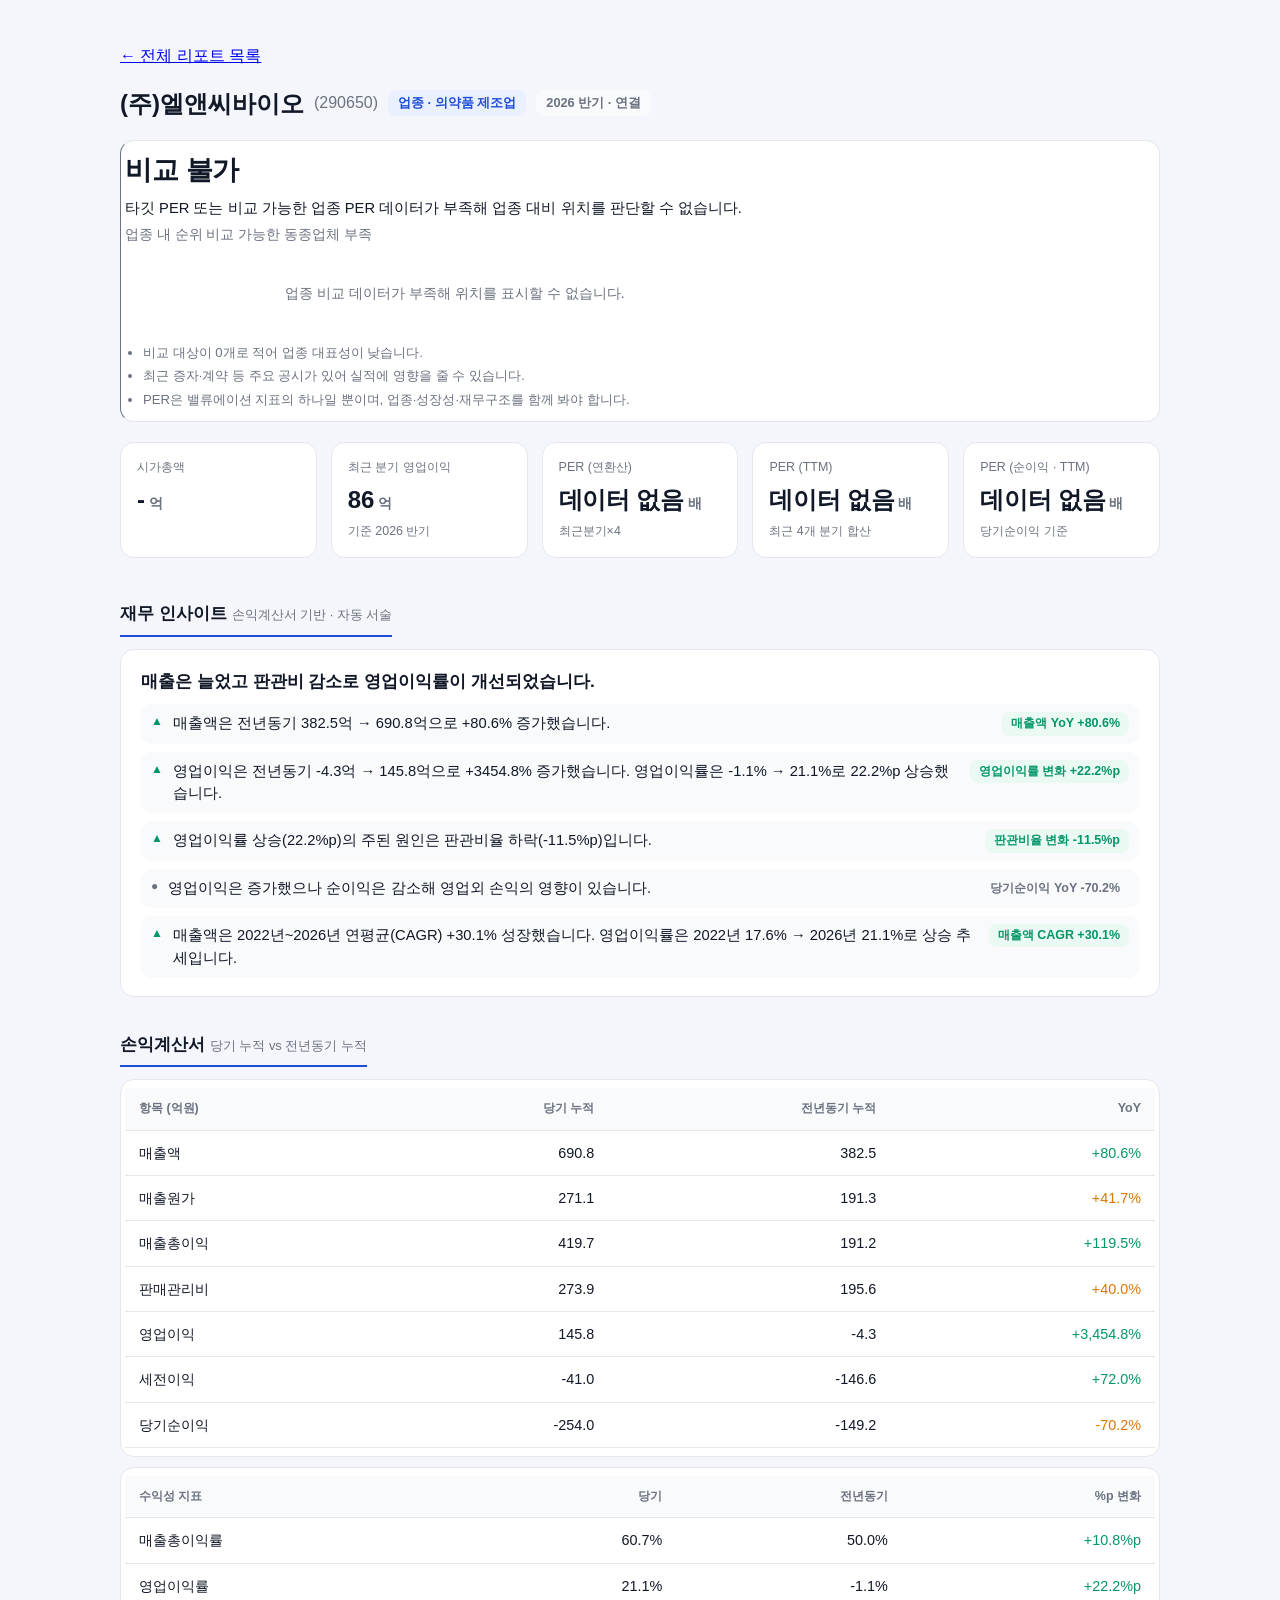
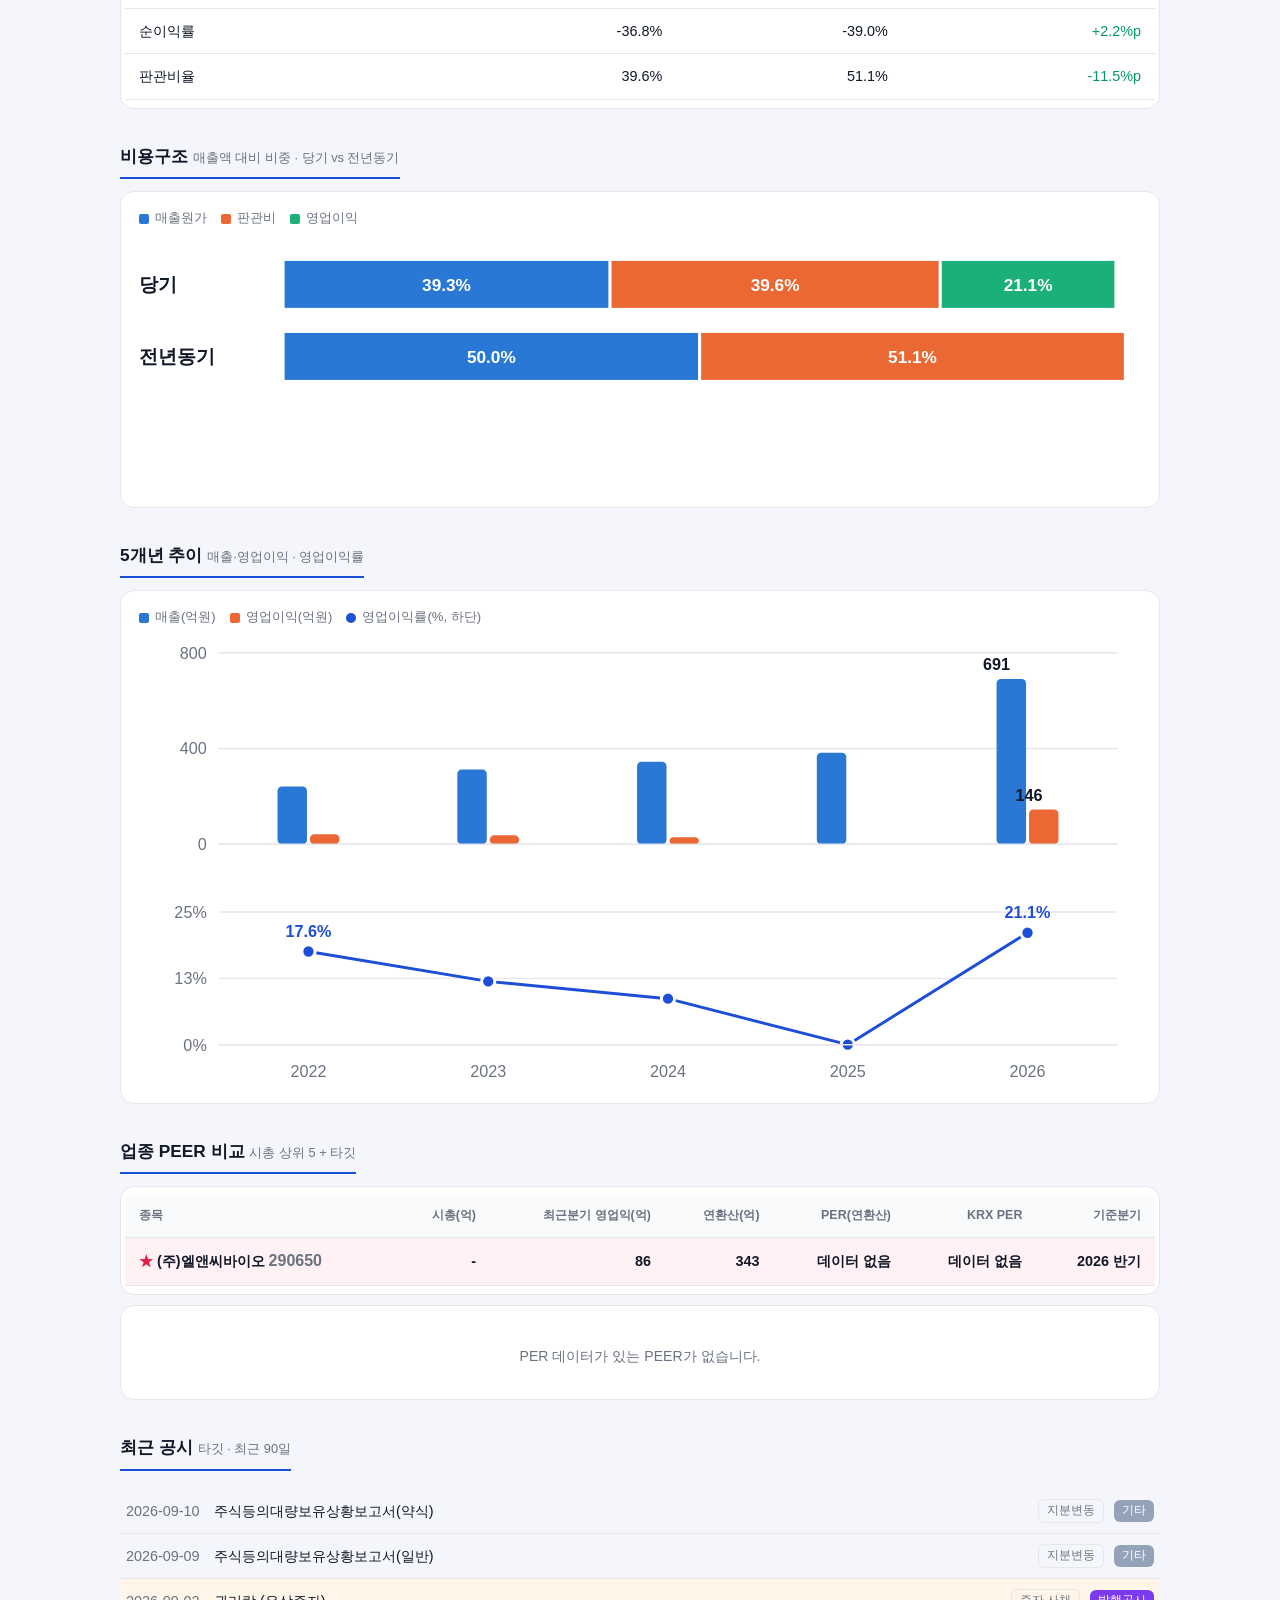
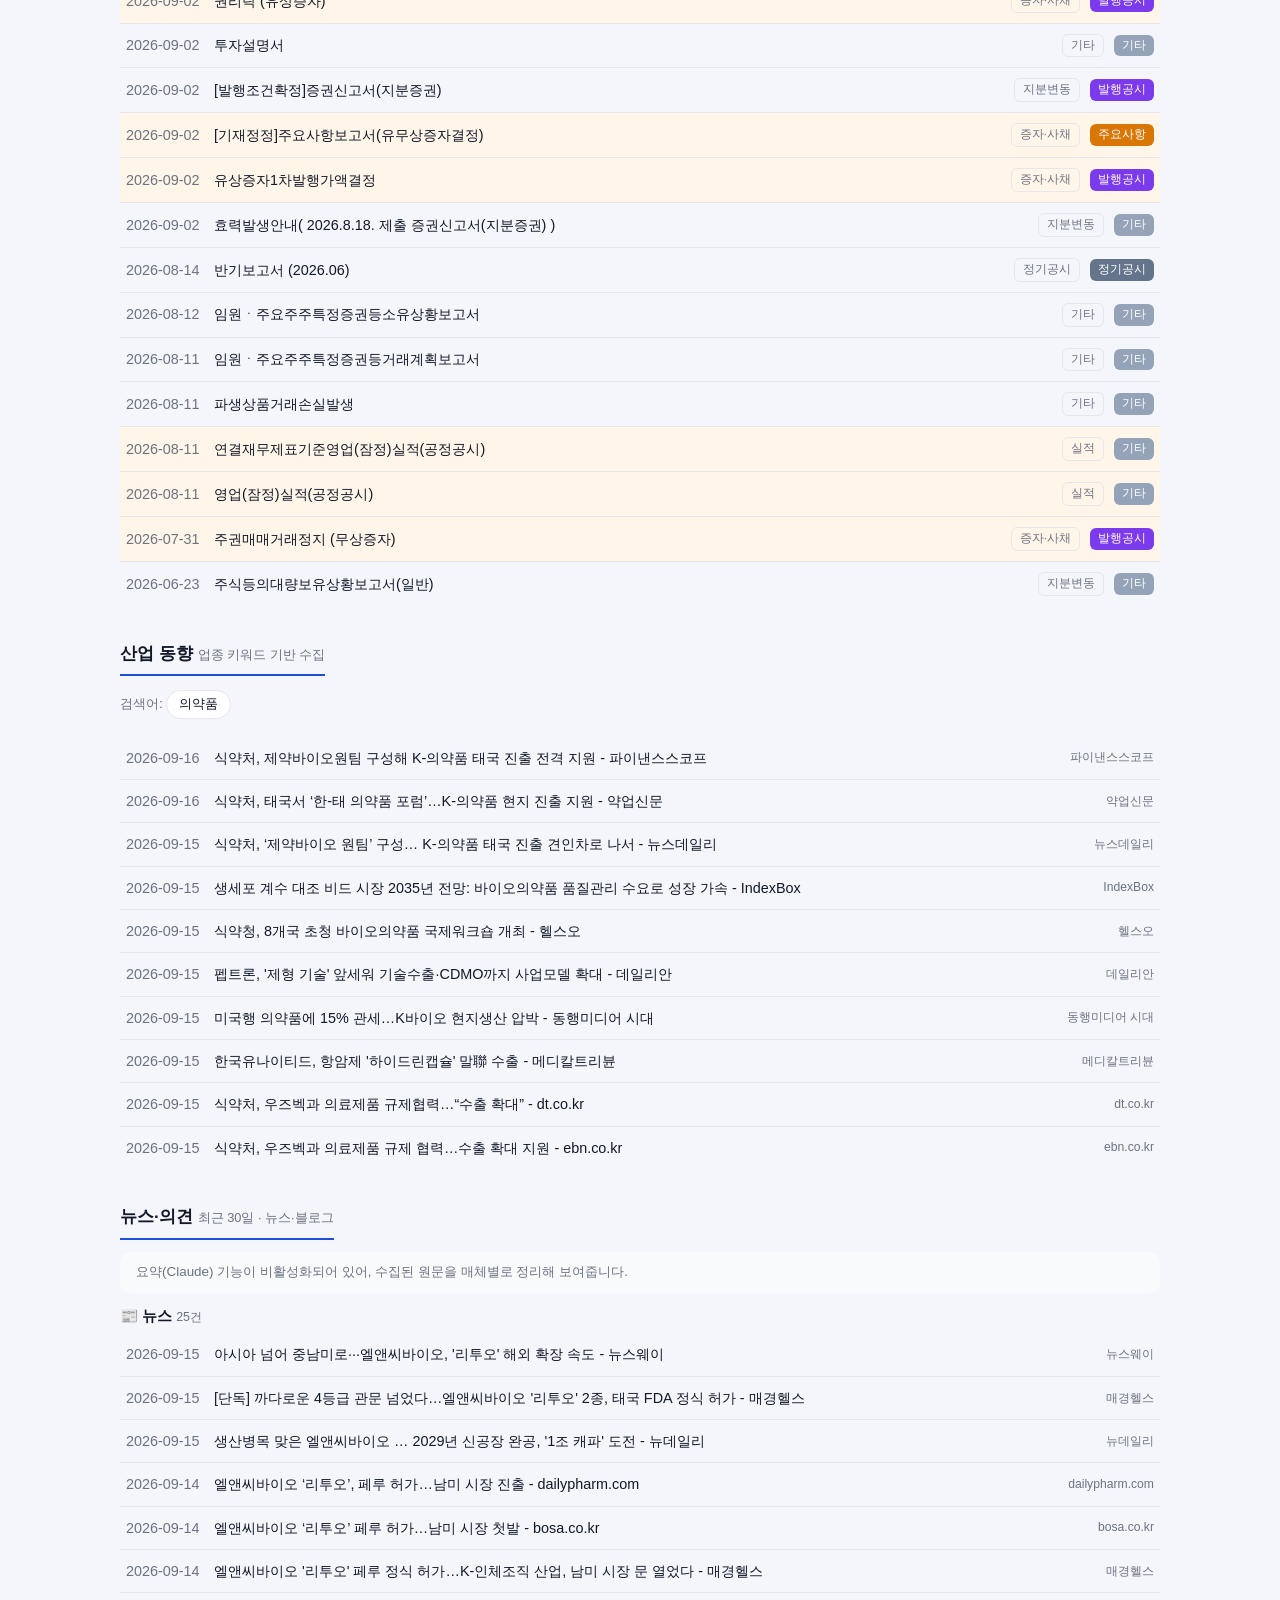
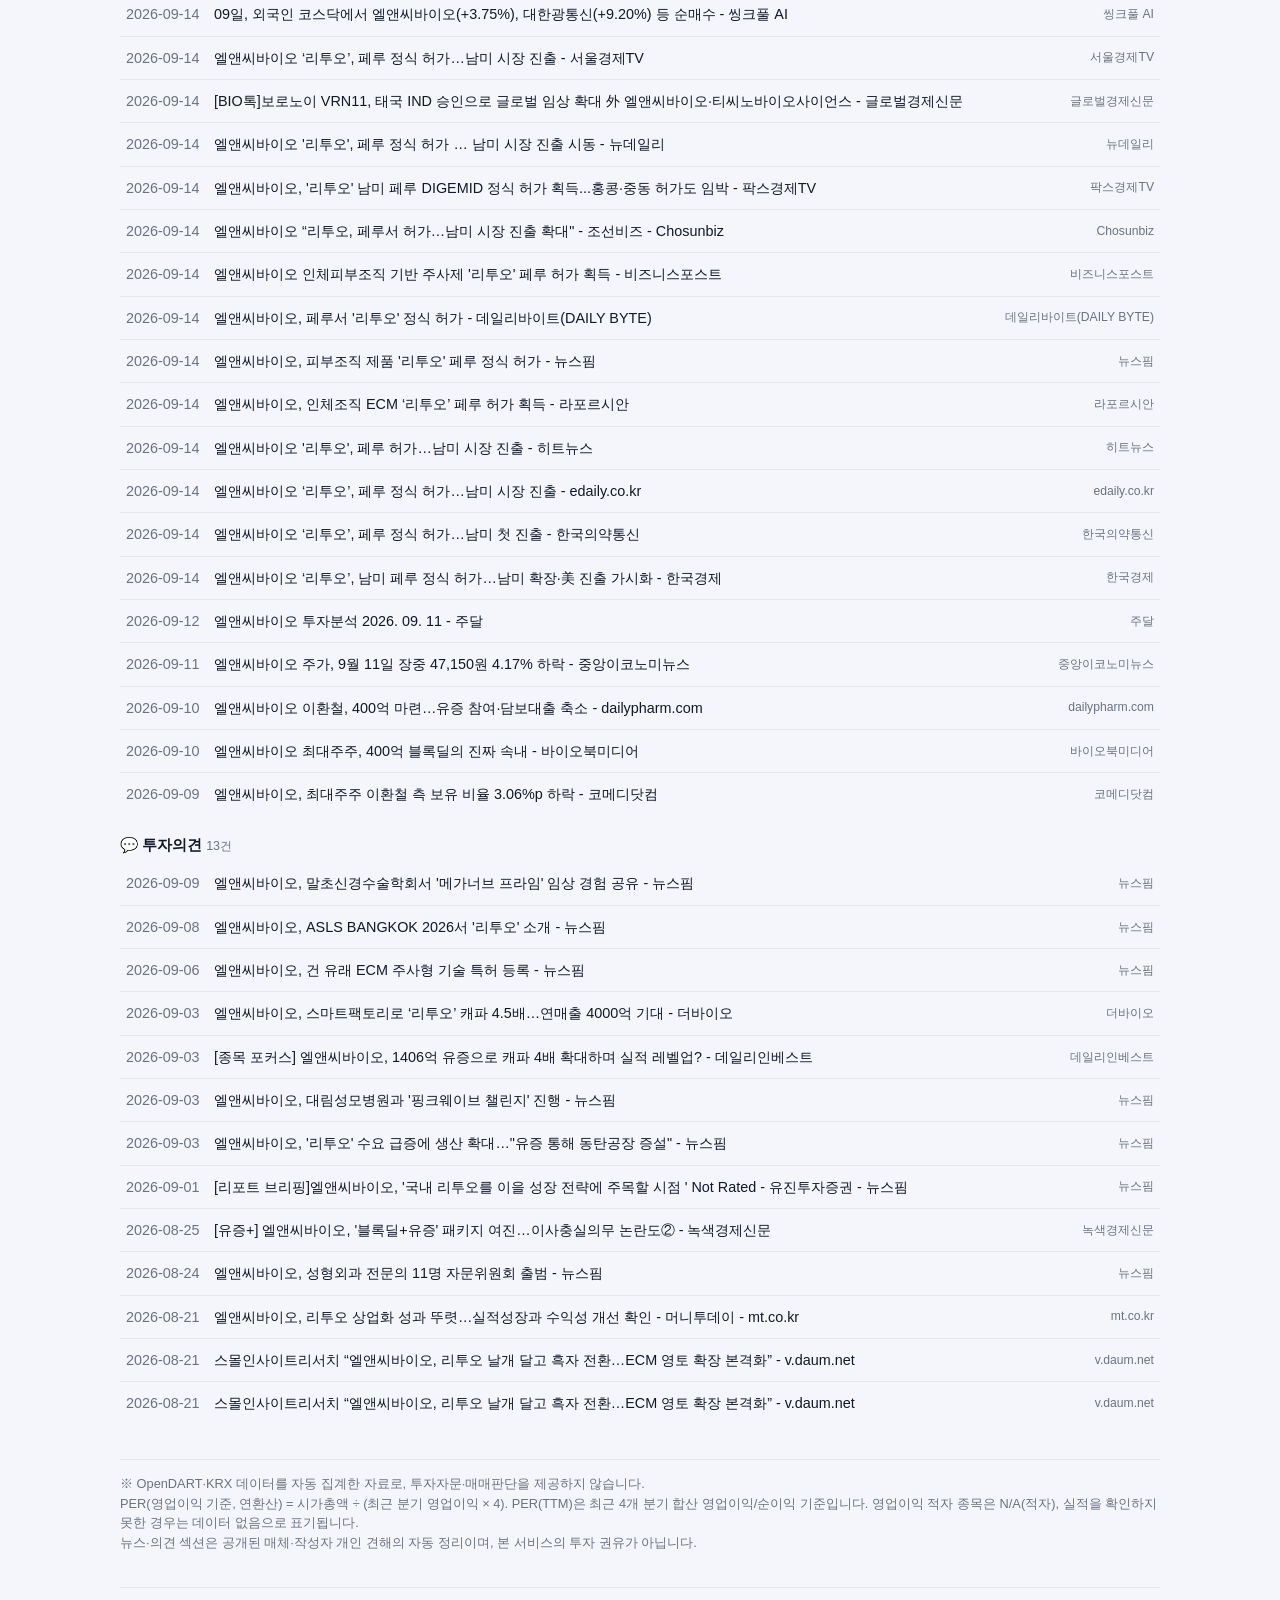
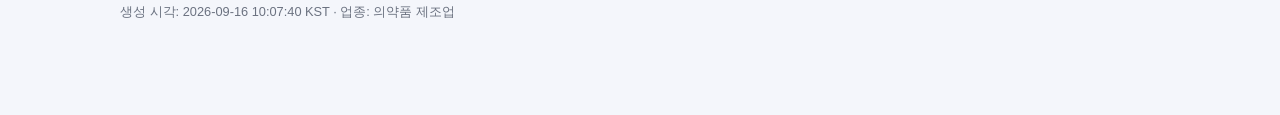
<file: (주)엘앤씨바이오.html>
<!doctype html>
<html lang="ko">
<head>
<meta charset="utf-8">
<meta name="viewport" content="width=device-width, initial-scale=1">
<title>(주)엘앤씨바이오(290650) PER·PEER 분석 리포트 · 2026-09-16 10:07:40</title>
<style>
:root{
  --bg:#f4f6fb; --panel:#ffffff; --fg:#111827; --muted:#6b7280; --line:#e5e7eb;
  --brand:#1d4ed8; --brand-soft:#eaf0ff; --target:#e11d48; --target-soft:#fff1f4;
  --good:#059669; --warn:#d97706; --head:#f8fafc; --chip:#5b8cff;
  --good-soft:#eafaf3; --warn-soft:#fff6e9;
  --series-1:#2a78d6; --series-2:#eb6834; --series-3:#1baf7a;
  --shadow:0 1px 3px rgba(16,24,40,.06),0 8px 24px rgba(16,24,40,.06);
}
@media (prefers-color-scheme:dark){
  :root{--bg:#0d1017;--panel:#151a22;--fg:#e6e9ef;--muted:#9aa3b2;--line:#252b36;
    --brand:#5b8cff;--brand-soft:#1a2440;--target:#fb7185;--target-soft:#2a1720;
    --good:#34d399;--warn:#fbbf24;--head:#1b212b;--chip:#3b6ae0;
    --good-soft:#122a20;--warn-soft:#332209;
    --series-1:#3987e5;--series-2:#d95926;--series-3:#199e70;
    --shadow:0 1px 3px rgba(0,0,0,.4),0 8px 24px rgba(0,0,0,.35);}
}
*{box-sizing:border-box}
body{margin:0;background:var(--bg);color:var(--fg);
  font-family:-apple-system,BlinkMacSystemFont,"Apple SD Gothic Neo","Segoe UI",Roboto,sans-serif;line-height:1.55}
.page{max-width:1080px;margin:0 auto;padding:28px 20px 80px}
.hidden{display:none !important}

/* 검색 */
.brand-row{display:flex;align-items:baseline;gap:10px}
h1{font-size:1.55rem;margin:0}
.sub{color:var(--muted);font-size:.9rem;margin:6px 0 22px}
.searchbar{display:flex;gap:10px;max-width:620px}
.searchbar input{flex:1;padding:13px 16px;border:1.5px solid var(--line);border-radius:12px;
  font-size:1rem;background:var(--panel);color:var(--fg)}
.searchbar input:focus{outline:none;border-color:var(--brand)}
.btn{padding:13px 22px;border:0;border-radius:12px;background:var(--brand);color:#fff;font-weight:700;font-size:1rem;cursor:pointer}
.btn:disabled{opacity:.6;cursor:default}
.examples{margin-top:14px;color:var(--muted);font-size:.85rem}
.tagpill{display:inline-block;border:1px solid var(--line);border-radius:999px;padding:3px 12px;margin:0 6px 6px 0;font-size:.82rem;cursor:pointer;background:var(--panel);color:var(--fg)}
.tagpill:hover{border-color:var(--brand);color:var(--brand)}

.error{background:var(--target-soft);color:var(--target);border:1px solid var(--target);border-radius:12px;
  padding:12px 16px;margin:14px 0;font-size:.9rem;max-width:620px}

/* 진행 */
.prog-wrap{max-width:620px}
.bar{height:10px;background:var(--line);border-radius:8px;overflow:hidden}
.fill{height:100%;width:0%;background:linear-gradient(90deg,var(--brand),var(--chip));border-radius:8px;transition:width .3s}
.steps{list-style:none;padding:0;margin:20px 0 0;display:grid;gap:10px}
.steps li{display:flex;align-items:center;gap:11px;font-size:.92rem;color:var(--muted)}
.steps li .ic{width:22px;height:22px;border-radius:50%;display:grid;place-items:center;font-size:.72rem;flex:none;
  border:1.5px solid var(--line);background:var(--panel)}
.steps li.done{color:var(--fg)} .steps li.done .ic{background:var(--good);border-color:var(--good);color:#fff}
.steps li.now{color:var(--fg);font-weight:600} .steps li.now .ic{border-color:var(--brand);color:var(--brand)}
.spin{width:12px;height:12px;border:2px solid var(--brand);border-top-color:transparent;border-radius:50%;animation:spin .7s linear infinite}
@keyframes spin{to{transform:rotate(360deg)}}
.prog-caption{margin-top:16px;font-size:.86rem;color:var(--muted)}
.prog-caption b{color:var(--fg)}

/* 결과 */
.result-head{display:flex;align-items:center;gap:10px;flex-wrap:wrap}
.result-head h1{font-size:1.5rem;margin:0}
.code{color:var(--muted);font-size:1rem}
.sector-chip,.basis-chip{background:var(--brand-soft);color:var(--brand);border-radius:8px;padding:3px 10px;font-size:.8rem;font-weight:600}
.basis-chip{background:var(--head);color:var(--muted)}

/* 밸류에이션 카드(hero) */
.hero-card{margin-top:18px;padding:22px 24px;border-left:5px solid var(--line)}
.hero-card.tone-good{background:var(--good-soft);border-left-color:var(--good)}
.hero-card.tone-warn{background:var(--warn-soft);border-left-color:var(--warn)}
.hero-card.tone-neutral{border-left-color:var(--muted)}
.hero-top{display:flex;align-items:baseline;gap:14px;flex-wrap:wrap}
.hero-label{font-size:1.7rem;font-weight:800;letter-spacing:-.01em}
.hero-label.tone-good{color:var(--good)} .hero-label.tone-warn{color:var(--warn)} .hero-label.tone-neutral{color:var(--fg)}
.hero-discount{font-size:.95rem;color:var(--fg)}
.hero-discount b{font-variant-numeric:tabular-nums}
.hero-note{margin-top:6px;font-size:.92rem;color:var(--fg)}
.hero-rank{margin-top:4px;font-size:.85rem;color:var(--muted)}
.val-rank-n{font-weight:800;color:var(--fg);font-size:1rem}
.gauge-wrap{margin-top:14px;max-width:660px}
.gauge-svg{display:block;overflow:visible}
.gauge-lab{font-size:11px;fill:var(--fg)}
.gauge-lab.muted{fill:var(--muted)}
.gauge-lab.gauge-target{font-weight:700}
.hero-caveats{margin:14px 0 0;padding-left:18px;font-size:.82rem;color:var(--muted)}
.hero-caveats li{margin:3px 0}

/* KPI 행 */
.kpi-row{display:grid;grid-template-columns:repeat(5,1fr);gap:14px;margin:20px 0 8px}
.kpi{background:var(--panel);border:1px solid var(--line);border-radius:14px;padding:15px 16px}
.kpi .lab{font-size:.78rem;color:var(--muted)}
.kpi .val{font-size:1.5rem;font-weight:800;margin-top:4px;letter-spacing:-.01em}
.kpi .val small{font-size:.9rem;font-weight:600;color:var(--muted)}
.kpi.kpi-warn{background:var(--warn-soft);border-color:var(--warn)}
.kpi .note{font-size:.78rem;margin-top:4px}
.note.good{color:var(--good)} .note.warn{color:var(--warn)} .note.muted{color:var(--muted)}

h2{font-size:1.08rem;margin:34px 0 12px;padding-bottom:8px;border-bottom:2px solid var(--brand);display:inline-block}
h2 .hint{font-size:.8rem;color:var(--muted);font-weight:500}
.card{background:var(--panel);border:1px solid var(--line);border-radius:14px;padding:8px 4px}
.chart-card{padding:16px 18px 8px}
.chart-empty{padding:24px 8px;text-align:center;color:var(--muted);font-size:.88rem}

.table-scroll{overflow-x:auto}
table{width:100%;border-collapse:collapse;font-size:.9rem}
th,td{padding:11px 14px;border-bottom:1px solid var(--line);white-space:nowrap;text-align:left}
th{background:var(--head);color:var(--muted);font-size:.78rem;font-weight:600}
td.num,th.num{text-align:right;font-variant-numeric:tabular-nums}
tr.target td{background:var(--target-soft);font-weight:700}
tr.target td:first-child::before{content:"★ ";color:var(--target)}
.badge-under{color:var(--good);font-weight:700}
.badge-over{color:var(--warn);font-weight:700}

.disc{list-style:none;padding:0;margin:6px 0 0}
.disc li{display:flex;align-items:center;gap:10px;padding:10px 6px;border-bottom:1px solid var(--line);font-size:.9rem}
.disc li:last-child{border-bottom:0}
.disc li.high{background:var(--warn-soft)}
.disc .d{color:var(--muted);font-variant-numeric:tabular-nums;width:78px;flex:none}
.disc .t{flex:1}
.disc .t a{color:inherit;text-decoration:none}
.disc .t a:hover{color:var(--brand);text-decoration:underline}
.disc .type{font-size:.72rem;color:#fff;border-radius:6px;padding:2px 8px;flex:none}
.type.reg{background:#64748b}.type.major{background:#d97706}.type.issue{background:#7c3aed}.type.etc{background:#94a3b8}
.cat-tag{font-size:.72rem;color:var(--muted);border:1px solid var(--line);border-radius:6px;padding:2px 8px;flex:none}
.src-tag{font-size:.76rem;color:var(--muted);flex:none}

/* 재무 인사이트 */
.fin-card{padding:18px 20px}
.fin-headline{font-size:1.08rem;font-weight:700;margin-bottom:10px}
.fin-list{list-style:none;margin:0;padding:0;display:grid;gap:8px}
.fin-item{display:flex;align-items:flex-start;gap:10px;font-size:.92rem;padding:8px 10px;border-radius:10px;background:var(--head)}
.fin-ic{flex:none;font-size:.75rem;line-height:1.5}
.fin-ic.tone-good{color:var(--good)} .fin-ic.tone-warn{color:var(--warn)} .fin-ic.tone-neutral{color:var(--muted)}
.fin-text{flex:1}
.fin-metric{flex:none;font-size:.78rem;font-weight:700;font-variant-numeric:tabular-nums;border-radius:8px;padding:2px 9px;white-space:nowrap}
.fin-metric.tone-good{color:var(--good);background:var(--good-soft)}
.fin-metric.tone-warn{color:var(--warn);background:var(--warn-soft)}
.fin-metric.tone-neutral{color:var(--muted);background:var(--head)}
.fin-empty{padding:14px 16px;color:var(--muted);font-size:.88rem}

/* 손익계산서 */
.stmt-table td.num.pos{color:var(--good)}
.stmt-table td.num.neg{color:var(--warn)}

/* 차트 범례/공용 SVG 텍스트 */
.legend-row{display:flex;flex-wrap:wrap;gap:14px;margin:0 0 10px;font-size:.82rem;color:var(--muted)}
.legend-item{display:inline-flex;align-items:center;gap:6px}
.legend-dot{width:10px;height:10px;border-radius:2px;display:inline-block}
.cost-svg,.trend-svg,.peer-svg{display:block;overflow:visible}
.stack-row-label{font-size:12px;fill:var(--fg);font-weight:600}
.seg-label{font-size:11px;font-weight:700}
.grid-line{stroke:var(--line);stroke-width:1}
.axis-line{stroke:var(--line);stroke-width:1}
.axis-lab{font-size:11px;fill:var(--muted)}
.bar-end-lab{font-size:11px;fill:var(--fg);font-weight:700;font-variant-numeric:tabular-nums}
.line-end-lab{font-size:11px;fill:var(--brand);font-weight:700;font-variant-numeric:tabular-nums}
.peer-name{font-size:.86rem;fill:var(--muted)}
.peer-name.target{fill:var(--target);font-weight:700}
.peer-val{font-size:.86rem;font-weight:700;fill:var(--fg);font-variant-numeric:tabular-nums}
.peer-val.muted{font-weight:400;fill:var(--muted)}
.median-line{stroke:var(--muted);stroke-width:2;stroke-dasharray:4 3}

/* 산업 동향 */
.terms-row{font-size:.84rem;color:var(--muted);margin:2px 0 12px}
.tagpill.static{cursor:default}
.tagpill.static:hover{border-color:var(--line);color:var(--fg)}
.industry-summary{padding:14px 16px;margin-bottom:10px;font-size:.9rem}
.industry-summary ul{margin:8px 0 0;padding-left:18px}
.industry-list{margin-top:2px}

/* 투자포인트·리스크 */
.ins-grid{display:grid;grid-template-columns:1fr 1fr;gap:16px}
.ins-card{padding:16px 18px;border-left:4px solid var(--line)}
.ins-card.ins-good{border-left-color:var(--good)}
.ins-card.ins-warn{border-left-color:var(--warn)}
.ins-card.ins-neutral{border-left-color:var(--muted)}
.ins-card ul{margin:0;padding-left:18px;font-size:.9rem}
.ins-card li{margin:4px 0}
.ins-title{font-weight:700;margin-bottom:8px}
.ins-title.tone-good{color:var(--good)}
.ins-title.tone-warn{color:var(--warn)}
.ins-title.tone-neutral{color:var(--fg)}
.src-ref{color:var(--brand);font-size:.78em}
.src-list{margin-top:12px;padding:12px 16px;font-size:.82rem;color:var(--muted)}
.src-list a{color:var(--brand);word-break:break-all}
.ins-empty{padding:14px 16px;color:var(--muted);font-size:.88rem}
.ins-banner{padding:10px 16px;margin-bottom:12px;border-radius:10px;background:var(--head);color:var(--muted);font-size:.84rem}
.src-group{margin-bottom:18px}
.src-group:last-child{margin-bottom:0}
.src-group-title{font-weight:700;font-size:.92rem;margin:0 0 4px}
.src-group-title .hint{font-weight:500;color:var(--muted);font-size:.78rem}

@media (max-width:720px){
  .ins-grid{grid-template-columns:1fr}
}

.disclaimer{margin-top:34px;padding-top:14px;border-top:1px solid var(--line);color:var(--muted);font-size:.8rem}

@media (max-width:720px){
  .kpi-row{grid-template-columns:repeat(2,1fr)}
  .hero-card{padding:18px 16px}
  .hero-label{font-size:1.4rem}
  .page{padding:20px 14px 60px}
}

</style>
</head>
<body>
<div class="page">
  <p><a href="index.html">&larr; 전체 리포트 목록</a></p>
  <section id="view-result" class="view">
    <div id="result"></div>
  </section>
  <p class="disclaimer">생성 시각: 2026-09-16 10:07:40 KST · 업종: 의약품 제조업</p>
</div>
<script>
// 결과(res) 렌더링 — 라이브 앱(web/app.js)과 정적 리포트(scripts/build_site.py가 생성하는
// HTML)가 함께 사용하는 순수 렌더 로직. DOM에 값을 "그려 넣는" 것 외의 상태(폴링, 진행바 등)는
// 다루지 않는다. 라이브 SPA 전용 동작(검색 화면으로 복귀)은 #view-search 존재 여부로
// 감지해서만 덧붙인다 — 정적 리포트에는 그 화면 자체가 없기 때문이다.
//
// 차트는 전부 인라인 SVG로 이 파일 안에서 생성한다(외부 라이브러리/CDN 없음 — 정적
// Pages 빌드가 자기완결형을 유지해야 한다). 색상은 CSS 커스텀 프로퍼티(--fg, --muted,
// --brand, --target, --good, --warn, --panel, --line, --series-1/2/3)를 통해 라이트/다크
// 테마를 함께 지원한다.
const $ = (s) => document.querySelector(s);

const REPRT_LABEL = { Q1: "1분기", HALF: "반기", Q3: "3분기", ANNUAL: "4분기" };
const FS_DIV_LABEL = { CFS: "연결", OFS: "별도" };

const fmt = (v, dp = 1) => (typeof v === "number" && !Number.isNaN(v)
  ? v.toLocaleString("ko-KR", { minimumFractionDigits: dp, maximumFractionDigits: dp })
  : "-");

const fmtSigned = (v, dp = 1) => (typeof v === "number" && !Number.isNaN(v)
  ? (v > 0 ? "+" : "") + fmt(v, dp)
  : "-");

function fmtMetric(m) {
  if (!m || typeof m.value !== "number" || Number.isNaN(m.value)) return "-";
  return fmtSigned(m.value, 1) + (m.unit || "");
}

// PER(영업이익 기준) 셀: 결측 사유(per_status)에 따라 "적자"와 "데이터 없음"을 구분해서
// 표기한다. per_status가 없는 값(적자 여부를 판단할 근거가 없는 경우)은 항상 "데이터 없음".
function perCell(v, status) {
  if (typeof v === "number" && !Number.isNaN(v)) return fmt(v, 1);
  return status === "loss" ? "N/A(적자)" : "데이터 없음";
}

// KRX PER 컬럼은 영업이익 데이터를 근거로 하지 않으므로(단순 시세 교차검증용) "적자"라고
// 단정할 근거가 없다 — 값이 없으면 항상 "데이터 없음"으로만 표기한다.
function krxPerCell(v) {
  return (typeof v === "number" && !Number.isNaN(v)) ? fmt(v, 1) : "데이터 없음";
}

function basisLabel(row) {
  if (!row || !row.year || !row.reprt_key) return "-";
  const q = REPRT_LABEL[row.reprt_key] || row.reprt_key;
  const suffix = row.fs_div === "OFS" ? "(별도)" : "";
  return row.year + " " + q + suffix;
}

function periodLabel(row) {
  if (!row || !row.year || !row.reprt_key) return "-";
  const q = REPRT_LABEL[row.reprt_key] || row.reprt_key;
  const fs = FS_DIV_LABEL[row.fs_div] || "연결";
  return row.year + " " + q + " · " + fs;
}

function perBadgeClass(v, median, insufficientPeers) {
  if (insufficientPeers) return "";
  if (typeof v !== "number" || typeof median !== "number") return "";
  if (v < median) return "badge-under";
  if (v > median * 1.3) return "badge-over";
  return "";
}

function fmtDate(d) {
  if (typeof d === "string" && d.length === 8 && /^\d{8}$/.test(d)) {
    return d.slice(0, 4) + "-" + d.slice(4, 6) + "-" + d.slice(6, 8);
  }
  return d || "-";
}

function escapeHtml(s) {
  return String(s == null ? "" : s)
    .replace(/&/g, "&amp;").replace(/</g, "&lt;").replace(/>/g, "&gt;")
    .replace(/"/g, "&quot;").replace(/'/g, "&#39;");
}

// 밸류에이션 level -> 색상 토큰/텍스트 클래스. deep_discount/discount(저평가)는 긍정,
// inline(업종 평균)은 중립, premium/high_premium(고평가)은 경계. "unavailable"은 중립 처리.
const LEVEL_TONE = {
  deep_discount: "good", discount: "good",
  inline: "neutral",
  premium: "warn", high_premium: "warn",
  unavailable: "neutral",
};

function levelTone(level) {
  return LEVEL_TONE[level] || "neutral";
}

// ---------------------------------------------------------------------------
// 공용 SVG 헬퍼
// ---------------------------------------------------------------------------

function chartEmpty(label) {
  return '<div class="chart-empty">' + escapeHtml(label || "데이터 없음") + "</div>";
}

function niceMax(v) {
  if (!(v > 0)) return 1;
  const mag = Math.pow(10, Math.floor(Math.log10(v)));
  const steps = [1, 1.2, 1.5, 2, 2.5, 3, 4, 5, 6, 8, 10];
  for (const s of steps) {
    if (v <= s * mag) return s * mag;
  }
  return 10 * mag;
}

// ---------------------------------------------------------------------------
// 1) 헤더
// ---------------------------------------------------------------------------

function renderHeader(t, overview) {
  const sector = overview && (overview.sector || overview.industry);
  const sectorChip = sector
    ? '<span class="sector-chip">업종 · ' + escapeHtml(sector) + "</span>" : "";
  return (
    '<div class="result-head">' +
      "<h1>" + escapeHtml(t.name) + '</h1><span class="code">(' + escapeHtml(t.stock_code || "") + ")</span>" +
      sectorChip +
      '<span class="basis-chip">' + escapeHtml(periodLabel(t)) + "</span>" +
    "</div>"
  );
}

// ---------------------------------------------------------------------------
// 2) 밸류에이션 카드(hero) + 위치 게이지
// ---------------------------------------------------------------------------

function svgGauge(min, max, median, target, tone) {
  const vals = [min, max, median, target];
  if (vals.some((v) => typeof v !== "number" || Number.isNaN(v)) || !(max > min)) {
    return chartEmpty("업종 비교 데이터가 부족해 위치를 표시할 수 없습니다.");
  }
  const W = 640, H = 96, padL = 46, padR = 46, trackY = 44, trackH = 10;
  const innerW = W - padL - padR;
  const clamp = (v) => Math.min(Math.max(v, min), max);
  const x = (v) => padL + ((clamp(v) - min) / (max - min)) * innerW;
  const dotColor = "var(--" + tone + ")";
  const tx = x(target), mx = x(median);
  // 라벨 겹침 방지: 타깃/중앙값 라벨이 너무 가까우면 세로로 살짝 어긋나게 배치.
  const closeLabels = Math.abs(tx - mx) < 70;
  return (
    '<svg class="gauge-svg" viewBox="0 0 ' + W + " " + H + '" width="100%" role="img" preserveAspectRatio="xMidYMid meet">' +
      "<title>업종 PEER PER 범위(최소~최대) 대비 타깃 위치</title>" +
      '<rect x="' + padL + '" y="' + trackY + '" width="' + innerW + '" height="' + trackH +
        '" rx="5" fill="var(--line)"></rect>' +
      '<line x1="' + mx + '" y1="' + (trackY - 9) + '" x2="' + mx + '" y2="' + (trackY + trackH + 9) +
        '" stroke="var(--muted)" stroke-width="2"></line>' +
      '<text x="' + mx + '" y="' + (trackY - 14) + '" text-anchor="middle" class="gauge-lab muted">중앙값 ' +
        fmt(median) + "배</text>" +
      '<circle cx="' + tx + '" cy="' + (trackY + trackH / 2) + '" r="8" fill="' + dotColor +
        '" stroke="var(--panel)" stroke-width="2"></circle>' +
      '<text x="' + tx + '" y="' + (trackY + trackH + (closeLabels ? 34 : 24)) +
        '" text-anchor="middle" class="gauge-lab gauge-target" fill="' + dotColor + '">타깃 ' + fmt(target) + "배</text>" +
      '<text x="' + padL + '" y="' + (trackY + trackH + 24) + '" text-anchor="start" class="gauge-lab muted">최소 ' +
        fmt(min) + "배</text>" +
      '<text x="' + (W - padR) + '" y="' + (trackY + trackH + 24) + '" text-anchor="end" class="gauge-lab muted">최대 ' +
        fmt(max) + "배</text>" +
    "</svg>"
  );
}

function renderValuationCard(valuation, stats, targetPer) {
  if (!valuation) return "";
  const tone = levelTone(valuation.level);
  const rankLine = (valuation.rank && valuation.total)
    ? ('<span class="val-rank-n">' + valuation.rank + "</span> / " + valuation.total + " (PER 낮을수록 상위)")
    : "비교 가능한 동종업체 부족";
  const discountLine = (typeof valuation.discount_pct === "number")
    ? ('업종 중앙값 대비 <b>' + fmtSigned(valuation.discount_pct, 1) + "%</b>")
    : "";
  const gauge = svgGauge(stats && stats.min, stats && stats.max, valuation.median, targetPer, tone);
  const caveats = (valuation.caveats || []).map((c) =>
    "<li>" + escapeHtml(c) + "</li>").join("");
  return (
    '<div class="card hero-card tone-' + tone + '">' +
      '<div class="hero-top">' +
        '<div class="hero-label tone-' + tone + '">' + escapeHtml(valuation.label || "-") + "</div>" +
        (discountLine ? '<div class="hero-discount">' + discountLine + "</div>" : "") +
      "</div>" +
      '<div class="hero-note">' + escapeHtml(valuation.note || "") + "</div>" +
      '<div class="hero-rank">업종 내 순위 ' + rankLine + "</div>" +
      '<div class="gauge-wrap">' + gauge + "</div>" +
      (caveats ? '<ul class="hero-caveats">' + caveats + "</ul>" : "") +
    "</div>"
  );
}

// ---------------------------------------------------------------------------
// 3) KPI 행
// ---------------------------------------------------------------------------

function kpiTile(label, valueHtml, note, extraClass) {
  return (
    '<div class="kpi' + (extraClass ? " " + extraClass : "") + '">' +
      '<div class="lab">' + escapeHtml(label) + "</div>" +
      '<div class="val">' + valueHtml + "</div>" +
      (note ? '<div class="note muted">' + note + "</div>" : "") +
    "</div>"
  );
}

function renderKpiRow(t) {
  const ttmNote = t.ttm_complete ? "" : "최근 4개 분기 미확보 · 연환산 추정";
  const tiles = [
    kpiTile("시가총액", fmt(t.market_cap, 0) + '<small> 억</small>'),
    kpiTile("최근 분기 영업이익", fmt(t.op_3m, 0) + '<small> 억</small>', "기준 " + escapeHtml(basisLabel(t))),
    kpiTile("PER (연환산)", perCell(t.per_op_fwd != null ? t.per_op_fwd : t.per_op, t.per_status) + '<small> 배</small>',
      "최근분기×4"),
    kpiTile("PER (TTM)", perCell(t.per_op_ttm, t.per_status) + '<small> 배</small>',
      ttmNote || "최근 4개 분기 합산", ttmNote ? "kpi-warn" : ""),
    kpiTile("PER (순이익 · TTM)", perCell(t.per_net_ttm, t.per_status) + '<small> 배</small>',
      ttmNote || "당기순이익 기준", ttmNote ? "kpi-warn" : ""),
  ].join("");
  return '<div class="kpi-row">' + tiles + "</div>";
}

// ---------------------------------------------------------------------------
// 4) 재무 인사이트
// ---------------------------------------------------------------------------

const SEVERITY_ICON = { positive: "▲", negative: "▼", neutral: "●" };
const SEVERITY_TONE = { positive: "good", negative: "warn", neutral: "neutral" };

function renderFinancialInsight(fi) {
  if (!fi || (!fi.headline && !(fi.findings || []).length)) {
    return '<div class="card fin-empty">재무 인사이트를 계산할 재무제표 데이터가 부족합니다.</div>';
  }
  const items = (fi.findings || []).map((f) => {
    const tone = SEVERITY_TONE[f.severity] || "neutral";
    const icon = SEVERITY_ICON[f.severity] || "●";
    const metric = f.metric
      ? '<span class="fin-metric tone-' + tone + '">' + escapeHtml(f.metric.label) + " " +
        escapeHtml(fmtMetric(f.metric)) + "</span>"
      : "";
    return (
      '<li class="fin-item tone-' + tone + '">' +
        '<span class="fin-ic tone-' + tone + '">' + icon + "</span>" +
        '<span class="fin-text">' + escapeHtml(f.text) + "</span>" +
        metric +
      "</li>"
    );
  }).join("");
  return (
    '<div class="card fin-card">' +
      (fi.headline ? '<div class="fin-headline">' + escapeHtml(fi.headline) + "</div>" : "") +
      '<ul class="fin-list">' + (items || "<li>해당 없음</li>") + "</ul>" +
    "</div>"
  );
}

// ---------------------------------------------------------------------------
// 5) 손익계산서 + 마진 + 비용구조 차트
// ---------------------------------------------------------------------------

const IS_ROWS = ["매출액", "매출원가", "매출총이익", "판매관리비", "영업이익", "세전이익", "당기순이익"];
// 비용 성격 항목(매출원가/판매관리비)은 증가가 불리한 신호이므로 색상 방향을 반전한다 —
// 그 외(매출액/이익 계열)는 증가가 유리한 신호이므로 그대로 둔다.
const IS_COST_ROWS = { 매출원가: true, 판매관리비: true };

function yoy(cur, prev) {
  if (typeof cur !== "number" || typeof prev !== "number" || prev === 0) return null;
  return (cur - prev) / Math.abs(prev) * 100;
}

function renderIncomeStatement(incomeStatement, margins) {
  if (!incomeStatement) {
    return '<div class="card fin-empty">손익계산서 데이터가 없습니다.</div>';
  }
  const rows = IS_ROWS.map((label) => {
    const row = incomeStatement[label] || {};
    const cur = row.cur_cum, prev = row.prev_cum;
    const chg = yoy(cur, prev);
    const favorable = IS_COST_ROWS[label] ? (typeof chg === "number" ? -chg : null) : chg;
    const chgCls = typeof favorable === "number" ? (favorable > 0 ? "pos" : favorable < 0 ? "neg" : "") : "";
    return (
      "<tr><td>" + escapeHtml(label) + '</td><td class="num">' + fmt(cur, 1) +
      '</td><td class="num">' + fmt(prev, 1) + '</td><td class="num ' + chgCls + '">' +
      (typeof chg === "number" ? fmtSigned(chg, 1) + "%" : "-") + "</td></tr>"
    );
  }).join("");

  const stmtTable =
    '<div class="card table-scroll"><table class="stmt-table"><thead><tr>' +
      "<th>항목 (억원)</th><th class=\"num\">당기 누적</th><th class=\"num\">전년동기 누적</th><th class=\"num\">YoY</th>" +
    "</tr></thead><tbody>" + rows + "</tbody></table></div>";

  let marginTable = "";
  if (margins) {
    const mrows = [
      ["매출총이익률", margins.gross_margin, false],
      ["영업이익률", margins.op_margin, false],
      ["순이익률", margins.net_margin, false],
      ["판관비율", margins.sga_ratio, true], // 비용 비율 — 상승이 불리하므로 색상 반전
    ].map(([label, m, invert]) => {
      m = m || {};
      const favorable = typeof m.delta === "number" ? (invert ? -m.delta : m.delta) : null;
      const dCls = typeof favorable === "number" ? (favorable > 0 ? "pos" : favorable < 0 ? "neg" : "") : "";
      return (
        "<tr><td>" + label + '</td><td class="num">' + fmt(m.cur, 1) + "%</td><td class=\"num\">" +
        fmt(m.prev, 1) + '%</td><td class="num ' + dCls + '">' +
        (typeof m.delta === "number" ? fmtSigned(m.delta, 1) + "%p" : "-") + "</td></tr>"
      );
    }).join("");
    marginTable =
      '<div class="card table-scroll" style="margin-top:10px"><table class="stmt-table"><thead><tr>' +
        "<th>수익성 지표</th><th class=\"num\">당기</th><th class=\"num\">전년동기</th><th class=\"num\">%p 변화</th>" +
      "</tr></thead><tbody>" + mrows + "</tbody></table></div>";
  }

  return stmtTable + marginTable;
}

function costShare(margins) {
  if (!margins) return null;
  const gm = margins.gross_margin, om = margins.op_margin, sg = margins.sga_ratio;
  if (!gm || !om || !sg) return null;
  if ([gm.cur, gm.prev, om.cur, om.prev, sg.cur, sg.prev].some((v) => typeof v !== "number")) return null;
  return {
    cur: { cogs: 100 - gm.cur, sga: sg.cur, op: om.cur },
    prev: { cogs: 100 - gm.prev, sga: sg.prev, op: om.prev },
  };
}

function stackedSegment(xStart, width, height, y, fill, label, valueLabel, minLabelWidth) {
  const gap = width > 4 ? 1 : 0; // 2px 표면 갭(양쪽 1px씩)의 근사
  const w = Math.max(width - gap * 2, 0);
  const x = xStart + gap;
  const fits = w >= minLabelWidth;
  const textFill = "#fff";
  const text = fits
    ? '<text x="' + (x + w / 2) + '" y="' + (y + height / 2 + 4) +
      '" text-anchor="middle" class="seg-label" fill="' + textFill + '">' + escapeHtml(valueLabel) + "</text>"
    : "";
  return (
    '<rect x="' + x + '" y="' + y + '" width="' + w + '" height="' + height + '" fill="' + fill +
      '"><title>' + escapeHtml(label) + " " + escapeHtml(valueLabel) + "</title></rect>" + text
  );
}

function svgCostStructure(share) {
  if (!share) return chartEmpty("비용구조를 계산할 마진 데이터가 부족합니다.");
  const W = 640, barH = 30, rowGap = 46, padL = 92, padR = 16, top = 14;
  const innerW = W - padL - padR;
  const H = top + rowGap * 2 + barH + 30;
  const rows = [
    ["당기", share.cur],
    ["전년동기", share.prev],
  ];
  const segs = [
    { key: "cogs", label: "매출원가", color: "var(--series-1)" },
    { key: "sga", label: "판관비", color: "var(--series-2)" },
    { key: "op", label: "영업이익", color: "var(--series-3)" },
  ];
  let body = "";
  rows.forEach(([rowLabel, vals], i) => {
    const y = top + i * rowGap;
    body += '<text x="0" y="' + (y + barH / 2 + 4) + '" class="stack-row-label">' + escapeHtml(rowLabel) + "</text>";
    let cursor = padL;
    segs.forEach((s) => {
      const v = Math.max(vals[s.key] || 0, 0);
      const w = (v / 100) * innerW;
      body += stackedSegment(cursor, w, barH, y, s.color, s.label, fmt(v, 1) + "%", 34);
      cursor += w;
    });
  });
  const legend = segs.map((s) =>
    '<span class="legend-item"><span class="legend-dot" style="background:' + s.color + '"></span>' +
    escapeHtml(s.label) + "</span>").join("");
  return (
    '<div class="legend-row">' + legend + "</div>" +
    '<svg class="cost-svg" viewBox="0 0 ' + W + " " + H + '" width="100%" role="img">' +
      "<title>매출액 대비 비용구조(매출원가·판관비·영업이익 비중) — 당기 vs 전년동기</title>" +
      body +
    "</svg>"
  );
}

// ---------------------------------------------------------------------------
// 6) 5개년 추이(콤보: 매출·영업이익 막대 + 영업이익률 라인, 축 정렬된 2단 패널)
// ---------------------------------------------------------------------------

function svgTrendChart(trend) {
  const pts = (trend || []).filter((t) => t && typeof t.year === "number")
    .sort((a, b) => a.year - b.year);
  if (pts.length < 2) return chartEmpty("5개년 추이를 표시할 데이터가 부족합니다.");

  const W = 680;
  const padL = 54, padR = 16;
  const innerW = W - padL - padR;
  const n = pts.length;
  const slot = innerW / n;
  const barW = Math.min(20, slot * 0.32);

  // 상단 패널: 매출/영업이익 그룹 막대 (동일 단위 '억원' 공유 스케일)
  const topH = 130, topPadTop = 10, topBase = topPadTop + topH;
  const revMax = Math.max.apply(null, pts.map((p) => p.revenue || 0));
  const opMax = Math.max.apply(null, pts.map((p) => p.operating_income || 0));
  const sharedMax = niceMax(Math.max(revMax, opMax, 1));

  // 하단 패널: 영업이익률(%) 라인
  const botTop = topBase + 46, botH = 90, botBase = botTop + botH;
  const marginVals = pts.map((p) => (typeof p.op_margin === "number" ? p.op_margin : null));
  const marginKnown = marginVals.filter((v) => v !== null);
  const marginMax = niceMax(Math.max.apply(null, marginKnown.concat([1])) * 1.15);

  const H = botBase + 34;

  const xCenter = (i) => padL + slot * i + slot / 2;
  const yTop = (v) => topBase - (Math.max(v, 0) / sharedMax) * topH;
  const yBot = (v) => botBase - (Math.max(v, 0) / marginMax) * botH;

  // 상단 그리드(0, sharedMax) — hairline
  let gridTop = "";
  [0, 0.5, 1].forEach((f) => {
    const gy = topBase - f * topH;
    gridTop += '<line x1="' + padL + '" y1="' + gy + '" x2="' + (W - padR) + '" y2="' + gy +
      '" class="grid-line"></line>';
    gridTop += '<text x="' + (padL - 8) + '" y="' + (gy + 4) + '" text-anchor="end" class="axis-lab">' +
      fmt(sharedMax * f, 0) + "</text>";
  });

  let bars = "";
  pts.forEach((p, i) => {
    const cx = xCenter(i);
    const revV = p.revenue || 0, opV = p.operating_income || 0;
    const rx = cx - barW - 1, ox = cx + 1;
    const ry = yTop(revV), oy = yTop(opV);
    bars +=
      '<rect x="' + rx + '" y="' + ry + '" width="' + barW + '" height="' + (topBase - ry) +
        '" rx="3" fill="var(--series-1)"><title>매출 ' + p.year + "년 " + fmt(revV, 1) + "억</title></rect>" +
      '<rect x="' + ox + '" y="' + oy + '" width="' + barW + '" height="' + (topBase - oy) +
        '" rx="3" fill="var(--series-2)"><title>영업이익 ' + p.year + "년 " + fmt(opV, 1) + "억</title></rect>";
    // 마지막 해만 값 직접 라벨(끝점 강조) — 나머지는 툴팁/범례로.
    if (i === n - 1) {
      bars += '<text x="' + rx + '" y="' + (ry - 6) + '" text-anchor="middle" class="bar-end-lab">' +
        fmt(revV, 0) + "</text>";
      bars += '<text x="' + ox + '" y="' + (oy - 6) + '" text-anchor="middle" class="bar-end-lab">' +
        fmt(opV, 0) + "</text>";
    }
  });

  // 하단 그리드
  let gridBot = "";
  [0, 0.5, 1].forEach((f) => {
    const gy = botBase - f * botH;
    gridBot += '<line x1="' + padL + '" y1="' + gy + '" x2="' + (W - padR) + '" y2="' + gy +
      '" class="grid-line"></line>';
    gridBot += '<text x="' + (padL - 8) + '" y="' + (gy + 4) + '" text-anchor="end" class="axis-lab">' +
      fmt(marginMax * f, 0) + "%</text>";
  });

  let linePath = "", dots = "", first = true;
  pts.forEach((p, i) => {
    if (p.op_margin == null) { first = true; return; }
    const cx = xCenter(i), cy = yBot(p.op_margin);
    linePath += (first ? "M" : "L") + cx + " " + cy + " ";
    first = false;
    const isEnd = (i === n - 1) || (i === 0);
    dots += '<circle cx="' + cx + '" cy="' + cy + '" r="4.5" fill="var(--brand)" stroke="var(--panel)" ' +
      'stroke-width="2"><title>영업이익률 ' + p.year + "년 " + fmt(p.op_margin, 1) + "%</title></circle>";
    if (isEnd) {
      dots += '<text x="' + cx + '" y="' + (cy - 10) + '" text-anchor="middle" class="line-end-lab">' +
        fmt(p.op_margin, 1) + "%</text>";
    }
  });

  let xLabels = "";
  pts.forEach((p, i) => {
    xLabels += '<text x="' + xCenter(i) + '" y="' + (botBase + 22) + '" text-anchor="middle" class="axis-lab">' +
      p.year + "</text>";
  });

  const legend =
    '<div class="legend-row">' +
      '<span class="legend-item"><span class="legend-dot" style="background:var(--series-1)"></span>매출(억원)</span>' +
      '<span class="legend-item"><span class="legend-dot" style="background:var(--series-2)"></span>영업이익(억원)</span>' +
      '<span class="legend-item"><span class="legend-dot" style="background:var(--brand);border-radius:50%"></span>영업이익률(%, 하단)</span>' +
    "</div>";

  return (
    legend +
    '<svg class="trend-svg" viewBox="0 0 ' + W + " " + H + '" width="100%" role="img">' +
      "<title>5개년 매출·영업이익 추이 및 영업이익률 변화</title>" +
      gridTop + bars +
      '<line x1="' + padL + '" y1="' + topBase + '" x2="' + (W - padR) + '" y2="' + topBase +
        '" class="axis-line"></line>' +
      gridBot +
      '<path d="' + linePath.trim() + '" fill="none" stroke="var(--brand)" stroke-width="2" ' +
        'stroke-linejoin="round" stroke-linecap="round"></path>' +
      dots +
      '<line x1="' + padL + '" y1="' + botBase + '" x2="' + (W - padR) + '" y2="' + botBase +
        '" class="axis-line"></line>' +
      xLabels +
    "</svg>"
  );
}

// ---------------------------------------------------------------------------
// 7) PEER 비교 (표 + 네이티브 SVG 막대 차트)
// ---------------------------------------------------------------------------

function svgPeerChart(peers, median) {
  const rows = (peers || []).map((p) => ({
    name: p.name, isTarget: !!p.is_target,
    v: typeof p.per_op === "number" ? p.per_op : null,
    status: p.per_status,
  }));
  const valid = rows.map((r) => r.v).filter((v) => typeof v === "number");
  if (!valid.length) return chartEmpty("PER 데이터가 있는 PEER가 없습니다.");
  const maxV = niceMax(Math.max.apply(null, valid.concat(typeof median === "number" ? [median] : [])) * 1.12);

  const rowH = 30, gap = 8, padL = 132, padR = 56, top = 10;
  const innerW = 640 - padL - padR;
  const H = top + rows.length * (rowH + gap) + (typeof median === "number" ? 26 : 6);
  const x = (v) => (Math.max(v, 0) / maxV) * innerW;

  let body = "";
  rows.forEach((r, i) => {
    const y = top + i * (rowH + gap);
    const barColor = r.isTarget ? "var(--target)" : "var(--brand)";
    const nameCls = r.isTarget ? "peer-name target" : "peer-name";
    body += '<text x="' + (padL - 10) + '" y="' + (y + rowH / 2 + 4) + '" text-anchor="end" class="' + nameCls + '">' +
      (r.isTarget ? "★ " : "") + escapeHtml(r.name) + "</text>";
    if (typeof r.v === "number") {
      const w = x(r.v);
      body += '<rect x="' + padL + '" y="' + y + '" width="' + Math.max(w, 2) + '" height="' + rowH +
        '" rx="4" fill="' + barColor + '"><title>' + escapeHtml(r.name) + " PER " + fmt(r.v) + "배</title></rect>";
      body += '<text x="' + (padL + w + 8) + '" y="' + (y + rowH / 2 + 4) + '" class="peer-val">' +
        fmt(r.v) + "</text>";
    } else {
      body += '<rect x="' + padL + '" y="' + y + '" width="2" height="' + rowH +
        '" fill="var(--line)"></rect>';
      body += '<text x="' + (padL + 10) + '" y="' + (y + rowH / 2 + 4) + '" class="peer-val muted">' +
        (r.status === "loss" ? "N/A(적자)" : "데이터 없음") + "</text>";
    }
  });

  let medianLine = "";
  if (typeof median === "number") {
    const mx = padL + x(median);
    const my = top + rows.length * (rowH + gap);
    medianLine =
      '<line x1="' + mx + '" y1="0" x2="' + mx + '" y2="' + my + '" class="median-line"></line>' +
      '<text x="' + mx + '" y="' + (my + 16) + '" text-anchor="middle" class="axis-lab">업종 중앙값 ' +
        fmt(median) + "배</text>";
  }

  return (
    '<svg class="peer-svg" viewBox="0 0 640 ' + H + '" width="100%" role="img">' +
      "<title>업종 PEER PER(연환산) 비교, 타깃 강조</title>" +
      body + medianLine +
    "</svg>"
  );
}

// ---------------------------------------------------------------------------
// 8) 최근 공시
// ---------------------------------------------------------------------------

const DISC_TYPE_CLASS = { 정기공시: "reg", 주요사항: "major", 발행공시: "issue" };

function renderDisclosures(disclosures) {
  const items = (disclosures || []).slice(0, 20).map((d) => {
    const cls = DISC_TYPE_CLASS[d.type] || "etc";
    const highCls = d.importance === "high" ? " high" : "";
    const cat = d.category ? '<span class="cat-tag">' + escapeHtml(d.category) + "</span>" : "";
    const titleHtml = d.url
      ? '<a href="' + escapeHtml(d.url) + '" target="_blank" rel="noopener">' + escapeHtml(d.title) + "</a>"
      : escapeHtml(d.title);
    return (
      '<li class="' + cls + highCls + '"><span class="d">' + fmtDate(d.date) + '</span>' +
      '<span class="t">' + titleHtml + "</span>" + cat +
      '<span class="type ' + cls + '">' + escapeHtml(d.type) + "</span></li>"
    );
  }).join("");
  return '<ul class="disc">' + (items || "<li>최근 공시 없음</li>") + "</ul>";
}

// ---------------------------------------------------------------------------
// 9) 산업 동향
// ---------------------------------------------------------------------------

function renderIndustry(industry) {
  if (!industry || (!(industry.items || []).length && !(industry.terms || []).length)) {
    return '<div class="card fin-empty">수집된 산업 동향이 없습니다.</div>';
  }
  const terms = (industry.terms || []).map((t) =>
    '<span class="tagpill static">' + escapeHtml(t) + "</span>").join("");
  const summary = industry.summary;
  let summaryBlock = "";
  if (summary && summary.status === "ok") {
    const points = (summary.points || []).map((p) => {
      const sup = (p.sources || []).map((s) => "[" + s.n + "]").join("");
      return "<li>" + escapeHtml(p.text) + (sup ? ' <sup class="src-ref">' + escapeHtml(sup) + "</sup>" : "") + "</li>";
    }).join("");
    summaryBlock =
      '<div class="card industry-summary">' +
        (summary.summary ? "<p>" + escapeHtml(summary.summary) + "</p>" : "") +
        (points ? '<ul>' + points + "</ul>" : "") +
      "</div>";
  }
  const items = (industry.items || []).slice(0, 10).map((it) =>
    '<li><span class="d">' + escapeHtml(it.date || "-") + '</span>' +
    '<span class="t"><a href="' + escapeHtml(it.url || "#") + '" target="_blank" rel="noopener">' +
      escapeHtml(it.title) + "</a></span>" +
    '<span class="src-tag">' + escapeHtml(it.source || "") + "</span></li>"
  ).join("");
  return (
    (terms ? '<div class="terms-row">검색어: ' + terms + "</div>" : "") +
    summaryBlock +
    '<ul class="disc industry-list">' + (items || "<li>관련 산업 동향 기사가 없습니다.</li>") + "</ul>"
  );
}

// ---------------------------------------------------------------------------
// 10) 뉴스·의견
// ---------------------------------------------------------------------------

function insightItem(p) {
  const sup = (p.sources || []).map((s) => "[" + s.n + "]").join("");
  const supHtml = sup ? ' <sup class="src-ref">' + escapeHtml(sup) + "</sup>" : "";
  return "<li>" + escapeHtml(p.text) + supHtml + "</li>";
}

const KIND_LABEL = { news: "📰 뉴스", opinion: "💬 투자의견", blog: "✍️ 블로그" };
const KIND_ORDER = ["news", "opinion", "blog"];

function renderSourcesGrouped(sources) {
  const groups = {};
  (sources || []).forEach((s) => {
    const k = s.kind || "news";
    (groups[k] = groups[k] || []).push(s);
  });
  const keys = KIND_ORDER.filter((k) => groups[k] && groups[k].length)
    .concat(Object.keys(groups).filter((k) => KIND_ORDER.indexOf(k) === -1));
  if (!keys.length) return '<div class="fin-empty">최근 수집된 뉴스·의견 자료가 없습니다.</div>';
  return keys.map((k) => {
    const rows = groups[k].map((s) =>
      '<li><span class="d">' + escapeHtml(s.date || "-") + '</span>' +
      '<span class="t"><a href="' + escapeHtml(s.url || "#") + '" target="_blank" rel="noopener">' +
        escapeHtml(s.title) + "</a></span>" +
      '<span class="src-tag">' + escapeHtml(s.source || "") + "</span></li>"
    ).join("");
    return (
      '<div class="src-group">' +
        '<div class="src-group-title">' + (KIND_LABEL[k] || escapeHtml(k)) +
          ' <span class="hint">' + groups[k].length + "건</span></div>" +
        '<ul class="disc">' + rows + "</ul>" +
      "</div>"
    );
  }).join("");
}

function renderInsights(insights) {
  if (!insights) return "";
  if (insights.status === "ok") {
    const points = (insights.investment_points || []).map(insightItem).join("");
    const risks = (insights.risks || []).map(insightItem).join("");
    const views = (insights.analyst_views || []).map(insightItem).join("");
    const sources = (insights.sources || []).map((s) =>
      "[" + s.n + "] " + escapeHtml(s.title) + " · <i>" + escapeHtml(s.source) + "</i> · " +
      escapeHtml(s.date) + ' · <a href="' + escapeHtml(s.url || "#") + '" target="_blank" rel="noopener">' +
      escapeHtml(s.url) + "</a>"
    ).join("<br>");
    return (
      '<div class="ins-grid">' +
        '<div class="card ins-card ins-good"><div class="ins-title tone-good">📈 투자포인트</div>' +
          "<ul>" + (points || "<li>해당 없음</li>") + "</ul></div>" +
        '<div class="card ins-card ins-warn"><div class="ins-title tone-warn">⚠️ 리스크</div>' +
          "<ul>" + (risks || "<li>해당 없음</li>") + "</ul></div>" +
        (views ? '<div class="card ins-card ins-neutral"><div class="ins-title tone-neutral">💬 시각</div>' +
          "<ul>" + views + "</ul></div>" : "") +
      "</div>" +
      '<div class="card src-list"><b>출처</b> (최근 ' + (insights.window_days || 30) + "일)<br>" + (sources || "-") + "</div>"
    );
  }
  // status !== "ok" (disabled/no_data 등): 요약은 비활성이지만 원문 소스는 항상 보여준다.
  // "에러처럼 보이지 않게" — 안내 배너 + kind별로 묶은 원문 리스트를 정식 섹션처럼 구성한다.
  const notice = insights.status === "no_data"
    ? "최근 " + (insights.window_days || 30) + "일 내 관련 자료가 없습니다."
    : "요약(Claude) 기능이 비활성화되어 있어, 수집된 원문을 매체별로 정리해 보여줍니다.";
  return (
    '<div class="ins-banner">' + escapeHtml(notice) + "</div>" +
    renderSourcesGrouped(insights.sources)
  );
}

// ---------------------------------------------------------------------------
// 섹션 셸
// ---------------------------------------------------------------------------

function section(title, hint, bodyHtml) {
  return (
    "<h2>" + escapeHtml(title) + (hint ? ' <span class="hint">' + escapeHtml(hint) + "</span>" : "") + "</h2>" +
    bodyHtml
  );
}

// ---------------------------------------------------------------------------
// 메인 렌더
// ---------------------------------------------------------------------------

function render(res) {
  const t = res.target || {};
  const s = res.stats || {};
  const deepdive = res.deepdive || {};
  const valuation = res.valuation;
  const targetPer = typeof t.per_op_ttm === "number" ? t.per_op_ttm
    : (typeof t.per_op_fwd === "number" ? t.per_op_fwd : t.per_op);

  const rows = (res.peers || []).map((p) => {
    const cls = p.is_target ? ' class="target"' : "";
    const badge = p.is_target ? "" : perBadgeClass(p.per_op, s.median, s.insufficient_peers);
    return (
      "<tr" + cls + "><td>" + escapeHtml(p.name) + ' <span class="code">' + escapeHtml(p.stock_code || "") + "</span></td>" +
      '<td class="num">' + fmt(p.market_cap, 0) + "</td>" +
      '<td class="num">' + fmt(p.op_3m, 0) + "</td>" +
      '<td class="num">' + fmt(p.op_annualized, 0) + "</td>" +
      '<td class="num ' + badge + '">' + perCell(p.per_op, p.per_status) + "</td>" +
      '<td class="num">' + krxPerCell(p.krx_per) + "</td>" +
      '<td class="num basis">' + basisLabel(p) + "</td></tr>"
    );
  }).join("");

  const costChart = svgCostStructure(costShare(deepdive.margins));

  const html =
    renderHeader(t, deepdive.overview) +
    renderValuationCard(valuation, s, targetPer) +
    renderKpiRow(t) +

    section("재무 인사이트", "손익계산서 기반 · 자동 서술", renderFinancialInsight(res.financial_insight)) +

    section("손익계산서", "당기 누적 vs 전년동기 누적", renderIncomeStatement(deepdive.income_statement, deepdive.margins)) +
    section("비용구조", "매출액 대비 비중 · 당기 vs 전년동기", '<div class="card chart-card">' + costChart + "</div>") +

    section("5개년 추이", "매출·영업이익 · 영업이익률", '<div class="card chart-card">' + svgTrendChart(deepdive.trend) + "</div>") +

    section("업종 PEER 비교", "시총 상위 5 + 타깃",
      '<div class="card table-scroll"><table><thead><tr>' +
        "<th>종목</th><th class=\"num\">시총(억)</th><th class=\"num\">최근분기 영업익(억)</th>" +
        "<th class=\"num\">연환산(억)</th><th class=\"num\">PER(연환산)</th><th class=\"num\">KRX PER</th>" +
        "<th class=\"num\">기준분기</th>" +
      "</tr></thead><tbody>" + rows + "</tbody></table></div>" +
      '<div class="card chart-card" style="margin-top:10px">' + svgPeerChart(res.peers, s.median) + "</div>") +

    section("최근 공시", "타깃 · 최근 90일", renderDisclosures(res.disclosures)) +

    section("산업 동향", "업종 키워드 기반 수집", renderIndustry(res.industry)) +

    section("뉴스·의견", "최근 " + ((res.insights && res.insights.window_days) || 30) + "일 · 뉴스·블로그", renderInsights(res.insights)) +

    '<div class="disclaimer">※ OpenDART·KRX 데이터를 자동 집계한 자료로, 투자자문·매매판단을 제공하지 않습니다.<br>' +
    'PER(영업이익 기준, 연환산) = 시가총액 ÷ (최근 분기 영업이익 × 4). PER(TTM)은 최근 4개 분기 합산 영업이익/순이익 기준입니다. ' +
    "영업이익 적자 종목은 N/A(적자), 실적을 확인하지 못한 경우는 데이터 없음으로 표기됩니다.<br>" +
    "뉴스·의견 섹션은 공개된 매체·작성자 개인 견해의 자동 정리이며, 본 서비스의 투자 권유가 아닙니다.</div>";

  $("#result").innerHTML = html;

  // 라이브 SPA(web/index.html + app.js)에만 있는 "새로 검색" 버튼 — 정적 리포트에는
  // #view-search 화면 자체가 없으므로(요소가 없으면 showView/clearError 호출이 깨진다),
  // 그 화면이 실제로 존재할 때만 버튼을 덧붙인다.
  if (document.getElementById("view-search")) {
    $("#result").insertAdjacentHTML(
      "beforeend",
      '<div style="margin-top:24px"><button class="btn" id="again" type="button">새로 검색</button></div>'
    );
    document.getElementById("again").addEventListener("click", () => {
      $("#q").value = "";
      clearError();
      showView("search");
      $("#q").focus();
    });
  }
}

</script>
<script>
window.__RESULT__ = {"target": {"name": "(주)엘앤씨바이오", "stock_code": "290650", "market_cap": null, "op_3m": 85.79727946, "op_annualized": 343.18911784, "per_op": null, "per_status": "nodata", "krx_per": null, "year": 2026, "reprt_key": "HALF", "fs_div": "CFS", "is_target": true, "per_op_fwd": null, "per_op_ttm": null, "per_net_ttm": null, "ttm_complete": true}, "peers": [{"name": "(주)엘앤씨바이오", "stock_code": "290650", "market_cap": null, "op_3m": 85.79727946, "op_annualized": 343.18911784, "per_op": null, "per_status": "nodata", "krx_per": null, "year": 2026, "reprt_key": "HALF", "fs_div": "CFS", "is_target": true, "per_op_fwd": null, "per_op_ttm": null, "per_net_ttm": null, "ttm_complete": true}], "stats": {"median": null, "min": null, "max": null, "count": 0, "rank": null, "total": 0, "percentile": null, "insufficient_peers": true}, "disclosures": [{"date": "20260910", "title": "주식등의대량보유상황보고서(약식)", "rcept_no": "20260910000417", "type": "기타", "importance": "normal", "category": "지분변동", "url": "https://dart.fss.or.kr/dsaf001/main.do?rcpNo=20260910000417"}, {"date": "20260909", "title": "주식등의대량보유상황보고서(일반)", "rcept_no": "20260909000491", "type": "기타", "importance": "normal", "category": "지분변동", "url": "https://dart.fss.or.kr/dsaf001/main.do?rcpNo=20260909000491"}, {"date": "20260902", "title": "권리락              (유상증자)", "rcept_no": "20260902900527", "type": "발행공시", "importance": "high", "category": "증자·사채", "url": "https://dart.fss.or.kr/dsaf001/main.do?rcpNo=20260902900527"}, {"date": "20260902", "title": "투자설명서", "rcept_no": "20260902000178", "type": "기타", "importance": "normal", "category": "기타", "url": "https://dart.fss.or.kr/dsaf001/main.do?rcpNo=20260902000178"}, {"date": "20260902", "title": "[발행조건확정]증권신고서(지분증권)", "rcept_no": "20260902000144", "type": "발행공시", "importance": "normal", "category": "지분변동", "url": "https://dart.fss.or.kr/dsaf001/main.do?rcpNo=20260902000144"}, {"date": "20260902", "title": "[기재정정]주요사항보고서(유무상증자결정)", "rcept_no": "20260902000129", "type": "주요사항", "importance": "high", "category": "증자·사채", "url": "https://dart.fss.or.kr/dsaf001/main.do?rcpNo=20260902000129"}, {"date": "20260902", "title": "유상증자1차발행가액결정              ", "rcept_no": "20260902900198", "type": "발행공시", "importance": "high", "category": "증자·사채", "url": "https://dart.fss.or.kr/dsaf001/main.do?rcpNo=20260902900198"}, {"date": "20260902", "title": "효력발생안내( 2026.8.18. 제출 증권신고서(지분증권) )", "rcept_no": "20260818100026", "type": "기타", "importance": "normal", "category": "지분변동", "url": "https://dart.fss.or.kr/dsaf001/main.do?rcpNo=20260818100026"}, {"date": "20260814", "title": "반기보고서 (2026.06)", "rcept_no": "20260814004115", "type": "정기공시", "importance": "normal", "category": "정기공시", "url": "https://dart.fss.or.kr/dsaf001/main.do?rcpNo=20260814004115"}, {"date": "20260812", "title": "임원ㆍ주요주주특정증권등소유상황보고서", "rcept_no": "20260812000650", "type": "기타", "importance": "normal", "category": "기타", "url": "https://dart.fss.or.kr/dsaf001/main.do?rcpNo=20260812000650"}, {"date": "20260811", "title": "임원ㆍ주요주주특정증권등거래계획보고서", "rcept_no": "20260811000669", "type": "기타", "importance": "normal", "category": "기타", "url": "https://dart.fss.or.kr/dsaf001/main.do?rcpNo=20260811000669"}, {"date": "20260811", "title": "파생상품거래손실발생              ", "rcept_no": "20260811900300", "type": "기타", "importance": "normal", "category": "기타", "url": "https://dart.fss.or.kr/dsaf001/main.do?rcpNo=20260811900300"}, {"date": "20260811", "title": "연결재무제표기준영업(잠정)실적(공정공시)              ", "rcept_no": "20260811900225", "type": "기타", "importance": "high", "category": "실적", "url": "https://dart.fss.or.kr/dsaf001/main.do?rcpNo=20260811900225"}, {"date": "20260811", "title": "영업(잠정)실적(공정공시)              ", "rcept_no": "20260811900222", "type": "기타", "importance": "high", "category": "실적", "url": "https://dart.fss.or.kr/dsaf001/main.do?rcpNo=20260811900222"}, {"date": "20260731", "title": "주권매매거래정지              (무상증자)", "rcept_no": "20260731900868", "type": "발행공시", "importance": "high", "category": "증자·사채", "url": "https://dart.fss.or.kr/dsaf001/main.do?rcpNo=20260731900868"}, {"date": "20260623", "title": "주식등의대량보유상황보고서(일반)", "rcept_no": "20260623000309", "type": "기타", "importance": "normal", "category": "지분변동", "url": "https://dart.fss.or.kr/dsaf001/main.do?rcpNo=20260623000309"}], "deepdive": {"overview": {"corp_name": "(주)엘앤씨바이오", "stock_code": "290650", "market": "KOSDAQ", "sector": "의약품 제조업", "industry": "의약품 제조업", "products": "인체조직(피부, 뼈, 연골)", "ceo": "이환철, 이재호 (각자 대표이사)", "established": "2011-08-02", "homepage": "www.lncbio.co.kr", "region": "경기도", "listing_date": "2018-11-01"}, "income_statement": {"매출액": {"cur_3m": 387.85377753, "prev_3m": 205.8145355, "cur_cum": 690.79951273, "prev_cum": 382.5213693}, "매출원가": {"cur_3m": 151.70454667, "prev_3m": 112.10866842, "cur_cum": 271.14743812, "prev_cum": 191.31368655}, "매출총이익": {"cur_3m": 236.14923086, "prev_3m": 93.70586708, "cur_cum": 419.65207461, "prev_cum": 191.20768275}, "판매관리비": {"cur_3m": 150.3519514, "prev_3m": 96.15682063, "cur_cum": 273.86536332, "prev_cum": 195.55336144}, "영업이익": {"cur_3m": 85.79727946, "prev_3m": -2.45095355, "cur_cum": 145.78671129, "prev_cum": -4.34567869}, "세전이익": {"cur_3m": -71.15694011, "prev_3m": -140.32292514, "cur_cum": -41.03581635, "prev_cum": -146.55826403}, "당기순이익": {"cur_3m": -281.22597845, "prev_3m": -142.7645275, "cur_cum": -253.97078053, "prev_cum": -149.18722455}}, "margins": {"gross_margin": {"cur": 60.74875081361293, "prev": 49.98614406821324, "delta": 10.762606745399687}, "op_margin": {"cur": 21.10405531611615, "prev": -1.1360616788422648, "delta": 22.240116994958413}, "net_margin": {"cur": -36.76475965165669, "prev": -39.00101707337478, "delta": 2.2362574217180935}, "sga_ratio": {"cur": 39.64469549749678, "prev": 51.1222057470555, "delta": -11.477510249558726}}, "trend": [{"year": 2022, "revenue": 241.42851269, "operating_income": 42.41252893, "net_income": 27.94822745, "op_margin": 17.567323949205083}, {"year": 2023, "revenue": 312.86339073, "operating_income": 37.33990535, "net_income": 20.54231324, "op_margin": 11.934891219735007}, {"year": 2024, "revenue": 344.60272281, "operating_income": 29.89584404, "net_income": 30.00682652, "op_margin": 8.675452067302254}, {"year": 2025, "revenue": 382.5213693, "operating_income": -4.34567869, "net_income": -149.18722455, "op_margin": -1.1360616788422648}, {"year": 2026, "revenue": 690.79951273, "operating_income": 145.78671129, "net_income": -253.97078053, "op_margin": 21.10405531611615}], "basis": {"year": 2026, "reprt_key": "HALF", "fs_div": "CFS"}}, "insights": {"as_of": null, "window_days": 30, "investment_points": [], "risks": [], "analyst_views": [], "overall": "", "sources": [{"n": 1, "title": "아시아 넘어 중남미로···엘앤씨바이오, '리투오' 해외 확장 속도 - 뉴스웨이", "source": "뉴스웨이", "date": "2026-09-15", "url": "https://news.google.com/rss/articles/CBMiakFVX3lxTE5BY0FrWDM1WENlZTJlRG8xWnR2M190X3BRdk45ZzJGMjk0aFRXUV9OUHZTeUpPR2huNmxQcS1od0hMV0RUajVVTW0tSmsyNS13cWdOX1BZeWNUM1dEeHRxUmhOX3BQTDRqT3c?oc=5", "kind": "news"}, {"n": 2, "title": "[단독] 까다로운 4등급 관문 넘었다…엘앤씨바이오 '리투오' 2종, 태국 FDA 정식 허가 - 매경헬스", "source": "매경헬스", "date": "2026-09-15", "url": "https://news.google.com/rss/articles/CBMibEFVX3lxTE9Bc1lzUDVicVlzWUFRQS1ZbHVJbDQzOERnUXhHRzhZZE1ORFZTUG5hNUhzM2k3YXFCbWhTSS1ZNnp2QTJ2SjA3YldOeS1jeXc2ZFhrZUN6emUySFJ0TnZQSlRGSXlPQVUyeGZ0QQ?oc=5", "kind": "news"}, {"n": 3, "title": "생산병목 맞은 엘앤씨바이오 … 2029년 신공장 완공, '1조 캐파' 도전 - 뉴데일리", "source": "뉴데일리", "date": "2026-09-15", "url": "https://news.google.com/rss/articles/[base64]?oc=5", "kind": "news"}, {"n": 4, "title": "엘앤씨바이오 ‘리투오’, 페루 허가…남미 시장 진출 - dailypharm.com", "source": "dailypharm.com", "date": "2026-09-14", "url": "https://news.google.com/rss/articles/CBMiUEFVX3lxTE5hUGdXUi1na09mT0tpRXI0Q00yRjY0Zkx4SXBkU2FlX28wQlpzVkJ0S2Vvak9iT3ZXVi1GQzNyY05BNUd6Y2xMYUJrLTlBc0R2?oc=5", "kind": "news"}, {"n": 5, "title": "엘앤씨바이오 ‘리투오’ 페루 허가…남미 시장 첫발 - bosa.co.kr", "source": "bosa.co.kr", "date": "2026-09-14", "url": "https://news.google.com/rss/articles/CBMia0FVX3lxTFAxREtGbFRwbV9zOXJGMXJESjQ4SW16cnRzeGk3Vll6UDBTck9vc21SaW9KQ0Y4aDlWU2wzYTZVa0VRMzAxRDk0QjRDYWx1bUNEeG9QbmtPa0RQbERtZl9rcXhROXFVbVlxdlFR?oc=5", "kind": "news"}, {"n": 6, "title": "엘앤씨바이오 '리투오' 페루 정식 허가…K-인체조직 산업, 남미 시장 문 열었다 - 매경헬스", "source": "매경헬스", "date": "2026-09-14", "url": "https://news.google.com/rss/articles/CBMibEFVX3lxTE95b282dWZJNXl4VzRsQndmSVQ1R3hlV0FpRXozeU5IaDg0d2tPUWtnZkNqTFpURnd1YXhqaVBxQzFqcnRkQkU1RnN3YmFtdlhSVXl5VE54Z2lEQVdWcEh6STFtZ01kdXBpTFM1Rg?oc=5", "kind": "news"}, {"n": 7, "title": "09일, 외국인 코스닥에서 엘앤씨바이오(+3.75%), 대한광통신(+9.20%) 등 순매수 - 씽크풀 AI", "source": "씽크풀 AI", "date": "2026-09-14", "url": "https://news.google.com/rss/articles/CBMiaEFVX3lxTFAyRHVOZzFMRE96enZHNDlBckpRenBDblE2MUJSNmZjeTUzeXhFWFhOUDBnbkNUeUNocXE0OU5xazRUSTN3bDJYdFQyOF9qSlFrVGlxc2l4VFNXZmM4aHhyY1ZIa0xTWlJj?oc=5", "kind": "news"}, {"n": 8, "title": "엘앤씨바이오 ‘리투오’, 페루 정식 허가…남미 시장 진출 - 서울경제TV", "source": "서울경제TV", "date": "2026-09-14", "url": "https://news.google.com/rss/articles/CBMiZEFVX3lxTE82eEtYRzVRVmhKZGx1UzRBeEoycUZSNk10LXNVTVdYV2ZaYnd5dFduNk9iNGl3VEh1UEFVaHBnZ2U4QVg4OTJjTWlIVDRkYTNDcFhSYVk4Tk5hdVJqX095bXprUW0?oc=5", "kind": "news"}, {"n": 9, "title": "﻿[BIO톡]보로노이 VRN11, 태국 IND 승인으로 글로벌 임상 확대 外 엘앤씨바이오·티씨노바이오사이언스 - 글로벌경제신문", "source": "글로벌경제신문", "date": "2026-09-14", "url": "https://news.google.com/rss/articles/[base64]?oc=5", "kind": "news"}, {"n": 10, "title": "엘앤씨바이오 '리투오', 페루 정식 허가 … 남미 시장 진출 시동 - 뉴데일리", "source": "뉴데일리", "date": "2026-09-14", "url": "https://news.google.com/rss/articles/[base64]?oc=5", "kind": "news"}, {"n": 11, "title": "엘앤씨바이오, '리투오' 남미 페루 DIGEMID 정식 허가 획득...홍콩·중동 허가도 임박 - 팍스경제TV", "source": "팍스경제TV", "date": "2026-09-14", "url": "https://news.google.com/rss/articles/CBMiaEFVX3lxTE4tRmhRb1Y5dzBGZzRZWld5X3dpUEdtNjlFdmVXOGxUeXBxNVdyc2dWSW1PVzMtSG1wb3djbWJBUWNvQmNPRFlURFNVcV9yWXBXWFd6SE00UTloSEFJcDMzTWJZVjZBbG0x?oc=5", "kind": "news"}, {"n": 12, "title": "엘앤씨바이오 “리투오, 페루서 허가…남미 시장 진출 확대\" - 조선비즈 - Chosunbiz", "source": "Chosunbiz", "date": "2026-09-14", "url": "https://news.google.com/rss/articles/[base64]?oc=5", "kind": "news"}, {"n": 13, "title": "엘앤씨바이오 인체피부조직 기반 주사제 '리투오' 페루 허가 획득 - 비즈니스포스트", "source": "비즈니스포스트", "date": "2026-09-14", "url": "https://news.google.com/rss/articles/CBMic0FVX3lxTE5tX2xLTlFoaWhqMmJPeURIaE84d0U3QXpYMWRlWkNfVy1LZGVKbi03V3c0a1NDQjN4YklyeUlBU1EwaEI1ZTVQN1Q0aUktTWc1ZHNEbmNWVm1HMWM1VUVhUVZwSzhjUktSNkdFMUg3eE5jcE0?oc=5", "kind": "news"}, {"n": 14, "title": "엘앤씨바이오, 페루서 '리투오' 정식 허가 - 데일리바이트(DAILY BYTE)", "source": "데일리바이트(DAILY BYTE)", "date": "2026-09-14", "url": "https://news.google.com/rss/articles/CBMihgFBVV95cUxOZUt0MDUyQU5BV21qczJxMThvc3A3a3NlbHQyaFk4ZUZ1V3pmelMxNVhvVzRRTDFiVU1RdW1wWEFYTHQ5V3dlbkpOM0psdmVhWElJQXh3YTFKc0NGaGM5X3k3RkRzZDhEc2g4WmJ5ZzBwSm8xT0p0WnpGdVBSMXFzX28xZnZndw?oc=5", "kind": "news"}, {"n": 15, "title": "엘앤씨바이오, 피부조직 제품 '리투오' 페루 정식 허가 - 뉴스핌", "source": "뉴스핌", "date": "2026-09-14", "url": "https://news.google.com/rss/articles/CBMiXEFVX3lxTE9CdFV6Y2kydnlGcUllMks2Z2R6YV95VS0wM2RMdmZSWXR1Z3YxY1d0WVpNMk5uWktHWGlEQ2phbENkNWlKTXdOUVcxLVV5cm1YSW9ScThtUUdDTTF3?oc=5", "kind": "news"}, {"n": 16, "title": "엘앤씨바이오, 인체조직 ECM ‘리투오’ 페루 허가 획득 - 라포르시안", "source": "라포르시안", "date": "2026-09-14", "url": "https://news.google.com/rss/articles/CBMibEFVX3lxTE1zcnRLcEp3VkEwZU1oX0t2ZEV6U0tXbVpCdTRWRUdrXzRLX2t3X1lnOGxnT2hyaHhtR0xtakpORTdxV2RiUUlpcEUtenhpa2pIZ0lXUnBzbmRYZkM2X0RBb0lxUzNyZGo3YU5EOA?oc=5", "kind": "news"}, {"n": 17, "title": "엘앤씨바이오 '리투오', 페루 허가…남미 시장 진출 - 히트뉴스", "source": "히트뉴스", "date": "2026-09-14", "url": "https://news.google.com/rss/articles/CBMia0FVX3lxTE4tVXItZDdqN1VaNDNiM09SSTBZOVBKODMwRVA2SVlpWVZjTTR3SFhJT1pCNUZXdWlBSGFCNGJrNnpXNUZQby1hQVdXRjBxNmNZOHVKM3psVEtzVmNweVVfMnpjcmU4NURjMzVJ?oc=5", "kind": "news"}, {"n": 18, "title": "엘앤씨바이오 ‘리투오’, 페루 정식 허가…남미 시장 진출 - edaily.co.kr", "source": "edaily.co.kr", "date": "2026-09-14", "url": "https://news.google.com/rss/articles/CBMigAFBVV95cUxOamNQV29yZzNvTVEyLVE0eXZMdlBfMkFISkJzem1mRUdpVTJaaFItWF91blczRWxDRDh6VzNCWllDR2JfaDRjQV9uejRsUExocnlwUFlQN0x6V0lkQXpDZE5aVm5iNDNMMHlDUUNWWDhYcVZBSFhKYVBTaUJrLThlXw?oc=5", "kind": "news"}, {"n": 19, "title": "엘앤씨바이오 ‘리투오’, 페루 정식 허가…남미 첫 진출 - 한국의약통신", "source": "한국의약통신", "date": "2026-09-14", "url": "https://news.google.com/rss/articles/CBMia0FVX3lxTFBZOURWZFJNc0ZjZlZocThaR2RwT094enItZjhHY1psUHR1TV9ycVhoV0k5SXBvWUZhN3ktdDFUMDI5ZGFWRi0ydGdzSkpTUUZUTjZLT1lNWXhCSm5EQnJRQUNCajlVNzV1ODZr?oc=5", "kind": "news"}, {"n": 20, "title": "엘앤씨바이오 ‘리투오’, 남미 페루 정식 허가…남미 확장·美 진출 가시화 - 한국경제", "source": "한국경제", "date": "2026-09-14", "url": "https://news.google.com/rss/articles/CBMiWkFVX3lxTE1TWElpa3lvT3hDRThZelZ4UG1IS010Nk02QzFWUXB3NzBjTk5MTWFLSmptallEWWJkQlh5Z0taLVppRkE2dVhRREVmZWQybkRGZDBXQURXNGlrQQ?oc=5", "kind": "news"}, {"n": 21, "title": "엘앤씨바이오 투자분석 2026. 09. 11 - 주달", "source": "주달", "date": "2026-09-12", "url": "https://news.google.com/rss/articles/CBMic0FVX3lxTE8xNlM3U1cycUJTRi0yclJSd3RJeVBqaE11a0JZRFZTRUhOYnUwX0Q3Ry1kcmJiZkJTX1I5Qm9RZ2ZpcVE5VTluREhwSXN5LVpreUduUjg3Z2VLSE1zUDh3RURsNFVXaFpKdTliUXAtR2p4Vkk?oc=5", "kind": "news"}, {"n": 22, "title": "엘앤씨바이오 주가, 9월 11일 장중 47,150원 4.17% 하락 - 중앙이코노미뉴스", "source": "중앙이코노미뉴스", "date": "2026-09-11", "url": "https://news.google.com/rss/articles/CBMickFVX3lxTE5VNkhrQzM3VVZvenBxcHpMbHlNWjZfU2Q0WmUtcmhDQk9veVEzWjFqVDFpdjF0eUN4TjJxUDYtLVNFVVhqb29Sa1lONWlSX1BGZF9rTWN3T3RZbDh4Q2k0R3JIUnVUN0VSODcwQld2UVIxZw?oc=5", "kind": "news"}, {"n": 23, "title": "엘앤씨바이오 이환철, 400억 마련…유증 참여·담보대출 축소 - dailypharm.com", "source": "dailypharm.com", "date": "2026-09-10", "url": "https://news.google.com/rss/articles/CBMiUEFVX3lxTE9xSHNqS2FpVE5GaWZiY29MQVEtNTZITmNWQmJ1US1JeHRIczhvX0lIRkdjcmtqa1JjVmNrX0FVVHFoNHRkcndhd3laRFRnVzZf?oc=5", "kind": "news"}, {"n": 24, "title": "엘앤씨바이오 최대주주, 400억 블록딜의 진짜 속내 - 바이오북미디어", "source": "바이오북미디어", "date": "2026-09-10", "url": "https://news.google.com/rss/articles/CBMiVEFVX3lxTE53SXhtVUNZQjRFWDd4ZDJZOTZVQnFEdzRGOVktaGtJdWpvb3BTUG1ZajkxU21BWU1rOFhOOEtUbEEzaEJSQ25OQi1ERjFKZE1qZm9tZQ?oc=5", "kind": "news"}, {"n": 25, "title": "엘앤씨바이오, 최대주주 이환철 측 보유 비율 3.06%p 하락 - 코메디닷컴", "source": "코메디닷컴", "date": "2026-09-09", "url": "https://news.google.com/rss/articles/CBMiQkFVX3lxTE1qbG1HUjlLNlN2R0ZYVHI4bGczcFNNTFVBME1STUJnUnRiSnY4V0QxSm0zdFc4S2xMc0NuRWNtZWVKQQ?oc=5", "kind": "news"}, {"n": 26, "title": "엘앤씨바이오, 말초신경수술학회서 '메가너브 프라임' 임상 경험 공유 - 뉴스핌", "source": "뉴스핌", "date": "2026-09-09", "url": "https://news.google.com/rss/articles/CBMiXEFVX3lxTE55MEExa1pUVFY3SVZIZ0xwMXBEU2g3S2dKWWstNTB4Z1RFRzJtM0NCVzdqVG4zSHBRenNTcXVoRWNTVEJDcG9DblNBTEpfdm5qa3l4TTMzYW5EMnBk?oc=5", "kind": "opinion"}, {"n": 27, "title": "엘앤씨바이오, ASLS BANGKOK 2026서 '리투오' 소개 - 뉴스핌", "source": "뉴스핌", "date": "2026-09-08", "url": "https://news.google.com/rss/articles/CBMiXEFVX3lxTE95X3Y2VGs4dURMVW1YSG9NM2w4c1Vad0pGenNZTUYtSmh4NHV3UWRzc3RlTGx4aTBkejBfTTFESFNjb1hBWXN6ZlJfdTUwdlpGdVVOWF96eDJ2VjB1?oc=5", "kind": "opinion"}, {"n": 28, "title": "엘앤씨바이오, 건 유래 ECM 주사형 기술 특허 등록 - 뉴스핌", "source": "뉴스핌", "date": "2026-09-06", "url": "https://news.google.com/rss/articles/CBMiXEFVX3lxTFBXYmlDbloxV2RlanpWM1cxM1ZaN0duM292c1FCckRzQjQxYXFVTldKVGdoVlY4b29SVVFmeWdIVktGRW0zQVBLVExZR0pZYVVGLVdROUpQcTFzZE9K?oc=5", "kind": "opinion"}, {"n": 29, "title": "엘앤씨바이오, 스마트팩토리로 ‘리투오’ 캐파 4.5배…연매출 4000억 기대 - 더바이오", "source": "더바이오", "date": "2026-09-03", "url": "https://news.google.com/rss/articles/[base64]?oc=5", "kind": "opinion"}, {"n": 30, "title": "[종목 포커스] 엘앤씨바이오, 1406억 유증으로 캐파 4배 확대하며 실적 레벨업? - 데일리인베스트", "source": "데일리인베스트", "date": "2026-09-03", "url": "https://news.google.com/rss/articles/[base64]?oc=5", "kind": "opinion"}, {"n": 31, "title": "엘앤씨바이오, 대림성모병원과 '핑크웨이브 챌린지' 진행 - 뉴스핌", "source": "뉴스핌", "date": "2026-09-03", "url": "https://news.google.com/rss/articles/CBMiXEFVX3lxTE53X2UyTnEzLVNGMGxaWko5cGI5MEZOSEZCTHVfaTk4akptVXVoRFhiNlhFSDZpSnM4ZURzOHp3UXU1bFV5RjVwZXdzLU1TZkFpcmJPX2ZyWjZSNHVN?oc=5", "kind": "opinion"}, {"n": 32, "title": "엘앤씨바이오, '리투오' 수요 급증에 생산 확대…\"유증 통해 동탄공장 증설\" - 뉴스핌", "source": "뉴스핌", "date": "2026-09-03", "url": "https://news.google.com/rss/articles/CBMiXEFVX3lxTE9TM0JjWTNpMHR3U0MwSmkzNXhnbGRfa1ZZeGQweC1TOVZVbTVrRWZGdXc3ektZTHJxcXBYalNjVVZDLWdDT0w4U25pWjh0Mm5aem5fZ2J3cG9TNnhQ?oc=5", "kind": "opinion"}, {"n": 33, "title": "[리포트 브리핑]엘앤씨바이오, '국내 리투오를 이을 성장 전략에 주목할 시점 ' Not Rated - 유진투자증권 - 뉴스핌", "source": "뉴스핌", "date": "2026-09-01", "url": "https://news.google.com/rss/articles/CBMiXEFVX3lxTE1VbzRJbW1HdTZLWjNNamtvb0JxNDBRWlFxaGFwcGluTGtWRFJ6b2ZRZEp6blNrdUxTbnJfVUtQeWNsNk05UVUxMExyUjJKenlFak9yUjBSUHpVem4y?oc=5", "kind": "opinion"}, {"n": 34, "title": "[유증+] 엘앤씨바이오, '블록딜+유증' 패키지 여진…이사충실의무 논란도② - 녹색경제신문", "source": "녹색경제신문", "date": "2026-08-25", "url": "https://news.google.com/rss/articles/CBMiaEFVX3lxTE1HdjVSTHJBa19XdXdES1hEdjVYZ2lSbEV5X0M4TEEycGpuSFdJQVp3OEQ3RzJXXzJ2NXlUVkVfNF9VYUdBVHZGQVdTYzRaTzhQWGo3WFM3aGYtU292RUQ0U2FuNnktWVcw?oc=5", "kind": "opinion"}, {"n": 35, "title": "엘앤씨바이오, 성형외과 전문의 11명 자문위원회 출범 - 뉴스핌", "source": "뉴스핌", "date": "2026-08-24", "url": "https://news.google.com/rss/articles/CBMiXEFVX3lxTE1TSVh4YjB1eWFISnc0VzliSmN3SlEwWTRrbng2LUtydVluZEcwdmQyVG9WQzZ4WlJrMHZNU2cycUFtd2xwenpUaU02TFdOODhxSk1fRmdtRnp1bFQw?oc=5", "kind": "opinion"}, {"n": 36, "title": "엘앤씨바이오, 리투오 상업화 성과 뚜렷…실적성장과 수익성 개선 확인 - 머니투데이 - mt.co.kr", "source": "mt.co.kr", "date": "2026-08-21", "url": "https://news.google.com/rss/articles/[base64]?oc=5", "kind": "opinion"}, {"n": 37, "title": "스몰인사이트리서치 “엘앤씨바이오, 리투오 날개 달고 흑자 전환…ECM 영토 확장 본격화” - v.daum.net", "source": "v.daum.net", "date": "2026-08-21", "url": "https://news.google.com/rss/articles/CBMiRkFVX3lxTE10dEp1UTRaeUg1RWdoaGp0b3N6SHNsbWI0ZmNGWnRoLTB1ZzBtNHBEV3BvVEQtcEJWMUxsUlZSQVVPdVRFVkE?oc=5", "kind": "opinion"}, {"n": 38, "title": "스몰인사이트리서치 “엘앤씨바이오, 리투오 날개 달고 흑자 전환…ECM 영토 확장 본격화” - v.daum.net", "source": "v.daum.net", "date": "2026-08-21", "url": "https://news.google.com/rss/articles/CBMiT0FVX3lxTFBqNWJOM0dKZVNweFcxX0ZpUmRLX0xLcjJQSXFOSlpGLTBieGd2eUVndGdZNmV1WlRnWkpNRjJidlBiZjhFc2tOa09DU2pGclU?oc=5", "kind": "opinion"}], "status": "disabled"}, "chart_per_b64": "iVBORw0KGgoAAAANSUhEUgAABP4AAAKjCAYAAACNwMHTAAAAOnRFWHRTb2Z0d2FyZQBNYXRwbG90bGliIHZlcnNpb24zLjExLjIsIGh0dHBzOi8vbWF0cGxvdGxpYi5vcmcvgI3uAAAAAAlwSFlzAAAXEgAAFxIBZ5/SUgAATjRJREFUeJzt3Xm4VlXZP/DvYR7EAVBBURREUnJCKUkxh0QxyZzLeSo1LOc39c1f6pspmnOaWTmkKClazjkmjjkQJuDAkAi8oowqM0d4fn+kvCIcOPA8h2Pbz+e6znV59lr7Xvc+9YfX17X3qiqVSqUAAAAAAIXSoL4bAAAAAAAqT/AHAAAAAAUk+AMAAACAAhL8AQAAAEABCf4AAAAAoIAEfwAAAABQQII/AAAAACggwR8AAAAAFJDgDwAAAAAKSPAHAAAAAAUk+AMAAACAAhL8AQAAAEABCf4AAAAAoIAEfwAAAABQQII/AIAyHXvssWnUqFE+/PDDZc77wQ9+kKqqqlr/NGnSJFtssUVeffXVVfMgFN6JJ56Yhg0bZtKkSfXdCgCwCgj+AAA+MWPGjPTv3z89evRIq1at0qxZs2y66aY55ZRTMnr06BrvmzdvXhYsWJDq6uqK9lNdXZ3hw4fnX//6V0Xr8p/rgQceSFVVVf70pz8tc95mm22WHj16LHF9zpw5WbhwYebPn19XLQIAXyCCPwCAJK+//nq23HLLnHXWWXnllVcyc+bMzJs3L6NGjcpVV12Vrl275sILLyxrjd/97ncplUq1+rnxxhuTJAceeGD23XffSjwiBTB37twk/w7wlmXOnDnLnVOTYcOGpUGDBiu0O7WqqioNGzbMZpttljFjxqzUugBA5Qn+AIAvvdmzZ2evvfbK2LFjs9tuu+WRRx7JpEmTMm3atAwePDj77bdfFi5cmJ/97Ge5/fbb67SX1157Ld/97ndzzDHH5KSTTsodd9yRqqqqla538cUXLzWkWX311bP11lvnpz/9aSZMmLDEfRdeeGGtgp6xY8dW5L6rr756qXNbtGiRrl275qSTTlrpQGlV/w3q8lm+yBYuXJg333wzd999d323AgB8QvAHAHzp/f73v88777yT/fffP4899lh69+6dtddeO2uttVZ22mmn3H333TnzzDOTJJdeemnF16+urs69996bPfbYI1tvvXVefPHF3HXXXbnmmmvSsGHDsmrPnDlzqddnzJiRf/7zn7nkkkuy+eab58knn1xsfGV3i63sfbNnz66x3siRI3Pttddmq622yuOPP77CtVf136Aun2VV2GKLLbJw4cJa70799Oell15KkkybNq2enwAA+JTgDwD40nviiSeSJFdeeWWNu+t++ctfZp111smrr766xE6uAQMGrPCaH3zwQQYNGpRjjz026623Xr773e/m0UcfTalUSp8+fbL66quvdPC0NPfff/9iIc2HH36Yl19+Od/73vcyY8aMHHzwwfnggw+We99nfxYsWJCNNtqoVuvV9r5bb7110bz58+fn/fffzxNPPJGDDz44s2bNyiGHHFJjsPZF+xvU5bN8EbVt2zbJv3f+AQBfDII/AOBLb/LkyWncuHE6dOhQ45xGjRqlU6dOK1W/VCpl5MiRueOOO3LGGWdkxx13zNprr50DDzwwN954Y9q0aZNrrrkmN998c7bffvvcdNNN2WOPPbLWWmtll112yXnnnZfHHntsqaHUylp99dWz3Xbb5Y477si3v/3tTJkyJX/5y18qVr8SGjdunHXWWSe77rprBg4cmH322SeTJ0/Oww8/XJH6q/JvUNfP8kVQzivpAEDdEPwBAF9666yzTqqrq5f4VttnVVdXZ9SoUdl8882X2PV16KGHLrP+1Vdfna5du+aQQw7JZZddlueeey5t2rTJCSeckKeffjpvvPFGTjrppBx55JF54YUX8vrrr+ess85Ku3bt8tRTT+X8889P7969s+GGG1b4yf9tv/32S5K8+eabdVK/UnbdddckyfDhwytee1X/DeryWerLvHnzkiRNmzat504AgE8J/gCAL73evXsnSU4++eSUSqWlzjnttNMyderUHHDAAStcf6uttkrr1q3Tp0+f/OIXv8jLL7+ciRMn5je/+U169eqV4cOHp6qqKueff36SZLPNNstFF12UsWPH5qWXXsrZZ5+dbbbZZlFYVGkLFixIkjRo8MX+V8PmzZsnSY3/G5VjVf8Nyn2Wo48+epmHjrzzzjuVbLdWPn1tuUWLFqt8bQBg6RrVdwMAAPXtmGOOyVVXXZX77rsvu+66a84555xsvfXWadiwYf75z3/m0ksvzcMPP5wOHTrk1FNPXeH6O++8c6ZOnVrj+Kc7pZb2Tb8ePXqkR48e+eUvf7nC69bGxx9/nJtuuilJsu2229bJGpUwc+bM/PrXv06S7LHHHhWtvar/[base64]/6bcLPuu6661JVVZWnn3560bXJkycnSdZee+2KrQ0AlMeOPwCAJJ07d87QoUNz/fXXZ+DAgXn99dezcOHCdO3aNQceeGB+/OMfp1WrVitU86mnnsouu+xS6/n9+/dP//79lzvv+9//fm6//fYV6qVv3741jq2//vr585//vNRvsy3rvl133XXRiciVuu/www/P4YcfvsT1qqqqnHTSSbnyyitrrLs8q/pvUJfPsirNnj17idOHP/39s9ffe++9JP8OCgGALwbBHwDAJ1q0aJHTTjstp5122grd17x58zRs2DCNGzeuo84WV+437qqqqtKiRYtsttlm2XfffXPSSSdl9dVXr1B3lfFpj23atMm4cePy05/+NBdddFHF66+Kv0FdP8sXxcSJE5P8O0QFAL4YvOoLAFCm3/3ud/n444+zxhprLHZ95513XubrmCv7c8cdd6xwj/fff/+i+z991fXll1/OOeecs8zA67P3ff6npp1u5dx36623Ltbj6NGj07Fjx9x0001L7Dr7ov8N6vJZvojGjBmTBg0aZOONN67vVgCATwj+AAA+Y9y4cWnQoEFOP/30Wt9z3HHHpVGjRvnwww/rsLMvp8aNG+ecc87J+++/n6uvvrq+2ylLJZ9lWf9fq66uXupBMXVt8uTJ6dq1a5o0abLK1wYAlk7wBwDwGfPnz0+pVFp00m5tzJ07NwsWLEh1dXWt5k+fPj033HBDvve972WrrbZK+/bt06RJk6y11lrZZJNNsttuu+Wcc87J0KFDV/YxCuXoo4/OhhtumEsvvfQ/Plwt91maNWuWJDnllFNSVVW11J8mTZpk0qRJi+auKo8++mhef/31VbomALBsgj8AgFXo6quvzkYbbZTjjz8+f/rTn/Laa6/lvffeS3V1dT744IOMGTMmTz75ZC666KJ07949++yzT6ZPn17fbderxo0b5+yzz860adNy+eWX13c7ZSn3WXr27JnNN988DRs2XOa81VdfPYcddtjKtgkAFITgDwBgKa699toad1R9/mfAgAG1qnnJJZfk5JNPzty5c3PkkUfmtttuy/Dhw/PRRx9lwYIFmTNnTt5+++3cd999Ofvss9O+ffvcd9992XPPPbNw4cI6fuIvtmOOOSYdOnTIFVdckSlTptR3O2Up51natGmTESNG5OOPP17mdyA//PDDnHLKKXXzAADAfwzBHwDAKlAqlfKLX/wiLVu2zMsvv5ybb745hx56aLp165ZWrVqlQYMGadasWTbaaKP07ds3v/zlLzNq1Kh84xvfyEsvvZRHH320vh+hXjVp0iQ//elPM2PGjPTv37++2ynLF/FZnnrqqRqD7VmzZuXFF19c7NqZZ56ZJOnTp88yQ/FDDjmknp8MAL7cBH8AAEvRr1+/Wp+ye+ihhy633qRJkzJjxox07949W265Za16aNmyZQ4++OAkydtvv13W86ysvn37LjPYue666yp637Icd9xxadeuXa699tpMnDix3EertSI9y6pWKpXquwUA+FIT/AEArAKtW7fO6quvnqFDh2b48OG1umf27Nm56667kiQbb7zxSq376QEPK3rQQ/PmzVdqvZW979P+lnV/s2bNcs4552TOnDm58sorV7j2qvob1OWz1JWdd9651kH3ivzccccd9f1oAPClVlXyn+EAABYZPXp0unTpksMOOyy33nrrcueXSqXss88+uf/++zN58uS0bdu2xrnXXHNNfvKTn6Rp06Y57LDD0rt372y11VbZYIMN0rx581RXV2fy5MkZNmxYXnjhhdx4442ZMGFCtttuu7z44otp0MB/s6U8Rx11VG655ZaMHz8+HTp0qO92AIA6JvgDAPiM8ePHZ8MNN1ype2fOnJmWLVsuc86vfvWrnHfeeZk1a1atavbt2zc333xzWrduvVI9wWcJ/gDgy6VRfTcAAPBFsv7662f33XfPU089lerq6lrd07Rp0+yzzz7LDf2S5Iwzzsjhhx+ee+65J48//nhef/31vPvuu5k1a1ZatmyZtdZaKx07dsz222+fAw88MNttt125jwSLNG/ePA0aNEiTJk3quxUAYBWw4w8AAAAACsiHYgAAAACggAR/AAAAAFBAgj8AAAAAKCDBHwAAAAAUkOAPAAAAAApI8AcAAAAABST4AwAAAIACalTfDbDy2rVrl1mzZmXDDTes71YAAAAAqLBx48alZcuWee+991bqfjv+/oPNmjUr1dXV9d0GAAAAAHWguro6s2bNWun77fj7D/bpTr8RI0bUcycAAAAAVFq3bt3Kut+OPwAAAAAoIMEfAAAAABSQ4A8AAAAACkjwBwAAAAAFJPgDAAAAgAIS/AEAAABAAQn+AAAAAKCABH8AAAAAUECCPwAAAAAoIMEfAAAAABSQ4A8AAAAACkjwBwAAAAAFJPgDAAAAgAIS/AEAAABAAQn+AAAAAKCABH8AAAAAUECCPwAAAAAoIMEfAAAAABSQ4A8AAAAACkjwBwAAAAAFJPgDAAAAgAIS/AEAAABAAQn+AAAAAKCABH8AAAAAUECCPwAAAAAoIMEfAAAAABSQ4A8AAAAACkjwBwAAAAAFJPgDAAAAgAIS/AEAAABAAQn+AAAAAKCABH8AAAAAUECCPwAAAAAoIMEfAAAAABSQ4A8AAAAACkjwBwAAAAAFJPgDAAAAgAIS/AEAAABAAQn+AAAAAKCABH8AAAAAUECCPwAAAAAoIMEfAAAAABSQ4A8AAAAACkjwBwAAAAAFJPgDAAAAgAIS/AEAAABAAQn+AAAAAKCABH8AAAAAUECCPwAAAAAoIMEfAAAAABSQ4A8AAAAACkjwBwAAAAAFJPgDAAAAgAIS/AEAAABAAQn+AAAAAKCABH8AAAAAUECCPwAAAAAoIMEfAAAAABSQ4A8AAAAACkjwBwAAAAAFJPgDAAAAgAIS/AEAAABAAQn+AAAAAKCABH8AAAAAUECCPwAAAAAoIMEfAAAAABSQ4A8AAAAACkjwBwAAAAAFJPgDAAAAgAIS/AEAAABAAQn+AAAAAKCABH8AAAAAUECCPwAAAAAoIMEfAAAAABRQo/puoK6NHDkyf/rTnzJu3Li0bds2e++9d3bYYYd6qfXqq6/msssuS+fOnXPeeeetVA8AAAAAUBuF3vF39dVXZ4sttsiECRPyta99LQ0bNsx3vvOdHHfccVm4cOEqrVVdXZ0jjzwygwYNyqBBg1b2kQAAAACgVgq742/w4ME55ZRTMnDgwBx00EGLrh9xxBHZdttt061bt5x66qmrrNZFF12UefPm5Xvf+15efvnllXsoAAAAAKilqlKpVKrvJurCTjvtlIYNG+Zvf/vbEmPnnnturrvuurz77rtp2rRpndcaMWJEtt122zz66KO5/fbb8+yzz2b48OEr/lCf061bt0X1AQAAACiWcrOfQr7q+/777+eZZ55ZbHfeZx144IGZNm1aBg8eXOe1Fi5cmGOPPTZHHnlkdtppp9o/BAAAAACUoZDB39///vckSY8ePZY6/tWvfjXNmjXLCy+8UOe1rrjiiowbNy6XXHJJbVoHAAAAgIoo5Df+xowZkyTp2LHjUscbNGiQDTbYIKNGjarTWmPGjMm5556b2267LWussUZt21/Cp9s6l1a/c+fOK10XAAAAgOIq5I6/adOmJUlWX331Guesvvrqi+bVRa1SqZTjjjsue+65Z/bbb7/atA0AAAAAFVPIHX/V1dVJksaNG9c4p0mTJpk/f36d1frtb3+boUOH5o033qhNy8tU0wcca9oJCAAAAACF3PHXvHnzJMm8efNqnDN37ty0aNGiTmqNHz8+//Vf/5VLL7007du3r23bAAAAAFAxhQz+2rRpkySZOnVqjXMmT56c1q1b10mt448/Pt27d89xxx1X25YBAAAAoKIK+arvpptumiQZPXp0OnTosMT43LlzM3HixEXzKllr4sSJefjhh7PTTjvl8MMPX2L+Sy+9lEmTJuWwww5LVVVVfvnLX2aDDTZYoecDAAAAgOUpZPC3/fbbp3HjxnnmmWey8847LzH+wgsvZMGCBenVq1fFa7Vu3ToDBgzIwoULl1pv4sSJmTNnTvbcc89UVVWVddovAAAAANSkqlQqleq7ibqw33775bXXXssbb7yxxMEchx56aJ5//vmMHj06DRs2XKW1TjjhhDz77LMZPnz4ij3QUnx6uEdNh38AAAAA8J+r3OynkN/4S5ILL7ww7733Xk455ZTFdt8NGDAgd9xxRy655JIlgrq33norJ554YkaPHl12LQAAAACoT4V81TdJNttsszz00EM54ogj8vDDD6d79+4ZO3ZsRo4cmd/+9rc58MADl7hn4MCBuf7667Phhhvm7LPPLqsWAAAAANSnwr7q+6mFCxfmxRdfzIQJE9K6dev07NkzLVq0WOrcWbNm5bHHHssee+yR5s2bl1WrJq+++momTZqU3r17r9TzfJZXfQEAAACKq9zsp/DBX5EJ/gAAAACKyzf+AAAAAIAlCP4AAAAAoIAEfwAAAABQQII/AAAAACggwR8AAAAAFJDgDwAAAAAKSPAHAAAAAAUk+AMAAACAAhL8AQAAAEABCf4AAAAAoIAEfwAAAABQQII/AAAAACggwR8AAAAAFJDgDwAAAAAKSPAHAAAAAAUk+AMAAACAAhL8AQAAAEABCf4AAAAAoIAEfwAAAABQQII/AAAAACggwR8AAAAAFJDgDwAAAAAKSPAHAAAAAAUk+AMAAACAAhL8AQAAAEABCf4AAAAAoIAEfwAAAABQQII/AAAAACggwR8AAAAAFJDgDwAAAAAKSPAHAAAAAAUk+AMAAACAAhL8AQAAAEABCf4AAAAAoIAEfwAAAABQQII/AAAAACggwR8AAAAAFJDgDwAAAAAKSPAHAAAAAAUk+AMAAACAAhL8AQAAAEABCf4AAAAAoIAEfwAAAABQQII/AAAAACggwR8AAAAAFJDgDwAAAAAKSPAHAAAAAAUk+AMAAACAAhL8AQAAAEABCf4AAAAAoIAEfwAAAABQQII/AAAAACggwR8AAAAAFJDgDwAAAAAKSPAHAAAAAAUk+AMAAACAAhL8AQAAAEABCf4AAAAAoIAEfwAAAABQQII/AAAAACggwR8AAAAAFJDgDwAAAAAKSPAHAAAAAAUk+AMAAACAAhL8AQAAAEABCf4AAAAAoIAEfwAAAABQQII/AAAAACggwR8AAAAAFJDgDwAAAAAKSPAHAAAAAAUk+AMAAACAAmpUV4VLpVImTJiQ999/P5MnT06rVq2y7rrrZoMNNkizZs3qalkAAAAAIBUO/kqlUu67777cc889efTRR/Pee+8tMadp06bZaaed0qdPnxx11FFZa621KtkCAAAAAJAKvepbKpVy6623ZvPNN88hhxySKVOm5PTTT8/gwYPz1ltvZerUqRk7dmxeeuml/P73v0+HDh1yxRVXZMMNN8yZZ56ZKVOmVKINAAAAAOATVaVSqVROgXHjxuXoo4/OxIkTc+KJJ+aII47IGmussdz7SqVS/vrXv+baa6/NkCFDcsMNN6Rv377ltPKl061btyTJiBEj6rkTAAAAACqt3OynrFd9hw4dmkMPPTRnnnlmjjzyyDRoUPsNhFVVVenTp0/69OmTV155JaeddlqGDRuWc845p5yWAAAAAICUGfytu+66efnll9OyZcuymthuu+3y9NNP56233iqrDgAAAADwb2UFf+utt16l+kiSdO3ataL1AAAAAODLqiKHewAAAAAAXyxl7fh7//3387e//a0ijXTu3Dk9evSoSC0AAAAA+LIrK/h74YUX8v3vf78ijRx88MEZOHBgRWoBAAAAwJddWcHfd7/73cyZM6fG8T//+c+56667cvvtty+3VuPGjctpBQAAAAD4jLKCvyRp1qxZjWONGzdOgwYNljkHAAAAAKi8soK/qVOn5oUXXqhxfMiQIXnvvffywAMPLLNOx44ds8UWW5TTCgAAAADwGWUFf4MHD87++++/3Hl9+/Zd5viBBx6YO++8s5xWAAAAAIDPKCv422effTJx4sSym1httdXKrgEAAAAA/J+ygr+GDRumXbt2leoFAAAAAKiQsg/3GDduXO65555az2/evHn222+/rL322uUuDQAAAADUoOzg75///GdOPfXUFbrntddey7XXXlvu0gAAAABADRqUW6Bv374plUpL/Nx1113Zf//9l7h+4403ZtKkSZXoHQAAAACoQdnB34pq1apVSqXSql4WAAAAAL5UVnnwBwAAAADUvbK/8fef4O233864cePStm3bbLbZZmnQYOXzzhWt9cEHH2TUqFGZPXt2unbt6hRkAAAAAFaJVR78LVy4cJWtNXLkyBx55JEZNWpUunXrlnHjxqVBgwa5/vrrs/vuu9dprTvvvDNXXnllhg8fns6dO6dBgwYZNmxYvvWtb+V3v/td1l9//Uo9JgAAAAAsoezg77nnnsvpp5++xPVp06Zl6tSp2X777Re7PmHChOy6667lLrtckyZNyo477pjdd989f/vb39KsWbOUSqVcffXV+fa3v52nn356id4qWevvf/97Tj311Oy7775p1Ojff+Zhw4alT58++da3vpVXX301TZs2rfhzAwAAAECSVJXKPGlj6NCh6d+/f63nN2/ePD/5yU+yzTbblLPsch1//PF5+OGH89Zbb6V58+aLje27774ZN25chgwZssprDRw4MN///vdz++235/vf/37tHqYG3bp1S5KMGDGirDoAAAAAfPGUm/2UveNvm222ycCBA8stU1Hz5s3LgAEDcuqppy4R1CXJCSeckD333DPDhg3LFltsscpqJVm023HYsGFlB38AAAAAUJNCnur70ksvZdasWfnmN7+51PEdd9wxDRo0yN/+9rdVWitJZs+enSRp0aJFreYDAAAAwMoo5Km+r7/+epKkS5cuSx1v2bJl2rVrt2jeqqqVJH/961+TJLvttlut5if/t63z88aMGZPOnTvXug4AAAAAXx6F3PH33nvvJUnWXnvtGuess846effdd1dprerq6lx66aXp0aNHevbsudz5AAAAALCyCrnj79PXaZs1a1bjnObNmy+at6pqnX/++Rk7dmz++Mc/LnfuZ9X0AceadgICAAAAQCF3/DVu3DhJ8vHHH9c4p7q6Ok2aNFlltZ5//vn0798/Z511VnbYYYflrgsAAAAA5Shk8NeqVaskyYwZM2qcM2PGjEXz6rrW+PHjs99++2WXXXbJBRdcsNw1AQAAAKBchQz+Nt544yTJuHHjljpeKpUyfvz4RfPqstasWbOyzz77ZI011sidd96Zhg0b1uYRAAAAAKAs9Rr8TZ48OdOnT6943W233TZJMmTIkKWOv/nmm5k9e3a22WabOq21YMGCHHzwwXnnnXdy//33Z80116zlEwAAAABAeeo1+Bs8eHDWW2+9HHnkkXn++ecrVrdz587p1q1b7r777qWO33PPPWnatGl69+5dp7V+/OMf5/HHH89f/vKXbLrppiv2EAAAAABQhnoN/[base64]//7v/86ll16aM844Y6VrPfrooznrrLOy1157Zc0118xf//rXJdZq0aJFdtppp4o9LwAAAAB8VlWpVCrVdxN1afDgwbnzzjszYcKEtG7dOr17987BBx+cBg2W3Ow4ZMiQXHTRRTn33HOz1VZbrXSt2267Lbfddtsy+2rTpk0GDBhQ1rN169YtSTJixIiy6gAAAADwxVNu9lMnwd+8efMyc+bMtGnTptKl+QzBHwAAAEBxlZv91Mk3/h544IGceOKJdVEaAAAAAKiFOgn+SqVSFi5cWBelAQAAAIBaqNdTfT/1xBNP5NRTT63vNgAAAACgMMo61fevf/1rDjvssCWuz58/P/PmzUvbtm2Xet8BBxyQ66+/ftHv06dPz/jx48tpBQAAAAD4jLKCv06dOuW4445b4fu23XbbcpYFAAAAAJajrOBv0003zcUXX1ypXgAAAACACvlCfOMPAAAAAKisVRL8nXfeefnNb36zKpYCAAAAALIKgr+hQ4fmwgsvTKtWrep6KQAAAADgE3Ua/I0ePTp77713+vXrt9TTfwEAAACAulFnwd8TTzyRb37zm9lvv/1yxRVX1NUyAAAAAMBSlHWqb5JMmTIlgwcPztprr52uXbtm4sSJufLKK3PnnXfm0ksvTb9+/SrRJwAAAACwAsoO/l544YUccMABi11be+218/LLL6dbt27llgcAAAAAVkLZwd+ee+6ZkSNH5oMPPsiIESMyePDg3H///endu3fOPvvs/OhHP0qDBv/3RvGIESNyzTXXLFZj+PDh2XjjjcttBQAAAAD4RNnBX+PGjdOlS5ckSY8ePXLUUUdl7ty5ueWWW/Lzn/88d9xxRwYOHJgNNtggSfL+++/n8ccfX6xGq1atHP4BAAAAABVUVSqVSnVV/MMPP8xRRx2Vl156KQ899FC22mqrulrqS+nTV6lHjBhRz50AAAAAUGnlZj91dqpvkqyxxhq555578u1vfzt77rlnJkyYUJfLAQAAAACfqNPgL0mqqqpy/fXXp1u3bjn//PPrejkAAAAAIBX4xl9tNGjQIHfddVcaN268KpYDAAAAgC+9Ot3xN2/evEydOjVJstZaa2W11Vary+UAAAAAgE/UafD3wAMP5MQTT6zLJQAAAACApajT4K9UKmXhwoV1uQQAAAAAsBR1frhHbTz33HO54IIL6rsNAAAAACiMsg73eOSRR3LooYfWOD5//vzMmzcvbdu2XWJs//33z29/+9skycSJE/Paa6+V0woAAAAA8BllBX8bb7xxjjvuuJW6d9ttty1naQAAAABgGcoK/jbddNNcfPHFtZ7/1ltv5aWXXsrhhx9ezrIAAAAAwHJU7Bt/gwcPztlnn73MOcOGDcu9995bqSUBAAAAgBpULPibPHlyRo0alSRZuHBhrrjiipxyyil5//33K7UEAAAAAFBLZb3qW5Pzzz8/l1xySVq1apUnnngir776aho2bFgXSwEAAAAAS1H2jr/nn38+v/jFLxb9/vHHH+c3v/lNnn766YwdOzbz5s3LAw88UO4yAAAAAMAKKDv4e/fdd/Pqq68u+n3EiBFZd91106NHj7Ro0SKHHnponn322XKXAQAAAABWQMVf9X333XfTsWPHRb936tQpP/7xj/Pwww/no48+yte+9rVKLwkAAAAAfE7FDvf4VMOGDbNgwYJFvy9YsCBrr712tt9++3Tu3LnSywEAAAAAS1Hx4K9Dhw6LTvdNkjfffDOHHHJIfv/73+dHP/rRouvTp0/P448/nscffzwvvviiwz8AAAAAoILKftW3Xbt26dat26LfN9tss8yfPz/3339/tttuu/zxj3/MwIEDkyRVVVWL5j355JM54IADFv1+/vnnl9sKAAAAAPCJsoO/HXfcMTvuuGMGDRqU5N/h3n/913/lO9/5Tho1apRddtklO+200xL39enTJ8OGDUuSNG/e3GvAAAAAAFBBFT/cI0lOOumkdOzYMePHj89RRx211DktWrTIV7/61bpYHgAAAAC+9CoW/H31q19d7NXdvn37Vqo0AAAAALCCKhb8feUrX8lXvvKVZc7Zcccd07Fjx0otCQAAAADUoE5e9a1Ju3bt0q5du1W5JAAAAAB8KTWo7wYAAAAAgMr7QgR/U6dOzYgRI+q7DQAAAAAojLJe9R06dGj69++/wvf16tUr/fr1W/T7U089lYEDB+auu+4qpx0AAAAA4BNlBX8zZ87M6NGjkyTTp0/P9OnT06lTp0XjS7uWJF26dFns91KplFKpVE4rAAAAAMBnlBX89erVK6+88kqSZNCgQRk4cGAGDRq0aHxp1wAAAACAuveF+MYfAAAAAFBZgj8AAAAAKKCyXvX9vHHjxuWyyy7Lu+++m9atW2fGjBmVLA8AAAAA1FJFgr+FCxfmoYceyssvv5x//OMfadOmTT766KPMnTs322+/fT7++OM0alTRjBEAAAAAWIaKvOp76aWX5k9/+lMuueSSfPDBB3n//fczY8aMDBo0KOPHj89xxx1XiWUAAAAAgFoqextedXV1Lr744txyyy054IAD/q9wo0bZf//9s+2222brrbfOc889lx122KHc5QAAAACAWih7x9+QIUOy9tprLxb6fdZGG22UU045JX/+85/LXQoAAAAAqKWyd/xNmjQpnTt3XuacTTfdNA8++GCSZOrUqXnhhRcWG3/mmWd8AxAAAAAAKqjstG2dddbJyJEjlznnjTfeSLt27ZIkTz311FJ3B1522WXltgIAAAAAfKLs4K979+6ZMWNGbrnllhx55JFLjI8ePTpXXnll7r///iTJ3nvvnVGjRi02p1WrVll33XXLbQUAAAAA+ETZwV+TJk3Sv3//HHvssRk6dGiOPfbYbLDBBpk+fXruu+++/M///E/23HPP7LzzzkmSpk2bZpNNNil3WQAAAABgGSryYb2jjz46pVIpZ555Zq666qpF1xs2bJgTTjjBa7wAAAAAsIpVlUqlUqWKzZ49O08//XTGjx+f1VdfPTvttFPat29fqfJ8Trdu3ZIkI0aMqOdOAAAAAKi0crOfih6l26JFi+y5556VLAkAAAAArIQG9d0AAAAAAFB5gj8AAAAAKCDBHwAAAAAUkOAPAAAAAApI8AcAAAAABST4AwAAAIACEvwBAAAAQAHVa/A3efLkTJ8+vT5bAAAAAIBCqtfgb/DgwVlvvfVy5JFH5vnnn6/PVgAAAACgUOo1+OvWrVu6d++eAQMGZIcddki/fv3qsx0AAAAAKIxG9bn4Zpttlueeey7Tpk3LI488knnz5tVnOwAAAABQGPUa/H2qdevW+f73v1/fbQAAAABAYTjVFwAAAAAKaJUEf0888UROP/30VbEUAAAAAJA6DP5GjRqVkSNHJkmmT5+ed955p66WAgAAAAA+p86Cv5///Of59a9/Xau5w4YNy0033VRXrQAAAADAl07Zwd9zzz2X+fPnL3btvffey6BBg3LAAQfUqsZbb72VBx98sNxWAAAAAIBPlBX8vfbaa9lxxx2z++67Z968eYuuX3fddenYsWN69epVdoMAAAAAwIorK/gbM2ZMmjZtmmeffTYnnXRSkmTatGm56qqrcvzxx6eqqqoiTQIAAAAAK6ZROTcvWLAge+21V771rW+lX79+2XffffO3v/0tSfKDH/ygIg0CAAAAACuurOAvSRo0aJAf/ehHeeSRR3LiiSdm8uTJ+clPfpI11lijEv0BAAAAACuh7ODvU9dee226du2ahg0b5owzzlhi/M0338wvfvGLRb9vtdVW6du3b6WWBwAAAAA+o2LBX4cOHXLmmWfm97//fVq1arXE+BtvvLFY8Pe9731P8AcAAAAAdaSswz0+77/+679SKpVyww03LDG27777Zu7cuYt+br755kouDQAAAAB8RkWDvxYtWuTUU0/N5ZdfngULFlSyNAAAAACwAioa/CXJ8ccfnw8++CD33XdfpUsDAAAAALVU8eCvVatWOf7443PjjTdWujQAAAAAUEsVO9zjs4488shsueWWmTJlStq2bbvY2BtvvJHf/va3i1375z//mQ4dOtRFKwAAAADwpVRW8Lf55ptnv/32W+L6Zpttli222CL33XdfjjnmmMXGJkyYkEGDBi12bY011shPf/rTcloBAAAAAD6j7OBv8803X+rYEUcckTfffHOJ67vvvnsmTJhQzrIAAAAAwHLUyau+SXLKKafUVWkAAAAAYDkqfrjH0myyySbZY489VsVSAAAAAEDqcMffZ2299dbZeuutV8VSAAAAAEBW0Y4/AAAAAGDVEvwBAAAAQAGV9arv0KFD079//4o00qtXr/Tr168itT61YMGCXH/99bn99tszbty4tG3bNnvvvXfOOOOMrLHGGnVeq5LrAwAAAMCKKCv4mzlzZkaPHl2RRrp06VKROp9auHBh9ttvvwwdOjRXXXVVtttuu7zzzjs555xz8uc//znPPPNM1lprrTqrVcn1AQAAAGBFVZVKpVJ9N1EXrrvuupx22ml59dVX85WvfGXR9Tlz5mSrrbbKTjvtlN///vd1VquS69ekW7duSZIRI0aUVQcAAACAL55ys5/CfuPv8ssvz4EHHrhY6JYkzZs3z+mnn54//vGPmTJlSp3VquT6AAAAALCiChn8vfnmmxkzZky+/e1vL3V8r732SnV1dR5//PE6qVXJ9QEAAABgZVQs+PsivTH8j3/8I0my5ZZbLnV8gw02yJprrpkhQ4bUSa1Krg8AAAAAK6Oswz0+NXr06GyzzTZJ/n1Ixy677JL99tsvO+ywQyXKr7B33nknSbL++uvXOGf99dfP2LFj66RWJddP/u997s8bM2ZMOnfuXKsaAAAAAHy5VGTH3/Dhw7POOuvkjDPOSJcuXXLLLbdkxx13zLbbbpvHHnusEkuskI8++ihJ0rJlyxrntGzZctG8Steq5PoAAAAAsDIqsuPv448/zjbbbJOf//znSZIFCxbkkUceycUXX5zevXvn8MMPz/XXX58WLVpUYrlaq6qqWubYiryevDK1KrV+TSe31LQTEAAAAADq5HCPhg0bZq+99srTTz+dP/7xj7nvvvuyww47ZOLEiXWx3BI+DRjnzJlT45zZs2cvc0deObUquT4AAAAArIw6P9X38MMPz9///vd89NFH2X333TNlypS6XjLt27dPkmUGjRMnTlw0r9K1Krk+AAAAAKyMOg/+kuQrX/lKnnzyyXz44Yc54IADsmDBgjpdb/PNN0+SvP7660sdnzJlSqZMmZLNNtusTmpVcn0AAAAAWBmrJPhLko4dO+bee+/NCy+8kPPPP79O1/ra176WNddcs8aDRR5//PEkye67714ntSq5PgAAAACsjFUW/CVJ9+7d8z//8z/p379/Ro0aVWfrNGrUKMcee2xuu+22vP/++4uNLVy4MFdccUV22mmnfOUrX6mTWpVcHwAAAABWRkWCv7XWWisbbLBBreaeeuqp6dixY6644opKLF2jc889N+3bt0/fvn3zxhtvJEkmT56co48+Om+88Uauu+66Je65//77s/HGG+evf/1r2bVW5h4AAAAAqJSKBH+77bZbrYO8xo0b5/77789ll11WiaVrtMYaa+TZZ5/NVlttlZ49e2a11VbLBhtskClTpuTvf/97unXrtsQ977//fsaOHbvELr2VqbUy9wAAAABApVSVSqVSfTexKsyYMSOrrbZaqqqqljlvzpw5ad68eUVqlXvP8nwaHo4YMaJiNQEAAAD4Yig3+2lUyWa+yFq1alWrecsL/VakVrn3AAAAAMDKWqWHewAAAAAAq4bgDwAAAAAKSPAHAAAAAAUk+AMAAACAAhL8AQAAAEABCf4AAAAAoIAEfwAAAABQQII/AAAAACigRuXcPHTo0PTv379Wc3v16pUf/OAHOe+88/L222+nVCotMd6vX79y2gEAAAAAPlFW8Ddz5syMHj26VnO7dOmSp556KldeeWU233zzpY4DAAAAAJVRVvDXq1evvPLKK7WeP2jQoPTp0yd33313OcsCAAAAAMuxyr/xV1VVtaqXBAAAAIAvHYd7AAAAAEABlfWq7+eNGDEijz32WGbPnp1tttkme+yxRxo0kC0CAAAAwKpWkeCvVCrl9NNPz5VXXpkkadiwYT7++ON079499913X9Zff/1KLAMAAAAA1FJFtuP96le/yo033pgbb7wxs2fPzvz58/PUU09l9uzZ+e53v5uFCxdWYhkAAAAAoJbKDv7mzZuXiy66KHfeeWeOOuqoNGvWLFVVVfnmN7+Z5557Lu+8804eeuihSvQKAAAAANRS2cHfkCFD0q5du/Tu3XuJsdatW+eHP/xhHnvssXKXAQAAAABWQNnB3+TJk7PRRhvVOL7JJptk8uTJ5S4DAAAAAKyAsoO/tm3b5u23365xfMyYMVlnnXXKXQYAAAAAWAFlB3/du3fPu+++mwcffHCJsalTp+aGG27IHnvskSTp2rVr9t5773KXBAAAAACWo+zgr3nz5jnrrLNy0EEH5fLLL8/YsWPzzjvv5K677srXv/71bLrpptlzzz2TJFtssUWOOuqocpcEAAAAAJajUSWKnHXWWZkxY0Z++tOf5vTTT190vXfv3rnjjjtSVVVViWUAAAAAgFqqKpVKpUoVmzhxYp555pnMmTMnW265ZbbZZptKlWYpunXrliQZMWJEPXcCAAAAQKWVm/1UZMffp9q3b5+DDjqokiUBAAAAgJVQ9jf+AAAAAIAvHsEfAAAAABSQ4A8AAAAACqisb/wNHTo0/fv3r0gjvXr1Sr9+/SpSCwAAAAC+7MoK/mbOnJnRo0dXpJEuXbpUpA4AAAAAUGbw16tXr7zyyiuV6gUAAAAAqBDf+AMAAACAAhL8AQAAAEABlfWq7+fNnDkz999/f55//vmMGzcu1dXVWXfddbPtttvmu9/9bjp06FDJ5QAAAACAGlRsx98f//jHbLTRRjnkkENy++235+23386UKVPy6KOP5ic/+Uk23njjnHbaaamurq7UkgAAAABADSqy4+/GG2/MD3/4w/zwhz/M0UcfnR49eiw2Pm7cuNxxxx259NJL88477+Tuu++uxLIAAAAAQA2qSqVSqZwCc+fOzXrrrZcbbrghBxxwwDLnjhs3Ll//+tdz4403pk+fPuUsS5Ju3bolSUaMGFHPnQAAAABQaeVmP2W/6vvyyy9no402Wm7olyQbbrhhfvKTn+Shhx4qd1kAAAAAYBnKDv4+/PDDtG/fvtbz119//XzwwQflLgsAAAAALEPZwd9GG22UIUOGZN68ebWa/8wzz6RTp07lLgsAAAAALEPZwd9Xv/rVdOjQIYcddlhmzpy5zLm//e1vM2DAgBxxxBHlLgsAAAAALENFTvUdMGBAdtttt2y44Ybp27dvvvnNb6Zdu3Zp2rRpJk+enH/+85+59957M2rUqPzhD39I586dK7EsAAAAAFCDigR/Xbt2zdChQ9O/f//ccccd+eMf/7jYeIsWLdKnT5/cdttt6d69eyWWBAAAAACWoapUKpUqXXTatGn53//938yZMyfrrbde2rdvn4YNG1Z6mS+9co90BgAAAOCLq9zspyI7/j6vdevWad26dV2UBgAAAABqoezDPQAAAACALx7BHwAAAAAUkOAPAAAAAAqorG/8fXqS7/L06tUr3/jGN2qc27x585x88snZeuuty2kHAAAAAPhEWcHfzJkzM3r06MWuTZ8+PdOnT0+nTp0WXdtkk00ya9asRXM/P2fChAkplUq5+eaby2kHAAAAAPhEWcFfr1698sorryx2bdCgQRk4cGAGDRq0xPxP535+zp/+9Kfcdddd5bQCAAAAAHzGF+Ibfw0bNqzvFgAAAACgUL4QwR8AAAAAUFkVDf6GDx+eBx98MG+99Vb++te/plQqVbI8AAAAAFBLFQv+zj///GyxxRYZMGBA/vWvf6VPnz7p3bt3Pvzww0otAQAAAADUUkWCv1//+te56qqrctttt2X27NmZNWtWXnzxxUyaNCn7779/JZYAAAAAAFZA2cHfvHnzcuGFF+auu+7KoYcemkaN/n1Q8Ne+9rUMHjw4w4cPz2OPPVZ2owAAAABA7ZUd/L3yyitp3bp1dttttyXG1lxzzfzwhz/MAw88UO4yAAAAAMAKaFRugSlTpqRjx441jnfq1CmPPvpo5s6dm7FjxyZJ3n333cyYMSNvvvlmkuTNN99MVVVVua0AAAAAAJ8oO/hr165dRo8eXeP4W2+9lfbt2+fBBx/MAQccsNjYZptttuifTznllHJbAQAAAAA+UXbw171793z44Ye5++67lzjIY+LEifntb3+bu+++O1tssUXuv//+pdZo3rx5dtxxx3JbAQAAAAA+UXbw17hx41xwwQU55JBDcs4552T//fdPs2bN8uyzz+acc85Jz549s8suuyRJ9t5777IbBgAAAACWr+zgL0mOP/74zJgxI+eee27OO++8RdcPOuig/OEPf6jEEgAAAADACqgqlUqlShX74IMP8vzzz2fOnDnZeuut07lz50qVZim6deuWJBkxYkQ9dwIAAABApZWb/VRkx9+n1lxzzey1116VLAkAAAAArIQG9d0AAAAAAFB5gj8AAAAAKCDBHwAAAAAUUFnf+Bs6dGj69+9f6/m9evVKv379MmTIkJx33nmZNm1ajjvuuBx99NHltAEAAAAAfE5Zwd/MmTMzevToJMn06dMzffr0dOrUaam/J8mmm26aMWPGZOedd0779u2z4YYb5rjjjsv8+fNz/PHHl9MKAAAAAPAZVaVSqVSJQoMGDcrAgQMzaNCgpf7+qcMPPzzTpk3Lvffem0aNGmXgwIHp169fxo8fnxYtWlSilS+Nco90BgAAAOCLq9zsZ5V+42/+/Pn5y1/+kl/+8pdp1Ojfmw2/973vpV27dnn88cdXZSsAAAAAUGirNPh7++2307p162y11VaLXd97770zbNiwVdkKAAAAABRaWd/4+7y33norJ598cubNm5fq6uolxt99993Fvvn3qY033jivvfZaJVsBAAAAgC+1igR/8+fPz6233prhw4dnypQpadGiRcaOHZstttgis2bNSsuWLZMks2bNymqrrbbE/a1atcqMGTMq0QoAAAAAkAq96nv++efnH//4R5588slMnDgxY8aMyZgxY7LGGmvkoIMOWjRv7bXXzuTJk5e4f9KkSVl33XUr0QoAAAAAkAoEf3Pnzs2vf/3r3HXXXdlll10WXd9oo43y0EMPZfjw4XnssceSJOuvv37efPPNzJ8/f7Eaw4YNS4cOHcptBQAAAAD4RNnB35AhQ7LRRhtl++23X2KsZcuWOeaYY/Lggw8mSTp06JDWrVvnnnvuWTTnww8/zL333psddtih3FYAAAAAgE+U/Y2/qVOnZv31169xvGPHjhk5cuSi3/v165cTTjghjRo1yoYbbphzzjknnTt3To8ePcptBQAAAAD4RNnBX7t27TJq1Kgax9944420b99+0e8nn3xyBg8enAMPPDDJv1//feKJJ8ptAwAAAAD4jLJf9d1mm23y0Ucf5e67715ibOLEibnhhhuy1157LbrWqFGj3HfffXn++efz4IMP5q233krXrl3LbQMAAAAA+Iyyd/w1btw4F1xwQQ455JCcc8452X///dOsWbM8//zzOeuss9KzZ8/suuuuS9zXs2fPcpcGAAAAAGpQdvCXJMcff3xmzJiRc889N+edd96i6wcddFD+8Ic/VGIJAAAAAGAFVJVKpVKlin3wwQd5/vnnM2fOnGy99dbp3LlzpUqzFN26dUuSjBgxop47AQAAAKDSys1+KrLj71NrrrnmYt/zAwAAAADqR9mHewAAAAAAXzxlBX+PPPJILrzwwsydO7fsRu6///78v//3/8quAwAAAACUGfztuuuumTNnTrp165abb755pQLAp59+Orvttlsuu+yyHHvsseW0AwAAAAB8oqzgr3HjxvnFL36RAQMG5LLLLkuHDh1y5pln5tlnn011dXWN940aNSrXXnttttpqq/Tt2zd77bVXnnzyyXTs2LGcdgAAAACAT1TkcI/tt98+r732Wu65555cfPHF+dWvfpUWLVpkm222ybrrrpu2bdtmxowZmTRpUt5888387//+b9q2bZt+/frl5JNPzlprrVWJNgAAAACAT1SVSqVSpYuOGzcujzzySF555ZW89957mTJlSlZbbbWsu+666dKlS3r37p0ePXqkQQNni5Sj3COdAQAAAPjiKjf7qZPgj1VD8AcAAABQXOVmP7bcAQAAAEABVeQbf+WYN29emjZtWmf1p0yZkj//+c8ZN25c2rZtm7322itdunRZJbWmT5+eJ598MiNHjszs2bPTtWvX7LPPPmnVqtXKPg4AAAAA1ErFd/xNmDAh48aNy/LeIB4+fHgOOuigHHHEEZVuYZGBAwdmww03zAMPPJAmTZpk2LBh2WabbfKzn/2szmudfPLJ6dixY2666aZMmzYt8+fPzwUXXJCNN944jz/+eLmPBgAAAADLVJEdf6VSKVdccUUuvfTSvPfee0mS9dZbL5dffnkOPvjgxeYOGzYsF1xwQe6+++60bNkyv/rVryrRwhL+8Y9/5LDDDsvVV1+dH/3oR4uuH3/88enVq1c6d+6co48+us5q7bTTTvnv//7vrLPOOouu/fznP0/v3r2z3377ZdSoUVl33XXLfEoAAAAAWLqKHO7xi1/8Iuedd17222+/9OjRI02aNMmzzz6bu+++OzfffHOOOOKIvPbaa7ngggtyzz33ZO21187JJ5+cE088MWuttVYlnmMJe+65Z6ZNm5aXXnppibHTTjstAwcOzPjx49OwYcNVWuuZZ57JTjvtlGuvvXaxEHFlONwDAAAAoLjq/XCPWbNm5eKLL85tt92WO++8M2eeeWZOPvnk3HXXXbnlllvy4x//OPvuu2+23nrrvPzyy7nqqqsyduzYnHPOOXUW+k2bNi2PPfZYDj300KWOH3LIIZk4cWKeeeaZVVorSbbYYoskyTvvvFOr+QAAAACwMsoO/oYMGZI2bdrke9/73hJjhx9+eHr27JlXX301N954Y8aMGZMf//jHad68ebnLLtMLL7yQhQsX5utf//pSx7fZZps0adIkzz333CqtlSTjx49P8u9XoQEAAACgrpT9jb+pU6dm8803r3F8t912S6dOnXLUUUeVu1StjR49Okmy8cYbL3W8YcOG6dChQ0aOHLlKayXJgAED0qBBg/Tt27dW85P/29b5eWPGjEnnzp1rXQcAAACAL4+yd/wtWLAgLVu2rHG8Y8eOmTZtWrnLrJApU6YkSdZcc80a56y55pqL5q2qWu+9915+85vf5OCDD06nTp2WOx8AAAAAVlZFTvVdlgYNGuTjjz+uaM077rgjQ4YMWexau3btcsYZZyRJ5s+fnyRp0qRJjTWaNm2aefPmLXetStY6/vjjU1VVlUsuuWS5cz+rpg841rQTEAAAAAAqEvyNHDkyv/rVr5Y6NmzYsGWOf/WrX82ee+65QuutscYaadeu3WLX2rZtu+ifmzVrliSZN2/eon/+vLlz56ZNmzbLXatSta699trcd999GTRoUDp06LDcdQEAAACgHGUHfw0aNMiwYcNy5plnLnNeTeMHHnjgCgd/e+21V/baa68axz89LXjatGk1HqIxffr0fPWrX13uWpWo9eSTT+aUU07J2Wefnf3333+5awIAAABAucoO/vbZZ5+89957KZVKK3X/aqutVm4LS+jSpUuS5F//+tdSw7r58+dnwoQJ2WSTTeq81siRI3PggQfm29/+di688MIVeQwAAAAAWGllB38NGzbMuuuuW4leKmb77bdPgwYN8vzzz2fHHXdcYvyVV17Jxx9/nG984xt1Wmvy5Mnp06dPNtpoowwYMCBVVVUr90AAAAAAsILKPtX3i6hNmzb51re+lVtvvXWpOxFvueWWtGvXLjvttFOd1ZozZ0769u2bjz/+OA888MAyTz4GAAAAgEqr1+Dvgw8+yMiRI+uk9oUXXpiRI0fm/PPPX+z6o48+mj/84Q+54IILljipd8KECTn//PMzceLEsmotXLgwhx56aN5888089NBDad++fYWfDgAAAACWrexXfe+9994MHDgwd9xxxxJjL7/8cp555pmcdtppS733iSeeyMCBA3PXXXeV28YStttuuwwcODDHHHNMHn744fTo0SNjx47N448/nvPOOy8/+MEPlrjnd7/7XS644II0aNAg55577krX+t3vfpc///nP2XHHHXPTTTcttb8111wzP/vZzyr70AAAAADwibKDv+rq6lRXVy917J133snzzz9fY/BXKpVW+lCQ2th3332z++6757HHHsuECRPSs2fP/P73v0+7du2WOv8nP/lJ2rdvn4MPPrisWltuuWUuvfTSZfa2+uqrr9xDAQAAAEAtlB38fdGtttpq2XfffWs1t02bNjnhhBPKrtWzZ8/07Nmz1j0CAAAAQKUV8nAPAAAAAPiyE/wBAAAAQAEJ/gAAAACggCryjb9//etfuf7665e4PnTo0BrHPh0HAAAAACqv7OCvQYMGGTp0aE488cQa5yxr7MADDyy3BQAAAADgc8oO/vbee++MHTs2pVJppe5fc801y20BAAAAAPicsoO/Jk2apGPHjpXoBQAAAACokIp84+9TCxcuzDvvvJPq6up07NgxTZs2rWR5AAAAAKCWKnaq7zXXXJN27dqlU6dO6dq1a9q2bZvTTjst8+fPr9QSAAAAAEAtVWTH39VXX51TTjkl3/3ud7P99tunRYsW+cc//pHrr78+EyZMyJ133lmJZQAAAACAWio7+Js/f34uuOCC3HHHHTn44IMXGzv11FPTs2fPPPvss9lxxx3LXQoAAAAAqKWyX/V99dVXs+666y4R+iXJFltskUMOOSQPPPBAucsAAAAAACug7OBv4sSJ6dKlS43jW265ZcaNG1fuMgAAAADACig7+Kuurk6jRjW/MbzWWms54AMAAAAAVrGKnepbk6ZNm9b1EgAAAADA51TkVN9//etfuf7665c6NnTo0GWOb7bZZvnmN79ZiTYAAAAAgE+UHfw1bNgwQ4cOzYknnrjMeTWNH3jggYI/AAAAAKiwsoO/vn37ZuzYsSmVSit1/xprrFFuCwAAAADA55Qd/DVq1CgdO3asRC8AAAAAQIXU+eEeAAAAAMCqJ/gDAAAAgAIS/AEAAABAAQn+AAAAAKCABH8AAAAAUECCPwAAAAAoIMEfAAAAABSQ4A8AAAAACkjwBwAAAAAFJPgDAAAAgAIS/AEAAABAAQn+AAAAAKCABH8AAAAAUECCPwAAAAAoIMEfAAAAABSQ4A8AAAAACkjwBwAAAAAFJPgDAAAAgAIS/AEAAABAAQn+AAAAAKCABH8AAAAAUECCPwAAAAAoIMEfAAAAABSQ4A8AAAAACkjwBwAAAAAFJPgDAAAAgAIS/AEAAABAAQn+AAAAAKCABH8AAAAAUECCPwAAAAAoIMEfAAAAABSQ4A8AAAAACkjwBwAAAAAFJPgDAAAAgAIS/AEAAABAAQn+AAAAAKCABH8AAAAAUECCPwAAAAAoIMEfAAAAABSQ4A8AAAAACkjwBwAAAAAFJPgDAAAAgAIS/AEAAABAAQn+AAAAAKCABH8AAAAAUECCPwAAAAAoIMEfAAAAABSQ4A8AAAAACkjwBwAAAAAFJPgDAAAAgAIS/AEAAABAAQn+AAAAAKCABH8AAAAAUECCPwAAAAAoIMEfAAAAABSQ4A8AAAAACkjwBwAAAAAFJPgDAAAAgAIS/AEAAABAAQn+AAAAAKCABH8AAAAAUECCPwAAAAAoIMEfAAAAABSQ4A8AAAAACkjwBwAAAAAFJPgDAAAAgAIS/AEAAABAAQn+AAAAAKCABH8AAAAAUECCPwAAAAAoIMEfAAAAABSQ4A8AAAAACkjwBwAAAAAFJPgDAAAAgAL6UgR/M2fOzFtvvZWpU6fWa6358+fnn//8Z95+++2y+wAAAACAZSl08Ddx4sTsu+++WWeddfKd73wnnTp1Ss+ePTNkyJB6qfWzn/0sW2+9dfbZZ58VXh8AAAAAVkRhg7+PPvoo3/jGNzJ37tyMGzcub731ViZNmpSdd9453/zmNzNixIhVWuvll1/ONddck549e2bhwoXlPBoAAAAALFdVqVQq1XcTdeG0007LgAEDMmrUqKy++uqLje2+++6ZP39+Bg8evEpqVVdXp3v37unbt2+mTZuWZ599NsOHD1/xh/qcbt26JckKhZgAAAAA/GcoN/sp5I6/6urq3HTTTTnyyCOXCOqS5KSTTsrTTz+dkSNHrpJaF154YebNm5f/9//+34o9CAAAAACspEIGf0OGDMkHH3yQXXbZZanjO++8c6qqqvLkk0/Wea3hw4fnoosuyg033JBmzZrV/iEAAAAAoAyN6ruBuvDpa7Rdu3Zd6vgaa6yRddZZJ8OGDavTWgsWLMgxxxyTww8/PDvvvHMtu1/Sp9s6P2/MmDHp3LnzStcFAAAAoLgKGfy9++67SZJ11123xjnt2rXLhAkT6rTWZZddlvHjx+fRRx9d7joAAAAAUEn/kcHf+PHjM3Xq1MWutWjRIptuummSZPbs2UmS5s2b11ijefPmmTVr1nLXWtlao0aNys9//vPceuutWXPNNZe7zrLU9AHHmnYCAgAAAMB/ZPB33XXX5eGHH17sWqdOnXLPPfckSRo2bJjk36/aNmiw9M8YLliwII0bN17uWitTq1Qq5dhjj82ee+6ZAw44YPkPBAAAAAAV9h8Z/F100UW56KKLahxfbbXVkiQzZ87MWmuttdQ5M2fOTMeOHZe71srUuu666/Laa6/l9ddfX259AAAAAKgL/5HB3/JstNFGSf79SnBNYd2ECROy1157VbzWjBkzctZZZ+XYY4/NpEmTMmnSpMXmTp06NXPnzs2rr76aqqqqbL755rXaeQgAAAAAK6KQwd9WW22VJBk6dGi23HLLJcZHjx6dGTNmLJpXyVrz589Ply5d8tRTT+Wpp55aYv6ECRMya9asHHXUUamqqsqdd96ZLl26rMjjAQAAAMByFTL423zzzdOpU6fcd999OfLII5cYv//++9OoUaPsscceFa/Vpk2b/OMf/6ix3gknnJBnn302r776au0fCAAAAABW0NJPqyiAM888M/fee29efPHFxa5Pnz49v/rVr3L44YdnnXXWWeK+MWPGVKwWAAAAANSXwgZ/xx9/fA466KD06dMn11xzTf7+979n4MCB2XHHHbP22mvniiuuWOKeK664Iptsskl+/etfl10LAAAAAOpTIV/1TZKqqqrcfvvt+dOf/pQ777wzt912W1q3bp3jjjsuJ554Ypo1a7bEPd27d88OO+yQbbbZpuxaNencuXM++uijsp8PAAAAAJalqlQqleq7CVZOt27dkiQjRoyo504AAAAAqLRys5/CvuoLAAAAAF9mgj8AAAAAKCDBHwAAAAAUkOAPAAAAAApI8AcAAAAABST4AwAAAIACEvwBAAAAQAEJ/gAAAACggAR/AAAAAFBAgj8AAAAAKCDBHwAAAAAUkOAPAAAAAApI8AcAAAAABST4AwAAAIACEvwBAAAAQAEJ/gAAAACggAR/AAAAAFBAgj8AAAAAKCDBHwAAAAAUkOAPAAAAAApI8AcAAAAABST4AwAAAIACEvwBAAAAQAEJ/gAAAACggAR/AAAAAFBAgj8AAAAAKCDBHwAAAAAUkOAPAAAAAApI8AcAAAAABST4AwAAAIACEvwBAAAAQAEJ/gAAAACggAR/AAAAAFBAgj8AAAAAKCDBHwAAAAAUkOAPAAAAAApI8AcAAAAABST4AwAAAIACEvwBAAAAQAEJ/gAAAACggAR/AAAAAFBAgj8AAAAAKCDBHwAAAAAUkOAPAAAAAApI8AcAAAAABST4AwAAAIACEvwBAAAAQAEJ/gAAAACggAR/AAAAAFBAgj8AAAAAKCDBHwAAAAAUkOAPAAAAAApI8AcAAAAABST4AwAAAIACEvwBAAAAQAEJ/gAAAACggAR/AAAAAFBAgj8AAAAAKCDBHwAAAAAUkOAPAAAAAApI8AcAAAAABST4AwAAAIACEvwBAAAAQAEJ/gAAAACggAR/AAAAAFBAgj8AAAAAKCDBHwAAAAAUkOAPAAAAAApI8AcAAAAABST4AwAAAIACEvwBAAAAQAEJ/gAAAACggKpKpVKpvptg5bRq1SrV1dXp3LlzfbcCAAAAQIWNGTMmjRs3zowZM1bqfjv+/oO1bNkyjRs3ru82AAAAAKgDjRs3TsuWLVf6fjv+AAAAAKCA7PgDAAAAgAIS/AEAAABAAQn+AAAAAKCABH8AAAAAUECCPwAAAAAoIMEfAAAAABSQ4A8AAAAACkjwBwAAAAAFJPgDAAAAgAIS/AEAAABAAQn+AAAAAKCABH8AAAAAUECCPwAAAAAooP8PQfM2N5z4yoYAAAAASUVORK5CYII=", "peer_ttm_computed": false, "valuation": {"level": "unavailable", "label": "비교 불가", "discount_pct": null, "median": null, "rank": null, "total": null, "note": "타깃 PER 또는 비교 가능한 업종 PER 데이터가 부족해 업종 대비 위치를 판단할 수 없습니다.", "caveats": ["비교 대상이 0개로 적어 업종 대표성이 낮습니다.", "최근 증자·계약 등 주요 공시가 있어 실적에 영향을 줄 수 있습니다.", "PER은 밸류에이션 지표의 하나일 뿐이며, 업종·성장성·재무구조를 함께 봐야 합니다."]}, "financial_insight": {"headline": "매출은 늘었고 판관비 감소로 영업이익률이 개선되었습니다.", "findings": [{"kind": "revenue", "severity": "positive", "text": "매출액은 전년동기 382.5억 → 690.8억으로 +80.6% 증가했습니다.", "metric": {"label": "매출액 YoY", "value": 80.6, "unit": "%"}}, {"kind": "profitability", "severity": "positive", "text": "영업이익은 전년동기 -4.3억 → 145.8억으로 +3454.8% 증가했습니다. 영업이익률은 -1.1% → 21.1%로 22.2%p 상승했습니다.", "metric": {"label": "영업이익률 변화", "value": 22.2, "unit": "%p"}}, {"kind": "cost", "severity": "positive", "text": "영업이익률 상승(22.2%p)의 주된 원인은 판관비율 하락(-11.5%p)입니다.", "metric": {"label": "판관비율 변화", "value": -11.5, "unit": "%p"}}, {"kind": "quality", "severity": "neutral", "text": "영업이익은 증가했으나 순이익은 감소해 영업외 손익의 영향이 있습니다.", "metric": {"label": "당기순이익 YoY", "value": -70.2, "unit": "%"}}, {"kind": "trend", "severity": "positive", "text": "매출액은 2022년~2026년 연평균(CAGR) +30.1% 성장했습니다. 영업이익률은 2022년 17.6% → 2026년 21.1%로 상승 추세입니다.", "metric": {"label": "매출액 CAGR", "value": 30.1, "unit": "%"}}], "cost_breakdown": {"cogs_ratio_delta_pp": -10.8, "sga_ratio_delta_pp": -11.5, "driver": "판관비"}}, "industry": {"terms": ["의약품"], "items": [{"title": "식약처, 제약바이오원팀 구성해 K-의약품 태국 진출 전격 지원 - 파이낸스스코프", "snippet": "식약처, 제약바이오원팀 구성해 K-의약품 태국 진출 전격 지원  파이낸스스코프", "url": "https://news.google.com/rss/articles/CBMiakFVX3lxTFAyNkNqRUZnMnphVjd1clFYNC1NZ0x5NEEyOEtKLVJEZnpuc2tROU9pMGxIbnlIQlRBUU5LOWxTNERKWXZTWGZ2bkE5cnlrQ3JXRERhT2lFX2I3SjdOc3VBemFNWENTYWRrcUE?oc=5", "source": "파이낸스스코프", "kind": "industry", "date": "2026-09-16"}, {"title": "식약처, 태국서 ‘한-태 의약품 포럼’…K-의약품 현지 진출 지원 - 약업신문", "snippet": "식약처, 태국서 ‘한-태 의약품 포럼’…K-의약품 현지 진출 지원  약업신문", "url": "https://news.google.com/rss/articles/CBMijwFBVV95cUxOSUJWVkZfYllicGE2UnVNS2NQa3NLMmZiZnVUSXZlRUp0MmRwaU1TNFJ2Vjk4U2xnS3J4RUJGbWkxaTYxcVZWYnFLQ0E5ZW9lZmExYUR6UDF3VWFYTlZyTVVXcmhFVll0OFhJb3FsMUsydFVSYVhPclJwcnRaV25Oa09pQWVhUklQOV9Ha1Q1TQ?oc=5", "source": "약업신문", "kind": "industry", "date": "2026-09-16"}, {"title": "식약처, ‘제약바이오 원팀’ 구성… K-의약품 태국 진출 견인차로 나서 - 뉴스데일리", "snippet": "식약처, ‘제약바이오 원팀’ 구성… K-의약품 태국 진출 견인차로 나서  뉴스데일리", "url": "https://news.google.com/rss/articles/CBMia0FVX3lxTE9qVWdyY3BDZkF3N0lBSVU2aWVhQmprcXNnU3R4MUVyeXlUTVF0TFRMTW5TTDEySmpBdkhpR3plYmZDV0U3STVYd0JRTTR1c1BuUjZLWW1GVmRMTDZRQ1I4eDdDMlkzV3lKZ0hF?oc=5", "source": "뉴스데일리", "kind": "industry", "date": "2026-09-15"}, {"title": "생세포 계수 대조 비드 시장 2035년 전망: 바이오의약품 품질관리 수요로 성장 가속 - IndexBox", "snippet": "생세포 계수 대조 비드 시장 2035년 전망: 바이오의약품 품질관리 수요로 성장 가속  IndexBox", "url": "https://news.google.com/rss/articles/[base64]?oc=5", "source": "IndexBox", "kind": "industry", "date": "2026-09-15"}, {"title": "식약청, 8개국 초청 바이오의약품 국제워크숍 개최 - 헬스오", "snippet": "식약청, 8개국 초청 바이오의약품 국제워크숍 개최  헬스오", "url": "https://news.google.com/rss/articles/CBMiakFVX3lxTE5WZTQzUF9aRnAxb3JBQlhKMW5qNTZ2ajV0VkJGSlhvZE9UVUdqVXQ2eGtaT1U2NnJOSUNZLS0xTFBzTjgta2s0Z0ZScEl6LXMtOHh5ZjhScDVOUnhOOWhLenc2Tk1Kbkp2REE?oc=5", "source": "헬스오", "kind": "industry", "date": "2026-09-15"}, {"title": "펩트론, '제형 기술' 앞세워 기술수출·CDMO까지 사업모델 확대 - 데일리안", "snippet": "펩트론, '제형 기술' 앞세워 기술수출·CDMO까지 사업모델 확대  데일리안", "url": "https://news.google.com/rss/articles/[base64]?oc=5", "source": "데일리안", "kind": "industry", "date": "2026-09-15"}, {"title": "미국행 의약품에 15% 관세…K바이오 현지생산 압박 - 동행미디어 시대", "snippet": "미국행 의약품에 15% 관세…K바이오 현지생산 압박  동행미디어 시대", "url": "https://news.google.com/rss/articles/CBMiXkFVX3lxTE1GMDdJVUZYUDBqVXJTSE9PVWtsVDZwN18xaWpRLXRjVG55SFA5REQyNE5BV3l3OW8wM2pzRjdDQ25OZTEtSFg1dEZpQ1NsSnRPNktucXhmdllpTGxjTlE?oc=5", "source": "동행미디어 시대", "kind": "industry", "date": "2026-09-15"}, {"title": "한국유나이티드, 항암제 '하이드린캡슐' 말聯 수출 - 메디칼트리뷴", "snippet": "한국유나이티드, 항암제 '하이드린캡슐' 말聯 수출  메디칼트리뷴", "url": "https://news.google.com/rss/articles/CBMidkFVX3lxTFBmZFFHRVl4QWQ0cUZJMUNZakIzTzc2WW5zNGNLU2NiN2NHclBEdVdKWTkwYjY1X2hvRjAwUWFZNHFkZG5JTGVpMDVHNTM4NS0xcHpjRjVpZlVoYzV3V3VnVTNtZlE1NmV6M1c3NDc3c3MxX0pvX1E?oc=5", "source": "메디칼트리뷴", "kind": "industry", "date": "2026-09-15"}, {"title": "식약처, 우즈벡과 의료제품 규제협력…“수출 확대” - dt.co.kr", "snippet": "식약처, 우즈벡과 의료제품 규제협력…“수출 확대”  dt.co.kr", "url": "https://news.google.com/rss/articles/CBMiTkFVX3lxTE9vWVhMZXZtRWZLVU12ZU0tOUlyNnBva01GU1YtNGtaeWN6Z29EVkdtWG93UC1iR0RscWNmRzFBSHp4YWJLOU1yT2hjVXVjQQ?oc=5", "source": "dt.co.kr", "kind": "industry", "date": "2026-09-15"}, {"title": "식약처, 우즈벡과 의료제품 규제 협력…수출 확대 지원 - ebn.co.kr", "snippet": "식약처, 우즈벡과 의료제품 규제 협력…수출 확대 지원  ebn.co.kr", "url": "https://news.google.com/rss/articles/CBMiaEFVX3lxTE8tWGc4UkZRR3hGcnJ5Sm1UZXdVZmZYZkxBQk5Tblc0UEhQYzFGMnZJdXdBTXFqcU1OZkZVajJTTERlZEswTGp1Q1JsZGZZRDNGQXVVM1lJQ3dheWRDOUtBX0xiN0JFTHpF?oc=5", "source": "ebn.co.kr", "kind": "industry", "date": "2026-09-15"}, {"title": "[한-우즈벡 의료협력] 식약처, 우즈베키스탄과 의료제품 규제협력…K-의약품·의료기기 수출 지원 - 코리아포스트 한글판", "snippet": "[한-우즈벡 의료협력] 식약처, 우즈베키스탄과 의료제품 규제협력…K-의약품·의료기기 수출 지원  코리아포스트 한글판", "url": "https://news.google.com/rss/articles/CBMibkFVX3lxTE94UUxlNXpmZ3EwMlczT3VkX3dMUkhPS3JsU2VjX0M1WkdpeHB4VzRqWlpOQUdMWXJiQXpGd2tjMGhHbndYaVpnd082blVfUjg5eFlYV3VYVXg5TkVOS0VPaHBkTVN4UmFOTFlROVBB?oc=5", "source": "코리아포스트 한글판", "kind": "industry", "date": "2026-09-14"}, {"title": "[단독] 경동제약, 카자흐스탄서 의약품 첫 현지 생산…'K바이오 영토' 확장 - 더구루", "snippet": "[단독] 경동제약, 카자흐스탄서 의약품 첫 현지 생산…'K바이오 영토' 확장  더구루", "url": "https://news.google.com/rss/articles/CBMiY0FVX3lxTE1Kb1ZLdmdtZnFIaDhvSmdpNldoVkQzdUwtVUJNak1HdHJqVnNrSFpFOGVKTWg0R0FYd2oyZlh6MmRWYnNDWUFvYnA3cllHY2lhbVFvdG1SdFBRQnpkVnM4NzUwdw?oc=5", "source": "더구루", "kind": "industry", "date": "2026-09-14"}, {"title": "식약처, 우즈벡과 의료제품 규제협력…수출길 넓힌다 - 연합뉴스", "snippet": "식약처, 우즈벡과 의료제품 규제협력…수출길 넓힌다  연합뉴스", "url": "https://news.google.com/rss/articles/[base64]?oc=5", "source": "연합뉴스", "kind": "industry", "date": "2026-09-14"}, {"title": "가소화 폴리염화비닐 튜브 시장 2035년 전망: 바이오의약품 수요가 연평균 5.8% 성장 견인 - 뉴스 및 통계 - IndexBox", "snippet": "가소화 폴리염화비닐 튜브 시장 2035년 전망: 바이오의약품 수요가 연평균 5.8% 성장 견인 - 뉴스 및 통계  IndexBox", "url": "https://news.google.com/rss/articles/[base64]?oc=5", "source": "IndexBox", "kind": "industry", "date": "2026-09-14"}, {"title": "무균 운송 용기 시장 2035년 전망: 바이오의약품 수요가 성장 견인 - 뉴스 및 통계 - IndexBox", "snippet": "무균 운송 용기 시장 2035년 전망: 바이오의약품 수요가 성장 견인 - 뉴스 및 통계  IndexBox", "url": "https://news.google.com/rss/articles/[base64]?oc=5", "source": "IndexBox", "kind": "industry", "date": "2026-09-14"}, {"title": "의약품용 분산제 시장 2035년 전망: 바이오의약품과 세포 치료가 성장 견인 - 뉴스 및 통계 - IndexBox", "snippet": "의약품용 분산제 시장 2035년 전망: 바이오의약품과 세포 치료가 성장 견인 - 뉴스 및 통계  IndexBox", "url": "https://news.google.com/rss/articles/[base64]?oc=5", "source": "IndexBox", "kind": "industry", "date": "2026-09-13"}, {"title": "식약처, 국내 원료의약품 일본 수출 지원한다 - idailynews.co.kr", "snippet": "식약처, 국내 원료의약품 일본 수출 지원한다  idailynews.co.kr", "url": "https://news.google.com/rss/articles/[base64]?oc=5", "source": "idailynews.co.kr", "kind": "industry", "date": "2026-09-13"}, {"title": "피어싱 캡 바이알 시장, 바이오의약품 수요에 힘입어 2035년까지 상승 전망 - IndexBox", "snippet": "피어싱 캡 바이알 시장, 바이오의약품 수요에 힘입어 2035년까지 상승 전망  IndexBox", "url": "https://news.google.com/rss/articles/[base64]?oc=5", "source": "IndexBox", "kind": "industry", "date": "2026-09-13"}, {"title": "발효 생체적합성 계면활성제 첨가제 시장 2035년 전망: 바이오의약품 수요가 성장 견인 - 뉴스 및 통계 - IndexBox", "snippet": "발효 생체적합성 계면활성제 첨가제 시장 2035년 전망: 바이오의약품 수요가 성장 견인 - 뉴스 및 통계  IndexBox", "url": "https://news.google.com/rss/articles/[base64]?oc=5", "source": "IndexBox", "kind": "industry", "date": "2026-09-13"}, {"title": "입자 제거용 필터 카트리지 시장 2035년 전망: 바이오의약품 수요가 성장 견인 - 뉴스 및 통계 - IndexBox", "snippet": "입자 제거용 필터 카트리지 시장 2035년 전망: 바이오의약품 수요가 성장 견인 - 뉴스 및 통계  IndexBox", "url": "https://news.google.com/rss/articles/[base64]?oc=5", "source": "IndexBox", "kind": "industry", "date": "2026-09-13"}, {"title": "수소화물 트랩 정화 카트리지 시장 2035년 전망: 바이오의약품 순도 규제가 연 7~9% 성장 견인 - 뉴스 및 통계 - IndexBox", "snippet": "수소화물 트랩 정화 카트리지 시장 2035년 전망: 바이오의약품 순도 규제가 연 7~9% 성장 견인 - 뉴스 및 통계  IndexBox", "url": "https://news.google.com/rss/articles/[base64]?oc=5", "source": "IndexBox", "kind": "industry", "date": "2026-09-12"}, {"title": "탄화수소 제거 카트리지 시장 2035년 전망: 바이오의약품 수요가 성장 견인 - 뉴스 및 통계 - IndexBox", "snippet": "탄화수소 제거 카트리지 시장 2035년 전망: 바이오의약품 수요가 성장 견인 - 뉴스 및 통계  IndexBox", "url": "https://news.google.com/rss/articles/[base64]?oc=5", "source": "IndexBox", "kind": "industry", "date": "2026-09-12"}, {"title": "어린이 보호 걸쇠 마개 시장 2035년 전망: 바이오의약품 수요가 연평균 7~9% 성장 견인 - IndexBox", "snippet": "어린이 보호 걸쇠 마개 시장 2035년 전망: 바이오의약품 수요가 연평균 7~9% 성장 견인  IndexBox", "url": "https://news.google.com/rss/articles/[base64]?oc=5", "source": "IndexBox", "kind": "industry", "date": "2026-09-11"}, {"title": "4차 암모늄 응집제 시장 2035년 전망: 바이오의약품 확장이 연평균 7~10% 성장 견인 - 뉴스 및 통계 - IndexBox", "snippet": "4차 암모늄 응집제 시장 2035년 전망: 바이오의약품 확장이 연평균 7~10% 성장 견인 - 뉴스 및 통계  IndexBox", "url": "https://news.google.com/rss/articles/[base64]?oc=5", "source": "IndexBox", "kind": "industry", "date": "2026-09-11"}, {"title": "절대 여과 등급 필터 멤브레인 시장 2035년 전망: 바이오의약품 무균 수요가 연평균 6~8% 성장 견인 - 뉴스 및 통계 - IndexBox", "snippet": "절대 여과 등급 필터 멤브레인 시장 2035년 전망: 바이오의약품 무균 수요가 연평균 6~8% 성장 견인 - 뉴스 및 통계  IndexBox", "url": "https://news.google.com/rss/articles/[base64]?oc=5", "source": "IndexBox", "kind": "industry", "date": "2026-09-11"}], "summary": {"status": "disabled", "summary": null, "points": [], "sources": [{"n": 1, "title": "식약처, 제약바이오원팀 구성해 K-의약품 태국 진출 전격 지원 - 파이낸스스코프", "source": "파이낸스스코프", "date": "2026-09-16", "url": "https://news.google.com/rss/articles/CBMiakFVX3lxTFAyNkNqRUZnMnphVjd1clFYNC1NZ0x5NEEyOEtKLVJEZnpuc2tROU9pMGxIbnlIQlRBUU5LOWxTNERKWXZTWGZ2bkE5cnlrQ3JXRERhT2lFX2I3SjdOc3VBemFNWENTYWRrcUE?oc=5", "kind": "industry"}, {"n": 2, "title": "식약처, 태국서 ‘한-태 의약품 포럼’…K-의약품 현지 진출 지원 - 약업신문", "source": "약업신문", "date": "2026-09-16", "url": "https://news.google.com/rss/articles/CBMijwFBVV95cUxOSUJWVkZfYllicGE2UnVNS2NQa3NLMmZiZnVUSXZlRUp0MmRwaU1TNFJ2Vjk4U2xnS3J4RUJGbWkxaTYxcVZWYnFLQ0E5ZW9lZmExYUR6UDF3VWFYTlZyTVVXcmhFVll0OFhJb3FsMUsydFVSYVhPclJwcnRaV25Oa09pQWVhUklQOV9Ha1Q1TQ?oc=5", "kind": "industry"}, {"n": 3, "title": "식약처, ‘제약바이오 원팀’ 구성… K-의약품 태국 진출 견인차로 나서 - 뉴스데일리", "source": "뉴스데일리", "date": "2026-09-15", "url": "https://news.google.com/rss/articles/CBMia0FVX3lxTE9qVWdyY3BDZkF3N0lBSVU2aWVhQmprcXNnU3R4MUVyeXlUTVF0TFRMTW5TTDEySmpBdkhpR3plYmZDV0U3STVYd0JRTTR1c1BuUjZLWW1GVmRMTDZRQ1I4eDdDMlkzV3lKZ0hF?oc=5", "kind": "industry"}, {"n": 4, "title": "생세포 계수 대조 비드 시장 2035년 전망: 바이오의약품 품질관리 수요로 성장 가속 - IndexBox", "source": "IndexBox", "date": "2026-09-15", "url": "https://news.google.com/rss/articles/[base64]?oc=5", "kind": "industry"}, {"n": 5, "title": "식약청, 8개국 초청 바이오의약품 국제워크숍 개최 - 헬스오", "source": "헬스오", "date": "2026-09-15", "url": "https://news.google.com/rss/articles/CBMiakFVX3lxTE5WZTQzUF9aRnAxb3JBQlhKMW5qNTZ2ajV0VkJGSlhvZE9UVUdqVXQ2eGtaT1U2NnJOSUNZLS0xTFBzTjgta2s0Z0ZScEl6LXMtOHh5ZjhScDVOUnhOOWhLenc2Tk1Kbkp2REE?oc=5", "kind": "industry"}, {"n": 6, "title": "펩트론, '제형 기술' 앞세워 기술수출·CDMO까지 사업모델 확대 - 데일리안", "source": "데일리안", "date": "2026-09-15", "url": "https://news.google.com/rss/articles/[base64]?oc=5", "kind": "industry"}, {"n": 7, "title": "미국행 의약품에 15% 관세…K바이오 현지생산 압박 - 동행미디어 시대", "source": "동행미디어 시대", "date": "2026-09-15", "url": "https://news.google.com/rss/articles/CBMiXkFVX3lxTE1GMDdJVUZYUDBqVXJTSE9PVWtsVDZwN18xaWpRLXRjVG55SFA5REQyNE5BV3l3OW8wM2pzRjdDQ25OZTEtSFg1dEZpQ1NsSnRPNktucXhmdllpTGxjTlE?oc=5", "kind": "industry"}, {"n": 8, "title": "한국유나이티드, 항암제 '하이드린캡슐' 말聯 수출 - 메디칼트리뷴", "source": "메디칼트리뷴", "date": "2026-09-15", "url": "https://news.google.com/rss/articles/CBMidkFVX3lxTFBmZFFHRVl4QWQ0cUZJMUNZakIzTzc2WW5zNGNLU2NiN2NHclBEdVdKWTkwYjY1X2hvRjAwUWFZNHFkZG5JTGVpMDVHNTM4NS0xcHpjRjVpZlVoYzV3V3VnVTNtZlE1NmV6M1c3NDc3c3MxX0pvX1E?oc=5", "kind": "industry"}, {"n": 9, "title": "식약처, 우즈벡과 의료제품 규제협력…“수출 확대” - dt.co.kr", "source": "dt.co.kr", "date": "2026-09-15", "url": "https://news.google.com/rss/articles/CBMiTkFVX3lxTE9vWVhMZXZtRWZLVU12ZU0tOUlyNnBva01GU1YtNGtaeWN6Z29EVkdtWG93UC1iR0RscWNmRzFBSHp4YWJLOU1yT2hjVXVjQQ?oc=5", "kind": "industry"}, {"n": 10, "title": "식약처, 우즈벡과 의료제품 규제 협력…수출 확대 지원 - ebn.co.kr", "source": "ebn.co.kr", "date": "2026-09-15", "url": "https://news.google.com/rss/articles/CBMiaEFVX3lxTE8tWGc4UkZRR3hGcnJ5Sm1UZXdVZmZYZkxBQk5Tblc0UEhQYzFGMnZJdXdBTXFqcU1OZkZVajJTTERlZEswTGp1Q1JsZGZZRDNGQXVVM1lJQ3dheWRDOUtBX0xiN0JFTHpF?oc=5", "kind": "industry"}, {"n": 11, "title": "[한-우즈벡 의료협력] 식약처, 우즈베키스탄과 의료제품 규제협력…K-의약품·의료기기 수출 지원 - 코리아포스트 한글판", "source": "코리아포스트 한글판", "date": "2026-09-14", "url": "https://news.google.com/rss/articles/CBMibkFVX3lxTE94UUxlNXpmZ3EwMlczT3VkX3dMUkhPS3JsU2VjX0M1WkdpeHB4VzRqWlpOQUdMWXJiQXpGd2tjMGhHbndYaVpnd082blVfUjg5eFlYV3VYVXg5TkVOS0VPaHBkTVN4UmFOTFlROVBB?oc=5", "kind": "industry"}, {"n": 12, "title": "[단독] 경동제약, 카자흐스탄서 의약품 첫 현지 생산…'K바이오 영토' 확장 - 더구루", "source": "더구루", "date": "2026-09-14", "url": "https://news.google.com/rss/articles/CBMiY0FVX3lxTE1Kb1ZLdmdtZnFIaDhvSmdpNldoVkQzdUwtVUJNak1HdHJqVnNrSFpFOGVKTWg0R0FYd2oyZlh6MmRWYnNDWUFvYnA3cllHY2lhbVFvdG1SdFBRQnpkVnM4NzUwdw?oc=5", "kind": "industry"}, {"n": 13, "title": "식약처, 우즈벡과 의료제품 규제협력…수출길 넓힌다 - 연합뉴스", "source": "연합뉴스", "date": "2026-09-14", "url": "https://news.google.com/rss/articles/[base64]?oc=5", "kind": "industry"}, {"n": 14, "title": "가소화 폴리염화비닐 튜브 시장 2035년 전망: 바이오의약품 수요가 연평균 5.8% 성장 견인 - 뉴스 및 통계 - IndexBox", "source": "IndexBox", "date": "2026-09-14", "url": "https://news.google.com/rss/articles/[base64]?oc=5", "kind": "industry"}, {"n": 15, "title": "무균 운송 용기 시장 2035년 전망: 바이오의약품 수요가 성장 견인 - 뉴스 및 통계 - IndexBox", "source": "IndexBox", "date": "2026-09-14", "url": "https://news.google.com/rss/articles/[base64]?oc=5", "kind": "industry"}, {"n": 16, "title": "의약품용 분산제 시장 2035년 전망: 바이오의약품과 세포 치료가 성장 견인 - 뉴스 및 통계 - IndexBox", "source": "IndexBox", "date": "2026-09-13", "url": "https://news.google.com/rss/articles/[base64]?oc=5", "kind": "industry"}, {"n": 17, "title": "식약처, 국내 원료의약품 일본 수출 지원한다 - idailynews.co.kr", "source": "idailynews.co.kr", "date": "2026-09-13", "url": "https://news.google.com/rss/articles/[base64]?oc=5", "kind": "industry"}, {"n": 18, "title": "피어싱 캡 바이알 시장, 바이오의약품 수요에 힘입어 2035년까지 상승 전망 - IndexBox", "source": "IndexBox", "date": "2026-09-13", "url": "https://news.google.com/rss/articles/[base64]?oc=5", "kind": "industry"}, {"n": 19, "title": "발효 생체적합성 계면활성제 첨가제 시장 2035년 전망: 바이오의약품 수요가 성장 견인 - 뉴스 및 통계 - IndexBox", "source": "IndexBox", "date": "2026-09-13", "url": "https://news.google.com/rss/articles/[base64]?oc=5", "kind": "industry"}, {"n": 20, "title": "입자 제거용 필터 카트리지 시장 2035년 전망: 바이오의약품 수요가 성장 견인 - 뉴스 및 통계 - IndexBox", "source": "IndexBox", "date": "2026-09-13", "url": "https://news.google.com/rss/articles/[base64]?oc=5", "kind": "industry"}, {"n": 21, "title": "수소화물 트랩 정화 카트리지 시장 2035년 전망: 바이오의약품 순도 규제가 연 7~9% 성장 견인 - 뉴스 및 통계 - IndexBox", "source": "IndexBox", "date": "2026-09-12", "url": "https://news.google.com/rss/articles/[base64]?oc=5", "kind": "industry"}, {"n": 22, "title": "탄화수소 제거 카트리지 시장 2035년 전망: 바이오의약품 수요가 성장 견인 - 뉴스 및 통계 - IndexBox", "source": "IndexBox", "date": "2026-09-12", "url": "https://news.google.com/rss/articles/[base64]?oc=5", "kind": "industry"}, {"n": 23, "title": "어린이 보호 걸쇠 마개 시장 2035년 전망: 바이오의약품 수요가 연평균 7~9% 성장 견인 - IndexBox", "source": "IndexBox", "date": "2026-09-11", "url": "https://news.google.com/rss/articles/[base64]?oc=5", "kind": "industry"}, {"n": 24, "title": "4차 암모늄 응집제 시장 2035년 전망: 바이오의약품 확장이 연평균 7~10% 성장 견인 - 뉴스 및 통계 - IndexBox", "source": "IndexBox", "date": "2026-09-11", "url": "https://news.google.com/rss/articles/[base64]?oc=5", "kind": "industry"}, {"n": 25, "title": "절대 여과 등급 필터 멤브레인 시장 2035년 전망: 바이오의약품 무균 수요가 연평균 6~8% 성장 견인 - 뉴스 및 통계 - IndexBox", "source": "IndexBox", "date": "2026-09-11", "url": "https://news.google.com/rss/articles/[base64]?oc=5", "kind": "industry"}]}}};
render(window.__RESULT__);
</script>
</body>
</html>
</file>
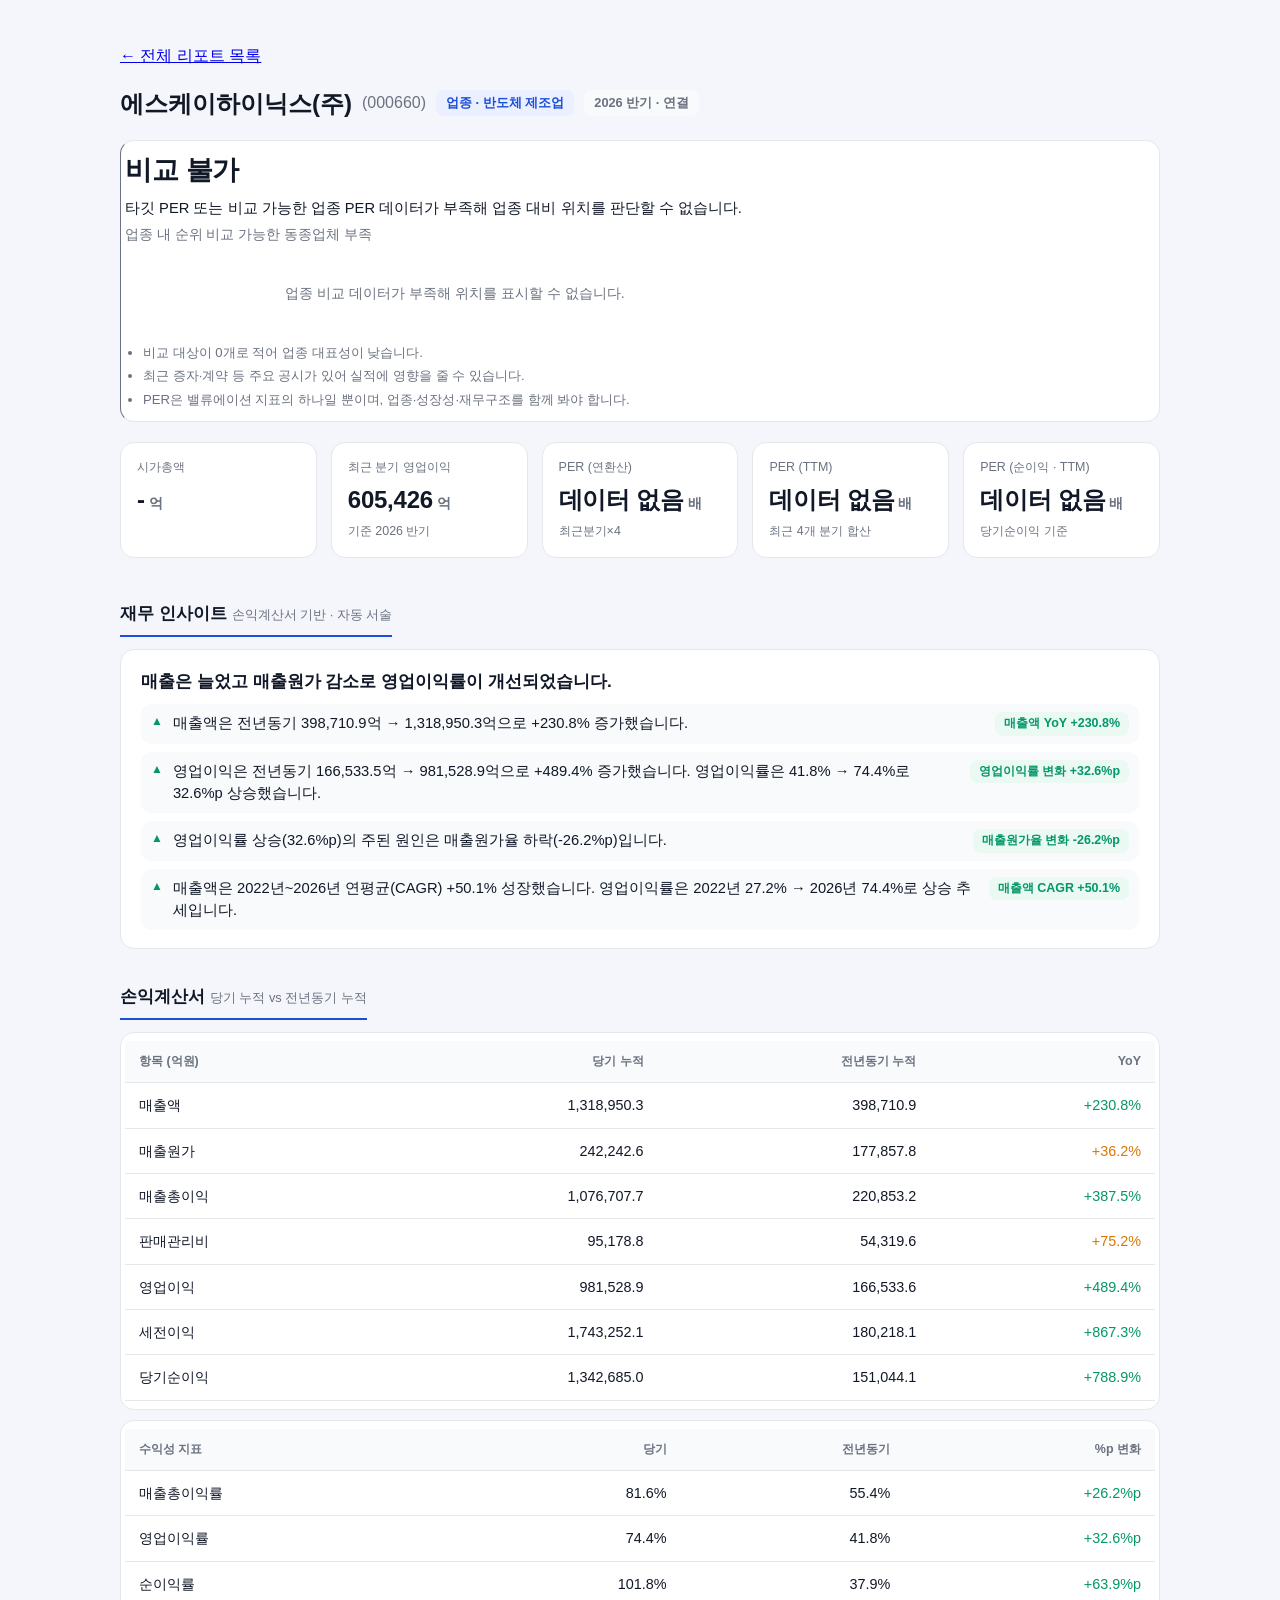
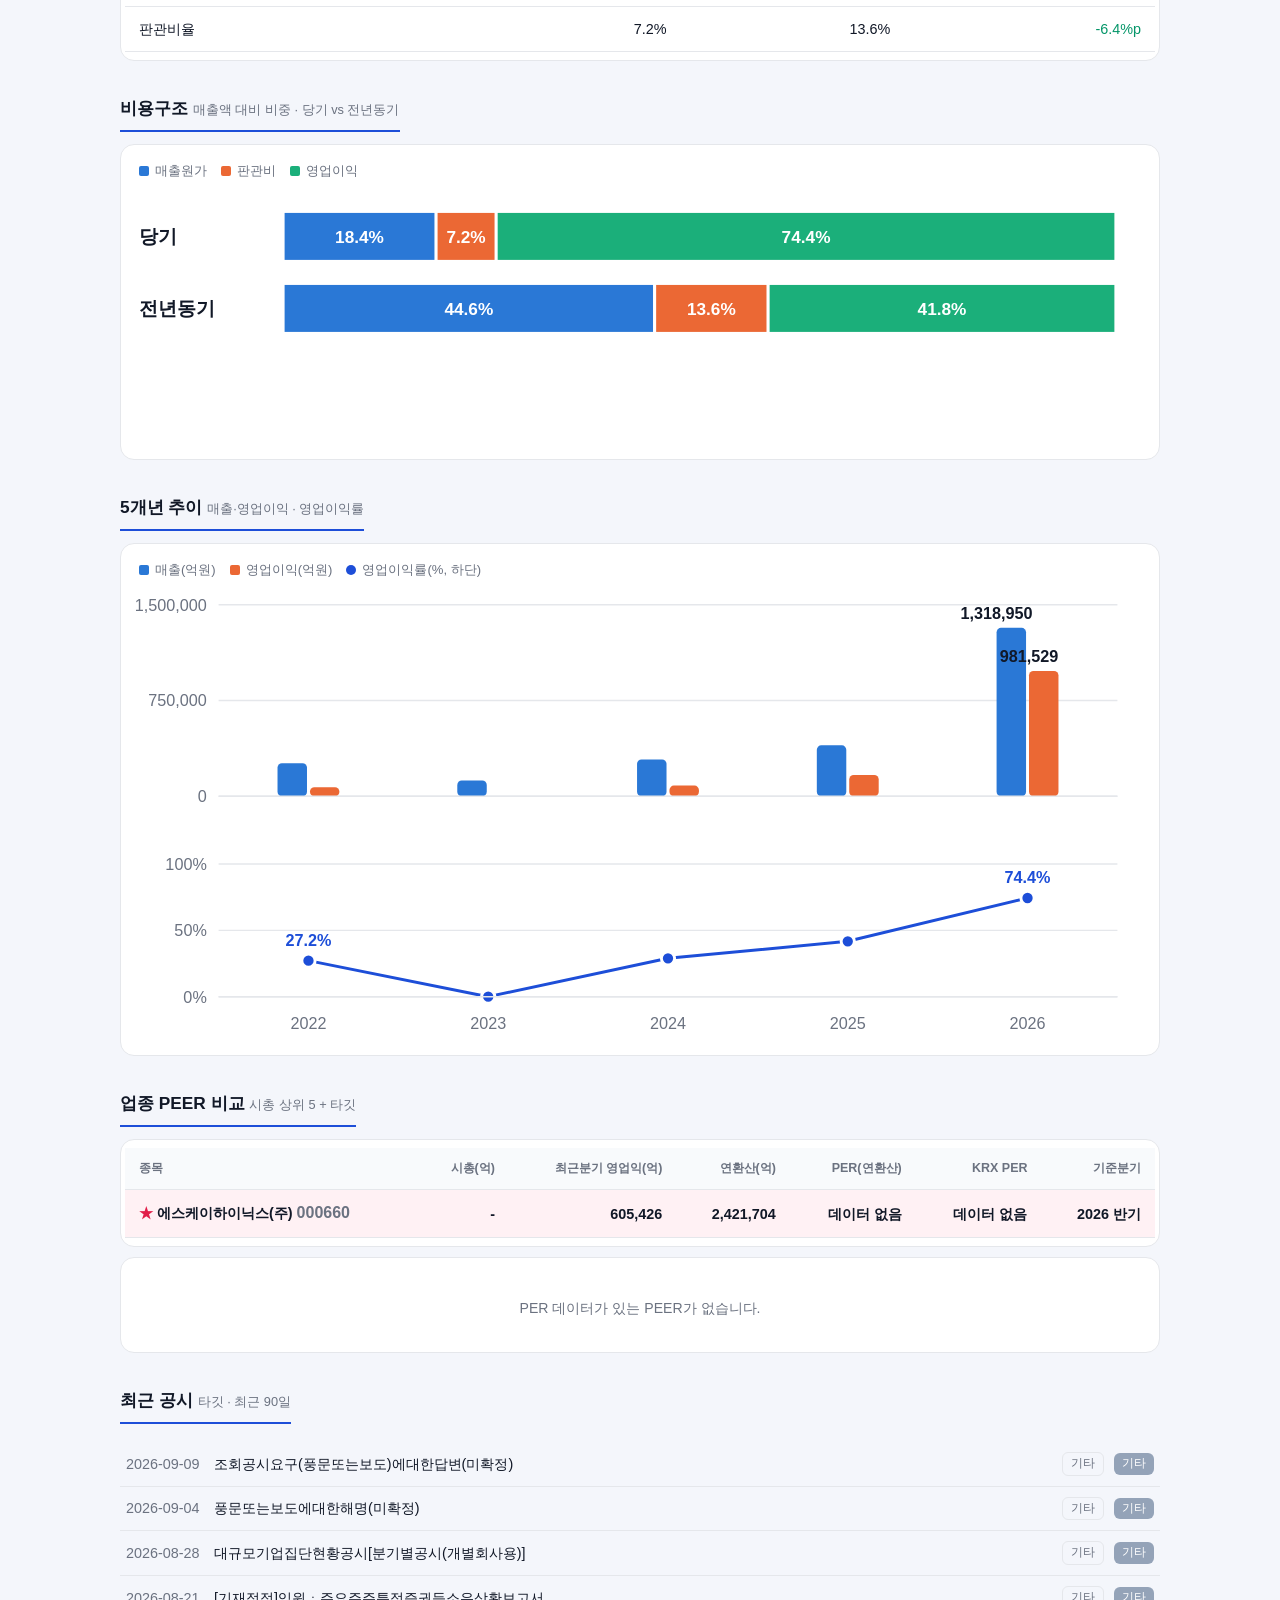
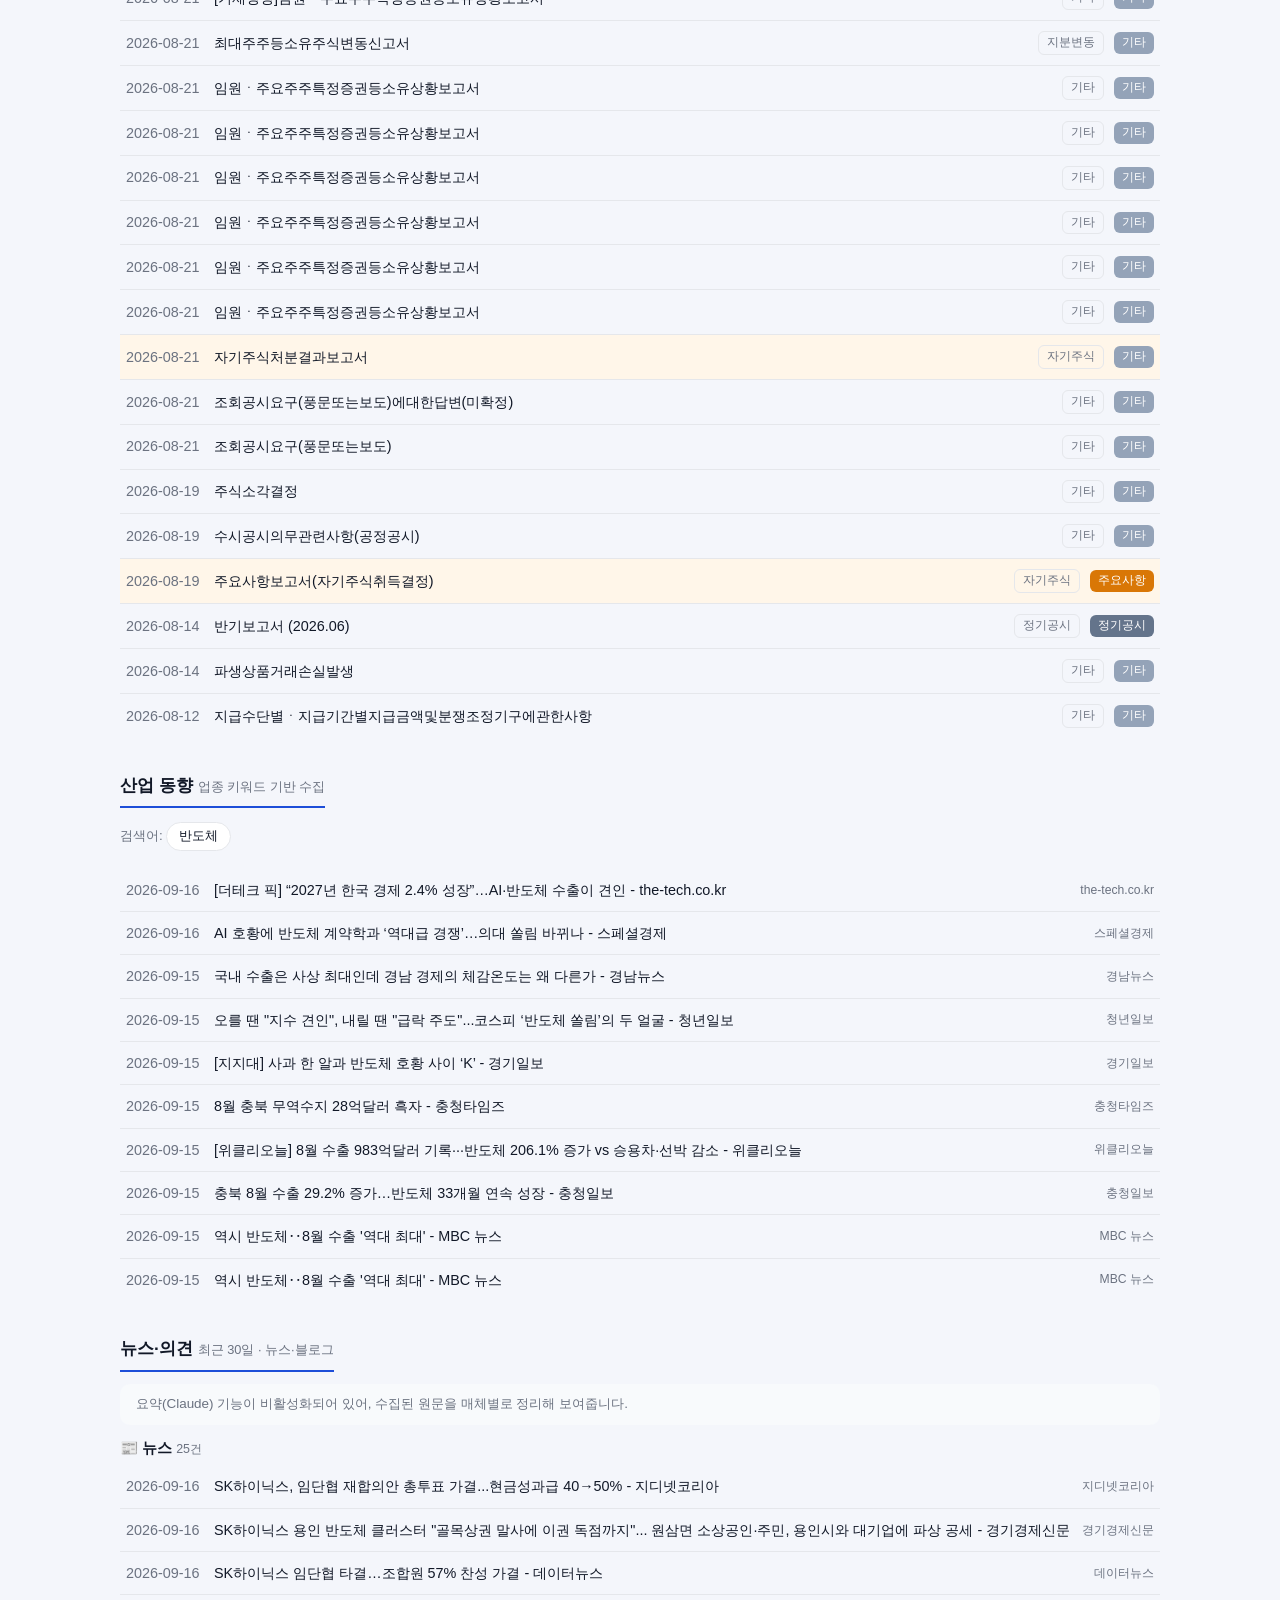
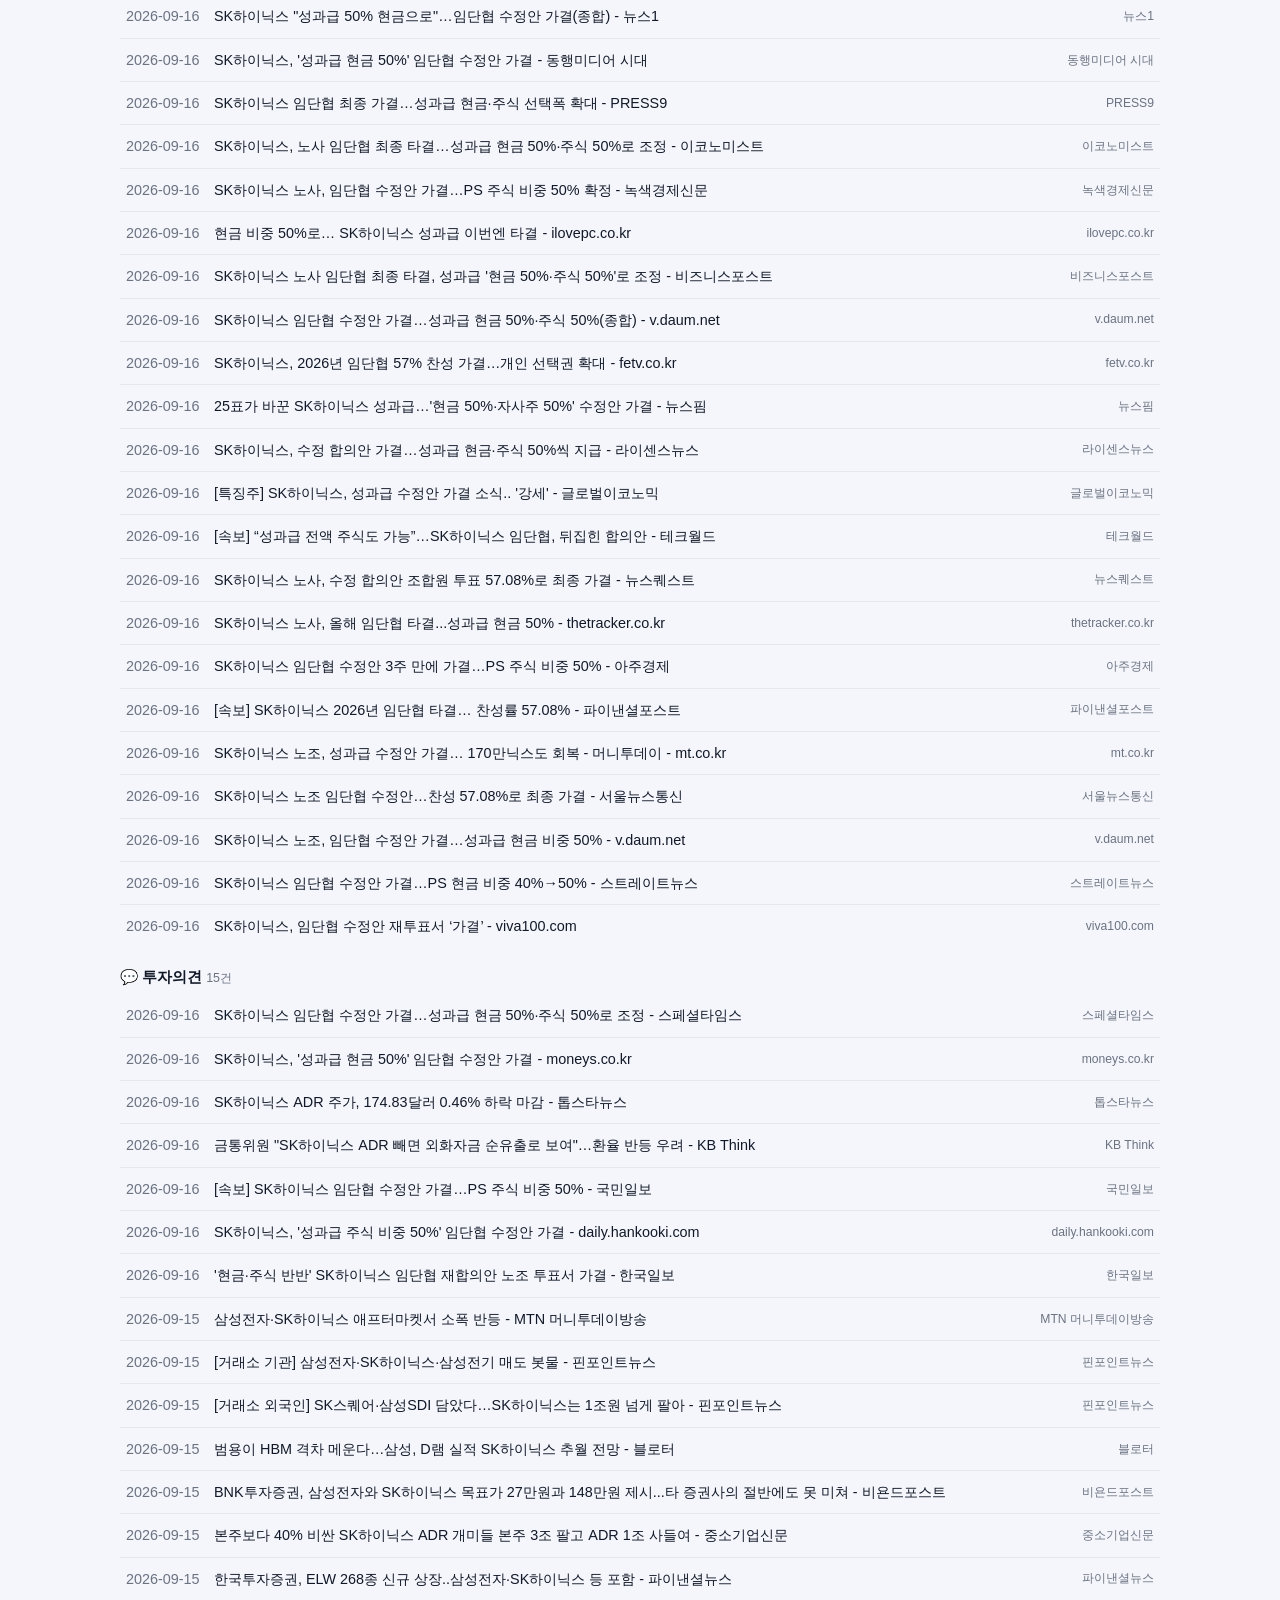
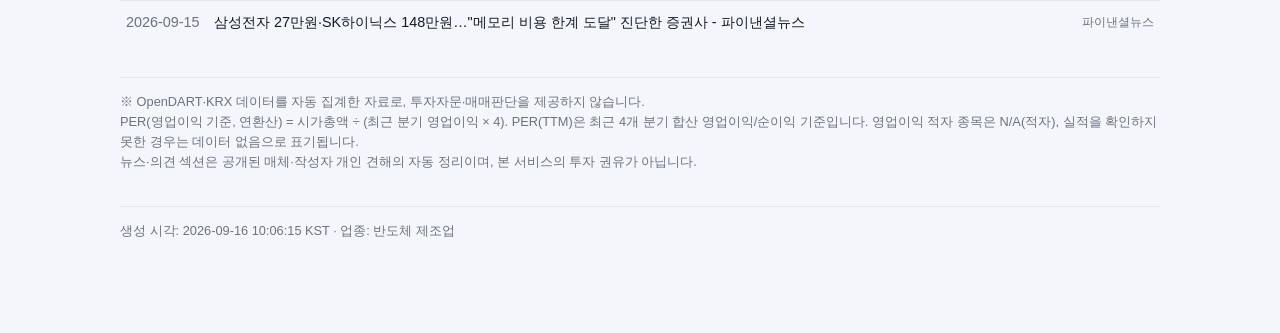
<file: 에스케이하이닉스(주).html>
<!doctype html>
<html lang="ko">
<head>
<meta charset="utf-8">
<meta name="viewport" content="width=device-width, initial-scale=1">
<title>에스케이하이닉스(주)(000660) PER·PEER 분석 리포트 · 2026-09-16 10:06:15</title>
<style>
:root{
  --bg:#f4f6fb; --panel:#ffffff; --fg:#111827; --muted:#6b7280; --line:#e5e7eb;
  --brand:#1d4ed8; --brand-soft:#eaf0ff; --target:#e11d48; --target-soft:#fff1f4;
  --good:#059669; --warn:#d97706; --head:#f8fafc; --chip:#5b8cff;
  --good-soft:#eafaf3; --warn-soft:#fff6e9;
  --series-1:#2a78d6; --series-2:#eb6834; --series-3:#1baf7a;
  --shadow:0 1px 3px rgba(16,24,40,.06),0 8px 24px rgba(16,24,40,.06);
}
@media (prefers-color-scheme:dark){
  :root{--bg:#0d1017;--panel:#151a22;--fg:#e6e9ef;--muted:#9aa3b2;--line:#252b36;
    --brand:#5b8cff;--brand-soft:#1a2440;--target:#fb7185;--target-soft:#2a1720;
    --good:#34d399;--warn:#fbbf24;--head:#1b212b;--chip:#3b6ae0;
    --good-soft:#122a20;--warn-soft:#332209;
    --series-1:#3987e5;--series-2:#d95926;--series-3:#199e70;
    --shadow:0 1px 3px rgba(0,0,0,.4),0 8px 24px rgba(0,0,0,.35);}
}
*{box-sizing:border-box}
body{margin:0;background:var(--bg);color:var(--fg);
  font-family:-apple-system,BlinkMacSystemFont,"Apple SD Gothic Neo","Segoe UI",Roboto,sans-serif;line-height:1.55}
.page{max-width:1080px;margin:0 auto;padding:28px 20px 80px}
.hidden{display:none !important}

/* 검색 */
.brand-row{display:flex;align-items:baseline;gap:10px}
h1{font-size:1.55rem;margin:0}
.sub{color:var(--muted);font-size:.9rem;margin:6px 0 22px}
.searchbar{display:flex;gap:10px;max-width:620px}
.searchbar input{flex:1;padding:13px 16px;border:1.5px solid var(--line);border-radius:12px;
  font-size:1rem;background:var(--panel);color:var(--fg)}
.searchbar input:focus{outline:none;border-color:var(--brand)}
.btn{padding:13px 22px;border:0;border-radius:12px;background:var(--brand);color:#fff;font-weight:700;font-size:1rem;cursor:pointer}
.btn:disabled{opacity:.6;cursor:default}
.examples{margin-top:14px;color:var(--muted);font-size:.85rem}
.tagpill{display:inline-block;border:1px solid var(--line);border-radius:999px;padding:3px 12px;margin:0 6px 6px 0;font-size:.82rem;cursor:pointer;background:var(--panel);color:var(--fg)}
.tagpill:hover{border-color:var(--brand);color:var(--brand)}

.error{background:var(--target-soft);color:var(--target);border:1px solid var(--target);border-radius:12px;
  padding:12px 16px;margin:14px 0;font-size:.9rem;max-width:620px}

/* 진행 */
.prog-wrap{max-width:620px}
.bar{height:10px;background:var(--line);border-radius:8px;overflow:hidden}
.fill{height:100%;width:0%;background:linear-gradient(90deg,var(--brand),var(--chip));border-radius:8px;transition:width .3s}
.steps{list-style:none;padding:0;margin:20px 0 0;display:grid;gap:10px}
.steps li{display:flex;align-items:center;gap:11px;font-size:.92rem;color:var(--muted)}
.steps li .ic{width:22px;height:22px;border-radius:50%;display:grid;place-items:center;font-size:.72rem;flex:none;
  border:1.5px solid var(--line);background:var(--panel)}
.steps li.done{color:var(--fg)} .steps li.done .ic{background:var(--good);border-color:var(--good);color:#fff}
.steps li.now{color:var(--fg);font-weight:600} .steps li.now .ic{border-color:var(--brand);color:var(--brand)}
.spin{width:12px;height:12px;border:2px solid var(--brand);border-top-color:transparent;border-radius:50%;animation:spin .7s linear infinite}
@keyframes spin{to{transform:rotate(360deg)}}
.prog-caption{margin-top:16px;font-size:.86rem;color:var(--muted)}
.prog-caption b{color:var(--fg)}

/* 결과 */
.result-head{display:flex;align-items:center;gap:10px;flex-wrap:wrap}
.result-head h1{font-size:1.5rem;margin:0}
.code{color:var(--muted);font-size:1rem}
.sector-chip,.basis-chip{background:var(--brand-soft);color:var(--brand);border-radius:8px;padding:3px 10px;font-size:.8rem;font-weight:600}
.basis-chip{background:var(--head);color:var(--muted)}

/* 밸류에이션 카드(hero) */
.hero-card{margin-top:18px;padding:22px 24px;border-left:5px solid var(--line)}
.hero-card.tone-good{background:var(--good-soft);border-left-color:var(--good)}
.hero-card.tone-warn{background:var(--warn-soft);border-left-color:var(--warn)}
.hero-card.tone-neutral{border-left-color:var(--muted)}
.hero-top{display:flex;align-items:baseline;gap:14px;flex-wrap:wrap}
.hero-label{font-size:1.7rem;font-weight:800;letter-spacing:-.01em}
.hero-label.tone-good{color:var(--good)} .hero-label.tone-warn{color:var(--warn)} .hero-label.tone-neutral{color:var(--fg)}
.hero-discount{font-size:.95rem;color:var(--fg)}
.hero-discount b{font-variant-numeric:tabular-nums}
.hero-note{margin-top:6px;font-size:.92rem;color:var(--fg)}
.hero-rank{margin-top:4px;font-size:.85rem;color:var(--muted)}
.val-rank-n{font-weight:800;color:var(--fg);font-size:1rem}
.gauge-wrap{margin-top:14px;max-width:660px}
.gauge-svg{display:block;overflow:visible}
.gauge-lab{font-size:11px;fill:var(--fg)}
.gauge-lab.muted{fill:var(--muted)}
.gauge-lab.gauge-target{font-weight:700}
.hero-caveats{margin:14px 0 0;padding-left:18px;font-size:.82rem;color:var(--muted)}
.hero-caveats li{margin:3px 0}

/* KPI 행 */
.kpi-row{display:grid;grid-template-columns:repeat(5,1fr);gap:14px;margin:20px 0 8px}
.kpi{background:var(--panel);border:1px solid var(--line);border-radius:14px;padding:15px 16px}
.kpi .lab{font-size:.78rem;color:var(--muted)}
.kpi .val{font-size:1.5rem;font-weight:800;margin-top:4px;letter-spacing:-.01em}
.kpi .val small{font-size:.9rem;font-weight:600;color:var(--muted)}
.kpi.kpi-warn{background:var(--warn-soft);border-color:var(--warn)}
.kpi .note{font-size:.78rem;margin-top:4px}
.note.good{color:var(--good)} .note.warn{color:var(--warn)} .note.muted{color:var(--muted)}

h2{font-size:1.08rem;margin:34px 0 12px;padding-bottom:8px;border-bottom:2px solid var(--brand);display:inline-block}
h2 .hint{font-size:.8rem;color:var(--muted);font-weight:500}
.card{background:var(--panel);border:1px solid var(--line);border-radius:14px;padding:8px 4px}
.chart-card{padding:16px 18px 8px}
.chart-empty{padding:24px 8px;text-align:center;color:var(--muted);font-size:.88rem}

.table-scroll{overflow-x:auto}
table{width:100%;border-collapse:collapse;font-size:.9rem}
th,td{padding:11px 14px;border-bottom:1px solid var(--line);white-space:nowrap;text-align:left}
th{background:var(--head);color:var(--muted);font-size:.78rem;font-weight:600}
td.num,th.num{text-align:right;font-variant-numeric:tabular-nums}
tr.target td{background:var(--target-soft);font-weight:700}
tr.target td:first-child::before{content:"★ ";color:var(--target)}
.badge-under{color:var(--good);font-weight:700}
.badge-over{color:var(--warn);font-weight:700}

.disc{list-style:none;padding:0;margin:6px 0 0}
.disc li{display:flex;align-items:center;gap:10px;padding:10px 6px;border-bottom:1px solid var(--line);font-size:.9rem}
.disc li:last-child{border-bottom:0}
.disc li.high{background:var(--warn-soft)}
.disc .d{color:var(--muted);font-variant-numeric:tabular-nums;width:78px;flex:none}
.disc .t{flex:1}
.disc .t a{color:inherit;text-decoration:none}
.disc .t a:hover{color:var(--brand);text-decoration:underline}
.disc .type{font-size:.72rem;color:#fff;border-radius:6px;padding:2px 8px;flex:none}
.type.reg{background:#64748b}.type.major{background:#d97706}.type.issue{background:#7c3aed}.type.etc{background:#94a3b8}
.cat-tag{font-size:.72rem;color:var(--muted);border:1px solid var(--line);border-radius:6px;padding:2px 8px;flex:none}
.src-tag{font-size:.76rem;color:var(--muted);flex:none}

/* 재무 인사이트 */
.fin-card{padding:18px 20px}
.fin-headline{font-size:1.08rem;font-weight:700;margin-bottom:10px}
.fin-list{list-style:none;margin:0;padding:0;display:grid;gap:8px}
.fin-item{display:flex;align-items:flex-start;gap:10px;font-size:.92rem;padding:8px 10px;border-radius:10px;background:var(--head)}
.fin-ic{flex:none;font-size:.75rem;line-height:1.5}
.fin-ic.tone-good{color:var(--good)} .fin-ic.tone-warn{color:var(--warn)} .fin-ic.tone-neutral{color:var(--muted)}
.fin-text{flex:1}
.fin-metric{flex:none;font-size:.78rem;font-weight:700;font-variant-numeric:tabular-nums;border-radius:8px;padding:2px 9px;white-space:nowrap}
.fin-metric.tone-good{color:var(--good);background:var(--good-soft)}
.fin-metric.tone-warn{color:var(--warn);background:var(--warn-soft)}
.fin-metric.tone-neutral{color:var(--muted);background:var(--head)}
.fin-empty{padding:14px 16px;color:var(--muted);font-size:.88rem}

/* 손익계산서 */
.stmt-table td.num.pos{color:var(--good)}
.stmt-table td.num.neg{color:var(--warn)}

/* 차트 범례/공용 SVG 텍스트 */
.legend-row{display:flex;flex-wrap:wrap;gap:14px;margin:0 0 10px;font-size:.82rem;color:var(--muted)}
.legend-item{display:inline-flex;align-items:center;gap:6px}
.legend-dot{width:10px;height:10px;border-radius:2px;display:inline-block}
.cost-svg,.trend-svg,.peer-svg{display:block;overflow:visible}
.stack-row-label{font-size:12px;fill:var(--fg);font-weight:600}
.seg-label{font-size:11px;font-weight:700}
.grid-line{stroke:var(--line);stroke-width:1}
.axis-line{stroke:var(--line);stroke-width:1}
.axis-lab{font-size:11px;fill:var(--muted)}
.bar-end-lab{font-size:11px;fill:var(--fg);font-weight:700;font-variant-numeric:tabular-nums}
.line-end-lab{font-size:11px;fill:var(--brand);font-weight:700;font-variant-numeric:tabular-nums}
.peer-name{font-size:.86rem;fill:var(--muted)}
.peer-name.target{fill:var(--target);font-weight:700}
.peer-val{font-size:.86rem;font-weight:700;fill:var(--fg);font-variant-numeric:tabular-nums}
.peer-val.muted{font-weight:400;fill:var(--muted)}
.median-line{stroke:var(--muted);stroke-width:2;stroke-dasharray:4 3}

/* 산업 동향 */
.terms-row{font-size:.84rem;color:var(--muted);margin:2px 0 12px}
.tagpill.static{cursor:default}
.tagpill.static:hover{border-color:var(--line);color:var(--fg)}
.industry-summary{padding:14px 16px;margin-bottom:10px;font-size:.9rem}
.industry-summary ul{margin:8px 0 0;padding-left:18px}
.industry-list{margin-top:2px}

/* 투자포인트·리스크 */
.ins-grid{display:grid;grid-template-columns:1fr 1fr;gap:16px}
.ins-card{padding:16px 18px;border-left:4px solid var(--line)}
.ins-card.ins-good{border-left-color:var(--good)}
.ins-card.ins-warn{border-left-color:var(--warn)}
.ins-card.ins-neutral{border-left-color:var(--muted)}
.ins-card ul{margin:0;padding-left:18px;font-size:.9rem}
.ins-card li{margin:4px 0}
.ins-title{font-weight:700;margin-bottom:8px}
.ins-title.tone-good{color:var(--good)}
.ins-title.tone-warn{color:var(--warn)}
.ins-title.tone-neutral{color:var(--fg)}
.src-ref{color:var(--brand);font-size:.78em}
.src-list{margin-top:12px;padding:12px 16px;font-size:.82rem;color:var(--muted)}
.src-list a{color:var(--brand);word-break:break-all}
.ins-empty{padding:14px 16px;color:var(--muted);font-size:.88rem}
.ins-banner{padding:10px 16px;margin-bottom:12px;border-radius:10px;background:var(--head);color:var(--muted);font-size:.84rem}
.src-group{margin-bottom:18px}
.src-group:last-child{margin-bottom:0}
.src-group-title{font-weight:700;font-size:.92rem;margin:0 0 4px}
.src-group-title .hint{font-weight:500;color:var(--muted);font-size:.78rem}

@media (max-width:720px){
  .ins-grid{grid-template-columns:1fr}
}

.disclaimer{margin-top:34px;padding-top:14px;border-top:1px solid var(--line);color:var(--muted);font-size:.8rem}

@media (max-width:720px){
  .kpi-row{grid-template-columns:repeat(2,1fr)}
  .hero-card{padding:18px 16px}
  .hero-label{font-size:1.4rem}
  .page{padding:20px 14px 60px}
}

</style>
</head>
<body>
<div class="page">
  <p><a href="index.html">&larr; 전체 리포트 목록</a></p>
  <section id="view-result" class="view">
    <div id="result"></div>
  </section>
  <p class="disclaimer">생성 시각: 2026-09-16 10:06:15 KST · 업종: 반도체 제조업</p>
</div>
<script>
// 결과(res) 렌더링 — 라이브 앱(web/app.js)과 정적 리포트(scripts/build_site.py가 생성하는
// HTML)가 함께 사용하는 순수 렌더 로직. DOM에 값을 "그려 넣는" 것 외의 상태(폴링, 진행바 등)는
// 다루지 않는다. 라이브 SPA 전용 동작(검색 화면으로 복귀)은 #view-search 존재 여부로
// 감지해서만 덧붙인다 — 정적 리포트에는 그 화면 자체가 없기 때문이다.
//
// 차트는 전부 인라인 SVG로 이 파일 안에서 생성한다(외부 라이브러리/CDN 없음 — 정적
// Pages 빌드가 자기완결형을 유지해야 한다). 색상은 CSS 커스텀 프로퍼티(--fg, --muted,
// --brand, --target, --good, --warn, --panel, --line, --series-1/2/3)를 통해 라이트/다크
// 테마를 함께 지원한다.
const $ = (s) => document.querySelector(s);

const REPRT_LABEL = { Q1: "1분기", HALF: "반기", Q3: "3분기", ANNUAL: "4분기" };
const FS_DIV_LABEL = { CFS: "연결", OFS: "별도" };

const fmt = (v, dp = 1) => (typeof v === "number" && !Number.isNaN(v)
  ? v.toLocaleString("ko-KR", { minimumFractionDigits: dp, maximumFractionDigits: dp })
  : "-");

const fmtSigned = (v, dp = 1) => (typeof v === "number" && !Number.isNaN(v)
  ? (v > 0 ? "+" : "") + fmt(v, dp)
  : "-");

function fmtMetric(m) {
  if (!m || typeof m.value !== "number" || Number.isNaN(m.value)) return "-";
  return fmtSigned(m.value, 1) + (m.unit || "");
}

// PER(영업이익 기준) 셀: 결측 사유(per_status)에 따라 "적자"와 "데이터 없음"을 구분해서
// 표기한다. per_status가 없는 값(적자 여부를 판단할 근거가 없는 경우)은 항상 "데이터 없음".
function perCell(v, status) {
  if (typeof v === "number" && !Number.isNaN(v)) return fmt(v, 1);
  return status === "loss" ? "N/A(적자)" : "데이터 없음";
}

// KRX PER 컬럼은 영업이익 데이터를 근거로 하지 않으므로(단순 시세 교차검증용) "적자"라고
// 단정할 근거가 없다 — 값이 없으면 항상 "데이터 없음"으로만 표기한다.
function krxPerCell(v) {
  return (typeof v === "number" && !Number.isNaN(v)) ? fmt(v, 1) : "데이터 없음";
}

function basisLabel(row) {
  if (!row || !row.year || !row.reprt_key) return "-";
  const q = REPRT_LABEL[row.reprt_key] || row.reprt_key;
  const suffix = row.fs_div === "OFS" ? "(별도)" : "";
  return row.year + " " + q + suffix;
}

function periodLabel(row) {
  if (!row || !row.year || !row.reprt_key) return "-";
  const q = REPRT_LABEL[row.reprt_key] || row.reprt_key;
  const fs = FS_DIV_LABEL[row.fs_div] || "연결";
  return row.year + " " + q + " · " + fs;
}

function perBadgeClass(v, median, insufficientPeers) {
  if (insufficientPeers) return "";
  if (typeof v !== "number" || typeof median !== "number") return "";
  if (v < median) return "badge-under";
  if (v > median * 1.3) return "badge-over";
  return "";
}

function fmtDate(d) {
  if (typeof d === "string" && d.length === 8 && /^\d{8}$/.test(d)) {
    return d.slice(0, 4) + "-" + d.slice(4, 6) + "-" + d.slice(6, 8);
  }
  return d || "-";
}

function escapeHtml(s) {
  return String(s == null ? "" : s)
    .replace(/&/g, "&amp;").replace(/</g, "&lt;").replace(/>/g, "&gt;")
    .replace(/"/g, "&quot;").replace(/'/g, "&#39;");
}

// 밸류에이션 level -> 색상 토큰/텍스트 클래스. deep_discount/discount(저평가)는 긍정,
// inline(업종 평균)은 중립, premium/high_premium(고평가)은 경계. "unavailable"은 중립 처리.
const LEVEL_TONE = {
  deep_discount: "good", discount: "good",
  inline: "neutral",
  premium: "warn", high_premium: "warn",
  unavailable: "neutral",
};

function levelTone(level) {
  return LEVEL_TONE[level] || "neutral";
}

// ---------------------------------------------------------------------------
// 공용 SVG 헬퍼
// ---------------------------------------------------------------------------

function chartEmpty(label) {
  return '<div class="chart-empty">' + escapeHtml(label || "데이터 없음") + "</div>";
}

function niceMax(v) {
  if (!(v > 0)) return 1;
  const mag = Math.pow(10, Math.floor(Math.log10(v)));
  const steps = [1, 1.2, 1.5, 2, 2.5, 3, 4, 5, 6, 8, 10];
  for (const s of steps) {
    if (v <= s * mag) return s * mag;
  }
  return 10 * mag;
}

// ---------------------------------------------------------------------------
// 1) 헤더
// ---------------------------------------------------------------------------

function renderHeader(t, overview) {
  const sector = overview && (overview.sector || overview.industry);
  const sectorChip = sector
    ? '<span class="sector-chip">업종 · ' + escapeHtml(sector) + "</span>" : "";
  return (
    '<div class="result-head">' +
      "<h1>" + escapeHtml(t.name) + '</h1><span class="code">(' + escapeHtml(t.stock_code || "") + ")</span>" +
      sectorChip +
      '<span class="basis-chip">' + escapeHtml(periodLabel(t)) + "</span>" +
    "</div>"
  );
}

// ---------------------------------------------------------------------------
// 2) 밸류에이션 카드(hero) + 위치 게이지
// ---------------------------------------------------------------------------

function svgGauge(min, max, median, target, tone) {
  const vals = [min, max, median, target];
  if (vals.some((v) => typeof v !== "number" || Number.isNaN(v)) || !(max > min)) {
    return chartEmpty("업종 비교 데이터가 부족해 위치를 표시할 수 없습니다.");
  }
  const W = 640, H = 96, padL = 46, padR = 46, trackY = 44, trackH = 10;
  const innerW = W - padL - padR;
  const clamp = (v) => Math.min(Math.max(v, min), max);
  const x = (v) => padL + ((clamp(v) - min) / (max - min)) * innerW;
  const dotColor = "var(--" + tone + ")";
  const tx = x(target), mx = x(median);
  // 라벨 겹침 방지: 타깃/중앙값 라벨이 너무 가까우면 세로로 살짝 어긋나게 배치.
  const closeLabels = Math.abs(tx - mx) < 70;
  return (
    '<svg class="gauge-svg" viewBox="0 0 ' + W + " " + H + '" width="100%" role="img" preserveAspectRatio="xMidYMid meet">' +
      "<title>업종 PEER PER 범위(최소~최대) 대비 타깃 위치</title>" +
      '<rect x="' + padL + '" y="' + trackY + '" width="' + innerW + '" height="' + trackH +
        '" rx="5" fill="var(--line)"></rect>' +
      '<line x1="' + mx + '" y1="' + (trackY - 9) + '" x2="' + mx + '" y2="' + (trackY + trackH + 9) +
        '" stroke="var(--muted)" stroke-width="2"></line>' +
      '<text x="' + mx + '" y="' + (trackY - 14) + '" text-anchor="middle" class="gauge-lab muted">중앙값 ' +
        fmt(median) + "배</text>" +
      '<circle cx="' + tx + '" cy="' + (trackY + trackH / 2) + '" r="8" fill="' + dotColor +
        '" stroke="var(--panel)" stroke-width="2"></circle>' +
      '<text x="' + tx + '" y="' + (trackY + trackH + (closeLabels ? 34 : 24)) +
        '" text-anchor="middle" class="gauge-lab gauge-target" fill="' + dotColor + '">타깃 ' + fmt(target) + "배</text>" +
      '<text x="' + padL + '" y="' + (trackY + trackH + 24) + '" text-anchor="start" class="gauge-lab muted">최소 ' +
        fmt(min) + "배</text>" +
      '<text x="' + (W - padR) + '" y="' + (trackY + trackH + 24) + '" text-anchor="end" class="gauge-lab muted">최대 ' +
        fmt(max) + "배</text>" +
    "</svg>"
  );
}

function renderValuationCard(valuation, stats, targetPer) {
  if (!valuation) return "";
  const tone = levelTone(valuation.level);
  const rankLine = (valuation.rank && valuation.total)
    ? ('<span class="val-rank-n">' + valuation.rank + "</span> / " + valuation.total + " (PER 낮을수록 상위)")
    : "비교 가능한 동종업체 부족";
  const discountLine = (typeof valuation.discount_pct === "number")
    ? ('업종 중앙값 대비 <b>' + fmtSigned(valuation.discount_pct, 1) + "%</b>")
    : "";
  const gauge = svgGauge(stats && stats.min, stats && stats.max, valuation.median, targetPer, tone);
  const caveats = (valuation.caveats || []).map((c) =>
    "<li>" + escapeHtml(c) + "</li>").join("");
  return (
    '<div class="card hero-card tone-' + tone + '">' +
      '<div class="hero-top">' +
        '<div class="hero-label tone-' + tone + '">' + escapeHtml(valuation.label || "-") + "</div>" +
        (discountLine ? '<div class="hero-discount">' + discountLine + "</div>" : "") +
      "</div>" +
      '<div class="hero-note">' + escapeHtml(valuation.note || "") + "</div>" +
      '<div class="hero-rank">업종 내 순위 ' + rankLine + "</div>" +
      '<div class="gauge-wrap">' + gauge + "</div>" +
      (caveats ? '<ul class="hero-caveats">' + caveats + "</ul>" : "") +
    "</div>"
  );
}

// ---------------------------------------------------------------------------
// 3) KPI 행
// ---------------------------------------------------------------------------

function kpiTile(label, valueHtml, note, extraClass) {
  return (
    '<div class="kpi' + (extraClass ? " " + extraClass : "") + '">' +
      '<div class="lab">' + escapeHtml(label) + "</div>" +
      '<div class="val">' + valueHtml + "</div>" +
      (note ? '<div class="note muted">' + note + "</div>" : "") +
    "</div>"
  );
}

function renderKpiRow(t) {
  const ttmNote = t.ttm_complete ? "" : "최근 4개 분기 미확보 · 연환산 추정";
  const tiles = [
    kpiTile("시가총액", fmt(t.market_cap, 0) + '<small> 억</small>'),
    kpiTile("최근 분기 영업이익", fmt(t.op_3m, 0) + '<small> 억</small>', "기준 " + escapeHtml(basisLabel(t))),
    kpiTile("PER (연환산)", perCell(t.per_op_fwd != null ? t.per_op_fwd : t.per_op, t.per_status) + '<small> 배</small>',
      "최근분기×4"),
    kpiTile("PER (TTM)", perCell(t.per_op_ttm, t.per_status) + '<small> 배</small>',
      ttmNote || "최근 4개 분기 합산", ttmNote ? "kpi-warn" : ""),
    kpiTile("PER (순이익 · TTM)", perCell(t.per_net_ttm, t.per_status) + '<small> 배</small>',
      ttmNote || "당기순이익 기준", ttmNote ? "kpi-warn" : ""),
  ].join("");
  return '<div class="kpi-row">' + tiles + "</div>";
}

// ---------------------------------------------------------------------------
// 4) 재무 인사이트
// ---------------------------------------------------------------------------

const SEVERITY_ICON = { positive: "▲", negative: "▼", neutral: "●" };
const SEVERITY_TONE = { positive: "good", negative: "warn", neutral: "neutral" };

function renderFinancialInsight(fi) {
  if (!fi || (!fi.headline && !(fi.findings || []).length)) {
    return '<div class="card fin-empty">재무 인사이트를 계산할 재무제표 데이터가 부족합니다.</div>';
  }
  const items = (fi.findings || []).map((f) => {
    const tone = SEVERITY_TONE[f.severity] || "neutral";
    const icon = SEVERITY_ICON[f.severity] || "●";
    const metric = f.metric
      ? '<span class="fin-metric tone-' + tone + '">' + escapeHtml(f.metric.label) + " " +
        escapeHtml(fmtMetric(f.metric)) + "</span>"
      : "";
    return (
      '<li class="fin-item tone-' + tone + '">' +
        '<span class="fin-ic tone-' + tone + '">' + icon + "</span>" +
        '<span class="fin-text">' + escapeHtml(f.text) + "</span>" +
        metric +
      "</li>"
    );
  }).join("");
  return (
    '<div class="card fin-card">' +
      (fi.headline ? '<div class="fin-headline">' + escapeHtml(fi.headline) + "</div>" : "") +
      '<ul class="fin-list">' + (items || "<li>해당 없음</li>") + "</ul>" +
    "</div>"
  );
}

// ---------------------------------------------------------------------------
// 5) 손익계산서 + 마진 + 비용구조 차트
// ---------------------------------------------------------------------------

const IS_ROWS = ["매출액", "매출원가", "매출총이익", "판매관리비", "영업이익", "세전이익", "당기순이익"];
// 비용 성격 항목(매출원가/판매관리비)은 증가가 불리한 신호이므로 색상 방향을 반전한다 —
// 그 외(매출액/이익 계열)는 증가가 유리한 신호이므로 그대로 둔다.
const IS_COST_ROWS = { 매출원가: true, 판매관리비: true };

function yoy(cur, prev) {
  if (typeof cur !== "number" || typeof prev !== "number" || prev === 0) return null;
  return (cur - prev) / Math.abs(prev) * 100;
}

function renderIncomeStatement(incomeStatement, margins) {
  if (!incomeStatement) {
    return '<div class="card fin-empty">손익계산서 데이터가 없습니다.</div>';
  }
  const rows = IS_ROWS.map((label) => {
    const row = incomeStatement[label] || {};
    const cur = row.cur_cum, prev = row.prev_cum;
    const chg = yoy(cur, prev);
    const favorable = IS_COST_ROWS[label] ? (typeof chg === "number" ? -chg : null) : chg;
    const chgCls = typeof favorable === "number" ? (favorable > 0 ? "pos" : favorable < 0 ? "neg" : "") : "";
    return (
      "<tr><td>" + escapeHtml(label) + '</td><td class="num">' + fmt(cur, 1) +
      '</td><td class="num">' + fmt(prev, 1) + '</td><td class="num ' + chgCls + '">' +
      (typeof chg === "number" ? fmtSigned(chg, 1) + "%" : "-") + "</td></tr>"
    );
  }).join("");

  const stmtTable =
    '<div class="card table-scroll"><table class="stmt-table"><thead><tr>' +
      "<th>항목 (억원)</th><th class=\"num\">당기 누적</th><th class=\"num\">전년동기 누적</th><th class=\"num\">YoY</th>" +
    "</tr></thead><tbody>" + rows + "</tbody></table></div>";

  let marginTable = "";
  if (margins) {
    const mrows = [
      ["매출총이익률", margins.gross_margin, false],
      ["영업이익률", margins.op_margin, false],
      ["순이익률", margins.net_margin, false],
      ["판관비율", margins.sga_ratio, true], // 비용 비율 — 상승이 불리하므로 색상 반전
    ].map(([label, m, invert]) => {
      m = m || {};
      const favorable = typeof m.delta === "number" ? (invert ? -m.delta : m.delta) : null;
      const dCls = typeof favorable === "number" ? (favorable > 0 ? "pos" : favorable < 0 ? "neg" : "") : "";
      return (
        "<tr><td>" + label + '</td><td class="num">' + fmt(m.cur, 1) + "%</td><td class=\"num\">" +
        fmt(m.prev, 1) + '%</td><td class="num ' + dCls + '">' +
        (typeof m.delta === "number" ? fmtSigned(m.delta, 1) + "%p" : "-") + "</td></tr>"
      );
    }).join("");
    marginTable =
      '<div class="card table-scroll" style="margin-top:10px"><table class="stmt-table"><thead><tr>' +
        "<th>수익성 지표</th><th class=\"num\">당기</th><th class=\"num\">전년동기</th><th class=\"num\">%p 변화</th>" +
      "</tr></thead><tbody>" + mrows + "</tbody></table></div>";
  }

  return stmtTable + marginTable;
}

function costShare(margins) {
  if (!margins) return null;
  const gm = margins.gross_margin, om = margins.op_margin, sg = margins.sga_ratio;
  if (!gm || !om || !sg) return null;
  if ([gm.cur, gm.prev, om.cur, om.prev, sg.cur, sg.prev].some((v) => typeof v !== "number")) return null;
  return {
    cur: { cogs: 100 - gm.cur, sga: sg.cur, op: om.cur },
    prev: { cogs: 100 - gm.prev, sga: sg.prev, op: om.prev },
  };
}

function stackedSegment(xStart, width, height, y, fill, label, valueLabel, minLabelWidth) {
  const gap = width > 4 ? 1 : 0; // 2px 표면 갭(양쪽 1px씩)의 근사
  const w = Math.max(width - gap * 2, 0);
  const x = xStart + gap;
  const fits = w >= minLabelWidth;
  const textFill = "#fff";
  const text = fits
    ? '<text x="' + (x + w / 2) + '" y="' + (y + height / 2 + 4) +
      '" text-anchor="middle" class="seg-label" fill="' + textFill + '">' + escapeHtml(valueLabel) + "</text>"
    : "";
  return (
    '<rect x="' + x + '" y="' + y + '" width="' + w + '" height="' + height + '" fill="' + fill +
      '"><title>' + escapeHtml(label) + " " + escapeHtml(valueLabel) + "</title></rect>" + text
  );
}

function svgCostStructure(share) {
  if (!share) return chartEmpty("비용구조를 계산할 마진 데이터가 부족합니다.");
  const W = 640, barH = 30, rowGap = 46, padL = 92, padR = 16, top = 14;
  const innerW = W - padL - padR;
  const H = top + rowGap * 2 + barH + 30;
  const rows = [
    ["당기", share.cur],
    ["전년동기", share.prev],
  ];
  const segs = [
    { key: "cogs", label: "매출원가", color: "var(--series-1)" },
    { key: "sga", label: "판관비", color: "var(--series-2)" },
    { key: "op", label: "영업이익", color: "var(--series-3)" },
  ];
  let body = "";
  rows.forEach(([rowLabel, vals], i) => {
    const y = top + i * rowGap;
    body += '<text x="0" y="' + (y + barH / 2 + 4) + '" class="stack-row-label">' + escapeHtml(rowLabel) + "</text>";
    let cursor = padL;
    segs.forEach((s) => {
      const v = Math.max(vals[s.key] || 0, 0);
      const w = (v / 100) * innerW;
      body += stackedSegment(cursor, w, barH, y, s.color, s.label, fmt(v, 1) + "%", 34);
      cursor += w;
    });
  });
  const legend = segs.map((s) =>
    '<span class="legend-item"><span class="legend-dot" style="background:' + s.color + '"></span>' +
    escapeHtml(s.label) + "</span>").join("");
  return (
    '<div class="legend-row">' + legend + "</div>" +
    '<svg class="cost-svg" viewBox="0 0 ' + W + " " + H + '" width="100%" role="img">' +
      "<title>매출액 대비 비용구조(매출원가·판관비·영업이익 비중) — 당기 vs 전년동기</title>" +
      body +
    "</svg>"
  );
}

// ---------------------------------------------------------------------------
// 6) 5개년 추이(콤보: 매출·영업이익 막대 + 영업이익률 라인, 축 정렬된 2단 패널)
// ---------------------------------------------------------------------------

function svgTrendChart(trend) {
  const pts = (trend || []).filter((t) => t && typeof t.year === "number")
    .sort((a, b) => a.year - b.year);
  if (pts.length < 2) return chartEmpty("5개년 추이를 표시할 데이터가 부족합니다.");

  const W = 680;
  const padL = 54, padR = 16;
  const innerW = W - padL - padR;
  const n = pts.length;
  const slot = innerW / n;
  const barW = Math.min(20, slot * 0.32);

  // 상단 패널: 매출/영업이익 그룹 막대 (동일 단위 '억원' 공유 스케일)
  const topH = 130, topPadTop = 10, topBase = topPadTop + topH;
  const revMax = Math.max.apply(null, pts.map((p) => p.revenue || 0));
  const opMax = Math.max.apply(null, pts.map((p) => p.operating_income || 0));
  const sharedMax = niceMax(Math.max(revMax, opMax, 1));

  // 하단 패널: 영업이익률(%) 라인
  const botTop = topBase + 46, botH = 90, botBase = botTop + botH;
  const marginVals = pts.map((p) => (typeof p.op_margin === "number" ? p.op_margin : null));
  const marginKnown = marginVals.filter((v) => v !== null);
  const marginMax = niceMax(Math.max.apply(null, marginKnown.concat([1])) * 1.15);

  const H = botBase + 34;

  const xCenter = (i) => padL + slot * i + slot / 2;
  const yTop = (v) => topBase - (Math.max(v, 0) / sharedMax) * topH;
  const yBot = (v) => botBase - (Math.max(v, 0) / marginMax) * botH;

  // 상단 그리드(0, sharedMax) — hairline
  let gridTop = "";
  [0, 0.5, 1].forEach((f) => {
    const gy = topBase - f * topH;
    gridTop += '<line x1="' + padL + '" y1="' + gy + '" x2="' + (W - padR) + '" y2="' + gy +
      '" class="grid-line"></line>';
    gridTop += '<text x="' + (padL - 8) + '" y="' + (gy + 4) + '" text-anchor="end" class="axis-lab">' +
      fmt(sharedMax * f, 0) + "</text>";
  });

  let bars = "";
  pts.forEach((p, i) => {
    const cx = xCenter(i);
    const revV = p.revenue || 0, opV = p.operating_income || 0;
    const rx = cx - barW - 1, ox = cx + 1;
    const ry = yTop(revV), oy = yTop(opV);
    bars +=
      '<rect x="' + rx + '" y="' + ry + '" width="' + barW + '" height="' + (topBase - ry) +
        '" rx="3" fill="var(--series-1)"><title>매출 ' + p.year + "년 " + fmt(revV, 1) + "억</title></rect>" +
      '<rect x="' + ox + '" y="' + oy + '" width="' + barW + '" height="' + (topBase - oy) +
        '" rx="3" fill="var(--series-2)"><title>영업이익 ' + p.year + "년 " + fmt(opV, 1) + "억</title></rect>";
    // 마지막 해만 값 직접 라벨(끝점 강조) — 나머지는 툴팁/범례로.
    if (i === n - 1) {
      bars += '<text x="' + rx + '" y="' + (ry - 6) + '" text-anchor="middle" class="bar-end-lab">' +
        fmt(revV, 0) + "</text>";
      bars += '<text x="' + ox + '" y="' + (oy - 6) + '" text-anchor="middle" class="bar-end-lab">' +
        fmt(opV, 0) + "</text>";
    }
  });

  // 하단 그리드
  let gridBot = "";
  [0, 0.5, 1].forEach((f) => {
    const gy = botBase - f * botH;
    gridBot += '<line x1="' + padL + '" y1="' + gy + '" x2="' + (W - padR) + '" y2="' + gy +
      '" class="grid-line"></line>';
    gridBot += '<text x="' + (padL - 8) + '" y="' + (gy + 4) + '" text-anchor="end" class="axis-lab">' +
      fmt(marginMax * f, 0) + "%</text>";
  });

  let linePath = "", dots = "", first = true;
  pts.forEach((p, i) => {
    if (p.op_margin == null) { first = true; return; }
    const cx = xCenter(i), cy = yBot(p.op_margin);
    linePath += (first ? "M" : "L") + cx + " " + cy + " ";
    first = false;
    const isEnd = (i === n - 1) || (i === 0);
    dots += '<circle cx="' + cx + '" cy="' + cy + '" r="4.5" fill="var(--brand)" stroke="var(--panel)" ' +
      'stroke-width="2"><title>영업이익률 ' + p.year + "년 " + fmt(p.op_margin, 1) + "%</title></circle>";
    if (isEnd) {
      dots += '<text x="' + cx + '" y="' + (cy - 10) + '" text-anchor="middle" class="line-end-lab">' +
        fmt(p.op_margin, 1) + "%</text>";
    }
  });

  let xLabels = "";
  pts.forEach((p, i) => {
    xLabels += '<text x="' + xCenter(i) + '" y="' + (botBase + 22) + '" text-anchor="middle" class="axis-lab">' +
      p.year + "</text>";
  });

  const legend =
    '<div class="legend-row">' +
      '<span class="legend-item"><span class="legend-dot" style="background:var(--series-1)"></span>매출(억원)</span>' +
      '<span class="legend-item"><span class="legend-dot" style="background:var(--series-2)"></span>영업이익(억원)</span>' +
      '<span class="legend-item"><span class="legend-dot" style="background:var(--brand);border-radius:50%"></span>영업이익률(%, 하단)</span>' +
    "</div>";

  return (
    legend +
    '<svg class="trend-svg" viewBox="0 0 ' + W + " " + H + '" width="100%" role="img">' +
      "<title>5개년 매출·영업이익 추이 및 영업이익률 변화</title>" +
      gridTop + bars +
      '<line x1="' + padL + '" y1="' + topBase + '" x2="' + (W - padR) + '" y2="' + topBase +
        '" class="axis-line"></line>' +
      gridBot +
      '<path d="' + linePath.trim() + '" fill="none" stroke="var(--brand)" stroke-width="2" ' +
        'stroke-linejoin="round" stroke-linecap="round"></path>' +
      dots +
      '<line x1="' + padL + '" y1="' + botBase + '" x2="' + (W - padR) + '" y2="' + botBase +
        '" class="axis-line"></line>' +
      xLabels +
    "</svg>"
  );
}

// ---------------------------------------------------------------------------
// 7) PEER 비교 (표 + 네이티브 SVG 막대 차트)
// ---------------------------------------------------------------------------

function svgPeerChart(peers, median) {
  const rows = (peers || []).map((p) => ({
    name: p.name, isTarget: !!p.is_target,
    v: typeof p.per_op === "number" ? p.per_op : null,
    status: p.per_status,
  }));
  const valid = rows.map((r) => r.v).filter((v) => typeof v === "number");
  if (!valid.length) return chartEmpty("PER 데이터가 있는 PEER가 없습니다.");
  const maxV = niceMax(Math.max.apply(null, valid.concat(typeof median === "number" ? [median] : [])) * 1.12);

  const rowH = 30, gap = 8, padL = 132, padR = 56, top = 10;
  const innerW = 640 - padL - padR;
  const H = top + rows.length * (rowH + gap) + (typeof median === "number" ? 26 : 6);
  const x = (v) => (Math.max(v, 0) / maxV) * innerW;

  let body = "";
  rows.forEach((r, i) => {
    const y = top + i * (rowH + gap);
    const barColor = r.isTarget ? "var(--target)" : "var(--brand)";
    const nameCls = r.isTarget ? "peer-name target" : "peer-name";
    body += '<text x="' + (padL - 10) + '" y="' + (y + rowH / 2 + 4) + '" text-anchor="end" class="' + nameCls + '">' +
      (r.isTarget ? "★ " : "") + escapeHtml(r.name) + "</text>";
    if (typeof r.v === "number") {
      const w = x(r.v);
      body += '<rect x="' + padL + '" y="' + y + '" width="' + Math.max(w, 2) + '" height="' + rowH +
        '" rx="4" fill="' + barColor + '"><title>' + escapeHtml(r.name) + " PER " + fmt(r.v) + "배</title></rect>";
      body += '<text x="' + (padL + w + 8) + '" y="' + (y + rowH / 2 + 4) + '" class="peer-val">' +
        fmt(r.v) + "</text>";
    } else {
      body += '<rect x="' + padL + '" y="' + y + '" width="2" height="' + rowH +
        '" fill="var(--line)"></rect>';
      body += '<text x="' + (padL + 10) + '" y="' + (y + rowH / 2 + 4) + '" class="peer-val muted">' +
        (r.status === "loss" ? "N/A(적자)" : "데이터 없음") + "</text>";
    }
  });

  let medianLine = "";
  if (typeof median === "number") {
    const mx = padL + x(median);
    const my = top + rows.length * (rowH + gap);
    medianLine =
      '<line x1="' + mx + '" y1="0" x2="' + mx + '" y2="' + my + '" class="median-line"></line>' +
      '<text x="' + mx + '" y="' + (my + 16) + '" text-anchor="middle" class="axis-lab">업종 중앙값 ' +
        fmt(median) + "배</text>";
  }

  return (
    '<svg class="peer-svg" viewBox="0 0 640 ' + H + '" width="100%" role="img">' +
      "<title>업종 PEER PER(연환산) 비교, 타깃 강조</title>" +
      body + medianLine +
    "</svg>"
  );
}

// ---------------------------------------------------------------------------
// 8) 최근 공시
// ---------------------------------------------------------------------------

const DISC_TYPE_CLASS = { 정기공시: "reg", 주요사항: "major", 발행공시: "issue" };

function renderDisclosures(disclosures) {
  const items = (disclosures || []).slice(0, 20).map((d) => {
    const cls = DISC_TYPE_CLASS[d.type] || "etc";
    const highCls = d.importance === "high" ? " high" : "";
    const cat = d.category ? '<span class="cat-tag">' + escapeHtml(d.category) + "</span>" : "";
    const titleHtml = d.url
      ? '<a href="' + escapeHtml(d.url) + '" target="_blank" rel="noopener">' + escapeHtml(d.title) + "</a>"
      : escapeHtml(d.title);
    return (
      '<li class="' + cls + highCls + '"><span class="d">' + fmtDate(d.date) + '</span>' +
      '<span class="t">' + titleHtml + "</span>" + cat +
      '<span class="type ' + cls + '">' + escapeHtml(d.type) + "</span></li>"
    );
  }).join("");
  return '<ul class="disc">' + (items || "<li>최근 공시 없음</li>") + "</ul>";
}

// ---------------------------------------------------------------------------
// 9) 산업 동향
// ---------------------------------------------------------------------------

function renderIndustry(industry) {
  if (!industry || (!(industry.items || []).length && !(industry.terms || []).length)) {
    return '<div class="card fin-empty">수집된 산업 동향이 없습니다.</div>';
  }
  const terms = (industry.terms || []).map((t) =>
    '<span class="tagpill static">' + escapeHtml(t) + "</span>").join("");
  const summary = industry.summary;
  let summaryBlock = "";
  if (summary && summary.status === "ok") {
    const points = (summary.points || []).map((p) => {
      const sup = (p.sources || []).map((s) => "[" + s.n + "]").join("");
      return "<li>" + escapeHtml(p.text) + (sup ? ' <sup class="src-ref">' + escapeHtml(sup) + "</sup>" : "") + "</li>";
    }).join("");
    summaryBlock =
      '<div class="card industry-summary">' +
        (summary.summary ? "<p>" + escapeHtml(summary.summary) + "</p>" : "") +
        (points ? '<ul>' + points + "</ul>" : "") +
      "</div>";
  }
  const items = (industry.items || []).slice(0, 10).map((it) =>
    '<li><span class="d">' + escapeHtml(it.date || "-") + '</span>' +
    '<span class="t"><a href="' + escapeHtml(it.url || "#") + '" target="_blank" rel="noopener">' +
      escapeHtml(it.title) + "</a></span>" +
    '<span class="src-tag">' + escapeHtml(it.source || "") + "</span></li>"
  ).join("");
  return (
    (terms ? '<div class="terms-row">검색어: ' + terms + "</div>" : "") +
    summaryBlock +
    '<ul class="disc industry-list">' + (items || "<li>관련 산업 동향 기사가 없습니다.</li>") + "</ul>"
  );
}

// ---------------------------------------------------------------------------
// 10) 뉴스·의견
// ---------------------------------------------------------------------------

function insightItem(p) {
  const sup = (p.sources || []).map((s) => "[" + s.n + "]").join("");
  const supHtml = sup ? ' <sup class="src-ref">' + escapeHtml(sup) + "</sup>" : "";
  return "<li>" + escapeHtml(p.text) + supHtml + "</li>";
}

const KIND_LABEL = { news: "📰 뉴스", opinion: "💬 투자의견", blog: "✍️ 블로그" };
const KIND_ORDER = ["news", "opinion", "blog"];

function renderSourcesGrouped(sources) {
  const groups = {};
  (sources || []).forEach((s) => {
    const k = s.kind || "news";
    (groups[k] = groups[k] || []).push(s);
  });
  const keys = KIND_ORDER.filter((k) => groups[k] && groups[k].length)
    .concat(Object.keys(groups).filter((k) => KIND_ORDER.indexOf(k) === -1));
  if (!keys.length) return '<div class="fin-empty">최근 수집된 뉴스·의견 자료가 없습니다.</div>';
  return keys.map((k) => {
    const rows = groups[k].map((s) =>
      '<li><span class="d">' + escapeHtml(s.date || "-") + '</span>' +
      '<span class="t"><a href="' + escapeHtml(s.url || "#") + '" target="_blank" rel="noopener">' +
        escapeHtml(s.title) + "</a></span>" +
      '<span class="src-tag">' + escapeHtml(s.source || "") + "</span></li>"
    ).join("");
    return (
      '<div class="src-group">' +
        '<div class="src-group-title">' + (KIND_LABEL[k] || escapeHtml(k)) +
          ' <span class="hint">' + groups[k].length + "건</span></div>" +
        '<ul class="disc">' + rows + "</ul>" +
      "</div>"
    );
  }).join("");
}

function renderInsights(insights) {
  if (!insights) return "";
  if (insights.status === "ok") {
    const points = (insights.investment_points || []).map(insightItem).join("");
    const risks = (insights.risks || []).map(insightItem).join("");
    const views = (insights.analyst_views || []).map(insightItem).join("");
    const sources = (insights.sources || []).map((s) =>
      "[" + s.n + "] " + escapeHtml(s.title) + " · <i>" + escapeHtml(s.source) + "</i> · " +
      escapeHtml(s.date) + ' · <a href="' + escapeHtml(s.url || "#") + '" target="_blank" rel="noopener">' +
      escapeHtml(s.url) + "</a>"
    ).join("<br>");
    return (
      '<div class="ins-grid">' +
        '<div class="card ins-card ins-good"><div class="ins-title tone-good">📈 투자포인트</div>' +
          "<ul>" + (points || "<li>해당 없음</li>") + "</ul></div>" +
        '<div class="card ins-card ins-warn"><div class="ins-title tone-warn">⚠️ 리스크</div>' +
          "<ul>" + (risks || "<li>해당 없음</li>") + "</ul></div>" +
        (views ? '<div class="card ins-card ins-neutral"><div class="ins-title tone-neutral">💬 시각</div>' +
          "<ul>" + views + "</ul></div>" : "") +
      "</div>" +
      '<div class="card src-list"><b>출처</b> (최근 ' + (insights.window_days || 30) + "일)<br>" + (sources || "-") + "</div>"
    );
  }
  // status !== "ok" (disabled/no_data 등): 요약은 비활성이지만 원문 소스는 항상 보여준다.
  // "에러처럼 보이지 않게" — 안내 배너 + kind별로 묶은 원문 리스트를 정식 섹션처럼 구성한다.
  const notice = insights.status === "no_data"
    ? "최근 " + (insights.window_days || 30) + "일 내 관련 자료가 없습니다."
    : "요약(Claude) 기능이 비활성화되어 있어, 수집된 원문을 매체별로 정리해 보여줍니다.";
  return (
    '<div class="ins-banner">' + escapeHtml(notice) + "</div>" +
    renderSourcesGrouped(insights.sources)
  );
}

// ---------------------------------------------------------------------------
// 섹션 셸
// ---------------------------------------------------------------------------

function section(title, hint, bodyHtml) {
  return (
    "<h2>" + escapeHtml(title) + (hint ? ' <span class="hint">' + escapeHtml(hint) + "</span>" : "") + "</h2>" +
    bodyHtml
  );
}

// ---------------------------------------------------------------------------
// 메인 렌더
// ---------------------------------------------------------------------------

function render(res) {
  const t = res.target || {};
  const s = res.stats || {};
  const deepdive = res.deepdive || {};
  const valuation = res.valuation;
  const targetPer = typeof t.per_op_ttm === "number" ? t.per_op_ttm
    : (typeof t.per_op_fwd === "number" ? t.per_op_fwd : t.per_op);

  const rows = (res.peers || []).map((p) => {
    const cls = p.is_target ? ' class="target"' : "";
    const badge = p.is_target ? "" : perBadgeClass(p.per_op, s.median, s.insufficient_peers);
    return (
      "<tr" + cls + "><td>" + escapeHtml(p.name) + ' <span class="code">' + escapeHtml(p.stock_code || "") + "</span></td>" +
      '<td class="num">' + fmt(p.market_cap, 0) + "</td>" +
      '<td class="num">' + fmt(p.op_3m, 0) + "</td>" +
      '<td class="num">' + fmt(p.op_annualized, 0) + "</td>" +
      '<td class="num ' + badge + '">' + perCell(p.per_op, p.per_status) + "</td>" +
      '<td class="num">' + krxPerCell(p.krx_per) + "</td>" +
      '<td class="num basis">' + basisLabel(p) + "</td></tr>"
    );
  }).join("");

  const costChart = svgCostStructure(costShare(deepdive.margins));

  const html =
    renderHeader(t, deepdive.overview) +
    renderValuationCard(valuation, s, targetPer) +
    renderKpiRow(t) +

    section("재무 인사이트", "손익계산서 기반 · 자동 서술", renderFinancialInsight(res.financial_insight)) +

    section("손익계산서", "당기 누적 vs 전년동기 누적", renderIncomeStatement(deepdive.income_statement, deepdive.margins)) +
    section("비용구조", "매출액 대비 비중 · 당기 vs 전년동기", '<div class="card chart-card">' + costChart + "</div>") +

    section("5개년 추이", "매출·영업이익 · 영업이익률", '<div class="card chart-card">' + svgTrendChart(deepdive.trend) + "</div>") +

    section("업종 PEER 비교", "시총 상위 5 + 타깃",
      '<div class="card table-scroll"><table><thead><tr>' +
        "<th>종목</th><th class=\"num\">시총(억)</th><th class=\"num\">최근분기 영업익(억)</th>" +
        "<th class=\"num\">연환산(억)</th><th class=\"num\">PER(연환산)</th><th class=\"num\">KRX PER</th>" +
        "<th class=\"num\">기준분기</th>" +
      "</tr></thead><tbody>" + rows + "</tbody></table></div>" +
      '<div class="card chart-card" style="margin-top:10px">' + svgPeerChart(res.peers, s.median) + "</div>") +

    section("최근 공시", "타깃 · 최근 90일", renderDisclosures(res.disclosures)) +

    section("산업 동향", "업종 키워드 기반 수집", renderIndustry(res.industry)) +

    section("뉴스·의견", "최근 " + ((res.insights && res.insights.window_days) || 30) + "일 · 뉴스·블로그", renderInsights(res.insights)) +

    '<div class="disclaimer">※ OpenDART·KRX 데이터를 자동 집계한 자료로, 투자자문·매매판단을 제공하지 않습니다.<br>' +
    'PER(영업이익 기준, 연환산) = 시가총액 ÷ (최근 분기 영업이익 × 4). PER(TTM)은 최근 4개 분기 합산 영업이익/순이익 기준입니다. ' +
    "영업이익 적자 종목은 N/A(적자), 실적을 확인하지 못한 경우는 데이터 없음으로 표기됩니다.<br>" +
    "뉴스·의견 섹션은 공개된 매체·작성자 개인 견해의 자동 정리이며, 본 서비스의 투자 권유가 아닙니다.</div>";

  $("#result").innerHTML = html;

  // 라이브 SPA(web/index.html + app.js)에만 있는 "새로 검색" 버튼 — 정적 리포트에는
  // #view-search 화면 자체가 없으므로(요소가 없으면 showView/clearError 호출이 깨진다),
  // 그 화면이 실제로 존재할 때만 버튼을 덧붙인다.
  if (document.getElementById("view-search")) {
    $("#result").insertAdjacentHTML(
      "beforeend",
      '<div style="margin-top:24px"><button class="btn" id="again" type="button">새로 검색</button></div>'
    );
    document.getElementById("again").addEventListener("click", () => {
      $("#q").value = "";
      clearError();
      showView("search");
      $("#q").focus();
    });
  }
}

</script>
<script>
window.__RESULT__ = {"target": {"name": "에스케이하이닉스(주)", "stock_code": "000660", "market_cap": null, "op_3m": 605426.08, "op_annualized": 2421704.32, "per_op": null, "per_status": "nodata", "krx_per": null, "year": 2026, "reprt_key": "HALF", "fs_div": "CFS", "is_target": true, "per_op_fwd": null, "per_op_ttm": null, "per_net_ttm": null, "ttm_complete": true}, "peers": [{"name": "에스케이하이닉스(주)", "stock_code": "000660", "market_cap": null, "op_3m": 605426.08, "op_annualized": 2421704.32, "per_op": null, "per_status": "nodata", "krx_per": null, "year": 2026, "reprt_key": "HALF", "fs_div": "CFS", "is_target": true, "per_op_fwd": null, "per_op_ttm": null, "per_net_ttm": null, "ttm_complete": true}], "stats": {"median": null, "min": null, "max": null, "count": 0, "rank": null, "total": 0, "percentile": null, "insufficient_peers": true}, "disclosures": [{"date": "20260909", "title": "조회공시요구(풍문또는보도)에대한답변(미확정)              ", "rcept_no": "20260909800559", "type": "기타", "importance": "normal", "category": "기타", "url": "https://dart.fss.or.kr/dsaf001/main.do?rcpNo=20260909800559"}, {"date": "20260904", "title": "풍문또는보도에대한해명(미확정)              ", "rcept_no": "20260904800642", "type": "기타", "importance": "normal", "category": "기타", "url": "https://dart.fss.or.kr/dsaf001/main.do?rcpNo=20260904800642"}, {"date": "20260828", "title": "대규모기업집단현황공시[분기별공시(개별회사용)]", "rcept_no": "20260828000879", "type": "기타", "importance": "normal", "category": "기타", "url": "https://dart.fss.or.kr/dsaf001/main.do?rcpNo=20260828000879"}, {"date": "20260821", "title": "[기재정정]임원ㆍ주요주주특정증권등소유상황보고서", "rcept_no": "20260821000615", "type": "기타", "importance": "normal", "category": "기타", "url": "https://dart.fss.or.kr/dsaf001/main.do?rcpNo=20260821000615"}, {"date": "20260821", "title": "최대주주등소유주식변동신고서              ", "rcept_no": "20260821800617", "type": "기타", "importance": "normal", "category": "지분변동", "url": "https://dart.fss.or.kr/dsaf001/main.do?rcpNo=20260821800617"}, {"date": "20260821", "title": "임원ㆍ주요주주특정증권등소유상황보고서", "rcept_no": "20260821000531", "type": "기타", "importance": "normal", "category": "기타", "url": "https://dart.fss.or.kr/dsaf001/main.do?rcpNo=20260821000531"}, {"date": "20260821", "title": "임원ㆍ주요주주특정증권등소유상황보고서", "rcept_no": "20260821000527", "type": "기타", "importance": "normal", "category": "기타", "url": "https://dart.fss.or.kr/dsaf001/main.do?rcpNo=20260821000527"}, {"date": "20260821", "title": "임원ㆍ주요주주특정증권등소유상황보고서", "rcept_no": "20260821000524", "type": "기타", "importance": "normal", "category": "기타", "url": "https://dart.fss.or.kr/dsaf001/main.do?rcpNo=20260821000524"}, {"date": "20260821", "title": "임원ㆍ주요주주특정증권등소유상황보고서", "rcept_no": "20260821000519", "type": "기타", "importance": "normal", "category": "기타", "url": "https://dart.fss.or.kr/dsaf001/main.do?rcpNo=20260821000519"}, {"date": "20260821", "title": "임원ㆍ주요주주특정증권등소유상황보고서", "rcept_no": "20260821000516", "type": "기타", "importance": "normal", "category": "기타", "url": "https://dart.fss.or.kr/dsaf001/main.do?rcpNo=20260821000516"}, {"date": "20260821", "title": "임원ㆍ주요주주특정증권등소유상황보고서", "rcept_no": "20260821000513", "type": "기타", "importance": "normal", "category": "기타", "url": "https://dart.fss.or.kr/dsaf001/main.do?rcpNo=20260821000513"}, {"date": "20260821", "title": "자기주식처분결과보고서", "rcept_no": "20260821000495", "type": "기타", "importance": "high", "category": "자기주식", "url": "https://dart.fss.or.kr/dsaf001/main.do?rcpNo=20260821000495"}, {"date": "20260821", "title": "조회공시요구(풍문또는보도)에대한답변(미확정)              ", "rcept_no": "20260821800524", "type": "기타", "importance": "normal", "category": "기타", "url": "https://dart.fss.or.kr/dsaf001/main.do?rcpNo=20260821800524"}, {"date": "20260821", "title": "조회공시요구(풍문또는보도)              ", "rcept_no": "20260821800214", "type": "기타", "importance": "normal", "category": "기타", "url": "https://dart.fss.or.kr/dsaf001/main.do?rcpNo=20260821800214"}, {"date": "20260819", "title": "주식소각결정              ", "rcept_no": "20260819800340", "type": "기타", "importance": "normal", "category": "기타", "url": "https://dart.fss.or.kr/dsaf001/main.do?rcpNo=20260819800340"}, {"date": "20260819", "title": "수시공시의무관련사항(공정공시)              ", "rcept_no": "20260819800338", "type": "기타", "importance": "normal", "category": "기타", "url": "https://dart.fss.or.kr/dsaf001/main.do?rcpNo=20260819800338"}, {"date": "20260819", "title": "주요사항보고서(자기주식취득결정)", "rcept_no": "20260819000254", "type": "주요사항", "importance": "high", "category": "자기주식", "url": "https://dart.fss.or.kr/dsaf001/main.do?rcpNo=20260819000254"}, {"date": "20260814", "title": "반기보고서 (2026.06)", "rcept_no": "20260814003509", "type": "정기공시", "importance": "normal", "category": "정기공시", "url": "https://dart.fss.or.kr/dsaf001/main.do?rcpNo=20260814003509"}, {"date": "20260814", "title": "파생상품거래손실발생              ", "rcept_no": "20260814802986", "type": "기타", "importance": "normal", "category": "기타", "url": "https://dart.fss.or.kr/dsaf001/main.do?rcpNo=20260814802986"}, {"date": "20260812", "title": "지급수단별ㆍ지급기간별지급금액및분쟁조정기구에관한사항", "rcept_no": "20260812000344", "type": "기타", "importance": "normal", "category": "기타", "url": "https://dart.fss.or.kr/dsaf001/main.do?rcpNo=20260812000344"}, {"date": "20260810", "title": "조회공시요구(풍문또는보도)에대한답변(미확정)              ", "rcept_no": "20260810800434", "type": "기타", "importance": "normal", "category": "기타", "url": "https://dart.fss.or.kr/dsaf001/main.do?rcpNo=20260810800434"}, {"date": "20260810", "title": "조회공시요구(풍문또는보도)              ", "rcept_no": "20260810800101", "type": "기타", "importance": "normal", "category": "기타", "url": "https://dart.fss.or.kr/dsaf001/main.do?rcpNo=20260810800101"}, {"date": "20260807", "title": "주요사항보고서(자기주식처분결정)", "rcept_no": "20260807000537", "type": "주요사항", "importance": "high", "category": "자기주식", "url": "https://dart.fss.or.kr/dsaf001/main.do?rcpNo=20260807000537"}, {"date": "20260807", "title": "신규시설투자등              ", "rcept_no": "20260807800613", "type": "기타", "importance": "normal", "category": "기타", "url": "https://dart.fss.or.kr/dsaf001/main.do?rcpNo=20260807800613"}, {"date": "20260807", "title": "신규시설투자등              ", "rcept_no": "20260807800602", "type": "기타", "importance": "normal", "category": "기타", "url": "https://dart.fss.or.kr/dsaf001/main.do?rcpNo=20260807800602"}, {"date": "20260807", "title": "현금ㆍ현물배당을위한주주명부폐쇄(기준일)결정              ", "rcept_no": "20260807800596", "type": "기타", "importance": "normal", "category": "배당", "url": "https://dart.fss.or.kr/dsaf001/main.do?rcpNo=20260807800596"}, {"date": "20260807", "title": "현금ㆍ현물배당결정              ", "rcept_no": "20260807800589", "type": "기타", "importance": "normal", "category": "배당", "url": "https://dart.fss.or.kr/dsaf001/main.do?rcpNo=20260807800589"}, {"date": "20260805", "title": "풍문또는보도에대한해명(미확정)              ", "rcept_no": "20260805800806", "type": "기타", "importance": "normal", "category": "기타", "url": "https://dart.fss.or.kr/dsaf001/main.do?rcpNo=20260805800806"}, {"date": "20260805", "title": "주식등의대량보유상황보고서(일반)", "rcept_no": "20260805000440", "type": "기타", "importance": "normal", "category": "지분변동", "url": "https://dart.fss.or.kr/dsaf001/main.do?rcpNo=20260805000440"}, {"date": "20260731", "title": "임원ㆍ주요주주특정증권등소유상황보고서", "rcept_no": "20260731000082", "type": "기타", "importance": "normal", "category": "기타", "url": "https://dart.fss.or.kr/dsaf001/main.do?rcpNo=20260731000082"}, {"date": "20260730", "title": "최대주주등소유주식변동신고서              ", "rcept_no": "20260730800996", "type": "기타", "importance": "normal", "category": "지분변동", "url": "https://dart.fss.or.kr/dsaf001/main.do?rcpNo=20260730800996"}, {"date": "20260729", "title": "연결재무제표기준영업(잠정)실적(공정공시)              ", "rcept_no": "20260729800013", "type": "기타", "importance": "high", "category": "실적", "url": "https://dart.fss.or.kr/dsaf001/main.do?rcpNo=20260729800013"}, {"date": "20260727", "title": "동일인등출자계열회사와의상품ㆍ용역거래변경", "rcept_no": "20260727000169", "type": "기타", "importance": "normal", "category": "기타", "url": "https://dart.fss.or.kr/dsaf001/main.do?rcpNo=20260727000169"}, {"date": "20260727", "title": "동일인등출자계열회사와의상품ㆍ용역거래변경", "rcept_no": "20260727000166", "type": "기타", "importance": "normal", "category": "기타", "url": "https://dart.fss.or.kr/dsaf001/main.do?rcpNo=20260727000166"}, {"date": "20260727", "title": "동일인등출자계열회사와의상품ㆍ용역거래변경", "rcept_no": "20260727000162", "type": "기타", "importance": "normal", "category": "기타", "url": "https://dart.fss.or.kr/dsaf001/main.do?rcpNo=20260727000162"}, {"date": "20260722", "title": "신규시설투자등              ", "rcept_no": "20260722800829", "type": "기타", "importance": "normal", "category": "기타", "url": "https://dart.fss.or.kr/dsaf001/main.do?rcpNo=20260722800829"}, {"date": "20260722", "title": "풍문또는보도에대한해명              ", "rcept_no": "20260722800178", "type": "기타", "importance": "normal", "category": "기타", "url": "https://dart.fss.or.kr/dsaf001/main.do?rcpNo=20260722800178"}, {"date": "20260716", "title": "임원ㆍ주요주주특정증권등소유상황보고서", "rcept_no": "20260716000582", "type": "기타", "importance": "normal", "category": "기타", "url": "https://dart.fss.or.kr/dsaf001/main.do?rcpNo=20260716000582"}, {"date": "20260715", "title": "기업설명회(IR)개최(안내공시)              ", "rcept_no": "20260715800456", "type": "기타", "importance": "normal", "category": "기타", "url": "https://dart.fss.or.kr/dsaf001/main.do?rcpNo=20260715800456"}, {"date": "20260715", "title": "유상증자또는주식관련사채등의발행결과(자율공시)              ", "rcept_no": "20260715800045", "type": "발행공시", "importance": "high", "category": "증자·사채", "url": "https://dart.fss.or.kr/dsaf001/main.do?rcpNo=20260715800045"}, {"date": "20260715", "title": "증권발행실적보고서", "rcept_no": "20260715000004", "type": "발행공시", "importance": "high", "category": "실적", "url": "https://dart.fss.or.kr/dsaf001/main.do?rcpNo=20260715000004"}, {"date": "20260713", "title": "주요사항보고서(해외증권시장주권등상장)", "rcept_no": "20260713000324", "type": "주요사항", "importance": "normal", "category": "기타", "url": "https://dart.fss.or.kr/dsaf001/main.do?rcpNo=20260713000324"}, {"date": "20260710", "title": "투자설명서", "rcept_no": "20260710000012", "type": "기타", "importance": "normal", "category": "기타", "url": "https://dart.fss.or.kr/dsaf001/main.do?rcpNo=20260710000012"}, {"date": "20260710", "title": "[발행조건확정]증권신고서(지분증권)", "rcept_no": "20260710000010", "type": "발행공시", "importance": "normal", "category": "지분변동", "url": "https://dart.fss.or.kr/dsaf001/main.do?rcpNo=20260710000010"}, {"date": "20260710", "title": "[기재정정]주요사항보고서(유상증자결정)", "rcept_no": "20260710000008", "type": "주요사항", "importance": "high", "category": "증자·사채", "url": "https://dart.fss.or.kr/dsaf001/main.do?rcpNo=20260710000008"}, {"date": "20260710", "title": "[기재정정]주요사항보고서(해외증권시장주권등상장결정)", "rcept_no": "20260710000002", "type": "주요사항", "importance": "normal", "category": "기타", "url": "https://dart.fss.or.kr/dsaf001/main.do?rcpNo=20260710000002"}, {"date": "20260710", "title": "[기재정정]증권예탁증권(DR)발행결정              ", "rcept_no": "20260710800023", "type": "발행공시", "importance": "normal", "category": "기타", "url": "https://dart.fss.or.kr/dsaf001/main.do?rcpNo=20260710800023"}, {"date": "20260701", "title": "임원ㆍ주요주주특정증권등소유상황보고서", "rcept_no": "20260701000532", "type": "기타", "importance": "normal", "category": "기타", "url": "https://dart.fss.or.kr/dsaf001/main.do?rcpNo=20260701000532"}, {"date": "20260701", "title": "임원ㆍ주요주주특정증권등소유상황보고서", "rcept_no": "20260701000528", "type": "기타", "importance": "normal", "category": "기타", "url": "https://dart.fss.or.kr/dsaf001/main.do?rcpNo=20260701000528"}, {"date": "20260629", "title": "장래사업ㆍ경영계획(공정공시)              ", "rcept_no": "20260629800981", "type": "기타", "importance": "normal", "category": "기타", "url": "https://dart.fss.or.kr/dsaf001/main.do?rcpNo=20260629800981"}, {"date": "20260626", "title": "중대재해발생              ", "rcept_no": "20260626801398", "type": "기타", "importance": "normal", "category": "기타", "url": "https://dart.fss.or.kr/dsaf001/main.do?rcpNo=20260626801398"}, {"date": "20260626", "title": "특수관계인으로부터자산양수", "rcept_no": "20260626000363", "type": "기타", "importance": "normal", "category": "기타", "url": "https://dart.fss.or.kr/dsaf001/main.do?rcpNo=20260626000363"}, {"date": "20260626", "title": "특수관계인으로부터자산양수", "rcept_no": "20260626000359", "type": "기타", "importance": "normal", "category": "기타", "url": "https://dart.fss.or.kr/dsaf001/main.do?rcpNo=20260626000359"}, {"date": "20260626", "title": "특수관계인과의내부거래", "rcept_no": "20260626000357", "type": "기타", "importance": "normal", "category": "기타", "url": "https://dart.fss.or.kr/dsaf001/main.do?rcpNo=20260626000357"}, {"date": "20260626", "title": "동일인등출자계열회사와의상품ㆍ용역거래변경", "rcept_no": "20260626000346", "type": "기타", "importance": "normal", "category": "기타", "url": "https://dart.fss.or.kr/dsaf001/main.do?rcpNo=20260626000346"}, {"date": "20260626", "title": "동일인등출자계열회사와의상품ㆍ용역거래변경", "rcept_no": "20260626000340", "type": "기타", "importance": "normal", "category": "기타", "url": "https://dart.fss.or.kr/dsaf001/main.do?rcpNo=20260626000340"}, {"date": "20260625", "title": "지속가능경영보고서등관련사항(자율공시)              ", "rcept_no": "20260625800489", "type": "기타", "importance": "normal", "category": "기타", "url": "https://dart.fss.or.kr/dsaf001/main.do?rcpNo=20260625800489"}], "deepdive": {"overview": {"corp_name": "에스케이하이닉스(주)", "stock_code": "000660", "market": "KOSPI", "sector": "반도체 제조업", "industry": "반도체 제조업", "products": "반도체,컴퓨터,통신기기 제조,도매", "ceo": "곽노정", "established": "1949-10-15", "homepage": "www.skhynix.com", "region": "경기도", "listing_date": "1996-12-26"}, "income_statement": {"매출액": {"cur_3m": 793187.46, "prev_3m": 222319.52, "cur_cum": 1318950.33, "prev_cum": 398710.93}, "매출원가": {"cur_3m": 133273.9, "prev_3m": 102486.28, "cur_cum": 242242.63, "prev_cum": 177857.78}, "매출총이익": {"cur_3m": 659913.56, "prev_3m": 119833.24, "cur_cum": 1076707.7, "prev_cum": 220853.15}, "판매관리비": {"cur_3m": 54487.48, "prev_3m": 27704.73, "cur_cum": 95178.79, "prev_cum": 54319.6}, "영업이익": {"cur_3m": 605426.08, "prev_3m": 92128.51, "cur_cum": 981528.91, "prev_cum": 166533.55}, "세전이익": {"cur_3m": 1227083.55, "prev_3m": 87225.83, "cur_cum": 1743252.13, "prev_cum": 180218.12}, "당기순이익": {"cur_3m": 939225.93, "prev_3m": 69962.16, "cur_cum": 1342685.02, "prev_cum": 151044.11}}, "margins": {"gross_margin": {"cur": 81.63368062541065, "prev": 55.391797260235634, "delta": 26.241883365175013}, "op_margin": {"cur": 74.41742783445075, "prev": 41.76799216414759, "delta": 32.649435670303156}, "net_margin": {"cur": 101.7995135571178, "prev": 37.883112459445236, "delta": 63.91640109767257}, "sga_ratio": {"cur": 7.2162527909599135, "prev": 13.623805096088034, "delta": -6.407552305128121}}, "trend": [{"year": 2022, "revenue": 259666.54, "operating_income": 70522.32, "net_income": 48597.49, "op_margin": 27.15880143818299}, {"year": 2023, "revenue": 123940.44, "operating_income": -62843.86, "net_income": -55733.98, "op_margin": -50.70488696022058}, {"year": 2024, "revenue": 288528.56, "operating_income": 83545.65, "net_income": 60370.42, "op_margin": 28.955764379096472}, {"year": 2025, "revenue": 398710.93, "operating_income": 166533.55, "net_income": 151044.11, "op_margin": 41.76799216414759}, {"year": 2026, "revenue": 1318950.33, "operating_income": 981528.91, "net_income": 1342685.02, "op_margin": 74.41742783445075}], "basis": {"year": 2026, "reprt_key": "HALF", "fs_div": "CFS"}}, "insights": {"as_of": null, "window_days": 30, "investment_points": [], "risks": [], "analyst_views": [], "overall": "", "sources": [{"n": 1, "title": "SK하이닉스, 임단협 재합의안 총투표 가결...현금성과급 40→50% - 지디넷코리아", "source": "지디넷코리아", "date": "2026-09-16", "url": "https://news.google.com/rss/articles/CBMiVkFVX3lxTFBKVXVuZC1LUlMwVHpweFBYTlJLSWxndHVJQVZBWXVscGl4dDhtaXZ0d1RlZm1XYVl3WEVKZWRSRWVPMk5XZmF4WEVReXVPMXhGZ1VuUEdn?oc=5", "kind": "news"}, {"n": 2, "title": "SK하이닉스 용인 반도체 클러스터 \"골목상권 말사에 이권 독점까지\"... 원삼면 소상공인·주민, 용인시와 대기업에 파상 공세 - 경기경제신문", "source": "경기경제신문", "date": "2026-09-16", "url": "https://news.google.com/rss/articles/CBMiYEFVX3lxTE5BMmdGVFhTelpZSGNHMjBQSEQyR3VxUkRza1VaR3ZRU29hMzFUYl9SdzA1aEVwQlVJMGFKYnRJX054M2FPa1ptdEpxSGtabXhhblh1NlpUUzNIWjI1bzBLOQ?oc=5", "kind": "news"}, {"n": 3, "title": "SK하이닉스 임단협 수정안 가결…성과급 현금 50%·주식 50%로 조정 - 스페셜타임스", "source": "스페셜타임스", "date": "2026-09-16", "url": "https://news.google.com/rss/articles/CBMic0FVX3lxTFBJenItQTBYVkN4cV9QcFpUTzE4WFBHdXVfSUF3LS1renYyNFJqeEZERE9xQXdoa1BFcDk0WEVGbWJ5aUlQNHNTSERCeF9rSTVSRFpvc3VDQkhTZzVZUW1nVGhVTFoxZnJkd0JQWkpEQU1HN1k?oc=5", "kind": "opinion"}, {"n": 4, "title": "SK하이닉스 임단협 타결…조합원 57% 찬성 가결 - 데이터뉴스", "source": "데이터뉴스", "date": "2026-09-16", "url": "https://news.google.com/rss/articles/CBMiX0FVX3lxTE43bXJMV0V1Q1o1aW9EMnl6QWRESVJMMjhFUmd6X2M2Z0xVS3ZwbHNXT3l3TDl4R29FN1NJMlhJV0RrOHFDZWltNVNubHFldmMyMHhLLVBYZDFnNS04b3Bj?oc=5", "kind": "news"}, {"n": 5, "title": "SK하이닉스 \"성과급 50% 현금으로\"…임단협 수정안 가결(종합) - 뉴스1", "source": "뉴스1", "date": "2026-09-16", "url": "https://news.google.com/rss/articles/[base64]?oc=5", "kind": "news"}, {"n": 6, "title": "SK하이닉스, '성과급 현금 50%' 임단협 수정안 가결 - 동행미디어 시대", "source": "동행미디어 시대", "date": "2026-09-16", "url": "https://news.google.com/rss/articles/CBMiXkFVX3lxTE1JYTBFMkFLX2JqVm05S21JVWh3dHpIRDlJcUxvM2JYRmhQbWI2eHhKcFhFWVFNS2xyWFdORFcxazcweFYyTm1qQkFxelJSODBRdmJNR2cyZDNZSzhmYXc?oc=5", "kind": "news"}, {"n": 7, "title": "SK하이닉스, '성과급 현금 50%' 임단협 수정안 가결 - moneys.co.kr", "source": "moneys.co.kr", "date": "2026-09-16", "url": "https://news.google.com/rss/articles/CBMiYkFVX3lxTE5mOXladVpSczNCcE1RYnpGeE5QQktmREhkeC0yZzJZOFk3Q2RuUG9FeG1KMVV3QUdrWWEtSWZQRmxvR181X2t1MV9YNGZRQUhRWndrM3VlbHNETGYyYkozaDNR?oc=5", "kind": "opinion"}, {"n": 8, "title": "SK하이닉스 임단협 최종 가결…성과급 현금·주식 선택폭 확대 - PRESS9", "source": "PRESS9", "date": "2026-09-16", "url": "https://news.google.com/rss/articles/CBMiZEFVX3lxTE4xdl9xT2hqcnJRd2N6aU8xQ1RfQ2oxc1k4VUExeUV0M3hweXhlbFlNbHoxcURlTndhRUhOS1hUMXZHQ3VybmFjbnVZVnM0WnFIT2xyZi1MTG56RUZkWVlVU1hqVHg?oc=5", "kind": "news"}, {"n": 9, "title": "SK하이닉스, 노사 임단협 최종 타결…성과급 현금 50%·주식 50%로 조정 - 이코노미스트", "source": "이코노미스트", "date": "2026-09-16", "url": "https://news.google.com/rss/articles/CBMiYkFVX3lxTE1CRTVIVzFIRmx4SHJIVUh5ZEgzbXE0YU5IWlUyQW1rMnJKTzBMR2o1VVcxaU9kX3ZyNnU4bEZDbmJlT2RnQzJiQW5aYmgyZ1VSdktuWHI3aUdPWkNYbmVvRk1B?oc=5", "kind": "news"}, {"n": 10, "title": "SK하이닉스 노사, 임단협 수정안 가결…PS 주식 비중 50% 확정 - 녹색경제신문", "source": "녹색경제신문", "date": "2026-09-16", "url": "https://news.google.com/rss/articles/CBMiaEFVX3lxTE5mZGVEMXR6ME9POEY4bmxYcXpXWFhnbldOOUQwZWxPMWlFNlhBallodlZaVXpUb2VBTEowY3lzUXlVUE1CbzMtdEFXYkZaYjZmUFhqUkNNNW1ndE5IcnB0UWNKcGIwZGxL?oc=5", "kind": "news"}, {"n": 11, "title": "현금 비중 50%로… SK하이닉스 성과급 이번엔 타결 - ilovepc.co.kr", "source": "ilovepc.co.kr", "date": "2026-09-16", "url": "https://news.google.com/rss/articles/CBMiakFVX3lxTE4teFREYzk3SEhheFpic1UzdlFoYmdLallSbWVrUlZYd0w1bWFzOE95eEh1b0k1N0pZeFFKV2o0WXdHMXpEQjV5YkNvdzdJbG1RUWR5VjlRdXJ4alZ0akNhamY0VEEyQVJEaVE?oc=5", "kind": "news"}, {"n": 12, "title": "SK하이닉스 노사 임단협 최종 타결, 성과급 '현금 50%·주식 50%'로 조정 - 비즈니스포스트", "source": "비즈니스포스트", "date": "2026-09-16", "url": "https://news.google.com/rss/articles/CBMic0FVX3lxTE5Iem5IMk11ekZPQjhNcmhiRnc3TkM5MEpaaTR2b2E2dWdiclpjRE9vOUNlTzFvdzg1RG02bVJJUjBGbmxVMTIwVE1BY0RWYWRHM1A1WUk2Yms3MmdkQUcyTFBwdFFkekw3OWJ4MllILTNPd1U?oc=5", "kind": "news"}, {"n": 13, "title": "SK하이닉스 임단협 수정안 가결…성과급 현금 50%·주식 50%(종합) - v.daum.net", "source": "v.daum.net", "date": "2026-09-16", "url": "https://news.google.com/rss/articles/CBMiT0FVX3lxTE12U0xKMFlaNkRCWFJVUGVyeXhRRmVWNHNNM2FudnNycnZ4NF9kVmpJeFRYMDg4QkZjbUQweXdaX2VYWlRqb2czSVM0NUJfTkE?oc=5", "kind": "news"}, {"n": 14, "title": "SK하이닉스, 2026년 임단협 57% 찬성 가결…개인 선택권 확대 - fetv.co.kr", "source": "fetv.co.kr", "date": "2026-09-16", "url": "https://news.google.com/rss/articles/CBMiaEFVX3lxTE1FbVZEYjA2ZU1rMUZndk5SUEhJMGRPWGZLbzJJX2lselZScTZWT1Jfbkl3dDFIRGJSUWd6cnNjLVJQZzN3RHlROXA2YWhTc0VhSXRGazY2MktmcEROVkl2d2Y4TTBhSjVw?oc=5", "kind": "news"}, {"n": 15, "title": "25표가 바꾼 SK하이닉스 성과급…'현금 50%·자사주 50%' 수정안 가결 - 뉴스핌", "source": "뉴스핌", "date": "2026-09-16", "url": "https://news.google.com/rss/articles/CBMiXEFVX3lxTE5Fb1M3OEIxVHJ3Q2FDV21NbU5sdlFPVF8wT0s1UmlQczZ0SVJwS3ZXdUVNNFJWLWl4SGM3TE5hWlNGSzB6cEE0c19JSE9WLS1taUlDaGxMMlBzTlM2?oc=5", "kind": "news"}, {"n": 16, "title": "SK하이닉스, 수정 합의안 가결…성과급 현금·주식 50%씩 지급 - 라이센스뉴스", "source": "라이센스뉴스", "date": "2026-09-16", "url": "https://news.google.com/rss/articles/CBMia0FVX3lxTE9oVXR3YjBmZnRWV1pKWW9FQXNDVE1IZEpzUTZNSHMtM3VpWDl5dWJ2UlEtOEk2bDhZc1BYUWl0RjRKc05jTE5XekVnYWtHS0lpb0pxWXg1RkhaV3lLQTBsS0pVcHBPNklBSG9j?oc=5", "kind": "news"}, {"n": 17, "title": "[특징주] SK하이닉스, 성과급 수정안 가결 소식.. '강세' - 글로벌이코노믹", "source": "글로벌이코노믹", "date": "2026-09-16", "url": "https://news.google.com/rss/articles/CBMiiAFBVV95cUxNWnhldzVCa1RueFRseVIta251VWI2Si11RGw1YXg1TzlaSzFBd3dKRlZXNW43WjVIUkw3Y0VzUUdKWW5OTVFCZVlMTGR0Y2xLR1RoZWJ1MV9rS1EyVW9GUkJiWk5BOWtRbG1jMWlseHRjWnF2akZFRE5LVDQ4STJMZ1RaTEc0TVZT?oc=5", "kind": "news"}, {"n": 18, "title": "[속보] “성과급 전액 주식도 가능”…SK하이닉스 임단협, 뒤집힌 합의안 - 테크월드", "source": "테크월드", "date": "2026-09-16", "url": "https://news.google.com/rss/articles/CBMiaEFVX3lxTE5xVWd4WWxjT2tJdTFMWWwtS3BZTnpBaXM1ZnJXLU0wN2hZX0Vqd0tXZGJESnp4X3N5RU9UbWRLZmNSRk5PQVhPcDNsMWRQTmhoRUl6QlRDbDhFR09sZVMwdkt4SXBZMHVS?oc=5", "kind": "news"}, {"n": 19, "title": "SK하이닉스 노사, 수정 합의안 조합원 투표 57.08%로 최종 가결 - 뉴스퀘스트", "source": "뉴스퀘스트", "date": "2026-09-16", "url": "https://news.google.com/rss/articles/CBMib0FVX3lxTE5hSGQ0UHFFWENxdlk0X042aUpTZDgzbGUwQlVjZWdFTDg1RVNrRzZEaUNPYk5UQmFyd2M2alJYZktaT1UyaDdYWEc0azQwamFweWJrOEg4REVRRUtmcVhYLWtyb0tOWXRVMGNLZG5CZw?oc=5", "kind": "news"}, {"n": 20, "title": "SK하이닉스 ADR 주가, 174.83달러 0.46% 하락 마감 - 톱스타뉴스", "source": "톱스타뉴스", "date": "2026-09-16", "url": "https://news.google.com/rss/articles/CBMickFVX3lxTE02dTY1RGsybmRZUi0tSmFYbEhUaEJPekt2Wm4yejFzSnloelJWX1g2UXJnQzFmV3h3bHVZUW1fNUxEdF9fUHdPc0tLRl9NQmw2a1lRbWlLWUJiVzdpNE1hc0dSZG5rWmRBQlU5QlE0X3lJdw?oc=5", "kind": "opinion"}, {"n": 21, "title": "SK하이닉스 노사, 올해 임단협 타결...성과급 현금 50% - thetracker.co.kr", "source": "thetracker.co.kr", "date": "2026-09-16", "url": "https://news.google.com/rss/articles/CBMiWEFVX3lxTFB4LWszeG1mck5lUHY0TjZfSjlEQUxzLUtpUy1QNVkwWDdaSEdYUVBUODU2NHdOLU1LX0xhelBqYzF5bjFudkpzLTdwOVMxUGxrc0ZVeF9vQ1M?oc=5", "kind": "news"}, {"n": 22, "title": "SK하이닉스 임단협 수정안 3주 만에 가결…PS 주식 비중 50% - 아주경제", "source": "아주경제", "date": "2026-09-16", "url": "https://news.google.com/rss/articles/[base64]?oc=5", "kind": "news"}, {"n": 23, "title": "[속보] SK하이닉스 2026년 임단협 타결… 찬성률 57.08% - 파이낸셜포스트", "source": "파이낸셜포스트", "date": "2026-09-16", "url": "https://news.google.com/rss/articles/CBMidEFVX3lxTE8wd0NaQXgwQ3d5aFYwYWUxTGlvQ2YtdHpkYnh5aml0SC0xclpScVR6d0VFclh1SlljaWlCYW5kY0RLY3BkRG9Mdm9ZeUlfVDkyR0dhLTJmNHloX0pDUGJZR2tNYmI0M0dUSGdSNmxVUjdDVXYz?oc=5", "kind": "news"}, {"n": 24, "title": "SK하이닉스 노조, 성과급 수정안 가결… 170만닉스도 회복 - 머니투데이 - mt.co.kr", "source": "mt.co.kr", "date": "2026-09-16", "url": "https://news.google.com/rss/articles/[base64]?oc=5", "kind": "news"}, {"n": 25, "title": "SK하이닉스 노조 임단협 수정안…찬성 57.08%로 최종 가결 - 서울뉴스통신", "source": "서울뉴스통신", "date": "2026-09-16", "url": "https://news.google.com/rss/articles/CBMia0FVX3lxTE9GQ2p6YWVWMkdRX2hUaGJMOVJ4ZHozdmpzOGc1YW5JTDdybmRGY3ByVkJhUXlVM1UzSkllWUVYRFJxRk5oM0M0RlJNQnBOSVg5UU1COGRMNl9aNi0zR1VsWFlfdWpjdFZSMHhN?oc=5", "kind": "news"}, {"n": 26, "title": "SK하이닉스 노조, 임단협 수정안 가결…성과급 현금 비중 50% - v.daum.net", "source": "v.daum.net", "date": "2026-09-16", "url": "https://news.google.com/rss/articles/CBMiT0FVX3lxTFAtUVo0bW94aXhoaG5iWFdoODR6SXE5Q3NBekNGcTVoWlVWMEpOSTg4OXBERV9hVWZMMG9kcjdVOUdSLWJIbjZJSkxRbnBaWUk?oc=5", "kind": "news"}, {"n": 27, "title": "SK하이닉스 임단협 수정안 가결…PS 현금 비중 40%→50% - 스트레이트뉴스", "source": "스트레이트뉴스", "date": "2026-09-16", "url": "https://news.google.com/rss/articles/[base64]?oc=5", "kind": "news"}, {"n": 28, "title": "SK하이닉스, 임단협 수정안 재투표서 ‘가결’ - viva100.com", "source": "viva100.com", "date": "2026-09-16", "url": "https://news.google.com/rss/articles/CBMiWkFVX3lxTFBxRWYxMVo1elFFLXdGMkFsS0J1M25UN2JRZFc0RFp2MFIxSTl0WVpvNjJPMVRNaWlxX1lCVlBHaFFFZVBhTDZ6MUhpUTE0aDdlYzJaM084TzU4Zw?oc=5", "kind": "news"}, {"n": 29, "title": "금통위원 \"SK하이닉스 ADR 빼면 외화자금 순유출로 보여\"…환율 반등 우려 - KB Think", "source": "KB Think", "date": "2026-09-16", "url": "https://news.google.com/rss/articles/CBMickFVX3lxTE1GNGZKa3M3Z3FhVlhzOUtOQURhMGxKVmpUR1NjY1NGUWNBODRnMkl5RS1Dajd4WDI2RzNIQUpsSWhiMzlGQ0VzeFdiQjRvVy0tVmFaWkp0bVlybTRuWklQeFk5dVpEZmhkMU51SllFamtWdw?oc=5", "kind": "opinion"}, {"n": 30, "title": "[속보] SK하이닉스 임단협 수정안 가결…PS 주식 비중 50% - 국민일보", "source": "국민일보", "date": "2026-09-16", "url": "https://news.google.com/rss/articles/[base64]?oc=5", "kind": "opinion"}, {"n": 31, "title": "SK하이닉스, '성과급 주식 비중 50%' 임단협 수정안 가결 - daily.hankooki.com", "source": "daily.hankooki.com", "date": "2026-09-16", "url": "https://news.google.com/rss/articles/[base64]?oc=5", "kind": "opinion"}, {"n": 32, "title": "'현금·주식 반반' SK하이닉스 임단협 재합의안 노조 투표서 가결 - 한국일보", "source": "한국일보", "date": "2026-09-16", "url": "https://news.google.com/rss/articles/[base64]?oc=5", "kind": "opinion"}, {"n": 33, "title": "삼성전자·SK하이닉스 애프터마켓서 소폭 반등 - MTN 머니투데이방송", "source": "MTN 머니투데이방송", "date": "2026-09-15", "url": "https://news.google.com/rss/articles/CBMiZEFVX3lxTE40em5YbjIxQXJjbHY2bTFnX3FoaThkbzhtVk5YUkF6eW0wUTZ2TmtzSjdKdkViS0UyR1lfU3hhZE5tS0ctR1dzYVdCb2RrWWlJT2lpN2dBX2Npc2VHbjBKakRmY3g?oc=5", "kind": "opinion"}, {"n": 34, "title": "[거래소 기관] 삼성전자·SK하이닉스·삼성전기 매도 봇물 - 핀포인트뉴스", "source": "핀포인트뉴스", "date": "2026-09-15", "url": "https://news.google.com/rss/articles/[base64]?oc=5", "kind": "opinion"}, {"n": 35, "title": "[거래소 외국인] SK스퀘어·삼성SDI 담았다…SK하이닉스는 1조원 넘게 팔아 - 핀포인트뉴스", "source": "핀포인트뉴스", "date": "2026-09-15", "url": "https://news.google.com/rss/articles/[base64]?oc=5", "kind": "opinion"}, {"n": 36, "title": "범용이 HBM 격차 메운다…삼성, D램 실적 SK하이닉스 추월 전망 - 블로터", "source": "블로터", "date": "2026-09-15", "url": "https://news.google.com/rss/articles/[base64]?oc=5", "kind": "opinion"}, {"n": 37, "title": "BNK투자증권, 삼성전자와 SK하이닉스 목표가 27만원과 148만원 제시...타 증권사의 절반에도 못 미쳐 - 비욘드포스트", "source": "비욘드포스트", "date": "2026-09-15", "url": "https://news.google.com/rss/articles/CBMifEFVX3lxTE1BRFp1S3hfaEZEdTFIc0RTNkV2MEZieTVSMHU4OHlTUnB2SkpGbVVkRDRUdGVCVDhEVmJlUDViWW9DbFZESW92QVFYOU42VVdfMUk5R0E3dS1wZU5ZVHFCOXFuaUx5cEU2UU9pT2xOMDJoRG1VSV9XcDE3R0I?oc=5", "kind": "opinion"}, {"n": 38, "title": "본주보다 40% 비싼 SK하이닉스 ADR 개미들 본주 3조 팔고 ADR 1조 사들여 - 중소기업신문", "source": "중소기업신문", "date": "2026-09-15", "url": "https://news.google.com/rss/articles/CBMibEFVX3lxTFBIckxxR0FGWnB6cHpVU2lwZldwbUdvU09CSTBJUmFrUlYtbEx5T1ZfdG01clpRUnFFTHBBZFR2djVUWHFLdnpSVEFsd1BYXzgwdVpkX2NNdkh0dHdMeTl2ck1FbkV0YlBmZ3BnWQ?oc=5", "kind": "opinion"}, {"n": 39, "title": "한국투자증권, ELW 268종 신규 상장..삼성전자·SK하이닉스 등 포함 - 파이낸셜뉴스", "source": "파이낸셜뉴스", "date": "2026-09-15", "url": "https://news.google.com/rss/articles/CBMiWkFVX3lxTFA5X3M4S1hYdUI0X0tLdTlOWVpGZF80YjM1T1dwajBaTVlqek1KcVh0eE9CXzlhT2prM21zNW1KaFVxdGNsOTFZRHkwTVhoYlpuQUNONXRuVWxudw?oc=5", "kind": "opinion"}, {"n": 40, "title": "삼성전자 27만원·SK하이닉스 148만원…\"메모리 비용 한계 도달\" 진단한 증권사 - 파이낸셜뉴스", "source": "파이낸셜뉴스", "date": "2026-09-15", "url": "https://news.google.com/rss/articles/CBMiWkFVX3lxTE1jRThsVnpSUE9PZVpPdUoxVjZjRDJUQ3pWZEJnRktLX3djejJ4THhNWWgyV0RTbVlLNndreFRrNUZ4djlrQm83RFBESW1OaGJtdHZoNzVBUjhudw?oc=5", "kind": "opinion"}], "status": "disabled"}, "chart_per_b64": "iVBORw0KGgoAAAANSUhEUgAABP4AAAKjCAYAAACNwMHTAAAAOnRFWHRTb2Z0d2FyZQBNYXRwbG90bGliIHZlcnNpb24zLjExLjIsIGh0dHBzOi8vbWF0cGxvdGxpYi5vcmcvgI3uAAAAAAlwSFlzAAAXEgAAFxIBZ5/SUgAATjRJREFUeJzt3Xm4VlXZP/DvYR7EAVBBURREUnJCKUkxh0QxyZzLeSo1LOc39c1f6pspmnOaWTmkKClazjkmjjkQJuDAkAi8oowqM0d4fn+kvCIcOPA8h2Pbz+e6znV59lr7Xvc+9YfX17X3qiqVSqUAAAAAAIXSoL4bAAAAAAAqT/AHAAAAAAUk+AMAAACAAhL8AQAAAEABCf4AAAAAoIAEfwAAAABQQII/AAAAACggwR8AAAAAFJDgDwAAAAAKSPAHAAAAAAUk+AMAAACAAhL8AQAAAEABCf4AAAAAoIAEfwAAAABQQII/AIAyHXvssWnUqFE+/PDDZc77wQ9+kKqqqlr/NGnSJFtssUVeffXVVfMgFN6JJ56Yhg0bZtKkSfXdCgCwCgj+AAA+MWPGjPTv3z89evRIq1at0qxZs2y66aY55ZRTMnr06BrvmzdvXhYsWJDq6uqK9lNdXZ3hw4fnX//6V0Xr8p/rgQceSFVVVf70pz8tc95mm22WHj16LHF9zpw5WbhwYebPn19XLQIAXyCCPwCAJK+//nq23HLLnHXWWXnllVcyc+bMzJs3L6NGjcpVV12Vrl275sILLyxrjd/97ncplUq1+rnxxhuTJAceeGD23XffSjwiBTB37twk/w7wlmXOnDnLnVOTYcOGpUGDBiu0O7WqqioNGzbMZpttljFjxqzUugBA5Qn+AIAvvdmzZ2evvfbK2LFjs9tuu+WRRx7JpEmTMm3atAwePDj77bdfFi5cmJ/97Ge5/fbb67SX1157Ld/97ndzzDHH5KSTTsodd9yRqqqqla538cUXLzWkWX311bP11lvnpz/9aSZMmLDEfRdeeGGtgp6xY8dW5L6rr756qXNbtGiRrl275qSTTlrpQGlV/w3q8lm+yBYuXJg333wzd999d323AgB8QvAHAHzp/f73v88777yT/fffP4899lh69+6dtddeO2uttVZ22mmn3H333TnzzDOTJJdeemnF16+urs69996bPfbYI1tvvXVefPHF3HXXXbnmmmvSsGHDsmrPnDlzqddnzJiRf/7zn7nkkkuy+eab58knn1xsfGV3i63sfbNnz66x3siRI3Pttddmq622yuOPP77CtVf136Aun2VV2GKLLbJw4cJa70799Oell15KkkybNq2enwAA+JTgDwD40nviiSeSJFdeeWWNu+t++ctfZp111smrr766xE6uAQMGrPCaH3zwQQYNGpRjjz026623Xr773e/m0UcfTalUSp8+fbL66quvdPC0NPfff/9iIc2HH36Yl19+Od/73vcyY8aMHHzwwfnggw+We99nfxYsWJCNNtqoVuvV9r5bb7110bz58+fn/fffzxNPPJGDDz44s2bNyiGHHFJjsPZF+xvU5bN8EbVt2zbJv3f+AQBfDII/AOBLb/LkyWncuHE6dOhQ45xGjRqlU6dOK1W/VCpl5MiRueOOO3LGGWdkxx13zNprr50DDzwwN954Y9q0aZNrrrkmN998c7bffvvcdNNN2WOPPbLWWmtll112yXnnnZfHHntsqaHUylp99dWz3Xbb5Y477si3v/3tTJkyJX/5y18qVr8SGjdunHXWWSe77rprBg4cmH322SeTJ0/Oww8/XJH6q/JvUNfP8kVQzivpAEDdEPwBAF9666yzTqqrq5f4VttnVVdXZ9SoUdl8882X2PV16KGHLrP+1Vdfna5du+aQQw7JZZddlueeey5t2rTJCSeckKeffjpvvPFGTjrppBx55JF54YUX8vrrr+ess85Ku3bt8tRTT+X8889P7969s+GGG1b4yf9tv/32S5K8+eabdVK/UnbdddckyfDhwytee1X/DeryWerLvHnzkiRNmzat504AgE8J/gCAL73evXsnSU4++eSUSqWlzjnttNMyderUHHDAAStcf6uttkrr1q3Tp0+f/OIXv8jLL7+ciRMn5je/+U169eqV4cOHp6qqKueff36SZLPNNstFF12UsWPH5qWXXsrZZ5+dbbbZZlFYVGkLFixIkjRo8MX+V8PmzZsnSY3/G5VjVf8Nyn2Wo48+epmHjrzzzjuVbLdWPn1tuUWLFqt8bQBg6RrVdwMAAPXtmGOOyVVXXZX77rsvu+66a84555xsvfXWadiwYf75z3/m0ksvzcMPP5wOHTrk1FNPXeH6O++8c6ZOnVrj+Kc7pZb2Tb8ePXqkR48e+eUvf7nC69bGxx9/nJtuuilJsu2229bJGpUwc+bM/PrXv06S7LHHHhWtvar/[base64]/6bcLPuu6661JVVZWnn3560bXJkycnSdZee+2KrQ0AlMeOPwCAJJ07d87QoUNz/fXXZ+DAgXn99dezcOHCdO3aNQceeGB+/OMfp1WrVitU86mnnsouu+xS6/n9+/dP//79lzvv+9//fm6//fYV6qVv3741jq2//vr585//vNRvsy3rvl133XXRiciVuu/www/P4YcfvsT1qqqqnHTSSbnyyitrrLs8q/pvUJfPsirNnj17idOHP/39s9ffe++9JP8OCgGALwbBHwDAJ1q0aJHTTjstp5122grd17x58zRs2DCNGzeuo84WV+437qqqqtKiRYtsttlm2XfffXPSSSdl9dVXr1B3lfFpj23atMm4cePy05/+NBdddFHF66+Kv0FdP8sXxcSJE5P8O0QFAL4YvOoLAFCm3/3ud/n444+zxhprLHZ95513XubrmCv7c8cdd6xwj/fff/+i+z991fXll1/OOeecs8zA67P3ff6npp1u5dx36623Ltbj6NGj07Fjx9x0001L7Dr7ov8N6vJZvojGjBmTBg0aZOONN67vVgCATwj+AAA+Y9y4cWnQoEFOP/30Wt9z3HHHpVGjRvnwww/rsLMvp8aNG+ecc87J+++/n6uvvrq+2ylLJZ9lWf9fq66uXupBMXVt8uTJ6dq1a5o0abLK1wYAlk7wBwDwGfPnz0+pVFp00m5tzJ07NwsWLEh1dXWt5k+fPj033HBDvve972WrrbZK+/bt06RJk6y11lrZZJNNsttuu+Wcc87J0KFDV/YxCuXoo4/OhhtumEsvvfQ/Plwt91maNWuWJDnllFNSVVW11J8mTZpk0qRJi+auKo8++mhef/31VbomALBsgj8AgFXo6quvzkYbbZTjjz8+f/rTn/Laa6/lvffeS3V1dT744IOMGTMmTz75ZC666KJ07949++yzT6ZPn17fbderxo0b5+yzz860adNy+eWX13c7ZSn3WXr27JnNN988DRs2XOa81VdfPYcddtjKtgkAFITgDwBgKa699toad1R9/mfAgAG1qnnJJZfk5JNPzty5c3PkkUfmtttuy/Dhw/PRRx9lwYIFmTNnTt5+++3cd999Ofvss9O+ffvcd9992XPPPbNw4cI6fuIvtmOOOSYdOnTIFVdckSlTptR3O2Up51natGmTESNG5OOPP17mdyA//PDDnHLKKXXzAADAfwzBHwDAKlAqlfKLX/wiLVu2zMsvv5ybb745hx56aLp165ZWrVqlQYMGadasWTbaaKP07ds3v/zlLzNq1Kh84xvfyEsvvZRHH320vh+hXjVp0iQ//elPM2PGjPTv37++2ynLF/FZnnrqqRqD7VmzZuXFF19c7NqZZ56ZJOnTp88yQ/FDDjmknp8MAL7cBH8AAEvRr1+/Wp+ye+ihhy633qRJkzJjxox07949W265Za16aNmyZQ4++OAkydtvv13W86ysvn37LjPYue666yp637Icd9xxadeuXa699tpMnDix3EertSI9y6pWKpXquwUA+FIT/AEArAKtW7fO6quvnqFDh2b48OG1umf27Nm56667kiQbb7zxSq376QEPK3rQQ/PmzVdqvZW979P+lnV/s2bNcs4552TOnDm58sorV7j2qvob1OWz1JWdd9651kH3ivzccccd9f1oAPClVlXyn+EAABYZPXp0unTpksMOOyy33nrrcueXSqXss88+uf/++zN58uS0bdu2xrnXXHNNfvKTn6Rp06Y57LDD0rt372y11VbZYIMN0rx581RXV2fy5MkZNmxYXnjhhdx4442ZMGFCtttuu7z44otp0MB/s6U8Rx11VG655ZaMHz8+HTp0qO92AIA6JvgDAPiM8ePHZ8MNN1ype2fOnJmWLVsuc86vfvWrnHfeeZk1a1atavbt2zc333xzWrduvVI9wWcJ/gDgy6VRfTcAAPBFsv7662f33XfPU089lerq6lrd07Rp0+yzzz7LDf2S5Iwzzsjhhx+ee+65J48//nhef/31vPvuu5k1a1ZatmyZtdZaKx07dsz222+fAw88MNttt125jwSLNG/ePA0aNEiTJk3quxUAYBWw4w8AAAAACsiHYgAAAACggAR/AAAAAFBAgj8AAAAAKCDBHwAAAAAUkOAPAAAAAApI8AcAAAAABST4AwAAAIACalTfDbDy2rVrl1mzZmXDDTes71YAAAAAqLBx48alZcuWee+991bqfjv+/oPNmjUr1dXV9d0GAAAAAHWguro6s2bNWun77fj7D/bpTr8RI0bUcycAAAAAVFq3bt3Kut+OPwAAAAAoIMEfAAAAABSQ4A8AAAAACkjwBwAAAAAFJPgDAAAAgAIS/AEAAABAAQn+AAAAAKCABH8AAAAAUECCPwAAAAAoIMEfAAAAABSQ4A8AAAAACkjwBwAAAAAFJPgDAAAAgAIS/AEAAABAAQn+AAAAAKCABH8AAAAAUECCPwAAAAAoIMEfAAAAABSQ4A8AAAAACkjwBwAAAAAFJPgDAAAAgAIS/AEAAABAAQn+AAAAAKCABH8AAAAAUECCPwAAAAAoIMEfAAAAABSQ4A8AAAAACkjwBwAAAAAFJPgDAAAAgAIS/AEAAABAAQn+AAAAAKCABH8AAAAAUECCPwAAAAAoIMEfAAAAABSQ4A8AAAAACkjwBwAAAAAFJPgDAAAAgAIS/AEAAABAAQn+AAAAAKCABH8AAAAAUECCPwAAAAAoIMEfAAAAABSQ4A8AAAAACkjwBwAAAAAFJPgDAAAAgAIS/AEAAABAAQn+AAAAAKCABH8AAAAAUECCPwAAAAAoIMEfAAAAABSQ4A8AAAAACkjwBwAAAAAFJPgDAAAAgAIS/AEAAABAAQn+AAAAAKCABH8AAAAAUECCPwAAAAAoIMEfAAAAABSQ4A8AAAAACkjwBwAAAAAFJPgDAAAAgAIS/AEAAABAAQn+AAAAAKCABH8AAAAAUECCPwAAAAAoIMEfAAAAABSQ4A8AAAAACkjwBwAAAAAFJPgDAAAAgAIS/AEAAABAAQn+AAAAAKCABH8AAAAAUECCPwAAAAAoIMEfAAAAABRQo/puoK6NHDkyf/rTnzJu3Li0bds2e++9d3bYYYd6qfXqq6/msssuS+fOnXPeeeetVA8AAAAAUBuF3vF39dVXZ4sttsiECRPyta99LQ0bNsx3vvOdHHfccVm4cOEqrVVdXZ0jjzwygwYNyqBBg1b2kQAAAACgVgq742/w4ME55ZRTMnDgwBx00EGLrh9xxBHZdttt061bt5x66qmrrNZFF12UefPm5Xvf+15efvnllXsoAAAAAKilqlKpVKrvJurCTjvtlIYNG+Zvf/vbEmPnnnturrvuurz77rtp2rRpndcaMWJEtt122zz66KO5/fbb8+yzz2b48OEr/lCf061bt0X1AQAAACiWcrOfQr7q+/777+eZZ55ZbHfeZx144IGZNm1aBg8eXOe1Fi5cmGOPPTZHHnlkdtppp9o/BAAAAACUoZDB39///vckSY8ePZY6/tWvfjXNmjXLCy+8UOe1rrjiiowbNy6XXHJJbVoHAAAAgIoo5Df+xowZkyTp2LHjUscbNGiQDTbYIKNGjarTWmPGjMm5556b2267LWussUZt21/Cp9s6l1a/c+fOK10XAAAAgOIq5I6/adOmJUlWX331Guesvvrqi+bVRa1SqZTjjjsue+65Z/bbb7/atA0AAAAAFVPIHX/V1dVJksaNG9c4p0mTJpk/f36d1frtb3+boUOH5o033qhNy8tU0wcca9oJCAAAAACF3PHXvHnzJMm8efNqnDN37ty0aNGiTmqNHz8+//Vf/5VLL7007du3r23bAAAAAFAxhQz+2rRpkySZOnVqjXMmT56c1q1b10mt448/Pt27d89xxx1X25YBAAAAoKIK+arvpptumiQZPXp0OnTosMT43LlzM3HixEXzKllr4sSJefjhh7PTTjvl8MMPX2L+Sy+9lEmTJuWwww5LVVVVfvnLX2aDDTZYoecDAAAAgOUpZPC3/fbbp3HjxnnmmWey8847LzH+wgsvZMGCBenVq1fFa7Vu3ToDBgzIwoULl1pv4sSJmTNnTvbcc89UVVWVddovAAAAANSkqlQqleq7ibqw33775bXXXssbb7yxxMEchx56aJ5//vmMHj06DRs2XKW1TjjhhDz77LMZPnz4ij3QUnx6uEdNh38AAAAA8J+r3OynkN/4S5ILL7ww7733Xk455ZTFdt8NGDAgd9xxRy655JIlgrq33norJ554YkaPHl12LQAAAACoT4V81TdJNttsszz00EM54ogj8vDDD6d79+4ZO3ZsRo4cmd/+9rc58MADl7hn4MCBuf7667Phhhvm7LPPLqsWAAAAANSnwr7q+6mFCxfmxRdfzIQJE9K6dev07NkzLVq0WOrcWbNm5bHHHssee+yR5s2bl1WrJq+++momTZqU3r17r9TzfJZXfQEAAACKq9zsp/DBX5EJ/gAAAACKyzf+AAAAAIAlCP4AAAAAoIAEfwAAAABQQII/AAAAACggwR8AAAAAFJDgDwAAAAAKSPAHAAAAAAUk+AMAAACAAhL8AQAAAEABCf4AAAAAoIAEfwAAAABQQII/AAAAACggwR8AAAAAFJDgDwAAAAAKSPAHAAAAAAUk+AMAAACAAhL8AQAAAEABCf4AAAAAoIAEfwAAAABQQII/AAAAACggwR8AAAAAFJDgDwAAAAAKSPAHAAAAAAUk+AMAAACAAhL8AQAAAEABCf4AAAAAoIAEfwAAAABQQII/AAAAACggwR8AAAAAFJDgDwAAAAAKSPAHAAAAAAUk+AMAAACAAhL8AQAAAEABCf4AAAAAoIAEfwAAAABQQII/AAAAACggwR8AAAAAFJDgDwAAAAAKSPAHAAAAAAUk+AMAAACAAhL8AQAAAEABCf4AAAAAoIAEfwAAAABQQII/AAAAACggwR8AAAAAFJDgDwAAAAAKSPAHAAAAAAUk+AMAAACAAhL8AQAAAEABCf4AAAAAoIAEfwAAAABQQII/AAAAACggwR8AAAAAFJDgDwAAAAAKSPAHAAAAAAUk+AMAAACAAhL8AQAAAEABCf4AAAAAoIAEfwAAAABQQII/AAAAACggwR8AAAAAFJDgDwAAAAAKSPAHAAAAAAUk+AMAAACAAhL8AQAAAEABCf4AAAAAoIAEfwAAAABQQII/AAAAACggwR8AAAAAFJDgDwAAAAAKSPAHAAAAAAUk+AMAAACAAmpUV4VLpVImTJiQ999/P5MnT06rVq2y7rrrZoMNNkizZs3qalkAAAAAIBUO/kqlUu67777cc889efTRR/Pee+8tMadp06bZaaed0qdPnxx11FFZa621KtkCAAAAAJAKvepbKpVy6623ZvPNN88hhxySKVOm5PTTT8/gwYPz1ltvZerUqRk7dmxeeuml/P73v0+HDh1yxRVXZMMNN8yZZ56ZKVOmVKINAAAAAOATVaVSqVROgXHjxuXoo4/OxIkTc+KJJ+aII47IGmussdz7SqVS/vrXv+baa6/NkCFDcsMNN6Rv377ltPKl061btyTJiBEj6rkTAAAAACqt3OynrFd9hw4dmkMPPTRnnnlmjjzyyDRoUPsNhFVVVenTp0/69OmTV155JaeddlqGDRuWc845p5yWAAAAAICUGfytu+66efnll9OyZcuymthuu+3y9NNP56233iqrDgAAAADwb2UFf+utt16l+kiSdO3ataL1AAAAAODLqiKHewAAAAAAXyxl7fh7//3387e//a0ijXTu3Dk9evSoSC0AAAAA+LIrK/h74YUX8v3vf78ijRx88MEZOHBgRWoBAAAAwJddWcHfd7/73cyZM6fG8T//+c+56667cvvtty+3VuPGjctpBQAAAAD4jLKCvyRp1qxZjWONGzdOgwYNljkHAAAAAKi8soK/qVOn5oUXXqhxfMiQIXnvvffywAMPLLNOx44ds8UWW5TTCgAAAADwGWUFf4MHD87++++/3Hl9+/Zd5viBBx6YO++8s5xWAAAAAIDPKCv422effTJx4sSym1httdXKrgEAAAAA/J+ygr+GDRumXbt2leoFAAAAAKiQsg/3GDduXO65555az2/evHn222+/rL322uUuDQAAAADUoOzg75///GdOPfXUFbrntddey7XXXlvu0gAAAABADRqUW6Bv374plUpL/Nx1113Zf//9l7h+4403ZtKkSZXoHQAAAACoQdnB34pq1apVSqXSql4WAAAAAL5UVnnwBwAAAADUvbK/8fef4O233864cePStm3bbLbZZmnQYOXzzhWt9cEHH2TUqFGZPXt2unbt6hRkAAAAAFaJVR78LVy4cJWtNXLkyBx55JEZNWpUunXrlnHjxqVBgwa5/vrrs/vuu9dprTvvvDNXXnllhg8fns6dO6dBgwYZNmxYvvWtb+V3v/td1l9//Uo9JgAAAAAsoezg77nnnsvpp5++xPVp06Zl6tSp2X777Re7PmHChOy6667lLrtckyZNyo477pjdd989f/vb39KsWbOUSqVcffXV+fa3v52nn356id4qWevvf/97Tj311Oy7775p1Ojff+Zhw4alT58++da3vpVXX301TZs2rfhzAwAAAECSVJXKPGlj6NCh6d+/f63nN2/ePD/5yU+yzTbblLPsch1//PF5+OGH89Zbb6V58+aLje27774ZN25chgwZssprDRw4MN///vdz++235/vf/37tHqYG3bp1S5KMGDGirDoAAAAAfPGUm/2UveNvm222ycCBA8stU1Hz5s3LgAEDcuqppy4R1CXJCSeckD333DPDhg3LFltsscpqJVm023HYsGFlB38AAAAAUJNCnur70ksvZdasWfnmN7+51PEdd9wxDRo0yN/+9rdVWitJZs+enSRp0aJFreYDAAAAwMoo5Km+r7/+epKkS5cuSx1v2bJl2rVrt2jeqqqVJH/961+TJLvttlut5if/t63z88aMGZPOnTvXug4AAAAAXx6F3PH33nvvJUnWXnvtGuess846effdd1dprerq6lx66aXp0aNHevbsudz5AAAAALCyCrnj79PXaZs1a1bjnObNmy+at6pqnX/++Rk7dmz++Mc/LnfuZ9X0AceadgICAAAAQCF3/DVu3DhJ8vHHH9c4p7q6Ok2aNFlltZ5//vn0798/Z511VnbYYYflrgsAAAAA5Shk8NeqVaskyYwZM2qcM2PGjEXz6rrW+PHjs99++2WXXXbJBRdcsNw1AQAAAKBchQz+Nt544yTJuHHjljpeKpUyfvz4RfPqstasWbOyzz77ZI011sidd96Zhg0b1uYRAAAAAKAs9Rr8TZ48OdOnT6943W233TZJMmTIkKWOv/nmm5k9e3a22WabOq21YMGCHHzwwXnnnXdy//33Z80116zlEwAAAABAeeo1+Bs8eHDWW2+9HHnkkXn++ecrVrdz587p1q1b7r777qWO33PPPWnatGl69+5dp7V+/OMf5/HHH89f/vKXbLrppiv2EAAAAABQhnoN/[base64]//7v/86ll16aM844Y6VrPfrooznrrLOy1157Zc0118xf//rXJdZq0aJFdtppp4o9LwAAAAB8VlWpVCrVdxN1afDgwbnzzjszYcKEtG7dOr17987BBx+cBg2W3Ow4ZMiQXHTRRTn33HOz1VZbrXSt2267Lbfddtsy+2rTpk0GDBhQ1rN169YtSTJixIiy6gAAAADwxVNu9lMnwd+8efMyc+bMtGnTptKl+QzBHwAAAEBxlZv91Mk3/h544IGceOKJdVEaAAAAAKiFOgn+SqVSFi5cWBelAQAAAIBaqNdTfT/1xBNP5NRTT63vNgAAAACgMMo61fevf/1rDjvssCWuz58/P/PmzUvbtm2Xet8BBxyQ66+/ftHv06dPz/jx48tpBQAAAAD4jLKCv06dOuW4445b4fu23XbbcpYFAAAAAJajrOBv0003zcUXX1ypXgAAAACACvlCfOMPAAAAAKisVRL8nXfeefnNb36zKpYCAAAAALIKgr+hQ4fmwgsvTKtWrep6KQAAAADgE3Ua/I0ePTp77713+vXrt9TTfwEAAACAulFnwd8TTzyRb37zm9lvv/1yxRVX1NUyAAAAAMBSlHWqb5JMmTIlgwcPztprr52uXbtm4sSJufLKK3PnnXfm0ksvTb9+/SrRJwAAAACwAsoO/l544YUccMABi11be+218/LLL6dbt27llgcAAAAAVkLZwd+ee+6ZkSNH5oMPPsiIESMyePDg3H///endu3fOPvvs/OhHP0qDBv/3RvGIESNyzTXXLFZj+PDh2XjjjcttBQAAAAD4RNnBX+PGjdOlS5ckSY8ePXLUUUdl7ty5ueWWW/Lzn/88d9xxRwYOHJgNNtggSfL+++/n8ccfX6xGq1atHP4BAAAAABVUVSqVSnVV/MMPP8xRRx2Vl156KQ899FC22mqrulrqS+nTV6lHjBhRz50AAAAAUGnlZj91dqpvkqyxxhq555578u1vfzt77rlnJkyYUJfLAQAAAACfqNPgL0mqqqpy/fXXp1u3bjn//PPrejkAAAAAIBX4xl9tNGjQIHfddVcaN268KpYDAAAAgC+9Ot3xN2/evEydOjVJstZaa2W11Vary+UAAAAAgE/UafD3wAMP5MQTT6zLJQAAAACApajT4K9UKmXhwoV1uQQAAAAAsBR1frhHbTz33HO54IIL6rsNAAAAACiMsg73eOSRR3LooYfWOD5//vzMmzcvbdu2XWJs//33z29/+9skycSJE/Paa6+V0woAAAAA8BllBX8bb7xxjjvuuJW6d9ttty1naQAAAABgGcoK/jbddNNcfPHFtZ7/1ltv5aWXXsrhhx9ezrIAAAAAwHJU7Bt/gwcPztlnn73MOcOGDcu9995bqSUBAAAAgBpULPibPHlyRo0alSRZuHBhrrjiipxyyil5//33K7UEAAAAAFBLZb3qW5Pzzz8/l1xySVq1apUnnngir776aho2bFgXSwEAAAAAS1H2jr/nn38+v/jFLxb9/vHHH+c3v/lNnn766YwdOzbz5s3LAw88UO4yAAAAAMAKKDv4e/fdd/Pqq68u+n3EiBFZd91106NHj7Ro0SKHHnponn322XKXAQAAAABWQMVf9X333XfTsWPHRb936tQpP/7xj/Pwww/no48+yte+9rVKLwkAAAAAfE7FDvf4VMOGDbNgwYJFvy9YsCBrr712tt9++3Tu3LnSywEAAAAAS1Hx4K9Dhw6LTvdNkjfffDOHHHJIfv/73+dHP/rRouvTp0/P448/nscffzwvvviiwz8AAAAAoILKftW3Xbt26dat26LfN9tss8yfPz/3339/tttuu/zxj3/MwIEDkyRVVVWL5j355JM54IADFv1+/vnnl9sKAAAAAPCJsoO/HXfcMTvuuGMGDRqU5N/h3n/913/lO9/5Tho1apRddtklO+200xL39enTJ8OGDUuSNG/e3GvAAAAAAFBBFT/cI0lOOumkdOzYMePHj89RRx211DktWrTIV7/61bpYHgAAAAC+9CoW/H31q19d7NXdvn37Vqo0AAAAALCCKhb8feUrX8lXvvKVZc7Zcccd07Fjx0otCQAAAADUoE5e9a1Ju3bt0q5du1W5JAAAAAB8KTWo7wYAAAAAgMr7QgR/U6dOzYgRI+q7DQAAAAAojLJe9R06dGj69++/wvf16tUr/fr1W/T7U089lYEDB+auu+4qpx0AAAAA4BNlBX8zZ87M6NGjkyTTp0/P9OnT06lTp0XjS7uWJF26dFns91KplFKpVE4rAAAAAMBnlBX89erVK6+88kqSZNCgQRk4cGAGDRq0aHxp1wAAAACAuveF+MYfAAAAAFBZgj8AAAAAKKCyXvX9vHHjxuWyyy7Lu+++m9atW2fGjBmVLA8AAAAA1FJFgr+FCxfmoYceyssvv5x//OMfadOmTT766KPMnTs322+/fT7++OM0alTRjBEAAAAAWIaKvOp76aWX5k9/+lMuueSSfPDBB3n//fczY8aMDBo0KOPHj89xxx1XiWUAAAAAgFoqextedXV1Lr744txyyy054IAD/q9wo0bZf//9s+2222brrbfOc889lx122KHc5QAAAACAWih7x9+QIUOy9tprLxb6fdZGG22UU045JX/+85/LXQoAAAAAqKWyd/xNmjQpnTt3XuacTTfdNA8++GCSZOrUqXnhhRcWG3/mmWd8AxAAAAAAKqjstG2dddbJyJEjlznnjTfeSLt27ZIkTz311FJ3B1522WXltgIAAAAAfKLs4K979+6ZMWNGbrnllhx55JFLjI8ePTpXXnll7r///iTJ3nvvnVGjRi02p1WrVll33XXLbQUAAAAA+ETZwV+TJk3Sv3//HHvssRk6dGiOPfbYbLDBBpk+fXruu+++/M///E/23HPP7LzzzkmSpk2bZpNNNil3WQAAAABgGSryYb2jjz46pVIpZ555Zq666qpF1xs2bJgTTjjBa7wAAAAAsIpVlUqlUqWKzZ49O08//XTGjx+f1VdfPTvttFPat29fqfJ8Trdu3ZIkI0aMqOdOAAAAAKi0crOfih6l26JFi+y5556VLAkAAAAArIQG9d0AAAAAAFB5gj8AAAAAKCDBHwAAAAAUkOAPAAAAAApI8AcAAAAABST4AwAAAIACEvwBAAAAQAHVa/A3efLkTJ8+vT5bAAAAAIBCqtfgb/DgwVlvvfVy5JFH5vnnn6/PVgAAAACgUOo1+OvWrVu6d++eAQMGZIcddki/fv3qsx0AAAAAKIxG9bn4Zpttlueeey7Tpk3LI488knnz5tVnOwAAAABQGPUa/H2qdevW+f73v1/fbQAAAABAYTjVFwAAAAAKaJUEf0888UROP/30VbEUAAAAAJA6DP5GjRqVkSNHJkmmT5+ed955p66WAgAAAAA+p86Cv5///Of59a9/Xau5w4YNy0033VRXrQAAAADAl07Zwd9zzz2X+fPnL3btvffey6BBg3LAAQfUqsZbb72VBx98sNxWAAAAAIBPlBX8vfbaa9lxxx2z++67Z968eYuuX3fddenYsWN69epVdoMAAAAAwIorK/gbM2ZMmjZtmmeffTYnnXRSkmTatGm56qqrcvzxx6eqqqoiTQIAAAAAK6ZROTcvWLAge+21V771rW+lX79+2XffffO3v/0tSfKDH/ygIg0CAAAAACuurOAvSRo0aJAf/ehHeeSRR3LiiSdm8uTJ+clPfpI11lijEv0BAAAAACuh7ODvU9dee226du2ahg0b5owzzlhi/M0338wvfvGLRb9vtdVW6du3b6WWBwAAAAA+o2LBX4cOHXLmmWfm97//fVq1arXE+BtvvLFY8Pe9731P8AcAAAAAdaSswz0+77/+679SKpVyww03LDG27777Zu7cuYt+br755kouDQAAAAB8RkWDvxYtWuTUU0/N5ZdfngULFlSyNAAAAACwAioa/CXJ8ccfnw8++CD33XdfpUsDAAAAALVU8eCvVatWOf7443PjjTdWujQAAAAAUEsVO9zjs4488shsueWWmTJlStq2bbvY2BtvvJHf/va3i1375z//mQ4dOtRFKwAAAADwpVRW8Lf55ptnv/32W+L6Zpttli222CL33XdfjjnmmMXGJkyYkEGDBi12bY011shPf/rTcloBAAAAAD6j7OBv8803X+rYEUcckTfffHOJ67vvvnsmTJhQzrIAAAAAwHLUyau+SXLKKafUVWkAAAAAYDkqfrjH0myyySbZY489VsVSAAAAAEDqcMffZ2299dbZeuutV8VSAAAAAEBW0Y4/AAAAAGDVEvwBAAAAQAGV9arv0KFD079//4o00qtXr/Tr168itT61YMGCXH/99bn99tszbty4tG3bNnvvvXfOOOOMrLHGGnVeq5LrAwAAAMCKKCv4mzlzZkaPHl2RRrp06VKROp9auHBh9ttvvwwdOjRXXXVVtttuu7zzzjs555xz8uc//znPPPNM1lprrTqrVcn1AQAAAGBFVZVKpVJ9N1EXrrvuupx22ml59dVX85WvfGXR9Tlz5mSrrbbKTjvtlN///vd1VquS69ekW7duSZIRI0aUVQcAAACAL55ys5/CfuPv8ssvz4EHHrhY6JYkzZs3z+mnn54//vGPmTJlSp3VquT6AAAAALCiChn8vfnmmxkzZky+/e1vL3V8r732SnV1dR5//PE6qVXJ9QEAAABgZVQs+PsivTH8j3/8I0my5ZZbLnV8gw02yJprrpkhQ4bUSa1Krg8AAAAAK6Oswz0+NXr06GyzzTZJ/n1Ixy677JL99tsvO+ywQyXKr7B33nknSbL++uvXOGf99dfP2LFj66RWJddP/u997s8bM2ZMOnfuXKsaAAAAAHy5VGTH3/Dhw7POOuvkjDPOSJcuXXLLLbdkxx13zLbbbpvHHnusEkuskI8++ihJ0rJlyxrntGzZctG8Steq5PoAAAAAsDIqsuPv448/zjbbbJOf//znSZIFCxbkkUceycUXX5zevXvn8MMPz/XXX58WLVpUYrlaq6qqWubYiryevDK1KrV+TSe31LQTEAAAAADq5HCPhg0bZq+99srTTz+dP/7xj7nvvvuyww47ZOLEiXWx3BI+DRjnzJlT45zZs2cvc0deObUquT4AAAAArIw6P9X38MMPz9///vd89NFH2X333TNlypS6XjLt27dPkmUGjRMnTlw0r9K1Krk+AAAAAKyMOg/+kuQrX/lKnnzyyXz44Yc54IADsmDBgjpdb/PNN0+SvP7660sdnzJlSqZMmZLNNtusTmpVcn0AAAAAWBmrJPhLko4dO+bee+/NCy+8kPPPP79O1/ra176WNddcs8aDRR5//PEkye67714ntSq5PgAAAACsjFUW/CVJ9+7d8z//8z/p379/Ro0aVWfrNGrUKMcee2xuu+22vP/++4uNLVy4MFdccUV22mmnfOUrX6mTWpVcHwAAAABWRkWCv7XWWisbbLBBreaeeuqp6dixY6644opKLF2jc889N+3bt0/fvn3zxhtvJEkmT56co48+Om+88Uauu+66Je65//77s/HGG+evf/1r2bVW5h4AAAAAqJSKBH+77bZbrYO8xo0b5/77789ll11WiaVrtMYaa+TZZ5/NVlttlZ49e2a11VbLBhtskClTpuTvf/97unXrtsQ977//fsaOHbvELr2VqbUy9wAAAABApVSVSqVSfTexKsyYMSOrrbZaqqqqljlvzpw5ad68eUVqlXvP8nwaHo4YMaJiNQEAAAD4Yig3+2lUyWa+yFq1alWrecsL/VakVrn3AAAAAMDKWqWHewAAAAAAq4bgDwAAAAAKSPAHAAAAAAUk+AMAAACAAhL8AQAAAEABCf4AAAAAoIAEfwAAAABQQII/AAAAACigRuXcPHTo0PTv379Wc3v16pUf/OAHOe+88/L222+nVCotMd6vX79y2gEAAAAAPlFW8Ddz5syMHj26VnO7dOmSp556KldeeWU233zzpY4DAAAAAJVRVvDXq1evvPLKK7WeP2jQoPTp0yd33313OcsCAAAAAMuxyr/xV1VVtaqXBAAAAIAvHYd7AAAAAEABlfWq7+eNGDEijz32WGbPnp1tttkme+yxRxo0kC0CAAAAwKpWkeCvVCrl9NNPz5VXXpkkadiwYT7++ON079499913X9Zff/1KLAMAAAAA1FJFtuP96le/yo033pgbb7wxs2fPzvz58/PUU09l9uzZ+e53v5uFCxdWYhkAAAAAoJbKDv7mzZuXiy66KHfeeWeOOuqoNGvWLFVVVfnmN7+Z5557Lu+8804eeuihSvQKAAAAANRS2cHfkCFD0q5du/Tu3XuJsdatW+eHP/xhHnvssXKXAQAAAABWQNnB3+TJk7PRRhvVOL7JJptk8uTJ5S4DAAAAAKyAsoO/tm3b5u23365xfMyYMVlnnXXKXQYAAAAAWAFlB3/du3fPu+++mwcffHCJsalTp+aGG27IHnvskSTp2rVr9t5773KXBAAAAACWo+zgr3nz5jnrrLNy0EEH5fLLL8/YsWPzzjvv5K677srXv/71bLrpptlzzz2TJFtssUWOOuqocpcEAAAAAJajUSWKnHXWWZkxY0Z++tOf5vTTT190vXfv3rnjjjtSVVVViWUAAAAAgFqqKpVKpUoVmzhxYp555pnMmTMnW265ZbbZZptKlWYpunXrliQZMWJEPXcCAAAAQKWVm/1UZMffp9q3b5+DDjqokiUBAAAAgJVQ9jf+AAAAAIAvHsEfAAAAABSQ4A8AAAAACqisb/wNHTo0/fv3r0gjvXr1Sr9+/SpSCwAAAAC+7MoK/mbOnJnRo0dXpJEuXbpUpA4AAAAAUGbw16tXr7zyyiuV6gUAAAAAqBDf+AMAAACAAhL8AQAAAEABlfWq7+fNnDkz999/f55//vmMGzcu1dXVWXfddbPtttvmu9/9bjp06FDJ5QAAAACAGlRsx98f//jHbLTRRjnkkENy++235+23386UKVPy6KOP5ic/+Uk23njjnHbaaamurq7UkgAAAABADSqy4+/GG2/MD3/4w/zwhz/M0UcfnR49eiw2Pm7cuNxxxx259NJL88477+Tuu++uxLIAAAAAQA2qSqVSqZwCc+fOzXrrrZcbbrghBxxwwDLnjhs3Ll//+tdz4403pk+fPuUsS5Ju3bolSUaMGFHPnQAAAABQaeVmP2W/6vvyyy9no402Wm7olyQbbrhhfvKTn+Shhx4qd1kAAAAAYBnKDv4+/PDDtG/fvtbz119//XzwwQflLgsAAAAALEPZwd9GG22UIUOGZN68ebWa/8wzz6RTp07lLgsAAAAALEPZwd9Xv/rVdOjQIYcddlhmzpy5zLm//e1vM2DAgBxxxBHlLgsAAAAALENFTvUdMGBAdtttt2y44Ybp27dvvvnNb6Zdu3Zp2rRpJk+enH/+85+59957M2rUqPzhD39I586dK7EsAAAAAFCDigR/Xbt2zdChQ9O/f//ccccd+eMf/7jYeIsWLdKnT5/cdttt6d69eyWWBAAAAACWoapUKpUqXXTatGn53//938yZMyfrrbde2rdvn4YNG1Z6mS+9co90BgAAAOCLq9zspyI7/j6vdevWad26dV2UBgAAAABqoezDPQAAAACALx7BHwAAAAAUkOAPAAAAAAqorG/8fXqS7/L06tUr3/jGN2qc27x585x88snZeuuty2kHAAAAAPhEWcHfzJkzM3r06MWuTZ8+PdOnT0+nTp0WXdtkk00ya9asRXM/P2fChAkplUq5+eaby2kHAAAAAPhEWcFfr1698sorryx2bdCgQRk4cGAGDRq0xPxP535+zp/+9Kfcdddd5bQCAAAAAHzGF+Ibfw0bNqzvFgAAAACgUL4QwR8AAAAAUFkVDf6GDx+eBx98MG+99Vb++te/plQqVbI8AAAAAFBLFQv+zj///GyxxRYZMGBA/vWvf6VPnz7p3bt3Pvzww0otAQAAAADUUkWCv1//+te56qqrctttt2X27NmZNWtWXnzxxUyaNCn7779/JZYAAAAAAFZA2cHfvHnzcuGFF+auu+7KoYcemkaN/n1Q8Ne+9rUMHjw4w4cPz2OPPVZ2owAAAABA7ZUd/L3yyitp3bp1dttttyXG1lxzzfzwhz/MAw88UO4yAAAAAMAKaFRugSlTpqRjx441jnfq1CmPPvpo5s6dm7FjxyZJ3n333cyYMSNvvvlmkuTNN99MVVVVua0AAAAAAJ8oO/hr165dRo8eXeP4W2+9lfbt2+fBBx/MAQccsNjYZptttuifTznllHJbAQAAAAA+UXbw171793z44Ye5++67lzjIY+LEifntb3+bu+++O1tssUXuv//+pdZo3rx5dtxxx3JbAQAAAAA+UXbw17hx41xwwQU55JBDcs4552T//fdPs2bN8uyzz+acc85Jz549s8suuyRJ9t5777IbBgAAAACWr+zgL0mOP/74zJgxI+eee27OO++8RdcPOuig/OEPf6jEEgAAAADACqgqlUqlShX74IMP8vzzz2fOnDnZeuut07lz50qVZim6deuWJBkxYkQ9dwIAAABApZWb/VRkx9+n1lxzzey1116VLAkAAAAArIQG9d0AAAAAAFB5gj8AAAAAKCDBHwAAAAAUUFnf+Bs6dGj69+9f6/m9evVKv379MmTIkJx33nmZNm1ajjvuuBx99NHltAEAAAAAfE5Zwd/MmTMzevToJMn06dMzffr0dOrUaam/J8mmm26aMWPGZOedd0779u2z4YYb5rjjjsv8+fNz/PHHl9MKAAAAAPAZVaVSqVSJQoMGDcrAgQMzaNCgpf7+qcMPPzzTpk3Lvffem0aNGmXgwIHp169fxo8fnxYtWlSilS+Nco90BgAAAOCLq9zsZ5V+42/+/Pn5y1/+kl/+8pdp1Ojfmw2/973vpV27dnn88cdXZSsAAAAAUGirNPh7++2307p162y11VaLXd97770zbNiwVdkKAAAAABRaWd/4+7y33norJ598cubNm5fq6uolxt99993Fvvn3qY033jivvfZaJVsBAAAAgC+1igR/8+fPz6233prhw4dnypQpadGiRcaOHZstttgis2bNSsuWLZMks2bNymqrrbbE/a1atcqMGTMq0QoAAAAAkAq96nv++efnH//4R5588slMnDgxY8aMyZgxY7LGGmvkoIMOWjRv7bXXzuTJk5e4f9KkSVl33XUr0QoAAAAAkAoEf3Pnzs2vf/3r3HXXXdlll10WXd9oo43y0EMPZfjw4XnssceSJOuvv37efPPNzJ8/f7Eaw4YNS4cOHcptBQAAAAD4RNnB35AhQ7LRRhtl++23X2KsZcuWOeaYY/Lggw8mSTp06JDWrVvnnnvuWTTnww8/zL333psddtih3FYAAAAAgE+U/Y2/qVOnZv31169xvGPHjhk5cuSi3/v165cTTjghjRo1yoYbbphzzjknnTt3To8ePcptBQAAAAD4RNnBX7t27TJq1Kgax9944420b99+0e8nn3xyBg8enAMPPDDJv1//feKJJ8ptAwAAAAD4jLJf9d1mm23y0Ucf5e67715ibOLEibnhhhuy1157LbrWqFGj3HfffXn++efz4IMP5q233krXrl3LbQMAAAAA+Iyyd/w1btw4F1xwQQ455JCcc8452X///dOsWbM8//zzOeuss9KzZ8/suuuuS9zXs2fPcpcGAAAAAGpQdvCXJMcff3xmzJiRc889N+edd96i6wcddFD+8Ic/VGIJAAAAAGAFVJVKpVKlin3wwQd5/vnnM2fOnGy99dbp3LlzpUqzFN26dUuSjBgxop47AQAAAKDSys1+KrLj71NrrrnmYt/zAwAAAADqR9mHewAAAAAAXzxlBX+PPPJILrzwwsydO7fsRu6///78v//3/8quAwAAAACUGfztuuuumTNnTrp165abb755pQLAp59+Orvttlsuu+yyHHvsseW0AwAAAAB8oqzgr3HjxvnFL36RAQMG5LLLLkuHDh1y5pln5tlnn011dXWN940aNSrXXnttttpqq/Tt2zd77bVXnnzyyXTs2LGcdgAAAACAT1TkcI/tt98+r732Wu65555cfPHF+dWvfpUWLVpkm222ybrrrpu2bdtmxowZmTRpUt5888387//+b9q2bZt+/frl5JNPzlprrVWJNgAAAACAT1SVSqVSpYuOGzcujzzySF555ZW89957mTJlSlZbbbWsu+666dKlS3r37p0ePXqkQQNni5Sj3COdAQAAAPjiKjf7qZPgj1VD8AcAAABQXOVmP7bcAQAAAEABVeQbf+WYN29emjZtWmf1p0yZkj//+c8ZN25c2rZtm7322itdunRZJbWmT5+eJ598MiNHjszs2bPTtWvX7LPPPmnVqtXKPg4AAAAA1ErFd/xNmDAh48aNy/LeIB4+fHgOOuigHHHEEZVuYZGBAwdmww03zAMPPJAmTZpk2LBh2WabbfKzn/2szmudfPLJ6dixY2666aZMmzYt8+fPzwUXXJCNN944jz/+eLmPBgAAAADLVJEdf6VSKVdccUUuvfTSvPfee0mS9dZbL5dffnkOPvjgxeYOGzYsF1xwQe6+++60bNkyv/rVryrRwhL+8Y9/5LDDDsvVV1+dH/3oR4uuH3/88enVq1c6d+6co48+us5q7bTTTvnv//7vrLPOOouu/fznP0/v3r2z3377ZdSoUVl33XXLfEoAAAAAWLqKHO7xi1/8Iuedd17222+/9OjRI02aNMmzzz6bu+++OzfffHOOOOKIvPbaa7ngggtyzz33ZO21187JJ5+cE088MWuttVYlnmMJe+65Z6ZNm5aXXnppibHTTjstAwcOzPjx49OwYcNVWuuZZ57JTjvtlGuvvXaxEHFlONwDAAAAoLjq/XCPWbNm5eKLL85tt92WO++8M2eeeWZOPvnk3HXXXbnlllvy4x//OPvuu2+23nrrvPzyy7nqqqsyduzYnHPOOXUW+k2bNi2PPfZYDj300KWOH3LIIZk4cWKeeeaZVVorSbbYYoskyTvvvFOr+QAAAACwMsoO/oYMGZI2bdrke9/73hJjhx9+eHr27JlXX301N954Y8aMGZMf//jHad68ebnLLtMLL7yQhQsX5utf//pSx7fZZps0adIkzz333CqtlSTjx49P8u9XoQEAAACgrpT9jb+pU6dm8803r3F8t912S6dOnXLUUUeVu1StjR49Okmy8cYbL3W8YcOG6dChQ0aOHLlKayXJgAED0qBBg/Tt27dW85P/29b5eWPGjEnnzp1rXQcAAACAL4+yd/wtWLAgLVu2rHG8Y8eOmTZtWrnLrJApU6YkSdZcc80a56y55pqL5q2qWu+9915+85vf5OCDD06nTp2WOx8AAAAAVlZFTvVdlgYNGuTjjz+uaM077rgjQ4YMWexau3btcsYZZyRJ5s+fnyRp0qRJjTWaNm2aefPmLXetStY6/vjjU1VVlUsuuWS5cz+rpg841rQTEAAAAAAqEvyNHDkyv/rVr5Y6NmzYsGWOf/WrX82ee+65QuutscYaadeu3WLX2rZtu+ifmzVrliSZN2/eon/+vLlz56ZNmzbLXatSta699trcd999GTRoUDp06LDcdQEAAACgHGUHfw0aNMiwYcNy5plnLnNeTeMHHnjgCgd/e+21V/baa68axz89LXjatGk1HqIxffr0fPWrX13uWpWo9eSTT+aUU07J2Wefnf3333+5awIAAABAucoO/vbZZ5+89957KZVKK3X/aqutVm4LS+jSpUuS5F//+tdSw7r58+dnwoQJ2WSTTeq81siRI3PggQfm29/+di688MIVeQwAAAAAWGllB38NGzbMuuuuW4leKmb77bdPgwYN8vzzz2fHHXdcYvyVV17Jxx9/nG984xt1Wmvy5Mnp06dPNtpoowwYMCBVVVUr90AAAAAAsILKPtX3i6hNmzb51re+lVtvvXWpOxFvueWWtGvXLjvttFOd1ZozZ0769u2bjz/+OA888MAyTz4GAAAAgEqr1+Dvgw8+yMiRI+uk9oUXXpiRI0fm/PPPX+z6o48+mj/84Q+54IILljipd8KECTn//PMzceLEsmotXLgwhx56aN5888089NBDad++fYWfDgAAAACWrexXfe+9994MHDgwd9xxxxJjL7/8cp555pmcdtppS733iSeeyMCBA3PXXXeV28YStttuuwwcODDHHHNMHn744fTo0SNjx47N448/nvPOOy8/+MEPlrjnd7/7XS644II0aNAg55577krX+t3vfpc///nP2XHHHXPTTTcttb8111wzP/vZzyr70AAAAADwibKDv+rq6lRXVy917J133snzzz9fY/BXKpVW+lCQ2th3332z++6757HHHsuECRPSs2fP/P73v0+7du2WOv8nP/lJ2rdvn4MPPrisWltuuWUuvfTSZfa2+uqrr9xDAQAAAEAtlB38fdGtttpq2XfffWs1t02bNjnhhBPKrtWzZ8/07Nmz1j0CAAAAQKUV8nAPAAAAAPiyE/wBAAAAQAEJ/gAAAACggCryjb9//etfuf7665e4PnTo0BrHPh0HAAAAACqv7OCvQYMGGTp0aE488cQa5yxr7MADDyy3BQAAAADgc8oO/vbee++MHTs2pVJppe5fc801y20BAAAAAPicsoO/Jk2apGPHjpXoBQAAAACokIp84+9TCxcuzDvvvJPq6up07NgxTZs2rWR5AAAAAKCWKnaq7zXXXJN27dqlU6dO6dq1a9q2bZvTTjst8+fPr9QSAAAAAEAtVWTH39VXX51TTjkl3/3ud7P99tunRYsW+cc//pHrr78+EyZMyJ133lmJZQAAAACAWio7+Js/f34uuOCC3HHHHTn44IMXGzv11FPTs2fPPPvss9lxxx3LXQoAAAAAqKWyX/V99dVXs+666y4R+iXJFltskUMOOSQPPPBAucsAAAAAACug7OBv4sSJ6dKlS43jW265ZcaNG1fuMgAAAADACig7+Kuurk6jRjW/MbzWWms54AMAAAAAVrGKnepbk6ZNm9b1EgAAAADA51TkVN9//etfuf7665c6NnTo0GWOb7bZZvnmN79ZiTYAAAAAgE+UHfw1bNgwQ4cOzYknnrjMeTWNH3jggYI/AAAAAKiwsoO/vn37ZuzYsSmVSit1/xprrFFuCwAAAADA55Qd/DVq1CgdO3asRC8AAAAAQIXU+eEeAAAAAMCqJ/gDAAAAgAIS/AEAAABAAQn+AAAAAKCABH8AAAAAUECCPwAAAAAoIMEfAAAAABSQ4A8AAAAACkjwBwAAAAAFJPgDAAAAgAIS/AEAAABAAQn+AAAAAKCABH8AAAAAUECCPwAAAAAoIMEfAAAAABSQ4A8AAAAACkjwBwAAAAAFJPgDAAAAgAIS/AEAAABAAQn+AAAAAKCABH8AAAAAUECCPwAAAAAoIMEfAAAAABSQ4A8AAAAACkjwBwAAAAAFJPgDAAAAgAIS/AEAAABAAQn+AAAAAKCABH8AAAAAUECCPwAAAAAoIMEfAAAAABSQ4A8AAAAACkjwBwAAAAAFJPgDAAAAgAIS/AEAAABAAQn+AAAAAKCABH8AAAAAUECCPwAAAAAoIMEfAAAAABSQ4A8AAAAACkjwBwAAAAAFJPgDAAAAgAIS/AEAAABAAQn+AAAAAKCABH8AAAAAUECCPwAAAAAoIMEfAAAAABSQ4A8AAAAACkjwBwAAAAAFJPgDAAAAgAIS/AEAAABAAQn+AAAAAKCABH8AAAAAUECCPwAAAAAoIMEfAAAAABSQ4A8AAAAACkjwBwAAAAAFJPgDAAAAgAIS/AEAAABAAQn+AAAAAKCABH8AAAAAUECCPwAAAAAoIMEfAAAAABSQ4A8AAAAACkjwBwAAAAAFJPgDAAAAgAIS/AEAAABAAQn+AAAAAKCABH8AAAAAUECCPwAAAAAoIMEfAAAAABSQ4A8AAAAACkjwBwAAAAAFJPgDAAAAgAL6UgR/M2fOzFtvvZWpU6fWa6358+fnn//8Z95+++2y+wAAAACAZSl08Ddx4sTsu+++WWeddfKd73wnnTp1Ss+ePTNkyJB6qfWzn/0sW2+9dfbZZ58VXh8AAAAAVkRhg7+PPvoo3/jGNzJ37tyMGzcub731ViZNmpSdd9453/zmNzNixIhVWuvll1/ONddck549e2bhwoXlPBoAAAAALFdVqVQq1XcTdeG0007LgAEDMmrUqKy++uqLje2+++6ZP39+Bg8evEpqVVdXp3v37unbt2+mTZuWZ599NsOHD1/xh/qcbt26JckKhZgAAAAA/GcoN/sp5I6/6urq3HTTTTnyyCOXCOqS5KSTTsrTTz+dkSNHrpJaF154YebNm5f/9//+34o9CAAAAACspEIGf0OGDMkHH3yQXXbZZanjO++8c6qqqvLkk0/Wea3hw4fnoosuyg033JBmzZrV/iEAAAAAoAyN6ruBuvDpa7Rdu3Zd6vgaa6yRddZZJ8OGDavTWgsWLMgxxxyTww8/PDvvvHMtu1/Sp9s6P2/MmDHp3LnzStcFAAAAoLgKGfy9++67SZJ11123xjnt2rXLhAkT6rTWZZddlvHjx+fRRx9d7joAAAAAUEn/kcHf+PHjM3Xq1MWutWjRIptuummSZPbs2UmS5s2b11ijefPmmTVr1nLXWtlao0aNys9//vPceuutWXPNNZe7zrLU9AHHmnYCAgAAAMB/ZPB33XXX5eGHH17sWqdOnXLPPfckSRo2bJjk36/aNmiw9M8YLliwII0bN17uWitTq1Qq5dhjj82ee+6ZAw44YPkPBAAAAAAV9h8Z/F100UW56KKLahxfbbXVkiQzZ87MWmuttdQ5M2fOTMeOHZe71srUuu666/Laa6/l9ddfX259AAAAAKgL/5HB3/JstNFGSf79SnBNYd2ECROy1157VbzWjBkzctZZZ+XYY4/NpEmTMmnSpMXmTp06NXPnzs2rr76aqqqqbL755rXaeQgAAAAAK6KQwd9WW22VJBk6dGi23HLLJcZHjx6dGTNmLJpXyVrz589Ply5d8tRTT+Wpp55aYv6ECRMya9asHHXUUamqqsqdd96ZLl26rMjjAQAAAMByFTL423zzzdOpU6fcd999OfLII5cYv//++9OoUaPsscceFa/Vpk2b/OMf/6ix3gknnJBnn302r776au0fCAAAAABW0NJPqyiAM888M/fee29efPHFxa5Pnz49v/rVr3L44YdnnXXWWeK+MWPGVKwWAAAAANSXwgZ/xx9/fA466KD06dMn11xzTf7+979n4MCB2XHHHbP22mvniiuuWOKeK664Iptsskl+/etfl10LAAAAAOpTIV/1TZKqqqrcfvvt+dOf/pQ777wzt912W1q3bp3jjjsuJ554Ypo1a7bEPd27d88OO+yQbbbZpuxaNencuXM++uijsp8PAAAAAJalqlQqleq7CVZOt27dkiQjRoyo504AAAAAqLRys5/CvuoLAAAAAF9mgj8AAAAAKCDBHwAAAAAUkOAPAAAAAApI8AcAAAAABST4AwAAAIACEvwBAAAAQAEJ/gAAAACggAR/AAAAAFBAgj8AAAAAKCDBHwAAAAAUkOAPAAAAAApI8AcAAAAABST4AwAAAIACEvwBAAAAQAEJ/gAAAACggAR/AAAAAFBAgj8AAAAAKCDBHwAAAAAUkOAPAAAAAApI8AcAAAAABST4AwAAAIACEvwBAAAAQAEJ/gAAAACggAR/AAAAAFBAgj8AAAAAKCDBHwAAAAAUkOAPAAAAAApI8AcAAAAABST4AwAAAIACEvwBAAAAQAEJ/gAAAACggAR/AAAAAFBAgj8AAAAAKCDBHwAAAAAUkOAPAAAAAApI8AcAAAAABST4AwAAAIACEvwBAAAAQAEJ/gAAAACggAR/AAAAAFBAgj8AAAAAKCDBHwAAAAAUkOAPAAAAAApI8AcAAAAABST4AwAAAIACEvwBAAAAQAEJ/gAAAACggAR/AAAAAFBAgj8AAAAAKCDBHwAAAAAUkOAPAAAAAApI8AcAAAAABST4AwAAAIACEvwBAAAAQAEJ/gAAAACggAR/AAAAAFBAgj8AAAAAKCDBHwAAAAAUkOAPAAAAAApI8AcAAAAABST4AwAAAIACEvwBAAAAQAEJ/gAAAACggAR/AAAAAFBAgj8AAAAAKCDBHwAAAAAUkOAPAAAAAApI8AcAAAAABST4AwAAAIACEvwBAAAAQAEJ/gAAAACggKpKpVKpvptg5bRq1SrV1dXp3LlzfbcCAAAAQIWNGTMmjRs3zowZM1bqfjv+/oO1bNkyjRs3ru82AAAAAKgDjRs3TsuWLVf6fjv+AAAAAKCA7PgDAAAAgAIS/AEAAABAAQn+AAAAAKCABH8AAAAAUECCPwAAAAAoIMEfAAAAABSQ4A8AAAAACkjwBwAAAAAFJPgDAAAAgAIS/AEAAABAAQn+AAAAAKCABH8AAAAAUECCPwAAAAAooP8PQfM2N5z4yoYAAAAASUVORK5CYII=", "peer_ttm_computed": false, "valuation": {"level": "unavailable", "label": "비교 불가", "discount_pct": null, "median": null, "rank": null, "total": null, "note": "타깃 PER 또는 비교 가능한 업종 PER 데이터가 부족해 업종 대비 위치를 판단할 수 없습니다.", "caveats": ["비교 대상이 0개로 적어 업종 대표성이 낮습니다.", "최근 증자·계약 등 주요 공시가 있어 실적에 영향을 줄 수 있습니다.", "PER은 밸류에이션 지표의 하나일 뿐이며, 업종·성장성·재무구조를 함께 봐야 합니다."]}, "financial_insight": {"headline": "매출은 늘었고 매출원가 감소로 영업이익률이 개선되었습니다.", "findings": [{"kind": "revenue", "severity": "positive", "text": "매출액은 전년동기 398,710.9억 → 1,318,950.3억으로 +230.8% 증가했습니다.", "metric": {"label": "매출액 YoY", "value": 230.8, "unit": "%"}}, {"kind": "profitability", "severity": "positive", "text": "영업이익은 전년동기 166,533.5억 → 981,528.9억으로 +489.4% 증가했습니다. 영업이익률은 41.8% → 74.4%로 32.6%p 상승했습니다.", "metric": {"label": "영업이익률 변화", "value": 32.6, "unit": "%p"}}, {"kind": "cost", "severity": "positive", "text": "영업이익률 상승(32.6%p)의 주된 원인은 매출원가율 하락(-26.2%p)입니다.", "metric": {"label": "매출원가율 변화", "value": -26.2, "unit": "%p"}}, {"kind": "trend", "severity": "positive", "text": "매출액은 2022년~2026년 연평균(CAGR) +50.1% 성장했습니다. 영업이익률은 2022년 27.2% → 2026년 74.4%로 상승 추세입니다.", "metric": {"label": "매출액 CAGR", "value": 50.1, "unit": "%"}}], "cost_breakdown": {"cogs_ratio_delta_pp": -26.2, "sga_ratio_delta_pp": -6.4, "driver": "매출원가"}}, "industry": {"terms": ["반도체"], "items": [{"title": "[더테크 픽] “2027년 한국 경제 2.4% 성장”…AI·반도체 수출이 견인 - the-tech.co.kr", "snippet": "[더테크 픽] “2027년 한국 경제 2.4% 성장”…AI·반도체 수출이 견인  the-tech.co.kr", "url": "https://news.google.com/rss/articles/CBMiY0FVX3lxTE1vLVFna2FfekZEWEhCMnBFQUc5eWZZXzU2N2pHT0s5cktWcnRXRmg5TEk3dUE2OTNJSmRwVC1iLUNndHJ5NzhvbUhtVzJQNG5jWncwTTlMd3NCYUNVYy1QNWpoSQ?oc=5", "source": "the-tech.co.kr", "kind": "industry", "date": "2026-09-16"}, {"title": "AI 호황에 반도체 계약학과 ‘역대급 경쟁’…의대 쏠림 바뀌나 - 스페셜경제", "snippet": "AI 호황에 반도체 계약학과 ‘역대급 경쟁’…의대 쏠림 바뀌나  스페셜경제", "url": "https://news.google.com/rss/articles/CBMibEFVX3lxTE15VTY0SHNHdVdtcVI2RHFUQjRwU3Vxei05R3Q0blczUk5IZnUwbjVrQXp3cUNMX0xoaXpCM3R5VVNBenpEWVJ4S3A3ZkZocFZXTktMSGJaVzd1M3hMVDItYWFYQVQxNEJQRDhGZA?oc=5", "source": "스페셜경제", "kind": "industry", "date": "2026-09-16"}, {"title": "국내 수출은 사상 최대인데 경남 경제의 체감온도는 왜 다른가 - 경남뉴스", "snippet": "국내 수출은 사상 최대인데 경남 경제의 체감온도는 왜 다른가  경남뉴스", "url": "https://news.google.com/rss/articles/CBMiaEFVX3lxTE1TblY3em4wSDNqWGNXNzRJc2ZKYVJxZl9Nc1hyaXVGVUVkaktZd1EyNW5FS0RUSEh5dmh2bTRQckl4dnVkRXJPNTkxbWtyQkVCZnFYbWtHRWhZekhrdVZqZTVHbnk3d0NL?oc=5", "source": "경남뉴스", "kind": "industry", "date": "2026-09-15"}, {"title": "오를 땐 \"지수 견인\", 내릴 땐 \"급락 주도\"...코스피 ‘반도체 쏠림’의 두 얼굴 - 청년일보", "snippet": "오를 땐 \"지수 견인\", 내릴 땐 \"급락 주도\"...코스피 ‘반도체 쏠림’의 두 얼굴  청년일보", "url": "https://news.google.com/rss/articles/CBMiZ0FVX3lxTFBaZHkxN1VyRTZXOVdycGlEdmxtRUhrSTdMcTVxY09EMzhfTzNGTnFudmhYMHY2dnJwbUJfWjNaekNrM2xwMjVkaTBBdlN5dkJyWDFBU3VjOW1kaEplWEFMWTZraHNqaTQ?oc=5", "source": "청년일보", "kind": "industry", "date": "2026-09-15"}, {"title": "[지지대] 사과 한 알과 반도체 호황 사이 ‘K’ - 경기일보", "snippet": "[지지대] 사과 한 알과 반도체 호황 사이 ‘K’  경기일보", "url": "https://news.google.com/rss/articles/CBMiW0FVX3lxTE1naUVvajRxRFMyZjVOUm1WSkpRUEFTVHVrbFBGWWRnM3lWa0FTVzcxMWl0eXE4TjYxeW9uTm9Cc0VGZ3owOTZ4N09QUVByRnFRR3FDcTlRQVMteU0?oc=5", "source": "경기일보", "kind": "industry", "date": "2026-09-15"}, {"title": "8월 충북 무역수지 28억달러 흑자 - 충청타임즈", "snippet": "8월 충북 무역수지 28억달러 흑자  충청타임즈", "url": "https://news.google.com/rss/articles/CBMiaEFVX3lxTFAySzJkT200X0hoZXFrN2RTbTdyem52SFlSOEpVN1o5Z1ZiaUJMV1BYZW1pQndSd2ZPRkw1MnoxRVpLcUZkMzVvM2VMbVdZN2dxYkRpNUR6dVVkdTVZTDd1M1NORWpIcnJL?oc=5", "source": "충청타임즈", "kind": "industry", "date": "2026-09-15"}, {"title": "[위클리오늘] 8월 수출 983억달러 기록···반도체 206.1% 증가 vs 승용차·선박 감소 - 위클리오늘", "snippet": "[위클리오늘] 8월 수출 983억달러 기록···반도체 206.1% 증가 vs 승용차·선박 감소  위클리오늘", "url": "https://news.google.com/rss/articles/CBMibkFVX3lxTFBta3BVV0lSV3hXdXJyOWptalQwYTl4RC1xT1hDUVZMYUUwQ2JHOFl2UWJsa203bUZPLU1hbGE1M3o4a2h0cTFRNUhZRTQyeDhmV05zd3ZBSkFON1h5ci1NUzBNY203WlVjX0FIbGN3?oc=5", "source": "위클리오늘", "kind": "industry", "date": "2026-09-15"}, {"title": "충북 8월 수출 29.2% 증가…반도체 33개월 연속 성장 - 충청일보", "snippet": "충북 8월 수출 29.2% 증가…반도체 33개월 연속 성장  충청일보", "url": "https://news.google.com/rss/articles/CBMicEFVX3lxTE9HWUdudXpTUWdycUs1NWJTdU81Wi1fbTktYy1MSE9HZmVQUEZuYW9uckt1bnZCS1I5TlBsRG1LSnJQTVNpTmZjeEZ4VVk0bWM1bnZCSWVaTTRpNkJTRjc2TUhsUTRiQ0E2NkRPbDRXT2U?oc=5", "source": "충청일보", "kind": "industry", "date": "2026-09-15"}, {"title": "역시 반도체‥8월 수출 '역대 최대' - MBC 뉴스", "snippet": "역시 반도체‥8월 수출 '역대 최대'  MBC 뉴스충북 반도체 수출 작년보다 28% 증가…올해 들어 8개월 연속 상승  뉴스1반도체가 끌어올린 교역조건… 기업자금은 예금으로  아시아투데이", "url": "https://news.google.com/rss/articles/[base64]?oc=5", "source": "MBC 뉴스", "kind": "industry", "date": "2026-09-15"}, {"title": "역시 반도체‥8월 수출 '역대 최대' - MBC 뉴스", "snippet": "역시 반도체‥8월 수출 '역대 최대'  MBC 뉴스", "url": "https://news.google.com/rss/articles/[base64]?oc=5", "source": "MBC 뉴스", "kind": "industry", "date": "2026-09-15"}, {"title": "AI 투자 논쟁에 반도체 시장 촉각…실제 수요 유지될까 - 폴리뉴스 Polinews", "snippet": "AI 투자 논쟁에 반도체 시장 촉각…실제 수요 유지될까  폴리뉴스 Polinews", "url": "https://news.google.com/rss/articles/[base64]?oc=5", "source": "폴리뉴스 Polinews", "kind": "industry", "date": "2026-09-15"}, {"title": "환율 급락에 8월 수출물가 3.7%↓... 교역조건, ‘역대 최대’ 개선 - ccgnews.kr", "snippet": "환율 급락에 8월 수출물가 3.7%↓... 교역조건, ‘역대 최대’ 개선  ccgnews.kr", "url": "https://news.google.com/rss/articles/CBMiZkFVX3lxTE1wejdkZmRtbVBLR1JkZVpyNjlJLWlDS2FVM1R2TmJvNmh2OTBBUEdKT3BJdGQ2dUZfUUdCRExwS2RNNTBiRTZyN2lucllxLVI5S0RRNGhocU9QeTlDM1ZidnpSN0x1UQ?oc=5", "source": "ccgnews.kr", "kind": "industry", "date": "2026-09-15"}, {"title": "\"졸업하면 삼전·하닉 간다\"…수험생 '역대급'으로 몰리는 학과 - 한국경제", "snippet": "\"졸업하면 삼전·하닉 간다\"…수험생 '역대급'으로 몰리는 학과  한국경제", "url": "https://news.google.com/rss/articles/CBMiWkFVX3lxTE0wa3hhT0JPZzBBQ0xNS1pjVzB4cGwySGhVa0VVVzliRUpKcExfQnhpUGd2Mk5YWXF0SFpTYl9GZnlUeGhhX2lETnNTbEFsYnhVMC1DNnI1SlpQZw?oc=5", "source": "한국경제", "kind": "industry", "date": "2026-09-15"}, {"title": "\"삼전 27만원\" 반토막 전망 나왔다…BNK증권, 또 반도체에 찬물 - yonhapnewstv.co.kr", "snippet": "\"삼전 27만원\" 반토막 전망 나왔다…BNK증권, 또 반도체에 찬물  yonhapnewstv.co.kr", "url": "https://news.google.com/rss/articles/CBMiZ0FVX3lxTE1VcTk3OEk4aHNOcDF5OWQxM2lNNW9XR3hLMFBMb21ydnRDcXRIcExEMHRPc1pvZXI4RjhYRVM1ZERJNm1YYW96TEJxdmp4eFBYNjlBcHZGclVaaUJCa3dCUS14V3pLUVU?oc=5", "source": "yonhapnewstv.co.kr", "kind": "industry", "date": "2026-09-15"}, {"title": "[코스닥 외국인] 에스피지·SFA반도체 쓸어 담고 주성엔지니어링은 대거 매도 - 핀포인트뉴스", "snippet": "[코스닥 외국인] 에스피지·SFA반도체 쓸어 담고 주성엔지니어링은 대거 매도  핀포인트뉴스", "url": "https://news.google.com/rss/articles/[base64]?oc=5", "source": "핀포인트뉴스", "kind": "industry", "date": "2026-09-15"}, {"title": "메모리값 오르자 반도체 소부장株 들썩…네패스·덕산테코피아에 올라타라 - 핀포인트뉴스", "snippet": "메모리값 오르자 반도체 소부장株 들썩…네패스·덕산테코피아에 올라타라  핀포인트뉴스", "url": "https://news.google.com/rss/articles/[base64]?oc=5", "source": "핀포인트뉴스", "kind": "industry", "date": "2026-09-15"}, {"title": "환율 6% 급락에 수출물가 3.7%↓…교역조건은 '역대 최대' 개선 - 굿모닝경제", "snippet": "환율 6% 급락에 수출물가 3.7%↓…교역조건은 '역대 최대' 개선  굿모닝경제", "url": "https://news.google.com/rss/articles/CBMibEFVX3lxTE5RMGpIYURBSUhqc2ZwMGVDZTRzdmNuLTJiWEFrekl3RlBBeHhWS180WXFQM2xhMVpmUW1nRnR0SE90aDlEX0tGUUpSV3FPc21ZSUJ5bUJ4YXNkSGhGUXRQRTJ2cmRqTEdXeGlESg?oc=5", "source": "굿모닝경제", "kind": "industry", "date": "2026-09-15"}, {"title": "1300원대 환율에 메모리 실적 전망은 하향, 반도체 부품은 상향 - 한국일보", "snippet": "1300원대 환율에 메모리 실적 전망은 하향, 반도체 부품은 상향  한국일보", "url": "https://news.google.com/rss/articles/[base64]?oc=5", "source": "한국일보", "kind": "industry", "date": "2026-09-15"}, {"title": "충북 반도체 수출 작년보다 28% 증가…올해 들어 8개월 연속 상승 - 뉴스1", "snippet": "충북 반도체 수출 작년보다 28% 증가…올해 들어 8개월 연속 상승  뉴스1", "url": "https://news.google.com/rss/articles/[base64]?oc=5", "source": "뉴스1", "kind": "industry", "date": "2026-09-15"}, {"title": "8월 ICT 수출 600억 달러 육박 '역대 최대' - 자본시장뉴스", "snippet": "8월 ICT 수출 600억 달러 육박 '역대 최대'  자본시장뉴스", "url": "https://news.google.com/rss/articles/CBMiZ0FVX3lxTE8tYUw4NzRNY2d2NGswbW83dTdZeXFhZFZfbDJtTkZsaEdGTHhrbkdXUzFuUWJ4T2hOU0gwa3d5S3JocTVteU5ac25NQ0E3Z2dSYUlKT2FXRGlBUFpnWk4xVC1nMWh3WVE?oc=5", "source": "자본시장뉴스", "kind": "industry", "date": "2026-09-15"}, {"title": "반도체·선박 등 5대 수출품목 캐릭터 ‘수출프렌즈’ 네이밍 공모전 개최 - 기계신문", "snippet": "반도체·선박 등 5대 수출품목 캐릭터 ‘수출프렌즈’ 네이밍 공모전 개최  기계신문", "url": "https://news.google.com/rss/articles/CBMiZ0FVX3lxTE54c3lrWVlxZmttZGxQZDJPRXJyc0tTVjdTeEh2RGZ1ZGJGd3lJWGY4akkwMTM0bEl1VXJtYnRZZ0l3SGZpLTk3MWlLbV93Q3VONXA0djFLQ3lZYV9pcXVGdWV6ZFRYYzA?oc=5", "source": "기계신문", "kind": "industry", "date": "2026-09-15"}, {"title": "영우디에스피, OLED 업황 반등과 반도체 장비 신사업 동시 부각 - 플레이포럼", "snippet": "영우디에스피, OLED 업황 반등과 반도체 장비 신사업 동시 부각  플레이포럼", "url": "https://news.google.com/rss/articles/CBMibEFVX3lxTE1wNHFubkxZdm5yOUxiUlJQUDlLR0JaX3lKZWcwek1iTkt3bFJEZWEteVd0b1Z2TkxoVVNVWFh6MzNjdGlRc2FiMzF6YVRDRFYxaWxpZkpTU1BILUlqV0RZU2JIUWREanNfOHB4QQ?oc=5", "source": "플레이포럼", "kind": "industry", "date": "2026-09-15"}, {"title": "中 첨단 제조 생산·수출 호조...K-반도체 수출도 '쑥' - 아이뉴스24", "snippet": "中 첨단 제조 생산·수출 호조...K-반도체 수출도 '쑥'  아이뉴스24", "url": "https://news.google.com/rss/articles/CBMiS0FVX3lxTE5lT1k4dTd3QmZyUFhqNXJDVFdmSTVRdTVLTWdPaEdLd2dLaEh1cWRtcHBYLWtBMnExTjlmUmdtV19XS1dhS2REWUFZaw?oc=5", "source": "아이뉴스24", "kind": "industry", "date": "2026-09-15"}, {"title": "中 첨단 제조 생산·수출 호조...K-반도체 수출도 '쑥' - 아이뉴스24", "snippet": "中 첨단 제조 생산·수출 호조...K-반도체 수출도 '쑥'  아이뉴스24", "url": "https://news.google.com/rss/articles/CBMiRkFVX3lxTE9jT3lORWRUQV93Ymt0R0JwZUh5V2c5TE9uYXBYYWgyd3R5cTQtQVFnQ2k0alhIX1F4WUpYVTU3dlBQeWZZX1E?oc=5", "source": "아이뉴스24", "kind": "industry", "date": "2026-09-15"}, {"title": "8월 선박 수출 45% 급감…47% 증가 한 달 만에 ‘급반전’ - 해사신문", "snippet": "8월 선박 수출 45% 급감…47% 증가 한 달 만에 ‘급반전’  해사신문", "url": "https://news.google.com/rss/articles/CBMia0FVX3lxTE1uRUxaaHRTOGtwQ0MwUmFMRHpPNFNZdmtiYVhXSjNBNjMtNnVoNW1acXZTeWdvWHhiR1gzVzdtMjVvbjZsX0lJSGRBLW5OdkdyREZUa0dmSTU4TU9QU216ZjVCRk5wM3lyeWdv?oc=5", "source": "해사신문", "kind": "industry", "date": "2026-09-15"}], "summary": {"status": "disabled", "summary": null, "points": [], "sources": [{"n": 1, "title": "[더테크 픽] “2027년 한국 경제 2.4% 성장”…AI·반도체 수출이 견인 - the-tech.co.kr", "source": "the-tech.co.kr", "date": "2026-09-16", "url": "https://news.google.com/rss/articles/CBMiY0FVX3lxTE1vLVFna2FfekZEWEhCMnBFQUc5eWZZXzU2N2pHT0s5cktWcnRXRmg5TEk3dUE2OTNJSmRwVC1iLUNndHJ5NzhvbUhtVzJQNG5jWncwTTlMd3NCYUNVYy1QNWpoSQ?oc=5", "kind": "industry"}, {"n": 2, "title": "AI 호황에 반도체 계약학과 ‘역대급 경쟁’…의대 쏠림 바뀌나 - 스페셜경제", "source": "스페셜경제", "date": "2026-09-16", "url": "https://news.google.com/rss/articles/CBMibEFVX3lxTE15VTY0SHNHdVdtcVI2RHFUQjRwU3Vxei05R3Q0blczUk5IZnUwbjVrQXp3cUNMX0xoaXpCM3R5VVNBenpEWVJ4S3A3ZkZocFZXTktMSGJaVzd1M3hMVDItYWFYQVQxNEJQRDhGZA?oc=5", "kind": "industry"}, {"n": 3, "title": "국내 수출은 사상 최대인데 경남 경제의 체감온도는 왜 다른가 - 경남뉴스", "source": "경남뉴스", "date": "2026-09-15", "url": "https://news.google.com/rss/articles/CBMiaEFVX3lxTE1TblY3em4wSDNqWGNXNzRJc2ZKYVJxZl9Nc1hyaXVGVUVkaktZd1EyNW5FS0RUSEh5dmh2bTRQckl4dnVkRXJPNTkxbWtyQkVCZnFYbWtHRWhZekhrdVZqZTVHbnk3d0NL?oc=5", "kind": "industry"}, {"n": 4, "title": "오를 땐 \"지수 견인\", 내릴 땐 \"급락 주도\"...코스피 ‘반도체 쏠림’의 두 얼굴 - 청년일보", "source": "청년일보", "date": "2026-09-15", "url": "https://news.google.com/rss/articles/CBMiZ0FVX3lxTFBaZHkxN1VyRTZXOVdycGlEdmxtRUhrSTdMcTVxY09EMzhfTzNGTnFudmhYMHY2dnJwbUJfWjNaekNrM2xwMjVkaTBBdlN5dkJyWDFBU3VjOW1kaEplWEFMWTZraHNqaTQ?oc=5", "kind": "industry"}, {"n": 5, "title": "[지지대] 사과 한 알과 반도체 호황 사이 ‘K’ - 경기일보", "source": "경기일보", "date": "2026-09-15", "url": "https://news.google.com/rss/articles/CBMiW0FVX3lxTE1naUVvajRxRFMyZjVOUm1WSkpRUEFTVHVrbFBGWWRnM3lWa0FTVzcxMWl0eXE4TjYxeW9uTm9Cc0VGZ3owOTZ4N09QUVByRnFRR3FDcTlRQVMteU0?oc=5", "kind": "industry"}, {"n": 6, "title": "8월 충북 무역수지 28억달러 흑자 - 충청타임즈", "source": "충청타임즈", "date": "2026-09-15", "url": "https://news.google.com/rss/articles/CBMiaEFVX3lxTFAySzJkT200X0hoZXFrN2RTbTdyem52SFlSOEpVN1o5Z1ZiaUJMV1BYZW1pQndSd2ZPRkw1MnoxRVpLcUZkMzVvM2VMbVdZN2dxYkRpNUR6dVVkdTVZTDd1M1NORWpIcnJL?oc=5", "kind": "industry"}, {"n": 7, "title": "[위클리오늘] 8월 수출 983억달러 기록···반도체 206.1% 증가 vs 승용차·선박 감소 - 위클리오늘", "source": "위클리오늘", "date": "2026-09-15", "url": "https://news.google.com/rss/articles/CBMibkFVX3lxTFBta3BVV0lSV3hXdXJyOWptalQwYTl4RC1xT1hDUVZMYUUwQ2JHOFl2UWJsa203bUZPLU1hbGE1M3o4a2h0cTFRNUhZRTQyeDhmV05zd3ZBSkFON1h5ci1NUzBNY203WlVjX0FIbGN3?oc=5", "kind": "industry"}, {"n": 8, "title": "충북 8월 수출 29.2% 증가…반도체 33개월 연속 성장 - 충청일보", "source": "충청일보", "date": "2026-09-15", "url": "https://news.google.com/rss/articles/CBMicEFVX3lxTE9HWUdudXpTUWdycUs1NWJTdU81Wi1fbTktYy1MSE9HZmVQUEZuYW9uckt1bnZCS1I5TlBsRG1LSnJQTVNpTmZjeEZ4VVk0bWM1bnZCSWVaTTRpNkJTRjc2TUhsUTRiQ0E2NkRPbDRXT2U?oc=5", "kind": "industry"}, {"n": 9, "title": "역시 반도체‥8월 수출 '역대 최대' - MBC 뉴스", "source": "MBC 뉴스", "date": "2026-09-15", "url": "https://news.google.com/rss/articles/[base64]?oc=5", "kind": "industry"}, {"n": 10, "title": "역시 반도체‥8월 수출 '역대 최대' - MBC 뉴스", "source": "MBC 뉴스", "date": "2026-09-15", "url": "https://news.google.com/rss/articles/[base64]?oc=5", "kind": "industry"}, {"n": 11, "title": "AI 투자 논쟁에 반도체 시장 촉각…실제 수요 유지될까 - 폴리뉴스 Polinews", "source": "폴리뉴스 Polinews", "date": "2026-09-15", "url": "https://news.google.com/rss/articles/[base64]?oc=5", "kind": "industry"}, {"n": 12, "title": "환율 급락에 8월 수출물가 3.7%↓... 교역조건, ‘역대 최대’ 개선 - ccgnews.kr", "source": "ccgnews.kr", "date": "2026-09-15", "url": "https://news.google.com/rss/articles/CBMiZkFVX3lxTE1wejdkZmRtbVBLR1JkZVpyNjlJLWlDS2FVM1R2TmJvNmh2OTBBUEdKT3BJdGQ2dUZfUUdCRExwS2RNNTBiRTZyN2lucllxLVI5S0RRNGhocU9QeTlDM1ZidnpSN0x1UQ?oc=5", "kind": "industry"}, {"n": 13, "title": "\"졸업하면 삼전·하닉 간다\"…수험생 '역대급'으로 몰리는 학과 - 한국경제", "source": "한국경제", "date": "2026-09-15", "url": "https://news.google.com/rss/articles/CBMiWkFVX3lxTE0wa3hhT0JPZzBBQ0xNS1pjVzB4cGwySGhVa0VVVzliRUpKcExfQnhpUGd2Mk5YWXF0SFpTYl9GZnlUeGhhX2lETnNTbEFsYnhVMC1DNnI1SlpQZw?oc=5", "kind": "industry"}, {"n": 14, "title": "\"삼전 27만원\" 반토막 전망 나왔다…BNK증권, 또 반도체에 찬물 - yonhapnewstv.co.kr", "source": "yonhapnewstv.co.kr", "date": "2026-09-15", "url": "https://news.google.com/rss/articles/CBMiZ0FVX3lxTE1VcTk3OEk4aHNOcDF5OWQxM2lNNW9XR3hLMFBMb21ydnRDcXRIcExEMHRPc1pvZXI4RjhYRVM1ZERJNm1YYW96TEJxdmp4eFBYNjlBcHZGclVaaUJCa3dCUS14V3pLUVU?oc=5", "kind": "industry"}, {"n": 15, "title": "[코스닥 외국인] 에스피지·SFA반도체 쓸어 담고 주성엔지니어링은 대거 매도 - 핀포인트뉴스", "source": "핀포인트뉴스", "date": "2026-09-15", "url": "https://news.google.com/rss/articles/[base64]?oc=5", "kind": "industry"}, {"n": 16, "title": "메모리값 오르자 반도체 소부장株 들썩…네패스·덕산테코피아에 올라타라 - 핀포인트뉴스", "source": "핀포인트뉴스", "date": "2026-09-15", "url": "https://news.google.com/rss/articles/[base64]?oc=5", "kind": "industry"}, {"n": 17, "title": "환율 6% 급락에 수출물가 3.7%↓…교역조건은 '역대 최대' 개선 - 굿모닝경제", "source": "굿모닝경제", "date": "2026-09-15", "url": "https://news.google.com/rss/articles/CBMibEFVX3lxTE5RMGpIYURBSUhqc2ZwMGVDZTRzdmNuLTJiWEFrekl3RlBBeHhWS180WXFQM2xhMVpmUW1nRnR0SE90aDlEX0tGUUpSV3FPc21ZSUJ5bUJ4YXNkSGhGUXRQRTJ2cmRqTEdXeGlESg?oc=5", "kind": "industry"}, {"n": 18, "title": "1300원대 환율에 메모리 실적 전망은 하향, 반도체 부품은 상향 - 한국일보", "source": "한국일보", "date": "2026-09-15", "url": "https://news.google.com/rss/articles/[base64]?oc=5", "kind": "industry"}, {"n": 19, "title": "충북 반도체 수출 작년보다 28% 증가…올해 들어 8개월 연속 상승 - 뉴스1", "source": "뉴스1", "date": "2026-09-15", "url": "https://news.google.com/rss/articles/[base64]?oc=5", "kind": "industry"}, {"n": 20, "title": "8월 ICT 수출 600억 달러 육박 '역대 최대' - 자본시장뉴스", "source": "자본시장뉴스", "date": "2026-09-15", "url": "https://news.google.com/rss/articles/CBMiZ0FVX3lxTE8tYUw4NzRNY2d2NGswbW83dTdZeXFhZFZfbDJtTkZsaEdGTHhrbkdXUzFuUWJ4T2hOU0gwa3d5S3JocTVteU5ac25NQ0E3Z2dSYUlKT2FXRGlBUFpnWk4xVC1nMWh3WVE?oc=5", "kind": "industry"}, {"n": 21, "title": "반도체·선박 등 5대 수출품목 캐릭터 ‘수출프렌즈’ 네이밍 공모전 개최 - 기계신문", "source": "기계신문", "date": "2026-09-15", "url": "https://news.google.com/rss/articles/CBMiZ0FVX3lxTE54c3lrWVlxZmttZGxQZDJPRXJyc0tTVjdTeEh2RGZ1ZGJGd3lJWGY4akkwMTM0bEl1VXJtYnRZZ0l3SGZpLTk3MWlLbV93Q3VONXA0djFLQ3lZYV9pcXVGdWV6ZFRYYzA?oc=5", "kind": "industry"}, {"n": 22, "title": "영우디에스피, OLED 업황 반등과 반도체 장비 신사업 동시 부각 - 플레이포럼", "source": "플레이포럼", "date": "2026-09-15", "url": "https://news.google.com/rss/articles/CBMibEFVX3lxTE1wNHFubkxZdm5yOUxiUlJQUDlLR0JaX3lKZWcwek1iTkt3bFJEZWEteVd0b1Z2TkxoVVNVWFh6MzNjdGlRc2FiMzF6YVRDRFYxaWxpZkpTU1BILUlqV0RZU2JIUWREanNfOHB4QQ?oc=5", "kind": "industry"}, {"n": 23, "title": "中 첨단 제조 생산·수출 호조...K-반도체 수출도 '쑥' - 아이뉴스24", "source": "아이뉴스24", "date": "2026-09-15", "url": "https://news.google.com/rss/articles/CBMiS0FVX3lxTE5lT1k4dTd3QmZyUFhqNXJDVFdmSTVRdTVLTWdPaEdLd2dLaEh1cWRtcHBYLWtBMnExTjlmUmdtV19XS1dhS2REWUFZaw?oc=5", "kind": "industry"}, {"n": 24, "title": "中 첨단 제조 생산·수출 호조...K-반도체 수출도 '쑥' - 아이뉴스24", "source": "아이뉴스24", "date": "2026-09-15", "url": "https://news.google.com/rss/articles/CBMiRkFVX3lxTE9jT3lORWRUQV93Ymt0R0JwZUh5V2c5TE9uYXBYYWgyd3R5cTQtQVFnQ2k0alhIX1F4WUpYVTU3dlBQeWZZX1E?oc=5", "kind": "industry"}, {"n": 25, "title": "8월 선박 수출 45% 급감…47% 증가 한 달 만에 ‘급반전’ - 해사신문", "source": "해사신문", "date": "2026-09-15", "url": "https://news.google.com/rss/articles/CBMia0FVX3lxTE1uRUxaaHRTOGtwQ0MwUmFMRHpPNFNZdmtiYVhXSjNBNjMtNnVoNW1acXZTeWdvWHhiR1gzVzdtMjVvbjZsX0lJSGRBLW5OdkdyREZUa0dmSTU4TU9QU216ZjVCRk5wM3lyeWdv?oc=5", "kind": "industry"}]}}};
render(window.__RESULT__);
</script>
</body>
</html>
</file>
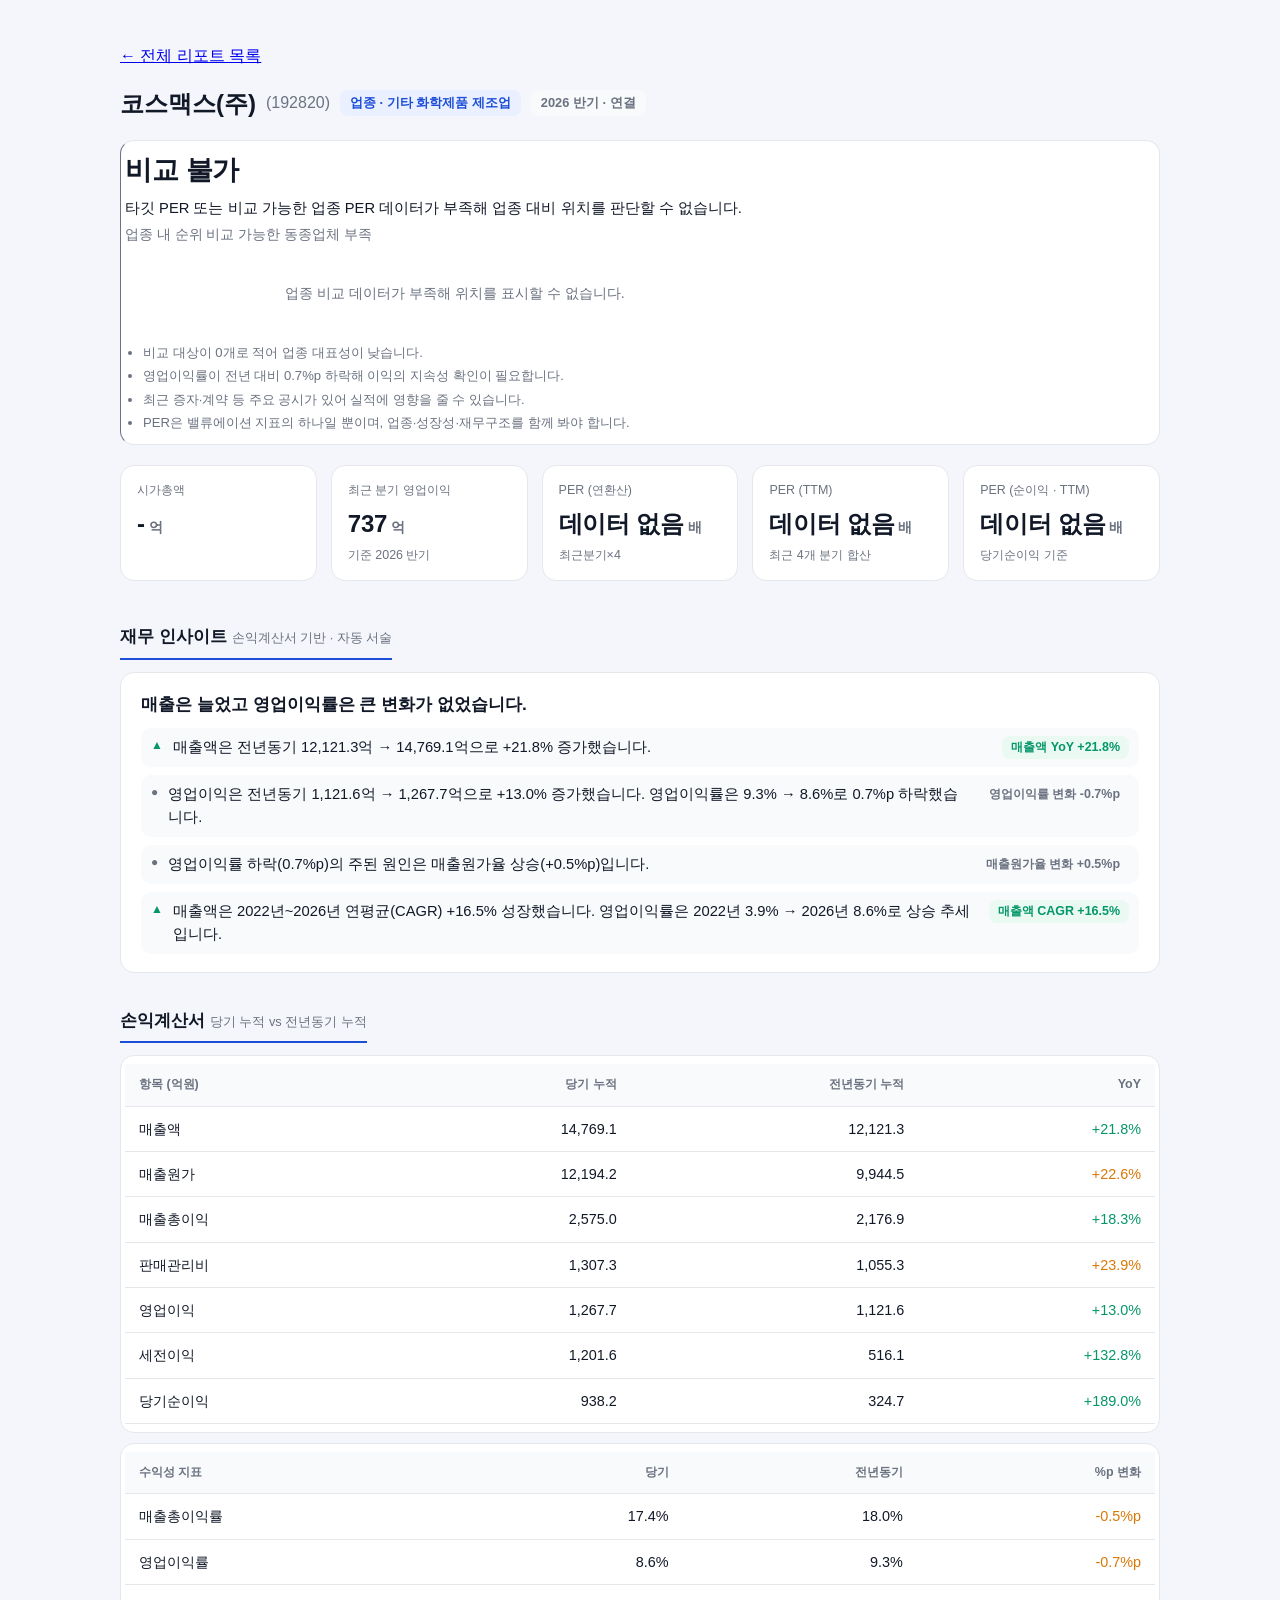
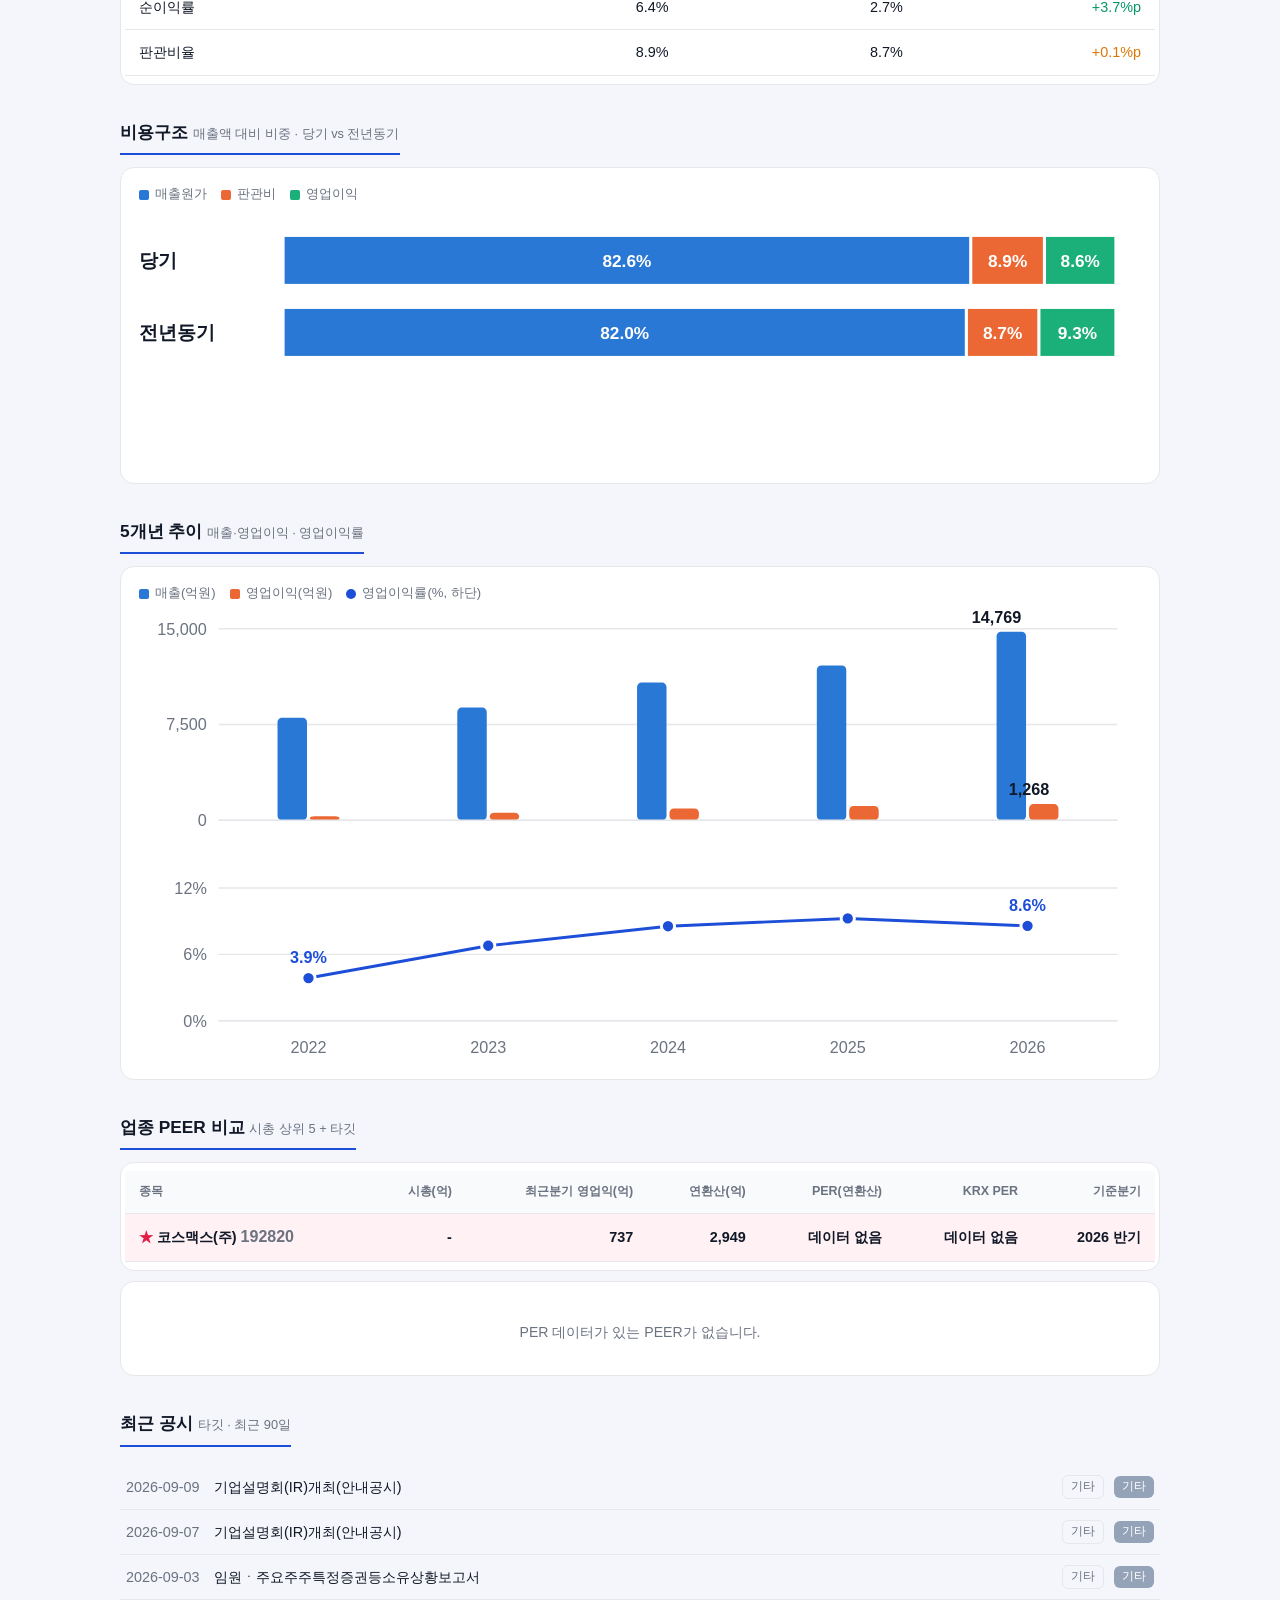
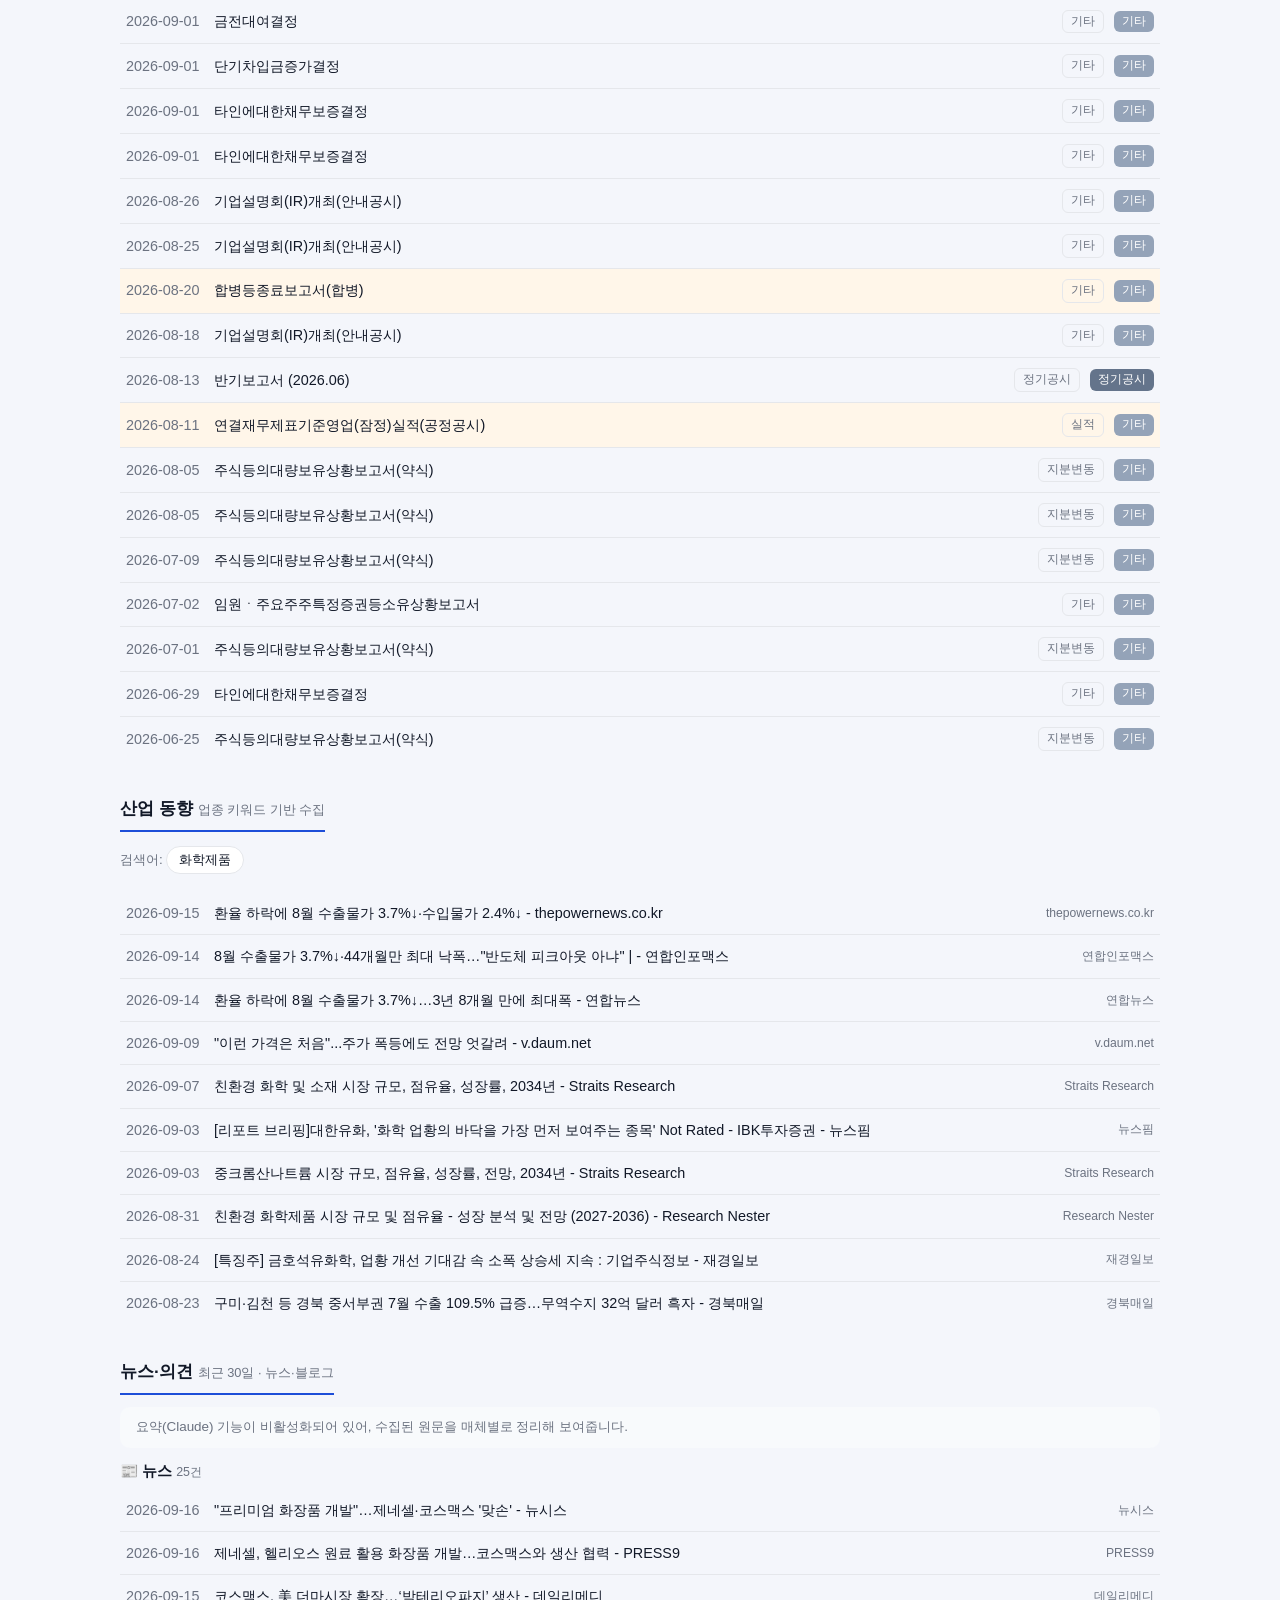
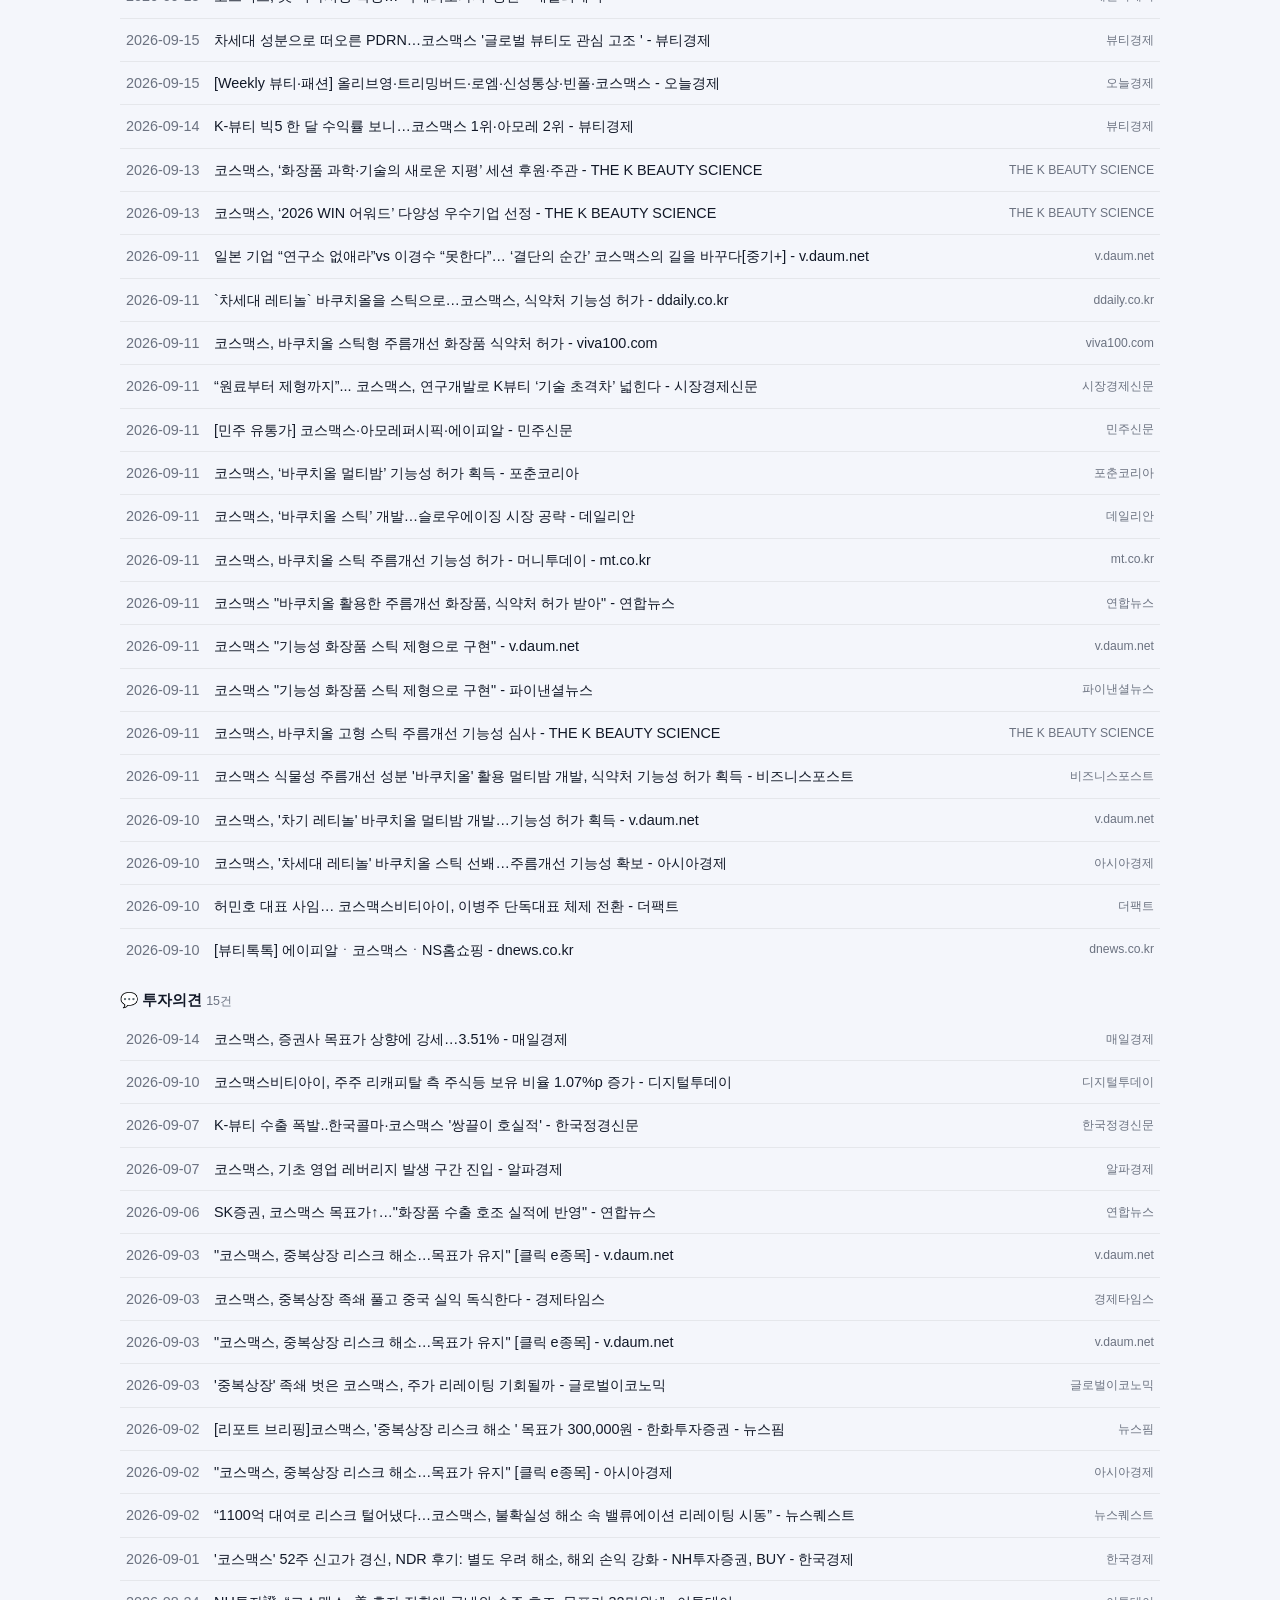
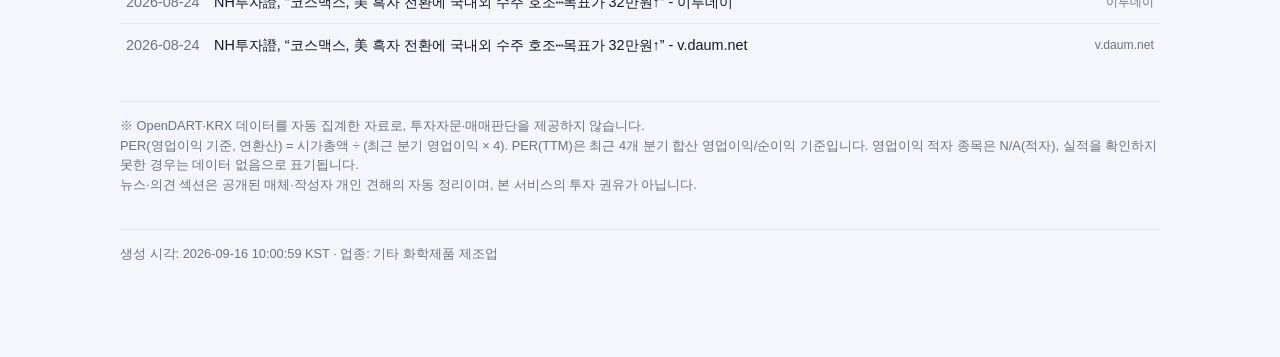
<file: 코스맥스(주).html>
<!doctype html>
<html lang="ko">
<head>
<meta charset="utf-8">
<meta name="viewport" content="width=device-width, initial-scale=1">
<title>코스맥스(주)(192820) PER·PEER 분석 리포트 · 2026-09-16 10:00:59</title>
<style>
:root{
  --bg:#f4f6fb; --panel:#ffffff; --fg:#111827; --muted:#6b7280; --line:#e5e7eb;
  --brand:#1d4ed8; --brand-soft:#eaf0ff; --target:#e11d48; --target-soft:#fff1f4;
  --good:#059669; --warn:#d97706; --head:#f8fafc; --chip:#5b8cff;
  --good-soft:#eafaf3; --warn-soft:#fff6e9;
  --series-1:#2a78d6; --series-2:#eb6834; --series-3:#1baf7a;
  --shadow:0 1px 3px rgba(16,24,40,.06),0 8px 24px rgba(16,24,40,.06);
}
@media (prefers-color-scheme:dark){
  :root{--bg:#0d1017;--panel:#151a22;--fg:#e6e9ef;--muted:#9aa3b2;--line:#252b36;
    --brand:#5b8cff;--brand-soft:#1a2440;--target:#fb7185;--target-soft:#2a1720;
    --good:#34d399;--warn:#fbbf24;--head:#1b212b;--chip:#3b6ae0;
    --good-soft:#122a20;--warn-soft:#332209;
    --series-1:#3987e5;--series-2:#d95926;--series-3:#199e70;
    --shadow:0 1px 3px rgba(0,0,0,.4),0 8px 24px rgba(0,0,0,.35);}
}
*{box-sizing:border-box}
body{margin:0;background:var(--bg);color:var(--fg);
  font-family:-apple-system,BlinkMacSystemFont,"Apple SD Gothic Neo","Segoe UI",Roboto,sans-serif;line-height:1.55}
.page{max-width:1080px;margin:0 auto;padding:28px 20px 80px}
.hidden{display:none !important}

/* 검색 */
.brand-row{display:flex;align-items:baseline;gap:10px}
h1{font-size:1.55rem;margin:0}
.sub{color:var(--muted);font-size:.9rem;margin:6px 0 22px}
.searchbar{display:flex;gap:10px;max-width:620px}
.searchbar input{flex:1;padding:13px 16px;border:1.5px solid var(--line);border-radius:12px;
  font-size:1rem;background:var(--panel);color:var(--fg)}
.searchbar input:focus{outline:none;border-color:var(--brand)}
.btn{padding:13px 22px;border:0;border-radius:12px;background:var(--brand);color:#fff;font-weight:700;font-size:1rem;cursor:pointer}
.btn:disabled{opacity:.6;cursor:default}
.examples{margin-top:14px;color:var(--muted);font-size:.85rem}
.tagpill{display:inline-block;border:1px solid var(--line);border-radius:999px;padding:3px 12px;margin:0 6px 6px 0;font-size:.82rem;cursor:pointer;background:var(--panel);color:var(--fg)}
.tagpill:hover{border-color:var(--brand);color:var(--brand)}

.error{background:var(--target-soft);color:var(--target);border:1px solid var(--target);border-radius:12px;
  padding:12px 16px;margin:14px 0;font-size:.9rem;max-width:620px}

/* 진행 */
.prog-wrap{max-width:620px}
.bar{height:10px;background:var(--line);border-radius:8px;overflow:hidden}
.fill{height:100%;width:0%;background:linear-gradient(90deg,var(--brand),var(--chip));border-radius:8px;transition:width .3s}
.steps{list-style:none;padding:0;margin:20px 0 0;display:grid;gap:10px}
.steps li{display:flex;align-items:center;gap:11px;font-size:.92rem;color:var(--muted)}
.steps li .ic{width:22px;height:22px;border-radius:50%;display:grid;place-items:center;font-size:.72rem;flex:none;
  border:1.5px solid var(--line);background:var(--panel)}
.steps li.done{color:var(--fg)} .steps li.done .ic{background:var(--good);border-color:var(--good);color:#fff}
.steps li.now{color:var(--fg);font-weight:600} .steps li.now .ic{border-color:var(--brand);color:var(--brand)}
.spin{width:12px;height:12px;border:2px solid var(--brand);border-top-color:transparent;border-radius:50%;animation:spin .7s linear infinite}
@keyframes spin{to{transform:rotate(360deg)}}
.prog-caption{margin-top:16px;font-size:.86rem;color:var(--muted)}
.prog-caption b{color:var(--fg)}

/* 결과 */
.result-head{display:flex;align-items:center;gap:10px;flex-wrap:wrap}
.result-head h1{font-size:1.5rem;margin:0}
.code{color:var(--muted);font-size:1rem}
.sector-chip,.basis-chip{background:var(--brand-soft);color:var(--brand);border-radius:8px;padding:3px 10px;font-size:.8rem;font-weight:600}
.basis-chip{background:var(--head);color:var(--muted)}

/* 밸류에이션 카드(hero) */
.hero-card{margin-top:18px;padding:22px 24px;border-left:5px solid var(--line)}
.hero-card.tone-good{background:var(--good-soft);border-left-color:var(--good)}
.hero-card.tone-warn{background:var(--warn-soft);border-left-color:var(--warn)}
.hero-card.tone-neutral{border-left-color:var(--muted)}
.hero-top{display:flex;align-items:baseline;gap:14px;flex-wrap:wrap}
.hero-label{font-size:1.7rem;font-weight:800;letter-spacing:-.01em}
.hero-label.tone-good{color:var(--good)} .hero-label.tone-warn{color:var(--warn)} .hero-label.tone-neutral{color:var(--fg)}
.hero-discount{font-size:.95rem;color:var(--fg)}
.hero-discount b{font-variant-numeric:tabular-nums}
.hero-note{margin-top:6px;font-size:.92rem;color:var(--fg)}
.hero-rank{margin-top:4px;font-size:.85rem;color:var(--muted)}
.val-rank-n{font-weight:800;color:var(--fg);font-size:1rem}
.gauge-wrap{margin-top:14px;max-width:660px}
.gauge-svg{display:block;overflow:visible}
.gauge-lab{font-size:11px;fill:var(--fg)}
.gauge-lab.muted{fill:var(--muted)}
.gauge-lab.gauge-target{font-weight:700}
.hero-caveats{margin:14px 0 0;padding-left:18px;font-size:.82rem;color:var(--muted)}
.hero-caveats li{margin:3px 0}

/* KPI 행 */
.kpi-row{display:grid;grid-template-columns:repeat(5,1fr);gap:14px;margin:20px 0 8px}
.kpi{background:var(--panel);border:1px solid var(--line);border-radius:14px;padding:15px 16px}
.kpi .lab{font-size:.78rem;color:var(--muted)}
.kpi .val{font-size:1.5rem;font-weight:800;margin-top:4px;letter-spacing:-.01em}
.kpi .val small{font-size:.9rem;font-weight:600;color:var(--muted)}
.kpi.kpi-warn{background:var(--warn-soft);border-color:var(--warn)}
.kpi .note{font-size:.78rem;margin-top:4px}
.note.good{color:var(--good)} .note.warn{color:var(--warn)} .note.muted{color:var(--muted)}

h2{font-size:1.08rem;margin:34px 0 12px;padding-bottom:8px;border-bottom:2px solid var(--brand);display:inline-block}
h2 .hint{font-size:.8rem;color:var(--muted);font-weight:500}
.card{background:var(--panel);border:1px solid var(--line);border-radius:14px;padding:8px 4px}
.chart-card{padding:16px 18px 8px}
.chart-empty{padding:24px 8px;text-align:center;color:var(--muted);font-size:.88rem}

.table-scroll{overflow-x:auto}
table{width:100%;border-collapse:collapse;font-size:.9rem}
th,td{padding:11px 14px;border-bottom:1px solid var(--line);white-space:nowrap;text-align:left}
th{background:var(--head);color:var(--muted);font-size:.78rem;font-weight:600}
td.num,th.num{text-align:right;font-variant-numeric:tabular-nums}
tr.target td{background:var(--target-soft);font-weight:700}
tr.target td:first-child::before{content:"★ ";color:var(--target)}
.badge-under{color:var(--good);font-weight:700}
.badge-over{color:var(--warn);font-weight:700}

.disc{list-style:none;padding:0;margin:6px 0 0}
.disc li{display:flex;align-items:center;gap:10px;padding:10px 6px;border-bottom:1px solid var(--line);font-size:.9rem}
.disc li:last-child{border-bottom:0}
.disc li.high{background:var(--warn-soft)}
.disc .d{color:var(--muted);font-variant-numeric:tabular-nums;width:78px;flex:none}
.disc .t{flex:1}
.disc .t a{color:inherit;text-decoration:none}
.disc .t a:hover{color:var(--brand);text-decoration:underline}
.disc .type{font-size:.72rem;color:#fff;border-radius:6px;padding:2px 8px;flex:none}
.type.reg{background:#64748b}.type.major{background:#d97706}.type.issue{background:#7c3aed}.type.etc{background:#94a3b8}
.cat-tag{font-size:.72rem;color:var(--muted);border:1px solid var(--line);border-radius:6px;padding:2px 8px;flex:none}
.src-tag{font-size:.76rem;color:var(--muted);flex:none}

/* 재무 인사이트 */
.fin-card{padding:18px 20px}
.fin-headline{font-size:1.08rem;font-weight:700;margin-bottom:10px}
.fin-list{list-style:none;margin:0;padding:0;display:grid;gap:8px}
.fin-item{display:flex;align-items:flex-start;gap:10px;font-size:.92rem;padding:8px 10px;border-radius:10px;background:var(--head)}
.fin-ic{flex:none;font-size:.75rem;line-height:1.5}
.fin-ic.tone-good{color:var(--good)} .fin-ic.tone-warn{color:var(--warn)} .fin-ic.tone-neutral{color:var(--muted)}
.fin-text{flex:1}
.fin-metric{flex:none;font-size:.78rem;font-weight:700;font-variant-numeric:tabular-nums;border-radius:8px;padding:2px 9px;white-space:nowrap}
.fin-metric.tone-good{color:var(--good);background:var(--good-soft)}
.fin-metric.tone-warn{color:var(--warn);background:var(--warn-soft)}
.fin-metric.tone-neutral{color:var(--muted);background:var(--head)}
.fin-empty{padding:14px 16px;color:var(--muted);font-size:.88rem}

/* 손익계산서 */
.stmt-table td.num.pos{color:var(--good)}
.stmt-table td.num.neg{color:var(--warn)}

/* 차트 범례/공용 SVG 텍스트 */
.legend-row{display:flex;flex-wrap:wrap;gap:14px;margin:0 0 10px;font-size:.82rem;color:var(--muted)}
.legend-item{display:inline-flex;align-items:center;gap:6px}
.legend-dot{width:10px;height:10px;border-radius:2px;display:inline-block}
.cost-svg,.trend-svg,.peer-svg{display:block;overflow:visible}
.stack-row-label{font-size:12px;fill:var(--fg);font-weight:600}
.seg-label{font-size:11px;font-weight:700}
.grid-line{stroke:var(--line);stroke-width:1}
.axis-line{stroke:var(--line);stroke-width:1}
.axis-lab{font-size:11px;fill:var(--muted)}
.bar-end-lab{font-size:11px;fill:var(--fg);font-weight:700;font-variant-numeric:tabular-nums}
.line-end-lab{font-size:11px;fill:var(--brand);font-weight:700;font-variant-numeric:tabular-nums}
.peer-name{font-size:.86rem;fill:var(--muted)}
.peer-name.target{fill:var(--target);font-weight:700}
.peer-val{font-size:.86rem;font-weight:700;fill:var(--fg);font-variant-numeric:tabular-nums}
.peer-val.muted{font-weight:400;fill:var(--muted)}
.median-line{stroke:var(--muted);stroke-width:2;stroke-dasharray:4 3}

/* 산업 동향 */
.terms-row{font-size:.84rem;color:var(--muted);margin:2px 0 12px}
.tagpill.static{cursor:default}
.tagpill.static:hover{border-color:var(--line);color:var(--fg)}
.industry-summary{padding:14px 16px;margin-bottom:10px;font-size:.9rem}
.industry-summary ul{margin:8px 0 0;padding-left:18px}
.industry-list{margin-top:2px}

/* 투자포인트·리스크 */
.ins-grid{display:grid;grid-template-columns:1fr 1fr;gap:16px}
.ins-card{padding:16px 18px;border-left:4px solid var(--line)}
.ins-card.ins-good{border-left-color:var(--good)}
.ins-card.ins-warn{border-left-color:var(--warn)}
.ins-card.ins-neutral{border-left-color:var(--muted)}
.ins-card ul{margin:0;padding-left:18px;font-size:.9rem}
.ins-card li{margin:4px 0}
.ins-title{font-weight:700;margin-bottom:8px}
.ins-title.tone-good{color:var(--good)}
.ins-title.tone-warn{color:var(--warn)}
.ins-title.tone-neutral{color:var(--fg)}
.src-ref{color:var(--brand);font-size:.78em}
.src-list{margin-top:12px;padding:12px 16px;font-size:.82rem;color:var(--muted)}
.src-list a{color:var(--brand);word-break:break-all}
.ins-empty{padding:14px 16px;color:var(--muted);font-size:.88rem}
.ins-banner{padding:10px 16px;margin-bottom:12px;border-radius:10px;background:var(--head);color:var(--muted);font-size:.84rem}
.src-group{margin-bottom:18px}
.src-group:last-child{margin-bottom:0}
.src-group-title{font-weight:700;font-size:.92rem;margin:0 0 4px}
.src-group-title .hint{font-weight:500;color:var(--muted);font-size:.78rem}

@media (max-width:720px){
  .ins-grid{grid-template-columns:1fr}
}

.disclaimer{margin-top:34px;padding-top:14px;border-top:1px solid var(--line);color:var(--muted);font-size:.8rem}

@media (max-width:720px){
  .kpi-row{grid-template-columns:repeat(2,1fr)}
  .hero-card{padding:18px 16px}
  .hero-label{font-size:1.4rem}
  .page{padding:20px 14px 60px}
}

</style>
</head>
<body>
<div class="page">
  <p><a href="index.html">&larr; 전체 리포트 목록</a></p>
  <section id="view-result" class="view">
    <div id="result"></div>
  </section>
  <p class="disclaimer">생성 시각: 2026-09-16 10:00:59 KST · 업종: 기타 화학제품 제조업</p>
</div>
<script>
// 결과(res) 렌더링 — 라이브 앱(web/app.js)과 정적 리포트(scripts/build_site.py가 생성하는
// HTML)가 함께 사용하는 순수 렌더 로직. DOM에 값을 "그려 넣는" 것 외의 상태(폴링, 진행바 등)는
// 다루지 않는다. 라이브 SPA 전용 동작(검색 화면으로 복귀)은 #view-search 존재 여부로
// 감지해서만 덧붙인다 — 정적 리포트에는 그 화면 자체가 없기 때문이다.
//
// 차트는 전부 인라인 SVG로 이 파일 안에서 생성한다(외부 라이브러리/CDN 없음 — 정적
// Pages 빌드가 자기완결형을 유지해야 한다). 색상은 CSS 커스텀 프로퍼티(--fg, --muted,
// --brand, --target, --good, --warn, --panel, --line, --series-1/2/3)를 통해 라이트/다크
// 테마를 함께 지원한다.
const $ = (s) => document.querySelector(s);

const REPRT_LABEL = { Q1: "1분기", HALF: "반기", Q3: "3분기", ANNUAL: "4분기" };
const FS_DIV_LABEL = { CFS: "연결", OFS: "별도" };

const fmt = (v, dp = 1) => (typeof v === "number" && !Number.isNaN(v)
  ? v.toLocaleString("ko-KR", { minimumFractionDigits: dp, maximumFractionDigits: dp })
  : "-");

const fmtSigned = (v, dp = 1) => (typeof v === "number" && !Number.isNaN(v)
  ? (v > 0 ? "+" : "") + fmt(v, dp)
  : "-");

function fmtMetric(m) {
  if (!m || typeof m.value !== "number" || Number.isNaN(m.value)) return "-";
  return fmtSigned(m.value, 1) + (m.unit || "");
}

// PER(영업이익 기준) 셀: 결측 사유(per_status)에 따라 "적자"와 "데이터 없음"을 구분해서
// 표기한다. per_status가 없는 값(적자 여부를 판단할 근거가 없는 경우)은 항상 "데이터 없음".
function perCell(v, status) {
  if (typeof v === "number" && !Number.isNaN(v)) return fmt(v, 1);
  return status === "loss" ? "N/A(적자)" : "데이터 없음";
}

// KRX PER 컬럼은 영업이익 데이터를 근거로 하지 않으므로(단순 시세 교차검증용) "적자"라고
// 단정할 근거가 없다 — 값이 없으면 항상 "데이터 없음"으로만 표기한다.
function krxPerCell(v) {
  return (typeof v === "number" && !Number.isNaN(v)) ? fmt(v, 1) : "데이터 없음";
}

function basisLabel(row) {
  if (!row || !row.year || !row.reprt_key) return "-";
  const q = REPRT_LABEL[row.reprt_key] || row.reprt_key;
  const suffix = row.fs_div === "OFS" ? "(별도)" : "";
  return row.year + " " + q + suffix;
}

function periodLabel(row) {
  if (!row || !row.year || !row.reprt_key) return "-";
  const q = REPRT_LABEL[row.reprt_key] || row.reprt_key;
  const fs = FS_DIV_LABEL[row.fs_div] || "연결";
  return row.year + " " + q + " · " + fs;
}

function perBadgeClass(v, median, insufficientPeers) {
  if (insufficientPeers) return "";
  if (typeof v !== "number" || typeof median !== "number") return "";
  if (v < median) return "badge-under";
  if (v > median * 1.3) return "badge-over";
  return "";
}

function fmtDate(d) {
  if (typeof d === "string" && d.length === 8 && /^\d{8}$/.test(d)) {
    return d.slice(0, 4) + "-" + d.slice(4, 6) + "-" + d.slice(6, 8);
  }
  return d || "-";
}

function escapeHtml(s) {
  return String(s == null ? "" : s)
    .replace(/&/g, "&amp;").replace(/</g, "&lt;").replace(/>/g, "&gt;")
    .replace(/"/g, "&quot;").replace(/'/g, "&#39;");
}

// 밸류에이션 level -> 색상 토큰/텍스트 클래스. deep_discount/discount(저평가)는 긍정,
// inline(업종 평균)은 중립, premium/high_premium(고평가)은 경계. "unavailable"은 중립 처리.
const LEVEL_TONE = {
  deep_discount: "good", discount: "good",
  inline: "neutral",
  premium: "warn", high_premium: "warn",
  unavailable: "neutral",
};

function levelTone(level) {
  return LEVEL_TONE[level] || "neutral";
}

// ---------------------------------------------------------------------------
// 공용 SVG 헬퍼
// ---------------------------------------------------------------------------

function chartEmpty(label) {
  return '<div class="chart-empty">' + escapeHtml(label || "데이터 없음") + "</div>";
}

function niceMax(v) {
  if (!(v > 0)) return 1;
  const mag = Math.pow(10, Math.floor(Math.log10(v)));
  const steps = [1, 1.2, 1.5, 2, 2.5, 3, 4, 5, 6, 8, 10];
  for (const s of steps) {
    if (v <= s * mag) return s * mag;
  }
  return 10 * mag;
}

// ---------------------------------------------------------------------------
// 1) 헤더
// ---------------------------------------------------------------------------

function renderHeader(t, overview) {
  const sector = overview && (overview.sector || overview.industry);
  const sectorChip = sector
    ? '<span class="sector-chip">업종 · ' + escapeHtml(sector) + "</span>" : "";
  return (
    '<div class="result-head">' +
      "<h1>" + escapeHtml(t.name) + '</h1><span class="code">(' + escapeHtml(t.stock_code || "") + ")</span>" +
      sectorChip +
      '<span class="basis-chip">' + escapeHtml(periodLabel(t)) + "</span>" +
    "</div>"
  );
}

// ---------------------------------------------------------------------------
// 2) 밸류에이션 카드(hero) + 위치 게이지
// ---------------------------------------------------------------------------

function svgGauge(min, max, median, target, tone) {
  const vals = [min, max, median, target];
  if (vals.some((v) => typeof v !== "number" || Number.isNaN(v)) || !(max > min)) {
    return chartEmpty("업종 비교 데이터가 부족해 위치를 표시할 수 없습니다.");
  }
  const W = 640, H = 96, padL = 46, padR = 46, trackY = 44, trackH = 10;
  const innerW = W - padL - padR;
  const clamp = (v) => Math.min(Math.max(v, min), max);
  const x = (v) => padL + ((clamp(v) - min) / (max - min)) * innerW;
  const dotColor = "var(--" + tone + ")";
  const tx = x(target), mx = x(median);
  // 라벨 겹침 방지: 타깃/중앙값 라벨이 너무 가까우면 세로로 살짝 어긋나게 배치.
  const closeLabels = Math.abs(tx - mx) < 70;
  return (
    '<svg class="gauge-svg" viewBox="0 0 ' + W + " " + H + '" width="100%" role="img" preserveAspectRatio="xMidYMid meet">' +
      "<title>업종 PEER PER 범위(최소~최대) 대비 타깃 위치</title>" +
      '<rect x="' + padL + '" y="' + trackY + '" width="' + innerW + '" height="' + trackH +
        '" rx="5" fill="var(--line)"></rect>' +
      '<line x1="' + mx + '" y1="' + (trackY - 9) + '" x2="' + mx + '" y2="' + (trackY + trackH + 9) +
        '" stroke="var(--muted)" stroke-width="2"></line>' +
      '<text x="' + mx + '" y="' + (trackY - 14) + '" text-anchor="middle" class="gauge-lab muted">중앙값 ' +
        fmt(median) + "배</text>" +
      '<circle cx="' + tx + '" cy="' + (trackY + trackH / 2) + '" r="8" fill="' + dotColor +
        '" stroke="var(--panel)" stroke-width="2"></circle>' +
      '<text x="' + tx + '" y="' + (trackY + trackH + (closeLabels ? 34 : 24)) +
        '" text-anchor="middle" class="gauge-lab gauge-target" fill="' + dotColor + '">타깃 ' + fmt(target) + "배</text>" +
      '<text x="' + padL + '" y="' + (trackY + trackH + 24) + '" text-anchor="start" class="gauge-lab muted">최소 ' +
        fmt(min) + "배</text>" +
      '<text x="' + (W - padR) + '" y="' + (trackY + trackH + 24) + '" text-anchor="end" class="gauge-lab muted">최대 ' +
        fmt(max) + "배</text>" +
    "</svg>"
  );
}

function renderValuationCard(valuation, stats, targetPer) {
  if (!valuation) return "";
  const tone = levelTone(valuation.level);
  const rankLine = (valuation.rank && valuation.total)
    ? ('<span class="val-rank-n">' + valuation.rank + "</span> / " + valuation.total + " (PER 낮을수록 상위)")
    : "비교 가능한 동종업체 부족";
  const discountLine = (typeof valuation.discount_pct === "number")
    ? ('업종 중앙값 대비 <b>' + fmtSigned(valuation.discount_pct, 1) + "%</b>")
    : "";
  const gauge = svgGauge(stats && stats.min, stats && stats.max, valuation.median, targetPer, tone);
  const caveats = (valuation.caveats || []).map((c) =>
    "<li>" + escapeHtml(c) + "</li>").join("");
  return (
    '<div class="card hero-card tone-' + tone + '">' +
      '<div class="hero-top">' +
        '<div class="hero-label tone-' + tone + '">' + escapeHtml(valuation.label || "-") + "</div>" +
        (discountLine ? '<div class="hero-discount">' + discountLine + "</div>" : "") +
      "</div>" +
      '<div class="hero-note">' + escapeHtml(valuation.note || "") + "</div>" +
      '<div class="hero-rank">업종 내 순위 ' + rankLine + "</div>" +
      '<div class="gauge-wrap">' + gauge + "</div>" +
      (caveats ? '<ul class="hero-caveats">' + caveats + "</ul>" : "") +
    "</div>"
  );
}

// ---------------------------------------------------------------------------
// 3) KPI 행
// ---------------------------------------------------------------------------

function kpiTile(label, valueHtml, note, extraClass) {
  return (
    '<div class="kpi' + (extraClass ? " " + extraClass : "") + '">' +
      '<div class="lab">' + escapeHtml(label) + "</div>" +
      '<div class="val">' + valueHtml + "</div>" +
      (note ? '<div class="note muted">' + note + "</div>" : "") +
    "</div>"
  );
}

function renderKpiRow(t) {
  const ttmNote = t.ttm_complete ? "" : "최근 4개 분기 미확보 · 연환산 추정";
  const tiles = [
    kpiTile("시가총액", fmt(t.market_cap, 0) + '<small> 억</small>'),
    kpiTile("최근 분기 영업이익", fmt(t.op_3m, 0) + '<small> 억</small>', "기준 " + escapeHtml(basisLabel(t))),
    kpiTile("PER (연환산)", perCell(t.per_op_fwd != null ? t.per_op_fwd : t.per_op, t.per_status) + '<small> 배</small>',
      "최근분기×4"),
    kpiTile("PER (TTM)", perCell(t.per_op_ttm, t.per_status) + '<small> 배</small>',
      ttmNote || "최근 4개 분기 합산", ttmNote ? "kpi-warn" : ""),
    kpiTile("PER (순이익 · TTM)", perCell(t.per_net_ttm, t.per_status) + '<small> 배</small>',
      ttmNote || "당기순이익 기준", ttmNote ? "kpi-warn" : ""),
  ].join("");
  return '<div class="kpi-row">' + tiles + "</div>";
}

// ---------------------------------------------------------------------------
// 4) 재무 인사이트
// ---------------------------------------------------------------------------

const SEVERITY_ICON = { positive: "▲", negative: "▼", neutral: "●" };
const SEVERITY_TONE = { positive: "good", negative: "warn", neutral: "neutral" };

function renderFinancialInsight(fi) {
  if (!fi || (!fi.headline && !(fi.findings || []).length)) {
    return '<div class="card fin-empty">재무 인사이트를 계산할 재무제표 데이터가 부족합니다.</div>';
  }
  const items = (fi.findings || []).map((f) => {
    const tone = SEVERITY_TONE[f.severity] || "neutral";
    const icon = SEVERITY_ICON[f.severity] || "●";
    const metric = f.metric
      ? '<span class="fin-metric tone-' + tone + '">' + escapeHtml(f.metric.label) + " " +
        escapeHtml(fmtMetric(f.metric)) + "</span>"
      : "";
    return (
      '<li class="fin-item tone-' + tone + '">' +
        '<span class="fin-ic tone-' + tone + '">' + icon + "</span>" +
        '<span class="fin-text">' + escapeHtml(f.text) + "</span>" +
        metric +
      "</li>"
    );
  }).join("");
  return (
    '<div class="card fin-card">' +
      (fi.headline ? '<div class="fin-headline">' + escapeHtml(fi.headline) + "</div>" : "") +
      '<ul class="fin-list">' + (items || "<li>해당 없음</li>") + "</ul>" +
    "</div>"
  );
}

// ---------------------------------------------------------------------------
// 5) 손익계산서 + 마진 + 비용구조 차트
// ---------------------------------------------------------------------------

const IS_ROWS = ["매출액", "매출원가", "매출총이익", "판매관리비", "영업이익", "세전이익", "당기순이익"];
// 비용 성격 항목(매출원가/판매관리비)은 증가가 불리한 신호이므로 색상 방향을 반전한다 —
// 그 외(매출액/이익 계열)는 증가가 유리한 신호이므로 그대로 둔다.
const IS_COST_ROWS = { 매출원가: true, 판매관리비: true };

function yoy(cur, prev) {
  if (typeof cur !== "number" || typeof prev !== "number" || prev === 0) return null;
  return (cur - prev) / Math.abs(prev) * 100;
}

function renderIncomeStatement(incomeStatement, margins) {
  if (!incomeStatement) {
    return '<div class="card fin-empty">손익계산서 데이터가 없습니다.</div>';
  }
  const rows = IS_ROWS.map((label) => {
    const row = incomeStatement[label] || {};
    const cur = row.cur_cum, prev = row.prev_cum;
    const chg = yoy(cur, prev);
    const favorable = IS_COST_ROWS[label] ? (typeof chg === "number" ? -chg : null) : chg;
    const chgCls = typeof favorable === "number" ? (favorable > 0 ? "pos" : favorable < 0 ? "neg" : "") : "";
    return (
      "<tr><td>" + escapeHtml(label) + '</td><td class="num">' + fmt(cur, 1) +
      '</td><td class="num">' + fmt(prev, 1) + '</td><td class="num ' + chgCls + '">' +
      (typeof chg === "number" ? fmtSigned(chg, 1) + "%" : "-") + "</td></tr>"
    );
  }).join("");

  const stmtTable =
    '<div class="card table-scroll"><table class="stmt-table"><thead><tr>' +
      "<th>항목 (억원)</th><th class=\"num\">당기 누적</th><th class=\"num\">전년동기 누적</th><th class=\"num\">YoY</th>" +
    "</tr></thead><tbody>" + rows + "</tbody></table></div>";

  let marginTable = "";
  if (margins) {
    const mrows = [
      ["매출총이익률", margins.gross_margin, false],
      ["영업이익률", margins.op_margin, false],
      ["순이익률", margins.net_margin, false],
      ["판관비율", margins.sga_ratio, true], // 비용 비율 — 상승이 불리하므로 색상 반전
    ].map(([label, m, invert]) => {
      m = m || {};
      const favorable = typeof m.delta === "number" ? (invert ? -m.delta : m.delta) : null;
      const dCls = typeof favorable === "number" ? (favorable > 0 ? "pos" : favorable < 0 ? "neg" : "") : "";
      return (
        "<tr><td>" + label + '</td><td class="num">' + fmt(m.cur, 1) + "%</td><td class=\"num\">" +
        fmt(m.prev, 1) + '%</td><td class="num ' + dCls + '">' +
        (typeof m.delta === "number" ? fmtSigned(m.delta, 1) + "%p" : "-") + "</td></tr>"
      );
    }).join("");
    marginTable =
      '<div class="card table-scroll" style="margin-top:10px"><table class="stmt-table"><thead><tr>' +
        "<th>수익성 지표</th><th class=\"num\">당기</th><th class=\"num\">전년동기</th><th class=\"num\">%p 변화</th>" +
      "</tr></thead><tbody>" + mrows + "</tbody></table></div>";
  }

  return stmtTable + marginTable;
}

function costShare(margins) {
  if (!margins) return null;
  const gm = margins.gross_margin, om = margins.op_margin, sg = margins.sga_ratio;
  if (!gm || !om || !sg) return null;
  if ([gm.cur, gm.prev, om.cur, om.prev, sg.cur, sg.prev].some((v) => typeof v !== "number")) return null;
  return {
    cur: { cogs: 100 - gm.cur, sga: sg.cur, op: om.cur },
    prev: { cogs: 100 - gm.prev, sga: sg.prev, op: om.prev },
  };
}

function stackedSegment(xStart, width, height, y, fill, label, valueLabel, minLabelWidth) {
  const gap = width > 4 ? 1 : 0; // 2px 표면 갭(양쪽 1px씩)의 근사
  const w = Math.max(width - gap * 2, 0);
  const x = xStart + gap;
  const fits = w >= minLabelWidth;
  const textFill = "#fff";
  const text = fits
    ? '<text x="' + (x + w / 2) + '" y="' + (y + height / 2 + 4) +
      '" text-anchor="middle" class="seg-label" fill="' + textFill + '">' + escapeHtml(valueLabel) + "</text>"
    : "";
  return (
    '<rect x="' + x + '" y="' + y + '" width="' + w + '" height="' + height + '" fill="' + fill +
      '"><title>' + escapeHtml(label) + " " + escapeHtml(valueLabel) + "</title></rect>" + text
  );
}

function svgCostStructure(share) {
  if (!share) return chartEmpty("비용구조를 계산할 마진 데이터가 부족합니다.");
  const W = 640, barH = 30, rowGap = 46, padL = 92, padR = 16, top = 14;
  const innerW = W - padL - padR;
  const H = top + rowGap * 2 + barH + 30;
  const rows = [
    ["당기", share.cur],
    ["전년동기", share.prev],
  ];
  const segs = [
    { key: "cogs", label: "매출원가", color: "var(--series-1)" },
    { key: "sga", label: "판관비", color: "var(--series-2)" },
    { key: "op", label: "영업이익", color: "var(--series-3)" },
  ];
  let body = "";
  rows.forEach(([rowLabel, vals], i) => {
    const y = top + i * rowGap;
    body += '<text x="0" y="' + (y + barH / 2 + 4) + '" class="stack-row-label">' + escapeHtml(rowLabel) + "</text>";
    let cursor = padL;
    segs.forEach((s) => {
      const v = Math.max(vals[s.key] || 0, 0);
      const w = (v / 100) * innerW;
      body += stackedSegment(cursor, w, barH, y, s.color, s.label, fmt(v, 1) + "%", 34);
      cursor += w;
    });
  });
  const legend = segs.map((s) =>
    '<span class="legend-item"><span class="legend-dot" style="background:' + s.color + '"></span>' +
    escapeHtml(s.label) + "</span>").join("");
  return (
    '<div class="legend-row">' + legend + "</div>" +
    '<svg class="cost-svg" viewBox="0 0 ' + W + " " + H + '" width="100%" role="img">' +
      "<title>매출액 대비 비용구조(매출원가·판관비·영업이익 비중) — 당기 vs 전년동기</title>" +
      body +
    "</svg>"
  );
}

// ---------------------------------------------------------------------------
// 6) 5개년 추이(콤보: 매출·영업이익 막대 + 영업이익률 라인, 축 정렬된 2단 패널)
// ---------------------------------------------------------------------------

function svgTrendChart(trend) {
  const pts = (trend || []).filter((t) => t && typeof t.year === "number")
    .sort((a, b) => a.year - b.year);
  if (pts.length < 2) return chartEmpty("5개년 추이를 표시할 데이터가 부족합니다.");

  const W = 680;
  const padL = 54, padR = 16;
  const innerW = W - padL - padR;
  const n = pts.length;
  const slot = innerW / n;
  const barW = Math.min(20, slot * 0.32);

  // 상단 패널: 매출/영업이익 그룹 막대 (동일 단위 '억원' 공유 스케일)
  const topH = 130, topPadTop = 10, topBase = topPadTop + topH;
  const revMax = Math.max.apply(null, pts.map((p) => p.revenue || 0));
  const opMax = Math.max.apply(null, pts.map((p) => p.operating_income || 0));
  const sharedMax = niceMax(Math.max(revMax, opMax, 1));

  // 하단 패널: 영업이익률(%) 라인
  const botTop = topBase + 46, botH = 90, botBase = botTop + botH;
  const marginVals = pts.map((p) => (typeof p.op_margin === "number" ? p.op_margin : null));
  const marginKnown = marginVals.filter((v) => v !== null);
  const marginMax = niceMax(Math.max.apply(null, marginKnown.concat([1])) * 1.15);

  const H = botBase + 34;

  const xCenter = (i) => padL + slot * i + slot / 2;
  const yTop = (v) => topBase - (Math.max(v, 0) / sharedMax) * topH;
  const yBot = (v) => botBase - (Math.max(v, 0) / marginMax) * botH;

  // 상단 그리드(0, sharedMax) — hairline
  let gridTop = "";
  [0, 0.5, 1].forEach((f) => {
    const gy = topBase - f * topH;
    gridTop += '<line x1="' + padL + '" y1="' + gy + '" x2="' + (W - padR) + '" y2="' + gy +
      '" class="grid-line"></line>';
    gridTop += '<text x="' + (padL - 8) + '" y="' + (gy + 4) + '" text-anchor="end" class="axis-lab">' +
      fmt(sharedMax * f, 0) + "</text>";
  });

  let bars = "";
  pts.forEach((p, i) => {
    const cx = xCenter(i);
    const revV = p.revenue || 0, opV = p.operating_income || 0;
    const rx = cx - barW - 1, ox = cx + 1;
    const ry = yTop(revV), oy = yTop(opV);
    bars +=
      '<rect x="' + rx + '" y="' + ry + '" width="' + barW + '" height="' + (topBase - ry) +
        '" rx="3" fill="var(--series-1)"><title>매출 ' + p.year + "년 " + fmt(revV, 1) + "억</title></rect>" +
      '<rect x="' + ox + '" y="' + oy + '" width="' + barW + '" height="' + (topBase - oy) +
        '" rx="3" fill="var(--series-2)"><title>영업이익 ' + p.year + "년 " + fmt(opV, 1) + "억</title></rect>";
    // 마지막 해만 값 직접 라벨(끝점 강조) — 나머지는 툴팁/범례로.
    if (i === n - 1) {
      bars += '<text x="' + rx + '" y="' + (ry - 6) + '" text-anchor="middle" class="bar-end-lab">' +
        fmt(revV, 0) + "</text>";
      bars += '<text x="' + ox + '" y="' + (oy - 6) + '" text-anchor="middle" class="bar-end-lab">' +
        fmt(opV, 0) + "</text>";
    }
  });

  // 하단 그리드
  let gridBot = "";
  [0, 0.5, 1].forEach((f) => {
    const gy = botBase - f * botH;
    gridBot += '<line x1="' + padL + '" y1="' + gy + '" x2="' + (W - padR) + '" y2="' + gy +
      '" class="grid-line"></line>';
    gridBot += '<text x="' + (padL - 8) + '" y="' + (gy + 4) + '" text-anchor="end" class="axis-lab">' +
      fmt(marginMax * f, 0) + "%</text>";
  });

  let linePath = "", dots = "", first = true;
  pts.forEach((p, i) => {
    if (p.op_margin == null) { first = true; return; }
    const cx = xCenter(i), cy = yBot(p.op_margin);
    linePath += (first ? "M" : "L") + cx + " " + cy + " ";
    first = false;
    const isEnd = (i === n - 1) || (i === 0);
    dots += '<circle cx="' + cx + '" cy="' + cy + '" r="4.5" fill="var(--brand)" stroke="var(--panel)" ' +
      'stroke-width="2"><title>영업이익률 ' + p.year + "년 " + fmt(p.op_margin, 1) + "%</title></circle>";
    if (isEnd) {
      dots += '<text x="' + cx + '" y="' + (cy - 10) + '" text-anchor="middle" class="line-end-lab">' +
        fmt(p.op_margin, 1) + "%</text>";
    }
  });

  let xLabels = "";
  pts.forEach((p, i) => {
    xLabels += '<text x="' + xCenter(i) + '" y="' + (botBase + 22) + '" text-anchor="middle" class="axis-lab">' +
      p.year + "</text>";
  });

  const legend =
    '<div class="legend-row">' +
      '<span class="legend-item"><span class="legend-dot" style="background:var(--series-1)"></span>매출(억원)</span>' +
      '<span class="legend-item"><span class="legend-dot" style="background:var(--series-2)"></span>영업이익(억원)</span>' +
      '<span class="legend-item"><span class="legend-dot" style="background:var(--brand);border-radius:50%"></span>영업이익률(%, 하단)</span>' +
    "</div>";

  return (
    legend +
    '<svg class="trend-svg" viewBox="0 0 ' + W + " " + H + '" width="100%" role="img">' +
      "<title>5개년 매출·영업이익 추이 및 영업이익률 변화</title>" +
      gridTop + bars +
      '<line x1="' + padL + '" y1="' + topBase + '" x2="' + (W - padR) + '" y2="' + topBase +
        '" class="axis-line"></line>' +
      gridBot +
      '<path d="' + linePath.trim() + '" fill="none" stroke="var(--brand)" stroke-width="2" ' +
        'stroke-linejoin="round" stroke-linecap="round"></path>' +
      dots +
      '<line x1="' + padL + '" y1="' + botBase + '" x2="' + (W - padR) + '" y2="' + botBase +
        '" class="axis-line"></line>' +
      xLabels +
    "</svg>"
  );
}

// ---------------------------------------------------------------------------
// 7) PEER 비교 (표 + 네이티브 SVG 막대 차트)
// ---------------------------------------------------------------------------

function svgPeerChart(peers, median) {
  const rows = (peers || []).map((p) => ({
    name: p.name, isTarget: !!p.is_target,
    v: typeof p.per_op === "number" ? p.per_op : null,
    status: p.per_status,
  }));
  const valid = rows.map((r) => r.v).filter((v) => typeof v === "number");
  if (!valid.length) return chartEmpty("PER 데이터가 있는 PEER가 없습니다.");
  const maxV = niceMax(Math.max.apply(null, valid.concat(typeof median === "number" ? [median] : [])) * 1.12);

  const rowH = 30, gap = 8, padL = 132, padR = 56, top = 10;
  const innerW = 640 - padL - padR;
  const H = top + rows.length * (rowH + gap) + (typeof median === "number" ? 26 : 6);
  const x = (v) => (Math.max(v, 0) / maxV) * innerW;

  let body = "";
  rows.forEach((r, i) => {
    const y = top + i * (rowH + gap);
    const barColor = r.isTarget ? "var(--target)" : "var(--brand)";
    const nameCls = r.isTarget ? "peer-name target" : "peer-name";
    body += '<text x="' + (padL - 10) + '" y="' + (y + rowH / 2 + 4) + '" text-anchor="end" class="' + nameCls + '">' +
      (r.isTarget ? "★ " : "") + escapeHtml(r.name) + "</text>";
    if (typeof r.v === "number") {
      const w = x(r.v);
      body += '<rect x="' + padL + '" y="' + y + '" width="' + Math.max(w, 2) + '" height="' + rowH +
        '" rx="4" fill="' + barColor + '"><title>' + escapeHtml(r.name) + " PER " + fmt(r.v) + "배</title></rect>";
      body += '<text x="' + (padL + w + 8) + '" y="' + (y + rowH / 2 + 4) + '" class="peer-val">' +
        fmt(r.v) + "</text>";
    } else {
      body += '<rect x="' + padL + '" y="' + y + '" width="2" height="' + rowH +
        '" fill="var(--line)"></rect>';
      body += '<text x="' + (padL + 10) + '" y="' + (y + rowH / 2 + 4) + '" class="peer-val muted">' +
        (r.status === "loss" ? "N/A(적자)" : "데이터 없음") + "</text>";
    }
  });

  let medianLine = "";
  if (typeof median === "number") {
    const mx = padL + x(median);
    const my = top + rows.length * (rowH + gap);
    medianLine =
      '<line x1="' + mx + '" y1="0" x2="' + mx + '" y2="' + my + '" class="median-line"></line>' +
      '<text x="' + mx + '" y="' + (my + 16) + '" text-anchor="middle" class="axis-lab">업종 중앙값 ' +
        fmt(median) + "배</text>";
  }

  return (
    '<svg class="peer-svg" viewBox="0 0 640 ' + H + '" width="100%" role="img">' +
      "<title>업종 PEER PER(연환산) 비교, 타깃 강조</title>" +
      body + medianLine +
    "</svg>"
  );
}

// ---------------------------------------------------------------------------
// 8) 최근 공시
// ---------------------------------------------------------------------------

const DISC_TYPE_CLASS = { 정기공시: "reg", 주요사항: "major", 발행공시: "issue" };

function renderDisclosures(disclosures) {
  const items = (disclosures || []).slice(0, 20).map((d) => {
    const cls = DISC_TYPE_CLASS[d.type] || "etc";
    const highCls = d.importance === "high" ? " high" : "";
    const cat = d.category ? '<span class="cat-tag">' + escapeHtml(d.category) + "</span>" : "";
    const titleHtml = d.url
      ? '<a href="' + escapeHtml(d.url) + '" target="_blank" rel="noopener">' + escapeHtml(d.title) + "</a>"
      : escapeHtml(d.title);
    return (
      '<li class="' + cls + highCls + '"><span class="d">' + fmtDate(d.date) + '</span>' +
      '<span class="t">' + titleHtml + "</span>" + cat +
      '<span class="type ' + cls + '">' + escapeHtml(d.type) + "</span></li>"
    );
  }).join("");
  return '<ul class="disc">' + (items || "<li>최근 공시 없음</li>") + "</ul>";
}

// ---------------------------------------------------------------------------
// 9) 산업 동향
// ---------------------------------------------------------------------------

function renderIndustry(industry) {
  if (!industry || (!(industry.items || []).length && !(industry.terms || []).length)) {
    return '<div class="card fin-empty">수집된 산업 동향이 없습니다.</div>';
  }
  const terms = (industry.terms || []).map((t) =>
    '<span class="tagpill static">' + escapeHtml(t) + "</span>").join("");
  const summary = industry.summary;
  let summaryBlock = "";
  if (summary && summary.status === "ok") {
    const points = (summary.points || []).map((p) => {
      const sup = (p.sources || []).map((s) => "[" + s.n + "]").join("");
      return "<li>" + escapeHtml(p.text) + (sup ? ' <sup class="src-ref">' + escapeHtml(sup) + "</sup>" : "") + "</li>";
    }).join("");
    summaryBlock =
      '<div class="card industry-summary">' +
        (summary.summary ? "<p>" + escapeHtml(summary.summary) + "</p>" : "") +
        (points ? '<ul>' + points + "</ul>" : "") +
      "</div>";
  }
  const items = (industry.items || []).slice(0, 10).map((it) =>
    '<li><span class="d">' + escapeHtml(it.date || "-") + '</span>' +
    '<span class="t"><a href="' + escapeHtml(it.url || "#") + '" target="_blank" rel="noopener">' +
      escapeHtml(it.title) + "</a></span>" +
    '<span class="src-tag">' + escapeHtml(it.source || "") + "</span></li>"
  ).join("");
  return (
    (terms ? '<div class="terms-row">검색어: ' + terms + "</div>" : "") +
    summaryBlock +
    '<ul class="disc industry-list">' + (items || "<li>관련 산업 동향 기사가 없습니다.</li>") + "</ul>"
  );
}

// ---------------------------------------------------------------------------
// 10) 뉴스·의견
// ---------------------------------------------------------------------------

function insightItem(p) {
  const sup = (p.sources || []).map((s) => "[" + s.n + "]").join("");
  const supHtml = sup ? ' <sup class="src-ref">' + escapeHtml(sup) + "</sup>" : "";
  return "<li>" + escapeHtml(p.text) + supHtml + "</li>";
}

const KIND_LABEL = { news: "📰 뉴스", opinion: "💬 투자의견", blog: "✍️ 블로그" };
const KIND_ORDER = ["news", "opinion", "blog"];

function renderSourcesGrouped(sources) {
  const groups = {};
  (sources || []).forEach((s) => {
    const k = s.kind || "news";
    (groups[k] = groups[k] || []).push(s);
  });
  const keys = KIND_ORDER.filter((k) => groups[k] && groups[k].length)
    .concat(Object.keys(groups).filter((k) => KIND_ORDER.indexOf(k) === -1));
  if (!keys.length) return '<div class="fin-empty">최근 수집된 뉴스·의견 자료가 없습니다.</div>';
  return keys.map((k) => {
    const rows = groups[k].map((s) =>
      '<li><span class="d">' + escapeHtml(s.date || "-") + '</span>' +
      '<span class="t"><a href="' + escapeHtml(s.url || "#") + '" target="_blank" rel="noopener">' +
        escapeHtml(s.title) + "</a></span>" +
      '<span class="src-tag">' + escapeHtml(s.source || "") + "</span></li>"
    ).join("");
    return (
      '<div class="src-group">' +
        '<div class="src-group-title">' + (KIND_LABEL[k] || escapeHtml(k)) +
          ' <span class="hint">' + groups[k].length + "건</span></div>" +
        '<ul class="disc">' + rows + "</ul>" +
      "</div>"
    );
  }).join("");
}

function renderInsights(insights) {
  if (!insights) return "";
  if (insights.status === "ok") {
    const points = (insights.investment_points || []).map(insightItem).join("");
    const risks = (insights.risks || []).map(insightItem).join("");
    const views = (insights.analyst_views || []).map(insightItem).join("");
    const sources = (insights.sources || []).map((s) =>
      "[" + s.n + "] " + escapeHtml(s.title) + " · <i>" + escapeHtml(s.source) + "</i> · " +
      escapeHtml(s.date) + ' · <a href="' + escapeHtml(s.url || "#") + '" target="_blank" rel="noopener">' +
      escapeHtml(s.url) + "</a>"
    ).join("<br>");
    return (
      '<div class="ins-grid">' +
        '<div class="card ins-card ins-good"><div class="ins-title tone-good">📈 투자포인트</div>' +
          "<ul>" + (points || "<li>해당 없음</li>") + "</ul></div>" +
        '<div class="card ins-card ins-warn"><div class="ins-title tone-warn">⚠️ 리스크</div>' +
          "<ul>" + (risks || "<li>해당 없음</li>") + "</ul></div>" +
        (views ? '<div class="card ins-card ins-neutral"><div class="ins-title tone-neutral">💬 시각</div>' +
          "<ul>" + views + "</ul></div>" : "") +
      "</div>" +
      '<div class="card src-list"><b>출처</b> (최근 ' + (insights.window_days || 30) + "일)<br>" + (sources || "-") + "</div>"
    );
  }
  // status !== "ok" (disabled/no_data 등): 요약은 비활성이지만 원문 소스는 항상 보여준다.
  // "에러처럼 보이지 않게" — 안내 배너 + kind별로 묶은 원문 리스트를 정식 섹션처럼 구성한다.
  const notice = insights.status === "no_data"
    ? "최근 " + (insights.window_days || 30) + "일 내 관련 자료가 없습니다."
    : "요약(Claude) 기능이 비활성화되어 있어, 수집된 원문을 매체별로 정리해 보여줍니다.";
  return (
    '<div class="ins-banner">' + escapeHtml(notice) + "</div>" +
    renderSourcesGrouped(insights.sources)
  );
}

// ---------------------------------------------------------------------------
// 섹션 셸
// ---------------------------------------------------------------------------

function section(title, hint, bodyHtml) {
  return (
    "<h2>" + escapeHtml(title) + (hint ? ' <span class="hint">' + escapeHtml(hint) + "</span>" : "") + "</h2>" +
    bodyHtml
  );
}

// ---------------------------------------------------------------------------
// 메인 렌더
// ---------------------------------------------------------------------------

function render(res) {
  const t = res.target || {};
  const s = res.stats || {};
  const deepdive = res.deepdive || {};
  const valuation = res.valuation;
  const targetPer = typeof t.per_op_ttm === "number" ? t.per_op_ttm
    : (typeof t.per_op_fwd === "number" ? t.per_op_fwd : t.per_op);

  const rows = (res.peers || []).map((p) => {
    const cls = p.is_target ? ' class="target"' : "";
    const badge = p.is_target ? "" : perBadgeClass(p.per_op, s.median, s.insufficient_peers);
    return (
      "<tr" + cls + "><td>" + escapeHtml(p.name) + ' <span class="code">' + escapeHtml(p.stock_code || "") + "</span></td>" +
      '<td class="num">' + fmt(p.market_cap, 0) + "</td>" +
      '<td class="num">' + fmt(p.op_3m, 0) + "</td>" +
      '<td class="num">' + fmt(p.op_annualized, 0) + "</td>" +
      '<td class="num ' + badge + '">' + perCell(p.per_op, p.per_status) + "</td>" +
      '<td class="num">' + krxPerCell(p.krx_per) + "</td>" +
      '<td class="num basis">' + basisLabel(p) + "</td></tr>"
    );
  }).join("");

  const costChart = svgCostStructure(costShare(deepdive.margins));

  const html =
    renderHeader(t, deepdive.overview) +
    renderValuationCard(valuation, s, targetPer) +
    renderKpiRow(t) +

    section("재무 인사이트", "손익계산서 기반 · 자동 서술", renderFinancialInsight(res.financial_insight)) +

    section("손익계산서", "당기 누적 vs 전년동기 누적", renderIncomeStatement(deepdive.income_statement, deepdive.margins)) +
    section("비용구조", "매출액 대비 비중 · 당기 vs 전년동기", '<div class="card chart-card">' + costChart + "</div>") +

    section("5개년 추이", "매출·영업이익 · 영업이익률", '<div class="card chart-card">' + svgTrendChart(deepdive.trend) + "</div>") +

    section("업종 PEER 비교", "시총 상위 5 + 타깃",
      '<div class="card table-scroll"><table><thead><tr>' +
        "<th>종목</th><th class=\"num\">시총(억)</th><th class=\"num\">최근분기 영업익(억)</th>" +
        "<th class=\"num\">연환산(억)</th><th class=\"num\">PER(연환산)</th><th class=\"num\">KRX PER</th>" +
        "<th class=\"num\">기준분기</th>" +
      "</tr></thead><tbody>" + rows + "</tbody></table></div>" +
      '<div class="card chart-card" style="margin-top:10px">' + svgPeerChart(res.peers, s.median) + "</div>") +

    section("최근 공시", "타깃 · 최근 90일", renderDisclosures(res.disclosures)) +

    section("산업 동향", "업종 키워드 기반 수집", renderIndustry(res.industry)) +

    section("뉴스·의견", "최근 " + ((res.insights && res.insights.window_days) || 30) + "일 · 뉴스·블로그", renderInsights(res.insights)) +

    '<div class="disclaimer">※ OpenDART·KRX 데이터를 자동 집계한 자료로, 투자자문·매매판단을 제공하지 않습니다.<br>' +
    'PER(영업이익 기준, 연환산) = 시가총액 ÷ (최근 분기 영업이익 × 4). PER(TTM)은 최근 4개 분기 합산 영업이익/순이익 기준입니다. ' +
    "영업이익 적자 종목은 N/A(적자), 실적을 확인하지 못한 경우는 데이터 없음으로 표기됩니다.<br>" +
    "뉴스·의견 섹션은 공개된 매체·작성자 개인 견해의 자동 정리이며, 본 서비스의 투자 권유가 아닙니다.</div>";

  $("#result").innerHTML = html;

  // 라이브 SPA(web/index.html + app.js)에만 있는 "새로 검색" 버튼 — 정적 리포트에는
  // #view-search 화면 자체가 없으므로(요소가 없으면 showView/clearError 호출이 깨진다),
  // 그 화면이 실제로 존재할 때만 버튼을 덧붙인다.
  if (document.getElementById("view-search")) {
    $("#result").insertAdjacentHTML(
      "beforeend",
      '<div style="margin-top:24px"><button class="btn" id="again" type="button">새로 검색</button></div>'
    );
    document.getElementById("again").addEventListener("click", () => {
      $("#q").value = "";
      clearError();
      showView("search");
      $("#q").focus();
    });
  }
}

</script>
<script>
window.__RESULT__ = {"target": {"name": "코스맥스(주)", "stock_code": "192820", "market_cap": null, "op_3m": 737.352961, "op_annualized": 2949.411844, "per_op": null, "per_status": "nodata", "krx_per": null, "year": 2026, "reprt_key": "HALF", "fs_div": "CFS", "is_target": true, "per_op_fwd": null, "per_op_ttm": null, "per_net_ttm": null, "ttm_complete": true}, "peers": [{"name": "코스맥스(주)", "stock_code": "192820", "market_cap": null, "op_3m": 737.352961, "op_annualized": 2949.411844, "per_op": null, "per_status": "nodata", "krx_per": null, "year": 2026, "reprt_key": "HALF", "fs_div": "CFS", "is_target": true, "per_op_fwd": null, "per_op_ttm": null, "per_net_ttm": null, "ttm_complete": true}], "stats": {"median": null, "min": null, "max": null, "count": 0, "rank": null, "total": 0, "percentile": null, "insufficient_peers": true}, "disclosures": [{"date": "20260909", "title": "기업설명회(IR)개최(안내공시)              ", "rcept_no": "20260909800537", "type": "기타", "importance": "normal", "category": "기타", "url": "https://dart.fss.or.kr/dsaf001/main.do?rcpNo=20260909800537"}, {"date": "20260907", "title": "기업설명회(IR)개최(안내공시)              ", "rcept_no": "20260907800348", "type": "기타", "importance": "normal", "category": "기타", "url": "https://dart.fss.or.kr/dsaf001/main.do?rcpNo=20260907800348"}, {"date": "20260903", "title": "임원ㆍ주요주주특정증권등소유상황보고서", "rcept_no": "20260903000200", "type": "기타", "importance": "normal", "category": "기타", "url": "https://dart.fss.or.kr/dsaf001/main.do?rcpNo=20260903000200"}, {"date": "20260901", "title": "금전대여결정              ", "rcept_no": "20260901800717", "type": "기타", "importance": "normal", "category": "기타", "url": "https://dart.fss.or.kr/dsaf001/main.do?rcpNo=20260901800717"}, {"date": "20260901", "title": "단기차입금증가결정              ", "rcept_no": "20260901800710", "type": "기타", "importance": "normal", "category": "기타", "url": "https://dart.fss.or.kr/dsaf001/main.do?rcpNo=20260901800710"}, {"date": "20260901", "title": "타인에대한채무보증결정              ", "rcept_no": "20260901800706", "type": "기타", "importance": "normal", "category": "기타", "url": "https://dart.fss.or.kr/dsaf001/main.do?rcpNo=20260901800706"}, {"date": "20260901", "title": "타인에대한채무보증결정              ", "rcept_no": "20260901800689", "type": "기타", "importance": "normal", "category": "기타", "url": "https://dart.fss.or.kr/dsaf001/main.do?rcpNo=20260901800689"}, {"date": "20260826", "title": "기업설명회(IR)개최(안내공시)              ", "rcept_no": "20260826800600", "type": "기타", "importance": "normal", "category": "기타", "url": "https://dart.fss.or.kr/dsaf001/main.do?rcpNo=20260826800600"}, {"date": "20260825", "title": "기업설명회(IR)개최(안내공시)              ", "rcept_no": "20260825800243", "type": "기타", "importance": "normal", "category": "기타", "url": "https://dart.fss.or.kr/dsaf001/main.do?rcpNo=20260825800243"}, {"date": "20260820", "title": "합병등종료보고서(합병)", "rcept_no": "20260820000434", "type": "기타", "importance": "high", "category": "기타", "url": "https://dart.fss.or.kr/dsaf001/main.do?rcpNo=20260820000434"}, {"date": "20260818", "title": "기업설명회(IR)개최(안내공시)              ", "rcept_no": "20260818800380", "type": "기타", "importance": "normal", "category": "기타", "url": "https://dart.fss.or.kr/dsaf001/main.do?rcpNo=20260818800380"}, {"date": "20260813", "title": "반기보고서 (2026.06)", "rcept_no": "20260813001436", "type": "정기공시", "importance": "normal", "category": "정기공시", "url": "https://dart.fss.or.kr/dsaf001/main.do?rcpNo=20260813001436"}, {"date": "20260811", "title": "연결재무제표기준영업(잠정)실적(공정공시)              ", "rcept_no": "20260811800420", "type": "기타", "importance": "high", "category": "실적", "url": "https://dart.fss.or.kr/dsaf001/main.do?rcpNo=20260811800420"}, {"date": "20260805", "title": "주식등의대량보유상황보고서(약식)", "rcept_no": "20260805000158", "type": "기타", "importance": "normal", "category": "지분변동", "url": "https://dart.fss.or.kr/dsaf001/main.do?rcpNo=20260805000158"}, {"date": "20260805", "title": "주식등의대량보유상황보고서(약식)", "rcept_no": "20260805000149", "type": "기타", "importance": "normal", "category": "지분변동", "url": "https://dart.fss.or.kr/dsaf001/main.do?rcpNo=20260805000149"}, {"date": "20260709", "title": "주식등의대량보유상황보고서(약식)", "rcept_no": "20260709000271", "type": "기타", "importance": "normal", "category": "지분변동", "url": "https://dart.fss.or.kr/dsaf001/main.do?rcpNo=20260709000271"}, {"date": "20260702", "title": "임원ㆍ주요주주특정증권등소유상황보고서", "rcept_no": "20260702000366", "type": "기타", "importance": "normal", "category": "기타", "url": "https://dart.fss.or.kr/dsaf001/main.do?rcpNo=20260702000366"}, {"date": "20260701", "title": "주식등의대량보유상황보고서(약식)", "rcept_no": "20260701000290", "type": "기타", "importance": "normal", "category": "지분변동", "url": "https://dart.fss.or.kr/dsaf001/main.do?rcpNo=20260701000290"}, {"date": "20260629", "title": "타인에대한채무보증결정              ", "rcept_no": "20260629800819", "type": "기타", "importance": "normal", "category": "기타", "url": "https://dart.fss.or.kr/dsaf001/main.do?rcpNo=20260629800819"}, {"date": "20260625", "title": "주식등의대량보유상황보고서(약식)", "rcept_no": "20260625000096", "type": "기타", "importance": "normal", "category": "지분변동", "url": "https://dart.fss.or.kr/dsaf001/main.do?rcpNo=20260625000096"}, {"date": "20260623", "title": "기업설명회(IR)개최(안내공시)              ", "rcept_no": "20260623800302", "type": "기타", "importance": "normal", "category": "기타", "url": "https://dart.fss.or.kr/dsaf001/main.do?rcpNo=20260623800302"}], "deepdive": {"overview": {"corp_name": "코스맥스(주)", "stock_code": "192820", "market": "KOSPI", "sector": "기타 화학제품 제조업", "industry": "기타 화학제품 제조업", "products": "화장품", "ceo": "최경, 이병만", "established": "2014-03-03", "homepage": "www.cosmax.com", "region": "경기도", "listing_date": "2014-04-07"}, "income_statement": {"매출액": {"cur_3m": 7948.91203546, "prev_3m": 6235.60619449, "cur_cum": 14769.14529128, "prev_cum": 12121.34755185}, "매출원가": {"cur_3m": 6524.05499967, "prev_3m": 5107.05203028, "cur_cum": 12194.15802045, "prev_cum": 9944.47347733}, "매출총이익": {"cur_3m": 1424.85703579, "prev_3m": 1128.55416421, "cur_cum": 2574.98727083, "prev_cum": 2176.87407452}, "판매관리비": {"cur_3m": 687.50407479, "prev_3m": 520.42451582, "cur_cum": 1307.32450353, "prev_cum": 1055.28147388}, "영업이익": {"cur_3m": 737.352961, "prev_3m": 608.12964839, "cur_cum": 1267.6627673, "prev_cum": 1121.59260064}, "세전이익": {"cur_3m": 647.44694109, "prev_3m": 263.98053907, "cur_cum": 1201.59942536, "prev_cum": 516.06056018}, "당기순이익": {"cur_3m": 500.08710862, "prev_3m": 218.38012255, "cur_cum": 938.1519015, "prev_cum": 324.66948646}}, "margins": {"gross_margin": {"cur": 17.43491055200279, "prev": 17.95901045827003, "delta": -0.5240999062672387}, "op_margin": {"cur": 8.583182996029254, "prev": 9.253035570857952, "delta": -0.6698525748286972}, "net_margin": {"cur": 6.352106929667106, "prev": 2.6784933364149586, "delta": 3.6736135932521474}, "sga_ratio": {"cur": 8.851727555973538, "prev": 8.705974887412081, "delta": 0.14575266856145674}}, "trend": [{"year": 2022, "revenue": 8028.68591266, "operating_income": 309.69393488, "net_income": 155.12593337, "op_margin": 3.8573427613061853}, {"year": 2023, "revenue": 8825.26421443, "operating_income": 598.58960178, "net_income": 281.02372467, "op_margin": 6.782681937173721}, {"year": 2024, "revenue": 10782.55420319, "operating_income": 921.65398818, "net_income": 549.14817116, "op_margin": 8.547640668547071}, {"year": 2025, "revenue": 12121.34755185, "operating_income": 1121.59260064, "net_income": 324.66948646, "op_margin": 9.253035570857952}, {"year": 2026, "revenue": 14769.14529128, "operating_income": 1267.6627673, "net_income": 938.1519015, "op_margin": 8.583182996029254}], "basis": {"year": 2026, "reprt_key": "HALF", "fs_div": "CFS"}}, "insights": {"as_of": null, "window_days": 30, "investment_points": [], "risks": [], "analyst_views": [], "overall": "", "sources": [{"n": 1, "title": "\"프리미엄 화장품 개발\"…제네셀·코스맥스 '맞손' - 뉴시스", "source": "뉴시스", "date": "2026-09-16", "url": "https://news.google.com/rss/articles/[base64]?oc=5", "kind": "news"}, {"n": 2, "title": "제네셀, 헬리오스 원료 활용 화장품 개발…코스맥스와 생산 협력 - PRESS9", "source": "PRESS9", "date": "2026-09-16", "url": "https://news.google.com/rss/articles/CBMiZEFVX3lxTE13VXZkaDZxM3lNX2lRQmZwV29VWUphZmJpcElkQVZ1TWdIckNtWXRnelB6THFRRHZYcmJ3WTY2cUZHRmNYeWxCMnBmeWRmQWlHVzdnM2ZWeDFseFJJaXpLTnFraUQ?oc=5", "kind": "news"}, {"n": 3, "title": "코스맥스, 美 더마시장 확장…‘박테리오파지’ 생산 - 데일리메디", "source": "데일리메디", "date": "2026-09-15", "url": "https://news.google.com/rss/articles/CBMiaEFVX3lxTE9pamhCakRoUl80d2g3czU4NDU5c1BDR21PQXdqTEVhcHZjMjRvYXc4bzFqZzlCVnFPSUtjblhVVkxjYnZIdk9zR0lZSE5WWHRnSGNqVjBSbGVkODNwd1E1SzJpUndzNnpk?oc=5", "kind": "news"}, {"n": 4, "title": "차세대 성분으로 떠오른 PDRN…코스맥스 '글로벌 뷰티도 관심 고조 ' - 뷰티경제", "source": "뷰티경제", "date": "2026-09-15", "url": "https://news.google.com/rss/articles/CBMiakFVX3lxTE9rcjdDV19zNFAzMngxdmxmZk9LaUJ5UG9EVDlFZFVXb3lydHZ2NVVNN2tDejBjSDdnWHNDdDE5WDNjYmVwazNfSlVrejFFbUhzMVlPam9HcmJ6emZWZV9ZYU90RFpuTHF0Umc?oc=5", "kind": "news"}, {"n": 5, "title": "[Weekly 뷰티·패션] 올리브영·트리밍버드·로엠·신성통상·빈폴·코스맥스 - 오늘경제", "source": "오늘경제", "date": "2026-09-15", "url": "https://news.google.com/rss/articles/CBMic0FVX3lxTE5TVTRoVk43ZEVMVVExSmp1cHE3b1RmS2NfSnRVbVpERTNOWVFETzZJdGJNb2FtTTJvYmJacEFBcGthd1JSbFhBTGZIVzFiU1JwaDVmT0JBeUxDQXVQUkVfMWROUUx5R1FYWElYZThuMmFyMHc?oc=5", "kind": "news"}, {"n": 6, "title": "K-뷰티 빅5 한 달 수익률 보니…코스맥스 1위·아모레 2위 - 뷰티경제", "source": "뷰티경제", "date": "2026-09-14", "url": "https://news.google.com/rss/articles/CBMiakFVX3lxTE9jV0tUSWN3WGMtMEJRNUZFWjFoNVllSmhONVk2RzJ4aENjaW9zbU12ZEFtLUN4a3V4RGpHT1Vra2N6Zk9QVzhuWG05ZlRqZ25uSWUzS0doQmFyeUtpV1dhYVZnR1FPY1lTVWc?oc=5", "kind": "news"}, {"n": 7, "title": "코스맥스, 증권사 목표가 상향에 강세…3.51% - 매일경제", "source": "매일경제", "date": "2026-09-14", "url": "https://news.google.com/rss/articles/CBMiRkFVX3lxTFBHaE9nS3pfUHlGaFdkRU96a3RySDdNVDJuaUY3cWtRc2d4QlVNVUZRZnZVMjRvLWM1SFhMSURjOWQ2ekoyTUE?oc=5", "kind": "opinion"}, {"n": 8, "title": "코스맥스, ‘화장품 과학·기술의 새로운 지평’ 세션 후원·주관 - THE K BEAUTY SCIENCE", "source": "THE K BEAUTY SCIENCE", "date": "2026-09-13", "url": "https://news.google.com/rss/articles/CBMiakFVX3lxTE1rZWpfaFFnNHZXRHVaSHZyRl9CczFSV1dXaEk1b29PV0toOVZobmZGUUZMdDZXYi1yeFBsNVBQdnhQZ2lxTklSeU9ERElzczVaVUNyTHFRNVc0SVROVGtvYjBkdFJHZG9EVkE?oc=5", "kind": "news"}, {"n": 9, "title": "코스맥스, ‘2026 WIN 어워드’ 다양성 우수기업 선정 - THE K BEAUTY SCIENCE", "source": "THE K BEAUTY SCIENCE", "date": "2026-09-13", "url": "https://news.google.com/rss/articles/CBMiakFVX3lxTE41SkM5aTZuRkRKSjkyckxFb1lQNnVxM2xaMVJKUWFoZG9ZcXJlc2NOQUpJZlJVX3BCX0dxYUdfSHVtbmVUZDJsTDZ1SHNDRVFZYzQ2NC1HQ2d5djJ4VF9HOGQ5eXBQUXhTdGc?oc=5", "kind": "news"}, {"n": 10, "title": "일본 기업 “연구소 없애라”vs 이경수 “못한다”… ‘결단의 순간’ 코스맥스의 길을 바꾸다[중기+] - v.daum.net", "source": "v.daum.net", "date": "2026-09-11", "url": "https://news.google.com/rss/articles/CBMiT0FVX3lxTE95YXpLYmdaWFRRQ3lPTzFKNFd4akhWNjV0bXRMU1ZCTTlqRy1zRjB0UDYwVkpYNkF5NklLZkRxZi0xTEdGLWN5RG41WDczNzg?oc=5", "kind": "news"}, {"n": 11, "title": "`차세대 레티놀` 바쿠치올을 스틱으로…코스맥스, 식약처 기능성 허가 - ddaily.co.kr", "source": "ddaily.co.kr", "date": "2026-09-11", "url": "https://news.google.com/rss/articles/CBMiZEFVX3lxTE1Tb1doY1Z0dDlZVnItTG5yVnhuVGJCa1k3dG1FaFF2emhoaHp1MEtBN18wQmdOYzV1N1g0WFoweTFkSzh5WUNBOGVreTlYTmU3blo1TTFVdXdXSVBGblk2Zi1Mc08?oc=5", "kind": "news"}, {"n": 12, "title": "코스맥스, 바쿠치올 스틱형 주름개선 화장품 식약처 허가 - viva100.com", "source": "viva100.com", "date": "2026-09-11", "url": "https://news.google.com/rss/articles/CBMiWkFVX3lxTE0zZ1RTdmMzX3NzQ1E1MmhmbzJiMjhKSDNCRmhaQXM5YlVOTGlJNmVsRlhEbk1Yb1NYbW9qNmJocG8tRS1zZzlUSWNfWHB6S3ZJXzVQYnVqVmtIdw?oc=5", "kind": "news"}, {"n": 13, "title": "“원료부터 제형까지”... 코스맥스, 연구개발로 K뷰티 ‘기술 초격차’ 넓힌다 - 시장경제신문", "source": "시장경제신문", "date": "2026-09-11", "url": "https://news.google.com/rss/articles/CBMicEFVX3lxTE03NlE2aWVnRWs2T1dKenI2ZEVpRDFLRU42cU0yLXNNYzEybDNXWGtiUlo0U1hWSWswRHlwVExZckhwcDdTUE5lZGprTjk2dmJnRjdNZHJCSUY0SHZNV0FFWjRyTm5MOG1kaXpGZHJXb28?oc=5", "kind": "news"}, {"n": 14, "title": "[민주 유통가] 코스맥스·아모레퍼시픽·에이피알 - 민주신문", "source": "민주신문", "date": "2026-09-11", "url": "https://news.google.com/rss/articles/[base64]?oc=5", "kind": "news"}, {"n": 15, "title": "코스맥스, ‘바쿠치올 멀티밤’ 기능성 허가 획득 - 포춘코리아", "source": "포춘코리아", "date": "2026-09-11", "url": "https://news.google.com/rss/articles/[base64]?oc=5", "kind": "news"}, {"n": 16, "title": "코스맥스, ‘바쿠치올 스틱’ 개발…슬로우에이징 시장 공략 - 데일리안", "source": "데일리안", "date": "2026-09-11", "url": "https://news.google.com/rss/articles/[base64]?oc=5", "kind": "news"}, {"n": 17, "title": "코스맥스, 바쿠치올 스틱 주름개선 기능성 허가 - 머니투데이 - mt.co.kr", "source": "mt.co.kr", "date": "2026-09-11", "url": "https://news.google.com/rss/articles/[base64]?oc=5", "kind": "news"}, {"n": 18, "title": "코스맥스 \"바쿠치올 활용한 주름개선 화장품, 식약처 허가 받아\" - 연합뉴스", "source": "연합뉴스", "date": "2026-09-11", "url": "https://news.google.com/rss/articles/[base64]?oc=5", "kind": "news"}, {"n": 19, "title": "코스맥스 \"기능성 화장품 스틱 제형으로 구현\" - v.daum.net", "source": "v.daum.net", "date": "2026-09-11", "url": "https://news.google.com/rss/articles/CBMiS0FVX3lxTE1BQnpQV0xsNXRBRi1DSzIwTUdkb1c0VnNEVmZCZmQwU0s2N2dkYjR0d1BwT2JXNTYzdldaaVAwNXRLQTNlMFdzVnNkaw?oc=5", "kind": "news"}, {"n": 20, "title": "코스맥스 \"기능성 화장품 스틱 제형으로 구현\" - 파이낸셜뉴스", "source": "파이낸셜뉴스", "date": "2026-09-11", "url": "https://news.google.com/rss/articles/CBMiWkFVX3lxTE1kN1RFUThnUERxLTctZDNGdDM5eHRXVG5nRHVYcklZZEx1bTFPTGVwbG9zdFo2OGdmaXgwc25Yc3JobVQ5WVdWOEhUR1N2ak1BdlRUTE5YcWc5dw?oc=5", "kind": "news"}, {"n": 21, "title": "코스맥스, 바쿠치올 고형 스틱 주름개선 기능성 심사 - THE K BEAUTY SCIENCE", "source": "THE K BEAUTY SCIENCE", "date": "2026-09-11", "url": "https://news.google.com/rss/articles/CBMiakFVX3lxTFBJTUh1V3ZUOWZmZGdRbjRlc3lNZmxsYk9VRldyWjBkSHRWYW1xakw0TFd2azRlbWM3ek1IaDhiMElHaTdtU09wcXlybENZVktSb2RyTkZPS3RoaW5ZekJMTkNfVm9ybXUyeFE?oc=5", "kind": "news"}, {"n": 22, "title": "코스맥스 식물성 주름개선 성분 '바쿠치올' 활용 멀티밤 개발, 식약처 기능성 허가 획득 - 비즈니스포스트", "source": "비즈니스포스트", "date": "2026-09-11", "url": "https://news.google.com/rss/articles/CBMic0FVX3lxTE5XODIzZFdqeEMwTXBJUG9HSkVPLWxCbk4zQW00eU9tTXM3M1lwQ2tTWXlfczExODlGdUw1RG1NQ3pYcGZoUFB5MnJkUnBvcjF1eHFYRE1ZTFZ1SEFLNzVfMG15T19PLVZpem82XzFrc3F3cE0?oc=5", "kind": "news"}, {"n": 23, "title": "코스맥스, '차기 레티놀' 바쿠치올 멀티밤 개발…기능성 허가 획득 - v.daum.net", "source": "v.daum.net", "date": "2026-09-10", "url": "https://news.google.com/rss/articles/CBMiVEFVX3lxTE1nZGJYeEgycjVDY295ZW41ZjVmYk44bW5NX2wxckpCMmxrSUdKd1lUSV8yeTU0eEEzeDU3cDVsZTNsSndLUDUxTXpDSjg0a2U3Q2pCdw?oc=5", "kind": "news"}, {"n": 24, "title": "코스맥스, '차세대 레티놀' 바쿠치올 스틱 선봬…주름개선 기능성 확보 - 아시아경제", "source": "아시아경제", "date": "2026-09-10", "url": "https://news.google.com/rss/articles/CBMiYEFVX3lxTFBEWDk4d0l0REVKeWpUTEpDa1YtWXlpekNnN3l6Tng1VHRyZDJwMDh6ZDR5OWZ6YWxVY3pCYS1ibWU4aktxNXQwalJrTjQxWmtzWnNBZHNFM1pWMnNnODNzdw?oc=5", "kind": "news"}, {"n": 25, "title": "허민호 대표 사임… 코스맥스비티아이, 이병주 단독대표 체제 전환 - 더팩트", "source": "더팩트", "date": "2026-09-10", "url": "https://news.google.com/rss/articles/[base64]?oc=5", "kind": "news"}, {"n": 26, "title": "[뷰티톡톡] 에이피알ㆍ코스맥스ㆍNS홈쇼핑 - dnews.co.kr", "source": "dnews.co.kr", "date": "2026-09-10", "url": "https://news.google.com/rss/articles/CBMidEFVX3lxTFBmV0YxdGpEMTlEZDZ6THZpS2tRNHBpQll6dVdFSU44OFNKal96RHZORkFPNjliay1Ici1xclM1eGNXalE1X3B2bjY3RU0zRG03RzBjcDJtZHR4V1Vsc0R2dzdKcWs4S2lzWjdhY3A2T3BjYkJM?oc=5", "kind": "news"}, {"n": 27, "title": "코스맥스비티아이, 주주 리캐피탈 측 주식등 보유 비율 1.07%p 증가 - 디지털투데이", "source": "디지털투데이", "date": "2026-09-10", "url": "https://news.google.com/rss/articles/CBMie0FVX3lxTE1raUtWaGlqLUswMUZ0VTZMOUlHdTBfUVJSMUNBWFdHYkRrd3FrOHFHbUJ3OERhOGJERU8tejRBc0VaQkdxbm9hMmdmS0ltZDhodUdpWkQzTEhjbzc5SUxIdXRyczJtWGtfY1dXenJiemgxRlpUY1BXOWdDWQ?oc=5", "kind": "opinion"}, {"n": 28, "title": "K-뷰티 수출 폭발..한국콜마·코스맥스 '쌍끌이 호실적' - 한국정경신문", "source": "한국정경신문", "date": "2026-09-07", "url": "https://news.google.com/rss/articles/CBMiUkFVX3lxTE0wTmZJVEVUZ0hpTU1RdnhJZy12WXBLOUNuVHB1Y2NfR2hrVGFMemNINm5vNi0ycVJxYzlQSW1pQklVQWFrTUdVX2pHNHBUWTRPQ1E?oc=5", "kind": "opinion"}, {"n": 29, "title": "코스맥스, 기초 영업 레버리지 발생 구간 진입 - 알파경제", "source": "알파경제", "date": "2026-09-07", "url": "https://news.google.com/rss/articles/CBMibkFVX3lxTE9ZVmNRRTVqV2w4aklEWThUbmdQbnJrWGI2Z0R3MFdsLTE0aDN6R1VtaXlLemF6WFVVWnAxUWVKN0JlX0xhaEpiVE1KZUl6WUFibkExSmhQTU9kdDNiMFA0eEkteEk0TUJXX3dvb0tn?oc=5", "kind": "opinion"}, {"n": 30, "title": "SK증권, 코스맥스 목표가↑…\"화장품 수출 호조 실적에 반영\" - 연합뉴스", "source": "연합뉴스", "date": "2026-09-06", "url": "https://news.google.com/rss/articles/[base64]?oc=5", "kind": "opinion"}, {"n": 31, "title": "\"코스맥스, 중복상장 리스크 해소…목표가 유지\" [클릭 e종목] - v.daum.net", "source": "v.daum.net", "date": "2026-09-03", "url": "https://news.google.com/rss/articles/CBMiT0FVX3lxTFBOdWl6ZEJCeE5jQ1FmNTQzREY0RHdwZ2FpT0lXUzlmUERNdWdtcTJGWXlSYnJ4bF83UU1wWHRJY2J4bExMb0Q3S29sWEx4R2c?oc=5", "kind": "opinion"}, {"n": 32, "title": "코스맥스, 중복상장 족쇄 풀고 중국 실익 독식한다 - 경제타임스", "source": "경제타임스", "date": "2026-09-03", "url": "https://news.google.com/rss/articles/CBMiWEFVX3lxTE93M0ZoeFZUOG5lMFEzVW81cktqeXhXdVNCb1JzNGhaXzIxa3BMUVZ6VWo5RjUtWmw4NVhnOEdjYjNWaVdXREJhTGdJcjVIcjdDNTh2bXRPb0Y?oc=5", "kind": "opinion"}, {"n": 33, "title": "\"코스맥스, 중복상장 리스크 해소…목표가 유지\" [클릭 e종목] - v.daum.net", "source": "v.daum.net", "date": "2026-09-03", "url": "https://news.google.com/rss/articles/CBMiRkFVX3lxTE9rVzVicE1CR1NVS3Mxc3NwOFlabWNmempfRlR1d0Exc25xZ2ZTcXcwcUpHMU9DMkxRVWRlaXgxS3lhbXpCdmc?oc=5", "kind": "opinion"}, {"n": 34, "title": "'중복상장' 족쇄 벗은 코스맥스, 주가 리레이팅 기회될까 - 글로벌이코노믹", "source": "글로벌이코노믹", "date": "2026-09-03", "url": "https://news.google.com/rss/articles/CBMiiAFBVV95cUxPbHdaOEFQVHpfd1JkRm9rQ3VxTjBGTkw0MExUS0dTVUt3aG5hYkVLT05ZYUNudlNTOEprQWdnWGNUMDBZTjE2bDV6WWg5UkJBSW5UbEZJWVk0YUFsUmZVaExMQlA1VGgwVFE2TGo2RHlGZ1RKTTF6SVl4TXhOZlJMTjljY0JVdERO?oc=5", "kind": "opinion"}, {"n": 35, "title": "[리포트 브리핑]코스맥스, '중복상장 리스크 해소 ' 목표가 300,000원 - 한화투자증권 - 뉴스핌", "source": "뉴스핌", "date": "2026-09-02", "url": "https://news.google.com/rss/articles/CBMiXEFVX3lxTE02U3ZuTTJiWlJINWQ0OHJRem9FSXF6X0RkQ0dZMERZQnFQM2dvdkRwSnN0dnpDLXMtY3BFaGh5eG9KVHJvZ3VPclpnTTdfb0FIVGRxckc1NFI5bVJG?oc=5", "kind": "opinion"}, {"n": 36, "title": "\"코스맥스, 중복상장 리스크 해소…목표가 유지\" [클릭 e종목] - 아시아경제", "source": "아시아경제", "date": "2026-09-02", "url": "https://news.google.com/rss/articles/CBMiYEFVX3lxTE01em9BWTBzZEhNX1dBckx3ZF9EZXJlckNqdDVvaVNFSmZMcGRwZTIwTFE1U2VpNDdnalM2OTFGaW1nOWVWa0JaUFo5am4zMVV2cUNCSHpSNjcxS3BTc09aVw?oc=5", "kind": "opinion"}, {"n": 37, "title": "“1100억 대여로 리스크 털어냈다…코스맥스, 불확실성 해소 속 밸류에이션 리레이팅 시동” - 뉴스퀘스트", "source": "뉴스퀘스트", "date": "2026-09-02", "url": "https://news.google.com/rss/articles/CBMib0FVX3lxTE1BZ2ktX0Yxd0VXWS1iVWU5aFJGYnZLZ0VXRlhLejJBNVU0dDFqZmh4NFJ3UkViMlF5Nmh6N05KaTVkakxIMWh2akpsbUI1T3ZYZ0hteE1ReFBQTWhKeVE0S09wbktXRVNkRExzYkVRZw?oc=5", "kind": "opinion"}, {"n": 38, "title": "'코스맥스' 52주 신고가 경신, NDR 후기: 별도 우려 해소, 해외 손익 강화 - NH투자증권, BUY - 한국경제", "source": "한국경제", "date": "2026-09-01", "url": "https://news.google.com/rss/articles/CBMiWkFVX3lxTFBBUjl2SlVRQ08wbTBxQUhpcFN5QjZaVGFVOE9BdVl2YlNTME9pODBteC1lWHIyZTBtNXFvb0FONXFDTEZGa0VzQ2JxSFFvcEJjc0JMREFPN3k2UQ?oc=5", "kind": "opinion"}, {"n": 39, "title": "NH투자證, “코스맥스, 美 흑자 전환에 국내외 수주 호조⋯목표가 32만원↑” - 이투데이", "source": "이투데이", "date": "2026-08-24", "url": "https://news.google.com/rss/articles/CBMiVEFVX3lxTE5peFR1b2dNcVROZzdpNVdRWWtaVmRNOE1VNi03Mm84UGlJckwzVWdjQU9zMndzS1FkZlBxRk9IbC0tODk2UjVyQzFaeFE5VzlTY0VoWQ?oc=5", "kind": "opinion"}, {"n": 40, "title": "NH투자證, “코스맥스, 美 흑자 전환에 국내외 수주 호조⋯목표가 32만원↑” - v.daum.net", "source": "v.daum.net", "date": "2026-08-24", "url": "https://news.google.com/rss/articles/CBMiRkFVX3lxTE82TjFmRmh0ZUIxSTNuN0xKVjc3TWwyZW5WWEhuZUtoSzR4U0FxdXpRVlBDRFg3bmZmR25sVVNtcFFjdnJqUVE?oc=5", "kind": "opinion"}], "status": "disabled"}, "chart_per_b64": "iVBORw0KGgoAAAANSUhEUgAABP4AAAKjCAYAAACNwMHTAAAAOnRFWHRTb2Z0d2FyZQBNYXRwbG90bGliIHZlcnNpb24zLjExLjIsIGh0dHBzOi8vbWF0cGxvdGxpYi5vcmcvgI3uAAAAAAlwSFlzAAAXEgAAFxIBZ5/SUgAATjRJREFUeJzt3Xm4VlXZP/DvYR7EAVBBURREUnJCKUkxh0QxyZzLeSo1LOc39c1f6pspmnOaWTmkKClazjkmjjkQJuDAkAi8oowqM0d4fn+kvCIcOPA8h2Pbz+e6znV59lr7Xvc+9YfX17X3qiqVSqUAAAAAAIXSoL4bAAAAAAAqT/AHAAAAAAUk+AMAAACAAhL8AQAAAEABCf4AAAAAoIAEfwAAAABQQII/AAAAACggwR8AAAAAFJDgDwAAAAAKSPAHAAAAAAUk+AMAAACAAhL8AQAAAEABCf4AAAAAoIAEfwAAAABQQII/AIAyHXvssWnUqFE+/PDDZc77wQ9+kKqqqlr/NGnSJFtssUVeffXVVfMgFN6JJ56Yhg0bZtKkSfXdCgCwCgj+AAA+MWPGjPTv3z89evRIq1at0qxZs2y66aY55ZRTMnr06BrvmzdvXhYsWJDq6uqK9lNdXZ3hw4fnX//6V0Xr8p/rgQceSFVVVf70pz8tc95mm22WHj16LHF9zpw5WbhwYebPn19XLQIAXyCCPwCAJK+//nq23HLLnHXWWXnllVcyc+bMzJs3L6NGjcpVV12Vrl275sILLyxrjd/97ncplUq1+rnxxhuTJAceeGD23XffSjwiBTB37twk/w7wlmXOnDnLnVOTYcOGpUGDBiu0O7WqqioNGzbMZpttljFjxqzUugBA5Qn+AIAvvdmzZ2evvfbK2LFjs9tuu+WRRx7JpEmTMm3atAwePDj77bdfFi5cmJ/97Ge5/fbb67SX1157Ld/97ndzzDHH5KSTTsodd9yRqqqqla538cUXLzWkWX311bP11lvnpz/9aSZMmLDEfRdeeGGtgp6xY8dW5L6rr756qXNbtGiRrl275qSTTlrpQGlV/w3q8lm+yBYuXJg333wzd999d323AgB8QvAHAHzp/f73v88777yT/fffP4899lh69+6dtddeO2uttVZ22mmn3H333TnzzDOTJJdeemnF16+urs69996bPfbYI1tvvXVefPHF3HXXXbnmmmvSsGHDsmrPnDlzqddnzJiRf/7zn7nkkkuy+eab58knn1xsfGV3i63sfbNnz66x3siRI3Pttddmq622yuOPP77CtVf136Aun2VV2GKLLbJw4cJa70799Oell15KkkybNq2enwAA+JTgDwD40nviiSeSJFdeeWWNu+t++ctfZp111smrr766xE6uAQMGrPCaH3zwQQYNGpRjjz026623Xr773e/m0UcfTalUSp8+fbL66quvdPC0NPfff/9iIc2HH36Yl19+Od/73vcyY8aMHHzwwfnggw+We99nfxYsWJCNNtqoVuvV9r5bb7110bz58+fn/fffzxNPPJGDDz44s2bNyiGHHFJjsPZF+xvU5bN8EbVt2zbJv3f+AQBfDII/AOBLb/LkyWncuHE6dOhQ45xGjRqlU6dOK1W/VCpl5MiRueOOO3LGGWdkxx13zNprr50DDzwwN954Y9q0aZNrrrkmN998c7bffvvcdNNN2WOPPbLWWmtll112yXnnnZfHHntsqaHUylp99dWz3Xbb5Y477si3v/3tTJkyJX/5y18qVr8SGjdunHXWWSe77rprBg4cmH322SeTJ0/Oww8/XJH6q/JvUNfP8kVQzivpAEDdEPwBAF9666yzTqqrq5f4VttnVVdXZ9SoUdl8882X2PV16KGHLrP+1Vdfna5du+aQQw7JZZddlueeey5t2rTJCSeckKeffjpvvPFGTjrppBx55JF54YUX8vrrr+ess85Ku3bt8tRTT+X8889P7969s+GGG1b4yf9tv/32S5K8+eabdVK/UnbdddckyfDhwytee1X/DeryWerLvHnzkiRNmzat504AgE8J/gCAL73evXsnSU4++eSUSqWlzjnttNMyderUHHDAAStcf6uttkrr1q3Tp0+f/OIXv8jLL7+ciRMn5je/+U169eqV4cOHp6qqKueff36SZLPNNstFF12UsWPH5qWXXsrZZ5+dbbbZZlFYVGkLFixIkjRo8MX+V8PmzZsnSY3/G5VjVf8Nyn2Wo48+epmHjrzzzjuVbLdWPn1tuUWLFqt8bQBg6RrVdwMAAPXtmGOOyVVXXZX77rsvu+66a84555xsvfXWadiwYf75z3/m0ksvzcMPP5wOHTrk1FNPXeH6O++8c6ZOnVrj+Kc7pZb2Tb8ePXqkR48e+eUvf7nC69bGxx9/nJtuuilJsu2229bJGpUwc+bM/PrXv06S7LHHHhWtvar/[base64]/6bcLPuu6661JVVZWnn3560bXJkycnSdZee+2KrQ0AlMeOPwCAJJ07d87QoUNz/fXXZ+DAgXn99dezcOHCdO3aNQceeGB+/OMfp1WrVitU86mnnsouu+xS6/n9+/dP//79lzvv+9//fm6//fYV6qVv3741jq2//vr585//vNRvsy3rvl133XXRiciVuu/www/P4YcfvsT1qqqqnHTSSbnyyitrrLs8q/pvUJfPsirNnj17idOHP/39s9ffe++9JP8OCgGALwbBHwDAJ1q0aJHTTjstp5122grd17x58zRs2DCNGzeuo84WV+437qqqqtKiRYtsttlm2XfffXPSSSdl9dVXr1B3lfFpj23atMm4cePy05/+NBdddFHF66+Kv0FdP8sXxcSJE5P8O0QFAL4YvOoLAFCm3/3ud/n444+zxhprLHZ95513XubrmCv7c8cdd6xwj/fff/+i+z991fXll1/OOeecs8zA67P3ff6npp1u5dx36623Ltbj6NGj07Fjx9x0001L7Dr7ov8N6vJZvojGjBmTBg0aZOONN67vVgCATwj+AAA+Y9y4cWnQoEFOP/30Wt9z3HHHpVGjRvnwww/rsLMvp8aNG+ecc87J+++/n6uvvrq+2ylLJZ9lWf9fq66uXupBMXVt8uTJ6dq1a5o0abLK1wYAlk7wBwDwGfPnz0+pVFp00m5tzJ07NwsWLEh1dXWt5k+fPj033HBDvve972WrrbZK+/bt06RJk6y11lrZZJNNsttuu+Wcc87J0KFDV/YxCuXoo4/OhhtumEsvvfQ/Plwt91maNWuWJDnllFNSVVW11J8mTZpk0qRJi+auKo8++mhef/31VbomALBsgj8AgFXo6quvzkYbbZTjjz8+f/rTn/Laa6/lvffeS3V1dT744IOMGTMmTz75ZC666KJ07949++yzT6ZPn17fbderxo0b5+yzz860adNy+eWX13c7ZSn3WXr27JnNN988DRs2XOa81VdfPYcddtjKtgkAFITgDwBgKa699toad1R9/mfAgAG1qnnJJZfk5JNPzty5c3PkkUfmtttuy/Dhw/PRRx9lwYIFmTNnTt5+++3cd999Ofvss9O+ffvcd9992XPPPbNw4cI6fuIvtmOOOSYdOnTIFVdckSlTptR3O2Up51natGmTESNG5OOPP17mdyA//PDDnHLKKXXzAADAfwzBHwDAKlAqlfKLX/wiLVu2zMsvv5ybb745hx56aLp165ZWrVqlQYMGadasWTbaaKP07ds3v/zlLzNq1Kh84xvfyEsvvZRHH320vh+hXjVp0iQ//elPM2PGjPTv37++2ynLF/FZnnrqqRqD7VmzZuXFF19c7NqZZ56ZJOnTp88yQ/FDDjmknp8MAL7cBH8AAEvRr1+/Wp+ye+ihhy633qRJkzJjxox07949W265Za16aNmyZQ4++OAkydtvv13W86ysvn37LjPYue666yp637Icd9xxadeuXa699tpMnDix3EertSI9y6pWKpXquwUA+FIT/AEArAKtW7fO6quvnqFDh2b48OG1umf27Nm56667kiQbb7zxSq376QEPK3rQQ/PmzVdqvZW979P+lnV/s2bNcs4552TOnDm58sorV7j2qvob1OWz1JWdd9651kH3ivzccccd9f1oAPClVlXyn+EAABYZPXp0unTpksMOOyy33nrrcueXSqXss88+uf/++zN58uS0bdu2xrnXXHNNfvKTn6Rp06Y57LDD0rt372y11VbZYIMN0rx581RXV2fy5MkZNmxYXnjhhdx4442ZMGFCtttuu7z44otp0MB/s6U8Rx11VG655ZaMHz8+HTp0qO92AIA6JvgDAPiM8ePHZ8MNN1ype2fOnJmWLVsuc86vfvWrnHfeeZk1a1atavbt2zc333xzWrduvVI9wWcJ/gDgy6VRfTcAAPBFsv7662f33XfPU089lerq6lrd07Rp0+yzzz7LDf2S5Iwzzsjhhx+ee+65J48//nhef/31vPvuu5k1a1ZatmyZtdZaKx07dsz222+fAw88MNttt125jwSLNG/ePA0aNEiTJk3quxUAYBWw4w8AAAAACsiHYgAAAACggAR/AAAAAFBAgj8AAAAAKCDBHwAAAAAUkOAPAAAAAApI8AcAAAAABST4AwAAAIACalTfDbDy2rVrl1mzZmXDDTes71YAAAAAqLBx48alZcuWee+991bqfjv+/oPNmjUr1dXV9d0GAAAAAHWguro6s2bNWun77fj7D/bpTr8RI0bUcycAAAAAVFq3bt3Kut+OPwAAAAAoIMEfAAAAABSQ4A8AAAAACkjwBwAAAAAFJPgDAAAAgAIS/AEAAABAAQn+AAAAAKCABH8AAAAAUECCPwAAAAAoIMEfAAAAABSQ4A8AAAAACkjwBwAAAAAFJPgDAAAAgAIS/AEAAABAAQn+AAAAAKCABH8AAAAAUECCPwAAAAAoIMEfAAAAABSQ4A8AAAAACkjwBwAAAAAFJPgDAAAAgAIS/AEAAABAAQn+AAAAAKCABH8AAAAAUECCPwAAAAAoIMEfAAAAABSQ4A8AAAAACkjwBwAAAAAFJPgDAAAAgAIS/AEAAABAAQn+AAAAAKCABH8AAAAAUECCPwAAAAAoIMEfAAAAABSQ4A8AAAAACkjwBwAAAAAFJPgDAAAAgAIS/AEAAABAAQn+AAAAAKCABH8AAAAAUECCPwAAAAAoIMEfAAAAABSQ4A8AAAAACkjwBwAAAAAFJPgDAAAAgAIS/AEAAABAAQn+AAAAAKCABH8AAAAAUECCPwAAAAAoIMEfAAAAABSQ4A8AAAAACkjwBwAAAAAFJPgDAAAAgAIS/AEAAABAAQn+AAAAAKCABH8AAAAAUECCPwAAAAAoIMEfAAAAABSQ4A8AAAAACkjwBwAAAAAFJPgDAAAAgAIS/AEAAABAAQn+AAAAAKCABH8AAAAAUECCPwAAAAAoIMEfAAAAABSQ4A8AAAAACkjwBwAAAAAFJPgDAAAAgAIS/AEAAABAAQn+AAAAAKCABH8AAAAAUECCPwAAAAAoIMEfAAAAABRQo/puoK6NHDkyf/rTnzJu3Li0bds2e++9d3bYYYd6qfXqq6/msssuS+fOnXPeeeetVA8AAAAAUBuF3vF39dVXZ4sttsiECRPyta99LQ0bNsx3vvOdHHfccVm4cOEqrVVdXZ0jjzwygwYNyqBBg1b2kQAAAACgVgq742/w4ME55ZRTMnDgwBx00EGLrh9xxBHZdttt061bt5x66qmrrNZFF12UefPm5Xvf+15efvnllXsoAAAAAKilqlKpVKrvJurCTjvtlIYNG+Zvf/vbEmPnnnturrvuurz77rtp2rRpndcaMWJEtt122zz66KO5/fbb8+yzz2b48OEr/lCf061bt0X1AQAAACiWcrOfQr7q+/777+eZZ55ZbHfeZx144IGZNm1aBg8eXOe1Fi5cmGOPPTZHHnlkdtppp9o/BAAAAACUoZDB39///vckSY8ePZY6/tWvfjXNmjXLCy+8UOe1rrjiiowbNy6XXHJJbVoHAAAAgIoo5Df+xowZkyTp2LHjUscbNGiQDTbYIKNGjarTWmPGjMm5556b2267LWussUZt21/Cp9s6l1a/c+fOK10XAAAAgOIq5I6/adOmJUlWX331Guesvvrqi+bVRa1SqZTjjjsue+65Z/bbb7/atA0AAAAAFVPIHX/V1dVJksaNG9c4p0mTJpk/f36d1frtb3+boUOH5o033qhNy8tU0wcca9oJCAAAAACF3PHXvHnzJMm8efNqnDN37ty0aNGiTmqNHz8+//Vf/5VLL7007du3r23bAAAAAFAxhQz+2rRpkySZOnVqjXMmT56c1q1b10mt448/Pt27d89xxx1X25YBAAAAoKIK+arvpptumiQZPXp0OnTosMT43LlzM3HixEXzKllr4sSJefjhh7PTTjvl8MMPX2L+Sy+9lEmTJuWwww5LVVVVfvnLX2aDDTZYoecDAAAAgOUpZPC3/fbbp3HjxnnmmWey8847LzH+wgsvZMGCBenVq1fFa7Vu3ToDBgzIwoULl1pv4sSJmTNnTvbcc89UVVWVddovAAAAANSkqlQqleq7ibqw33775bXXXssbb7yxxMEchx56aJ5//vmMHj06DRs2XKW1TjjhhDz77LMZPnz4ij3QUnx6uEdNh38AAAAA8J+r3OynkN/4S5ILL7ww7733Xk455ZTFdt8NGDAgd9xxRy655JIlgrq33norJ554YkaPHl12LQAAAACoT4V81TdJNttsszz00EM54ogj8vDDD6d79+4ZO3ZsRo4cmd/+9rc58MADl7hn4MCBuf7667Phhhvm7LPPLqsWAAAAANSnwr7q+6mFCxfmxRdfzIQJE9K6dev07NkzLVq0WOrcWbNm5bHHHssee+yR5s2bl1WrJq+++momTZqU3r17r9TzfJZXfQEAAACKq9zsp/DBX5EJ/gAAAACKyzf+AAAAAIAlCP4AAAAAoIAEfwAAAABQQII/AAAAACggwR8AAAAAFJDgDwAAAAAKSPAHAAAAAAUk+AMAAACAAhL8AQAAAEABCf4AAAAAoIAEfwAAAABQQII/AAAAACggwR8AAAAAFJDgDwAAAAAKSPAHAAAAAAUk+AMAAACAAhL8AQAAAEABCf4AAAAAoIAEfwAAAABQQII/AAAAACggwR8AAAAAFJDgDwAAAAAKSPAHAAAAAAUk+AMAAACAAhL8AQAAAEABCf4AAAAAoIAEfwAAAABQQII/AAAAACggwR8AAAAAFJDgDwAAAAAKSPAHAAAAAAUk+AMAAACAAhL8AQAAAEABCf4AAAAAoIAEfwAAAABQQII/AAAAACggwR8AAAAAFJDgDwAAAAAKSPAHAAAAAAUk+AMAAACAAhL8AQAAAEABCf4AAAAAoIAEfwAAAABQQII/AAAAACggwR8AAAAAFJDgDwAAAAAKSPAHAAAAAAUk+AMAAACAAhL8AQAAAEABCf4AAAAAoIAEfwAAAABQQII/AAAAACggwR8AAAAAFJDgDwAAAAAKSPAHAAAAAAUk+AMAAACAAhL8AQAAAEABCf4AAAAAoIAEfwAAAABQQII/AAAAACggwR8AAAAAFJDgDwAAAAAKSPAHAAAAAAUk+AMAAACAAhL8AQAAAEABCf4AAAAAoIAEfwAAAABQQII/AAAAACggwR8AAAAAFJDgDwAAAAAKSPAHAAAAAAUk+AMAAACAAmpUV4VLpVImTJiQ999/P5MnT06rVq2y7rrrZoMNNkizZs3qalkAAAAAIBUO/kqlUu67777cc889efTRR/Pee+8tMadp06bZaaed0qdPnxx11FFZa621KtkCAAAAAJAKvepbKpVy6623ZvPNN88hhxySKVOm5PTTT8/gwYPz1ltvZerUqRk7dmxeeuml/P73v0+HDh1yxRVXZMMNN8yZZ56ZKVOmVKINAAAAAOATVaVSqVROgXHjxuXoo4/OxIkTc+KJJ+aII47IGmussdz7SqVS/vrXv+baa6/NkCFDcsMNN6Rv377ltPKl061btyTJiBEj6rkTAAAAACqt3OynrFd9hw4dmkMPPTRnnnlmjjzyyDRoUPsNhFVVVenTp0/69OmTV155JaeddlqGDRuWc845p5yWAAAAAICUGfytu+66efnll9OyZcuymthuu+3y9NNP56233iqrDgAAAADwb2UFf+utt16l+kiSdO3ataL1AAAAAODLqiKHewAAAAAAXyxl7fh7//3387e//a0ijXTu3Dk9evSoSC0AAAAA+LIrK/h74YUX8v3vf78ijRx88MEZOHBgRWoBAAAAwJddWcHfd7/73cyZM6fG8T//+c+56667cvvtty+3VuPGjctpBQAAAAD4jLKCvyRp1qxZjWONGzdOgwYNljkHAAAAAKi8soK/qVOn5oUXXqhxfMiQIXnvvffywAMPLLNOx44ds8UWW5TTCgAAAADwGWUFf4MHD87++++/3Hl9+/Zd5viBBx6YO++8s5xWAAAAAIDPKCv422effTJx4sSym1httdXKrgEAAAAA/J+ygr+GDRumXbt2leoFAAAAAKiQsg/3GDduXO65555az2/evHn222+/rL322uUuDQAAAADUoOzg75///GdOPfXUFbrntddey7XXXlvu0gAAAABADRqUW6Bv374plUpL/Nx1113Zf//9l7h+4403ZtKkSZXoHQAAAACoQdnB34pq1apVSqXSql4WAAAAAL5UVnnwBwAAAADUvbK/8fef4O233864cePStm3bbLbZZmnQYOXzzhWt9cEHH2TUqFGZPXt2unbt6hRkAAAAAFaJVR78LVy4cJWtNXLkyBx55JEZNWpUunXrlnHjxqVBgwa5/vrrs/vuu9dprTvvvDNXXnllhg8fns6dO6dBgwYZNmxYvvWtb+V3v/td1l9//Uo9JgAAAAAsoezg77nnnsvpp5++xPVp06Zl6tSp2X777Re7PmHChOy6667lLrtckyZNyo477pjdd989f/vb39KsWbOUSqVcffXV+fa3v52nn356id4qWevvf/97Tj311Oy7775p1Ojff+Zhw4alT58++da3vpVXX301TZs2rfhzAwAAAECSVJXKPGlj6NCh6d+/f63nN2/ePD/5yU+yzTbblLPsch1//PF5+OGH89Zbb6V58+aLje27774ZN25chgwZssprDRw4MN///vdz++235/vf/37tHqYG3bp1S5KMGDGirDoAAAAAfPGUm/2UveNvm222ycCBA8stU1Hz5s3LgAEDcuqppy4R1CXJCSeckD333DPDhg3LFltsscpqJVm023HYsGFlB38AAAAAUJNCnur70ksvZdasWfnmN7+51PEdd9wxDRo0yN/+9rdVWitJZs+enSRp0aJFreYDAAAAwMoo5Km+r7/+epKkS5cuSx1v2bJl2rVrt2jeqqqVJH/961+TJLvttlut5if/t63z88aMGZPOnTvXug4AAAAAXx6F3PH33nvvJUnWXnvtGuess846effdd1dprerq6lx66aXp0aNHevbsudz5AAAAALCyCrnj79PXaZs1a1bjnObNmy+at6pqnX/++Rk7dmz++Mc/LnfuZ9X0AceadgICAAAAQCF3/DVu3DhJ8vHHH9c4p7q6Ok2aNFlltZ5//vn0798/Z511VnbYYYflrgsAAAAA5Shk8NeqVaskyYwZM2qcM2PGjEXz6rrW+PHjs99++2WXXXbJBRdcsNw1AQAAAKBchQz+Nt544yTJuHHjljpeKpUyfvz4RfPqstasWbOyzz77ZI011sidd96Zhg0b1uYRAAAAAKAs9Rr8TZ48OdOnT6943W233TZJMmTIkKWOv/nmm5k9e3a22WabOq21YMGCHHzwwXnnnXdy//33Z80116zlEwAAAABAeeo1+Bs8eHDWW2+9HHnkkXn++ecrVrdz587p1q1b7r777qWO33PPPWnatGl69+5dp7V+/OMf5/HHH89f/vKXbLrppiv2EAAAAABQhnoN/[base64]//7v/86ll16aM844Y6VrPfrooznrrLOy1157Zc0118xf//rXJdZq0aJFdtppp4o9LwAAAAB8VlWpVCrVdxN1afDgwbnzzjszYcKEtG7dOr17987BBx+cBg2W3Ow4ZMiQXHTRRTn33HOz1VZbrXSt2267Lbfddtsy+2rTpk0GDBhQ1rN169YtSTJixIiy6gAAAADwxVNu9lMnwd+8efMyc+bMtGnTptKl+QzBHwAAAEBxlZv91Mk3/h544IGceOKJdVEaAAAAAKiFOgn+SqVSFi5cWBelAQAAAIBaqNdTfT/1xBNP5NRTT63vNgAAAACgMMo61fevf/1rDjvssCWuz58/P/PmzUvbtm2Xet8BBxyQ66+/ftHv06dPz/jx48tpBQAAAAD4jLKCv06dOuW4445b4fu23XbbcpYFAAAAAJajrOBv0003zcUXX1ypXgAAAACACvlCfOMPAAAAAKisVRL8nXfeefnNb36zKpYCAAAAALIKgr+hQ4fmwgsvTKtWrep6KQAAAADgE3Ua/I0ePTp77713+vXrt9TTfwEAAACAulFnwd8TTzyRb37zm9lvv/1yxRVX1NUyAAAAAMBSlHWqb5JMmTIlgwcPztprr52uXbtm4sSJufLKK3PnnXfm0ksvTb9+/SrRJwAAAACwAsoO/l544YUccMABi11be+218/LLL6dbt27llgcAAAAAVkLZwd+ee+6ZkSNH5oMPPsiIESMyePDg3H///endu3fOPvvs/OhHP0qDBv/3RvGIESNyzTXXLFZj+PDh2XjjjcttBQAAAAD4RNnBX+PGjdOlS5ckSY8ePXLUUUdl7ty5ueWWW/Lzn/88d9xxRwYOHJgNNtggSfL+++/n8ccfX6xGq1atHP4BAAAAABVUVSqVSnVV/MMPP8xRRx2Vl156KQ899FC22mqrulrqS+nTV6lHjBhRz50AAAAAUGnlZj91dqpvkqyxxhq555578u1vfzt77rlnJkyYUJfLAQAAAACfqNPgL0mqqqpy/fXXp1u3bjn//PPrejkAAAAAIBX4xl9tNGjQIHfddVcaN268KpYDAAAAgC+9Ot3xN2/evEydOjVJstZaa2W11Vary+UAAAAAgE/UafD3wAMP5MQTT6zLJQAAAACApajT4K9UKmXhwoV1uQQAAAAAsBR1frhHbTz33HO54IIL6rsNAAAAACiMsg73eOSRR3LooYfWOD5//vzMmzcvbdu2XWJs//33z29/+9skycSJE/Paa6+V0woAAAAA8BllBX8bb7xxjjvuuJW6d9ttty1naQAAAABgGcoK/jbddNNcfPHFtZ7/1ltv5aWXXsrhhx9ezrIAAAAAwHJU7Bt/gwcPztlnn73MOcOGDcu9995bqSUBAAAAgBpULPibPHlyRo0alSRZuHBhrrjiipxyyil5//33K7UEAAAAAFBLZb3qW5Pzzz8/l1xySVq1apUnnngir776aho2bFgXSwEAAAAAS1H2jr/nn38+v/jFLxb9/vHHH+c3v/lNnn766YwdOzbz5s3LAw88UO4yAAAAAMAKKDv4e/fdd/Pqq68u+n3EiBFZd91106NHj7Ro0SKHHnponn322XKXAQAAAABWQMVf9X333XfTsWPHRb936tQpP/7xj/Pwww/no48+yte+9rVKLwkAAAAAfE7FDvf4VMOGDbNgwYJFvy9YsCBrr712tt9++3Tu3LnSywEAAAAAS1Hx4K9Dhw6LTvdNkjfffDOHHHJIfv/73+dHP/rRouvTp0/P448/nscffzwvvviiwz8AAAAAoILKftW3Xbt26dat26LfN9tss8yfPz/3339/tttuu/zxj3/MwIEDkyRVVVWL5j355JM54IADFv1+/vnnl9sKAAAAAPCJsoO/HXfcMTvuuGMGDRqU5N/h3n/913/lO9/5Tho1apRddtklO+200xL39enTJ8OGDUuSNG/e3GvAAAAAAFBBFT/cI0lOOumkdOzYMePHj89RRx211DktWrTIV7/61bpYHgAAAAC+9CoW/H31q19d7NXdvn37Vqo0AAAAALCCKhb8feUrX8lXvvKVZc7Zcccd07Fjx0otCQAAAADUoE5e9a1Ju3bt0q5du1W5JAAAAAB8KTWo7wYAAAAAgMr7QgR/U6dOzYgRI+q7DQAAAAAojLJe9R06dGj69++/wvf16tUr/fr1W/T7U089lYEDB+auu+4qpx0AAAAA4BNlBX8zZ87M6NGjkyTTp0/P9OnT06lTp0XjS7uWJF26dFns91KplFKpVE4rAAAAAMBnlBX89erVK6+88kqSZNCgQRk4cGAGDRq0aHxp1wAAAACAuveF+MYfAAAAAFBZgj8AAAAAKKCyXvX9vHHjxuWyyy7Lu+++m9atW2fGjBmVLA8AAAAA1FJFgr+FCxfmoYceyssvv5x//OMfadOmTT766KPMnTs322+/fT7++OM0alTRjBEAAAAAWIaKvOp76aWX5k9/+lMuueSSfPDBB3n//fczY8aMDBo0KOPHj89xxx1XiWUAAAAAgFoqextedXV1Lr744txyyy054IAD/q9wo0bZf//9s+2222brrbfOc889lx122KHc5QAAAACAWih7x9+QIUOy9tprLxb6fdZGG22UU045JX/+85/LXQoAAAAAqKWyd/xNmjQpnTt3XuacTTfdNA8++GCSZOrUqXnhhRcWG3/mmWd8AxAAAAAAKqjstG2dddbJyJEjlznnjTfeSLt27ZIkTz311FJ3B1522WXltgIAAAAAfKLs4K979+6ZMWNGbrnllhx55JFLjI8ePTpXXnll7r///iTJ3nvvnVGjRi02p1WrVll33XXLbQUAAAAA+ETZwV+TJk3Sv3//HHvssRk6dGiOPfbYbLDBBpk+fXruu+++/M///E/23HPP7LzzzkmSpk2bZpNNNil3WQAAAABgGSryYb2jjz46pVIpZ555Zq666qpF1xs2bJgTTjjBa7wAAAAAsIpVlUqlUqWKzZ49O08//XTGjx+f1VdfPTvttFPat29fqfJ8Trdu3ZIkI0aMqOdOAAAAAKi0crOfih6l26JFi+y5556VLAkAAAAArIQG9d0AAAAAAFB5gj8AAAAAKCDBHwAAAAAUkOAPAAAAAApI8AcAAAAABST4AwAAAIACEvwBAAAAQAHVa/A3efLkTJ8+vT5bAAAAAIBCqtfgb/DgwVlvvfVy5JFH5vnnn6/PVgAAAACgUOo1+OvWrVu6d++eAQMGZIcddki/fv3qsx0AAAAAKIxG9bn4Zpttlueeey7Tpk3LI488knnz5tVnOwAAAABQGPUa/H2qdevW+f73v1/fbQAAAABAYTjVFwAAAAAKaJUEf0888UROP/30VbEUAAAAAJA6DP5GjRqVkSNHJkmmT5+ed955p66WAgAAAAA+p86Cv5///Of59a9/Xau5w4YNy0033VRXrQAAAADAl07Zwd9zzz2X+fPnL3btvffey6BBg3LAAQfUqsZbb72VBx98sNxWAAAAAIBPlBX8vfbaa9lxxx2z++67Z968eYuuX3fddenYsWN69epVdoMAAAAAwIorK/gbM2ZMmjZtmmeffTYnnXRSkmTatGm56qqrcvzxx6eqqqoiTQIAAAAAK6ZROTcvWLAge+21V771rW+lX79+2XffffO3v/0tSfKDH/ygIg0CAAAAACuurOAvSRo0aJAf/ehHeeSRR3LiiSdm8uTJ+clPfpI11lijEv0BAAAAACuh7ODvU9dee226du2ahg0b5owzzlhi/M0338wvfvGLRb9vtdVW6du3b6WWBwAAAAA+o2LBX4cOHXLmmWfm97//fVq1arXE+BtvvLFY8Pe9731P8AcAAAAAdaSswz0+77/+679SKpVyww03LDG27777Zu7cuYt+br755kouDQAAAAB8RkWDvxYtWuTUU0/N5ZdfngULFlSyNAAAAACwAioa/CXJ8ccfnw8++CD33XdfpUsDAAAAALVU8eCvVatWOf7443PjjTdWujQAAAAAUEsVO9zjs4488shsueWWmTJlStq2bbvY2BtvvJHf/va3i1375z//mQ4dOtRFKwAAAADwpVRW8Lf55ptnv/32W+L6Zpttli222CL33XdfjjnmmMXGJkyYkEGDBi12bY011shPf/rTcloBAAAAAD6j7OBv8803X+rYEUcckTfffHOJ67vvvnsmTJhQzrIAAAAAwHLUyau+SXLKKafUVWkAAAAAYDkqfrjH0myyySbZY489VsVSAAAAAEDqcMffZ2299dbZeuutV8VSAAAAAEBW0Y4/AAAAAGDVEvwBAAAAQAGV9arv0KFD079//4o00qtXr/Tr168itT61YMGCXH/99bn99tszbty4tG3bNnvvvXfOOOOMrLHGGnVeq5LrAwAAAMCKKCv4mzlzZkaPHl2RRrp06VKROp9auHBh9ttvvwwdOjRXXXVVtttuu7zzzjs555xz8uc//znPPPNM1lprrTqrVcn1AQAAAGBFVZVKpVJ9N1EXrrvuupx22ml59dVX85WvfGXR9Tlz5mSrrbbKTjvtlN///vd1VquS69ekW7duSZIRI0aUVQcAAACAL55ys5/CfuPv8ssvz4EHHrhY6JYkzZs3z+mnn54//vGPmTJlSp3VquT6AAAAALCiChn8vfnmmxkzZky+/e1vL3V8r732SnV1dR5//PE6qVXJ9QEAAABgZVQs+PsivTH8j3/8I0my5ZZbLnV8gw02yJprrpkhQ4bUSa1Krg8AAAAAK6Oswz0+NXr06GyzzTZJ/n1Ixy677JL99tsvO+ywQyXKr7B33nknSbL++uvXOGf99dfP2LFj66RWJddP/u997s8bM2ZMOnfuXKsaAAAAAHy5VGTH3/Dhw7POOuvkjDPOSJcuXXLLLbdkxx13zLbbbpvHHnusEkuskI8++ihJ0rJlyxrntGzZctG8Steq5PoAAAAAsDIqsuPv448/zjbbbJOf//znSZIFCxbkkUceycUXX5zevXvn8MMPz/XXX58WLVpUYrlaq6qqWubYiryevDK1KrV+TSe31LQTEAAAAADq5HCPhg0bZq+99srTTz+dP/7xj7nvvvuyww47ZOLEiXWx3BI+DRjnzJlT45zZs2cvc0deObUquT4AAAAArIw6P9X38MMPz9///vd89NFH2X333TNlypS6XjLt27dPkmUGjRMnTlw0r9K1Krk+AAAAAKyMOg/+kuQrX/lKnnzyyXz44Yc54IADsmDBgjpdb/PNN0+SvP7660sdnzJlSqZMmZLNNtusTmpVcn0AAAAAWBmrJPhLko4dO+bee+/NCy+8kPPPP79O1/ra176WNddcs8aDRR5//PEkye67714ntSq5PgAAAACsjFUW/CVJ9+7d8z//8z/p379/Ro0aVWfrNGrUKMcee2xuu+22vP/++4uNLVy4MFdccUV22mmnfOUrX6mTWpVcHwAAAABWRkWCv7XWWisbbLBBreaeeuqp6dixY6644opKLF2jc889N+3bt0/fvn3zxhtvJEkmT56co48+Om+88Uauu+66Je65//77s/HGG+evf/1r2bVW5h4AAAAAqJSKBH+77bZbrYO8xo0b5/77789ll11WiaVrtMYaa+TZZ5/NVlttlZ49e2a11VbLBhtskClTpuTvf/97unXrtsQ977//fsaOHbvELr2VqbUy9wAAAABApVSVSqVSfTexKsyYMSOrrbZaqqqqljlvzpw5ad68eUVqlXvP8nwaHo4YMaJiNQEAAAD4Yig3+2lUyWa+yFq1alWrecsL/VakVrn3AAAAAMDKWqWHewAAAAAAq4bgDwAAAAAKSPAHAAAAAAUk+AMAAACAAhL8AQAAAEABCf4AAAAAoIAEfwAAAABQQII/AAAAACigRuXcPHTo0PTv379Wc3v16pUf/OAHOe+88/L222+nVCotMd6vX79y2gEAAAAAPlFW8Ddz5syMHj26VnO7dOmSp556KldeeWU233zzpY4DAAAAAJVRVvDXq1evvPLKK7WeP2jQoPTp0yd33313OcsCAAAAAMuxyr/xV1VVtaqXBAAAAIAvHYd7AAAAAEABlfWq7+eNGDEijz32WGbPnp1tttkme+yxRxo0kC0CAAAAwKpWkeCvVCrl9NNPz5VXXpkkadiwYT7++ON079499913X9Zff/1KLAMAAAAA1FJFtuP96le/yo033pgbb7wxs2fPzvz58/PUU09l9uzZ+e53v5uFCxdWYhkAAAAAoJbKDv7mzZuXiy66KHfeeWeOOuqoNGvWLFVVVfnmN7+Z5557Lu+8804eeuihSvQKAAAAANRS2cHfkCFD0q5du/Tu3XuJsdatW+eHP/xhHnvssXKXAQAAAABWQNnB3+TJk7PRRhvVOL7JJptk8uTJ5S4DAAAAAKyAsoO/tm3b5u23365xfMyYMVlnnXXKXQYAAAAAWAFlB3/du3fPu+++mwcffHCJsalTp+aGG27IHnvskSTp2rVr9t5773KXBAAAAACWo+zgr3nz5jnrrLNy0EEH5fLLL8/YsWPzzjvv5K677srXv/71bLrpptlzzz2TJFtssUWOOuqocpcEAAAAAJajUSWKnHXWWZkxY0Z++tOf5vTTT190vXfv3rnjjjtSVVVViWUAAAAAgFqqKpVKpUoVmzhxYp555pnMmTMnW265ZbbZZptKlWYpunXrliQZMWJEPXcCAAAAQKWVm/1UZMffp9q3b5+DDjqokiUBAAAAgJVQ9jf+AAAAAIAvHsEfAAAAABSQ4A8AAAAACqisb/wNHTo0/fv3r0gjvXr1Sr9+/SpSCwAAAAC+7MoK/mbOnJnRo0dXpJEuXbpUpA4AAAAAUGbw16tXr7zyyiuV6gUAAAAAqBDf+AMAAACAAhL8AQAAAEABlfWq7+fNnDkz999/f55//vmMGzcu1dXVWXfddbPtttvmu9/9bjp06FDJ5QAAAACAGlRsx98f//jHbLTRRjnkkENy++235+23386UKVPy6KOP5ic/+Uk23njjnHbaaamurq7UkgAAAABADSqy4+/GG2/MD3/4w/zwhz/M0UcfnR49eiw2Pm7cuNxxxx259NJL88477+Tuu++uxLIAAAAAQA2qSqVSqZwCc+fOzXrrrZcbbrghBxxwwDLnjhs3Ll//+tdz4403pk+fPuUsS5Ju3bolSUaMGFHPnQAAAABQaeVmP2W/6vvyyy9no402Wm7olyQbbrhhfvKTn+Shhx4qd1kAAAAAYBnKDv4+/PDDtG/fvtbz119//XzwwQflLgsAAAAALEPZwd9GG22UIUOGZN68ebWa/8wzz6RTp07lLgsAAAAALEPZwd9Xv/rVdOjQIYcddlhmzpy5zLm//e1vM2DAgBxxxBHlLgsAAAAALENFTvUdMGBAdtttt2y44Ybp27dvvvnNb6Zdu3Zp2rRpJk+enH/+85+59957M2rUqPzhD39I586dK7EsAAAAAFCDigR/Xbt2zdChQ9O/f//ccccd+eMf/7jYeIsWLdKnT5/cdttt6d69eyWWBAAAAACWoapUKpUqXXTatGn53//938yZMyfrrbde2rdvn4YNG1Z6mS+9co90BgAAAOCLq9zspyI7/j6vdevWad26dV2UBgAAAABqoezDPQAAAACALx7BHwAAAAAUkOAPAAAAAAqorG/8fXqS7/L06tUr3/jGN2qc27x585x88snZeuuty2kHAAAAAPhEWcHfzJkzM3r06MWuTZ8+PdOnT0+nTp0WXdtkk00ya9asRXM/P2fChAkplUq5+eaby2kHAAAAAPhEWcFfr1698sorryx2bdCgQRk4cGAGDRq0xPxP535+zp/+9Kfcdddd5bQCAAAAAHzGF+Ibfw0bNqzvFgAAAACgUL4QwR8AAAAAUFkVDf6GDx+eBx98MG+99Vb++te/plQqVbI8AAAAAFBLFQv+zj///GyxxRYZMGBA/vWvf6VPnz7p3bt3Pvzww0otAQAAAADUUkWCv1//+te56qqrctttt2X27NmZNWtWXnzxxUyaNCn7779/JZYAAAAAAFZA2cHfvHnzcuGFF+auu+7KoYcemkaN/n1Q8Ne+9rUMHjw4w4cPz2OPPVZ2owAAAABA7ZUd/L3yyitp3bp1dttttyXG1lxzzfzwhz/MAw88UO4yAAAAAMAKaFRugSlTpqRjx441jnfq1CmPPvpo5s6dm7FjxyZJ3n333cyYMSNvvvlmkuTNN99MVVVVua0AAAAAAJ8oO/hr165dRo8eXeP4W2+9lfbt2+fBBx/MAQccsNjYZptttuifTznllHJbAQAAAAA+UXbw171793z44Ye5++67lzjIY+LEifntb3+bu+++O1tssUXuv//+pdZo3rx5dtxxx3JbAQAAAAA+UXbw17hx41xwwQU55JBDcs4552T//fdPs2bN8uyzz+acc85Jz549s8suuyRJ9t5777IbBgAAAACWr+zgL0mOP/74zJgxI+eee27OO++8RdcPOuig/OEPf6jEEgAAAADACqgqlUqlShX74IMP8vzzz2fOnDnZeuut07lz50qVZim6deuWJBkxYkQ9dwIAAABApZWb/VRkx9+n1lxzzey1116VLAkAAAAArIQG9d0AAAAAAFB5gj8AAAAAKCDBHwAAAAAUUFnf+Bs6dGj69+9f6/m9evVKv379MmTIkJx33nmZNm1ajjvuuBx99NHltAEAAAAAfE5Zwd/MmTMzevToJMn06dMzffr0dOrUaam/J8mmm26aMWPGZOedd0779u2z4YYb5rjjjsv8+fNz/PHHl9MKAAAAAPAZVaVSqVSJQoMGDcrAgQMzaNCgpf7+qcMPPzzTpk3Lvffem0aNGmXgwIHp169fxo8fnxYtWlSilS+Nco90BgAAAOCLq9zsZ5V+42/+/Pn5y1/+kl/+8pdp1Ojfmw2/973vpV27dnn88cdXZSsAAAAAUGirNPh7++2307p162y11VaLXd97770zbNiwVdkKAAAAABRaWd/4+7y33norJ598cubNm5fq6uolxt99993Fvvn3qY033jivvfZaJVsBAAAAgC+1igR/8+fPz6233prhw4dnypQpadGiRcaOHZstttgis2bNSsuWLZMks2bNymqrrbbE/a1atcqMGTMq0QoAAAAAkAq96nv++efnH//4R5588slMnDgxY8aMyZgxY7LGGmvkoIMOWjRv7bXXzuTJk5e4f9KkSVl33XUr0QoAAAAAkAoEf3Pnzs2vf/3r3HXXXdlll10WXd9oo43y0EMPZfjw4XnssceSJOuvv37efPPNzJ8/f7Eaw4YNS4cOHcptBQAAAAD4RNnB35AhQ7LRRhtl++23X2KsZcuWOeaYY/Lggw8mSTp06JDWrVvnnnvuWTTnww8/zL333psddtih3FYAAAAAgE+U/Y2/qVOnZv31169xvGPHjhk5cuSi3/v165cTTjghjRo1yoYbbphzzjknnTt3To8ePcptBQAAAAD4RNnBX7t27TJq1Kgax9944420b99+0e8nn3xyBg8enAMPPDDJv1//feKJJ8ptAwAAAAD4jLJf9d1mm23y0Ucf5e67715ibOLEibnhhhuy1157LbrWqFGj3HfffXn++efz4IMP5q233krXrl3LbQMAAAAA+Iyyd/w1btw4F1xwQQ455JCcc8452X///dOsWbM8//zzOeuss9KzZ8/suuuuS9zXs2fPcpcGAAAAAGpQdvCXJMcff3xmzJiRc889N+edd96i6wcddFD+8Ic/VGIJAAAAAGAFVJVKpVKlin3wwQd5/vnnM2fOnGy99dbp3LlzpUqzFN26dUuSjBgxop47AQAAAKDSys1+KrLj71NrrrnmYt/zAwAAAADqR9mHewAAAAAAXzxlBX+PPPJILrzwwsydO7fsRu6///78v//3/8quAwAAAACUGfztuuuumTNnTrp165abb755pQLAp59+Orvttlsuu+yyHHvsseW0AwAAAAB8oqzgr3HjxvnFL36RAQMG5LLLLkuHDh1y5pln5tlnn011dXWN940aNSrXXnttttpqq/Tt2zd77bVXnnzyyXTs2LGcdgAAAACAT1TkcI/tt98+r732Wu65555cfPHF+dWvfpUWLVpkm222ybrrrpu2bdtmxowZmTRpUt5888387//+b9q2bZt+/frl5JNPzlprrVWJNgAAAACAT1SVSqVSpYuOGzcujzzySF555ZW89957mTJlSlZbbbWsu+666dKlS3r37p0ePXqkQQNni5Sj3COdAQAAAPjiKjf7qZPgj1VD8AcAAABQXOVmP7bcAQAAAEABVeQbf+WYN29emjZtWmf1p0yZkj//+c8ZN25c2rZtm7322itdunRZJbWmT5+eJ598MiNHjszs2bPTtWvX7LPPPmnVqtXKPg4AAAAA1ErFd/xNmDAh48aNy/LeIB4+fHgOOuigHHHEEZVuYZGBAwdmww03zAMPPJAmTZpk2LBh2WabbfKzn/2szmudfPLJ6dixY2666aZMmzYt8+fPzwUXXJCNN944jz/+eLmPBgAAAADLVJEdf6VSKVdccUUuvfTSvPfee0mS9dZbL5dffnkOPvjgxeYOGzYsF1xwQe6+++60bNkyv/rVryrRwhL+8Y9/5LDDDsvVV1+dH/3oR4uuH3/88enVq1c6d+6co48+us5q7bTTTvnv//7vrLPOOouu/fznP0/v3r2z3377ZdSoUVl33XXLfEoAAAAAWLqKHO7xi1/8Iuedd17222+/9OjRI02aNMmzzz6bu+++OzfffHOOOOKIvPbaa7ngggtyzz33ZO21187JJ5+cE088MWuttVYlnmMJe+65Z6ZNm5aXXnppibHTTjstAwcOzPjx49OwYcNVWuuZZ57JTjvtlGuvvXaxEHFlONwDAAAAoLjq/XCPWbNm5eKLL85tt92WO++8M2eeeWZOPvnk3HXXXbnlllvy4x//OPvuu2+23nrrvPzyy7nqqqsyduzYnHPOOXUW+k2bNi2PPfZYDj300KWOH3LIIZk4cWKeeeaZVVorSbbYYoskyTvvvFOr+QAAAACwMsoO/oYMGZI2bdrke9/73hJjhx9+eHr27JlXX301N954Y8aMGZMf//jHad68ebnLLtMLL7yQhQsX5utf//pSx7fZZps0adIkzz333CqtlSTjx49P8u9XoQEAAACgrpT9jb+pU6dm8803r3F8t912S6dOnXLUUUeVu1StjR49Okmy8cYbL3W8YcOG6dChQ0aOHLlKayXJgAED0qBBg/Tt27dW85P/29b5eWPGjEnnzp1rXQcAAACAL4+yd/wtWLAgLVu2rHG8Y8eOmTZtWrnLrJApU6YkSdZcc80a56y55pqL5q2qWu+9915+85vf5OCDD06nTp2WOx8AAAAAVlZFTvVdlgYNGuTjjz+uaM077rgjQ4YMWexau3btcsYZZyRJ5s+fnyRp0qRJjTWaNm2aefPmLXetStY6/vjjU1VVlUsuuWS5cz+rpg841rQTEAAAAAAqEvyNHDkyv/rVr5Y6NmzYsGWOf/WrX82ee+65QuutscYaadeu3WLX2rZtu+ifmzVrliSZN2/eon/+vLlz56ZNmzbLXatSta699trcd999GTRoUDp06LDcdQEAAACgHGUHfw0aNMiwYcNy5plnLnNeTeMHHnjgCgd/e+21V/baa68axz89LXjatGk1HqIxffr0fPWrX13uWpWo9eSTT+aUU07J2Wefnf3333+5awIAAABAucoO/vbZZ5+89957KZVKK3X/aqutVm4LS+jSpUuS5F//+tdSw7r58+dnwoQJ2WSTTeq81siRI3PggQfm29/+di688MIVeQwAAAAAWGllB38NGzbMuuuuW4leKmb77bdPgwYN8vzzz2fHHXdcYvyVV17Jxx9/nG984xt1Wmvy5Mnp06dPNtpoowwYMCBVVVUr90AAAAAAsILKPtX3i6hNmzb51re+lVtvvXWpOxFvueWWtGvXLjvttFOd1ZozZ0769u2bjz/+OA888MAyTz4GAAAAgEqr1+Dvgw8+yMiRI+uk9oUXXpiRI0fm/PPPX+z6o48+mj/84Q+54IILljipd8KECTn//PMzceLEsmotXLgwhx56aN5888089NBDad++fYWfDgAAAACWrexXfe+9994MHDgwd9xxxxJjL7/8cp555pmcdtppS733iSeeyMCBA3PXXXeV28YStttuuwwcODDHHHNMHn744fTo0SNjx47N448/nvPOOy8/+MEPlrjnd7/7XS644II0aNAg55577krX+t3vfpc///nP2XHHHXPTTTcttb8111wzP/vZzyr70AAAAADwibKDv+rq6lRXVy917J133snzzz9fY/BXKpVW+lCQ2th3332z++6757HHHsuECRPSs2fP/P73v0+7du2WOv8nP/lJ2rdvn4MPPrisWltuuWUuvfTSZfa2+uqrr9xDAQAAAEAtlB38fdGtttpq2XfffWs1t02bNjnhhBPKrtWzZ8/07Nmz1j0CAAAAQKUV8nAPAAAAAPiyE/wBAAAAQAEJ/gAAAACggCryjb9//etfuf7665e4PnTo0BrHPh0HAAAAACqv7OCvQYMGGTp0aE488cQa5yxr7MADDyy3BQAAAADgc8oO/vbee++MHTs2pVJppe5fc801y20BAAAAAPicsoO/Jk2apGPHjpXoBQAAAACokIp84+9TCxcuzDvvvJPq6up07NgxTZs2rWR5AAAAAKCWKnaq7zXXXJN27dqlU6dO6dq1a9q2bZvTTjst8+fPr9QSAAAAAEAtVWTH39VXX51TTjkl3/3ud7P99tunRYsW+cc//pHrr78+EyZMyJ133lmJZQAAAACAWio7+Js/f34uuOCC3HHHHTn44IMXGzv11FPTs2fPPPvss9lxxx3LXQoAAAAAqKWyX/V99dVXs+666y4R+iXJFltskUMOOSQPPPBAucsAAAAAACug7OBv4sSJ6dKlS43jW265ZcaNG1fuMgAAAADACig7+Kuurk6jRjW/MbzWWms54AMAAAAAVrGKnepbk6ZNm9b1EgAAAADA51TkVN9//etfuf7665c6NnTo0GWOb7bZZvnmN79ZiTYAAAAAgE+UHfw1bNgwQ4cOzYknnrjMeTWNH3jggYI/AAAAAKiwsoO/vn37ZuzYsSmVSit1/xprrFFuCwAAAADA55Qd/DVq1CgdO3asRC8AAAAAQIXU+eEeAAAAAMCqJ/gDAAAAgAIS/AEAAABAAQn+AAAAAKCABH8AAAAAUECCPwAAAAAoIMEfAAAAABSQ4A8AAAAACkjwBwAAAAAFJPgDAAAAgAIS/AEAAABAAQn+AAAAAKCABH8AAAAAUECCPwAAAAAoIMEfAAAAABSQ4A8AAAAACkjwBwAAAAAFJPgDAAAAgAIS/AEAAABAAQn+AAAAAKCABH8AAAAAUECCPwAAAAAoIMEfAAAAABSQ4A8AAAAACkjwBwAAAAAFJPgDAAAAgAIS/AEAAABAAQn+AAAAAKCABH8AAAAAUECCPwAAAAAoIMEfAAAAABSQ4A8AAAAACkjwBwAAAAAFJPgDAAAAgAIS/AEAAABAAQn+AAAAAKCABH8AAAAAUECCPwAAAAAoIMEfAAAAABSQ4A8AAAAACkjwBwAAAAAFJPgDAAAAgAIS/AEAAABAAQn+AAAAAKCABH8AAAAAUECCPwAAAAAoIMEfAAAAABSQ4A8AAAAACkjwBwAAAAAFJPgDAAAAgAIS/AEAAABAAQn+AAAAAKCABH8AAAAAUECCPwAAAAAoIMEfAAAAABSQ4A8AAAAACkjwBwAAAAAFJPgDAAAAgAIS/AEAAABAAQn+AAAAAKCABH8AAAAAUECCPwAAAAAoIMEfAAAAABSQ4A8AAAAACkjwBwAAAAAFJPgDAAAAgAIS/AEAAABAAQn+AAAAAKCABH8AAAAAUECCPwAAAAAoIMEfAAAAABSQ4A8AAAAACkjwBwAAAAAFJPgDAAAAgAL6UgR/M2fOzFtvvZWpU6fWa6358+fnn//8Z95+++2y+wAAAACAZSl08Ddx4sTsu+++WWeddfKd73wnnTp1Ss+ePTNkyJB6qfWzn/0sW2+9dfbZZ58VXh8AAAAAVkRhg7+PPvoo3/jGNzJ37tyMGzcub731ViZNmpSdd9453/zmNzNixIhVWuvll1/ONddck549e2bhwoXlPBoAAAAALFdVqVQq1XcTdeG0007LgAEDMmrUqKy++uqLje2+++6ZP39+Bg8evEpqVVdXp3v37unbt2+mTZuWZ599NsOHD1/xh/qcbt26JckKhZgAAAAA/GcoN/sp5I6/6urq3HTTTTnyyCOXCOqS5KSTTsrTTz+dkSNHrpJaF154YebNm5f/9//+34o9CAAAAACspEIGf0OGDMkHH3yQXXbZZanjO++8c6qqqvLkk0/Wea3hw4fnoosuyg033JBmzZrV/iEAAAAAoAyN6ruBuvDpa7Rdu3Zd6vgaa6yRddZZJ8OGDavTWgsWLMgxxxyTww8/PDvvvHMtu1/Sp9s6P2/MmDHp3LnzStcFAAAAoLgKGfy9++67SZJ11123xjnt2rXLhAkT6rTWZZddlvHjx+fRRx9d7joAAAAAUEn/kcHf+PHjM3Xq1MWutWjRIptuummSZPbs2UmS5s2b11ijefPmmTVr1nLXWtlao0aNys9//vPceuutWXPNNZe7zrLU9AHHmnYCAgAAAMB/ZPB33XXX5eGHH17sWqdOnXLPPfckSRo2bJjk36/aNmiw9M8YLliwII0bN17uWitTq1Qq5dhjj82ee+6ZAw44YPkPBAAAAAAV9h8Z/F100UW56KKLahxfbbXVkiQzZ87MWmuttdQ5M2fOTMeOHZe71srUuu666/Laa6/l9ddfX259AAAAAKgL/5HB3/JstNFGSf79SnBNYd2ECROy1157VbzWjBkzctZZZ+XYY4/NpEmTMmnSpMXmTp06NXPnzs2rr76aqqqqbL755rXaeQgAAAAAK6KQwd9WW22VJBk6dGi23HLLJcZHjx6dGTNmLJpXyVrz589Ply5d8tRTT+Wpp55aYv6ECRMya9asHHXUUamqqsqdd96ZLl26rMjjAQAAAMByFTL423zzzdOpU6fcd999OfLII5cYv//++9OoUaPsscceFa/Vpk2b/OMf/6ix3gknnJBnn302r776au0fCAAAAABW0NJPqyiAM888M/fee29efPHFxa5Pnz49v/rVr3L44YdnnXXWWeK+MWPGVKwWAAAAANSXwgZ/xx9/fA466KD06dMn11xzTf7+979n4MCB2XHHHbP22mvniiuuWOKeK664Iptsskl+/etfl10LAAAAAOpTIV/1TZKqqqrcfvvt+dOf/pQ777wzt912W1q3bp3jjjsuJ554Ypo1a7bEPd27d88OO+yQbbbZpuxaNencuXM++uijsp8PAAAAAJalqlQqleq7CVZOt27dkiQjRoyo504AAAAAqLRys5/CvuoLAAAAAF9mgj8AAAAAKCDBHwAAAAAUkOAPAAAAAApI8AcAAAAABST4AwAAAIACEvwBAAAAQAEJ/gAAAACggAR/AAAAAFBAgj8AAAAAKCDBHwAAAAAUkOAPAAAAAApI8AcAAAAABST4AwAAAIACEvwBAAAAQAEJ/gAAAACggAR/AAAAAFBAgj8AAAAAKCDBHwAAAAAUkOAPAAAAAApI8AcAAAAABST4AwAAAIACEvwBAAAAQAEJ/gAAAACggAR/AAAAAFBAgj8AAAAAKCDBHwAAAAAUkOAPAAAAAApI8AcAAAAABST4AwAAAIACEvwBAAAAQAEJ/gAAAACggAR/AAAAAFBAgj8AAAAAKCDBHwAAAAAUkOAPAAAAAApI8AcAAAAABST4AwAAAIACEvwBAAAAQAEJ/gAAAACggAR/AAAAAFBAgj8AAAAAKCDBHwAAAAAUkOAPAAAAAApI8AcAAAAABST4AwAAAIACEvwBAAAAQAEJ/gAAAACggAR/AAAAAFBAgj8AAAAAKCDBHwAAAAAUkOAPAAAAAApI8AcAAAAABST4AwAAAIACEvwBAAAAQAEJ/gAAAACggAR/AAAAAFBAgj8AAAAAKCDBHwAAAAAUkOAPAAAAAApI8AcAAAAABST4AwAAAIACEvwBAAAAQAEJ/gAAAACggAR/AAAAAFBAgj8AAAAAKCDBHwAAAAAUkOAPAAAAAApI8AcAAAAABST4AwAAAIACEvwBAAAAQAEJ/gAAAACggKpKpVKpvptg5bRq1SrV1dXp3LlzfbcCAAAAQIWNGTMmjRs3zowZM1bqfjv+/oO1bNkyjRs3ru82AAAAAKgDjRs3TsuWLVf6fjv+AAAAAKCA7PgDAAAAgAIS/AEAAABAAQn+AAAAAKCABH8AAAAAUECCPwAAAAAoIMEfAAAAABSQ4A8AAAAACkjwBwAAAAAFJPgDAAAAgAIS/AEAAABAAQn+AAAAAKCABH8AAAAAUECCPwAAAAAooP8PQfM2N5z4yoYAAAAASUVORK5CYII=", "peer_ttm_computed": false, "valuation": {"level": "unavailable", "label": "비교 불가", "discount_pct": null, "median": null, "rank": null, "total": null, "note": "타깃 PER 또는 비교 가능한 업종 PER 데이터가 부족해 업종 대비 위치를 판단할 수 없습니다.", "caveats": ["비교 대상이 0개로 적어 업종 대표성이 낮습니다.", "영업이익률이 전년 대비 0.7%p 하락해 이익의 지속성 확인이 필요합니다.", "최근 증자·계약 등 주요 공시가 있어 실적에 영향을 줄 수 있습니다.", "PER은 밸류에이션 지표의 하나일 뿐이며, 업종·성장성·재무구조를 함께 봐야 합니다."]}, "financial_insight": {"headline": "매출은 늘었고 영업이익률은 큰 변화가 없었습니다.", "findings": [{"kind": "revenue", "severity": "positive", "text": "매출액은 전년동기 12,121.3억 → 14,769.1억으로 +21.8% 증가했습니다.", "metric": {"label": "매출액 YoY", "value": 21.8, "unit": "%"}}, {"kind": "profitability", "severity": "neutral", "text": "영업이익은 전년동기 1,121.6억 → 1,267.7억으로 +13.0% 증가했습니다. 영업이익률은 9.3% → 8.6%로 0.7%p 하락했습니다.", "metric": {"label": "영업이익률 변화", "value": -0.7, "unit": "%p"}}, {"kind": "cost", "severity": "neutral", "text": "영업이익률 하락(0.7%p)의 주된 원인은 매출원가율 상승(+0.5%p)입니다.", "metric": {"label": "매출원가율 변화", "value": 0.5, "unit": "%p"}}, {"kind": "trend", "severity": "positive", "text": "매출액은 2022년~2026년 연평균(CAGR) +16.5% 성장했습니다. 영업이익률은 2022년 3.9% → 2026년 8.6%로 상승 추세입니다.", "metric": {"label": "매출액 CAGR", "value": 16.5, "unit": "%"}}], "cost_breakdown": {"cogs_ratio_delta_pp": 0.5, "sga_ratio_delta_pp": 0.1, "driver": "매출원가"}}, "industry": {"terms": ["화학제품"], "items": [{"title": "환율 하락에 8월 수출물가 3.7%↓·수입물가 2.4%↓ - thepowernews.co.kr", "snippet": "환율 하락에 8월 수출물가 3.7%↓·수입물가 2.4%↓  thepowernews.co.kr", "url": "https://news.google.com/rss/articles/CBMifkFVX3lxTFBsZDlJWmo1ekp5dGRQaUtJM2FyQ0tkUEV6a0I4V2V4QVVHekUyV0FLcE41YjBKRDhpOHZwR0RBdlZDb1E2Q2ZwMUdpSkktUVBKYzVoRVVmRnlWRGxrYUkxTDhQYUZpOE1GNG9NM0pwNDVjUS1MT0hZNklETDRFQQ?oc=5", "source": "thepowernews.co.kr", "kind": "industry", "date": "2026-09-15"}, {"title": "8월 수출물가 3.7%↓·44개월만 최대 낙폭…\"반도체 피크아웃 아냐\" | - 연합인포맥스", "snippet": "8월 수출물가 3.7%↓·44개월만 최대 낙폭…\"반도체 피크아웃 아냐\" |  연합인포맥스", "url": "https://news.google.com/rss/articles/CBMidEFVX3lxTE9LdTZrVE9NT190a0JNdDNuaGthTHNnTkFmbURWOEp2LWdOSktwR1BmQUZZLWlobV9FNldLaGdiRXRMcWstQy1KOHJ2NGJrSWZ2V0dSUkNpbnlmLWVxbGViMmRWZjd5Rk9CMGpNb0VCNXdWY3hm?oc=5", "source": "연합인포맥스", "kind": "industry", "date": "2026-09-14"}, {"title": "환율 하락에 8월 수출물가 3.7%↓…3년 8개월 만에 최대폭 - 연합뉴스", "snippet": "환율 하락에 8월 수출물가 3.7%↓…3년 8개월 만에 최대폭  연합뉴스", "url": "https://news.google.com/rss/articles/[base64]?oc=5", "source": "연합뉴스", "kind": "industry", "date": "2026-09-14"}, {"title": "\"이런 가격은 처음\"...주가 폭등에도 전망 엇갈려 - v.daum.net", "snippet": "\"이런 가격은 처음\"...주가 폭등에도 전망 엇갈려  v.daum.net", "url": "https://news.google.com/rss/articles/CBMiT0FVX3lxTE9yU2ZybnZIVk9XRU40QUdXc0hGcWxrMHpnRnhJcVhNZmdESXNpU2tiVXZ5aWJpcmtPbHBRYkprbXhjek1XR3FpdTdkUjVTYWs?oc=5", "source": "v.daum.net", "kind": "industry", "date": "2026-09-09"}, {"title": "친환경 화학 및 소재 시장 규모, 점유율, 성장률, 2034년 - Straits Research", "snippet": "친환경 화학 및 소재 시장 규모, 점유율, 성장률, 2034년  Straits Research", "url": "https://news.google.com/rss/articles/CBMif0FVX3lxTE5yUnMwTGQ5WWs5YzNnNlFqX2UxUzUwOG1CeXd5enl2d2g0YmZJUEw4SDhMUEFPMnFCU21GSWlsVVlOYmI3NlJ4XzNIVGl2eVJUSl9qS2tOMk1SX2ZNdnNGVGJNbHBUS25CdF9RNU9TV3lWWXVMRmw0Nl84RGpYWUE?oc=5", "source": "Straits Research", "kind": "industry", "date": "2026-09-07"}, {"title": "[리포트 브리핑]대한유화, '화학 업황의 바닥을 가장 먼저 보여주는 종목' Not Rated - IBK투자증권 - 뉴스핌", "snippet": "[리포트 브리핑]대한유화, '화학 업황의 바닥을 가장 먼저 보여주는 종목' Not Rated - IBK투자증권  뉴스핌", "url": "https://news.google.com/rss/articles/CBMiXEFVX3lxTE5HRTBaQmFqN0N0YVMzRUoxYWdqMkJaNjQ1QmlsXzNRQ0xCU1BCVzMtazVXVUczdXBLcmRLeXJ6M3UzRDBDbDFwZV9HTDNTV3NRZk16dXJ5TE11MWRu?oc=5", "source": "뉴스핌", "kind": "industry", "date": "2026-09-03"}, {"title": "중크롬산나트륨 시장 규모, 점유율, 성장률, 전망, 2034년 - Straits Research", "snippet": "중크롬산나트륨 시장 규모, 점유율, 성장률, 전망, 2034년  Straits Research", "url": "https://news.google.com/rss/articles/CBMib0FVX3lxTFBJYlB6dnY3SHM0Q1Z1Zk11dW5iRTkyM3p1Sm9obzVpZW1ncy1xS1ZyRmxPa2xBcXd3cnZIajB5OFhWMGdOS0JWYWFtb3B3WGplY3V1V1RIMFJXZlZpTXdKMnhENy1wdVBoVldhVTU3dw?oc=5", "source": "Straits Research", "kind": "industry", "date": "2026-09-03"}, {"title": "친환경 화학제품 시장 규모 및 점유율 - 성장 분석 및 전망 (2027-2036) - Research Nester", "snippet": "친환경 화학제품 시장 규모 및 점유율 - 성장 분석 및 전망 (2027-2036)  Research Nester", "url": "https://news.google.com/rss/articles/CBMieEFVX3lxTE1YX2JpS0UzMEk5SXI3TUZlMktTVm0wM1Y2R3N3OUh5WVJUbkRoVlRRTFJ5NU13cWVxaDRSRkthcU5laENmMXI2OW1MNVFXYndxSHAtNHZ0NzczUFFlYzE2MzFrWFlXalZiYU5jNXVpQXVvMkNLd2VITg?oc=5", "source": "Research Nester", "kind": "industry", "date": "2026-08-31"}, {"title": "[특징주] 금호석유화학, 업황 개선 기대감 속 소폭 상승세 지속 : 기업주식정보 - 재경일보", "snippet": "[특징주] 금호석유화학, 업황 개선 기대감 속 소폭 상승세 지속 : 기업주식정보  재경일보", "url": "https://news.google.com/rss/articles/CBMiSkFVX3lxTE9BeHNtRk05VVMxOWlMdVJRclZQYkRocnc5R3p5TzZJcmdUQmh2NklvbG1val9hQ0hUTEtrTUtlSVdVeHB3QjQxXzVR?oc=5", "source": "재경일보", "kind": "industry", "date": "2026-08-24"}, {"title": "구미·김천 등 경북 중서부권 7월 수출 109.5% 급증…무역수지 32억 달러 흑자 - 경북매일", "snippet": "구미·김천 등 경북 중서부권 7월 수출 109.5% 급증…무역수지 32억 달러 흑자  경북매일", "url": "https://news.google.com/rss/articles/CBMiWkFVX3lxTFBYVzFvamxKNDdpVm91ekJJSlFEc3VsYzF0YTF6UzR4TVNEZ3RsTmpic0hxaTU5cVBmbE9jbW5PRFJqYjVNWVp6V0NwWDFJODFCLXRiQ2xaS0xwZw?oc=5", "source": "경북매일", "kind": "industry", "date": "2026-08-23"}, {"title": "반도체 세척 화학물질 시장 규모, 점유율, 성장률, 2034년 전망 - Straits Research", "snippet": "반도체 세척 화학물질 시장 규모, 점유율, 성장률, 2034년 전망  Straits Research", "url": "https://news.google.com/rss/articles/CBMiggFBVV95cUxOUEVpQURnNXFmcWk0MmgtZERHWEU5NXYzRHNhXzkwby1sQ0ZMU1Utdy1VNWVHa3JlN0p6dXF0ZDdPLVhtWHhsNW1SVUtTT2JSR3JBZ1pMZUFETXVjeWdVZTN2di1ZbENwMWVtdDdDUHFKeHZhanJvcEJ2SUtPZkNyNFl3?oc=5", "source": "Straits Research", "kind": "industry", "date": "2026-08-19"}, {"title": "2034년 석유화학 시장 규모, 점유율, 성장 전망 - Fortune Business Insights", "snippet": "2034년 석유화학 시장 규모, 점유율, 성장 전망  Fortune Business Insights", "url": "https://news.google.com/rss/articles/CBMie0FVX3lxTE9mTlJqMzdsZXpmcVlpZ3BWckNnd2I4YWZ0bFdmY2pmSXdHb3kxZnMwRjRqRUpVVF9jOWhfWmd6RHlYYWluRy1wczdoWnVPOUVtNWg4WGxKczdIYWU2THhXMHR2a2hHVVNqTEFnQXdEVVQ1aGhUVTVSZHNabw?oc=5", "source": "Fortune Business Insights", "kind": "industry", "date": "2026-08-17"}, {"title": "석유화학 시장 규모, 점유율, 동향, 2035년 글로벌 전망 - Business Research Insights", "snippet": "석유화학 시장 규모, 점유율, 동향, 2035년 글로벌 전망  Business Research Insights", "url": "https://news.google.com/rss/articles/CBMijwFBVV95cUxPa3RQTWxmNzNYaGtBUzItbWw1c2tDX1NKeUFSR2NBVVRvdWtrM1ZiQU9JY1llY0JJMG9YeEZyQUFNVVJ5QUFISTB3LTd1ZV8xVVJiTXdRcEJROXFzNlBZOXRfM1ZtM2tuWXZ2MlRaY3N6cGtXc25CTDh6TDVLeEdjcngybVNQQlQyQmJMbk04OA?oc=5", "source": "Business Research Insights", "kind": "industry", "date": "2026-08-17"}], "summary": {"status": "disabled", "summary": null, "points": [], "sources": [{"n": 1, "title": "환율 하락에 8월 수출물가 3.7%↓·수입물가 2.4%↓ - thepowernews.co.kr", "source": "thepowernews.co.kr", "date": "2026-09-15", "url": "https://news.google.com/rss/articles/CBMifkFVX3lxTFBsZDlJWmo1ekp5dGRQaUtJM2FyQ0tkUEV6a0I4V2V4QVVHekUyV0FLcE41YjBKRDhpOHZwR0RBdlZDb1E2Q2ZwMUdpSkktUVBKYzVoRVVmRnlWRGxrYUkxTDhQYUZpOE1GNG9NM0pwNDVjUS1MT0hZNklETDRFQQ?oc=5", "kind": "industry"}, {"n": 2, "title": "8월 수출물가 3.7%↓·44개월만 최대 낙폭…\"반도체 피크아웃 아냐\" | - 연합인포맥스", "source": "연합인포맥스", "date": "2026-09-14", "url": "https://news.google.com/rss/articles/CBMidEFVX3lxTE9LdTZrVE9NT190a0JNdDNuaGthTHNnTkFmbURWOEp2LWdOSktwR1BmQUZZLWlobV9FNldLaGdiRXRMcWstQy1KOHJ2NGJrSWZ2V0dSUkNpbnlmLWVxbGViMmRWZjd5Rk9CMGpNb0VCNXdWY3hm?oc=5", "kind": "industry"}, {"n": 3, "title": "환율 하락에 8월 수출물가 3.7%↓…3년 8개월 만에 최대폭 - 연합뉴스", "source": "연합뉴스", "date": "2026-09-14", "url": "https://news.google.com/rss/articles/[base64]?oc=5", "kind": "industry"}, {"n": 4, "title": "\"이런 가격은 처음\"...주가 폭등에도 전망 엇갈려 - v.daum.net", "source": "v.daum.net", "date": "2026-09-09", "url": "https://news.google.com/rss/articles/CBMiT0FVX3lxTE9yU2ZybnZIVk9XRU40QUdXc0hGcWxrMHpnRnhJcVhNZmdESXNpU2tiVXZ5aWJpcmtPbHBRYkprbXhjek1XR3FpdTdkUjVTYWs?oc=5", "kind": "industry"}, {"n": 5, "title": "친환경 화학 및 소재 시장 규모, 점유율, 성장률, 2034년 - Straits Research", "source": "Straits Research", "date": "2026-09-07", "url": "https://news.google.com/rss/articles/CBMif0FVX3lxTE5yUnMwTGQ5WWs5YzNnNlFqX2UxUzUwOG1CeXd5enl2d2g0YmZJUEw4SDhMUEFPMnFCU21GSWlsVVlOYmI3NlJ4XzNIVGl2eVJUSl9qS2tOMk1SX2ZNdnNGVGJNbHBUS25CdF9RNU9TV3lWWXVMRmw0Nl84RGpYWUE?oc=5", "kind": "industry"}, {"n": 6, "title": "[리포트 브리핑]대한유화, '화학 업황의 바닥을 가장 먼저 보여주는 종목' Not Rated - IBK투자증권 - 뉴스핌", "source": "뉴스핌", "date": "2026-09-03", "url": "https://news.google.com/rss/articles/CBMiXEFVX3lxTE5HRTBaQmFqN0N0YVMzRUoxYWdqMkJaNjQ1QmlsXzNRQ0xCU1BCVzMtazVXVUczdXBLcmRLeXJ6M3UzRDBDbDFwZV9HTDNTV3NRZk16dXJ5TE11MWRu?oc=5", "kind": "industry"}, {"n": 7, "title": "중크롬산나트륨 시장 규모, 점유율, 성장률, 전망, 2034년 - Straits Research", "source": "Straits Research", "date": "2026-09-03", "url": "https://news.google.com/rss/articles/CBMib0FVX3lxTFBJYlB6dnY3SHM0Q1Z1Zk11dW5iRTkyM3p1Sm9obzVpZW1ncy1xS1ZyRmxPa2xBcXd3cnZIajB5OFhWMGdOS0JWYWFtb3B3WGplY3V1V1RIMFJXZlZpTXdKMnhENy1wdVBoVldhVTU3dw?oc=5", "kind": "industry"}, {"n": 8, "title": "친환경 화학제품 시장 규모 및 점유율 - 성장 분석 및 전망 (2027-2036) - Research Nester", "source": "Research Nester", "date": "2026-08-31", "url": "https://news.google.com/rss/articles/CBMieEFVX3lxTE1YX2JpS0UzMEk5SXI3TUZlMktTVm0wM1Y2R3N3OUh5WVJUbkRoVlRRTFJ5NU13cWVxaDRSRkthcU5laENmMXI2OW1MNVFXYndxSHAtNHZ0NzczUFFlYzE2MzFrWFlXalZiYU5jNXVpQXVvMkNLd2VITg?oc=5", "kind": "industry"}, {"n": 9, "title": "[특징주] 금호석유화학, 업황 개선 기대감 속 소폭 상승세 지속 : 기업주식정보 - 재경일보", "source": "재경일보", "date": "2026-08-24", "url": "https://news.google.com/rss/articles/CBMiSkFVX3lxTE9BeHNtRk05VVMxOWlMdVJRclZQYkRocnc5R3p5TzZJcmdUQmh2NklvbG1val9hQ0hUTEtrTUtlSVdVeHB3QjQxXzVR?oc=5", "kind": "industry"}, {"n": 10, "title": "구미·김천 등 경북 중서부권 7월 수출 109.5% 급증…무역수지 32억 달러 흑자 - 경북매일", "source": "경북매일", "date": "2026-08-23", "url": "https://news.google.com/rss/articles/CBMiWkFVX3lxTFBYVzFvamxKNDdpVm91ekJJSlFEc3VsYzF0YTF6UzR4TVNEZ3RsTmpic0hxaTU5cVBmbE9jbW5PRFJqYjVNWVp6V0NwWDFJODFCLXRiQ2xaS0xwZw?oc=5", "kind": "industry"}, {"n": 11, "title": "반도체 세척 화학물질 시장 규모, 점유율, 성장률, 2034년 전망 - Straits Research", "source": "Straits Research", "date": "2026-08-19", "url": "https://news.google.com/rss/articles/CBMiggFBVV95cUxOUEVpQURnNXFmcWk0MmgtZERHWEU5NXYzRHNhXzkwby1sQ0ZMU1Utdy1VNWVHa3JlN0p6dXF0ZDdPLVhtWHhsNW1SVUtTT2JSR3JBZ1pMZUFETXVjeWdVZTN2di1ZbENwMWVtdDdDUHFKeHZhanJvcEJ2SUtPZkNyNFl3?oc=5", "kind": "industry"}, {"n": 12, "title": "2034년 석유화학 시장 규모, 점유율, 성장 전망 - Fortune Business Insights", "source": "Fortune Business Insights", "date": "2026-08-17", "url": "https://news.google.com/rss/articles/CBMie0FVX3lxTE9mTlJqMzdsZXpmcVlpZ3BWckNnd2I4YWZ0bFdmY2pmSXdHb3kxZnMwRjRqRUpVVF9jOWhfWmd6RHlYYWluRy1wczdoWnVPOUVtNWg4WGxKczdIYWU2THhXMHR2a2hHVVNqTEFnQXdEVVQ1aGhUVTVSZHNabw?oc=5", "kind": "industry"}, {"n": 13, "title": "석유화학 시장 규모, 점유율, 동향, 2035년 글로벌 전망 - Business Research Insights", "source": "Business Research Insights", "date": "2026-08-17", "url": "https://news.google.com/rss/articles/CBMijwFBVV95cUxPa3RQTWxmNzNYaGtBUzItbWw1c2tDX1NKeUFSR2NBVVRvdWtrM1ZiQU9JY1llY0JJMG9YeEZyQUFNVVJ5QUFISTB3LTd1ZV8xVVJiTXdRcEJROXFzNlBZOXRfM1ZtM2tuWXZ2MlRaY3N6cGtXc25CTDh6TDVLeEdjcngybVNQQlQyQmJMbk04OA?oc=5", "kind": "industry"}]}}};
render(window.__RESULT__);
</script>
</body>
</html>
</file>
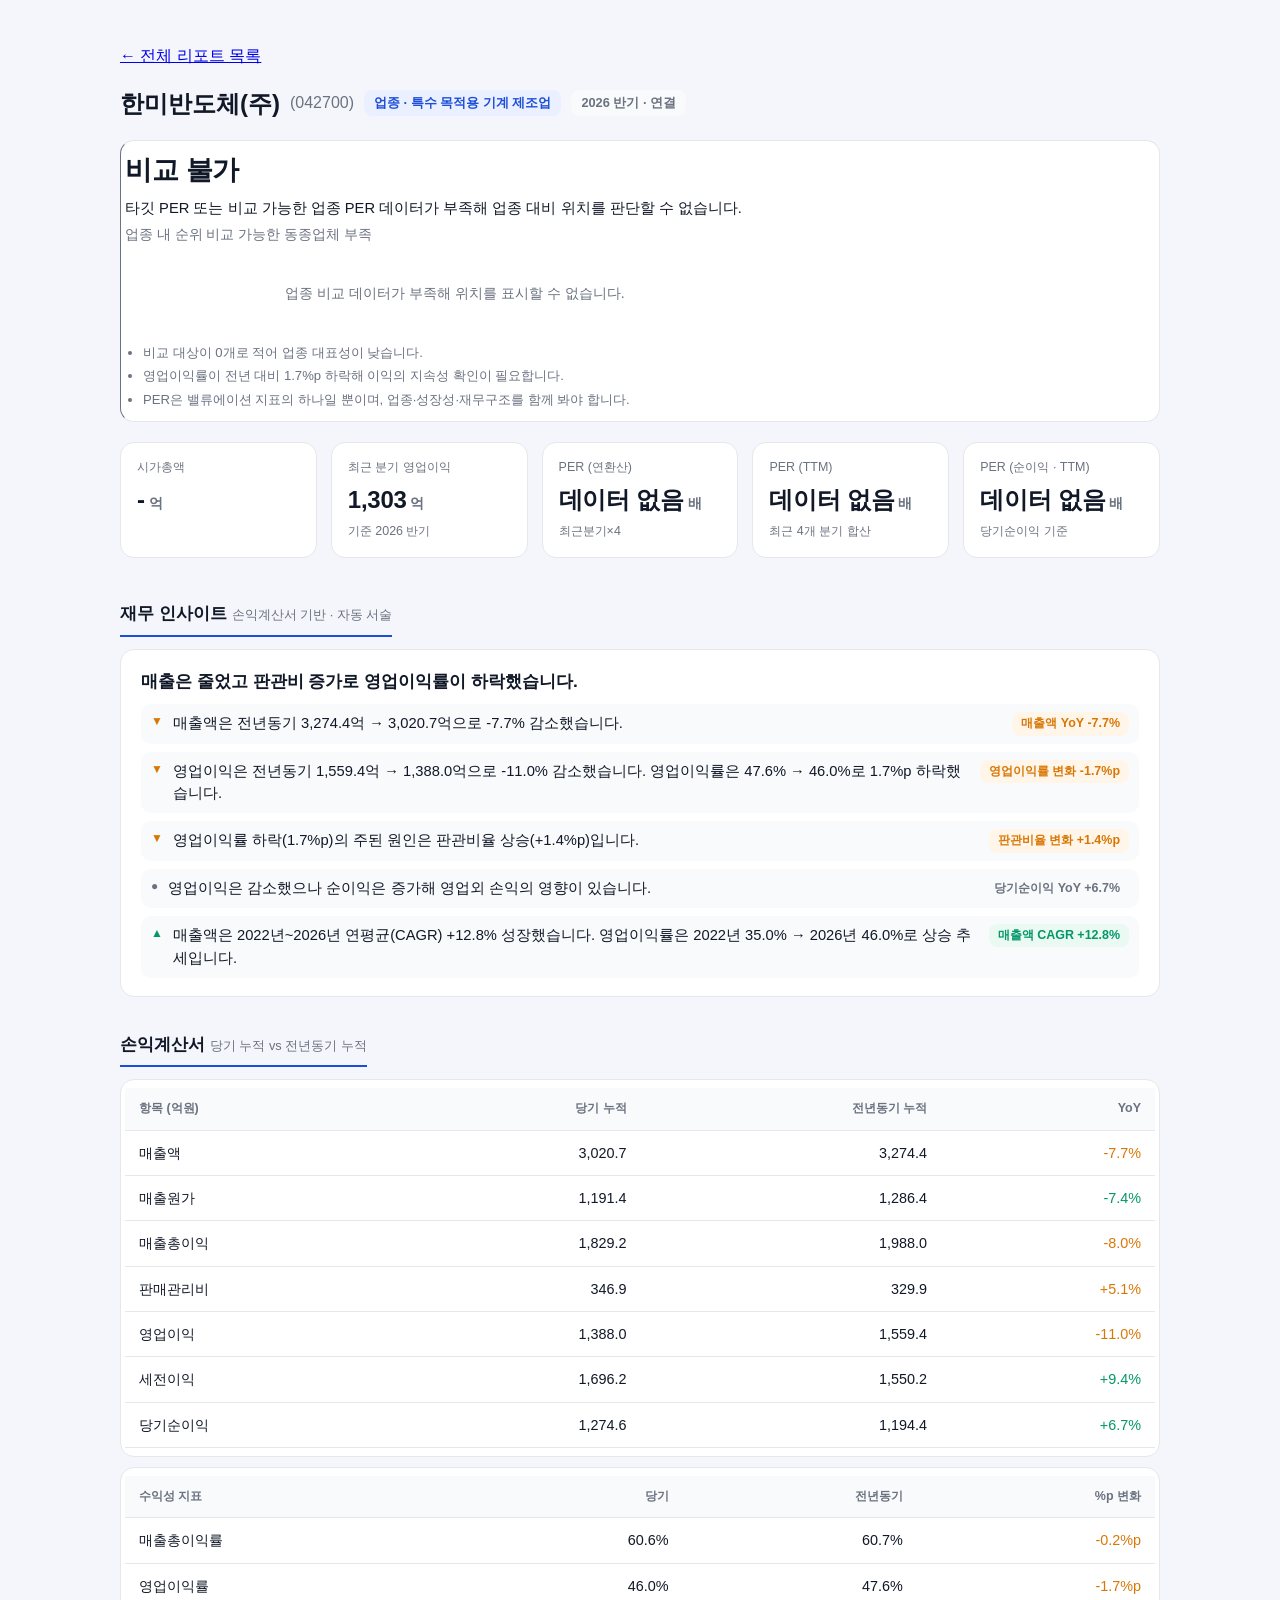
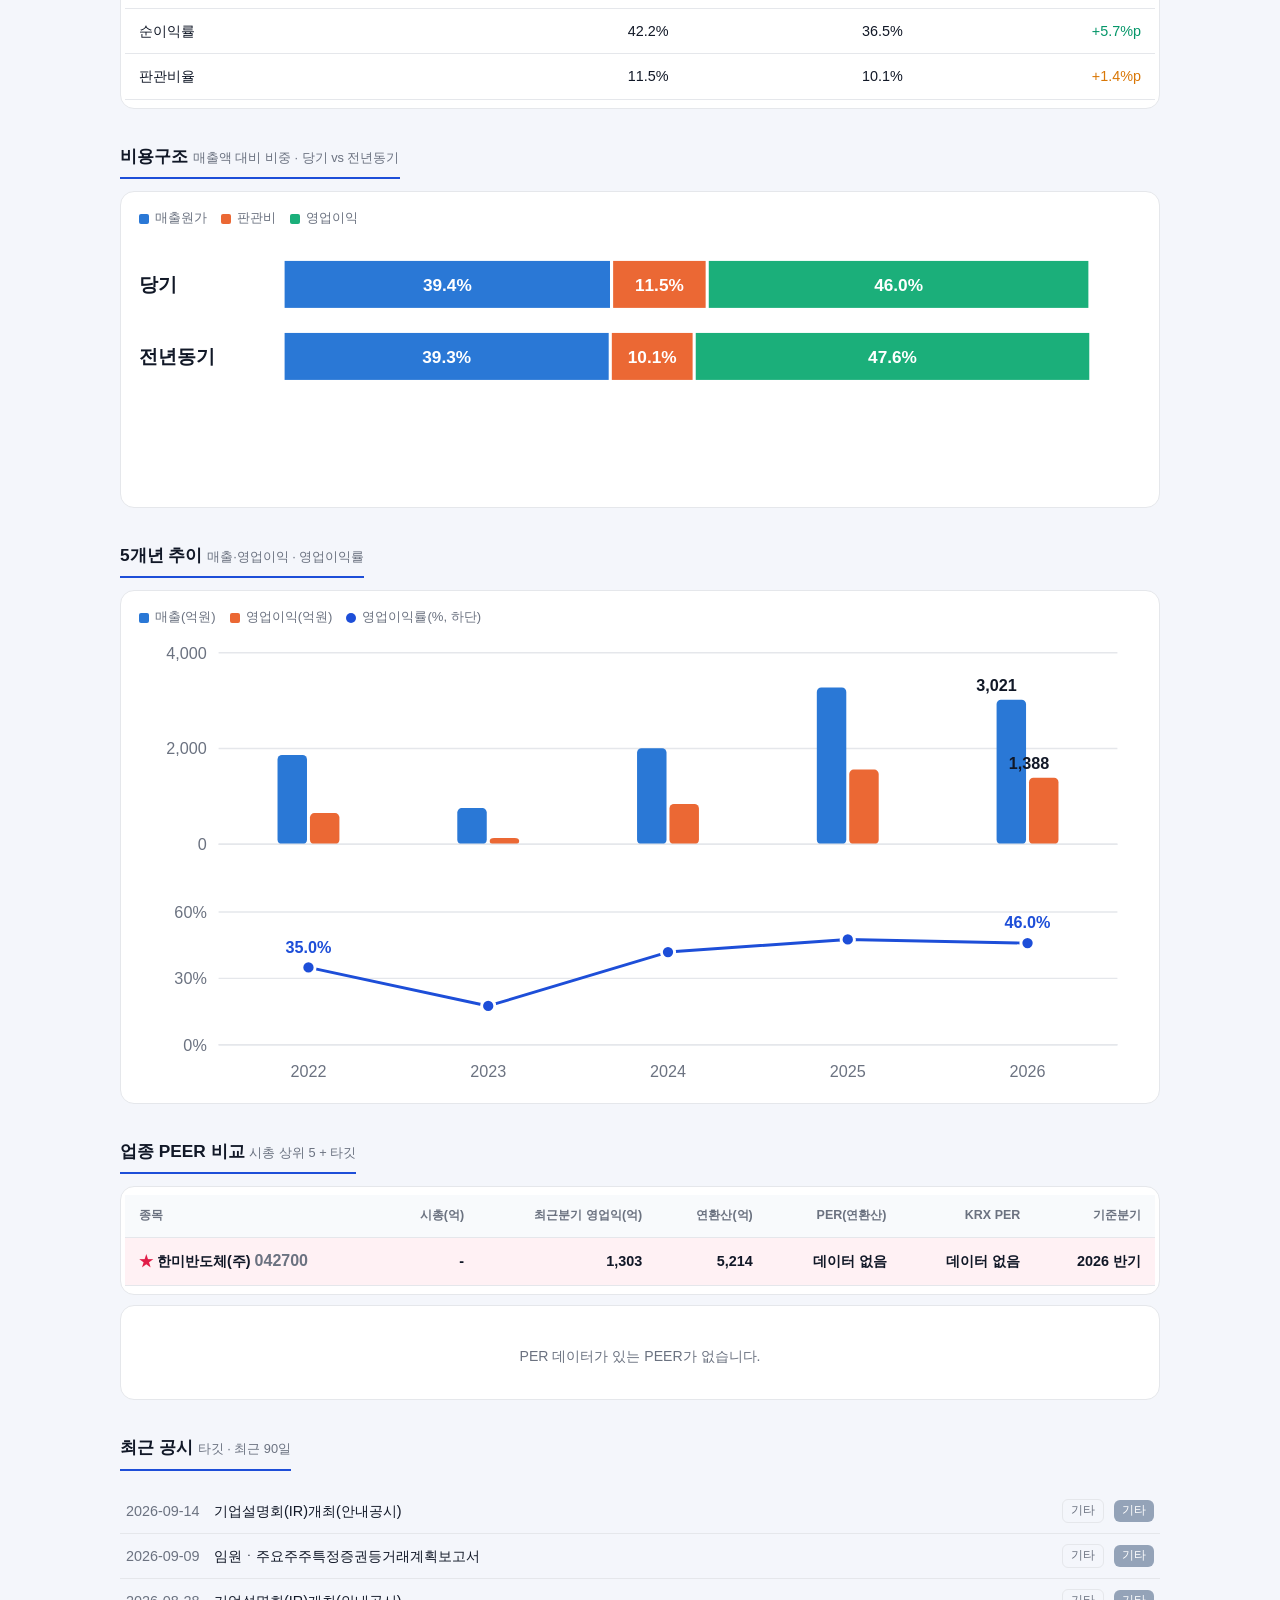
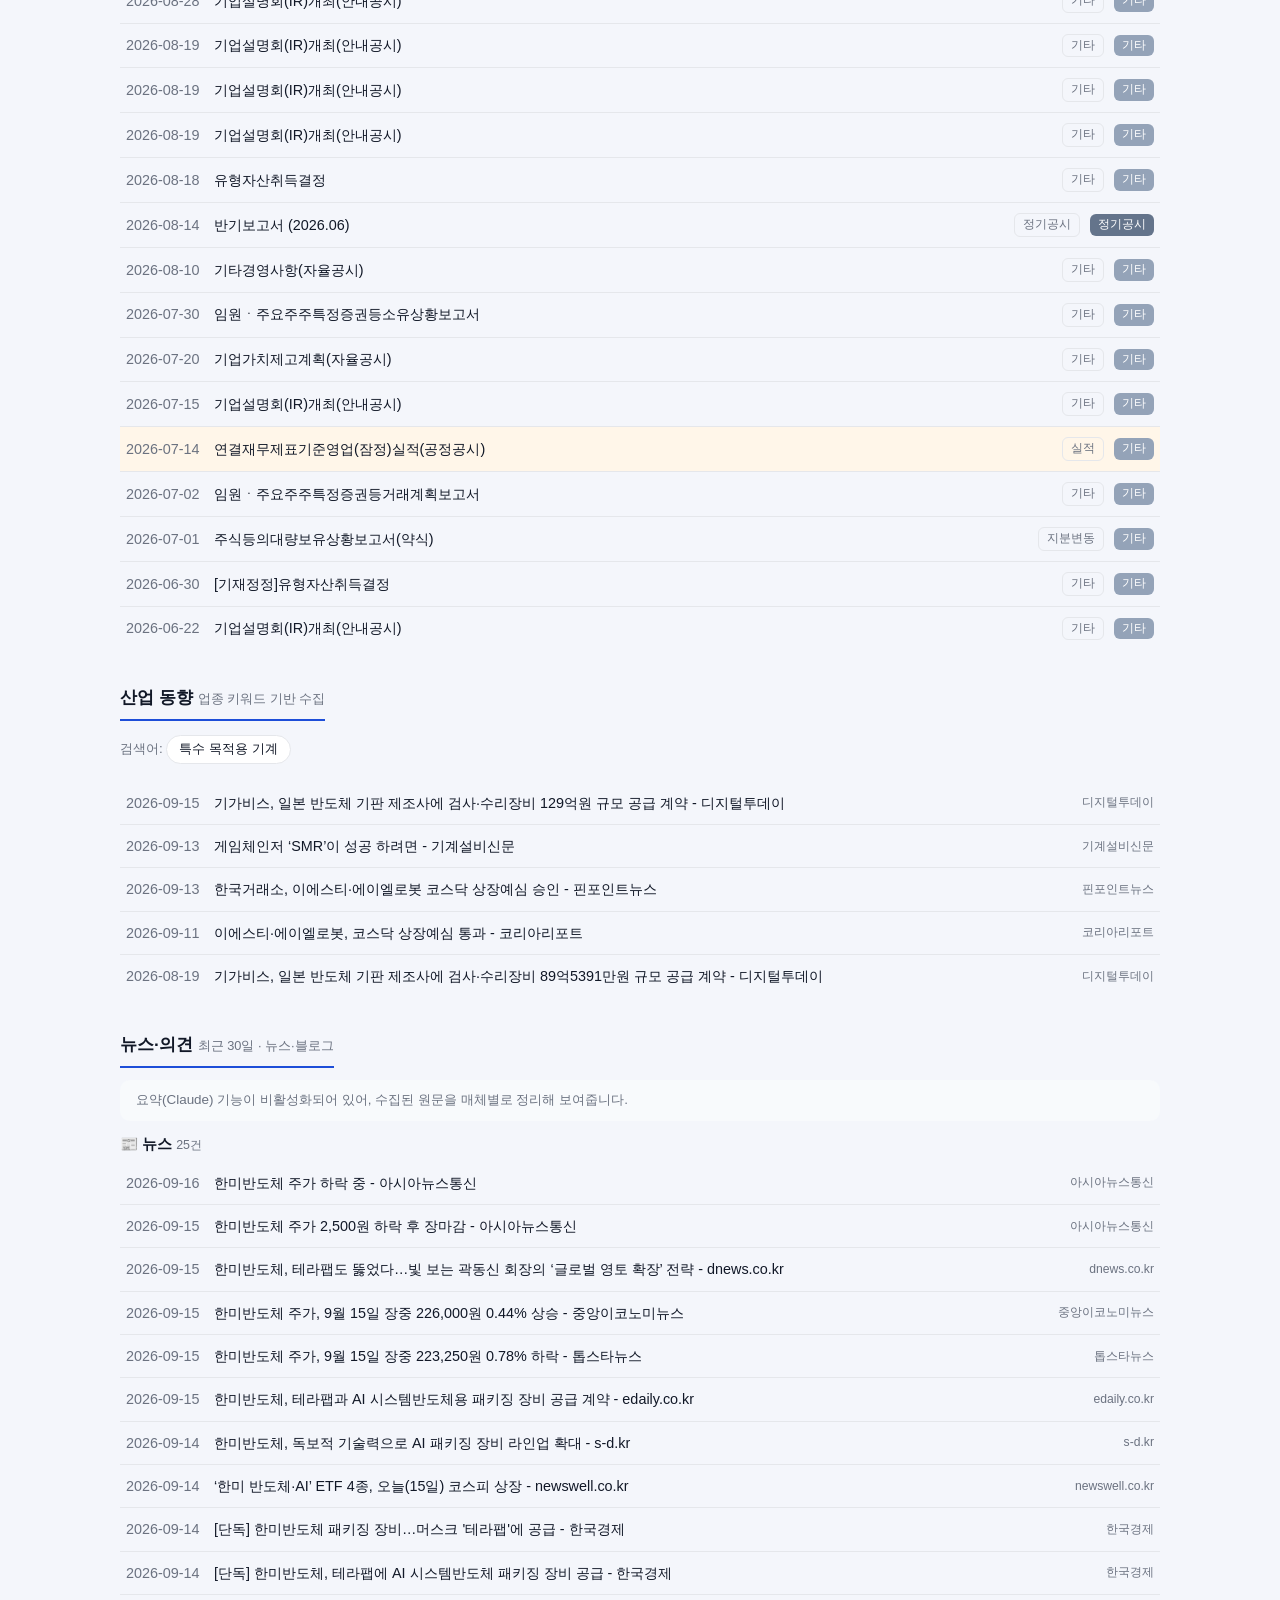
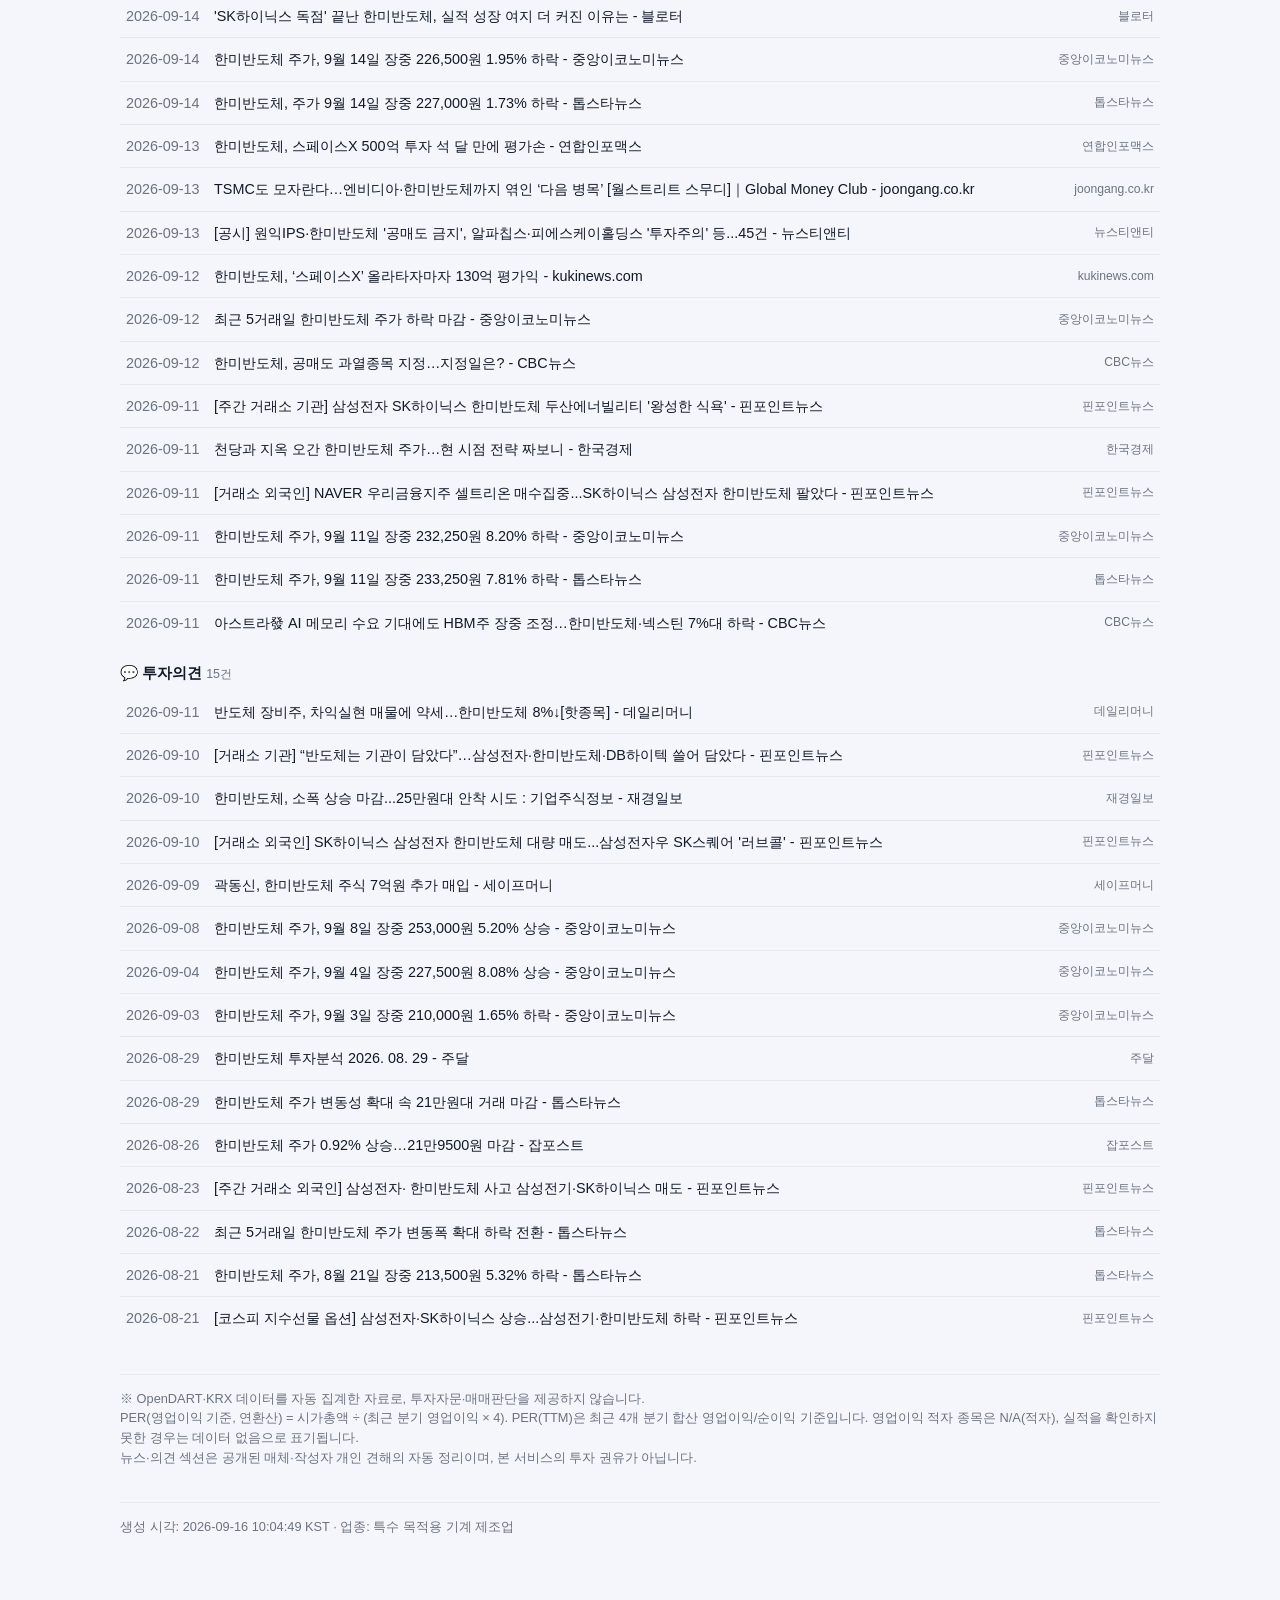
<file: 한미반도체(주).html>
<!doctype html>
<html lang="ko">
<head>
<meta charset="utf-8">
<meta name="viewport" content="width=device-width, initial-scale=1">
<title>한미반도체(주)(042700) PER·PEER 분석 리포트 · 2026-09-16 10:04:49</title>
<style>
:root{
  --bg:#f4f6fb; --panel:#ffffff; --fg:#111827; --muted:#6b7280; --line:#e5e7eb;
  --brand:#1d4ed8; --brand-soft:#eaf0ff; --target:#e11d48; --target-soft:#fff1f4;
  --good:#059669; --warn:#d97706; --head:#f8fafc; --chip:#5b8cff;
  --good-soft:#eafaf3; --warn-soft:#fff6e9;
  --series-1:#2a78d6; --series-2:#eb6834; --series-3:#1baf7a;
  --shadow:0 1px 3px rgba(16,24,40,.06),0 8px 24px rgba(16,24,40,.06);
}
@media (prefers-color-scheme:dark){
  :root{--bg:#0d1017;--panel:#151a22;--fg:#e6e9ef;--muted:#9aa3b2;--line:#252b36;
    --brand:#5b8cff;--brand-soft:#1a2440;--target:#fb7185;--target-soft:#2a1720;
    --good:#34d399;--warn:#fbbf24;--head:#1b212b;--chip:#3b6ae0;
    --good-soft:#122a20;--warn-soft:#332209;
    --series-1:#3987e5;--series-2:#d95926;--series-3:#199e70;
    --shadow:0 1px 3px rgba(0,0,0,.4),0 8px 24px rgba(0,0,0,.35);}
}
*{box-sizing:border-box}
body{margin:0;background:var(--bg);color:var(--fg);
  font-family:-apple-system,BlinkMacSystemFont,"Apple SD Gothic Neo","Segoe UI",Roboto,sans-serif;line-height:1.55}
.page{max-width:1080px;margin:0 auto;padding:28px 20px 80px}
.hidden{display:none !important}

/* 검색 */
.brand-row{display:flex;align-items:baseline;gap:10px}
h1{font-size:1.55rem;margin:0}
.sub{color:var(--muted);font-size:.9rem;margin:6px 0 22px}
.searchbar{display:flex;gap:10px;max-width:620px}
.searchbar input{flex:1;padding:13px 16px;border:1.5px solid var(--line);border-radius:12px;
  font-size:1rem;background:var(--panel);color:var(--fg)}
.searchbar input:focus{outline:none;border-color:var(--brand)}
.btn{padding:13px 22px;border:0;border-radius:12px;background:var(--brand);color:#fff;font-weight:700;font-size:1rem;cursor:pointer}
.btn:disabled{opacity:.6;cursor:default}
.examples{margin-top:14px;color:var(--muted);font-size:.85rem}
.tagpill{display:inline-block;border:1px solid var(--line);border-radius:999px;padding:3px 12px;margin:0 6px 6px 0;font-size:.82rem;cursor:pointer;background:var(--panel);color:var(--fg)}
.tagpill:hover{border-color:var(--brand);color:var(--brand)}

.error{background:var(--target-soft);color:var(--target);border:1px solid var(--target);border-radius:12px;
  padding:12px 16px;margin:14px 0;font-size:.9rem;max-width:620px}

/* 진행 */
.prog-wrap{max-width:620px}
.bar{height:10px;background:var(--line);border-radius:8px;overflow:hidden}
.fill{height:100%;width:0%;background:linear-gradient(90deg,var(--brand),var(--chip));border-radius:8px;transition:width .3s}
.steps{list-style:none;padding:0;margin:20px 0 0;display:grid;gap:10px}
.steps li{display:flex;align-items:center;gap:11px;font-size:.92rem;color:var(--muted)}
.steps li .ic{width:22px;height:22px;border-radius:50%;display:grid;place-items:center;font-size:.72rem;flex:none;
  border:1.5px solid var(--line);background:var(--panel)}
.steps li.done{color:var(--fg)} .steps li.done .ic{background:var(--good);border-color:var(--good);color:#fff}
.steps li.now{color:var(--fg);font-weight:600} .steps li.now .ic{border-color:var(--brand);color:var(--brand)}
.spin{width:12px;height:12px;border:2px solid var(--brand);border-top-color:transparent;border-radius:50%;animation:spin .7s linear infinite}
@keyframes spin{to{transform:rotate(360deg)}}
.prog-caption{margin-top:16px;font-size:.86rem;color:var(--muted)}
.prog-caption b{color:var(--fg)}

/* 결과 */
.result-head{display:flex;align-items:center;gap:10px;flex-wrap:wrap}
.result-head h1{font-size:1.5rem;margin:0}
.code{color:var(--muted);font-size:1rem}
.sector-chip,.basis-chip{background:var(--brand-soft);color:var(--brand);border-radius:8px;padding:3px 10px;font-size:.8rem;font-weight:600}
.basis-chip{background:var(--head);color:var(--muted)}

/* 밸류에이션 카드(hero) */
.hero-card{margin-top:18px;padding:22px 24px;border-left:5px solid var(--line)}
.hero-card.tone-good{background:var(--good-soft);border-left-color:var(--good)}
.hero-card.tone-warn{background:var(--warn-soft);border-left-color:var(--warn)}
.hero-card.tone-neutral{border-left-color:var(--muted)}
.hero-top{display:flex;align-items:baseline;gap:14px;flex-wrap:wrap}
.hero-label{font-size:1.7rem;font-weight:800;letter-spacing:-.01em}
.hero-label.tone-good{color:var(--good)} .hero-label.tone-warn{color:var(--warn)} .hero-label.tone-neutral{color:var(--fg)}
.hero-discount{font-size:.95rem;color:var(--fg)}
.hero-discount b{font-variant-numeric:tabular-nums}
.hero-note{margin-top:6px;font-size:.92rem;color:var(--fg)}
.hero-rank{margin-top:4px;font-size:.85rem;color:var(--muted)}
.val-rank-n{font-weight:800;color:var(--fg);font-size:1rem}
.gauge-wrap{margin-top:14px;max-width:660px}
.gauge-svg{display:block;overflow:visible}
.gauge-lab{font-size:11px;fill:var(--fg)}
.gauge-lab.muted{fill:var(--muted)}
.gauge-lab.gauge-target{font-weight:700}
.hero-caveats{margin:14px 0 0;padding-left:18px;font-size:.82rem;color:var(--muted)}
.hero-caveats li{margin:3px 0}

/* KPI 행 */
.kpi-row{display:grid;grid-template-columns:repeat(5,1fr);gap:14px;margin:20px 0 8px}
.kpi{background:var(--panel);border:1px solid var(--line);border-radius:14px;padding:15px 16px}
.kpi .lab{font-size:.78rem;color:var(--muted)}
.kpi .val{font-size:1.5rem;font-weight:800;margin-top:4px;letter-spacing:-.01em}
.kpi .val small{font-size:.9rem;font-weight:600;color:var(--muted)}
.kpi.kpi-warn{background:var(--warn-soft);border-color:var(--warn)}
.kpi .note{font-size:.78rem;margin-top:4px}
.note.good{color:var(--good)} .note.warn{color:var(--warn)} .note.muted{color:var(--muted)}

h2{font-size:1.08rem;margin:34px 0 12px;padding-bottom:8px;border-bottom:2px solid var(--brand);display:inline-block}
h2 .hint{font-size:.8rem;color:var(--muted);font-weight:500}
.card{background:var(--panel);border:1px solid var(--line);border-radius:14px;padding:8px 4px}
.chart-card{padding:16px 18px 8px}
.chart-empty{padding:24px 8px;text-align:center;color:var(--muted);font-size:.88rem}

.table-scroll{overflow-x:auto}
table{width:100%;border-collapse:collapse;font-size:.9rem}
th,td{padding:11px 14px;border-bottom:1px solid var(--line);white-space:nowrap;text-align:left}
th{background:var(--head);color:var(--muted);font-size:.78rem;font-weight:600}
td.num,th.num{text-align:right;font-variant-numeric:tabular-nums}
tr.target td{background:var(--target-soft);font-weight:700}
tr.target td:first-child::before{content:"★ ";color:var(--target)}
.badge-under{color:var(--good);font-weight:700}
.badge-over{color:var(--warn);font-weight:700}

.disc{list-style:none;padding:0;margin:6px 0 0}
.disc li{display:flex;align-items:center;gap:10px;padding:10px 6px;border-bottom:1px solid var(--line);font-size:.9rem}
.disc li:last-child{border-bottom:0}
.disc li.high{background:var(--warn-soft)}
.disc .d{color:var(--muted);font-variant-numeric:tabular-nums;width:78px;flex:none}
.disc .t{flex:1}
.disc .t a{color:inherit;text-decoration:none}
.disc .t a:hover{color:var(--brand);text-decoration:underline}
.disc .type{font-size:.72rem;color:#fff;border-radius:6px;padding:2px 8px;flex:none}
.type.reg{background:#64748b}.type.major{background:#d97706}.type.issue{background:#7c3aed}.type.etc{background:#94a3b8}
.cat-tag{font-size:.72rem;color:var(--muted);border:1px solid var(--line);border-radius:6px;padding:2px 8px;flex:none}
.src-tag{font-size:.76rem;color:var(--muted);flex:none}

/* 재무 인사이트 */
.fin-card{padding:18px 20px}
.fin-headline{font-size:1.08rem;font-weight:700;margin-bottom:10px}
.fin-list{list-style:none;margin:0;padding:0;display:grid;gap:8px}
.fin-item{display:flex;align-items:flex-start;gap:10px;font-size:.92rem;padding:8px 10px;border-radius:10px;background:var(--head)}
.fin-ic{flex:none;font-size:.75rem;line-height:1.5}
.fin-ic.tone-good{color:var(--good)} .fin-ic.tone-warn{color:var(--warn)} .fin-ic.tone-neutral{color:var(--muted)}
.fin-text{flex:1}
.fin-metric{flex:none;font-size:.78rem;font-weight:700;font-variant-numeric:tabular-nums;border-radius:8px;padding:2px 9px;white-space:nowrap}
.fin-metric.tone-good{color:var(--good);background:var(--good-soft)}
.fin-metric.tone-warn{color:var(--warn);background:var(--warn-soft)}
.fin-metric.tone-neutral{color:var(--muted);background:var(--head)}
.fin-empty{padding:14px 16px;color:var(--muted);font-size:.88rem}

/* 손익계산서 */
.stmt-table td.num.pos{color:var(--good)}
.stmt-table td.num.neg{color:var(--warn)}

/* 차트 범례/공용 SVG 텍스트 */
.legend-row{display:flex;flex-wrap:wrap;gap:14px;margin:0 0 10px;font-size:.82rem;color:var(--muted)}
.legend-item{display:inline-flex;align-items:center;gap:6px}
.legend-dot{width:10px;height:10px;border-radius:2px;display:inline-block}
.cost-svg,.trend-svg,.peer-svg{display:block;overflow:visible}
.stack-row-label{font-size:12px;fill:var(--fg);font-weight:600}
.seg-label{font-size:11px;font-weight:700}
.grid-line{stroke:var(--line);stroke-width:1}
.axis-line{stroke:var(--line);stroke-width:1}
.axis-lab{font-size:11px;fill:var(--muted)}
.bar-end-lab{font-size:11px;fill:var(--fg);font-weight:700;font-variant-numeric:tabular-nums}
.line-end-lab{font-size:11px;fill:var(--brand);font-weight:700;font-variant-numeric:tabular-nums}
.peer-name{font-size:.86rem;fill:var(--muted)}
.peer-name.target{fill:var(--target);font-weight:700}
.peer-val{font-size:.86rem;font-weight:700;fill:var(--fg);font-variant-numeric:tabular-nums}
.peer-val.muted{font-weight:400;fill:var(--muted)}
.median-line{stroke:var(--muted);stroke-width:2;stroke-dasharray:4 3}

/* 산업 동향 */
.terms-row{font-size:.84rem;color:var(--muted);margin:2px 0 12px}
.tagpill.static{cursor:default}
.tagpill.static:hover{border-color:var(--line);color:var(--fg)}
.industry-summary{padding:14px 16px;margin-bottom:10px;font-size:.9rem}
.industry-summary ul{margin:8px 0 0;padding-left:18px}
.industry-list{margin-top:2px}

/* 투자포인트·리스크 */
.ins-grid{display:grid;grid-template-columns:1fr 1fr;gap:16px}
.ins-card{padding:16px 18px;border-left:4px solid var(--line)}
.ins-card.ins-good{border-left-color:var(--good)}
.ins-card.ins-warn{border-left-color:var(--warn)}
.ins-card.ins-neutral{border-left-color:var(--muted)}
.ins-card ul{margin:0;padding-left:18px;font-size:.9rem}
.ins-card li{margin:4px 0}
.ins-title{font-weight:700;margin-bottom:8px}
.ins-title.tone-good{color:var(--good)}
.ins-title.tone-warn{color:var(--warn)}
.ins-title.tone-neutral{color:var(--fg)}
.src-ref{color:var(--brand);font-size:.78em}
.src-list{margin-top:12px;padding:12px 16px;font-size:.82rem;color:var(--muted)}
.src-list a{color:var(--brand);word-break:break-all}
.ins-empty{padding:14px 16px;color:var(--muted);font-size:.88rem}
.ins-banner{padding:10px 16px;margin-bottom:12px;border-radius:10px;background:var(--head);color:var(--muted);font-size:.84rem}
.src-group{margin-bottom:18px}
.src-group:last-child{margin-bottom:0}
.src-group-title{font-weight:700;font-size:.92rem;margin:0 0 4px}
.src-group-title .hint{font-weight:500;color:var(--muted);font-size:.78rem}

@media (max-width:720px){
  .ins-grid{grid-template-columns:1fr}
}

.disclaimer{margin-top:34px;padding-top:14px;border-top:1px solid var(--line);color:var(--muted);font-size:.8rem}

@media (max-width:720px){
  .kpi-row{grid-template-columns:repeat(2,1fr)}
  .hero-card{padding:18px 16px}
  .hero-label{font-size:1.4rem}
  .page{padding:20px 14px 60px}
}

</style>
</head>
<body>
<div class="page">
  <p><a href="index.html">&larr; 전체 리포트 목록</a></p>
  <section id="view-result" class="view">
    <div id="result"></div>
  </section>
  <p class="disclaimer">생성 시각: 2026-09-16 10:04:49 KST · 업종: 특수 목적용 기계 제조업</p>
</div>
<script>
// 결과(res) 렌더링 — 라이브 앱(web/app.js)과 정적 리포트(scripts/build_site.py가 생성하는
// HTML)가 함께 사용하는 순수 렌더 로직. DOM에 값을 "그려 넣는" 것 외의 상태(폴링, 진행바 등)는
// 다루지 않는다. 라이브 SPA 전용 동작(검색 화면으로 복귀)은 #view-search 존재 여부로
// 감지해서만 덧붙인다 — 정적 리포트에는 그 화면 자체가 없기 때문이다.
//
// 차트는 전부 인라인 SVG로 이 파일 안에서 생성한다(외부 라이브러리/CDN 없음 — 정적
// Pages 빌드가 자기완결형을 유지해야 한다). 색상은 CSS 커스텀 프로퍼티(--fg, --muted,
// --brand, --target, --good, --warn, --panel, --line, --series-1/2/3)를 통해 라이트/다크
// 테마를 함께 지원한다.
const $ = (s) => document.querySelector(s);

const REPRT_LABEL = { Q1: "1분기", HALF: "반기", Q3: "3분기", ANNUAL: "4분기" };
const FS_DIV_LABEL = { CFS: "연결", OFS: "별도" };

const fmt = (v, dp = 1) => (typeof v === "number" && !Number.isNaN(v)
  ? v.toLocaleString("ko-KR", { minimumFractionDigits: dp, maximumFractionDigits: dp })
  : "-");

const fmtSigned = (v, dp = 1) => (typeof v === "number" && !Number.isNaN(v)
  ? (v > 0 ? "+" : "") + fmt(v, dp)
  : "-");

function fmtMetric(m) {
  if (!m || typeof m.value !== "number" || Number.isNaN(m.value)) return "-";
  return fmtSigned(m.value, 1) + (m.unit || "");
}

// PER(영업이익 기준) 셀: 결측 사유(per_status)에 따라 "적자"와 "데이터 없음"을 구분해서
// 표기한다. per_status가 없는 값(적자 여부를 판단할 근거가 없는 경우)은 항상 "데이터 없음".
function perCell(v, status) {
  if (typeof v === "number" && !Number.isNaN(v)) return fmt(v, 1);
  return status === "loss" ? "N/A(적자)" : "데이터 없음";
}

// KRX PER 컬럼은 영업이익 데이터를 근거로 하지 않으므로(단순 시세 교차검증용) "적자"라고
// 단정할 근거가 없다 — 값이 없으면 항상 "데이터 없음"으로만 표기한다.
function krxPerCell(v) {
  return (typeof v === "number" && !Number.isNaN(v)) ? fmt(v, 1) : "데이터 없음";
}

function basisLabel(row) {
  if (!row || !row.year || !row.reprt_key) return "-";
  const q = REPRT_LABEL[row.reprt_key] || row.reprt_key;
  const suffix = row.fs_div === "OFS" ? "(별도)" : "";
  return row.year + " " + q + suffix;
}

function periodLabel(row) {
  if (!row || !row.year || !row.reprt_key) return "-";
  const q = REPRT_LABEL[row.reprt_key] || row.reprt_key;
  const fs = FS_DIV_LABEL[row.fs_div] || "연결";
  return row.year + " " + q + " · " + fs;
}

function perBadgeClass(v, median, insufficientPeers) {
  if (insufficientPeers) return "";
  if (typeof v !== "number" || typeof median !== "number") return "";
  if (v < median) return "badge-under";
  if (v > median * 1.3) return "badge-over";
  return "";
}

function fmtDate(d) {
  if (typeof d === "string" && d.length === 8 && /^\d{8}$/.test(d)) {
    return d.slice(0, 4) + "-" + d.slice(4, 6) + "-" + d.slice(6, 8);
  }
  return d || "-";
}

function escapeHtml(s) {
  return String(s == null ? "" : s)
    .replace(/&/g, "&amp;").replace(/</g, "&lt;").replace(/>/g, "&gt;")
    .replace(/"/g, "&quot;").replace(/'/g, "&#39;");
}

// 밸류에이션 level -> 색상 토큰/텍스트 클래스. deep_discount/discount(저평가)는 긍정,
// inline(업종 평균)은 중립, premium/high_premium(고평가)은 경계. "unavailable"은 중립 처리.
const LEVEL_TONE = {
  deep_discount: "good", discount: "good",
  inline: "neutral",
  premium: "warn", high_premium: "warn",
  unavailable: "neutral",
};

function levelTone(level) {
  return LEVEL_TONE[level] || "neutral";
}

// ---------------------------------------------------------------------------
// 공용 SVG 헬퍼
// ---------------------------------------------------------------------------

function chartEmpty(label) {
  return '<div class="chart-empty">' + escapeHtml(label || "데이터 없음") + "</div>";
}

function niceMax(v) {
  if (!(v > 0)) return 1;
  const mag = Math.pow(10, Math.floor(Math.log10(v)));
  const steps = [1, 1.2, 1.5, 2, 2.5, 3, 4, 5, 6, 8, 10];
  for (const s of steps) {
    if (v <= s * mag) return s * mag;
  }
  return 10 * mag;
}

// ---------------------------------------------------------------------------
// 1) 헤더
// ---------------------------------------------------------------------------

function renderHeader(t, overview) {
  const sector = overview && (overview.sector || overview.industry);
  const sectorChip = sector
    ? '<span class="sector-chip">업종 · ' + escapeHtml(sector) + "</span>" : "";
  return (
    '<div class="result-head">' +
      "<h1>" + escapeHtml(t.name) + '</h1><span class="code">(' + escapeHtml(t.stock_code || "") + ")</span>" +
      sectorChip +
      '<span class="basis-chip">' + escapeHtml(periodLabel(t)) + "</span>" +
    "</div>"
  );
}

// ---------------------------------------------------------------------------
// 2) 밸류에이션 카드(hero) + 위치 게이지
// ---------------------------------------------------------------------------

function svgGauge(min, max, median, target, tone) {
  const vals = [min, max, median, target];
  if (vals.some((v) => typeof v !== "number" || Number.isNaN(v)) || !(max > min)) {
    return chartEmpty("업종 비교 데이터가 부족해 위치를 표시할 수 없습니다.");
  }
  const W = 640, H = 96, padL = 46, padR = 46, trackY = 44, trackH = 10;
  const innerW = W - padL - padR;
  const clamp = (v) => Math.min(Math.max(v, min), max);
  const x = (v) => padL + ((clamp(v) - min) / (max - min)) * innerW;
  const dotColor = "var(--" + tone + ")";
  const tx = x(target), mx = x(median);
  // 라벨 겹침 방지: 타깃/중앙값 라벨이 너무 가까우면 세로로 살짝 어긋나게 배치.
  const closeLabels = Math.abs(tx - mx) < 70;
  return (
    '<svg class="gauge-svg" viewBox="0 0 ' + W + " " + H + '" width="100%" role="img" preserveAspectRatio="xMidYMid meet">' +
      "<title>업종 PEER PER 범위(최소~최대) 대비 타깃 위치</title>" +
      '<rect x="' + padL + '" y="' + trackY + '" width="' + innerW + '" height="' + trackH +
        '" rx="5" fill="var(--line)"></rect>' +
      '<line x1="' + mx + '" y1="' + (trackY - 9) + '" x2="' + mx + '" y2="' + (trackY + trackH + 9) +
        '" stroke="var(--muted)" stroke-width="2"></line>' +
      '<text x="' + mx + '" y="' + (trackY - 14) + '" text-anchor="middle" class="gauge-lab muted">중앙값 ' +
        fmt(median) + "배</text>" +
      '<circle cx="' + tx + '" cy="' + (trackY + trackH / 2) + '" r="8" fill="' + dotColor +
        '" stroke="var(--panel)" stroke-width="2"></circle>' +
      '<text x="' + tx + '" y="' + (trackY + trackH + (closeLabels ? 34 : 24)) +
        '" text-anchor="middle" class="gauge-lab gauge-target" fill="' + dotColor + '">타깃 ' + fmt(target) + "배</text>" +
      '<text x="' + padL + '" y="' + (trackY + trackH + 24) + '" text-anchor="start" class="gauge-lab muted">최소 ' +
        fmt(min) + "배</text>" +
      '<text x="' + (W - padR) + '" y="' + (trackY + trackH + 24) + '" text-anchor="end" class="gauge-lab muted">최대 ' +
        fmt(max) + "배</text>" +
    "</svg>"
  );
}

function renderValuationCard(valuation, stats, targetPer) {
  if (!valuation) return "";
  const tone = levelTone(valuation.level);
  const rankLine = (valuation.rank && valuation.total)
    ? ('<span class="val-rank-n">' + valuation.rank + "</span> / " + valuation.total + " (PER 낮을수록 상위)")
    : "비교 가능한 동종업체 부족";
  const discountLine = (typeof valuation.discount_pct === "number")
    ? ('업종 중앙값 대비 <b>' + fmtSigned(valuation.discount_pct, 1) + "%</b>")
    : "";
  const gauge = svgGauge(stats && stats.min, stats && stats.max, valuation.median, targetPer, tone);
  const caveats = (valuation.caveats || []).map((c) =>
    "<li>" + escapeHtml(c) + "</li>").join("");
  return (
    '<div class="card hero-card tone-' + tone + '">' +
      '<div class="hero-top">' +
        '<div class="hero-label tone-' + tone + '">' + escapeHtml(valuation.label || "-") + "</div>" +
        (discountLine ? '<div class="hero-discount">' + discountLine + "</div>" : "") +
      "</div>" +
      '<div class="hero-note">' + escapeHtml(valuation.note || "") + "</div>" +
      '<div class="hero-rank">업종 내 순위 ' + rankLine + "</div>" +
      '<div class="gauge-wrap">' + gauge + "</div>" +
      (caveats ? '<ul class="hero-caveats">' + caveats + "</ul>" : "") +
    "</div>"
  );
}

// ---------------------------------------------------------------------------
// 3) KPI 행
// ---------------------------------------------------------------------------

function kpiTile(label, valueHtml, note, extraClass) {
  return (
    '<div class="kpi' + (extraClass ? " " + extraClass : "") + '">' +
      '<div class="lab">' + escapeHtml(label) + "</div>" +
      '<div class="val">' + valueHtml + "</div>" +
      (note ? '<div class="note muted">' + note + "</div>" : "") +
    "</div>"
  );
}

function renderKpiRow(t) {
  const ttmNote = t.ttm_complete ? "" : "최근 4개 분기 미확보 · 연환산 추정";
  const tiles = [
    kpiTile("시가총액", fmt(t.market_cap, 0) + '<small> 억</small>'),
    kpiTile("최근 분기 영업이익", fmt(t.op_3m, 0) + '<small> 억</small>', "기준 " + escapeHtml(basisLabel(t))),
    kpiTile("PER (연환산)", perCell(t.per_op_fwd != null ? t.per_op_fwd : t.per_op, t.per_status) + '<small> 배</small>',
      "최근분기×4"),
    kpiTile("PER (TTM)", perCell(t.per_op_ttm, t.per_status) + '<small> 배</small>',
      ttmNote || "최근 4개 분기 합산", ttmNote ? "kpi-warn" : ""),
    kpiTile("PER (순이익 · TTM)", perCell(t.per_net_ttm, t.per_status) + '<small> 배</small>',
      ttmNote || "당기순이익 기준", ttmNote ? "kpi-warn" : ""),
  ].join("");
  return '<div class="kpi-row">' + tiles + "</div>";
}

// ---------------------------------------------------------------------------
// 4) 재무 인사이트
// ---------------------------------------------------------------------------

const SEVERITY_ICON = { positive: "▲", negative: "▼", neutral: "●" };
const SEVERITY_TONE = { positive: "good", negative: "warn", neutral: "neutral" };

function renderFinancialInsight(fi) {
  if (!fi || (!fi.headline && !(fi.findings || []).length)) {
    return '<div class="card fin-empty">재무 인사이트를 계산할 재무제표 데이터가 부족합니다.</div>';
  }
  const items = (fi.findings || []).map((f) => {
    const tone = SEVERITY_TONE[f.severity] || "neutral";
    const icon = SEVERITY_ICON[f.severity] || "●";
    const metric = f.metric
      ? '<span class="fin-metric tone-' + tone + '">' + escapeHtml(f.metric.label) + " " +
        escapeHtml(fmtMetric(f.metric)) + "</span>"
      : "";
    return (
      '<li class="fin-item tone-' + tone + '">' +
        '<span class="fin-ic tone-' + tone + '">' + icon + "</span>" +
        '<span class="fin-text">' + escapeHtml(f.text) + "</span>" +
        metric +
      "</li>"
    );
  }).join("");
  return (
    '<div class="card fin-card">' +
      (fi.headline ? '<div class="fin-headline">' + escapeHtml(fi.headline) + "</div>" : "") +
      '<ul class="fin-list">' + (items || "<li>해당 없음</li>") + "</ul>" +
    "</div>"
  );
}

// ---------------------------------------------------------------------------
// 5) 손익계산서 + 마진 + 비용구조 차트
// ---------------------------------------------------------------------------

const IS_ROWS = ["매출액", "매출원가", "매출총이익", "판매관리비", "영업이익", "세전이익", "당기순이익"];
// 비용 성격 항목(매출원가/판매관리비)은 증가가 불리한 신호이므로 색상 방향을 반전한다 —
// 그 외(매출액/이익 계열)는 증가가 유리한 신호이므로 그대로 둔다.
const IS_COST_ROWS = { 매출원가: true, 판매관리비: true };

function yoy(cur, prev) {
  if (typeof cur !== "number" || typeof prev !== "number" || prev === 0) return null;
  return (cur - prev) / Math.abs(prev) * 100;
}

function renderIncomeStatement(incomeStatement, margins) {
  if (!incomeStatement) {
    return '<div class="card fin-empty">손익계산서 데이터가 없습니다.</div>';
  }
  const rows = IS_ROWS.map((label) => {
    const row = incomeStatement[label] || {};
    const cur = row.cur_cum, prev = row.prev_cum;
    const chg = yoy(cur, prev);
    const favorable = IS_COST_ROWS[label] ? (typeof chg === "number" ? -chg : null) : chg;
    const chgCls = typeof favorable === "number" ? (favorable > 0 ? "pos" : favorable < 0 ? "neg" : "") : "";
    return (
      "<tr><td>" + escapeHtml(label) + '</td><td class="num">' + fmt(cur, 1) +
      '</td><td class="num">' + fmt(prev, 1) + '</td><td class="num ' + chgCls + '">' +
      (typeof chg === "number" ? fmtSigned(chg, 1) + "%" : "-") + "</td></tr>"
    );
  }).join("");

  const stmtTable =
    '<div class="card table-scroll"><table class="stmt-table"><thead><tr>' +
      "<th>항목 (억원)</th><th class=\"num\">당기 누적</th><th class=\"num\">전년동기 누적</th><th class=\"num\">YoY</th>" +
    "</tr></thead><tbody>" + rows + "</tbody></table></div>";

  let marginTable = "";
  if (margins) {
    const mrows = [
      ["매출총이익률", margins.gross_margin, false],
      ["영업이익률", margins.op_margin, false],
      ["순이익률", margins.net_margin, false],
      ["판관비율", margins.sga_ratio, true], // 비용 비율 — 상승이 불리하므로 색상 반전
    ].map(([label, m, invert]) => {
      m = m || {};
      const favorable = typeof m.delta === "number" ? (invert ? -m.delta : m.delta) : null;
      const dCls = typeof favorable === "number" ? (favorable > 0 ? "pos" : favorable < 0 ? "neg" : "") : "";
      return (
        "<tr><td>" + label + '</td><td class="num">' + fmt(m.cur, 1) + "%</td><td class=\"num\">" +
        fmt(m.prev, 1) + '%</td><td class="num ' + dCls + '">' +
        (typeof m.delta === "number" ? fmtSigned(m.delta, 1) + "%p" : "-") + "</td></tr>"
      );
    }).join("");
    marginTable =
      '<div class="card table-scroll" style="margin-top:10px"><table class="stmt-table"><thead><tr>' +
        "<th>수익성 지표</th><th class=\"num\">당기</th><th class=\"num\">전년동기</th><th class=\"num\">%p 변화</th>" +
      "</tr></thead><tbody>" + mrows + "</tbody></table></div>";
  }

  return stmtTable + marginTable;
}

function costShare(margins) {
  if (!margins) return null;
  const gm = margins.gross_margin, om = margins.op_margin, sg = margins.sga_ratio;
  if (!gm || !om || !sg) return null;
  if ([gm.cur, gm.prev, om.cur, om.prev, sg.cur, sg.prev].some((v) => typeof v !== "number")) return null;
  return {
    cur: { cogs: 100 - gm.cur, sga: sg.cur, op: om.cur },
    prev: { cogs: 100 - gm.prev, sga: sg.prev, op: om.prev },
  };
}

function stackedSegment(xStart, width, height, y, fill, label, valueLabel, minLabelWidth) {
  const gap = width > 4 ? 1 : 0; // 2px 표면 갭(양쪽 1px씩)의 근사
  const w = Math.max(width - gap * 2, 0);
  const x = xStart + gap;
  const fits = w >= minLabelWidth;
  const textFill = "#fff";
  const text = fits
    ? '<text x="' + (x + w / 2) + '" y="' + (y + height / 2 + 4) +
      '" text-anchor="middle" class="seg-label" fill="' + textFill + '">' + escapeHtml(valueLabel) + "</text>"
    : "";
  return (
    '<rect x="' + x + '" y="' + y + '" width="' + w + '" height="' + height + '" fill="' + fill +
      '"><title>' + escapeHtml(label) + " " + escapeHtml(valueLabel) + "</title></rect>" + text
  );
}

function svgCostStructure(share) {
  if (!share) return chartEmpty("비용구조를 계산할 마진 데이터가 부족합니다.");
  const W = 640, barH = 30, rowGap = 46, padL = 92, padR = 16, top = 14;
  const innerW = W - padL - padR;
  const H = top + rowGap * 2 + barH + 30;
  const rows = [
    ["당기", share.cur],
    ["전년동기", share.prev],
  ];
  const segs = [
    { key: "cogs", label: "매출원가", color: "var(--series-1)" },
    { key: "sga", label: "판관비", color: "var(--series-2)" },
    { key: "op", label: "영업이익", color: "var(--series-3)" },
  ];
  let body = "";
  rows.forEach(([rowLabel, vals], i) => {
    const y = top + i * rowGap;
    body += '<text x="0" y="' + (y + barH / 2 + 4) + '" class="stack-row-label">' + escapeHtml(rowLabel) + "</text>";
    let cursor = padL;
    segs.forEach((s) => {
      const v = Math.max(vals[s.key] || 0, 0);
      const w = (v / 100) * innerW;
      body += stackedSegment(cursor, w, barH, y, s.color, s.label, fmt(v, 1) + "%", 34);
      cursor += w;
    });
  });
  const legend = segs.map((s) =>
    '<span class="legend-item"><span class="legend-dot" style="background:' + s.color + '"></span>' +
    escapeHtml(s.label) + "</span>").join("");
  return (
    '<div class="legend-row">' + legend + "</div>" +
    '<svg class="cost-svg" viewBox="0 0 ' + W + " " + H + '" width="100%" role="img">' +
      "<title>매출액 대비 비용구조(매출원가·판관비·영업이익 비중) — 당기 vs 전년동기</title>" +
      body +
    "</svg>"
  );
}

// ---------------------------------------------------------------------------
// 6) 5개년 추이(콤보: 매출·영업이익 막대 + 영업이익률 라인, 축 정렬된 2단 패널)
// ---------------------------------------------------------------------------

function svgTrendChart(trend) {
  const pts = (trend || []).filter((t) => t && typeof t.year === "number")
    .sort((a, b) => a.year - b.year);
  if (pts.length < 2) return chartEmpty("5개년 추이를 표시할 데이터가 부족합니다.");

  const W = 680;
  const padL = 54, padR = 16;
  const innerW = W - padL - padR;
  const n = pts.length;
  const slot = innerW / n;
  const barW = Math.min(20, slot * 0.32);

  // 상단 패널: 매출/영업이익 그룹 막대 (동일 단위 '억원' 공유 스케일)
  const topH = 130, topPadTop = 10, topBase = topPadTop + topH;
  const revMax = Math.max.apply(null, pts.map((p) => p.revenue || 0));
  const opMax = Math.max.apply(null, pts.map((p) => p.operating_income || 0));
  const sharedMax = niceMax(Math.max(revMax, opMax, 1));

  // 하단 패널: 영업이익률(%) 라인
  const botTop = topBase + 46, botH = 90, botBase = botTop + botH;
  const marginVals = pts.map((p) => (typeof p.op_margin === "number" ? p.op_margin : null));
  const marginKnown = marginVals.filter((v) => v !== null);
  const marginMax = niceMax(Math.max.apply(null, marginKnown.concat([1])) * 1.15);

  const H = botBase + 34;

  const xCenter = (i) => padL + slot * i + slot / 2;
  const yTop = (v) => topBase - (Math.max(v, 0) / sharedMax) * topH;
  const yBot = (v) => botBase - (Math.max(v, 0) / marginMax) * botH;

  // 상단 그리드(0, sharedMax) — hairline
  let gridTop = "";
  [0, 0.5, 1].forEach((f) => {
    const gy = topBase - f * topH;
    gridTop += '<line x1="' + padL + '" y1="' + gy + '" x2="' + (W - padR) + '" y2="' + gy +
      '" class="grid-line"></line>';
    gridTop += '<text x="' + (padL - 8) + '" y="' + (gy + 4) + '" text-anchor="end" class="axis-lab">' +
      fmt(sharedMax * f, 0) + "</text>";
  });

  let bars = "";
  pts.forEach((p, i) => {
    const cx = xCenter(i);
    const revV = p.revenue || 0, opV = p.operating_income || 0;
    const rx = cx - barW - 1, ox = cx + 1;
    const ry = yTop(revV), oy = yTop(opV);
    bars +=
      '<rect x="' + rx + '" y="' + ry + '" width="' + barW + '" height="' + (topBase - ry) +
        '" rx="3" fill="var(--series-1)"><title>매출 ' + p.year + "년 " + fmt(revV, 1) + "억</title></rect>" +
      '<rect x="' + ox + '" y="' + oy + '" width="' + barW + '" height="' + (topBase - oy) +
        '" rx="3" fill="var(--series-2)"><title>영업이익 ' + p.year + "년 " + fmt(opV, 1) + "억</title></rect>";
    // 마지막 해만 값 직접 라벨(끝점 강조) — 나머지는 툴팁/범례로.
    if (i === n - 1) {
      bars += '<text x="' + rx + '" y="' + (ry - 6) + '" text-anchor="middle" class="bar-end-lab">' +
        fmt(revV, 0) + "</text>";
      bars += '<text x="' + ox + '" y="' + (oy - 6) + '" text-anchor="middle" class="bar-end-lab">' +
        fmt(opV, 0) + "</text>";
    }
  });

  // 하단 그리드
  let gridBot = "";
  [0, 0.5, 1].forEach((f) => {
    const gy = botBase - f * botH;
    gridBot += '<line x1="' + padL + '" y1="' + gy + '" x2="' + (W - padR) + '" y2="' + gy +
      '" class="grid-line"></line>';
    gridBot += '<text x="' + (padL - 8) + '" y="' + (gy + 4) + '" text-anchor="end" class="axis-lab">' +
      fmt(marginMax * f, 0) + "%</text>";
  });

  let linePath = "", dots = "", first = true;
  pts.forEach((p, i) => {
    if (p.op_margin == null) { first = true; return; }
    const cx = xCenter(i), cy = yBot(p.op_margin);
    linePath += (first ? "M" : "L") + cx + " " + cy + " ";
    first = false;
    const isEnd = (i === n - 1) || (i === 0);
    dots += '<circle cx="' + cx + '" cy="' + cy + '" r="4.5" fill="var(--brand)" stroke="var(--panel)" ' +
      'stroke-width="2"><title>영업이익률 ' + p.year + "년 " + fmt(p.op_margin, 1) + "%</title></circle>";
    if (isEnd) {
      dots += '<text x="' + cx + '" y="' + (cy - 10) + '" text-anchor="middle" class="line-end-lab">' +
        fmt(p.op_margin, 1) + "%</text>";
    }
  });

  let xLabels = "";
  pts.forEach((p, i) => {
    xLabels += '<text x="' + xCenter(i) + '" y="' + (botBase + 22) + '" text-anchor="middle" class="axis-lab">' +
      p.year + "</text>";
  });

  const legend =
    '<div class="legend-row">' +
      '<span class="legend-item"><span class="legend-dot" style="background:var(--series-1)"></span>매출(억원)</span>' +
      '<span class="legend-item"><span class="legend-dot" style="background:var(--series-2)"></span>영업이익(억원)</span>' +
      '<span class="legend-item"><span class="legend-dot" style="background:var(--brand);border-radius:50%"></span>영업이익률(%, 하단)</span>' +
    "</div>";

  return (
    legend +
    '<svg class="trend-svg" viewBox="0 0 ' + W + " " + H + '" width="100%" role="img">' +
      "<title>5개년 매출·영업이익 추이 및 영업이익률 변화</title>" +
      gridTop + bars +
      '<line x1="' + padL + '" y1="' + topBase + '" x2="' + (W - padR) + '" y2="' + topBase +
        '" class="axis-line"></line>' +
      gridBot +
      '<path d="' + linePath.trim() + '" fill="none" stroke="var(--brand)" stroke-width="2" ' +
        'stroke-linejoin="round" stroke-linecap="round"></path>' +
      dots +
      '<line x1="' + padL + '" y1="' + botBase + '" x2="' + (W - padR) + '" y2="' + botBase +
        '" class="axis-line"></line>' +
      xLabels +
    "</svg>"
  );
}

// ---------------------------------------------------------------------------
// 7) PEER 비교 (표 + 네이티브 SVG 막대 차트)
// ---------------------------------------------------------------------------

function svgPeerChart(peers, median) {
  const rows = (peers || []).map((p) => ({
    name: p.name, isTarget: !!p.is_target,
    v: typeof p.per_op === "number" ? p.per_op : null,
    status: p.per_status,
  }));
  const valid = rows.map((r) => r.v).filter((v) => typeof v === "number");
  if (!valid.length) return chartEmpty("PER 데이터가 있는 PEER가 없습니다.");
  const maxV = niceMax(Math.max.apply(null, valid.concat(typeof median === "number" ? [median] : [])) * 1.12);

  const rowH = 30, gap = 8, padL = 132, padR = 56, top = 10;
  const innerW = 640 - padL - padR;
  const H = top + rows.length * (rowH + gap) + (typeof median === "number" ? 26 : 6);
  const x = (v) => (Math.max(v, 0) / maxV) * innerW;

  let body = "";
  rows.forEach((r, i) => {
    const y = top + i * (rowH + gap);
    const barColor = r.isTarget ? "var(--target)" : "var(--brand)";
    const nameCls = r.isTarget ? "peer-name target" : "peer-name";
    body += '<text x="' + (padL - 10) + '" y="' + (y + rowH / 2 + 4) + '" text-anchor="end" class="' + nameCls + '">' +
      (r.isTarget ? "★ " : "") + escapeHtml(r.name) + "</text>";
    if (typeof r.v === "number") {
      const w = x(r.v);
      body += '<rect x="' + padL + '" y="' + y + '" width="' + Math.max(w, 2) + '" height="' + rowH +
        '" rx="4" fill="' + barColor + '"><title>' + escapeHtml(r.name) + " PER " + fmt(r.v) + "배</title></rect>";
      body += '<text x="' + (padL + w + 8) + '" y="' + (y + rowH / 2 + 4) + '" class="peer-val">' +
        fmt(r.v) + "</text>";
    } else {
      body += '<rect x="' + padL + '" y="' + y + '" width="2" height="' + rowH +
        '" fill="var(--line)"></rect>';
      body += '<text x="' + (padL + 10) + '" y="' + (y + rowH / 2 + 4) + '" class="peer-val muted">' +
        (r.status === "loss" ? "N/A(적자)" : "데이터 없음") + "</text>";
    }
  });

  let medianLine = "";
  if (typeof median === "number") {
    const mx = padL + x(median);
    const my = top + rows.length * (rowH + gap);
    medianLine =
      '<line x1="' + mx + '" y1="0" x2="' + mx + '" y2="' + my + '" class="median-line"></line>' +
      '<text x="' + mx + '" y="' + (my + 16) + '" text-anchor="middle" class="axis-lab">업종 중앙값 ' +
        fmt(median) + "배</text>";
  }

  return (
    '<svg class="peer-svg" viewBox="0 0 640 ' + H + '" width="100%" role="img">' +
      "<title>업종 PEER PER(연환산) 비교, 타깃 강조</title>" +
      body + medianLine +
    "</svg>"
  );
}

// ---------------------------------------------------------------------------
// 8) 최근 공시
// ---------------------------------------------------------------------------

const DISC_TYPE_CLASS = { 정기공시: "reg", 주요사항: "major", 발행공시: "issue" };

function renderDisclosures(disclosures) {
  const items = (disclosures || []).slice(0, 20).map((d) => {
    const cls = DISC_TYPE_CLASS[d.type] || "etc";
    const highCls = d.importance === "high" ? " high" : "";
    const cat = d.category ? '<span class="cat-tag">' + escapeHtml(d.category) + "</span>" : "";
    const titleHtml = d.url
      ? '<a href="' + escapeHtml(d.url) + '" target="_blank" rel="noopener">' + escapeHtml(d.title) + "</a>"
      : escapeHtml(d.title);
    return (
      '<li class="' + cls + highCls + '"><span class="d">' + fmtDate(d.date) + '</span>' +
      '<span class="t">' + titleHtml + "</span>" + cat +
      '<span class="type ' + cls + '">' + escapeHtml(d.type) + "</span></li>"
    );
  }).join("");
  return '<ul class="disc">' + (items || "<li>최근 공시 없음</li>") + "</ul>";
}

// ---------------------------------------------------------------------------
// 9) 산업 동향
// ---------------------------------------------------------------------------

function renderIndustry(industry) {
  if (!industry || (!(industry.items || []).length && !(industry.terms || []).length)) {
    return '<div class="card fin-empty">수집된 산업 동향이 없습니다.</div>';
  }
  const terms = (industry.terms || []).map((t) =>
    '<span class="tagpill static">' + escapeHtml(t) + "</span>").join("");
  const summary = industry.summary;
  let summaryBlock = "";
  if (summary && summary.status === "ok") {
    const points = (summary.points || []).map((p) => {
      const sup = (p.sources || []).map((s) => "[" + s.n + "]").join("");
      return "<li>" + escapeHtml(p.text) + (sup ? ' <sup class="src-ref">' + escapeHtml(sup) + "</sup>" : "") + "</li>";
    }).join("");
    summaryBlock =
      '<div class="card industry-summary">' +
        (summary.summary ? "<p>" + escapeHtml(summary.summary) + "</p>" : "") +
        (points ? '<ul>' + points + "</ul>" : "") +
      "</div>";
  }
  const items = (industry.items || []).slice(0, 10).map((it) =>
    '<li><span class="d">' + escapeHtml(it.date || "-") + '</span>' +
    '<span class="t"><a href="' + escapeHtml(it.url || "#") + '" target="_blank" rel="noopener">' +
      escapeHtml(it.title) + "</a></span>" +
    '<span class="src-tag">' + escapeHtml(it.source || "") + "</span></li>"
  ).join("");
  return (
    (terms ? '<div class="terms-row">검색어: ' + terms + "</div>" : "") +
    summaryBlock +
    '<ul class="disc industry-list">' + (items || "<li>관련 산업 동향 기사가 없습니다.</li>") + "</ul>"
  );
}

// ---------------------------------------------------------------------------
// 10) 뉴스·의견
// ---------------------------------------------------------------------------

function insightItem(p) {
  const sup = (p.sources || []).map((s) => "[" + s.n + "]").join("");
  const supHtml = sup ? ' <sup class="src-ref">' + escapeHtml(sup) + "</sup>" : "";
  return "<li>" + escapeHtml(p.text) + supHtml + "</li>";
}

const KIND_LABEL = { news: "📰 뉴스", opinion: "💬 투자의견", blog: "✍️ 블로그" };
const KIND_ORDER = ["news", "opinion", "blog"];

function renderSourcesGrouped(sources) {
  const groups = {};
  (sources || []).forEach((s) => {
    const k = s.kind || "news";
    (groups[k] = groups[k] || []).push(s);
  });
  const keys = KIND_ORDER.filter((k) => groups[k] && groups[k].length)
    .concat(Object.keys(groups).filter((k) => KIND_ORDER.indexOf(k) === -1));
  if (!keys.length) return '<div class="fin-empty">최근 수집된 뉴스·의견 자료가 없습니다.</div>';
  return keys.map((k) => {
    const rows = groups[k].map((s) =>
      '<li><span class="d">' + escapeHtml(s.date || "-") + '</span>' +
      '<span class="t"><a href="' + escapeHtml(s.url || "#") + '" target="_blank" rel="noopener">' +
        escapeHtml(s.title) + "</a></span>" +
      '<span class="src-tag">' + escapeHtml(s.source || "") + "</span></li>"
    ).join("");
    return (
      '<div class="src-group">' +
        '<div class="src-group-title">' + (KIND_LABEL[k] || escapeHtml(k)) +
          ' <span class="hint">' + groups[k].length + "건</span></div>" +
        '<ul class="disc">' + rows + "</ul>" +
      "</div>"
    );
  }).join("");
}

function renderInsights(insights) {
  if (!insights) return "";
  if (insights.status === "ok") {
    const points = (insights.investment_points || []).map(insightItem).join("");
    const risks = (insights.risks || []).map(insightItem).join("");
    const views = (insights.analyst_views || []).map(insightItem).join("");
    const sources = (insights.sources || []).map((s) =>
      "[" + s.n + "] " + escapeHtml(s.title) + " · <i>" + escapeHtml(s.source) + "</i> · " +
      escapeHtml(s.date) + ' · <a href="' + escapeHtml(s.url || "#") + '" target="_blank" rel="noopener">' +
      escapeHtml(s.url) + "</a>"
    ).join("<br>");
    return (
      '<div class="ins-grid">' +
        '<div class="card ins-card ins-good"><div class="ins-title tone-good">📈 투자포인트</div>' +
          "<ul>" + (points || "<li>해당 없음</li>") + "</ul></div>" +
        '<div class="card ins-card ins-warn"><div class="ins-title tone-warn">⚠️ 리스크</div>' +
          "<ul>" + (risks || "<li>해당 없음</li>") + "</ul></div>" +
        (views ? '<div class="card ins-card ins-neutral"><div class="ins-title tone-neutral">💬 시각</div>' +
          "<ul>" + views + "</ul></div>" : "") +
      "</div>" +
      '<div class="card src-list"><b>출처</b> (최근 ' + (insights.window_days || 30) + "일)<br>" + (sources || "-") + "</div>"
    );
  }
  // status !== "ok" (disabled/no_data 등): 요약은 비활성이지만 원문 소스는 항상 보여준다.
  // "에러처럼 보이지 않게" — 안내 배너 + kind별로 묶은 원문 리스트를 정식 섹션처럼 구성한다.
  const notice = insights.status === "no_data"
    ? "최근 " + (insights.window_days || 30) + "일 내 관련 자료가 없습니다."
    : "요약(Claude) 기능이 비활성화되어 있어, 수집된 원문을 매체별로 정리해 보여줍니다.";
  return (
    '<div class="ins-banner">' + escapeHtml(notice) + "</div>" +
    renderSourcesGrouped(insights.sources)
  );
}

// ---------------------------------------------------------------------------
// 섹션 셸
// ---------------------------------------------------------------------------

function section(title, hint, bodyHtml) {
  return (
    "<h2>" + escapeHtml(title) + (hint ? ' <span class="hint">' + escapeHtml(hint) + "</span>" : "") + "</h2>" +
    bodyHtml
  );
}

// ---------------------------------------------------------------------------
// 메인 렌더
// ---------------------------------------------------------------------------

function render(res) {
  const t = res.target || {};
  const s = res.stats || {};
  const deepdive = res.deepdive || {};
  const valuation = res.valuation;
  const targetPer = typeof t.per_op_ttm === "number" ? t.per_op_ttm
    : (typeof t.per_op_fwd === "number" ? t.per_op_fwd : t.per_op);

  const rows = (res.peers || []).map((p) => {
    const cls = p.is_target ? ' class="target"' : "";
    const badge = p.is_target ? "" : perBadgeClass(p.per_op, s.median, s.insufficient_peers);
    return (
      "<tr" + cls + "><td>" + escapeHtml(p.name) + ' <span class="code">' + escapeHtml(p.stock_code || "") + "</span></td>" +
      '<td class="num">' + fmt(p.market_cap, 0) + "</td>" +
      '<td class="num">' + fmt(p.op_3m, 0) + "</td>" +
      '<td class="num">' + fmt(p.op_annualized, 0) + "</td>" +
      '<td class="num ' + badge + '">' + perCell(p.per_op, p.per_status) + "</td>" +
      '<td class="num">' + krxPerCell(p.krx_per) + "</td>" +
      '<td class="num basis">' + basisLabel(p) + "</td></tr>"
    );
  }).join("");

  const costChart = svgCostStructure(costShare(deepdive.margins));

  const html =
    renderHeader(t, deepdive.overview) +
    renderValuationCard(valuation, s, targetPer) +
    renderKpiRow(t) +

    section("재무 인사이트", "손익계산서 기반 · 자동 서술", renderFinancialInsight(res.financial_insight)) +

    section("손익계산서", "당기 누적 vs 전년동기 누적", renderIncomeStatement(deepdive.income_statement, deepdive.margins)) +
    section("비용구조", "매출액 대비 비중 · 당기 vs 전년동기", '<div class="card chart-card">' + costChart + "</div>") +

    section("5개년 추이", "매출·영업이익 · 영업이익률", '<div class="card chart-card">' + svgTrendChart(deepdive.trend) + "</div>") +

    section("업종 PEER 비교", "시총 상위 5 + 타깃",
      '<div class="card table-scroll"><table><thead><tr>' +
        "<th>종목</th><th class=\"num\">시총(억)</th><th class=\"num\">최근분기 영업익(억)</th>" +
        "<th class=\"num\">연환산(억)</th><th class=\"num\">PER(연환산)</th><th class=\"num\">KRX PER</th>" +
        "<th class=\"num\">기준분기</th>" +
      "</tr></thead><tbody>" + rows + "</tbody></table></div>" +
      '<div class="card chart-card" style="margin-top:10px">' + svgPeerChart(res.peers, s.median) + "</div>") +

    section("최근 공시", "타깃 · 최근 90일", renderDisclosures(res.disclosures)) +

    section("산업 동향", "업종 키워드 기반 수집", renderIndustry(res.industry)) +

    section("뉴스·의견", "최근 " + ((res.insights && res.insights.window_days) || 30) + "일 · 뉴스·블로그", renderInsights(res.insights)) +

    '<div class="disclaimer">※ OpenDART·KRX 데이터를 자동 집계한 자료로, 투자자문·매매판단을 제공하지 않습니다.<br>' +
    'PER(영업이익 기준, 연환산) = 시가총액 ÷ (최근 분기 영업이익 × 4). PER(TTM)은 최근 4개 분기 합산 영업이익/순이익 기준입니다. ' +
    "영업이익 적자 종목은 N/A(적자), 실적을 확인하지 못한 경우는 데이터 없음으로 표기됩니다.<br>" +
    "뉴스·의견 섹션은 공개된 매체·작성자 개인 견해의 자동 정리이며, 본 서비스의 투자 권유가 아닙니다.</div>";

  $("#result").innerHTML = html;

  // 라이브 SPA(web/index.html + app.js)에만 있는 "새로 검색" 버튼 — 정적 리포트에는
  // #view-search 화면 자체가 없으므로(요소가 없으면 showView/clearError 호출이 깨진다),
  // 그 화면이 실제로 존재할 때만 버튼을 덧붙인다.
  if (document.getElementById("view-search")) {
    $("#result").insertAdjacentHTML(
      "beforeend",
      '<div style="margin-top:24px"><button class="btn" id="again" type="button">새로 검색</button></div>'
    );
    document.getElementById("again").addEventListener("click", () => {
      $("#q").value = "";
      clearError();
      showView("search");
      $("#q").focus();
    });
  }
}

</script>
<script>
window.__RESULT__ = {"target": {"name": "한미반도체(주)", "stock_code": "042700", "market_cap": null, "op_3m": 1303.46798331, "op_annualized": 5213.87193324, "per_op": null, "per_status": "nodata", "krx_per": null, "year": 2026, "reprt_key": "HALF", "fs_div": "CFS", "is_target": true, "per_op_fwd": null, "per_op_ttm": null, "per_net_ttm": null, "ttm_complete": true}, "peers": [{"name": "한미반도체(주)", "stock_code": "042700", "market_cap": null, "op_3m": 1303.46798331, "op_annualized": 5213.87193324, "per_op": null, "per_status": "nodata", "krx_per": null, "year": 2026, "reprt_key": "HALF", "fs_div": "CFS", "is_target": true, "per_op_fwd": null, "per_op_ttm": null, "per_net_ttm": null, "ttm_complete": true}], "stats": {"median": null, "min": null, "max": null, "count": 0, "rank": null, "total": 0, "percentile": null, "insufficient_peers": true}, "disclosures": [{"date": "20260914", "title": "기업설명회(IR)개최(안내공시)              ", "rcept_no": "20260914800059", "type": "기타", "importance": "normal", "category": "기타", "url": "https://dart.fss.or.kr/dsaf001/main.do?rcpNo=20260914800059"}, {"date": "20260909", "title": "임원ㆍ주요주주특정증권등거래계획보고서", "rcept_no": "20260909000058", "type": "기타", "importance": "normal", "category": "기타", "url": "https://dart.fss.or.kr/dsaf001/main.do?rcpNo=20260909000058"}, {"date": "20260828", "title": "기업설명회(IR)개최(안내공시)              ", "rcept_no": "20260828800101", "type": "기타", "importance": "normal", "category": "기타", "url": "https://dart.fss.or.kr/dsaf001/main.do?rcpNo=20260828800101"}, {"date": "20260819", "title": "기업설명회(IR)개최(안내공시)              ", "rcept_no": "20260819800096", "type": "기타", "importance": "normal", "category": "기타", "url": "https://dart.fss.or.kr/dsaf001/main.do?rcpNo=20260819800096"}, {"date": "20260819", "title": "기업설명회(IR)개최(안내공시)              ", "rcept_no": "20260819800095", "type": "기타", "importance": "normal", "category": "기타", "url": "https://dart.fss.or.kr/dsaf001/main.do?rcpNo=20260819800095"}, {"date": "20260819", "title": "기업설명회(IR)개최(안내공시)              ", "rcept_no": "20260819800093", "type": "기타", "importance": "normal", "category": "기타", "url": "https://dart.fss.or.kr/dsaf001/main.do?rcpNo=20260819800093"}, {"date": "20260818", "title": "유형자산취득결정              ", "rcept_no": "20260818800167", "type": "기타", "importance": "normal", "category": "기타", "url": "https://dart.fss.or.kr/dsaf001/main.do?rcpNo=20260818800167"}, {"date": "20260814", "title": "반기보고서 (2026.06)", "rcept_no": "20260814003665", "type": "정기공시", "importance": "normal", "category": "정기공시", "url": "https://dart.fss.or.kr/dsaf001/main.do?rcpNo=20260814003665"}, {"date": "20260810", "title": "기타경영사항(자율공시)              ", "rcept_no": "20260810800065", "type": "기타", "importance": "normal", "category": "기타", "url": "https://dart.fss.or.kr/dsaf001/main.do?rcpNo=20260810800065"}, {"date": "20260730", "title": "임원ㆍ주요주주특정증권등소유상황보고서", "rcept_no": "20260730000042", "type": "기타", "importance": "normal", "category": "기타", "url": "https://dart.fss.or.kr/dsaf001/main.do?rcpNo=20260730000042"}, {"date": "20260720", "title": "기업가치제고계획(자율공시)              ", "rcept_no": "20260720800314", "type": "기타", "importance": "normal", "category": "기타", "url": "https://dart.fss.or.kr/dsaf001/main.do?rcpNo=20260720800314"}, {"date": "20260715", "title": "기업설명회(IR)개최(안내공시)              ", "rcept_no": "20260715800065", "type": "기타", "importance": "normal", "category": "기타", "url": "https://dart.fss.or.kr/dsaf001/main.do?rcpNo=20260715800065"}, {"date": "20260714", "title": "연결재무제표기준영업(잠정)실적(공정공시)              ", "rcept_no": "20260714800204", "type": "기타", "importance": "high", "category": "실적", "url": "https://dart.fss.or.kr/dsaf001/main.do?rcpNo=20260714800204"}, {"date": "20260702", "title": "임원ㆍ주요주주특정증권등거래계획보고서", "rcept_no": "20260702000197", "type": "기타", "importance": "normal", "category": "기타", "url": "https://dart.fss.or.kr/dsaf001/main.do?rcpNo=20260702000197"}, {"date": "20260701", "title": "주식등의대량보유상황보고서(약식)", "rcept_no": "20260701000639", "type": "기타", "importance": "normal", "category": "지분변동", "url": "https://dart.fss.or.kr/dsaf001/main.do?rcpNo=20260701000639"}, {"date": "20260630", "title": "[기재정정]유형자산취득결정              ", "rcept_no": "20260630801316", "type": "기타", "importance": "normal", "category": "기타", "url": "https://dart.fss.or.kr/dsaf001/main.do?rcpNo=20260630801316"}, {"date": "20260622", "title": "기업설명회(IR)개최(안내공시)              ", "rcept_no": "20260622800215", "type": "기타", "importance": "normal", "category": "기타", "url": "https://dart.fss.or.kr/dsaf001/main.do?rcpNo=20260622800215"}], "deepdive": {"overview": {"corp_name": "한미반도체(주)", "stock_code": "042700", "market": "KOSPI", "sector": "특수 목적용 기계 제조업", "industry": "특수 목적용 기계 제조업", "products": "반도체 후공정장비,반도체금형 제조/부동산 매매,임대", "ceo": "곽동신", "established": "1980-12-24", "homepage": "www.hanmisemi.com", "region": "인천광역시", "listing_date": "2005-07-22"}, "income_statement": {"매출액": {"cur_3m": 2511.63039356, "prev_3m": 1800.47311088, "cur_cum": 3020.65115926, "prev_cum": 3274.39097571}, "매출원가": {"cur_3m": 958.00626654, "prev_3m": 735.54583111, "cur_cum": 1191.43361204, "prev_cum": 1286.3900657}, "매출총이익": {"cur_3m": 1553.62412702, "prev_3m": 1064.92727977, "cur_cum": 1829.21754722, "prev_cum": 1988.00091001}, "판매관리비": {"cur_3m": 204.53519143, "prev_3m": 152.06865226, "cur_cum": 346.87575237, "prev_cum": 329.89765569}, "영업이익": {"cur_3m": 1303.46798331, "prev_3m": 863.08097687, "cur_cum": 1388.03055438, "prev_cum": 1559.40316473}, "세전이익": {"cur_3m": 1445.36724859, "prev_3m": 845.99083933, "cur_cum": 1696.20459206, "prev_cum": 1550.23255026}, "당기순이익": {"cur_3m": 1084.30749379, "prev_3m": 646.87278708, "cur_cum": 1274.62500631, "prev_cum": 1194.36146102}}, "margins": {"gross_margin": {"cur": 60.55706040773414, "prev": 60.71360826356216, "delta": -0.15654785582801622}, "op_margin": {"cur": 45.95136880089259, "prev": 47.624220085442545, "delta": -1.6728512845499566}, "net_margin": {"cur": 42.19702769724187, "prev": 36.47583535014543, "delta": 5.721192347096441}, "sga_ratio": {"cur": 11.483476048090827, "prev": 10.075084439739726, "delta": 1.408391608351101}}, "trend": [{"year": 2022, "revenue": 1863.71352026, "operating_income": 651.47028651, "net_income": 564.61955243, "op_margin": 34.9554950065027}, {"year": 2023, "revenue": 755.94298146, "operating_income": 132.51145542, "net_income": 1671.38911566, "op_margin": 17.529292376532464}, {"year": 2024, "revenue": 2007.9552883, "operating_income": 841.44133647, "net_income": 577.89885108, "op_margin": 41.90538212543525}, {"year": 2025, "revenue": 3274.39097571, "operating_income": 1559.40316473, "net_income": 1194.36146102, "op_margin": 47.624220085442545}, {"year": 2026, "revenue": 3020.65115926, "operating_income": 1388.03055438, "net_income": 1274.62500631, "op_margin": 45.95136880089259}], "basis": {"year": 2026, "reprt_key": "HALF", "fs_div": "CFS"}}, "insights": {"as_of": null, "window_days": 30, "investment_points": [], "risks": [], "analyst_views": [], "overall": "", "sources": [{"n": 1, "title": "한미반도체 주가 하락 중 - 아시아뉴스통신", "source": "아시아뉴스통신", "date": "2026-09-16", "url": "https://news.google.com/rss/articles/CBMiXEFVX3lxTFBBYWw3LUNpZGZqMm05SkZ1dC1KS0h6aU10RWtKdG1jMjNuMW9RQkFhOVlyS2pZdlFsT2hlTG1SNjI2YXhsNDZCX2VfcHNSMjBqOE04MEFwWmd4andV?oc=5", "kind": "news"}, {"n": 2, "title": "한미반도체 주가 2,500원 하락 후 장마감 - 아시아뉴스통신", "source": "아시아뉴스통신", "date": "2026-09-15", "url": "https://news.google.com/rss/articles/CBMidEFVX3lxTE9ab21UUG9hRmdxRzFOWmRRTVBRTy01YjRTWUVIWEtldTVIRjBsczlJVUUxNGtLMVVnVWtRUHdJM0FTR2tKNE9tMHVoT09lRmlKLWRvZXV1RFZBajNHM1dMZGtCTXdiRVRPekE3ZlpEcEF3SG5p?oc=5", "kind": "news"}, {"n": 3, "title": "한미반도체, 테라팹도 뚫었다…빛 보는 곽동신 회장의 ‘글로벌 영토 확장’ 전략 - dnews.co.kr", "source": "dnews.co.kr", "date": "2026-09-15", "url": "https://news.google.com/rss/articles/CBMidEFVX3lxTE5nM3UyWkVMRWF6R0dkR3dVVUpiU1RMRGlBeEdvYlI1Uk1mVmpYLTEzRUp1WXE5WEttS25JbEdpRDdBRGU2SXkzaWpQWHRNeTdKdmhNbk8zdzlkOGFtUDZWLWU5WmxaeVJ1TldpUmdCZ1pMVi1h?oc=5", "kind": "news"}, {"n": 4, "title": "한미반도체 주가, 9월 15일 장중 226,000원 0.44% 상승 - 중앙이코노미뉴스", "source": "중앙이코노미뉴스", "date": "2026-09-15", "url": "https://news.google.com/rss/articles/CBMickFVX3lxTE5xLXR2SmJjby1td05Sd2szeVBWT1RlWUVKalpON2txcktCbnRKZTdISnkxdWp4dDRCRDVYUEdrR3JyU29sdnNlUDQxU1NwWF9vSEg3MlljSzJXR01lRXl1OTAzMFcyMTJhY2VkRHFIaXpsdw?oc=5", "kind": "news"}, {"n": 5, "title": "한미반도체 주가, 9월 15일 장중 223,250원 0.78% 하락 - 톱스타뉴스", "source": "톱스타뉴스", "date": "2026-09-15", "url": "https://news.google.com/rss/articles/CBMickFVX3lxTE92N3JKSVlramJxbjk1Vm1JRmVXQldUdFBfZndSUklFZThXQmw2UzMwWnpEUXRZTUFZVk1UODJtN2pObG51TXlzSVVWZEtqR1V4VV9aOVFLRzJrMm5RRHA5eUdZX29vazMwWGJjZUlCTEE4QQ?oc=5", "kind": "news"}, {"n": 6, "title": "한미반도체, 테라팹과 AI 시스템반도체용 패키징 장비 공급 계약 - edaily.co.kr", "source": "edaily.co.kr", "date": "2026-09-15", "url": "https://news.google.com/rss/articles/CBMigAFBVV95cUxQbzVISEswaExGUkEzLVlXOTRadWVEdVBFQVNQcFJLcHlyU1RDNVdYM3dBYjkzNlhJM3RfWVd4cG9CcVJ0cnl3UU9ka01RUE9VWFFkd0FISlB0ellKbWlSZ2wtVUV3MlNiSWxHVElXTUUzd0RHXzlmRHBnZTZzVkJkRw?oc=5", "kind": "news"}, {"n": 7, "title": "한미반도체, 독보적 기술력으로 AI 패키징 장비 라인업 확대 - s-d.kr", "source": "s-d.kr", "date": "2026-09-14", "url": "https://news.google.com/rss/articles/CBMiYEFVX3lxTE9ZOWU2LUU2YUJ6Q09UbjlqMUxTSnl5VFlxajNxYktOZ1pzbFJwOHk2cUtJZm1LWE5jV2stYjF0MlJod0xYSVEwc2ZZa3lMZkxNS1JWOXdWN2JiQlFKaTBZZQ?oc=5", "kind": "news"}, {"n": 8, "title": "‘한미 반도체·AI’ ETF 4종, 오늘(15일) 코스피 상장 - newswell.co.kr", "source": "newswell.co.kr", "date": "2026-09-14", "url": "https://news.google.com/rss/articles/CBMibEFVX3lxTE8xOXRsUUxTZ2ZPRm82SjdSR3RCTFJKYW5fMzhfNnlpeFlPUldDRUxPT0RyYkJ5Q1FSc2NhZGNxUzhJX2FfVnMwS3FKcExBUlA2WXZ6UUZHbXVoQ3JrSnlFZUg3NnVCbDJBSkhiOA?oc=5", "kind": "news"}, {"n": 9, "title": "[단독] 한미반도체 패키징 장비…머스크 '테라팹'에 공급 - 한국경제", "source": "한국경제", "date": "2026-09-14", "url": "https://news.google.com/rss/articles/CBMiWkFVX3lxTE9Za29tQ3E1OHBILVJnXzJ2c2FmSnpUVlFwMDhvTDR1bGdaV2tkWnotN0tNek9YQVlKa1psZU4xdkRRZm81YTlxbC1GcnpMZHlUVVNPOHZuVlZ6UQ?oc=5", "kind": "news"}, {"n": 10, "title": "[단독] 한미반도체, 테라팹에 AI 시스템반도체 패키징 장비 공급 - 한국경제", "source": "한국경제", "date": "2026-09-14", "url": "https://news.google.com/rss/articles/CBMiWkFVX3lxTE9keEVkYUZOY042eDZTcFlrRm9aN3hxYkJ3dWtHbDB3TkNHYmVjLWhGbXJLYWZJYU42UFc3cGwwbXZFSDFlWVNGWHU2cldtY1ZfUnR3dGNtTWotZw?oc=5", "kind": "news"}, {"n": 11, "title": "'SK하이닉스 독점' 끝난 한미반도체, 실적 성장 여지 더 커진 이유는 - 블로터", "source": "블로터", "date": "2026-09-14", "url": "https://news.google.com/rss/articles/[base64]?oc=5", "kind": "news"}, {"n": 12, "title": "한미반도체 주가, 9월 14일 장중 226,500원 1.95% 하락 - 중앙이코노미뉴스", "source": "중앙이코노미뉴스", "date": "2026-09-14", "url": "https://news.google.com/rss/articles/CBMickFVX3lxTFBuaS01LS12ai0xZjF1TXJzNDZXUm1wVDNidWpld3BMOWE5M2JGc0hzc0ZIQkhaaU8wSWQxaXp2cm1NVjBGSDVFRzg2d0x0T0RpZkZZREMxakZZY3d5eDhDazZkR05tYWlZSXAydUtyekJnQQ?oc=5", "kind": "news"}, {"n": 13, "title": "한미반도체, 주가 9월 14일 장중 227,000원 1.73% 하락 - 톱스타뉴스", "source": "톱스타뉴스", "date": "2026-09-14", "url": "https://news.google.com/rss/articles/CBMickFVX3lxTE1xRlFYXzlReTAwTEpuSUdXSDBTYmRWOUo2VkIzZy1zYXc3d1l3aUV1NjNIMWUteGxieEtQb1R1bnF4cFYzWXg2YVUycjdzLTNSRHVOU2Jmb1o4M2t4V1lUaGd5X3NYZXQxbUtDLWNGQmFmZw?oc=5", "kind": "news"}, {"n": 14, "title": "한미반도체, 스페이스X 500억 투자 석 달 만에 평가손 - 연합인포맥스", "source": "연합인포맥스", "date": "2026-09-13", "url": "https://news.google.com/rss/articles/CBMicEFVX3lxTFBDck1XSGVwZjRaRVg0eF9SU2ZTZWY1T3hsbkFFN2FPNmg4N1plZ1g4UHVYYjlpN2lITFFBaFBsLUR1SnNUbVBONXlVSFhvWEgwQTljR3pYVmJvWVlZeFJHaG13dTNFRkZRTGRwd3hIcGw?oc=5", "kind": "news"}, {"n": 15, "title": "TSMC도 모자란다…엔비디아·한미반도체까지 엮인 ‘다음 병목’ [월스트리트 스무디]｜Global Money Club - joongang.co.kr", "source": "joongang.co.kr", "date": "2026-09-13", "url": "https://news.google.com/rss/articles/CBMiW0FVX3lxTE5leURzQ19aU1NLRTZROXNzcEIwSWFGVVZaZ0tfNkV6aldnTkFfWnFsdTk1dDFzNllhcmxWU2RFUDRvQTU5MkFQVFE0OWwtMm5sZ2JIWGs2OHhhaWM?oc=5", "kind": "news"}, {"n": 16, "title": "[공시] 원익IPS·한미반도체 '공매도 금지', 알파칩스·피에스케이홀딩스 '투자주의' 등...45건 - 뉴스티앤티", "source": "뉴스티앤티", "date": "2026-09-13", "url": "https://news.google.com/rss/articles/CBMiakFVX3lxTE84WWNTd1lXcEtvem9iWE16RHFKRTEzSEk5YmkzNmd1UmNTLXFiSTVWcEFYZ1NLNzFQa2tYRGY2dEh3SWFlcm80YWUxWTBMejRCMUJqQVY5ODhYSU1aaHh2b1ZqZTdaWW9XWnc?oc=5", "kind": "news"}, {"n": 17, "title": "한미반도체, ‘스페이스X’ 올라타자마자 130억 평가익 - kukinews.com", "source": "kukinews.com", "date": "2026-09-12", "url": "https://news.google.com/rss/articles/CBMiY0FVX3lxTE1na2pjZmxUMmRjSWNNSk8zYlY0MVpwUTdpMGttSkhhLWVXVUIxVWY3dGNlWWE4VmpNd3JrR1FpTUJOekI2WTRJTDAwZExNSndZR3UxMmVNazJfRmpncWhCVFo1OA?oc=5", "kind": "news"}, {"n": 18, "title": "최근 5거래일 한미반도체 주가 하락 마감 - 중앙이코노미뉴스", "source": "중앙이코노미뉴스", "date": "2026-09-12", "url": "https://news.google.com/rss/articles/CBMickFVX3lxTE1QQlNUeWhpOUMzZ3hPaGZfTTJMR2FSYlFGb0otb09BMHlFQkNJQ2dJOVJKNS15VzgxRHpPWUpERzlLRS1GdEEteFBYX0dhMzAxR3k1ckdEamJiUERfbnpjR2FJTlJ0amtmTE1yZ0FBU0M0UQ?oc=5", "kind": "news"}, {"n": 19, "title": "한미반도체, 공매도 과열종목 지정…지정일은? - CBC뉴스", "source": "CBC뉴스", "date": "2026-09-12", "url": "https://news.google.com/rss/articles/CBMiaEFVX3lxTE81ejVYWFJmQUVSXzhhS2dHVC03RkVLMTBWRVI3Y0JqY2t3X1cycDVlT0VlWnRlRGQzWldZZ0NPMjREVExHS2JuSml3RmZLX0lMYWI5ei02TVF1OUhlS3VlVTlfZllOekFB?oc=5", "kind": "news"}, {"n": 20, "title": "[주간 거래소 기관] 삼성전자 SK하이닉스 한미반도체 두산에너빌리티 '왕성한 식욕' - 핀포인트뉴스", "source": "핀포인트뉴스", "date": "2026-09-11", "url": "https://news.google.com/rss/articles/[base64]?oc=5", "kind": "news"}, {"n": 21, "title": "천당과 지옥 오간 한미반도체 주가…현 시점 전략 짜보니 - 한국경제", "source": "한국경제", "date": "2026-09-11", "url": "https://news.google.com/rss/articles/CBMiWkFVX3lxTE1ONnkteGpNWFRzSzE2ZzFrakRqbEpGLVVfNXNwd0pFV0FkN3luU1BnbXF6cmZJSUd6TFlEeUpHbXp0WnlIazRnRmFhMzJnV2dkdGR2ak55cXFFdw?oc=5", "kind": "news"}, {"n": 22, "title": "[거래소 외국인] NAVER 우리금융지주 셀트리온 매수집중...SK하이닉스 삼성전자 한미반도체 팔았다 - 핀포인트뉴스", "source": "핀포인트뉴스", "date": "2026-09-11", "url": "https://news.google.com/rss/articles/[base64]?oc=5", "kind": "news"}, {"n": 23, "title": "한미반도체 주가, 9월 11일 장중 232,250원 8.20% 하락 - 중앙이코노미뉴스", "source": "중앙이코노미뉴스", "date": "2026-09-11", "url": "https://news.google.com/rss/articles/CBMickFVX3lxTE9xRXZsRkM0clpBcnRVd1hDRHV1bmtERzl2RXBHT1NUcEtQSEZZcEtxT0hFV2c1angyUGFkOHlrV2Q0OC01NW5KZFZ6Q0N3V3VZSUVRcThQWnNUNXVTSUkyVE5XQ1ZoR2kxdy1vc3RyUW8zZw?oc=5", "kind": "news"}, {"n": 24, "title": "한미반도체 주가, 9월 11일 장중 233,250원 7.81% 하락 - 톱스타뉴스", "source": "톱스타뉴스", "date": "2026-09-11", "url": "https://news.google.com/rss/articles/CBMickFVX3lxTE1rSldGcmw5c1UxVnktMkN1dEdrWWkzRHFXT2Q1Q2dHZ2gtQ1JoTFV1bVNsTUt6Z3c4Q2lTTlhud1M5N0o3ZWdsTDhGOHZLNHV3c3NYTlh4YTFkS3J1WGFuNzlLVlR2UE1oYWs3bDZ5WlVTQQ?oc=5", "kind": "news"}, {"n": 25, "title": "반도체 장비주, 차익실현 매물에 약세…한미반도체 8%↓[핫종목] - 데일리머니", "source": "데일리머니", "date": "2026-09-11", "url": "https://news.google.com/rss/articles/[base64]?oc=5", "kind": "opinion"}, {"n": 26, "title": "아스트라發 AI 메모리 수요 기대에도 HBM주 장중 조정…한미반도체·넥스틴 7%대 하락 - CBC뉴스", "source": "CBC뉴스", "date": "2026-09-11", "url": "https://news.google.com/rss/articles/CBMiaEFVX3lxTFBuZTVVUnVIVUI4TlRoYmd5M0U2cUxZWG5UUmh0cEhMMUxhVFRBZU5xengwd0ZLSTExRk4zZzVqWmlSZm5JMk1HUjBzbVJoNm9URy1HVDRKTXZpLU1YdnROQUZFdXp2MnhP?oc=5", "kind": "news"}, {"n": 27, "title": "[거래소 기관] “반도체는 기관이 담았다”…삼성전자·한미반도체·DB하이텍 쓸어 담았다 - 핀포인트뉴스", "source": "핀포인트뉴스", "date": "2026-09-10", "url": "https://news.google.com/rss/articles/[base64]?oc=5", "kind": "opinion"}, {"n": 28, "title": "한미반도체, 소폭 상승 마감...25만원대 안착 시도 : 기업주식정보 - 재경일보", "source": "재경일보", "date": "2026-09-10", "url": "https://news.google.com/rss/articles/CBMiSkFVX3lxTE9yWmZnRVZ1T0gzUVVYZ1k0eTBaaTdQQ3FmSFRXMnJ5SkNveUdMUjNtTFNWMlJCZlhKXzM3N0tpQUx4aE0wc3VPX2F3?oc=5", "kind": "opinion"}, {"n": 29, "title": "[거래소 외국인] SK하이닉스 삼성전자 한미반도체 대량 매도...삼성전자우 SK스퀘어 '러브콜' - 핀포인트뉴스", "source": "핀포인트뉴스", "date": "2026-09-10", "url": "https://news.google.com/rss/articles/[base64]?oc=5", "kind": "opinion"}, {"n": 30, "title": "곽동신, 한미반도체 주식 7억원 추가 매입 - 세이프머니", "source": "세이프머니", "date": "2026-09-09", "url": "https://news.google.com/rss/articles/CBMibkFVX3lxTFBrbUcyN3VjUGVXTUhSMHlRVmlhM3lXWVJwdGdaeUxSSEI0ekxJcm1ranM0MktDMjRCU3RfZ25VRklWakNhdVZRMU9XTVp6cTgyMVg0cy1jQVNYR2dySlRXTEJYcElwbWZJT3NZSEhn?oc=5", "kind": "opinion"}, {"n": 31, "title": "한미반도체 주가, 9월 8일 장중 253,000원 5.20% 상승 - 중앙이코노미뉴스", "source": "중앙이코노미뉴스", "date": "2026-09-08", "url": "https://news.google.com/rss/articles/CBMickFVX3lxTFBqb0Z4Q2lrRXdOZTByOE1OWXV3R28xeGIwZEpzSWFTLTVYck1MNnRpd2JGZjRwemdhRDFRMlozX21xS3RUYTdlM280YTh2THlYUW5VQTdEejZXTVBaSEJMeE96ZUJZVHlRNGxPUUhYYWhQQQ?oc=5", "kind": "opinion"}, {"n": 32, "title": "한미반도체 주가, 9월 4일 장중 227,500원 8.08% 상승 - 중앙이코노미뉴스", "source": "중앙이코노미뉴스", "date": "2026-09-04", "url": "https://news.google.com/rss/articles/CBMickFVX3lxTE1ZeW5oVDVVeU5PS3AtVlBWWEZoN3RYY2pqMzk3RFVVU2VQSG1NeTJBcFZ0dlJ0QWhnc0ZvNndKdEFPSTE4d2ZiU2FXNE1ZNVE2UmFrWE1OR3l5SUs1aTR4ajVFZ2luLVpnV3UyenF6YnBndw?oc=5", "kind": "opinion"}, {"n": 33, "title": "한미반도체 주가, 9월 3일 장중 210,000원 1.65% 하락 - 중앙이코노미뉴스", "source": "중앙이코노미뉴스", "date": "2026-09-03", "url": "https://news.google.com/rss/articles/CBMickFVX3lxTFBWc2xSeGdIVmJoS1lwNkxTTmN0b29UN2NSVHBkQWhWVGZSdW5UUzZHVU9VNDBRNUN4YXkzbkR3SkdocVc4RDZHRnFWZWZUS1I4dTZDczdnMWZlNW5LbVpyaXRjNElYaS16cllTTldKcnJWdw?oc=5", "kind": "opinion"}, {"n": 34, "title": "한미반도체 투자분석 2026. 08. 29 - 주달", "source": "주달", "date": "2026-08-29", "url": "https://news.google.com/rss/articles/CBMic0FVX3lxTE5FYThsSTkxRG54YzhUeUZrSUFROGdlQXNiZEs1N09YLU5uSHZDcGNVMXhjcUNtUHUzOVRGRnB5TmExN21ZOHhtd1pGb3dkbDJ0MzZPSVVFMHdVMGtnT25Yb1RLRjVIYkg0aWxFTXJIbE8yZUE?oc=5", "kind": "opinion"}, {"n": 35, "title": "한미반도체 주가 변동성 확대 속 21만원대 거래 마감 - 톱스타뉴스", "source": "톱스타뉴스", "date": "2026-08-29", "url": "https://news.google.com/rss/articles/CBMickFVX3lxTE93bzg5YXZYQ1NhLWF3N3dZLVlvWXRLTFVmVlJLSjlEdmRhMGN5SEh4OUFLQ3ZDenJTLWxnSDhOMHlUOGdnUUpRQmdfV1N4d1d5aFBUQUVkdWM1VHM3SmxFZmZKRUY4eXhzX0pkMEN0ZlpVdw?oc=5", "kind": "opinion"}, {"n": 36, "title": "한미반도체 주가 0.92% 상승…21만9500원 마감 - 잡포스트", "source": "잡포스트", "date": "2026-08-26", "url": "https://news.google.com/rss/articles/[base64]?oc=5", "kind": "opinion"}, {"n": 37, "title": "[주간 거래소 외국인] 삼성전자· 한미반도체 사고 삼성전기·SK하이닉스 매도 - 핀포인트뉴스", "source": "핀포인트뉴스", "date": "2026-08-23", "url": "https://news.google.com/rss/articles/[base64]?oc=5", "kind": "opinion"}, {"n": 38, "title": "최근 5거래일 한미반도체 주가 변동폭 확대 하락 전환 - 톱스타뉴스", "source": "톱스타뉴스", "date": "2026-08-22", "url": "https://news.google.com/rss/articles/CBMickFVX3lxTE5GUldMcDl4eDFXYVpJVTMwUGVDZTlsSnNoRkxfWkJTYS1kbFJvWUYzOThWSDlIekFNNzVLUVNYdkFpRjdpU1p1VWlHOGFIT3VVNFU1OFptYTIzYlFTLWdHMlZUZFBRZnlhQ0ppbENpN2FHQQ?oc=5", "kind": "opinion"}, {"n": 39, "title": "한미반도체 주가, 8월 21일 장중 213,500원 5.32% 하락 - 톱스타뉴스", "source": "톱스타뉴스", "date": "2026-08-21", "url": "https://news.google.com/rss/articles/CBMickFVX3lxTFBDejZfY0ROdnFvTTFmSGtLWDhyYlhOR2dEREFTQndOQnhaNWNSeURJZFFmengyamV2ZTNrZGl1UDlwMm5mcFhQa0tPWXN6UFRyZzJuVVU1N21lajM3M2NWQTA4dzR5MklZaHhkdXctdDk0dw?oc=5", "kind": "opinion"}, {"n": 40, "title": "[코스피 지수선물 옵션] 삼성전자·SK하이닉스 상승...삼성전기·한미반도체 하락 - 핀포인트뉴스", "source": "핀포인트뉴스", "date": "2026-08-21", "url": "https://news.google.com/rss/articles/[base64]?oc=5", "kind": "opinion"}], "status": "disabled"}, "chart_per_b64": "iVBORw0KGgoAAAANSUhEUgAABP4AAAKjCAYAAACNwMHTAAAAOnRFWHRTb2Z0d2FyZQBNYXRwbG90bGliIHZlcnNpb24zLjExLjIsIGh0dHBzOi8vbWF0cGxvdGxpYi5vcmcvgI3uAAAAAAlwSFlzAAAXEgAAFxIBZ5/SUgAATjRJREFUeJzt3Xm4VlXZP/DvYR7EAVBBURREUnJCKUkxh0QxyZzLeSo1LOc39c1f6pspmnOaWTmkKClazjkmjjkQJuDAkAi8oowqM0d4fn+kvCIcOPA8h2Pbz+e6znV59lr7Xvc+9YfX17X3qiqVSqUAAAAAAIXSoL4bAAAAAAAqT/AHAAAAAAUk+AMAAACAAhL8AQAAAEABCf4AAAAAoIAEfwAAAABQQII/AAAAACggwR8AAAAAFJDgDwAAAAAKSPAHAAAAAAUk+AMAAACAAhL8AQAAAEABCf4AAAAAoIAEfwAAAABQQII/AIAyHXvssWnUqFE+/PDDZc77wQ9+kKqqqlr/NGnSJFtssUVeffXVVfMgFN6JJ56Yhg0bZtKkSfXdCgCwCgj+AAA+MWPGjPTv3z89evRIq1at0qxZs2y66aY55ZRTMnr06BrvmzdvXhYsWJDq6uqK9lNdXZ3hw4fnX//6V0Xr8p/rgQceSFVVVf70pz8tc95mm22WHj16LHF9zpw5WbhwYebPn19XLQIAXyCCPwCAJK+//nq23HLLnHXWWXnllVcyc+bMzJs3L6NGjcpVV12Vrl275sILLyxrjd/97ncplUq1+rnxxhuTJAceeGD23XffSjwiBTB37twk/w7wlmXOnDnLnVOTYcOGpUGDBiu0O7WqqioNGzbMZpttljFjxqzUugBA5Qn+AIAvvdmzZ2evvfbK2LFjs9tuu+WRRx7JpEmTMm3atAwePDj77bdfFi5cmJ/97Ge5/fbb67SX1157Ld/97ndzzDHH5KSTTsodd9yRqqqqla538cUXLzWkWX311bP11lvnpz/9aSZMmLDEfRdeeGGtgp6xY8dW5L6rr756qXNbtGiRrl275qSTTlrpQGlV/w3q8lm+yBYuXJg333wzd999d323AgB8QvAHAHzp/f73v88777yT/fffP4899lh69+6dtddeO2uttVZ22mmn3H333TnzzDOTJJdeemnF16+urs69996bPfbYI1tvvXVefPHF3HXXXbnmmmvSsGHDsmrPnDlzqddnzJiRf/7zn7nkkkuy+eab58knn1xsfGV3i63sfbNnz66x3siRI3Pttddmq622yuOPP77CtVf136Aun2VV2GKLLbJw4cJa70799Oell15KkkybNq2enwAA+JTgDwD40nviiSeSJFdeeWWNu+t++ctfZp111smrr766xE6uAQMGrPCaH3zwQQYNGpRjjz026623Xr773e/m0UcfTalUSp8+fbL66quvdPC0NPfff/9iIc2HH36Yl19+Od/73vcyY8aMHHzwwfnggw+We99nfxYsWJCNNtqoVuvV9r5bb7110bz58+fn/fffzxNPPJGDDz44s2bNyiGHHFJjsPZF+xvU5bN8EbVt2zbJv3f+AQBfDII/AOBLb/LkyWncuHE6dOhQ45xGjRqlU6dOK1W/VCpl5MiRueOOO3LGGWdkxx13zNprr50DDzwwN954Y9q0aZNrrrkmN998c7bffvvcdNNN2WOPPbLWWmtll112yXnnnZfHHntsqaHUylp99dWz3Xbb5Y477si3v/3tTJkyJX/5y18qVr8SGjdunHXWWSe77rprBg4cmH322SeTJ0/Oww8/XJH6q/JvUNfP8kVQzivpAEDdEPwBAF9666yzTqqrq5f4VttnVVdXZ9SoUdl8882X2PV16KGHLrP+1Vdfna5du+aQQw7JZZddlueeey5t2rTJCSeckKeffjpvvPFGTjrppBx55JF54YUX8vrrr+ess85Ku3bt8tRTT+X8889P7969s+GGG1b4yf9tv/32S5K8+eabdVK/UnbdddckyfDhwytee1X/DeryWerLvHnzkiRNmzat504AgE8J/gCAL73evXsnSU4++eSUSqWlzjnttNMyderUHHDAAStcf6uttkrr1q3Tp0+f/OIXv8jLL7+ciRMn5je/+U169eqV4cOHp6qqKueff36SZLPNNstFF12UsWPH5qWXXsrZZ5+dbbbZZlFYVGkLFixIkjRo8MX+V8PmzZsnSY3/G5VjVf8Nyn2Wo48+epmHjrzzzjuVbLdWPn1tuUWLFqt8bQBg6RrVdwMAAPXtmGOOyVVXXZX77rsvu+66a84555xsvfXWadiwYf75z3/m0ksvzcMPP5wOHTrk1FNPXeH6O++8c6ZOnVrj+Kc7pZb2Tb8ePXqkR48e+eUvf7nC69bGxx9/nJtuuilJsu2229bJGpUwc+bM/PrXv06S7LHHHhWtvar/[base64]/6bcLPuu6661JVVZWnn3560bXJkycnSdZee+2KrQ0AlMeOPwCAJJ07d87QoUNz/fXXZ+DAgXn99dezcOHCdO3aNQceeGB+/OMfp1WrVitU86mnnsouu+xS6/n9+/dP//79lzvv+9//fm6//fYV6qVv3741jq2//vr585//vNRvsy3rvl133XXRiciVuu/www/P4YcfvsT1qqqqnHTSSbnyyitrrLs8q/pvUJfPsirNnj17idOHP/39s9ffe++9JP8OCgGALwbBHwDAJ1q0aJHTTjstp5122grd17x58zRs2DCNGzeuo84WV+437qqqqtKiRYtsttlm2XfffXPSSSdl9dVXr1B3lfFpj23atMm4cePy05/+NBdddFHF66+Kv0FdP8sXxcSJE5P8O0QFAL4YvOoLAFCm3/3ud/n444+zxhprLHZ95513XubrmCv7c8cdd6xwj/fff/+i+z991fXll1/OOeecs8zA67P3ff6npp1u5dx36623Ltbj6NGj07Fjx9x0001L7Dr7ov8N6vJZvojGjBmTBg0aZOONN67vVgCATwj+AAA+Y9y4cWnQoEFOP/30Wt9z3HHHpVGjRvnwww/rsLMvp8aNG+ecc87J+++/n6uvvrq+2ylLJZ9lWf9fq66uXupBMXVt8uTJ6dq1a5o0abLK1wYAlk7wBwDwGfPnz0+pVFp00m5tzJ07NwsWLEh1dXWt5k+fPj033HBDvve972WrrbZK+/bt06RJk6y11lrZZJNNsttuu+Wcc87J0KFDV/YxCuXoo4/OhhtumEsvvfQ/Plwt91maNWuWJDnllFNSVVW11J8mTZpk0qRJi+auKo8++mhef/31VbomALBsgj8AgFXo6quvzkYbbZTjjz8+f/rTn/Laa6/lvffeS3V1dT744IOMGTMmTz75ZC666KJ07949++yzT6ZPn17fbderxo0b5+yzz860adNy+eWX13c7ZSn3WXr27JnNN988DRs2XOa81VdfPYcddtjKtgkAFITgDwBgKa699toad1R9/mfAgAG1qnnJJZfk5JNPzty5c3PkkUfmtttuy/Dhw/PRRx9lwYIFmTNnTt5+++3cd999Ofvss9O+ffvcd9992XPPPbNw4cI6fuIvtmOOOSYdOnTIFVdckSlTptR3O2Up51natGmTESNG5OOPP17mdyA//PDDnHLKKXXzAADAfwzBHwDAKlAqlfKLX/wiLVu2zMsvv5ybb745hx56aLp165ZWrVqlQYMGadasWTbaaKP07ds3v/zlLzNq1Kh84xvfyEsvvZRHH320vh+hXjVp0iQ//elPM2PGjPTv37++2ynLF/FZnnrqqRqD7VmzZuXFF19c7NqZZ56ZJOnTp88yQ/FDDjmknp8MAL7cBH8AAEvRr1+/Wp+ye+ihhy633qRJkzJjxox07949W265Za16aNmyZQ4++OAkydtvv13W86ysvn37LjPYue666yp637Icd9xxadeuXa699tpMnDix3EertSI9y6pWKpXquwUA+FIT/AEArAKtW7fO6quvnqFDh2b48OG1umf27Nm56667kiQbb7zxSq376QEPK3rQQ/PmzVdqvZW979P+lnV/s2bNcs4552TOnDm58sorV7j2qvob1OWz1JWdd9651kH3ivzccccd9f1oAPClVlXyn+EAABYZPXp0unTpksMOOyy33nrrcueXSqXss88+uf/++zN58uS0bdu2xrnXXHNNfvKTn6Rp06Y57LDD0rt372y11VbZYIMN0rx581RXV2fy5MkZNmxYXnjhhdx4442ZMGFCtttuu7z44otp0MB/s6U8Rx11VG655ZaMHz8+HTp0qO92AIA6JvgDAPiM8ePHZ8MNN1ype2fOnJmWLVsuc86vfvWrnHfeeZk1a1atavbt2zc333xzWrduvVI9wWcJ/gDgy6VRfTcAAPBFsv7662f33XfPU089lerq6lrd07Rp0+yzzz7LDf2S5Iwzzsjhhx+ee+65J48//nhef/31vPvuu5k1a1ZatmyZtdZaKx07dsz222+fAw88MNttt125jwSLNG/ePA0aNEiTJk3quxUAYBWw4w8AAAAACsiHYgAAAACggAR/AAAAAFBAgj8AAAAAKCDBHwAAAAAUkOAPAAAAAApI8AcAAAAABST4AwAAAIACalTfDbDy2rVrl1mzZmXDDTes71YAAAAAqLBx48alZcuWee+991bqfjv+/oPNmjUr1dXV9d0GAAAAAHWguro6s2bNWun77fj7D/bpTr8RI0bUcycAAAAAVFq3bt3Kut+OPwAAAAAoIMEfAAAAABSQ4A8AAAAACkjwBwAAAAAFJPgDAAAAgAIS/AEAAABAAQn+AAAAAKCABH8AAAAAUECCPwAAAAAoIMEfAAAAABSQ4A8AAAAACkjwBwAAAAAFJPgDAAAAgAIS/AEAAABAAQn+AAAAAKCABH8AAAAAUECCPwAAAAAoIMEfAAAAABSQ4A8AAAAACkjwBwAAAAAFJPgDAAAAgAIS/AEAAABAAQn+AAAAAKCABH8AAAAAUECCPwAAAAAoIMEfAAAAABSQ4A8AAAAACkjwBwAAAAAFJPgDAAAAgAIS/AEAAABAAQn+AAAAAKCABH8AAAAAUECCPwAAAAAoIMEfAAAAABSQ4A8AAAAACkjwBwAAAAAFJPgDAAAAgAIS/AEAAABAAQn+AAAAAKCABH8AAAAAUECCPwAAAAAoIMEfAAAAABSQ4A8AAAAACkjwBwAAAAAFJPgDAAAAgAIS/AEAAABAAQn+AAAAAKCABH8AAAAAUECCPwAAAAAoIMEfAAAAABSQ4A8AAAAACkjwBwAAAAAFJPgDAAAAgAIS/AEAAABAAQn+AAAAAKCABH8AAAAAUECCPwAAAAAoIMEfAAAAABSQ4A8AAAAACkjwBwAAAAAFJPgDAAAAgAIS/AEAAABAAQn+AAAAAKCABH8AAAAAUECCPwAAAAAoIMEfAAAAABSQ4A8AAAAACkjwBwAAAAAFJPgDAAAAgAIS/AEAAABAAQn+AAAAAKCABH8AAAAAUECCPwAAAAAoIMEfAAAAABRQo/puoK6NHDkyf/rTnzJu3Li0bds2e++9d3bYYYd6qfXqq6/msssuS+fOnXPeeeetVA8AAAAAUBuF3vF39dVXZ4sttsiECRPyta99LQ0bNsx3vvOdHHfccVm4cOEqrVVdXZ0jjzwygwYNyqBBg1b2kQAAAACgVgq742/w4ME55ZRTMnDgwBx00EGLrh9xxBHZdttt061bt5x66qmrrNZFF12UefPm5Xvf+15efvnllXsoAAAAAKilqlKpVKrvJurCTjvtlIYNG+Zvf/vbEmPnnnturrvuurz77rtp2rRpndcaMWJEtt122zz66KO5/fbb8+yzz2b48OEr/lCf061bt0X1AQAAACiWcrOfQr7q+/777+eZZ55ZbHfeZx144IGZNm1aBg8eXOe1Fi5cmGOPPTZHHnlkdtppp9o/BAAAAACUoZDB39///vckSY8ePZY6/tWvfjXNmjXLCy+8UOe1rrjiiowbNy6XXHJJbVoHAAAAgIoo5Df+xowZkyTp2LHjUscbNGiQDTbYIKNGjarTWmPGjMm5556b2267LWussUZt21/Cp9s6l1a/c+fOK10XAAAAgOIq5I6/adOmJUlWX331Guesvvrqi+bVRa1SqZTjjjsue+65Z/bbb7/atA0AAAAAFVPIHX/V1dVJksaNG9c4p0mTJpk/f36d1frtb3+boUOH5o033qhNy8tU0wcca9oJCAAAAACF3PHXvHnzJMm8efNqnDN37ty0aNGiTmqNHz8+//Vf/5VLL7007du3r23bAAAAAFAxhQz+2rRpkySZOnVqjXMmT56c1q1b10mt448/Pt27d89xxx1X25YBAAAAoKIK+arvpptumiQZPXp0OnTosMT43LlzM3HixEXzKllr4sSJefjhh7PTTjvl8MMPX2L+Sy+9lEmTJuWwww5LVVVVfvnLX2aDDTZYoecDAAAAgOUpZPC3/fbbp3HjxnnmmWey8847LzH+wgsvZMGCBenVq1fFa7Vu3ToDBgzIwoULl1pv4sSJmTNnTvbcc89UVVWVddovAAAAANSkqlQqleq7ibqw33775bXXXssbb7yxxMEchx56aJ5//vmMHj06DRs2XKW1TjjhhDz77LMZPnz4ij3QUnx6uEdNh38AAAAA8J+r3OynkN/4S5ILL7ww7733Xk455ZTFdt8NGDAgd9xxRy655JIlgrq33norJ554YkaPHl12LQAAAACoT4V81TdJNttsszz00EM54ogj8vDDD6d79+4ZO3ZsRo4cmd/+9rc58MADl7hn4MCBuf7667Phhhvm7LPPLqsWAAAAANSnwr7q+6mFCxfmxRdfzIQJE9K6dev07NkzLVq0WOrcWbNm5bHHHssee+yR5s2bl1WrJq+++momTZqU3r17r9TzfJZXfQEAAACKq9zsp/DBX5EJ/gAAAACKyzf+AAAAAIAlCP4AAAAAoIAEfwAAAABQQII/AAAAACggwR8AAAAAFJDgDwAAAAAKSPAHAAAAAAUk+AMAAACAAhL8AQAAAEABCf4AAAAAoIAEfwAAAABQQII/AAAAACggwR8AAAAAFJDgDwAAAAAKSPAHAAAAAAUk+AMAAACAAhL8AQAAAEABCf4AAAAAoIAEfwAAAABQQII/AAAAACggwR8AAAAAFJDgDwAAAAAKSPAHAAAAAAUk+AMAAACAAhL8AQAAAEABCf4AAAAAoIAEfwAAAABQQII/AAAAACggwR8AAAAAFJDgDwAAAAAKSPAHAAAAAAUk+AMAAACAAhL8AQAAAEABCf4AAAAAoIAEfwAAAABQQII/AAAAACggwR8AAAAAFJDgDwAAAAAKSPAHAAAAAAUk+AMAAACAAhL8AQAAAEABCf4AAAAAoIAEfwAAAABQQII/AAAAACggwR8AAAAAFJDgDwAAAAAKSPAHAAAAAAUk+AMAAACAAhL8AQAAAEABCf4AAAAAoIAEfwAAAABQQII/AAAAACggwR8AAAAAFJDgDwAAAAAKSPAHAAAAAAUk+AMAAACAAhL8AQAAAEABCf4AAAAAoIAEfwAAAABQQII/AAAAACggwR8AAAAAFJDgDwAAAAAKSPAHAAAAAAUk+AMAAACAAhL8AQAAAEABCf4AAAAAoIAEfwAAAABQQII/AAAAACggwR8AAAAAFJDgDwAAAAAKSPAHAAAAAAUk+AMAAACAAmpUV4VLpVImTJiQ999/P5MnT06rVq2y7rrrZoMNNkizZs3qalkAAAAAIBUO/kqlUu67777cc889efTRR/Pee+8tMadp06bZaaed0qdPnxx11FFZa621KtkCAAAAAJAKvepbKpVy6623ZvPNN88hhxySKVOm5PTTT8/gwYPz1ltvZerUqRk7dmxeeuml/P73v0+HDh1yxRVXZMMNN8yZZ56ZKVOmVKINAAAAAOATVaVSqVROgXHjxuXoo4/OxIkTc+KJJ+aII47IGmussdz7SqVS/vrXv+baa6/NkCFDcsMNN6Rv377ltPKl061btyTJiBEj6rkTAAAAACqt3OynrFd9hw4dmkMPPTRnnnlmjjzyyDRoUPsNhFVVVenTp0/69OmTV155JaeddlqGDRuWc845p5yWAAAAAICUGfytu+66efnll9OyZcuymthuu+3y9NNP56233iqrDgAAAADwb2UFf+utt16l+kiSdO3ataL1AAAAAODLqiKHewAAAAAAXyxl7fh7//3387e//a0ijXTu3Dk9evSoSC0AAAAA+LIrK/h74YUX8v3vf78ijRx88MEZOHBgRWoBAAAAwJddWcHfd7/73cyZM6fG8T//+c+56667cvvtty+3VuPGjctpBQAAAAD4jLKCvyRp1qxZjWONGzdOgwYNljkHAAAAAKi8soK/qVOn5oUXXqhxfMiQIXnvvffywAMPLLNOx44ds8UWW5TTCgAAAADwGWUFf4MHD87++++/3Hl9+/Zd5viBBx6YO++8s5xWAAAAAIDPKCv422effTJx4sSym1httdXKrgEAAAAA/J+ygr+GDRumXbt2leoFAAAAAKiQsg/3GDduXO65555az2/evHn222+/rL322uUuDQAAAADUoOzg75///GdOPfXUFbrntddey7XXXlvu0gAAAABADRqUW6Bv374plUpL/Nx1113Zf//9l7h+4403ZtKkSZXoHQAAAACoQdnB34pq1apVSqXSql4WAAAAAL5UVnnwBwAAAADUvbK/8fef4O233864cePStm3bbLbZZmnQYOXzzhWt9cEHH2TUqFGZPXt2unbt6hRkAAAAAFaJVR78LVy4cJWtNXLkyBx55JEZNWpUunXrlnHjxqVBgwa5/vrrs/vuu9dprTvvvDNXXnllhg8fns6dO6dBgwYZNmxYvvWtb+V3v/td1l9//Uo9JgAAAAAsoezg77nnnsvpp5++xPVp06Zl6tSp2X777Re7PmHChOy6667lLrtckyZNyo477pjdd989f/vb39KsWbOUSqVcffXV+fa3v52nn356id4qWevvf/97Tj311Oy7775p1Ojff+Zhw4alT58++da3vpVXX301TZs2rfhzAwAAAECSVJXKPGlj6NCh6d+/f63nN2/ePD/5yU+yzTbblLPsch1//PF5+OGH89Zbb6V58+aLje27774ZN25chgwZssprDRw4MN///vdz++235/vf/37tHqYG3bp1S5KMGDGirDoAAAAAfPGUm/2UveNvm222ycCBA8stU1Hz5s3LgAEDcuqppy4R1CXJCSeckD333DPDhg3LFltsscpqJVm023HYsGFlB38AAAAAUJNCnur70ksvZdasWfnmN7+51PEdd9wxDRo0yN/+9rdVWitJZs+enSRp0aJFreYDAAAAwMoo5Km+r7/+epKkS5cuSx1v2bJl2rVrt2jeqqqVJH/961+TJLvttlut5if/t63z88aMGZPOnTvXug4AAAAAXx6F3PH33nvvJUnWXnvtGuess846effdd1dprerq6lx66aXp0aNHevbsudz5AAAAALCyCrnj79PXaZs1a1bjnObNmy+at6pqnX/++Rk7dmz++Mc/LnfuZ9X0AceadgICAAAAQCF3/DVu3DhJ8vHHH9c4p7q6Ok2aNFlltZ5//vn0798/Z511VnbYYYflrgsAAAAA5Shk8NeqVaskyYwZM2qcM2PGjEXz6rrW+PHjs99++2WXXXbJBRdcsNw1AQAAAKBchQz+Nt544yTJuHHjljpeKpUyfvz4RfPqstasWbOyzz77ZI011sidd96Zhg0b1uYRAAAAAKAs9Rr8TZ48OdOnT6943W233TZJMmTIkKWOv/nmm5k9e3a22WabOq21YMGCHHzwwXnnnXdy//33Z80116zlEwAAAABAeeo1+Bs8eHDWW2+9HHnkkXn++ecrVrdz587p1q1b7r777qWO33PPPWnatGl69+5dp7V+/OMf5/HHH89f/vKXbLrppiv2EAAAAABQhnoN/[base64]//7v/86ll16aM844Y6VrPfrooznrrLOy1157Zc0118xf//rXJdZq0aJFdtppp4o9LwAAAAB8VlWpVCrVdxN1afDgwbnzzjszYcKEtG7dOr17987BBx+cBg2W3Ow4ZMiQXHTRRTn33HOz1VZbrXSt2267Lbfddtsy+2rTpk0GDBhQ1rN169YtSTJixIiy6gAAAADwxVNu9lMnwd+8efMyc+bMtGnTptKl+QzBHwAAAEBxlZv91Mk3/h544IGceOKJdVEaAAAAAKiFOgn+SqVSFi5cWBelAQAAAIBaqNdTfT/1xBNP5NRTT63vNgAAAACgMMo61fevf/1rDjvssCWuz58/P/PmzUvbtm2Xet8BBxyQ66+/ftHv06dPz/jx48tpBQAAAAD4jLKCv06dOuW4445b4fu23XbbcpYFAAAAAJajrOBv0003zcUXX1ypXgAAAACACvlCfOMPAAAAAKisVRL8nXfeefnNb36zKpYCAAAAALIKgr+hQ4fmwgsvTKtWrep6KQAAAADgE3Ua/I0ePTp77713+vXrt9TTfwEAAACAulFnwd8TTzyRb37zm9lvv/1yxRVX1NUyAAAAAMBSlHWqb5JMmTIlgwcPztprr52uXbtm4sSJufLKK3PnnXfm0ksvTb9+/SrRJwAAAACwAsoO/l544YUccMABi11be+218/LLL6dbt27llgcAAAAAVkLZwd+ee+6ZkSNH5oMPPsiIESMyePDg3H///endu3fOPvvs/OhHP0qDBv/3RvGIESNyzTXXLFZj+PDh2XjjjcttBQAAAAD4RNnBX+PGjdOlS5ckSY8ePXLUUUdl7ty5ueWWW/Lzn/88d9xxRwYOHJgNNtggSfL+++/n8ccfX6xGq1atHP4BAAAAABVUVSqVSnVV/MMPP8xRRx2Vl156KQ899FC22mqrulrqS+nTV6lHjBhRz50AAAAAUGnlZj91dqpvkqyxxhq555578u1vfzt77rlnJkyYUJfLAQAAAACfqNPgL0mqqqpy/fXXp1u3bjn//PPrejkAAAAAIBX4xl9tNGjQIHfddVcaN268KpYDAAAAgC+9Ot3xN2/evEydOjVJstZaa2W11Vary+UAAAAAgE/UafD3wAMP5MQTT6zLJQAAAACApajT4K9UKmXhwoV1uQQAAAAAsBR1frhHbTz33HO54IIL6rsNAAAAACiMsg73eOSRR3LooYfWOD5//vzMmzcvbdu2XWJs//33z29/+9skycSJE/Paa6+V0woAAAAA8BllBX8bb7xxjjvuuJW6d9ttty1naQAAAABgGcoK/jbddNNcfPHFtZ7/1ltv5aWXXsrhhx9ezrIAAAAAwHJU7Bt/gwcPztlnn73MOcOGDcu9995bqSUBAAAAgBpULPibPHlyRo0alSRZuHBhrrjiipxyyil5//33K7UEAAAAAFBLZb3qW5Pzzz8/l1xySVq1apUnnngir776aho2bFgXSwEAAAAAS1H2jr/nn38+v/jFLxb9/vHHH+c3v/lNnn766YwdOzbz5s3LAw88UO4yAAAAAMAKKDv4e/fdd/Pqq68u+n3EiBFZd91106NHj7Ro0SKHHnponn322XKXAQAAAABWQMVf9X333XfTsWPHRb936tQpP/7xj/Pwww/no48+yte+9rVKLwkAAAAAfE7FDvf4VMOGDbNgwYJFvy9YsCBrr712tt9++3Tu3LnSywEAAAAAS1Hx4K9Dhw6LTvdNkjfffDOHHHJIfv/73+dHP/rRouvTp0/P448/nscffzwvvviiwz8AAAAAoILKftW3Xbt26dat26LfN9tss8yfPz/3339/tttuu/zxj3/MwIEDkyRVVVWL5j355JM54IADFv1+/vnnl9sKAAAAAPCJsoO/HXfcMTvuuGMGDRqU5N/h3n/913/lO9/5Tho1apRddtklO+200xL39enTJ8OGDUuSNG/e3GvAAAAAAFBBFT/cI0lOOumkdOzYMePHj89RRx211DktWrTIV7/61bpYHgAAAAC+9CoW/H31q19d7NXdvn37Vqo0AAAAALCCKhb8feUrX8lXvvKVZc7Zcccd07Fjx0otCQAAAADUoE5e9a1Ju3bt0q5du1W5JAAAAAB8KTWo7wYAAAAAgMr7QgR/U6dOzYgRI+q7DQAAAAAojLJe9R06dGj69++/wvf16tUr/fr1W/T7U089lYEDB+auu+4qpx0AAAAA4BNlBX8zZ87M6NGjkyTTp0/P9OnT06lTp0XjS7uWJF26dFns91KplFKpVE4rAAAAAMBnlBX89erVK6+88kqSZNCgQRk4cGAGDRq0aHxp1wAAAACAuveF+MYfAAAAAFBZgj8AAAAAKKCyXvX9vHHjxuWyyy7Lu+++m9atW2fGjBmVLA8AAAAA1FJFgr+FCxfmoYceyssvv5x//OMfadOmTT766KPMnTs322+/fT7++OM0alTRjBEAAAAAWIaKvOp76aWX5k9/+lMuueSSfPDBB3n//fczY8aMDBo0KOPHj89xxx1XiWUAAAAAgFoqextedXV1Lr744txyyy054IAD/q9wo0bZf//9s+2222brrbfOc889lx122KHc5QAAAACAWih7x9+QIUOy9tprLxb6fdZGG22UU045JX/+85/LXQoAAAAAqKWyd/xNmjQpnTt3XuacTTfdNA8++GCSZOrUqXnhhRcWG3/mmWd8AxAAAAAAKqjstG2dddbJyJEjlznnjTfeSLt27ZIkTz311FJ3B1522WXltgIAAAAAfKLs4K979+6ZMWNGbrnllhx55JFLjI8ePTpXXnll7r///iTJ3nvvnVGjRi02p1WrVll33XXLbQUAAAAA+ETZwV+TJk3Sv3//HHvssRk6dGiOPfbYbLDBBpk+fXruu+++/M///E/23HPP7LzzzkmSpk2bZpNNNil3WQAAAABgGSryYb2jjz46pVIpZ555Zq666qpF1xs2bJgTTjjBa7wAAAAAsIpVlUqlUqWKzZ49O08//XTGjx+f1VdfPTvttFPat29fqfJ8Trdu3ZIkI0aMqOdOAAAAAKi0crOfih6l26JFi+y5556VLAkAAAAArIQG9d0AAAAAAFB5gj8AAAAAKCDBHwAAAAAUkOAPAAAAAApI8AcAAAAABST4AwAAAIACEvwBAAAAQAHVa/A3efLkTJ8+vT5bAAAAAIBCqtfgb/DgwVlvvfVy5JFH5vnnn6/PVgAAAACgUOo1+OvWrVu6d++eAQMGZIcddki/fv3qsx0AAAAAKIxG9bn4Zpttlueeey7Tpk3LI488knnz5tVnOwAAAABQGPUa/H2qdevW+f73v1/fbQAAAABAYTjVFwAAAAAKaJUEf0888UROP/30VbEUAAAAAJA6DP5GjRqVkSNHJkmmT5+ed955p66WAgAAAAA+p86Cv5///Of59a9/Xau5w4YNy0033VRXrQAAAADAl07Zwd9zzz2X+fPnL3btvffey6BBg3LAAQfUqsZbb72VBx98sNxWAAAAAIBPlBX8vfbaa9lxxx2z++67Z968eYuuX3fddenYsWN69epVdoMAAAAAwIorK/gbM2ZMmjZtmmeffTYnnXRSkmTatGm56qqrcvzxx6eqqqoiTQIAAAAAK6ZROTcvWLAge+21V771rW+lX79+2XffffO3v/0tSfKDH/ygIg0CAAAAACuurOAvSRo0aJAf/ehHeeSRR3LiiSdm8uTJ+clPfpI11lijEv0BAAAAACuh7ODvU9dee226du2ahg0b5owzzlhi/M0338wvfvGLRb9vtdVW6du3b6WWBwAAAAA+o2LBX4cOHXLmmWfm97//fVq1arXE+BtvvLFY8Pe9731P8AcAAAAAdaSswz0+77/+679SKpVyww03LDG27777Zu7cuYt+br755kouDQAAAAB8RkWDvxYtWuTUU0/N5ZdfngULFlSyNAAAAACwAioa/CXJ8ccfnw8++CD33XdfpUsDAAAAALVU8eCvVatWOf7443PjjTdWujQAAAAAUEsVO9zjs4488shsueWWmTJlStq2bbvY2BtvvJHf/va3i1375z//mQ4dOtRFKwAAAADwpVRW8Lf55ptnv/32W+L6Zpttli222CL33XdfjjnmmMXGJkyYkEGDBi12bY011shPf/rTcloBAAAAAD6j7OBv8803X+rYEUcckTfffHOJ67vvvnsmTJhQzrIAAAAAwHLUyau+SXLKKafUVWkAAAAAYDkqfrjH0myyySbZY489VsVSAAAAAEDqcMffZ2299dbZeuutV8VSAAAAAEBW0Y4/AAAAAGDVEvwBAAAAQAGV9arv0KFD079//4o00qtXr/Tr168itT61YMGCXH/99bn99tszbty4tG3bNnvvvXfOOOOMrLHGGnVeq5LrAwAAAMCKKCv4mzlzZkaPHl2RRrp06VKROp9auHBh9ttvvwwdOjRXXXVVtttuu7zzzjs555xz8uc//znPPPNM1lprrTqrVcn1AQAAAGBFVZVKpVJ9N1EXrrvuupx22ml59dVX85WvfGXR9Tlz5mSrrbbKTjvtlN///vd1VquS69ekW7duSZIRI0aUVQcAAACAL55ys5/CfuPv8ssvz4EHHrhY6JYkzZs3z+mnn54//vGPmTJlSp3VquT6AAAAALCiChn8vfnmmxkzZky+/e1vL3V8r732SnV1dR5//PE6qVXJ9QEAAABgZVQs+PsivTH8j3/8I0my5ZZbLnV8gw02yJprrpkhQ4bUSa1Krg8AAAAAK6Oswz0+NXr06GyzzTZJ/n1Ixy677JL99tsvO+ywQyXKr7B33nknSbL++uvXOGf99dfP2LFj66RWJddP/u997s8bM2ZMOnfuXKsaAAAAAHy5VGTH3/Dhw7POOuvkjDPOSJcuXXLLLbdkxx13zLbbbpvHHnusEkuskI8++ihJ0rJlyxrntGzZctG8Steq5PoAAAAAsDIqsuPv448/zjbbbJOf//znSZIFCxbkkUceycUXX5zevXvn8MMPz/XXX58WLVpUYrlaq6qqWubYiryevDK1KrV+TSe31LQTEAAAAADq5HCPhg0bZq+99srTTz+dP/7xj7nvvvuyww47ZOLEiXWx3BI+DRjnzJlT45zZs2cvc0deObUquT4AAAAArIw6P9X38MMPz9///vd89NFH2X333TNlypS6XjLt27dPkmUGjRMnTlw0r9K1Krk+AAAAAKyMOg/+kuQrX/lKnnzyyXz44Yc54IADsmDBgjpdb/PNN0+SvP7660sdnzJlSqZMmZLNNtusTmpVcn0AAAAAWBmrJPhLko4dO+bee+/NCy+8kPPPP79O1/ra176WNddcs8aDRR5//PEkye67714ntSq5PgAAAACsjFUW/CVJ9+7d8z//8z/p379/Ro0aVWfrNGrUKMcee2xuu+22vP/++4uNLVy4MFdccUV22mmnfOUrX6mTWpVcHwAAAABWRkWCv7XWWisbbLBBreaeeuqp6dixY6644opKLF2jc889N+3bt0/fvn3zxhtvJEkmT56co48+Om+88Uauu+66Je65//77s/HGG+evf/1r2bVW5h4AAAAAqJSKBH+77bZbrYO8xo0b5/77789ll11WiaVrtMYaa+TZZ5/NVlttlZ49e2a11VbLBhtskClTpuTvf/97unXrtsQ977//fsaOHbvELr2VqbUy9wAAAABApVSVSqVSfTexKsyYMSOrrbZaqqqqljlvzpw5ad68eUVqlXvP8nwaHo4YMaJiNQEAAAD4Yig3+2lUyWa+yFq1alWrecsL/VakVrn3AAAAAMDKWqWHewAAAAAAq4bgDwAAAAAKSPAHAAAAAAUk+AMAAACAAhL8AQAAAEABCf4AAAAAoIAEfwAAAABQQII/AAAAACigRuXcPHTo0PTv379Wc3v16pUf/OAHOe+88/L222+nVCotMd6vX79y2gEAAAAAPlFW8Ddz5syMHj26VnO7dOmSp556KldeeWU233zzpY4DAAAAAJVRVvDXq1evvPLKK7WeP2jQoPTp0yd33313OcsCAAAAAMuxyr/xV1VVtaqXBAAAAIAvHYd7AAAAAEABlfWq7+eNGDEijz32WGbPnp1tttkme+yxRxo0kC0CAAAAwKpWkeCvVCrl9NNPz5VXXpkkadiwYT7++ON079499913X9Zff/1KLAMAAAAA1FJFtuP96le/yo033pgbb7wxs2fPzvz58/PUU09l9uzZ+e53v5uFCxdWYhkAAAAAoJbKDv7mzZuXiy66KHfeeWeOOuqoNGvWLFVVVfnmN7+Z5557Lu+8804eeuihSvQKAAAAANRS2cHfkCFD0q5du/Tu3XuJsdatW+eHP/xhHnvssXKXAQAAAABWQNnB3+TJk7PRRhvVOL7JJptk8uTJ5S4DAAAAAKyAsoO/tm3b5u23365xfMyYMVlnnXXKXQYAAAAAWAFlB3/du3fPu+++mwcffHCJsalTp+aGG27IHnvskSTp2rVr9t5773KXBAAAAACWo+zgr3nz5jnrrLNy0EEH5fLLL8/YsWPzzjvv5K677srXv/71bLrpptlzzz2TJFtssUWOOuqocpcEAAAAAJajUSWKnHXWWZkxY0Z++tOf5vTTT190vXfv3rnjjjtSVVVViWUAAAAAgFqqKpVKpUoVmzhxYp555pnMmTMnW265ZbbZZptKlWYpunXrliQZMWJEPXcCAAAAQKWVm/1UZMffp9q3b5+DDjqokiUBAAAAgJVQ9jf+AAAAAIAvHsEfAAAAABSQ4A8AAAAACqisb/wNHTo0/fv3r0gjvXr1Sr9+/SpSCwAAAAC+7MoK/mbOnJnRo0dXpJEuXbpUpA4AAAAAUGbw16tXr7zyyiuV6gUAAAAAqBDf+AMAAACAAhL8AQAAAEABlfWq7+fNnDkz999/f55//vmMGzcu1dXVWXfddbPtttvmu9/9bjp06FDJ5QAAAACAGlRsx98f//jHbLTRRjnkkENy++235+23386UKVPy6KOP5ic/+Uk23njjnHbaaamurq7UkgAAAABADSqy4+/GG2/MD3/4w/zwhz/M0UcfnR49eiw2Pm7cuNxxxx259NJL88477+Tuu++uxLIAAAAAQA2qSqVSqZwCc+fOzXrrrZcbbrghBxxwwDLnjhs3Ll//+tdz4403pk+fPuUsS5Ju3bolSUaMGFHPnQAAAABQaeVmP2W/6vvyyy9no402Wm7olyQbbrhhfvKTn+Shhx4qd1kAAAAAYBnKDv4+/PDDtG/fvtbz119//XzwwQflLgsAAAAALEPZwd9GG22UIUOGZN68ebWa/8wzz6RTp07lLgsAAAAALEPZwd9Xv/rVdOjQIYcddlhmzpy5zLm//e1vM2DAgBxxxBHlLgsAAAAALENFTvUdMGBAdtttt2y44Ybp27dvvvnNb6Zdu3Zp2rRpJk+enH/+85+59957M2rUqPzhD39I586dK7EsAAAAAFCDigR/Xbt2zdChQ9O/f//ccccd+eMf/7jYeIsWLdKnT5/cdttt6d69eyWWBAAAAACWoapUKpUqXXTatGn53//938yZMyfrrbde2rdvn4YNG1Z6mS+9co90BgAAAOCLq9zspyI7/j6vdevWad26dV2UBgAAAABqoezDPQAAAACALx7BHwAAAAAUkOAPAAAAAAqorG/8fXqS7/L06tUr3/jGN2qc27x585x88snZeuuty2kHAAAAAPhEWcHfzJkzM3r06MWuTZ8+PdOnT0+nTp0WXdtkk00ya9asRXM/P2fChAkplUq5+eaby2kHAAAAAPhEWcFfr1698sorryx2bdCgQRk4cGAGDRq0xPxP535+zp/+9Kfcdddd5bQCAAAAAHzGF+Ibfw0bNqzvFgAAAACgUL4QwR8AAAAAUFkVDf6GDx+eBx98MG+99Vb++te/plQqVbI8AAAAAFBLFQv+zj///GyxxRYZMGBA/vWvf6VPnz7p3bt3Pvzww0otAQAAAADUUkWCv1//+te56qqrctttt2X27NmZNWtWXnzxxUyaNCn7779/JZYAAAAAAFZA2cHfvHnzcuGFF+auu+7KoYcemkaN/n1Q8Ne+9rUMHjw4w4cPz2OPPVZ2owAAAABA7ZUd/L3yyitp3bp1dttttyXG1lxzzfzwhz/MAw88UO4yAAAAAMAKaFRugSlTpqRjx441jnfq1CmPPvpo5s6dm7FjxyZJ3n333cyYMSNvvvlmkuTNN99MVVVVua0AAAAAAJ8oO/hr165dRo8eXeP4W2+9lfbt2+fBBx/MAQccsNjYZptttuifTznllHJbAQAAAAA+UXbw171793z44Ye5++67lzjIY+LEifntb3+bu+++O1tssUXuv//+pdZo3rx5dtxxx3JbAQAAAAA+UXbw17hx41xwwQU55JBDcs4552T//fdPs2bN8uyzz+acc85Jz549s8suuyRJ9t5777IbBgAAAACWr+zgL0mOP/74zJgxI+eee27OO++8RdcPOuig/OEPf6jEEgAAAADACqgqlUqlShX74IMP8vzzz2fOnDnZeuut07lz50qVZim6deuWJBkxYkQ9dwIAAABApZWb/VRkx9+n1lxzzey1116VLAkAAAAArIQG9d0AAAAAAFB5gj8AAAAAKCDBHwAAAAAUUFnf+Bs6dGj69+9f6/m9evVKv379MmTIkJx33nmZNm1ajjvuuBx99NHltAEAAAAAfE5Zwd/MmTMzevToJMn06dMzffr0dOrUaam/J8mmm26aMWPGZOedd0779u2z4YYb5rjjjsv8+fNz/PHHl9MKAAAAAPAZVaVSqVSJQoMGDcrAgQMzaNCgpf7+qcMPPzzTpk3Lvffem0aNGmXgwIHp169fxo8fnxYtWlSilS+Nco90BgAAAOCLq9zsZ5V+42/+/Pn5y1/+kl/+8pdp1Ojfmw2/973vpV27dnn88cdXZSsAAAAAUGirNPh7++2307p162y11VaLXd97770zbNiwVdkKAAAAABRaWd/4+7y33norJ598cubNm5fq6uolxt99993Fvvn3qY033jivvfZaJVsBAAAAgC+1igR/8+fPz6233prhw4dnypQpadGiRcaOHZstttgis2bNSsuWLZMks2bNymqrrbbE/a1atcqMGTMq0QoAAAAAkAq96nv++efnH//4R5588slMnDgxY8aMyZgxY7LGGmvkoIMOWjRv7bXXzuTJk5e4f9KkSVl33XUr0QoAAAAAkAoEf3Pnzs2vf/3r3HXXXdlll10WXd9oo43y0EMPZfjw4XnssceSJOuvv37efPPNzJ8/f7Eaw4YNS4cOHcptBQAAAAD4RNnB35AhQ7LRRhtl++23X2KsZcuWOeaYY/Lggw8mSTp06JDWrVvnnnvuWTTnww8/zL333psddtih3FYAAAAAgE+U/Y2/qVOnZv31169xvGPHjhk5cuSi3/v165cTTjghjRo1yoYbbphzzjknnTt3To8ePcptBQAAAAD4RNnBX7t27TJq1Kgax9944420b99+0e8nn3xyBg8enAMPPDDJv1//feKJJ8ptAwAAAAD4jLJf9d1mm23y0Ucf5e67715ibOLEibnhhhuy1157LbrWqFGj3HfffXn++efz4IMP5q233krXrl3LbQMAAAAA+Iyyd/w1btw4F1xwQQ455JCcc8452X///dOsWbM8//zzOeuss9KzZ8/suuuuS9zXs2fPcpcGAAAAAGpQdvCXJMcff3xmzJiRc889N+edd96i6wcddFD+8Ic/VGIJAAAAAGAFVJVKpVKlin3wwQd5/vnnM2fOnGy99dbp3LlzpUqzFN26dUuSjBgxop47AQAAAKDSys1+KrLj71NrrrnmYt/zAwAAAADqR9mHewAAAAAAXzxlBX+PPPJILrzwwsydO7fsRu6///78v//3/8quAwAAAACUGfztuuuumTNnTrp165abb755pQLAp59+Orvttlsuu+yyHHvsseW0AwAAAAB8oqzgr3HjxvnFL36RAQMG5LLLLkuHDh1y5pln5tlnn011dXWN940aNSrXXnttttpqq/Tt2zd77bVXnnzyyXTs2LGcdgAAAACAT1TkcI/tt98+r732Wu65555cfPHF+dWvfpUWLVpkm222ybrrrpu2bdtmxowZmTRpUt5888387//+b9q2bZt+/frl5JNPzlprrVWJNgAAAACAT1SVSqVSpYuOGzcujzzySF555ZW89957mTJlSlZbbbWsu+666dKlS3r37p0ePXqkQQNni5Sj3COdAQAAAPjiKjf7qZPgj1VD8AcAAABQXOVmP7bcAQAAAEABVeQbf+WYN29emjZtWmf1p0yZkj//+c8ZN25c2rZtm7322itdunRZJbWmT5+eJ598MiNHjszs2bPTtWvX7LPPPmnVqtXKPg4AAAAA1ErFd/xNmDAh48aNy/LeIB4+fHgOOuigHHHEEZVuYZGBAwdmww03zAMPPJAmTZpk2LBh2WabbfKzn/2szmudfPLJ6dixY2666aZMmzYt8+fPzwUXXJCNN944jz/+eLmPBgAAAADLVJEdf6VSKVdccUUuvfTSvPfee0mS9dZbL5dffnkOPvjgxeYOGzYsF1xwQe6+++60bNkyv/rVryrRwhL+8Y9/5LDDDsvVV1+dH/3oR4uuH3/88enVq1c6d+6co48+us5q7bTTTvnv//7vrLPOOouu/fznP0/v3r2z3377ZdSoUVl33XXLfEoAAAAAWLqKHO7xi1/8Iuedd17222+/9OjRI02aNMmzzz6bu+++OzfffHOOOOKIvPbaa7ngggtyzz33ZO21187JJ5+cE088MWuttVYlnmMJe+65Z6ZNm5aXXnppibHTTjstAwcOzPjx49OwYcNVWuuZZ57JTjvtlGuvvXaxEHFlONwDAAAAoLjq/XCPWbNm5eKLL85tt92WO++8M2eeeWZOPvnk3HXXXbnlllvy4x//OPvuu2+23nrrvPzyy7nqqqsyduzYnHPOOXUW+k2bNi2PPfZYDj300KWOH3LIIZk4cWKeeeaZVVorSbbYYoskyTvvvFOr+QAAAACwMsoO/oYMGZI2bdrke9/73hJjhx9+eHr27JlXX301N954Y8aMGZMf//jHad68ebnLLtMLL7yQhQsX5utf//pSx7fZZps0adIkzz333CqtlSTjx49P8u9XoQEAAACgrpT9jb+pU6dm8803r3F8t912S6dOnXLUUUeVu1StjR49Okmy8cYbL3W8YcOG6dChQ0aOHLlKayXJgAED0qBBg/Tt27dW85P/29b5eWPGjEnnzp1rXQcAAACAL4+yd/wtWLAgLVu2rHG8Y8eOmTZtWrnLrJApU6YkSdZcc80a56y55pqL5q2qWu+9915+85vf5OCDD06nTp2WOx8AAAAAVlZFTvVdlgYNGuTjjz+uaM077rgjQ4YMWexau3btcsYZZyRJ5s+fnyRp0qRJjTWaNm2aefPmLXetStY6/vjjU1VVlUsuuWS5cz+rpg841rQTEAAAAAAqEvyNHDkyv/rVr5Y6NmzYsGWOf/WrX82ee+65QuutscYaadeu3WLX2rZtu+ifmzVrliSZN2/eon/+vLlz56ZNmzbLXatSta699trcd999GTRoUDp06LDcdQEAAACgHGUHfw0aNMiwYcNy5plnLnNeTeMHHnjgCgd/e+21V/baa68axz89LXjatGk1HqIxffr0fPWrX13uWpWo9eSTT+aUU07J2Wefnf3333+5awIAAABAucoO/vbZZ5+89957KZVKK3X/aqutVm4LS+jSpUuS5F//+tdSw7r58+dnwoQJ2WSTTeq81siRI3PggQfm29/+di688MIVeQwAAAAAWGllB38NGzbMuuuuW4leKmb77bdPgwYN8vzzz2fHHXdcYvyVV17Jxx9/nG984xt1Wmvy5Mnp06dPNtpoowwYMCBVVVUr90AAAAAAsILKPtX3i6hNmzb51re+lVtvvXWpOxFvueWWtGvXLjvttFOd1ZozZ0769u2bjz/+OA888MAyTz4GAAAAgEqr1+Dvgw8+yMiRI+uk9oUXXpiRI0fm/PPPX+z6o48+mj/84Q+54IILljipd8KECTn//PMzceLEsmotXLgwhx56aN5888089NBDad++fYWfDgAAAACWrexXfe+9994MHDgwd9xxxxJjL7/8cp555pmcdtppS733iSeeyMCBA3PXXXeV28YStttuuwwcODDHHHNMHn744fTo0SNjx47N448/nvPOOy8/+MEPlrjnd7/7XS644II0aNAg55577krX+t3vfpc///nP2XHHHXPTTTcttb8111wzP/vZzyr70AAAAADwibKDv+rq6lRXVy917J133snzzz9fY/BXKpVW+lCQ2th3332z++6757HHHsuECRPSs2fP/P73v0+7du2WOv8nP/lJ2rdvn4MPPrisWltuuWUuvfTSZfa2+uqrr9xDAQAAAEAtlB38fdGtttpq2XfffWs1t02bNjnhhBPKrtWzZ8/07Nmz1j0CAAAAQKUV8nAPAAAAAPiyE/wBAAAAQAEJ/gAAAACggCryjb9//etfuf7665e4PnTo0BrHPh0HAAAAACqv7OCvQYMGGTp0aE488cQa5yxr7MADDyy3BQAAAADgc8oO/vbee++MHTs2pVJppe5fc801y20BAAAAAPicsoO/Jk2apGPHjpXoBQAAAACokIp84+9TCxcuzDvvvJPq6up07NgxTZs2rWR5AAAAAKCWKnaq7zXXXJN27dqlU6dO6dq1a9q2bZvTTjst8+fPr9QSAAAAAEAtVWTH39VXX51TTjkl3/3ud7P99tunRYsW+cc//pHrr78+EyZMyJ133lmJZQAAAACAWio7+Js/f34uuOCC3HHHHTn44IMXGzv11FPTs2fPPPvss9lxxx3LXQoAAAAAqKWyX/V99dVXs+666y4R+iXJFltskUMOOSQPPPBAucsAAAAAACug7OBv4sSJ6dKlS43jW265ZcaNG1fuMgAAAADACig7+Kuurk6jRjW/MbzWWms54AMAAAAAVrGKnepbk6ZNm9b1EgAAAADA51TkVN9//etfuf7665c6NnTo0GWOb7bZZvnmN79ZiTYAAAAAgE+UHfw1bNgwQ4cOzYknnrjMeTWNH3jggYI/AAAAAKiwsoO/vn37ZuzYsSmVSit1/xprrFFuCwAAAADA55Qd/DVq1CgdO3asRC8AAAAAQIXU+eEeAAAAAMCqJ/gDAAAAgAIS/AEAAABAAQn+AAAAAKCABH8AAAAAUECCPwAAAAAoIMEfAAAAABSQ4A8AAAAACkjwBwAAAAAFJPgDAAAAgAIS/AEAAABAAQn+AAAAAKCABH8AAAAAUECCPwAAAAAoIMEfAAAAABSQ4A8AAAAACkjwBwAAAAAFJPgDAAAAgAIS/AEAAABAAQn+AAAAAKCABH8AAAAAUECCPwAAAAAoIMEfAAAAABSQ4A8AAAAACkjwBwAAAAAFJPgDAAAAgAIS/AEAAABAAQn+AAAAAKCABH8AAAAAUECCPwAAAAAoIMEfAAAAABSQ4A8AAAAACkjwBwAAAAAFJPgDAAAAgAIS/AEAAABAAQn+AAAAAKCABH8AAAAAUECCPwAAAAAoIMEfAAAAABSQ4A8AAAAACkjwBwAAAAAFJPgDAAAAgAIS/AEAAABAAQn+AAAAAKCABH8AAAAAUECCPwAAAAAoIMEfAAAAABSQ4A8AAAAACkjwBwAAAAAFJPgDAAAAgAIS/AEAAABAAQn+AAAAAKCABH8AAAAAUECCPwAAAAAoIMEfAAAAABSQ4A8AAAAACkjwBwAAAAAFJPgDAAAAgAIS/AEAAABAAQn+AAAAAKCABH8AAAAAUECCPwAAAAAoIMEfAAAAABSQ4A8AAAAACkjwBwAAAAAFJPgDAAAAgAIS/AEAAABAAQn+AAAAAKCABH8AAAAAUECCPwAAAAAoIMEfAAAAABSQ4A8AAAAACkjwBwAAAAAFJPgDAAAAgAL6UgR/M2fOzFtvvZWpU6fWa6358+fnn//8Z95+++2y+wAAAACAZSl08Ddx4sTsu+++WWeddfKd73wnnTp1Ss+ePTNkyJB6qfWzn/0sW2+9dfbZZ58VXh8AAAAAVkRhg7+PPvoo3/jGNzJ37tyMGzcub731ViZNmpSdd9453/zmNzNixIhVWuvll1/ONddck549e2bhwoXlPBoAAAAALFdVqVQq1XcTdeG0007LgAEDMmrUqKy++uqLje2+++6ZP39+Bg8evEpqVVdXp3v37unbt2+mTZuWZ599NsOHD1/xh/qcbt26JckKhZgAAAAA/GcoN/sp5I6/6urq3HTTTTnyyCOXCOqS5KSTTsrTTz+dkSNHrpJaF154YebNm5f/9//+34o9CAAAAACspEIGf0OGDMkHH3yQXXbZZanjO++8c6qqqvLkk0/Wea3hw4fnoosuyg033JBmzZrV/iEAAAAAoAyN6ruBuvDpa7Rdu3Zd6vgaa6yRddZZJ8OGDavTWgsWLMgxxxyTww8/PDvvvHMtu1/Sp9s6P2/MmDHp3LnzStcFAAAAoLgKGfy9++67SZJ11123xjnt2rXLhAkT6rTWZZddlvHjx+fRRx9d7joAAAAAUEn/kcHf+PHjM3Xq1MWutWjRIptuummSZPbs2UmS5s2b11ijefPmmTVr1nLXWtlao0aNys9//vPceuutWXPNNZe7zrLU9AHHmnYCAgAAAMB/ZPB33XXX5eGHH17sWqdOnXLPPfckSRo2bJjk36/aNmiw9M8YLliwII0bN17uWitTq1Qq5dhjj82ee+6ZAw44YPkPBAAAAAAV9h8Z/F100UW56KKLahxfbbXVkiQzZ87MWmuttdQ5M2fOTMeOHZe71srUuu666/Laa6/l9ddfX259AAAAAKgL/5HB3/JstNFGSf79SnBNYd2ECROy1157VbzWjBkzctZZZ+XYY4/NpEmTMmnSpMXmTp06NXPnzs2rr76aqqqqbL755rXaeQgAAAAAK6KQwd9WW22VJBk6dGi23HLLJcZHjx6dGTNmLJpXyVrz589Ply5d8tRTT+Wpp55aYv6ECRMya9asHHXUUamqqsqdd96ZLl26rMjjAQAAAMByFTL423zzzdOpU6fcd999OfLII5cYv//++9OoUaPsscceFa/Vpk2b/OMf/6ix3gknnJBnn302r776au0fCAAAAABW0NJPqyiAM888M/fee29efPHFxa5Pnz49v/rVr3L44YdnnXXWWeK+MWPGVKwWAAAAANSXwgZ/xx9/fA466KD06dMn11xzTf7+979n4MCB2XHHHbP22mvniiuuWOKeK664Iptsskl+/etfl10LAAAAAOpTIV/1TZKqqqrcfvvt+dOf/pQ777wzt912W1q3bp3jjjsuJ554Ypo1a7bEPd27d88OO+yQbbbZpuxaNencuXM++uijsp8PAAAAAJalqlQqleq7CVZOt27dkiQjRoyo504AAAAAqLRys5/CvuoLAAAAAF9mgj8AAAAAKCDBHwAAAAAUkOAPAAAAAApI8AcAAAAABST4AwAAAIACEvwBAAAAQAEJ/gAAAACggAR/AAAAAFBAgj8AAAAAKCDBHwAAAAAUkOAPAAAAAApI8AcAAAAABST4AwAAAIACEvwBAAAAQAEJ/gAAAACggAR/AAAAAFBAgj8AAAAAKCDBHwAAAAAUkOAPAAAAAApI8AcAAAAABST4AwAAAIACEvwBAAAAQAEJ/gAAAACggAR/AAAAAFBAgj8AAAAAKCDBHwAAAAAUkOAPAAAAAApI8AcAAAAABST4AwAAAIACEvwBAAAAQAEJ/gAAAACggAR/AAAAAFBAgj8AAAAAKCDBHwAAAAAUkOAPAAAAAApI8AcAAAAABST4AwAAAIACEvwBAAAAQAEJ/gAAAACggAR/AAAAAFBAgj8AAAAAKCDBHwAAAAAUkOAPAAAAAApI8AcAAAAABST4AwAAAIACEvwBAAAAQAEJ/gAAAACggAR/AAAAAFBAgj8AAAAAKCDBHwAAAAAUkOAPAAAAAApI8AcAAAAABST4AwAAAIACEvwBAAAAQAEJ/gAAAACggAR/AAAAAFBAgj8AAAAAKCDBHwAAAAAUkOAPAAAAAApI8AcAAAAABST4AwAAAIACEvwBAAAAQAEJ/gAAAACggAR/AAAAAFBAgj8AAAAAKCDBHwAAAAAUkOAPAAAAAApI8AcAAAAABST4AwAAAIACEvwBAAAAQAEJ/gAAAACggKpKpVKpvptg5bRq1SrV1dXp3LlzfbcCAAAAQIWNGTMmjRs3zowZM1bqfjv+/oO1bNkyjRs3ru82AAAAAKgDjRs3TsuWLVf6fjv+AAAAAKCA7PgDAAAAgAIS/AEAAABAAQn+AAAAAKCABH8AAAAAUECCPwAAAAAoIMEfAAAAABSQ4A8AAAAACkjwBwAAAAAFJPgDAAAAgAIS/AEAAABAAQn+AAAAAKCABH8AAAAAUECCPwAAAAAooP8PQfM2N5z4yoYAAAAASUVORK5CYII=", "peer_ttm_computed": false, "valuation": {"level": "unavailable", "label": "비교 불가", "discount_pct": null, "median": null, "rank": null, "total": null, "note": "타깃 PER 또는 비교 가능한 업종 PER 데이터가 부족해 업종 대비 위치를 판단할 수 없습니다.", "caveats": ["비교 대상이 0개로 적어 업종 대표성이 낮습니다.", "영업이익률이 전년 대비 1.7%p 하락해 이익의 지속성 확인이 필요합니다.", "PER은 밸류에이션 지표의 하나일 뿐이며, 업종·성장성·재무구조를 함께 봐야 합니다."]}, "financial_insight": {"headline": "매출은 줄었고 판관비 증가로 영업이익률이 하락했습니다.", "findings": [{"kind": "revenue", "severity": "negative", "text": "매출액은 전년동기 3,274.4억 → 3,020.7억으로 -7.7% 감소했습니다.", "metric": {"label": "매출액 YoY", "value": -7.7, "unit": "%"}}, {"kind": "profitability", "severity": "negative", "text": "영업이익은 전년동기 1,559.4억 → 1,388.0억으로 -11.0% 감소했습니다. 영업이익률은 47.6% → 46.0%로 1.7%p 하락했습니다.", "metric": {"label": "영업이익률 변화", "value": -1.7, "unit": "%p"}}, {"kind": "cost", "severity": "negative", "text": "영업이익률 하락(1.7%p)의 주된 원인은 판관비율 상승(+1.4%p)입니다.", "metric": {"label": "판관비율 변화", "value": 1.4, "unit": "%p"}}, {"kind": "quality", "severity": "neutral", "text": "영업이익은 감소했으나 순이익은 증가해 영업외 손익의 영향이 있습니다.", "metric": {"label": "당기순이익 YoY", "value": 6.7, "unit": "%"}}, {"kind": "trend", "severity": "positive", "text": "매출액은 2022년~2026년 연평균(CAGR) +12.8% 성장했습니다. 영업이익률은 2022년 35.0% → 2026년 46.0%로 상승 추세입니다.", "metric": {"label": "매출액 CAGR", "value": 12.8, "unit": "%"}}], "cost_breakdown": {"cogs_ratio_delta_pp": 0.2, "sga_ratio_delta_pp": 1.4, "driver": "판관비"}}, "industry": {"terms": ["특수 목적용 기계"], "items": [{"title": "기가비스, 일본 반도체 기판 제조사에 검사·수리장비 129억원 규모 공급 계약 - 디지털투데이", "snippet": "기가비스, 일본 반도체 기판 제조사에 검사·수리장비 129억원 규모 공급 계약  디지털투데이", "url": "https://news.google.com/rss/articles/CBMie0FVX3lxTFBnZ3lMUVNXTUtKQlEyN3NLTTRWeDFNODhQTTBRbmtkZVFHY3RqQVBxenN1dDBWWUNkeHBfM1d4OUZXa2xQV2twQzBZWDU1YWFPV3dDRmgzTjVJSm5UNk5fUFlwekEtRm4zMUVDcy01aUNRS2JCcFhILUNrWQ?oc=5", "source": "디지털투데이", "kind": "industry", "date": "2026-09-15"}, {"title": "게임체인저 ‘SMR’이 성공 하려면 - 기계설비신문", "snippet": "게임체인저 ‘SMR’이 성공 하려면  기계설비신문", "url": "https://news.google.com/rss/articles/CBMibEFVX3lxTE1vVjA1X3R1QVhkVDZiZENaa1pPWGNDSHdzQktwSUsyeTJPWWFscXd5WnJzQUZISnpvaGYzc3piQUt0WEZTbG5LR3JFc0RlYkxfQ0MyT2dyVWw3UGRRSVFrd3pwTkZjQWN2ZHFLdw?oc=5", "source": "기계설비신문", "kind": "industry", "date": "2026-09-13"}, {"title": "한국거래소, 이에스티·에이엘로봇 코스닥 상장예심 승인 - 핀포인트뉴스", "snippet": "한국거래소, 이에스티·에이엘로봇 코스닥 상장예심 승인  핀포인트뉴스", "url": "https://news.google.com/rss/articles/[base64]?oc=5", "source": "핀포인트뉴스", "kind": "industry", "date": "2026-09-13"}, {"title": "이에스티·에이엘로봇, 코스닥 상장예심 통과 - 코리아리포트", "snippet": "이에스티·에이엘로봇, 코스닥 상장예심 통과  코리아리포트", "url": "https://news.google.com/rss/articles/CBMicEFVX3lxTFBDdk1QYTBRd3h1djRGWWlLRWhCeG9Va1I3ZnEwaktxMHc0VEZUb0ptQ1duNVd2RkFZSEV4bHdvZmR4OHFqZzUwZFh6TnRCNzVTVmVNWlpiSlhRX1FLUHF1WEdmSjZJSUZLSFdDMVBnZ3U?oc=5", "source": "코리아리포트", "kind": "industry", "date": "2026-09-11"}, {"title": "기가비스, 일본 반도체 기판 제조사에 검사·수리장비 89억5391만원 규모 공급 계약 - 디지털투데이", "snippet": "기가비스, 일본 반도체 기판 제조사에 검사·수리장비 89억5391만원 규모 공급 계약  디지털투데이", "url": "https://news.google.com/rss/articles/CBMic0FVX3lxTE8tdU1yaXZGVTcwc3E5dnhXUmpaSF90RXFiTDdzRG9lYWFoQ095dWEyTGFTOHZZYjBWZ25za0R6Q0I1UnJqWElPalN4N1ItOHpscXozTWNtYkY3SEtudWRGYzhNWDRkeEppbEhya3kwRE9rR2M?oc=5", "source": "디지털투데이", "kind": "industry", "date": "2026-08-19"}], "summary": {"status": "disabled", "summary": null, "points": [], "sources": [{"n": 1, "title": "기가비스, 일본 반도체 기판 제조사에 검사·수리장비 129억원 규모 공급 계약 - 디지털투데이", "source": "디지털투데이", "date": "2026-09-15", "url": "https://news.google.com/rss/articles/CBMie0FVX3lxTFBnZ3lMUVNXTUtKQlEyN3NLTTRWeDFNODhQTTBRbmtkZVFHY3RqQVBxenN1dDBWWUNkeHBfM1d4OUZXa2xQV2twQzBZWDU1YWFPV3dDRmgzTjVJSm5UNk5fUFlwekEtRm4zMUVDcy01aUNRS2JCcFhILUNrWQ?oc=5", "kind": "industry"}, {"n": 2, "title": "게임체인저 ‘SMR’이 성공 하려면 - 기계설비신문", "source": "기계설비신문", "date": "2026-09-13", "url": "https://news.google.com/rss/articles/CBMibEFVX3lxTE1vVjA1X3R1QVhkVDZiZENaa1pPWGNDSHdzQktwSUsyeTJPWWFscXd5WnJzQUZISnpvaGYzc3piQUt0WEZTbG5LR3JFc0RlYkxfQ0MyT2dyVWw3UGRRSVFrd3pwTkZjQWN2ZHFLdw?oc=5", "kind": "industry"}, {"n": 3, "title": "한국거래소, 이에스티·에이엘로봇 코스닥 상장예심 승인 - 핀포인트뉴스", "source": "핀포인트뉴스", "date": "2026-09-13", "url": "https://news.google.com/rss/articles/[base64]?oc=5", "kind": "industry"}, {"n": 4, "title": "이에스티·에이엘로봇, 코스닥 상장예심 통과 - 코리아리포트", "source": "코리아리포트", "date": "2026-09-11", "url": "https://news.google.com/rss/articles/CBMicEFVX3lxTFBDdk1QYTBRd3h1djRGWWlLRWhCeG9Va1I3ZnEwaktxMHc0VEZUb0ptQ1duNVd2RkFZSEV4bHdvZmR4OHFqZzUwZFh6TnRCNzVTVmVNWlpiSlhRX1FLUHF1WEdmSjZJSUZLSFdDMVBnZ3U?oc=5", "kind": "industry"}, {"n": 5, "title": "기가비스, 일본 반도체 기판 제조사에 검사·수리장비 89억5391만원 규모 공급 계약 - 디지털투데이", "source": "디지털투데이", "date": "2026-08-19", "url": "https://news.google.com/rss/articles/CBMic0FVX3lxTE8tdU1yaXZGVTcwc3E5dnhXUmpaSF90RXFiTDdzRG9lYWFoQ095dWEyTGFTOHZZYjBWZ25za0R6Q0I1UnJqWElPalN4N1ItOHpscXozTWNtYkY3SEtudWRGYzhNWDRkeEppbEhya3kwRE9rR2M?oc=5", "kind": "industry"}]}}};
render(window.__RESULT__);
</script>
</body>
</html>
</file>
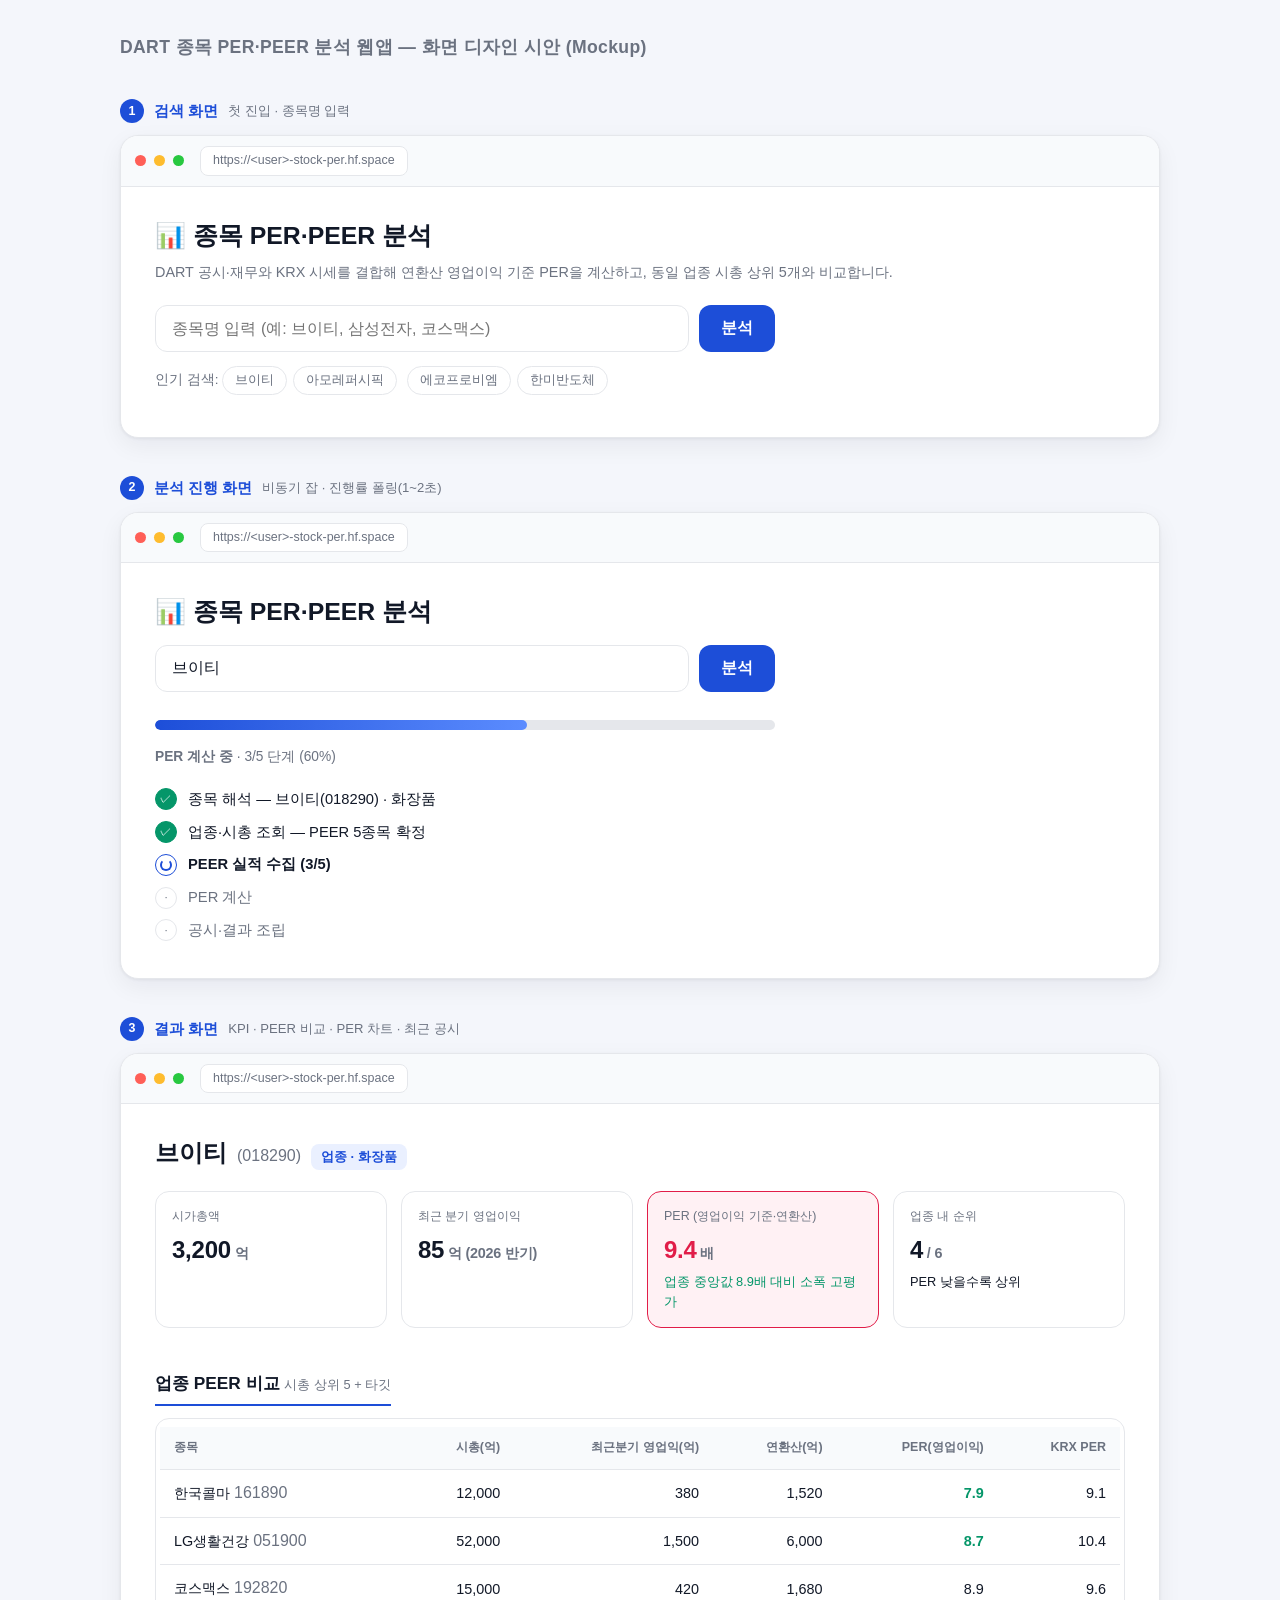
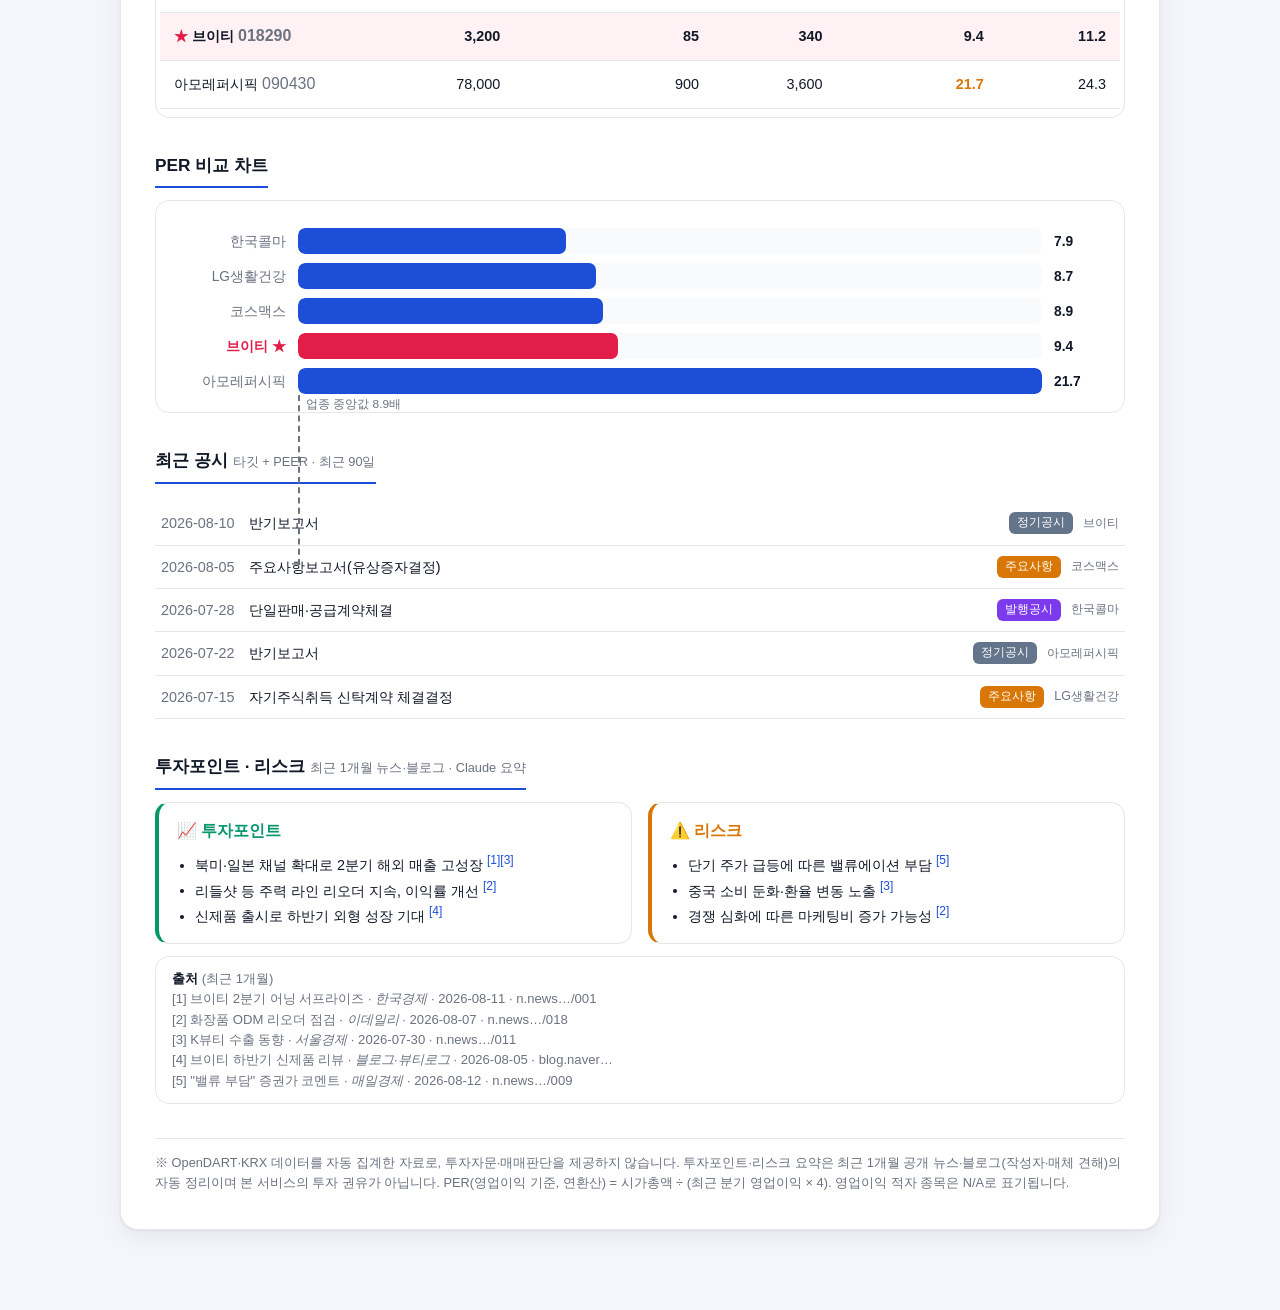
<file: docs/design/ui-mockup.html>
<!doctype html>
<html lang="ko">
<head>
<meta charset="utf-8">
<meta name="viewport" content="width=device-width, initial-scale=1">
<title>DART 종목 PER·PEER 분석 — 화면 시안</title>
<style>
  :root{
    --bg:#f4f6fb; --panel:#ffffff; --fg:#111827; --muted:#6b7280; --line:#e5e7eb;
    --brand:#1d4ed8; --brand-soft:#eaf0ff; --target:#e11d48; --target-soft:#fff1f4;
    --good:#059669; --warn:#d97706; --head:#f8fafc; --chip:#5b8cff;
    --shadow:0 1px 3px rgba(16,24,40,.06),0 8px 24px rgba(16,24,40,.06);
  }
  @media (prefers-color-scheme:dark){
    :root{--bg:#0d1017;--panel:#151a22;--fg:#e6e9ef;--muted:#9aa3b2;--line:#252b36;
      --brand:#5b8cff;--brand-soft:#1a2440;--target:#fb7185;--target-soft:#2a1720;
      --good:#34d399;--warn:#fbbf24;--head:#1b212b;--chip:#3b6ae0;
      --shadow:0 1px 3px rgba(0,0,0,.4),0 8px 24px rgba(0,0,0,.35);}
  }
  *{box-sizing:border-box}
  body{margin:0;background:var(--bg);color:var(--fg);
    font-family:-apple-system,BlinkMacSystemFont,"Apple SD Gothic Neo","Segoe UI",Roboto,sans-serif;line-height:1.55}
  .page{max-width:1080px;margin:0 auto;padding:28px 20px 80px}
  .doc-title{font-size:1.1rem;color:var(--muted);font-weight:600;letter-spacing:.02em;margin:6px 0 22px}
  .state-label{display:flex;align-items:center;gap:10px;margin:38px 0 12px;font-weight:700;font-size:.95rem;color:var(--brand)}
  .state-label .n{display:inline-grid;place-items:center;width:24px;height:24px;border-radius:50%;
    background:var(--brand);color:#fff;font-size:.78rem}
  .state-label .hint{color:var(--muted);font-weight:500;font-size:.82rem}

  .frame{background:var(--panel);border:1px solid var(--line);border-radius:18px;box-shadow:var(--shadow);overflow:hidden}
  .browserbar{display:flex;align-items:center;gap:8px;padding:10px 14px;background:var(--head);border-bottom:1px solid var(--line)}
  .dot{width:11px;height:11px;border-radius:50%}
  .dot.r{background:#ff5f57}.dot.y{background:#febc2e}.dot.g{background:#28c840}
  .url{margin-left:8px;font-size:.78rem;color:var(--muted);background:var(--panel);border:1px solid var(--line);
    border-radius:8px;padding:4px 12px}
  .body{padding:30px 34px 36px}

  /* 검색 */
  .brand-row{display:flex;align-items:baseline;gap:10px}
  h1{font-size:1.55rem;margin:0}
  .sub{color:var(--muted);font-size:.9rem;margin:6px 0 22px}
  .searchbar{display:flex;gap:10px;max-width:620px}
  .searchbar input{flex:1;padding:13px 16px;border:1.5px solid var(--line);border-radius:12px;
    font-size:1rem;background:var(--panel);color:var(--fg)}
  .searchbar input:focus{outline:none;border-color:var(--brand)}
  .btn{padding:13px 22px;border:0;border-radius:12px;background:var(--brand);color:#fff;font-weight:700;font-size:1rem;cursor:pointer}
  .examples{margin-top:14px;color:var(--muted);font-size:.85rem}
  .examples b{color:var(--fg)}
  .tagpill{display:inline-block;border:1px solid var(--line);border-radius:999px;padding:3px 12px;margin:0 6px 6px 0;font-size:.82rem}

  /* 진행 */
  .prog-wrap{max-width:620px}
  .bar{height:10px;background:var(--line);border-radius:8px;overflow:hidden}
  .fill{height:100%;width:60%;background:linear-gradient(90deg,var(--brand),var(--chip));border-radius:8px}
  .steps{list-style:none;padding:0;margin:20px 0 0;display:grid;gap:10px}
  .steps li{display:flex;align-items:center;gap:11px;font-size:.92rem;color:var(--muted)}
  .steps li .ic{width:22px;height:22px;border-radius:50%;display:grid;place-items:center;font-size:.72rem;
    border:1.5px solid var(--line);background:var(--panel)}
  .steps li.done{color:var(--fg)} .steps li.done .ic{background:var(--good);border-color:var(--good);color:#fff}
  .steps li.now{color:var(--fg);font-weight:600} .steps li.now .ic{border-color:var(--brand);color:var(--brand)}
  .spin{width:12px;height:12px;border:2px solid var(--brand);border-top-color:transparent;border-radius:50%}
  .prog-caption{margin-top:16px;font-size:.86rem;color:var(--muted)}

  /* 결과 */
  .result-head{display:flex;align-items:baseline;gap:10px;flex-wrap:wrap}
  .result-head h1{font-size:1.5rem}
  .code{color:var(--muted);font-size:1rem}
  .sector-chip{background:var(--brand-soft);color:var(--brand);border-radius:8px;padding:3px 10px;font-size:.8rem;font-weight:600}
  .kpis{display:grid;grid-template-columns:repeat(4,1fr);gap:14px;margin:20px 0 8px}
  .kpi{background:var(--panel);border:1px solid var(--line);border-radius:14px;padding:15px 16px}
  .kpi .lab{font-size:.78rem;color:var(--muted)}
  .kpi .val{font-size:1.5rem;font-weight:800;margin-top:4px;letter-spacing:-.01em}
  .kpi .val small{font-size:.9rem;font-weight:600;color:var(--muted)}
  .kpi.hl{background:var(--target-soft);border-color:var(--target)}
  .kpi.hl .val{color:var(--target)}
  .kpi .note{font-size:.8rem;margin-top:4px}
  .note.good{color:var(--good)} .note.warn{color:var(--warn)}

  h2{font-size:1.08rem;margin:34px 0 12px;padding-bottom:8px;border-bottom:2px solid var(--brand);display:inline-block}
  .card{background:var(--panel);border:1px solid var(--line);border-radius:14px;padding:8px 4px}

  table{width:100%;border-collapse:collapse;font-size:.9rem}
  th,td{padding:11px 14px;border-bottom:1px solid var(--line);white-space:nowrap;text-align:left}
  th{background:var(--head);color:var(--muted);font-size:.78rem;font-weight:600}
  td.num,th.num{text-align:right;font-variant-numeric:tabular-nums}
  tr.target td{background:var(--target-soft);font-weight:700}
  tr.target td:first-child::before{content:"★ ";color:var(--target)}
  .badge-under{color:var(--good);font-weight:700}
  .badge-over{color:var(--warn);font-weight:700}

  /* PER 차트 (CSS 막대) */
  .chart{padding:18px 10px 8px}
  .chart .row{display:grid;grid-template-columns:120px 1fr 60px;align-items:center;gap:12px;margin:9px 0}
  .chart .name{font-size:.86rem;text-align:right;color:var(--muted)}
  .chart .track{background:var(--head);border-radius:7px;height:26px;position:relative;overflow:hidden}
  .chart .barfill{height:100%;border-radius:7px;background:var(--brand)}
  .chart .row.target .barfill{background:var(--target)}
  .chart .row.target .name{color:var(--target);font-weight:700}
  .chart .pv{font-size:.86rem;font-weight:700;font-variant-numeric:tabular-nums}
  .median-line{position:relative;height:0;margin:2px 0 10px 132px}
  .median-line span{position:absolute;top:-8px;font-size:.74rem;color:var(--muted);border-left:2px dashed var(--muted);padding-left:6px;height:170px}

  .disc{list-style:none;padding:0;margin:6px 0 0}
  .disc li{display:flex;align-items:center;gap:10px;padding:10px 6px;border-bottom:1px solid var(--line);font-size:.9rem}
  .disc .d{color:var(--muted);font-variant-numeric:tabular-nums;width:78px;flex:none}
  .disc .t{flex:1}
  .disc .type{font-size:.72rem;color:#fff;border-radius:6px;padding:2px 8px;flex:none}
  .type.reg{background:#64748b}.type.major{background:#d97706}.type.issue{background:#7c3aed}.type.etc{background:#94a3b8}
  .disc .corp{font-size:.78rem;color:var(--muted);flex:none}

  .disclaimer{margin-top:34px;padding-top:14px;border-top:1px solid var(--line);color:var(--muted);font-size:.8rem}

  @media (max-width:720px){
    .kpis{grid-template-columns:repeat(2,1fr)}
    .chart .row{grid-template-columns:84px 1fr 48px}
    .body{padding:22px 18px}
    table{display:block;overflow-x:auto}
  }
</style>
</head>
<body>
<div class="page">
  <div class="doc-title">DART 종목 PER·PEER 분석 웹앱 — 화면 디자인 시안 (Mockup)</div>

  <!-- ================= 상태 1: 검색 ================= -->
  <div class="state-label"><span class="n">1</span> 검색 화면 <span class="hint">첫 진입 · 종목명 입력</span></div>
  <div class="frame">
    <div class="browserbar"><span class="dot r"></span><span class="dot y"></span><span class="dot g"></span>
      <span class="url">https://&lt;user&gt;-stock-per.hf.space</span></div>
    <div class="body">
      <div class="brand-row"><h1>📊 종목 PER·PEER 분석</h1></div>
      <p class="sub">DART 공시·재무와 KRX 시세를 결합해 연환산 영업이익 기준 PER을 계산하고, 동일 업종 시총 상위 5개와 비교합니다.</p>
      <div class="searchbar">
        <input placeholder="종목명 입력 (예: 브이티, 삼성전자, 코스맥스)" value="">
        <button class="btn">분석</button>
      </div>
      <div class="examples">인기 검색:
        <span class="tagpill">브이티</span><span class="tagpill">아모레퍼시픽</span>
        <span class="tagpill">에코프로비엠</span><span class="tagpill">한미반도체</span>
      </div>
    </div>
  </div>

  <!-- ================= 상태 2: 진행 ================= -->
  <div class="state-label"><span class="n">2</span> 분석 진행 화면 <span class="hint">비동기 잡 · 진행률 폴링(1~2초)</span></div>
  <div class="frame">
    <div class="browserbar"><span class="dot r"></span><span class="dot y"></span><span class="dot g"></span>
      <span class="url">https://&lt;user&gt;-stock-per.hf.space</span></div>
    <div class="body">
      <div class="brand-row"><h1>📊 종목 PER·PEER 분석</h1></div>
      <div class="searchbar" style="margin:14px 0 28px">
        <input value="브이티" readonly><button class="btn">분석</button>
      </div>
      <div class="prog-wrap">
        <div class="bar"><div class="fill"></div></div>
        <p class="prog-caption"><b>PER 계산 중</b> · 3/5 단계 (60%)</p>
        <ul class="steps">
          <li class="done"><span class="ic">✓</span> 종목 해석 — 브이티(018290) · 화장품</li>
          <li class="done"><span class="ic">✓</span> 업종·시총 조회 — PEER 5종목 확정</li>
          <li class="now"><span class="ic"><span class="spin"></span></span> PEER 실적 수집 (3/5)</li>
          <li><span class="ic">·</span> PER 계산</li>
          <li><span class="ic">·</span> 공시·결과 조립</li>
        </ul>
      </div>
    </div>
  </div>

  <!-- ================= 상태 3: 결과 ================= -->
  <div class="state-label"><span class="n">3</span> 결과 화면 <span class="hint">KPI · PEER 비교 · PER 차트 · 최근 공시</span></div>
  <div class="frame">
    <div class="browserbar"><span class="dot r"></span><span class="dot y"></span><span class="dot g"></span>
      <span class="url">https://&lt;user&gt;-stock-per.hf.space</span></div>
    <div class="body">
      <div class="result-head">
        <h1>브이티</h1><span class="code">(018290)</span>
        <span class="sector-chip">업종 · 화장품</span>
      </div>

      <div class="kpis">
        <div class="kpi"><div class="lab">시가총액</div><div class="val">3,200<small> 억</small></div></div>
        <div class="kpi"><div class="lab">최근 분기 영업이익</div><div class="val">85<small> 억 (2026 반기)</small></div></div>
        <div class="kpi hl"><div class="lab">PER (영업이익 기준·연환산)</div><div class="val">9.4<small> 배</small></div>
          <div class="note good">업종 중앙값 8.9배 대비 소폭 고평가</div></div>
        <div class="kpi"><div class="lab">업종 내 순위</div><div class="val">4<small> / 6</small></div>
          <div class="note">PER 낮을수록 상위</div></div>
      </div>

      <h2>업종 PEER 비교 <span style="font-size:.8rem;color:var(--muted);font-weight:500">시총 상위 5 + 타깃</span></h2>
      <div class="card">
        <table>
          <thead><tr>
            <th>종목</th><th class="num">시총(억)</th><th class="num">최근분기 영업익(억)</th>
            <th class="num">연환산(억)</th><th class="num">PER(영업이익)</th><th class="num">KRX PER</th>
          </tr></thead>
          <tbody>
            <tr><td>한국콜마 <span class="code">161890</span></td><td class="num">12,000</td><td class="num">380</td><td class="num">1,520</td><td class="num badge-under">7.9</td><td class="num">9.1</td></tr>
            <tr><td>LG생활건강 <span class="code">051900</span></td><td class="num">52,000</td><td class="num">1,500</td><td class="num">6,000</td><td class="num badge-under">8.7</td><td class="num">10.4</td></tr>
            <tr><td>코스맥스 <span class="code">192820</span></td><td class="num">15,000</td><td class="num">420</td><td class="num">1,680</td><td class="num">8.9</td><td class="num">9.6</td></tr>
            <tr class="target"><td>브이티 <span class="code">018290</span></td><td class="num">3,200</td><td class="num">85</td><td class="num">340</td><td class="num">9.4</td><td class="num">11.2</td></tr>
            <tr><td>아모레퍼시픽 <span class="code">090430</span></td><td class="num">78,000</td><td class="num">900</td><td class="num">3,600</td><td class="num badge-over">21.7</td><td class="num">24.3</td></tr>
          </tbody>
        </table>
      </div>

      <h2>PER 비교 차트</h2>
      <div class="card chart">
        <div class="row"><div class="name">한국콜마</div><div class="track"><div class="barfill" style="width:36%"></div></div><div class="pv">7.9</div></div>
        <div class="row"><div class="name">LG생활건강</div><div class="track"><div class="barfill" style="width:40%"></div></div><div class="pv">8.7</div></div>
        <div class="row"><div class="name">코스맥스</div><div class="track"><div class="barfill" style="width:41%"></div></div><div class="pv">8.9</div></div>
        <div class="row target"><div class="name">브이티 ★</div><div class="track"><div class="barfill" style="width:43%"></div></div><div class="pv">9.4</div></div>
        <div class="row"><div class="name">아모레퍼시픽</div><div class="track"><div class="barfill" style="width:100%"></div></div><div class="pv">21.7</div></div>
        <div class="median-line"><span>업종 중앙값 8.9배</span></div>
      </div>

      <h2>최근 공시 <span style="font-size:.8rem;color:var(--muted);font-weight:500">타깃 + PEER · 최근 90일</span></h2>
      <ul class="disc">
        <li><span class="d">2026-08-10</span><span class="t">반기보고서</span><span class="type reg">정기공시</span><span class="corp">브이티</span></li>
        <li><span class="d">2026-08-05</span><span class="t">주요사항보고서(유상증자결정)</span><span class="type major">주요사항</span><span class="corp">코스맥스</span></li>
        <li><span class="d">2026-07-28</span><span class="t">단일판매·공급계약체결</span><span class="type issue">발행공시</span><span class="corp">한국콜마</span></li>
        <li><span class="d">2026-07-22</span><span class="t">반기보고서</span><span class="type reg">정기공시</span><span class="corp">아모레퍼시픽</span></li>
        <li><span class="d">2026-07-15</span><span class="t">자기주식취득 신탁계약 체결결정</span><span class="type major">주요사항</span><span class="corp">LG생활건강</span></li>
      </ul>

      <h2>투자포인트 · 리스크 <span style="font-size:.8rem;color:var(--muted);font-weight:500">최근 1개월 뉴스·블로그 · Claude 요약</span></h2>
      <div style="display:grid;grid-template-columns:1fr 1fr;gap:16px">
        <div class="card" style="padding:16px 18px;border-left:4px solid var(--good)">
          <div style="font-weight:700;color:var(--good);margin-bottom:8px">📈 투자포인트</div>
          <ul style="margin:0;padding-left:18px;font-size:.9rem">
            <li>북미·일본 채널 확대로 2분기 해외 매출 고성장 <sup style="color:var(--brand)">[1][3]</sup></li>
            <li>리들샷 등 주력 라인 리오더 지속, 이익률 개선 <sup style="color:var(--brand)">[2]</sup></li>
            <li>신제품 출시로 하반기 외형 성장 기대 <sup style="color:var(--brand)">[4]</sup></li>
          </ul>
        </div>
        <div class="card" style="padding:16px 18px;border-left:4px solid var(--warn)">
          <div style="font-weight:700;color:var(--warn);margin-bottom:8px">⚠️ 리스크</div>
          <ul style="margin:0;padding-left:18px;font-size:.9rem">
            <li>단기 주가 급등에 따른 밸류에이션 부담 <sup style="color:var(--brand)">[5]</sup></li>
            <li>중국 소비 둔화·환율 변동 노출 <sup style="color:var(--brand)">[3]</sup></li>
            <li>경쟁 심화에 따른 마케팅비 증가 가능성 <sup style="color:var(--brand)">[2]</sup></li>
          </ul>
        </div>
      </div>
      <div class="card" style="margin-top:12px;padding:12px 16px;font-size:.82rem;color:var(--muted)">
        <b style="color:var(--fg)">출처</b> (최근 1개월)<br>
        [1] 브이티 2분기 어닝 서프라이즈 · <i>한국경제</i> · 2026-08-11 · n.news…/001<br>
        [2] 화장품 ODM 리오더 점검 · <i>이데일리</i> · 2026-08-07 · n.news…/018<br>
        [3] K뷰티 수출 동향 · <i>서울경제</i> · 2026-07-30 · n.news…/011<br>
        [4] 브이티 하반기 신제품 리뷰 · <i>블로그·뷰티로그</i> · 2026-08-05 · blog.naver…<br>
        [5] "밸류 부담" 증권가 코멘트 · <i>매일경제</i> · 2026-08-12 · n.news…/009
      </div>

      <div class="disclaimer">
        ※ OpenDART·KRX 데이터를 자동 집계한 자료로, 투자자문·매매판단을 제공하지 않습니다.
        투자포인트·리스크 요약은 최근 1개월 공개 뉴스·블로그(작성자·매체 견해)의 자동 정리이며 본 서비스의 투자 권유가 아닙니다.
        PER(영업이익 기준, 연환산) = 시가총액 ÷ (최근 분기 영업이익 × 4). 영업이익 적자 종목은 N/A로 표기됩니다.
      </div>
    </div>
  </div>

</div>
</body>
</html>
</file>
